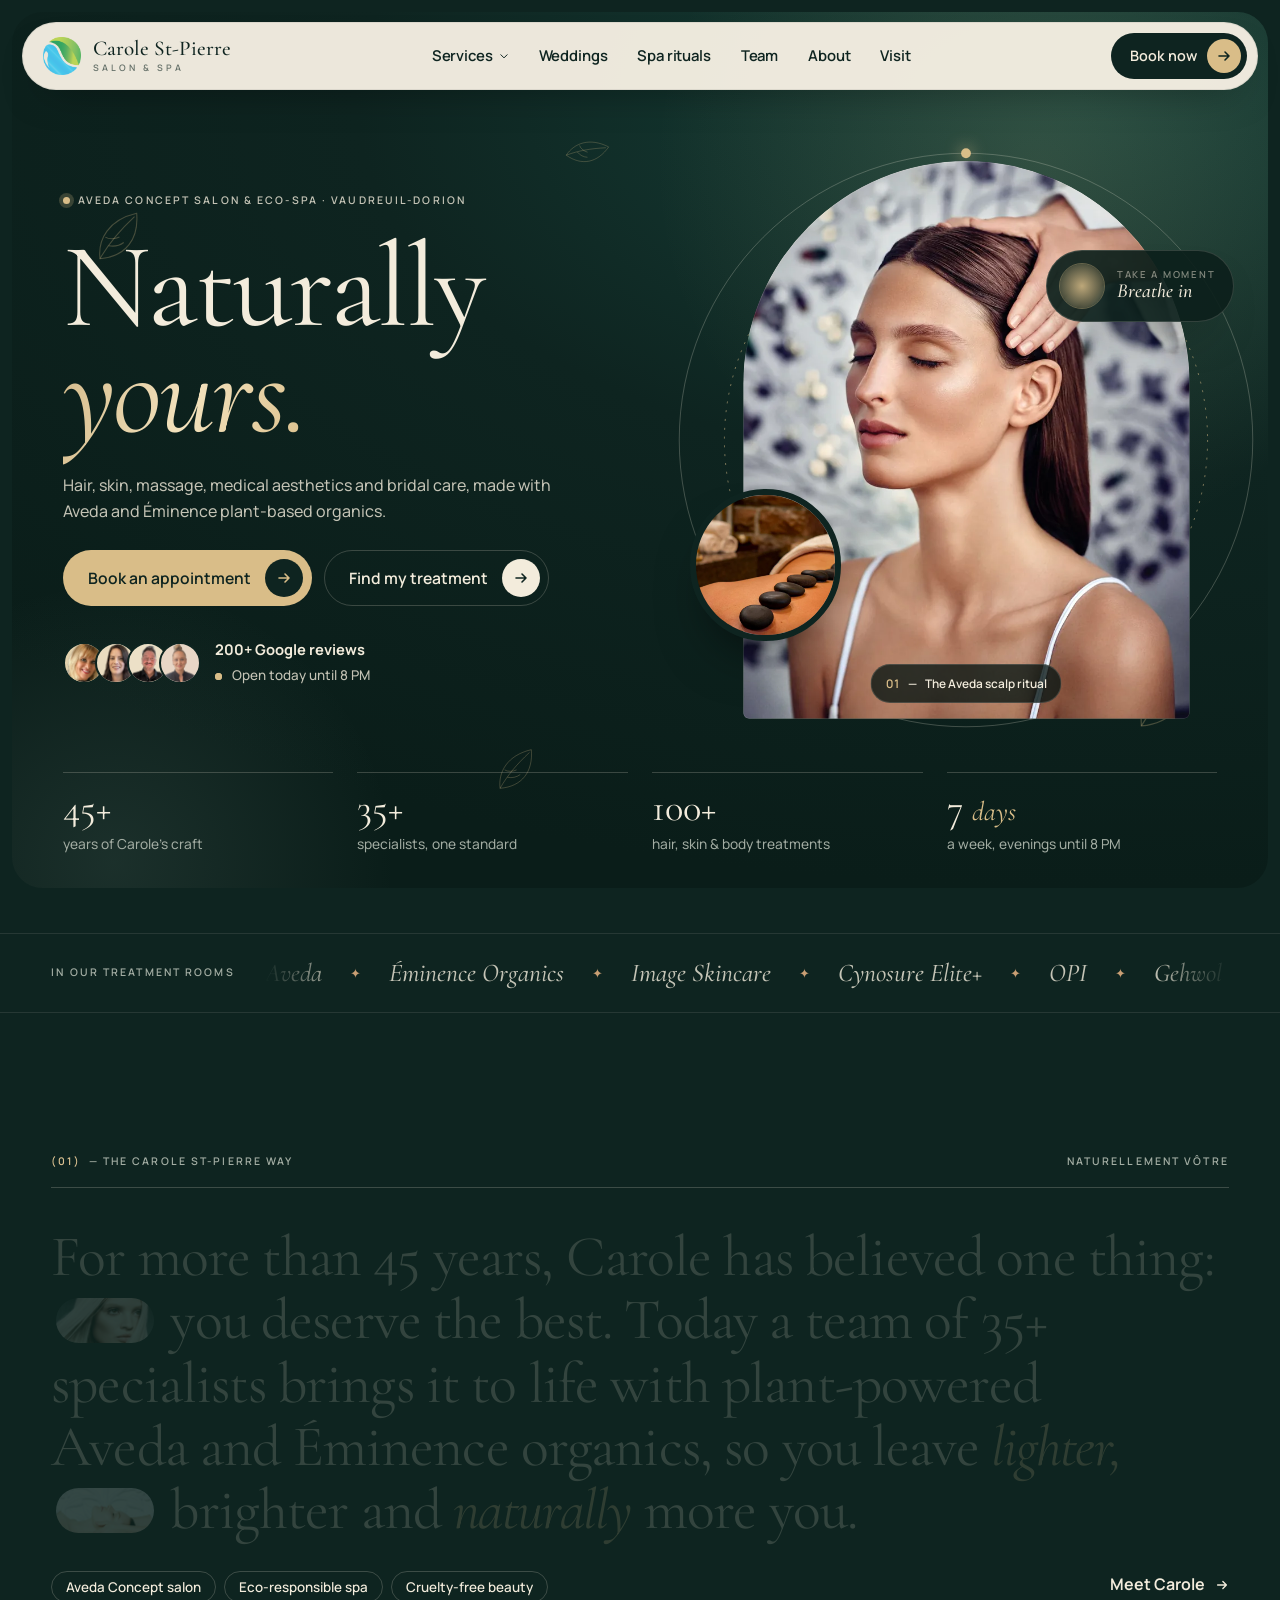
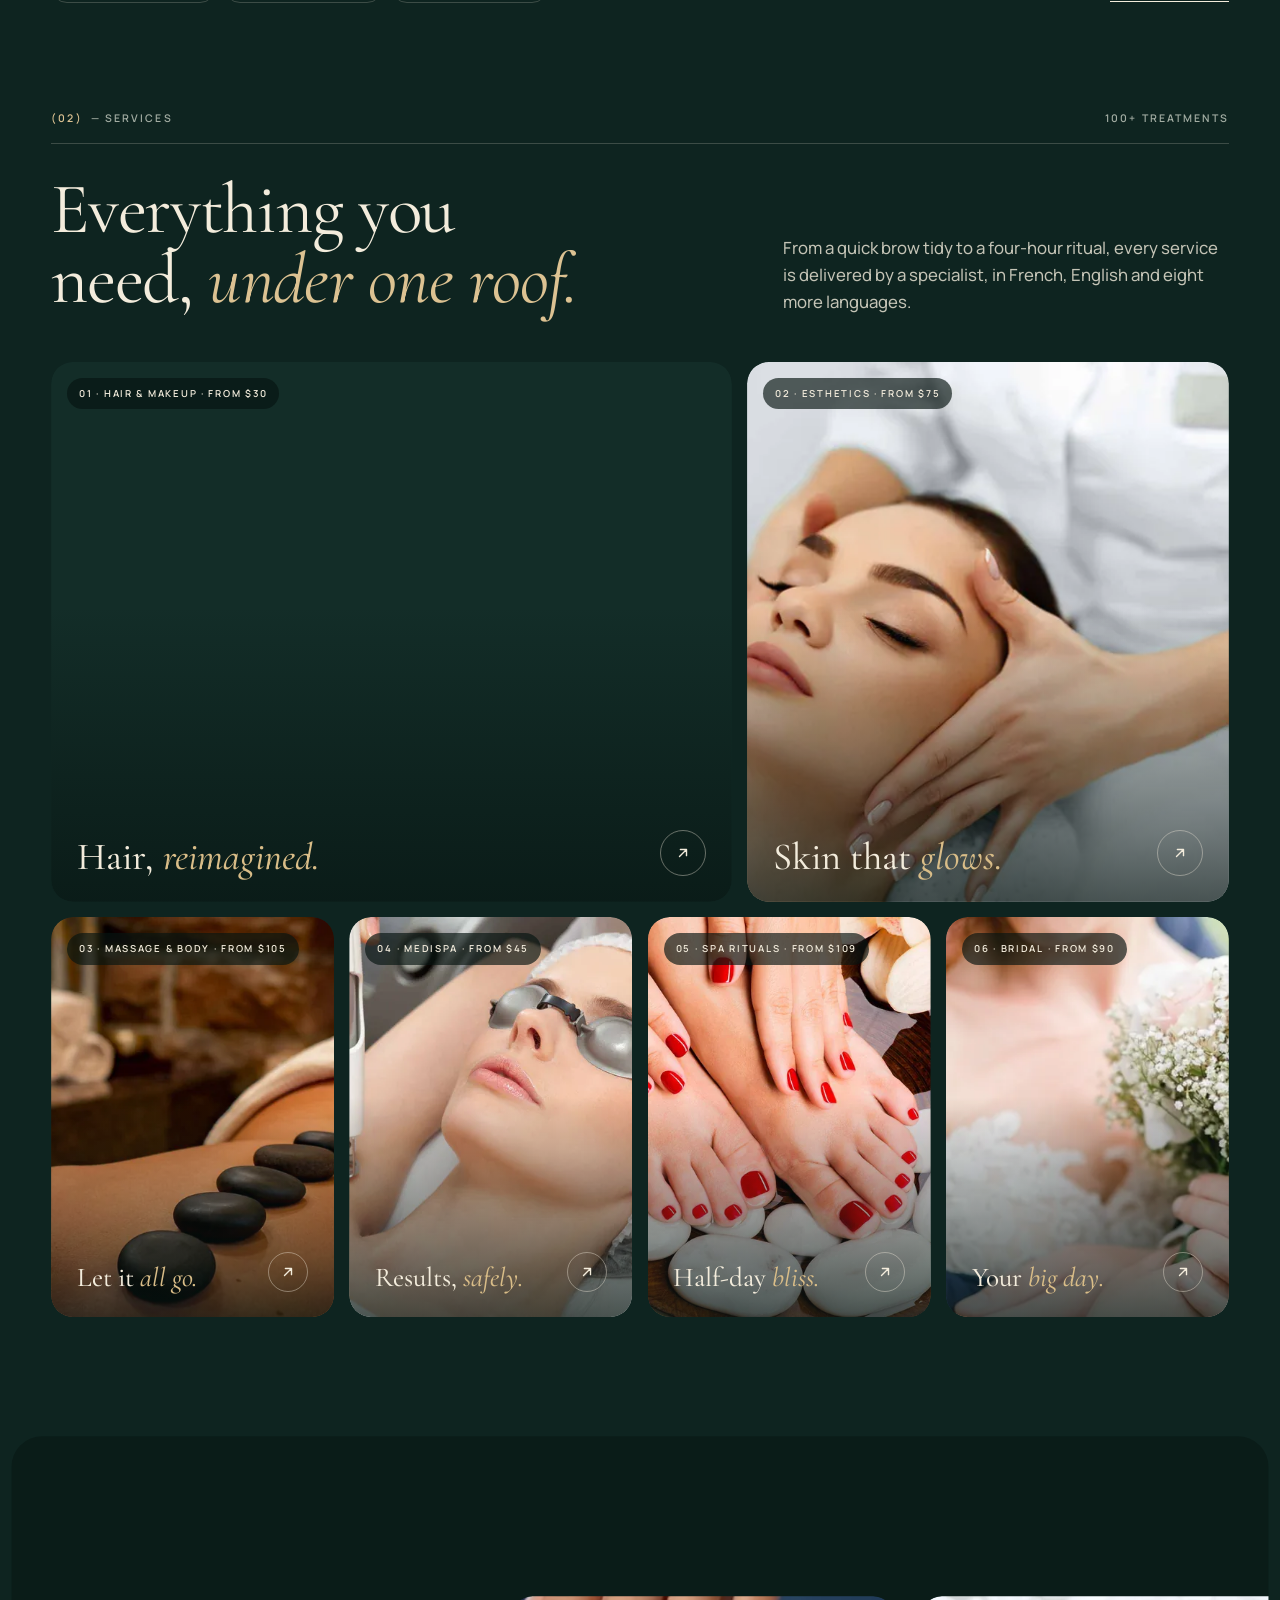
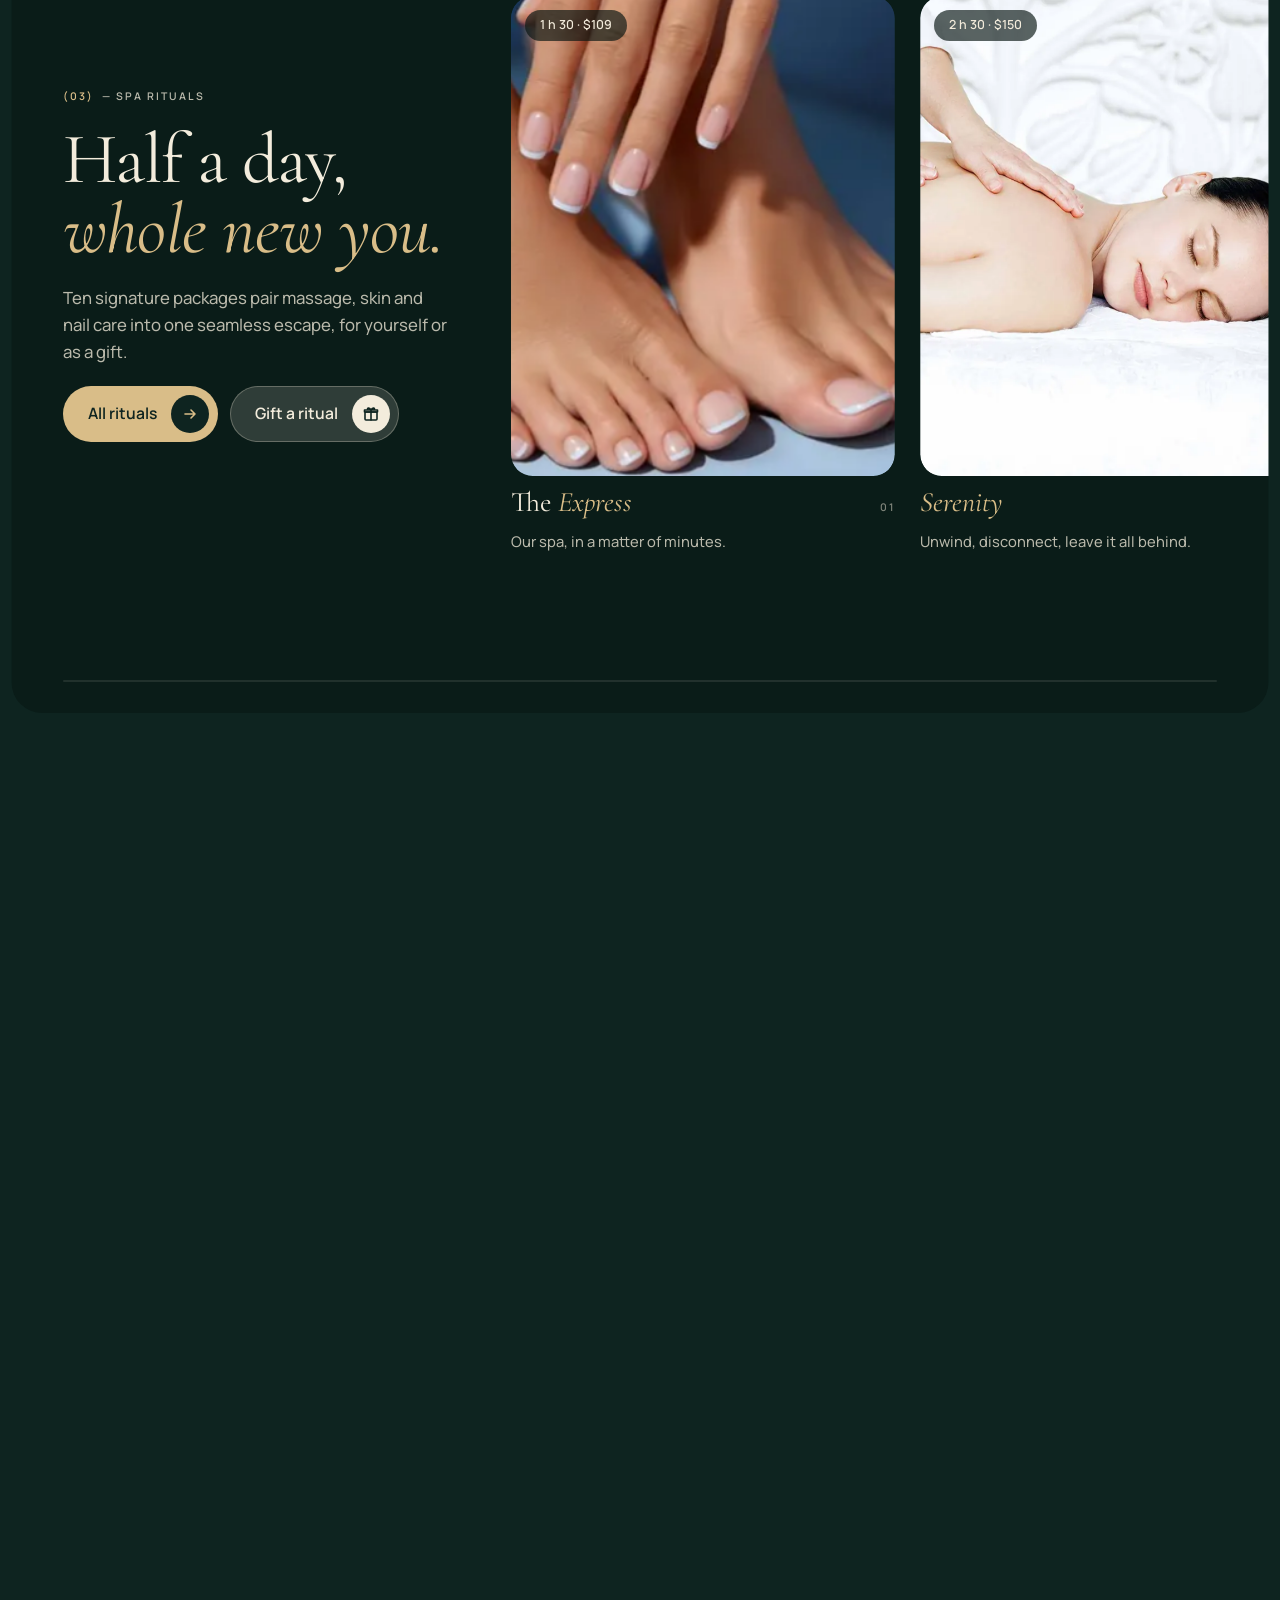
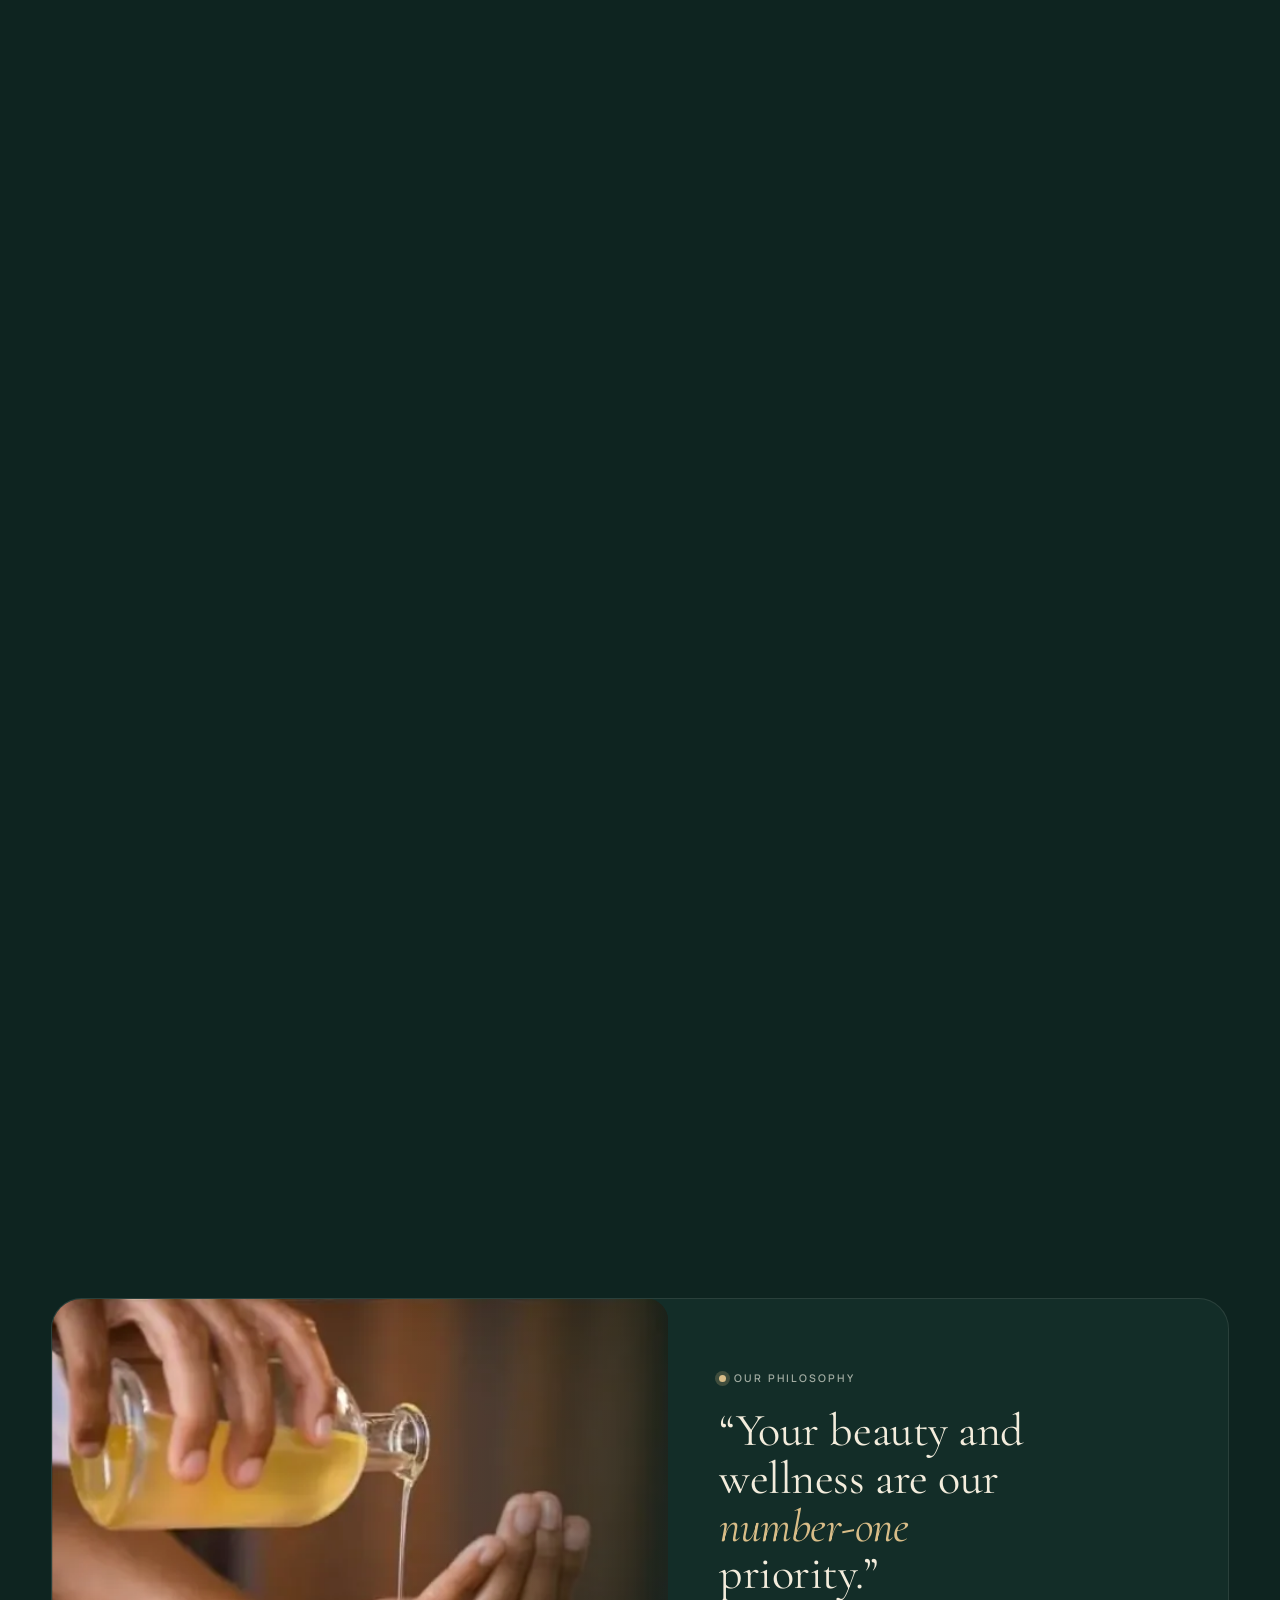
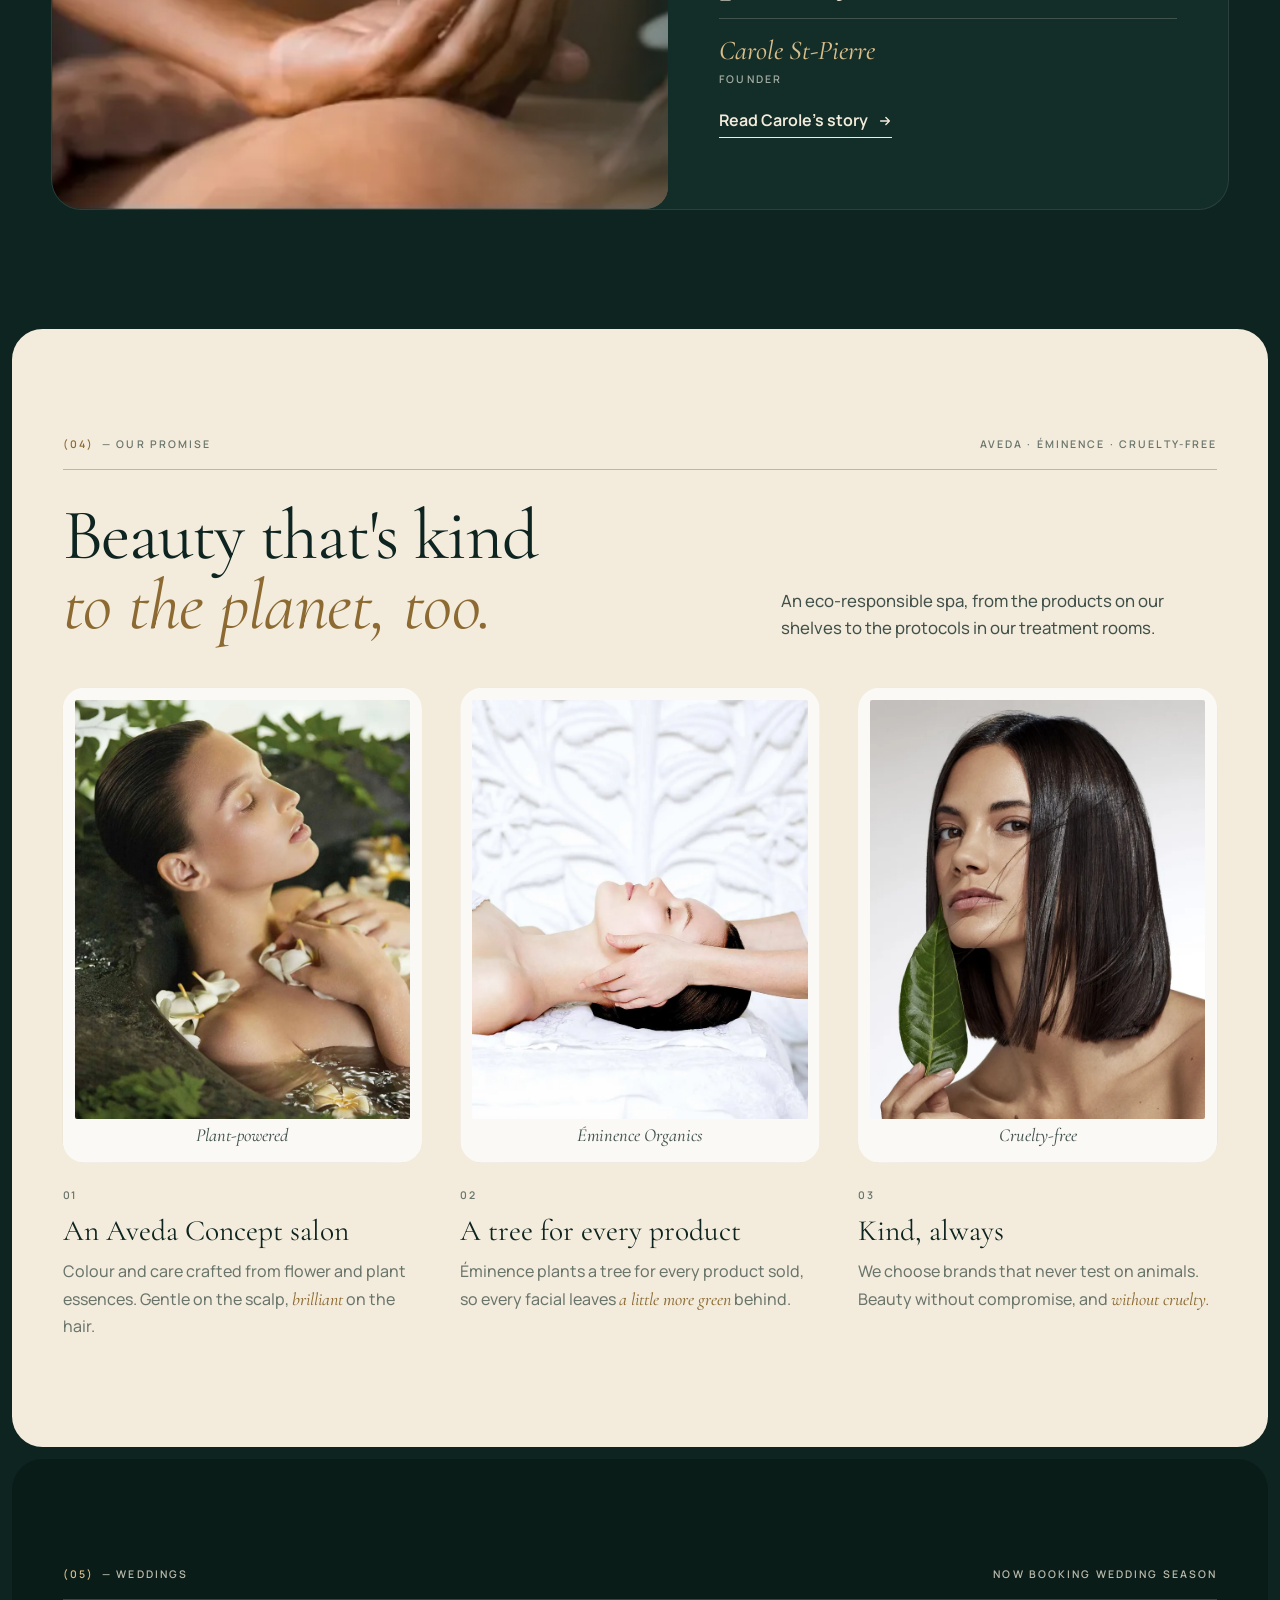
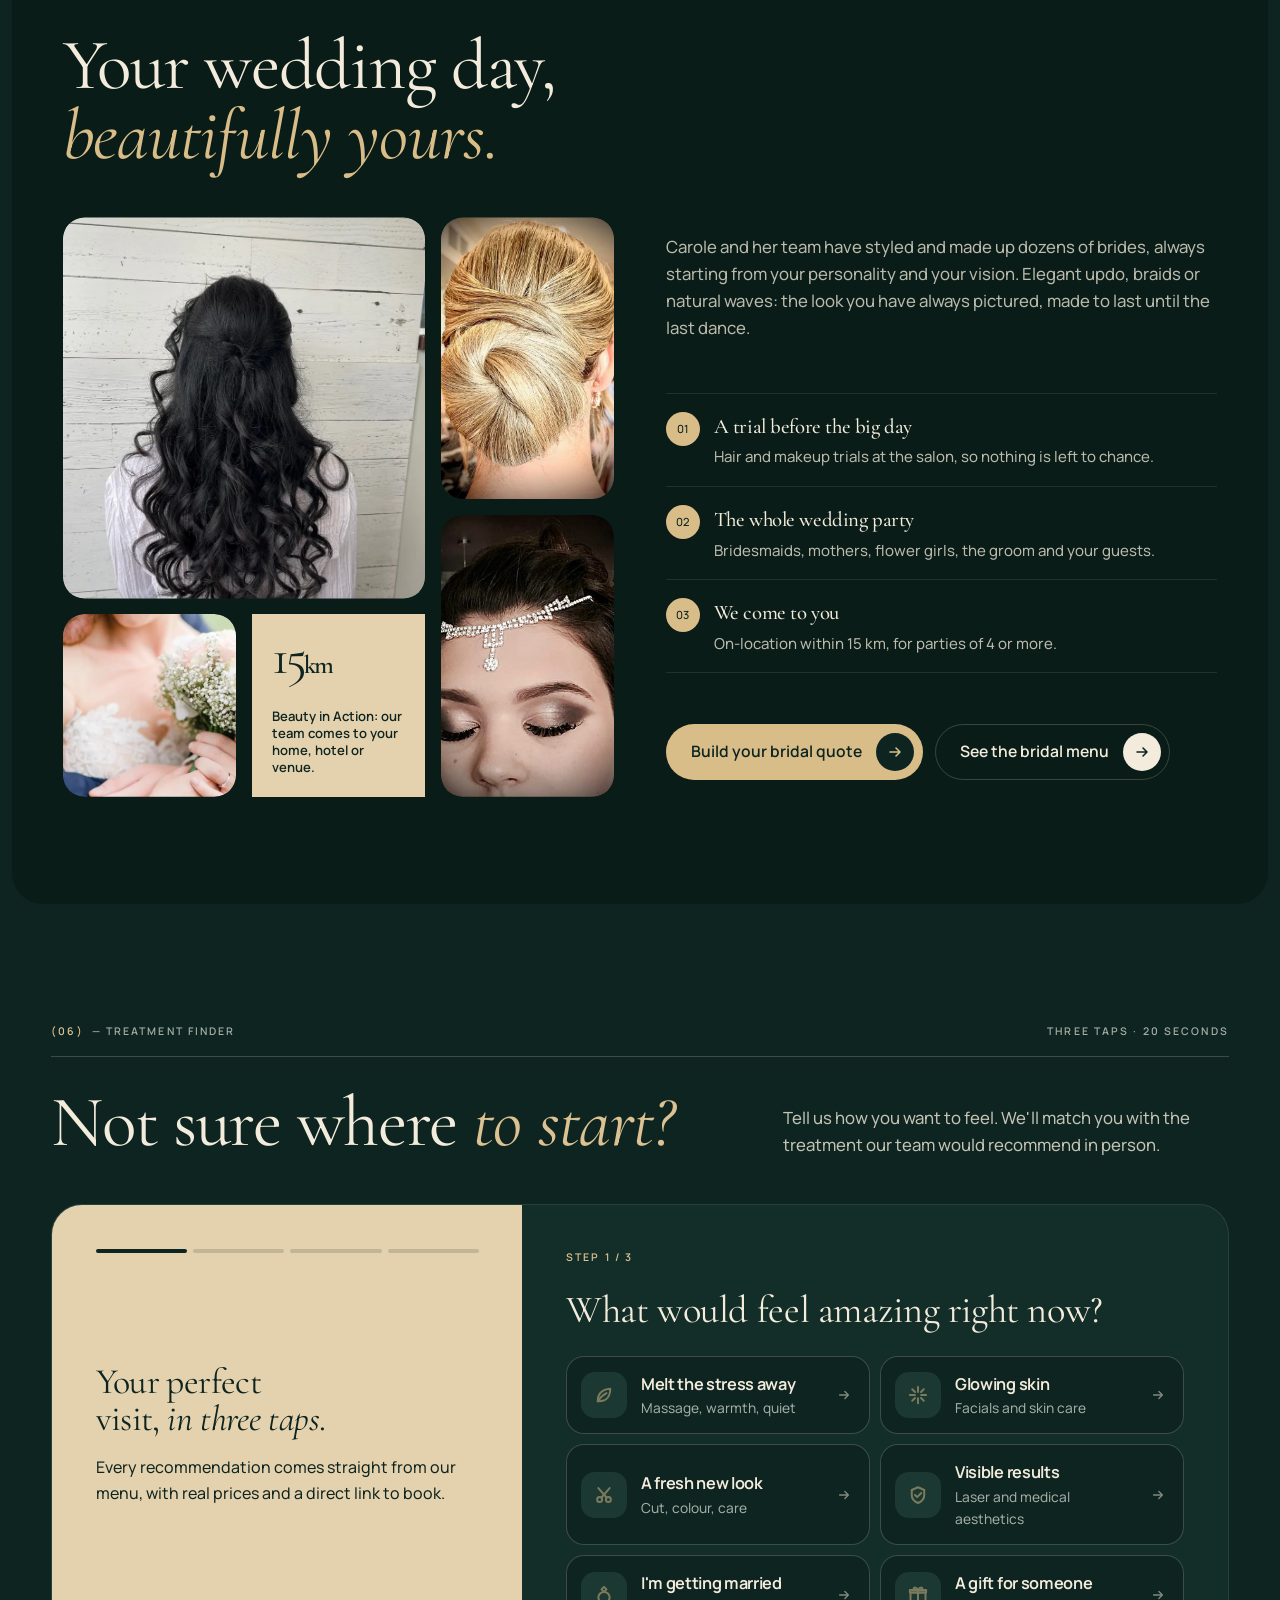
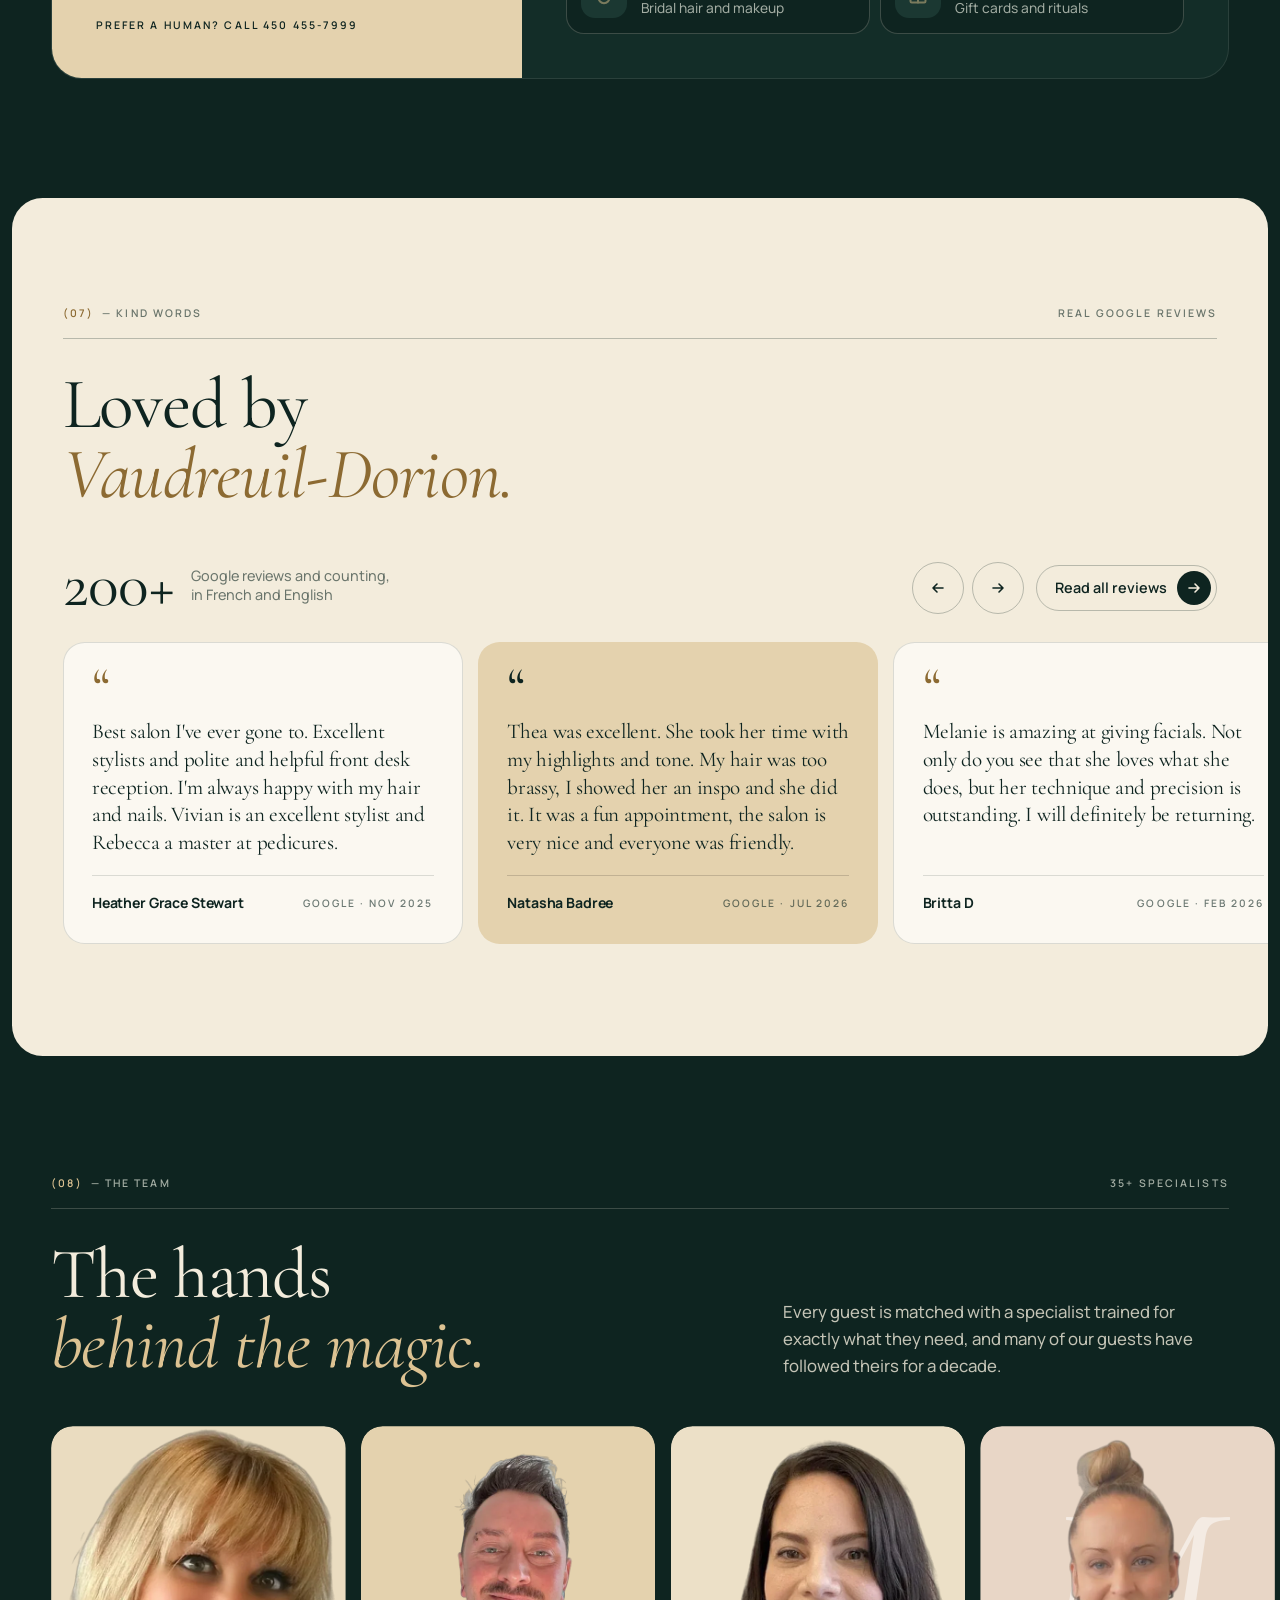
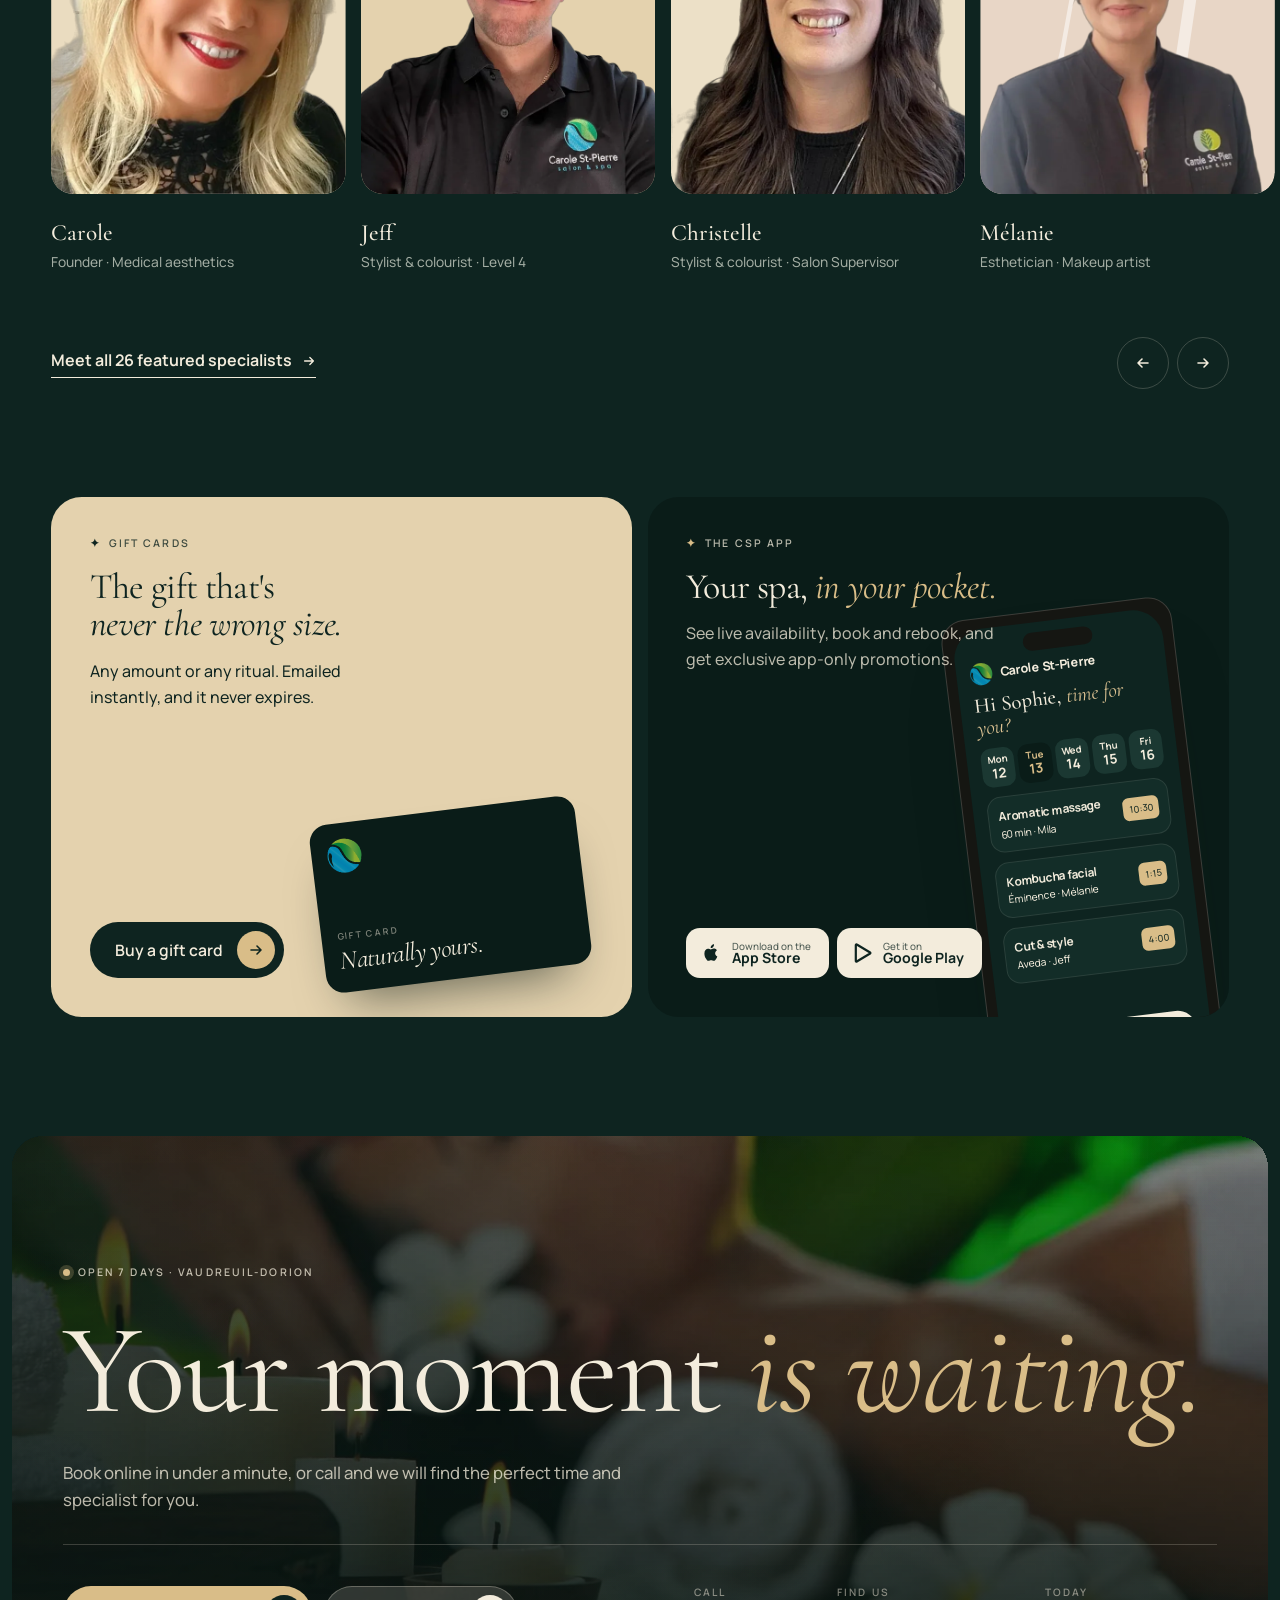
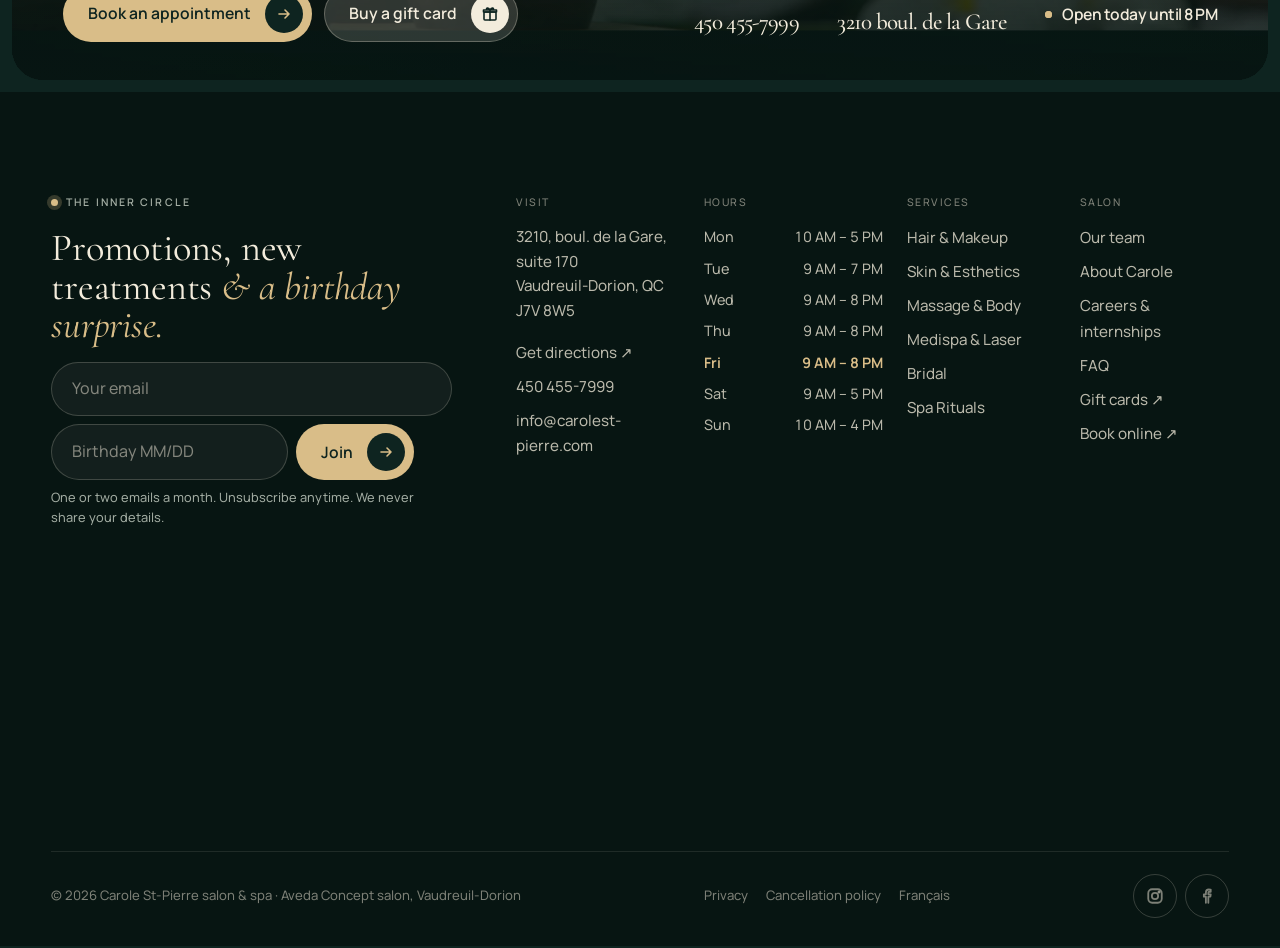
<file: index.html>
<!doctype html>
<html lang="en" class="no-js">
<head>
<meta charset="utf-8">
<meta name="viewport" content="width=device-width, initial-scale=1, viewport-fit=cover">
<title>Carole St-Pierre salon &amp; spa | Aveda hair salon &amp; spa in Vaudreuil-Dorion</title>
<meta name="description" content="Aveda Concept hair salon and eco-responsible spa in Vaudreuil-Dorion: hair, facials, massage, laser, medical aesthetics and bridal styling. Open 7 days. Book online.">
<link rel="canonical" href="https://www.carolest-pierre.com/">
<meta name="theme-color" content="#0e2420">
<meta property="og:type" content="website">
<meta property="og:title" content="Carole St-Pierre salon &amp; spa | Aveda hair salon &amp; spa in Vaudreuil-Dorion">
<meta property="og:description" content="Aveda Concept hair salon and eco-responsible spa in Vaudreuil-Dorion: hair, facials, massage, laser, medical aesthetics and bridal styling. Open 7 days. Book online.">
<meta property="og:image" content="https://www.carolest-pierre.com/assets/img/ritual-scalp.webp">
<meta property="og:locale" content="en_CA">
<meta name="twitter:card" content="summary_large_image">
<link rel="icon" href="favicon.png" type="image/png">
<link rel="apple-touch-icon" href="apple-touch-icon.png">
<link rel="preload" href="assets/fonts/manrope-normal-latin.woff2" as="font" type="font/woff2" crossorigin>
<link rel="preload" href="assets/fonts/cormorant-garamond-normal-latin.woff2" as="font" type="font/woff2" crossorigin>
<link rel="preload" href="assets/fonts/cormorant-garamond-italic-latin.woff2" as="font" type="font/woff2" crossorigin>
<link rel="stylesheet" href="assets/css/fonts.css?v=28b0ab2d">
<link rel="stylesheet" href="assets/css/main.css?v=dfe1f55d">
<script>document.documentElement.classList.replace("no-js","js");if("scrollRestoration"in history)history.scrollRestoration="manual";try{if(sessionStorage.getItem("csp-pt")==="1"&&!matchMedia("(prefers-reduced-motion: reduce)").matches)document.documentElement.classList.add("pt-enter")}catch(e){}</script>
<script type="application/ld+json">{"@context": "https://schema.org", "@type": ["BeautySalon", "DaySpa", "HairSalon"], "name": "Carole St-Pierre salon & spa", "url": "https://www.carolest-pierre.com", "telephone": "+1-450-455-7999", "email": "info@carolest-pierre.com", "image": "https://www.carolest-pierre.com/assets/img/ritual-scalp.webp", "logo": "https://www.carolest-pierre.com/assets/img/logo-mark.png", "priceRange": "$$", "address": {"@type": "PostalAddress", "streetAddress": "3210 boul. de la Gare, suite 170", "addressLocality": "Vaudreuil-Dorion", "addressRegion": "QC", "postalCode": "J7V 8W5", "addressCountry": "CA"}, "openingHoursSpecification": [{"@type": "OpeningHoursSpecification", "dayOfWeek": "Monday", "opens": "10:00", "closes": "17:00"}, {"@type": "OpeningHoursSpecification", "dayOfWeek": "Tuesday", "opens": "09:00", "closes": "19:00"}, {"@type": "OpeningHoursSpecification", "dayOfWeek": "Wednesday", "opens": "09:00", "closes": "20:00"}, {"@type": "OpeningHoursSpecification", "dayOfWeek": "Thursday", "opens": "09:00", "closes": "20:00"}, {"@type": "OpeningHoursSpecification", "dayOfWeek": "Friday", "opens": "09:00", "closes": "20:00"}, {"@type": "OpeningHoursSpecification", "dayOfWeek": "Saturday", "opens": "09:00", "closes": "17:00"}, {"@type": "OpeningHoursSpecification", "dayOfWeek": "Sunday", "opens": "10:00", "closes": "16:00"}], "sameAs": ["https://www.instagram.com/carolestpierre.salonspa/", "https://www.facebook.com/profile.php?id=61553709430803"], "founder": {"@type": "Person", "name": "Carole St-Pierre"}}</script>
<script type="speculationrules">{"prefetch":[{"where":{"and":[{"selector_matches":"a[href$='.html'], a[href*='.html#']"},{"not":{"selector_matches":"[target=_blank]"}}]},"eagerness":"moderate"}]}</script>
<script src="assets/vendor/gsap.min.js" defer></script>
<script src="assets/vendor/ScrollTrigger.min.js" defer></script>
<script src="assets/js/config.js?v=45bf815a" defer></script>
<script src="assets/js/main.js?v=cb406834" defer></script>
</head>
<body>
<a class="skip-link" href="#main">Skip to content</a>
<div class="pt" aria-hidden="true"><div class="pt-in"><img src="assets/img/logo-mark.png" alt="" width="52" height="52"><p class="pt-name">Carole St-Pierre</p><p class="pt-to"><span data-pt-to>Home</span></p><span class="pt-line"><b></b></span></div></div>
<div class="loader" aria-hidden="true"><span class="loader-glow"></span><div class="loader-inner"><div class="loader-mark"><svg class="loader-ring" viewBox="0 0 120 120"><circle class="track" cx="60" cy="60" r="56"/><circle class="prog" cx="60" cy="60" r="56" pathLength="100"/></svg><img src="assets/img/logo-mark.png" alt="" width="56" height="56"></div><p class="loader-name"><span style="--i:0">C</span><span style="--i:1">a</span><span style="--i:2">r</span><span style="--i:3">o</span><span style="--i:4">l</span><span style="--i:5">e</span><span style="--i:6">&nbsp;</span><span style="--i:7">S</span><span style="--i:8">t</span><span style="--i:9">-</span><span style="--i:10">P</span><span style="--i:11">i</span><span style="--i:12">e</span><span style="--i:13">r</span><span style="--i:14">r</span><span style="--i:15">e</span></p><p class="loader-sub">salon &amp; spa <i>✦</i> naturellement vôtre</p></div><div class="loader-foot"><span>Vaudreuil-Dorion</span><span class="loader-line"><b></b></span><span class="count">0%</span></div></div>
<header class="site-header" data-tone="dark">
  <nav class="nav-bar" aria-label="Main">
    <a class="brand" href="index.html" aria-label="Carole St-Pierre salon &amp; spa, home">
      <img src="assets/img/logo-mark.png" width="38" height="38" alt="">
      <span class="brand-text"><span class="brand-name">Carole St-Pierre</span><span class="brand-sub">salon &amp; spa</span></span>
    </a>
    <ul class="nav-links" role="list">
      <li class="has-drop"><button type="button" aria-expanded="false" aria-haspopup="true">Services <svg class="" viewBox="0 0 16 16" fill="none" stroke="currentColor" stroke-width="1.6" stroke-linecap="round" stroke-linejoin="round" aria-hidden="true"><path d="m3 6 5 5 5-5"/></svg></button>
        <ul class="drop" role="list"><li><a href="hair.html"><img src="assets/img/aveda-bob.webp" width="500" height="633" alt="" loading="lazy" decoding="async"><div><strong>Hair &amp; Makeup</strong><span>Aveda cuts, colour, treatments</span></div></a></li><li><a href="skin.html"><img src="assets/img/facial-white.webp" srcset="assets/img/facial-white-800.webp 800w, assets/img/facial-white.webp 1200w" sizes="64px" width="1200" height="1600" alt="" loading="lazy" decoding="async"><div><strong>Skin &amp; Esthetics</strong><span>Facials, nails, lashes, waxing</span></div></a></li><li><a href="massage.html"><img src="assets/img/massage-hands.webp" srcset="assets/img/massage-hands-800.webp 800w, assets/img/massage-hands.webp 1024w" sizes="64px" width="1024" height="512" alt="" loading="lazy" decoding="async"><div><strong>Massage &amp; Body</strong><span>15+ techniques, wraps, balneo</span></div></a></li><li><a href="medispa.html"><img src="assets/img/laser.webp" srcset="assets/img/laser-800.webp 800w, assets/img/laser.webp 1600w" sizes="64px" width="1600" height="1067" alt="" loading="lazy" decoding="async"><div><strong>Medispa &amp; Laser</strong><span>Laser, mesotherapy, peels</span></div></a></li><li><a href="weddings.html"><img src="assets/img/bridal-updo.webp" width="600" height="890" alt="" loading="lazy" decoding="async"><div><strong>Bridal</strong><span>Trials, parties, on-location</span></div></a></li><li><a href="rituals.html"><img src="assets/img/hot-stones.webp" srcset="assets/img/hot-stones-800.webp 800w, assets/img/hot-stones.webp 1600w" sizes="64px" width="1600" height="1067" alt="" loading="lazy" decoding="async"><div><strong>Spa Rituals</strong><span>Half-day &amp; full-day packages</span></div></a></li>
          <li class="drop-foot"><span class="muted">100+ treatments, open 7 days</span><a href="https://carolestpierre.zenoti.com/webstoreNew/services" target="_blank" rel="noopener">Book online →</a></li>
        </ul>
      </li>
      <li><a href="weddings.html">Weddings</a></li><li><a href="rituals.html">Spa rituals</a></li><li><a href="team.html">Team</a></li><li><a href="about.html">About</a></li><li><a href="visit.html">Visit</a></li>
    </ul>
    <div class="nav-actions">
      <a class="nav-phone" href="tel:+14504557999">450 455-7999</a>
      <span class="nav-book"><a class="btn btn--lime btn--sm" href="https://carolestpierre.zenoti.com/webstoreNew/services" target="_blank" rel="noopener">Book now <span class="ic"><svg class="" viewBox="0 0 16 16" fill="none" stroke="currentColor" stroke-width="1.6" stroke-linecap="round" stroke-linejoin="round" aria-hidden="true"><path d="M3 8h10M9 4l4 4-4 4"/></svg></span></a><a class="nav-book-sm" href="https://carolestpierre.zenoti.com/webstoreNew/services" target="_blank" rel="noopener">Book</a></span>
      <button class="menu-toggle" type="button" aria-expanded="false" aria-controls="menu">Menu <span class="bars"><i></i><i></i></span></button>
    </div>
  </nav>
</header>
<div class="menu" id="menu" aria-hidden="true" role="dialog" aria-modal="true" aria-label="Site menu">
  <div class="menu-top">
    <a class="brand" href="index.html"><img src="assets/img/logo-mark.png" width="38" height="38" alt=""><span class="brand-text"><span class="brand-name">Carole St-Pierre</span><span class="brand-sub">salon &amp; spa</span></span></a>
    <button class="menu-close" type="button" aria-label="Close menu"><svg class="" viewBox="0 0 16 16" fill="none" stroke="currentColor" stroke-width="1.6" stroke-linecap="round" stroke-linejoin="round" aria-hidden="true"><path d="m4 4 8 8M12 4l-8 8"/></svg></button>
  </div>
  <div class="menu-body">
    <nav class="menu-list" aria-label="Menu">
      <div class="menu-item menu-acc">
        <button type="button" class="menu-link" aria-expanded="false" aria-controls="menu-services"><span>Services</span><span class="menu-plus" aria-hidden="true"></span></button>
        <div class="menu-acc-panel" id="menu-services"><ul role="list"><li><a href="hair.html"><span>Hair &amp; Makeup</span><small>Aveda cuts, colour, treatments</small></a></li><li><a href="skin.html"><span>Skin &amp; Esthetics</span><small>Facials, nails, lashes, waxing</small></a></li><li><a href="massage.html"><span>Massage &amp; Body</span><small>15+ techniques, wraps, balneo</small></a></li><li><a href="medispa.html"><span>Medispa &amp; Laser</span><small>Laser, mesotherapy, peels</small></a></li></ul></div>
      </div>
      <div class="menu-item"><a class="menu-link" href="weddings.html"><span>Weddings</span><svg class="" viewBox="0 0 16 16" fill="none" stroke="currentColor" stroke-width="1.6" stroke-linecap="round" stroke-linejoin="round" aria-hidden="true"><path d="M3 8h10M9 4l4 4-4 4"/></svg></a></div><div class="menu-item"><a class="menu-link" href="rituals.html"><span>Spa rituals</span><svg class="" viewBox="0 0 16 16" fill="none" stroke="currentColor" stroke-width="1.6" stroke-linecap="round" stroke-linejoin="round" aria-hidden="true"><path d="M3 8h10M9 4l4 4-4 4"/></svg></a></div><div class="menu-item"><a class="menu-link" href="team.html"><span>The team</span><svg class="" viewBox="0 0 16 16" fill="none" stroke="currentColor" stroke-width="1.6" stroke-linecap="round" stroke-linejoin="round" aria-hidden="true"><path d="M3 8h10M9 4l4 4-4 4"/></svg></a></div><div class="menu-item"><a class="menu-link" href="about.html"><span>About Carole</span><svg class="" viewBox="0 0 16 16" fill="none" stroke="currentColor" stroke-width="1.6" stroke-linecap="round" stroke-linejoin="round" aria-hidden="true"><path d="M3 8h10M9 4l4 4-4 4"/></svg></a></div><div class="menu-item"><a class="menu-link" href="visit.html"><span>Visit &amp; FAQ</span><svg class="" viewBox="0 0 16 16" fill="none" stroke="currentColor" stroke-width="1.6" stroke-linecap="round" stroke-linejoin="round" aria-hidden="true"><path d="M3 8h10M9 4l4 4-4 4"/></svg></a></div>
    </nav>
    <div class="menu-foot">
      <a class="btn btn--lime" href="https://carolestpierre.zenoti.com/webstoreNew/services" target="_blank" rel="noopener">Book an appointment <span class="ic"><svg class="" viewBox="0 0 16 16" fill="none" stroke="currentColor" stroke-width="1.6" stroke-linecap="round" stroke-linejoin="round" aria-hidden="true"><path d="M3 8h10M9 4l4 4-4 4"/></svg></span></a>
      <div class="menu-meta"><a href="tel:+14504557999"><svg class="" viewBox="0 0 16 16" fill="none" stroke="currentColor" stroke-width="1.6" stroke-linecap="round" stroke-linejoin="round" aria-hidden="true"><path d="M5.5 2.5 3 3c-.5 4.5 4.5 10.5 10 10l.5-2.5-3-1.5-1.5 1.5C7 9.5 6.5 9 5.5 7l1.5-1.5z"/></svg> 450 455-7999</a><span class="status" data-open-status="short"></span></div>
    </div>
  </div>
</div>
<main id="main">
<section class="frame hx hx--home grain" data-hx>
  <div class="hx-bg" aria-hidden="true"><span class="hx-glow hx-glow--a"></span><span class="hx-glow hx-glow--b"></span><svg class="leaf leaf--1" viewBox="0 0 50 50" fill="none" stroke="currentColor" stroke-width="1" aria-hidden="true"><path d="M12 46C10 28 20 10 46 4c2 24-10 40-34 42Z"/><path d="M12 46C20 32 30 20 44 7"/><path d="M20 34c5 1 10 0 14-3M17 26c3 2 9 2 13 0"/></svg><svg class="leaf leaf--2" viewBox="0 0 50 50" fill="none" stroke="currentColor" stroke-width="1" aria-hidden="true"><path d="M12 46C10 28 20 10 46 4c2 24-10 40-34 42Z"/><path d="M12 46C20 32 30 20 44 7"/><path d="M20 34c5 1 10 0 14-3M17 26c3 2 9 2 13 0"/></svg><svg class="leaf leaf--3" viewBox="0 0 50 50" fill="none" stroke="currentColor" stroke-width="1" aria-hidden="true"><path d="M12 46C10 28 20 10 46 4c2 24-10 40-34 42Z"/><path d="M12 46C20 32 30 20 44 7"/><path d="M20 34c5 1 10 0 14-3M17 26c3 2 9 2 13 0"/></svg><svg class="leaf leaf--4" viewBox="0 0 50 50" fill="none" stroke="currentColor" stroke-width="1" aria-hidden="true"><path d="M12 46C10 28 20 10 46 4c2 24-10 40-34 42Z"/><path d="M12 46C20 32 30 20 44 7"/><path d="M20 34c5 1 10 0 14-3M17 26c3 2 9 2 13 0"/></svg></div>
  <div class="hx-inner">
    <div class="hx-copy">
      <span class="eyebrow" data-reveal="fade"><span class="dot"></span> Aveda Concept salon &amp; eco-spa · Vaudreuil-Dorion</span>
      <h1 class="hx-title" data-split><span class="ln">Naturally</span><span class="ln"><em>yours.</em></span></h1>
      <p class="hx-lead" data-reveal style="--d:.5s">Hair, skin, massage, medical aesthetics and bridal care, made with Aveda and Éminence plant-based organics.</p>
      <div class="btn-row" data-reveal style="--d:.6s"><a class="btn btn--lime" href="https://carolestpierre.zenoti.com/webstoreNew/services" target="_blank" rel="noopener">Book an appointment <span class="ic"><svg class="" viewBox="0 0 16 16" fill="none" stroke="currentColor" stroke-width="1.6" stroke-linecap="round" stroke-linejoin="round" aria-hidden="true"><path d="M3 8h10M9 4l4 4-4 4"/></svg></span></a><a class="btn btn--ghost" href="#finder">Find my treatment <span class="ic"><svg class="" viewBox="0 0 16 16" fill="none" stroke="currentColor" stroke-width="1.6" stroke-linecap="round" stroke-linejoin="round" aria-hidden="true"><path d="M3 8h10M9 4l4 4-4 4"/></svg></span></a></div>
      <div class="hx-proof" data-reveal style="--d:.7s"><span class="avs"><span class="av" style="--bd:var(--sage)"><img src="assets/img/cut/team-carole.webp" width="640" height="800" alt="" loading="lazy" decoding="async"></span><span class="av" style="--bd:var(--sand-soft)"><img src="assets/img/cut/team-christelle.webp" width="640" height="800" alt="" loading="lazy" decoding="async"></span><span class="av" style="--bd:var(--sage-soft)"><img src="assets/img/cut/team-jeff.webp" width="640" height="800" alt="" loading="lazy" decoding="async"></span><span class="av" style="--bd:var(--blush)"><img src="assets/img/cut/team-melanie.webp" width="640" height="800" alt="" loading="lazy" decoding="async"></span></span><span><strong>200+ Google reviews</strong><span class="status" data-open-status="short"></span></span></div>
    </div>
    <div class="hx-art" data-hx-art>
      <div class="hx-rings" aria-hidden="true"><svg viewBox="0 0 600 600"><circle class="r1" cx="300" cy="300" r="292"/><circle class="r3" cx="300" cy="300" r="200"/></svg><svg class="hx-spin hx-spin--r2" viewBox="0 0 600 600"><circle class="r2" cx="300" cy="300" r="246"/></svg><svg class="hx-spin hx-spin--orbit" viewBox="0 0 600 600"><g class="orbit"><circle cx="300" cy="8" r="5"/></g></svg></div>
      <div class="hx-arch" data-depth="-10"><figure class="hx-slide is-active" data-caption="The Aveda scalp ritual"><img src="assets/img/ritual-scalp.webp" srcset="assets/img/ritual-scalp-800.webp 800w, assets/img/ritual-scalp.webp 1500w" sizes="(min-width: 1000px) 34vw, 78vw" width="1500" height="2001" alt="" fetchpriority="high" style="object-position:50% 28%"></figure><figure class="hx-slide" data-caption="Botanical Repair™"><img src="assets/img/botanical-leaf.webp" srcset="assets/img/botanical-leaf-800.webp 800w, assets/img/botanical-leaf.webp 1400w" sizes="(min-width: 1000px) 34vw, 78vw" width="1400" height="1750" alt="" loading="lazy" decoding="async" style="object-position:50% 35%"></figure><figure class="hx-slide" data-caption="Pure flower essences"><img src="assets/img/aveda-blossom.webp" srcset="assets/img/aveda-blossom-800.webp 800w, assets/img/aveda-blossom.webp 1067w" sizes="(min-width: 1000px) 34vw, 78vw" width="1067" height="1600" alt="" loading="lazy" decoding="async" style="object-position:50% 30%"></figure><span class="hx-cap"><span data-hx-n>01</span> — <span data-hx-cap>The Aveda scalp ritual</span></span></div>
      <figure class="hx-orb" data-depth="18"><img src="assets/img/hot-stones.webp" srcset="assets/img/hot-stones-800.webp 800w, assets/img/hot-stones.webp 1600w" sizes="200px" width="1600" height="1067" alt="" loading="lazy" decoding="async"></figure>
      <div class="hx-breath" aria-hidden="true"><span class="hx-breath-ring"><i></i></span><span class="hx-breath-txt"><small>Take a moment</small><strong data-breath>Breathe in</strong></span></div>
    </div>
  </div>
  <div class="hx-foot" data-stagger>
    <div data-reveal><strong><span data-count="45">45</span>+</strong><span>years of Carole's craft</span></div>
    <div data-reveal><strong><span data-count="35">35</span>+</strong><span>specialists, one standard</span></div>
    <div data-reveal><strong><span data-count="100">100</span>+</strong><span>hair, skin &amp; body treatments</span></div>
    <div data-reveal><strong>7 <em>days</em></strong><span>a week, evenings until 8 PM</span></div>
  </div>
</section>
<section class="partners" aria-label="Brands we work with">
  <div class="container partners-in">
    <span class="eyebrow">In our treatment rooms</span>
    <div class="partners-mask"><div class="partners-track"><span>Aveda</span><i aria-hidden="true">✦</i><span>Éminence Organics</span><i aria-hidden="true">✦</i><span>Image Skincare</span><i aria-hidden="true">✦</i><span>Cynosure Elite+</span><i aria-hidden="true">✦</i><span>OPI</span><i aria-hidden="true">✦</i><span>Gehwol</span><i aria-hidden="true">✦</i><span>COOLA</span><i aria-hidden="true">✦</i><span>Cuccio</span><i aria-hidden="true">✦</i><span>Aveda</span><i aria-hidden="true">✦</i><span>Éminence Organics</span><i aria-hidden="true">✦</i><span>Image Skincare</span><i aria-hidden="true">✦</i><span>Cynosure Elite+</span><i aria-hidden="true">✦</i><span>OPI</span><i aria-hidden="true">✦</i><span>Gehwol</span><i aria-hidden="true">✦</i><span>COOLA</span><i aria-hidden="true">✦</i><span>Cuccio</span><i aria-hidden="true">✦</i></div></div>
  </div>
</section>
<section class="section">
  <div class="container">
    <div class="sec-rule" data-reveal="fade" style="margin-bottom:clamp(28px,3vw,44px)"><span class="eyebrow"><span class="num">(01)</span> — The Carole St-Pierre way</span><span class="eyebrow hide-sm">Naturellement vôtre</span></div>
    <p class="statement" data-scrub-words>For more than 45 years, Carole has believed one thing: <span class="pill-img "><img src="assets/img/platinum.webp" srcset="assets/img/platinum-800.webp 800w, assets/img/platinum.webp 1080w" sizes="120px" width="1080" height="1350" alt="" loading="lazy" decoding="async"></span> you deserve the best. Today a team of 35+ specialists brings it to life with plant-powered <span class="pill-img round"><img src="assets/img/hand-cream.webp" width="640" height="640" alt="" loading="lazy" decoding="async"></span> Aveda and Éminence organics, so you leave <em>lighter,</em> <span class="pill-img "><img src="assets/img/facial-white-2.webp" srcset="assets/img/facial-white-2-800.webp 800w, assets/img/facial-white-2.webp 1200w" sizes="120px" width="1200" height="1600" alt="" loading="lazy" decoding="async"></span> brighter and <em>naturally</em> more you.</p>
    <div class="statement-foot mt-m" data-reveal><span class="chips"><span class="chip">Aveda Concept salon</span><span class="chip">Eco-responsible spa</span><span class="chip">Cruelty-free beauty</span></span><a class="link-arrow" href="about.html">Meet Carole <svg class="" viewBox="0 0 16 16" fill="none" stroke="currentColor" stroke-width="1.6" stroke-linecap="round" stroke-linejoin="round" aria-hidden="true"><path d="M3 8h10M9 4l4 4-4 4"/></svg></a></div>
  </div>
</section>
<section class="section section--flush-top" id="services">
  <div class="container">
    <div class="sec-head">
  <div class="sec-rule" data-reveal="fade"><span class="eyebrow"><span class="num">(02)</span> — Services</span><span class="eyebrow hide-sm">100+ treatments</span></div>
  <div class="sec-title"><h2 class="h2" data-split>Everything you need, <em class='accent'>under one roof.</em></h2><p class="lead" data-reveal>From a quick brow tidy to a four-hour ritual, every service is delivered by a specialist, in French, English and eight more languages.</p></div>
</div>
    <div class="bento2" data-stagger>
      <a class="bx bx-photo bx-a" href="hair.html" data-reveal><img src="assets/img/hair-styling.webp" srcset="assets/img/hair-styling-800.webp 800w, assets/img/hair-styling.webp 1700w" sizes="(min-width: 1100px) 55vw, 100vw" width="1700" height="1107" alt="" loading="lazy" decoding="async"><span class="bx-chip">01 · Hair &amp; makeup · From $30</span><span class="bx-cap"><span class="bx-title">Hair, <em>reimagined.</em></span><span class="bx-go"><svg class="" viewBox="0 0 16 16" fill="none" stroke="currentColor" stroke-width="1.6" stroke-linecap="round" stroke-linejoin="round" aria-hidden="true"><path d="M4 12 12 4M5 4h7v7"/></svg></span></span></a>
      <a class="bx bx-photo bx-b" href="skin.html" data-reveal><img src="assets/img/facial-hands.webp" srcset="assets/img/facial-hands-800.webp 800w, assets/img/facial-hands.webp 1600w" sizes="(min-width: 1100px) 40vw, 100vw" width="1600" height="1067" alt="" loading="lazy" decoding="async"><span class="bx-chip">02 · Esthetics · From $75</span><span class="bx-cap"><span class="bx-title">Skin that <em>glows.</em></span><span class="bx-go"><svg class="" viewBox="0 0 16 16" fill="none" stroke="currentColor" stroke-width="1.6" stroke-linecap="round" stroke-linejoin="round" aria-hidden="true"><path d="M4 12 12 4M5 4h7v7"/></svg></span></span></a>
      <a class="bx bx-photo bx-c" href="massage.html" data-reveal><img src="assets/img/hot-stones.webp" srcset="assets/img/hot-stones-800.webp 800w, assets/img/hot-stones.webp 1600w" sizes="(min-width: 1100px) 25vw, (min-width: 720px) 50vw, 100vw" width="1600" height="1067" alt="" loading="lazy" decoding="async"><span class="bx-chip">03 · Massage &amp; body · From $105</span><span class="bx-cap"><span class="bx-title">Let it <em>all go.</em></span><span class="bx-go"><svg class="" viewBox="0 0 16 16" fill="none" stroke="currentColor" stroke-width="1.6" stroke-linecap="round" stroke-linejoin="round" aria-hidden="true"><path d="M4 12 12 4M5 4h7v7"/></svg></span></span></a>
      <a class="bx bx-photo bx-d" href="medispa.html" data-reveal><img src="assets/img/laser.webp" srcset="assets/img/laser-800.webp 800w, assets/img/laser.webp 1600w" sizes="(min-width: 1100px) 25vw, (min-width: 720px) 50vw, 100vw" width="1600" height="1067" alt="" loading="lazy" decoding="async"><span class="bx-chip">04 · Medispa · From $45</span><span class="bx-cap"><span class="bx-title">Results, <em>safely.</em></span><span class="bx-go"><svg class="" viewBox="0 0 16 16" fill="none" stroke="currentColor" stroke-width="1.6" stroke-linecap="round" stroke-linejoin="round" aria-hidden="true"><path d="M4 12 12 4M5 4h7v7"/></svg></span></span></a>
      <a class="bx bx-photo bx-e" href="rituals.html" data-reveal><img src="assets/img/nails.webp" srcset="assets/img/nails-800.webp 800w, assets/img/nails.webp 1600w" sizes="(min-width: 1100px) 25vw, (min-width: 720px) 50vw, 100vw" width="1600" height="1111" alt="" loading="lazy" decoding="async"><span class="bx-chip">05 · Spa rituals · From $109</span><span class="bx-cap"><span class="bx-title">Half-day <em>bliss.</em></span><span class="bx-go"><svg class="" viewBox="0 0 16 16" fill="none" stroke="currentColor" stroke-width="1.6" stroke-linecap="round" stroke-linejoin="round" aria-hidden="true"><path d="M4 12 12 4M5 4h7v7"/></svg></span></span></a>
      <a class="bx bx-photo bx-f" href="weddings.html" data-reveal><img src="assets/img/bridal-bouquet.webp" srcset="assets/img/bridal-bouquet-800.webp 800w, assets/img/bridal-bouquet.webp 2000w" sizes="(min-width: 1100px) 25vw, (min-width: 720px) 50vw, 100vw" width="2000" height="1132" alt="" loading="lazy" decoding="async"><span class="bx-chip">06 · Bridal · From $90</span><span class="bx-cap"><span class="bx-title">Your <em>big day.</em></span><span class="bx-go"><svg class="" viewBox="0 0 16 16" fill="none" stroke="currentColor" stroke-width="1.6" stroke-linecap="round" stroke-linejoin="round" aria-hidden="true"><path d="M4 12 12 4M5 4h7v7"/></svg></span></span></a>
    </div>
  </div>
</section>
<section class="frame is-dark grain rit-wrap" id="rituals" data-rit-pin>
  <div class="container section rit">
    <div class="rit-intro">
      <span class="eyebrow" data-reveal="fade"><span class="num">(03)</span> — Spa rituals</span>
      <h2 class="h2" data-split><span class="ln">Half a day,</span><span class="ln"><em class='accent'>whole new you.</em></span></h2>
      <p class="lead" data-reveal>Ten signature packages pair massage, skin and nail care into one seamless escape, for yourself or as a gift.</p>
      <div class="btn-row" data-reveal><a class="btn btn--lime" href="rituals.html">All rituals <span class="ic"><svg class="" viewBox="0 0 16 16" fill="none" stroke="currentColor" stroke-width="1.6" stroke-linecap="round" stroke-linejoin="round" aria-hidden="true"><path d="M3 8h10M9 4l4 4-4 4"/></svg></span></a><a class="btn btn--glass" href="https://carolestpierre.zenoti.com/webstoreNew/giftcards/9e1aaf54-17e8-4258-9fae-9b75d45ae056" target="_blank" rel="noopener">Gift a ritual <span class="ic"><svg class="" viewBox="0 0 16 16" fill="none" stroke="currentColor" stroke-width="1.6" stroke-linecap="round" stroke-linejoin="round" aria-hidden="true"><rect x="2" y="6" width="12" height="8" rx="1"/><path d="M1.5 4h13v2h-13zM8 4v10M8 4C6 1 3.5 2 5 4M8 4c2-3 4.5-2 3 0"/></svg></span></a></div>
      <div class="round-btns rit-nav" data-reveal><button type="button" data-prev aria-label="Previous ritual"><svg class="" viewBox="0 0 16 16" fill="none" stroke="currentColor" stroke-width="1.6" stroke-linecap="round" stroke-linejoin="round" aria-hidden="true"><path d="M13 8H3M7 4 3 8l4 4"/></svg></button><button type="button" data-next aria-label="Next ritual"><svg class="" viewBox="0 0 16 16" fill="none" stroke="currentColor" stroke-width="1.6" stroke-linecap="round" stroke-linejoin="round" aria-hidden="true"><path d="M3 8h10M9 4l4 4-4 4"/></svg></button></div>
    </div>
    <div class="rit-scroll" data-scroller><div class="hs-track rit-track" data-reveal="fade"><a class="rit-card" href="rituals.html#the-express">
  <figure><img src="assets/img/pedicure.webp" srcset="assets/img/pedicure-800.webp 800w, assets/img/pedicure.webp 1054w" sizes="(min-width: 900px) 30vw, 80vw" width="1054" height="584" alt="" loading="lazy" decoding="async"><span class="chip">1 h 30 · $109</span></figure>
  <div class="rit-meta"><h3>The <em>Express</em></h3><span class="rit-n">01</span></div>
  <p>Our spa, in a matter of minutes.</p>
</a><a class="rit-card" href="rituals.html#serenity">
  <figure><img src="assets/img/back-massage-white.webp" srcset="assets/img/back-massage-white-800.webp 800w, assets/img/back-massage-white.webp 1200w" sizes="(min-width: 900px) 30vw, 80vw" width="1200" height="1600" alt="" loading="lazy" decoding="async"><span class="chip">2 h 30 · $150</span></figure>
  <div class="rit-meta"><h3><em>Serenity</em></h3><span class="rit-n">02</span></div>
  <p>Unwind, disconnect, leave it all behind.</p>
</a><a class="rit-card" href="rituals.html#total-peacefulness">
  <figure><img src="assets/img/hot-stones.webp" srcset="assets/img/hot-stones-800.webp 800w, assets/img/hot-stones.webp 1600w" sizes="(min-width: 900px) 30vw, 80vw" width="1600" height="1067" alt="" loading="lazy" decoding="async"><span class="chip">2 h · $150</span></figure>
  <div class="rit-meta"><h3>Total <em>Peacefulness</em></h3><span class="rit-n">03</span></div>
  <p>The art of relaxation.</p>
</a><a class="rit-card" href="rituals.html#for-men">
  <figure><img src="assets/img/lomi.webp" srcset="assets/img/lomi-800.webp 800w, assets/img/lomi.webp 1083w" sizes="(min-width: 900px) 30vw, 80vw" width="1083" height="630" alt="" loading="lazy" decoding="async"><span class="chip">3 h · $199</span></figure>
  <div class="rit-meta"><h3>For <em>Men</em></h3><span class="rit-n">04</span></div>
  <p>Custom-made for you, gentlemen.</p>
</a><a class="rit-card" href="rituals.html#from-head-to-toes">
  <figure><img src="assets/img/ritual-head-to-toe.webp" srcset="assets/img/ritual-head-to-toe-800.webp 800w, assets/img/ritual-head-to-toe.webp 1414w" sizes="(min-width: 900px) 30vw, 80vw" width="1414" height="921" alt="" loading="lazy" decoding="async"><span class="chip">4 h · $265</span></figure>
  <div class="rit-meta"><h3>From Head to <em>Toes</em></h3><span class="rit-n">05</span></div>
  <p>The absolute musts for divine relaxation.</p>
</a><a class="rit-card" href="rituals.html#mom-to-be">
  <figure><img src="assets/img/ritual-mom-to-be.webp" width="664" height="443" alt="" loading="lazy" decoding="async"><span class="chip">4 h · $265</span></figure>
  <div class="rit-meta"><h3><em>Mom-To-Be</em></h3><span class="rit-n">06</span></div>
  <p>A soothing time-out before baby arrives.</p>
</a><a class="rit-card" href="rituals.html#back-to-nature">
  <figure><img src="assets/img/massage-hands.webp" srcset="assets/img/massage-hands-800.webp 800w, assets/img/massage-hands.webp 1024w" sizes="(min-width: 900px) 30vw, 80vw" width="1024" height="512" alt="" loading="lazy" decoding="async"><span class="chip">4 h · $280</span></figure>
  <div class="rit-meta"><h3>Back to <em>Nature</em></h3><span class="rit-n">07</span></div>
  <p>Éminence Organics, start to finish.</p>
</a><a class="rit-card" href="rituals.html#thank-you-mom">
  <figure><img src="assets/img/ritual-mom.webp" srcset="assets/img/ritual-mom-800.webp 800w, assets/img/ritual-mom.webp 1414w" sizes="(min-width: 900px) 30vw, 80vw" width="1414" height="1062" alt="" loading="lazy" decoding="async"><span class="chip">4 h · $325</span></figure>
  <div class="rit-meta"><h3>Thank You <em>Mom</em></h3><span class="rit-n">08</span></div>
  <p>Give the gift of pampering.</p>
</a><a class="rit-card" href="rituals.html#ultimate-relaxation">
  <figure><img src="assets/img/ritual-ultimate.webp" srcset="assets/img/ritual-ultimate-800.webp 800w, assets/img/ritual-ultimate.webp 1414w" sizes="(min-width: 900px) 30vw, 80vw" width="1414" height="922" alt="" loading="lazy" decoding="async"><span class="chip">Full ritual · $345</span></figure>
  <div class="rit-meta"><h3>Ultimate <em>Relaxation</em></h3><span class="rit-n">09</span></div>
  <p>The ultimate in letting go.</p>
</a><a class="rit-card" href="rituals.html#queen-for-a-day">
  <figure><img src="assets/img/ritual-queen.webp" srcset="assets/img/ritual-queen-800.webp 800w, assets/img/ritual-queen.webp 1414w" sizes="(min-width: 900px) 30vw, 80vw" width="1414" height="925" alt="" loading="lazy" decoding="async"><span class="chip">4 h · $380</span></figure>
  <div class="rit-meta"><h3>Queen For a <em>Day</em></h3><span class="rit-n">10</span></div>
  <p>Worthy of a true queen.</p>
</a><a class="rit-end" href="rituals.html"><span class="rit-end-circle"><svg class="" viewBox="0 0 16 16" fill="none" stroke="currentColor" stroke-width="1.6" stroke-linecap="round" stroke-linejoin="round" aria-hidden="true"><path d="M3 8h10M9 4l4 4-4 4"/></svg></span><span class="rit-end-text">All ten <em>rituals</em></span><span class="rit-end-sub">Compare, filter and gift</span></a></div></div>
  </div>
  <div class="rit-progress" aria-hidden="true"><i></i></div>
</section>
<section class="section section--flush-top" aria-label="Our philosophy">
  <div class="container">
    <div class="phil">
      <figure class="phil-media" data-reveal="curtain"><img src="assets/img/aromatic.webp" width="756" height="440" alt="Warm aromatic oil poured into a therapist&#x27;s hand before a massage" loading="lazy" decoding="async" style="object-position:45% 50%"></figure>
      <div class="phil-copy">
        <span class="eyebrow" data-reveal="fade"><span class="dot"></span> Our philosophy</span>
        <blockquote class="phil-quote" data-split><span class="ln">“Your beauty and</span><span class="ln">wellness are our</span><span class="ln"><em>number-one</em></span><span class="ln">priority.”</span></blockquote>
        <div class="phil-sign" data-reveal style="--d:.2s"><span class="phil-sig">Carole St-Pierre</span><span class="mono">Founder</span></div>
        <a class="link-arrow" href="about.html" data-reveal style="--d:.3s">Read Carole's story <svg class="" viewBox="0 0 16 16" fill="none" stroke="currentColor" stroke-width="1.6" stroke-linecap="round" stroke-linejoin="round" aria-hidden="true"><path d="M3 8h10M9 4l4 4-4 4"/></svg></a>
      </div>
    </div>
  </div>
</section>
<section class="frame is-ivory" id="promise">
  <div class="container section">
    <div class="sec-head">
  <div class="sec-rule" data-reveal="fade"><span class="eyebrow"><span class="num">(04)</span> — Our promise</span><span class="eyebrow hide-sm">Aveda · Éminence · Cruelty-free</span></div>
  <div class="sec-title"><h2 class="h2" data-split>Beauty that's kind <em class='accent'>to the planet, too.</em></h2><p class="lead" data-reveal>An eco-responsible spa, from the products on our shelves to the protocols in our treatment rooms.</p></div>
</div>
    <div class="pols" data-stagger><article class="pol-item" data-reveal>
  <figure class="pol"><img src="assets/img/aveda-blossom.webp" srcset="assets/img/aveda-blossom-800.webp 800w, assets/img/aveda-blossom.webp 1067w" sizes="(min-width: 900px) 30vw, 90vw" width="1067" height="1600" alt="" loading="lazy" decoding="async" style="object-position:50% 30%"><figcaption>Plant-powered</figcaption></figure>
  <span class="pol-n">01</span><h3>An Aveda Concept salon</h3><p>Colour and care crafted from flower and plant essences. Gentle on the scalp, <em>brilliant</em> on the hair.</p>
</article><article class="pol-item" data-reveal>
  <figure class="pol"><img src="assets/img/facial-white-2.webp" srcset="assets/img/facial-white-2-800.webp 800w, assets/img/facial-white-2.webp 1200w" sizes="(min-width: 900px) 30vw, 90vw" width="1200" height="1600" alt="" loading="lazy" decoding="async" style="object-position:50% 92%"><figcaption>Éminence Organics</figcaption></figure>
  <span class="pol-n">02</span><h3>A tree for every product</h3><p>Éminence plants a tree for every product sold, so every facial leaves <em>a little more green</em> behind.</p>
</article><article class="pol-item" data-reveal>
  <figure class="pol"><img src="assets/img/botanical-leaf.webp" srcset="assets/img/botanical-leaf-800.webp 800w, assets/img/botanical-leaf.webp 1400w" sizes="(min-width: 900px) 30vw, 90vw" width="1400" height="1750" alt="" loading="lazy" decoding="async" style="object-position:50% 40%"><figcaption>Cruelty-free</figcaption></figure>
  <span class="pol-n">03</span><h3>Kind, always</h3><p>We choose brands that never test on animals. Beauty without compromise, and <em>without cruelty.</em></p>
</article></div>
  </div>
</section>
<section class="frame is-dark grain">
  <div class="container section">
    <div class="sec-head">
  <div class="sec-rule" data-reveal="fade"><span class="eyebrow"><span class="num">(05)</span> — Weddings</span><span class="eyebrow hide-sm">Now booking wedding season</span></div>
  <div class="sec-title"><h2 class="h2" data-split>Your wedding day, <em class='accent'>beautifully yours.</em></h2></div>
</div>
    <div class="feature">
      <div class="collage" data-stagger>
        <figure class="c1" data-reveal="clip"><img src="assets/img/bridal-curls.webp" srcset="assets/img/bridal-curls-800.webp 800w, assets/img/bridal-curls.webp 1300w" sizes="(min-width: 1000px) 30vw, 66vw" width="1300" height="1733" alt="Bride with long, glossy cascading curls" loading="lazy" decoding="async"></figure>
        <figure class="c2" data-reveal="clip"><img src="assets/img/bridal-updo.webp" width="600" height="890" alt="Elegant low bridal chignon" loading="lazy" decoding="async"></figure>
        <figure class="c3" data-reveal="clip"><img src="assets/img/bridal-jewel.webp" width="805" height="960" alt="Bridal makeup with a jewelled headpiece" loading="lazy" decoding="async"></figure>
        <figure class="c4" data-reveal="clip"><img src="assets/img/bridal-bouquet.webp" srcset="assets/img/bridal-bouquet-800.webp 800w, assets/img/bridal-bouquet.webp 2000w" sizes="(min-width: 1000px) 16vw, 33vw" width="2000" height="1132" alt="Bride holding a soft pink bouquet" loading="lazy" decoding="async"></figure>
        <div class="c5" data-reveal><strong>15<span style="font-size:.5em">km</span></strong><span>Beauty in Action: our team comes to your home, hotel or venue.</span></div>
      </div>
      <div class="stack">
        <p class="lead" data-reveal>Carole and her team have styled and made up dozens of brides, always starting from your personality and your vision. Elegant updo, braids or natural waves: the look you have always pictured, made to last until the last dance.</p>
        <ul class="ticks" role="list" data-reveal>
          <li><span class="t">01</span><div><strong>A trial before the big day</strong><span>Hair and makeup trials at the salon, so nothing is left to chance.</span></div></li>
          <li><span class="t">02</span><div><strong>The whole wedding party</strong><span>Bridesmaids, mothers, flower girls, the groom and your guests.</span></div></li>
          <li><span class="t">03</span><div><strong>We come to you</strong><span>On-location within 15 km, for parties of 4 or more.</span></div></li>
        </ul>
        <div class="btn-row" data-reveal><a class="btn btn--lime" href="weddings.html#quote">Build your bridal quote <span class="ic"><svg class="" viewBox="0 0 16 16" fill="none" stroke="currentColor" stroke-width="1.6" stroke-linecap="round" stroke-linejoin="round" aria-hidden="true"><path d="M3 8h10M9 4l4 4-4 4"/></svg></span></a><a class="btn btn--ghost" href="weddings.html#menu">See the bridal menu <span class="ic"><svg class="" viewBox="0 0 16 16" fill="none" stroke="currentColor" stroke-width="1.6" stroke-linecap="round" stroke-linejoin="round" aria-hidden="true"><path d="M3 8h10M9 4l4 4-4 4"/></svg></span></a></div>
      </div>
    </div>
  </div>
</section>
<section class="section" id="finder">
  <div class="container">
    <div class="sec-head">
  <div class="sec-rule" data-reveal="fade"><span class="eyebrow"><span class="num">(06)</span> — Treatment finder</span><span class="eyebrow hide-sm">Three taps · 20 seconds</span></div>
  <div class="sec-title"><h2 class="h2" data-split>Not sure where <em class='accent'>to start?</em></h2><p class="lead" data-reveal>Tell us how you want to feel. We'll match you with the treatment our team would recommend in person.</p></div>
</div>
    <div class="finder" data-finder data-reveal>
      <div class="finder-side">
        <div class="finder-progress" aria-hidden="true"><i class="is-on"></i><i></i><i></i><i></i></div>
        <div class="stack" style="--stack:18px">
          <h3 class="h3">Your perfect visit, <em>in three taps.</em></h3>
          <p>Every recommendation comes straight from our menu, with real prices and a direct link to book.</p>
        </div>
        <span class="mono">Prefer a human? Call 450 455-7999</span>
      </div>
      <div class="finder-main">
        <div class="finder-step is-active" data-key="need">
          <p class="eyebrow"><span class="num">Step 1 / 3</span></p>
          <p class="finder-q">What would feel amazing right now?</p>
          <div class="finder-opts">
            <button type="button" data-value="relax"><span class="em" aria-hidden="true"><svg class="" viewBox="0 0 16 16" fill="none" stroke="currentColor" stroke-width="1.6" stroke-linecap="round" stroke-linejoin="round" aria-hidden="true"><path d="M3 13c0-6 3.5-9.5 10-10 0 6.5-3.5 10-9 10"/><path d="M3 13c2-3 4-5 7-6.5"/></svg></span><span><strong>Melt the stress away</strong><small>Massage, warmth, quiet</small></span><svg class="" viewBox="0 0 16 16" fill="none" stroke="currentColor" stroke-width="1.6" stroke-linecap="round" stroke-linejoin="round" aria-hidden="true"><path d="M3 8h10M9 4l4 4-4 4"/></svg></button>
            <button type="button" data-value="skin"><span class="em" aria-hidden="true"><svg class="" viewBox="0 0 16 16" fill="none" stroke="currentColor" stroke-width="1.6" stroke-linecap="round" stroke-linejoin="round" aria-hidden="true"><path d="M8 1.5v4M8 10.5v4M1.5 8h4M10.5 8h4M3.4 3.4l2.2 2.2M10.4 10.4l2.2 2.2M3.4 12.6l2.2-2.2M10.4 5.6l2.2-2.2"/></svg></span><span><strong>Glowing skin</strong><small>Facials and skin care</small></span><svg class="" viewBox="0 0 16 16" fill="none" stroke="currentColor" stroke-width="1.6" stroke-linecap="round" stroke-linejoin="round" aria-hidden="true"><path d="M3 8h10M9 4l4 4-4 4"/></svg></button>
            <button type="button" data-value="hair"><span class="em" aria-hidden="true"><svg class="" viewBox="0 0 16 16" fill="none" stroke="currentColor" stroke-width="1.6" stroke-linecap="round" stroke-linejoin="round" aria-hidden="true"><circle cx="4.5" cy="11.5" r="2"/><circle cx="11.5" cy="11.5" r="2"/><path d="M6 10 12.5 2.5M10 10 3.5 2.5"/></svg></span><span><strong>A fresh new look</strong><small>Cut, colour, care</small></span><svg class="" viewBox="0 0 16 16" fill="none" stroke="currentColor" stroke-width="1.6" stroke-linecap="round" stroke-linejoin="round" aria-hidden="true"><path d="M3 8h10M9 4l4 4-4 4"/></svg></button>
            <button type="button" data-value="results"><span class="em" aria-hidden="true"><svg class="" viewBox="0 0 16 16" fill="none" stroke="currentColor" stroke-width="1.6" stroke-linecap="round" stroke-linejoin="round" aria-hidden="true"><path d="M8 1.8 13 4v4c0 3.2-2.2 5.4-5 6.4-2.8-1-5-3.2-5-6.4V4z"/><path d="m5.6 8 1.7 1.7L10.6 6.4"/></svg></span><span><strong>Visible results</strong><small>Laser and medical aesthetics</small></span><svg class="" viewBox="0 0 16 16" fill="none" stroke="currentColor" stroke-width="1.6" stroke-linecap="round" stroke-linejoin="round" aria-hidden="true"><path d="M3 8h10M9 4l4 4-4 4"/></svg></button>
            <button type="button" data-value="bridal" data-final><span class="em" aria-hidden="true"><svg class="" viewBox="0 0 16 16" fill="none" stroke="currentColor" stroke-width="1.6" stroke-linecap="round" stroke-linejoin="round" aria-hidden="true"><circle cx="8" cy="10" r="4.5"/><path d="m6 3.5 2-2 2 2-2 2z"/></svg></span><span><strong>I'm getting married</strong><small>Bridal hair and makeup</small></span><svg class="" viewBox="0 0 16 16" fill="none" stroke="currentColor" stroke-width="1.6" stroke-linecap="round" stroke-linejoin="round" aria-hidden="true"><path d="M3 8h10M9 4l4 4-4 4"/></svg></button>
            <button type="button" data-value="gift" data-final><span class="em" aria-hidden="true"><svg class="" viewBox="0 0 16 16" fill="none" stroke="currentColor" stroke-width="1.6" stroke-linecap="round" stroke-linejoin="round" aria-hidden="true"><rect x="2" y="6" width="12" height="8" rx="1"/><path d="M1.5 4h13v2h-13zM8 4v10M8 4C6 1 3.5 2 5 4M8 4c2-3 4.5-2 3 0"/></svg></span><span><strong>A gift for someone</strong><small>Gift cards and rituals</small></span><svg class="" viewBox="0 0 16 16" fill="none" stroke="currentColor" stroke-width="1.6" stroke-linecap="round" stroke-linejoin="round" aria-hidden="true"><path d="M3 8h10M9 4l4 4-4 4"/></svg></button>
          </div>
        </div>
        <div class="finder-step" data-key="time">
          <p class="eyebrow"><span class="num">Step 2 / 3</span></p>
          <p class="finder-q">How much time can you give yourself?</p>
          <div class="finder-opts">
            <button type="button" data-value="short"><span class="em" aria-hidden="true"><svg class="" viewBox="0 0 16 16" fill="none" stroke="currentColor" stroke-width="1.6" stroke-linecap="round" stroke-linejoin="round" aria-hidden="true"><circle cx="8" cy="8" r="6"/><path d="M8 4.5V8l2.5 1.5"/></svg></span><span><strong>Up to 90 minutes</strong><small>A lunch-break reset</small></span><svg class="" viewBox="0 0 16 16" fill="none" stroke="currentColor" stroke-width="1.6" stroke-linecap="round" stroke-linejoin="round" aria-hidden="true"><path d="M3 8h10M9 4l4 4-4 4"/></svg></button>
            <button type="button" data-value="half"><span class="em" aria-hidden="true"><svg class="" viewBox="0 0 16 16" fill="none" stroke="currentColor" stroke-width="1.6" stroke-linecap="round" stroke-linejoin="round" aria-hidden="true"><circle cx="8" cy="8" r="3"/><path d="M8 1v1.6M8 13.4V15M1 8h1.6M13.4 8H15M3 3l1.1 1.1M11.9 11.9 13 13M3 13l1.1-1.1M11.9 4.1 13 3"/></svg></span><span><strong>A couple of hours</strong><small>A proper escape</small></span><svg class="" viewBox="0 0 16 16" fill="none" stroke="currentColor" stroke-width="1.6" stroke-linecap="round" stroke-linejoin="round" aria-hidden="true"><path d="M3 8h10M9 4l4 4-4 4"/></svg></button>
            <button type="button" data-value="day"><span class="em" aria-hidden="true"><svg class="" viewBox="0 0 16 16" fill="none" stroke="currentColor" stroke-width="1.6" stroke-linecap="round" stroke-linejoin="round" aria-hidden="true"><path d="M2 12.5h12M2.5 11 1.8 4.5l3.7 3L8 3l2.5 4.5 3.7-3-.7 6.5z"/></svg></span><span><strong>Half a day or more</strong><small>The full ritual</small></span><svg class="" viewBox="0 0 16 16" fill="none" stroke="currentColor" stroke-width="1.6" stroke-linecap="round" stroke-linejoin="round" aria-hidden="true"><path d="M3 8h10M9 4l4 4-4 4"/></svg></button>
          </div>
          <button class="finder-back" type="button" data-finder-back><svg class="" viewBox="0 0 16 16" fill="none" stroke="currentColor" stroke-width="1.6" stroke-linecap="round" stroke-linejoin="round" aria-hidden="true"><path d="M13 8H3M7 4 3 8l4 4"/></svg> Back</button>
        </div>
        <div class="finder-step" data-key="who">
          <p class="eyebrow"><span class="num">Step 3 / 3</span></p>
          <p class="finder-q">Who is it for?</p>
          <div class="finder-opts">
            <button type="button" data-value="me"><span class="em" aria-hidden="true"><svg class="" viewBox="0 0 16 16" fill="none" stroke="currentColor" stroke-width="1.6" stroke-linecap="round" stroke-linejoin="round" aria-hidden="true"><circle cx="8" cy="5.5" r="2.8"/><path d="M2.5 14c.8-3 3-4.5 5.5-4.5s4.7 1.5 5.5 4.5"/></svg></span><span><strong>Just me</strong><small>Me-time, finally</small></span><svg class="" viewBox="0 0 16 16" fill="none" stroke="currentColor" stroke-width="1.6" stroke-linecap="round" stroke-linejoin="round" aria-hidden="true"><path d="M3 8h10M9 4l4 4-4 4"/></svg></button>
            <button type="button" data-value="two"><span class="em" aria-hidden="true"><svg class="" viewBox="0 0 16 16" fill="none" stroke="currentColor" stroke-width="1.6" stroke-linecap="round" stroke-linejoin="round" aria-hidden="true"><circle cx="5.8" cy="5.5" r="2.3"/><path d="M1.5 13.5c.6-2.6 2.3-3.8 4.3-3.8s3.7 1.2 4.3 3.8"/><path d="M10.5 3.4a2.3 2.3 0 0 1 0 4.3M12 9.9c1.3.4 2.2 1.5 2.5 3.6"/></svg></span><span><strong>Me and someone</strong><small>Friend, partner, mom</small></span><svg class="" viewBox="0 0 16 16" fill="none" stroke="currentColor" stroke-width="1.6" stroke-linecap="round" stroke-linejoin="round" aria-hidden="true"><path d="M3 8h10M9 4l4 4-4 4"/></svg></button>
            <button type="button" data-value="gift"><span class="em" aria-hidden="true"><svg class="" viewBox="0 0 16 16" fill="none" stroke="currentColor" stroke-width="1.6" stroke-linecap="round" stroke-linejoin="round" aria-hidden="true"><path d="M8 13.5S2.5 10 2.5 6.2A2.8 2.8 0 0 1 8 5a2.8 2.8 0 0 1 5.5 1.2C13.5 10 8 13.5 8 13.5z"/></svg></span><span><strong>It's a gift</strong><small>Make someone's day</small></span><svg class="" viewBox="0 0 16 16" fill="none" stroke="currentColor" stroke-width="1.6" stroke-linecap="round" stroke-linejoin="round" aria-hidden="true"><path d="M3 8h10M9 4l4 4-4 4"/></svg></button>
          </div>
          <button class="finder-back" type="button" data-finder-back><svg class="" viewBox="0 0 16 16" fill="none" stroke="currentColor" stroke-width="1.6" stroke-linecap="round" stroke-linejoin="round" aria-hidden="true"><path d="M13 8H3M7 4 3 8l4 4"/></svg> Back</button>
        </div>
        <div class="finder-step">
          <div class="finder-result" aria-live="polite"></div>
          <button class="finder-back" type="button" data-finder-restart><svg class="" viewBox="0 0 16 16" fill="none" stroke="currentColor" stroke-width="1.6" stroke-linecap="round" stroke-linejoin="round" aria-hidden="true"><path d="M13 8H3M7 4 3 8l4 4"/></svg> Start over</button>
        </div>
      </div>
    </div>
  </div>
</section>
<section class="frame section is-ivory" id="reviews">
  <div class="container">
    <div class="sec-head">
  <div class="sec-rule" data-reveal="fade"><span class="eyebrow"><span class="num">(07)</span> — Kind words</span><span class="eyebrow hide-sm">Real Google reviews</span></div>
  <div class="sec-title"><h2 class="h2" data-split>Loved by <em class='accent'>Vaudreuil-Dorion.</em></h2></div>
</div>
    <div class="review-head" data-reveal style="margin-bottom:28px">
      <div class="score"><strong>200+</strong><span>Google reviews and counting, in French and English</span></div>
      <div class="btn-row"><div class="round-btns"><button type="button" data-prev aria-label="Previous reviews"><svg class="" viewBox="0 0 16 16" fill="none" stroke="currentColor" stroke-width="1.6" stroke-linecap="round" stroke-linejoin="round" aria-hidden="true"><path d="M13 8H3M7 4 3 8l4 4"/></svg></button><button type="button" data-next aria-label="Next reviews"><svg class="" viewBox="0 0 16 16" fill="none" stroke="currentColor" stroke-width="1.6" stroke-linecap="round" stroke-linejoin="round" aria-hidden="true"><path d="M3 8h10M9 4l4 4-4 4"/></svg></button></div><a class="btn btn--ghost btn--sm" href="https://www.google.com/search?q=Carole+St-Pierre+salon+%26+spa+Vaudreuil-Dorion+reviews" target="_blank" rel="noopener">Read all reviews <span class="ic"><svg class="" viewBox="0 0 16 16" fill="none" stroke="currentColor" stroke-width="1.6" stroke-linecap="round" stroke-linejoin="round" aria-hidden="true"><path d="M3 8h10M9 4l4 4-4 4"/></svg></span></a></div>
    </div>
  </div>
  <div data-scroller><div class="reviews-track" data-reveal="fade"><article class="review"><blockquote>Best salon I&#x27;ve ever gone to. Excellent stylists and polite and helpful front desk reception. I&#x27;m always happy with my hair and nails. Vivian is an excellent stylist and Rebecca a master at pedicures.</blockquote><footer><strong>Heather Grace Stewart</strong><span class="mono">Google · Nov 2025</span></footer></article><article class="review review--lime"><blockquote>Thea was excellent. She took her time with my highlights and tone. My hair was too brassy, I showed her an inspo and she did it. It was a fun appointment, the salon is very nice and everyone was friendly.</blockquote><footer><strong>Natasha Badree</strong><span class="mono">Google · Jul 2026</span></footer></article><article class="review"><blockquote>Melanie is amazing at giving facials. Not only do you see that she loves what she does, but her technique and precision is outstanding. I will definitely be returning.</blockquote><footer><strong>Britta D</strong><span class="mono">Google · Feb 2026</span></footer></article><article class="review review--dark"><blockquote>I have been coming here for pedicures for years. Their Aroma Spa pedicure is THE BEST! You are seriously missing out if you haven&#x27;t tried it.</blockquote><footer><strong>Emily Rose</strong><span class="mono">Google · Feb 2026</span></footer></article><article class="review"><blockquote>I would recommend Christine Beaulieu for any type of massage therapy. She is very knowledgeable, listens well and is able to determine the best course of treatment.</blockquote><footer><strong>Jodie Blais</strong><span class="mono">Google · Jan 2026</span></footer></article><article class="review"><blockquote>I get my eyelashes done by Anna-Rose, and she always does an amazing job. I&#x27;ve tried several lash techs in the area, but Anna-Rose is the best!</blockquote><footer><strong>Caroline Gural</strong><span class="mono">Google · Dec 2024</span></footer></article><article class="review review--lime"><blockquote>Wonderful full-service salon right near de la Gare station in Vaudreuil. Everyone provides top notch service and is very kind and patient. Strongly recommend for hair, nails, massage.</blockquote><footer><strong>Tara Caza</strong><span class="mono">Google · Nov 2024</span></footer></article><article class="review"><blockquote>Every time I go it&#x27;s such a calm and clean environment. The girls are so sweet, professional and knowledgeable. Worth every penny. Quality over quantity.</blockquote><footer><strong>Jazmin Mclaren</strong><span class="mono">Google · Oct 2022</span></footer></article><article class="review review--dark"><blockquote>Melissa did my makeup for an event and it was perfection! I left feeling beautiful and confident. I got so many compliments at the event too!</blockquote><footer><strong>Amelia Gareau</strong><span class="mono">Google · May 2023</span></footer></article><article class="review"><blockquote>The best facial for men ever. Been there many times. They are all great. Christine is amazing with her 20+ years of experience.</blockquote><footer><strong>RC M</strong><span class="mono">Google · Sep 2024</span></footer></article><article class="review"><blockquote>I&#x27;m an overthinker who has trouble relaxing during most appointments, but I feel I can let go and be fully at ease here. Great service all around.</blockquote><footer><strong>Monika B</strong><span class="mono">Google · Oct 2022</span></footer></article><article class="review"><blockquote>J&#x27;ai déménagé et je fais quand même la route pour venir au salon puisque cela en vaut la peine. Carole est très attentionnée et s&#x27;assure toujours de mon bien-être.</blockquote><footer><strong>Anne-marie Chenard-Riel</strong><span class="mono">Google · Oct 2024</span></footer></article></div></div>
</section>
<section class="section">
  <div class="container">
    <div class="sec-head">
  <div class="sec-rule" data-reveal="fade"><span class="eyebrow"><span class="num">(08)</span> — The team</span><span class="eyebrow hide-sm">35+ specialists</span></div>
  <div class="sec-title"><h2 class="h2" data-split>The hands <em class='accent'>behind the magic.</em></h2><p class="lead" data-reveal>Every guest is matched with a specialist trained for exactly what they need, and many of our guests have followed theirs for a decade.</p></div>
</div>
  </div>
  <div data-scroller><div class="people" data-reveal="fade"><a class="person" href="team.html#carole" data-cursor="Meet"><figure data-initial="C"><img src="assets/img/cut/team-carole.webp" width="640" height="800" alt="Portrait of Carole" loading="lazy" decoding="async"></figure><div><strong>Carole</strong><span>Founder · Medical aesthetics</span></div></a><a class="person" href="team.html#jeff" data-cursor="Meet"><figure data-initial="J"><img src="assets/img/cut/team-jeff.webp" width="640" height="800" alt="Portrait of Jeff" loading="lazy" decoding="async"></figure><div><strong>Jeff</strong><span>Stylist &amp; colourist · Level 4</span></div></a><a class="person" href="team.html#christelle" data-cursor="Meet"><figure data-initial="C"><img src="assets/img/cut/team-christelle.webp" width="640" height="800" alt="Portrait of Christelle" loading="lazy" decoding="async"></figure><div><strong>Christelle</strong><span>Stylist &amp; colourist · Salon Supervisor</span></div></a><a class="person" href="team.html#melanie" data-cursor="Meet"><figure data-initial="M"><img src="assets/img/cut/team-melanie.webp" width="640" height="800" alt="Portrait of Mélanie" loading="lazy" decoding="async"></figure><div><strong>Mélanie</strong><span>Esthetician · Makeup artist</span></div></a><a class="person" href="team.html#anna-rose" data-cursor="Meet"><figure data-initial="A"><img src="assets/img/cut/team-anna-rose.webp" width="640" height="800" alt="Portrait of Anna-Rose" loading="lazy" decoding="async"></figure><div><strong>Anna-Rose</strong><span>Esthetician · Lash &amp; nail technician</span></div></a><a class="person" href="team.html#genevieve" data-cursor="Meet"><figure data-initial="G"><img src="assets/img/cut/team-genevieve.webp" width="640" height="800" alt="Portrait of Geneviève" loading="lazy" decoding="async"></figure><div><strong>Geneviève</strong><span>Massage therapist · Kinesitherapist</span></div></a><a class="person" href="team.html#rebecca" data-cursor="Meet"><figure data-initial="R"><img src="assets/img/cut/team-rebecca.webp" width="640" height="800" alt="Portrait of Rebecca" loading="lazy" decoding="async"></figure><div><strong>Rebecca</strong><span>Electrologist · Sugar hair-removal specialist</span></div></a><a class="person" href="team.html#mila" data-cursor="Meet"><figure data-initial="M"><img src="assets/img/cut/team-mila.webp" width="640" height="800" alt="Portrait of Mila" loading="lazy" decoding="async"></figure><div><strong>Mila</strong><span>Massage therapist · Lomi Lomi specialist</span></div></a><a class="person" href="team.html#dorianne" data-cursor="Meet"><figure data-initial="D"><img src="assets/img/cut/team-dorianne.webp" width="640" height="800" alt="Portrait of Dorianne" loading="lazy" decoding="async"></figure><div><strong>Dorianne</strong><span>Stylist &amp; colourist</span></div></a><a class="person" href="team.html#aarti" data-cursor="Meet"><figure data-initial="A"><img src="assets/img/cut/team-aarti.webp" width="640" height="800" alt="Portrait of Aarti" loading="lazy" decoding="async"></figure><div><strong>Aarti</strong><span>Esthetician · Laser &amp; mesotherapy tech · Makeup</span></div></a></div></div>
  <div class="container mt-l" data-reveal><div class="btn-row" style="justify-content:space-between"><a class="link-arrow" href="team.html">Meet all 26 featured specialists <svg class="" viewBox="0 0 16 16" fill="none" stroke="currentColor" stroke-width="1.6" stroke-linecap="round" stroke-linejoin="round" aria-hidden="true"><path d="M3 8h10M9 4l4 4-4 4"/></svg></a><div class="round-btns"><button type="button" data-prev aria-label="Previous"><svg class="" viewBox="0 0 16 16" fill="none" stroke="currentColor" stroke-width="1.6" stroke-linecap="round" stroke-linejoin="round" aria-hidden="true"><path d="M13 8H3M7 4 3 8l4 4"/></svg></button><button type="button" data-next aria-label="Next"><svg class="" viewBox="0 0 16 16" fill="none" stroke="currentColor" stroke-width="1.6" stroke-linecap="round" stroke-linejoin="round" aria-hidden="true"><path d="M3 8h10M9 4l4 4-4 4"/></svg></button></div></div></div>
</section>
<section class="section section--flush-top">
  <div class="container">
    <div class="promo" data-stagger>
      <article class="promo-card promo-card--gift" data-reveal>
        <div class="copy"><span class="eyebrow" style="color:var(--ink-2)"><span class="num" style="color:var(--ink)">✦</span> Gift cards</span><h2 class="h3">The gift that's <em>never the wrong size.</em></h2><p>Any amount or any ritual. Emailed instantly, and it never expires.</p></div>
        <div class="btn-row"><a class="btn" href="https://carolestpierre.zenoti.com/webstoreNew/giftcards/9e1aaf54-17e8-4258-9fae-9b75d45ae056" target="_blank" rel="noopener">Buy a gift card <span class="ic"><svg class="" viewBox="0 0 16 16" fill="none" stroke="currentColor" stroke-width="1.6" stroke-linecap="round" stroke-linejoin="round" aria-hidden="true"><path d="M3 8h10M9 4l4 4-4 4"/></svg></span></a></div>
        <div class="giftcard" aria-hidden="true"><img src="assets/img/logo-mark.png" alt=""><div><span class="mono">Gift card</span><br><strong>Naturally yours.</strong></div></div>
      </article>
      <article class="promo-card promo-card--app on-dark" data-reveal>
        <div class="copy"><span class="eyebrow"><span class="num">✦</span> The CSP app</span><h2 class="h3">Your spa, <em class="accent">in your pocket.</em></h2><p class="muted" style="color:var(--on-dark-2)">See live availability, book and rebook, and get exclusive app-only promotions.</p></div>
        <div class="store-badges"><a href="https://apps.apple.com/us/app/carole-st-pierre-salon-and-spa/id6759603286" target="_blank" rel="noopener"><svg class="" viewBox="0 0 16 16" fill="none" stroke="currentColor" stroke-width="1.6" stroke-linecap="round" stroke-linejoin="round" aria-hidden="true"><path d="M11 8.4c0-1.6 1.3-2.3 1.3-2.4-.7-1-1.8-1.2-2.2-1.2-.9-.1-1.8.6-2.3.6s-1.2-.5-2-.5C4.6 4.9 3.2 6 3.2 8.3c0 1.4.5 2.9 1.2 3.9.5.8 1 1.6 1.8 1.5.7 0 1-.5 1.9-.5s1.1.5 1.9.5 1.3-.8 1.8-1.5c.5-.8.8-1.6.8-1.7 0 0-1.6-.6-1.6-2.1zM9.6 3.6c.4-.5.7-1.2.6-1.9-.6 0-1.3.4-1.8.9-.4.4-.7 1.1-.6 1.8.7.1 1.4-.3 1.8-.8z" fill="currentColor" stroke="none"/></svg><span><small>Download on the</small>App Store</span></a><a href="https://play.google.com/store/apps/details?id=com.zenoti.carolestpierre" target="_blank" rel="noopener"><svg class="" viewBox="0 0 16 16" fill="none" stroke="currentColor" stroke-width="1.6" stroke-linecap="round" stroke-linejoin="round" aria-hidden="true"><path d="M3.5 2.2v11.6c0 .4.4.6.7.4l9.7-5.8c.3-.2.3-.6 0-.8L4.2 1.8c-.3-.2-.7 0-.7.4z"/></svg><span><small>Get it on</small>Google Play</span></a></div>
        <div class="phone" aria-hidden="true"><div class="screen">
  <div class="app-head"><img src="assets/img/logo-mark.png" alt="">Carole St-Pierre</div>
  <p class="app-hi">Hi Sophie, <em>time for you?</em></p>
  <div class="app-days"><span>Mon<b>12</b></span><span class="on">Tue<b>13</b></span><span>Wed<b>14</b></span><span>Thu<b>15</b></span><span>Fri<b>16</b></span></div>
  <div class="app-slot"><span><strong>Aromatic massage</strong>60 min · Mila</span><i>10:30</i></div>
  <div class="app-slot"><span><strong>Kombucha facial</strong>Éminence · Mélanie</span><i>1:15</i></div>
  <div class="app-slot"><span><strong>Cut &amp; style</strong>Aveda · Jeff</span><i>4:00</i></div>
  <div class="app-cta">Confirm booking</div>
</div></div>
      </article>
    </div>
  </div>
</section>
<section class="frame cta-photo" data-parallax-root>
  <div class="cta-photo-media"><img src="assets/img/head-massage.webp" srcset="assets/img/head-massage-800.webp 800w, assets/img/head-massage.webp 1600w" sizes="100vw" width="1600" height="1067" alt="" loading="lazy" decoding="async" data-parallax="10"></div>
  <div class="container cta">
    <span class="eyebrow" data-reveal="fade"><span class="dot"></span> Open 7 days · Vaudreuil-Dorion</span>
    <h2 class="display" data-split>Your moment <em>is waiting.</em></h2>
    <p class="lead" data-reveal>Book online in under a minute, or call and we will find the perfect time and specialist for you.</p>
    <div class="cta-row" data-reveal>
      <div class="btn-row"><a class="btn btn--lime" href="https://carolestpierre.zenoti.com/webstoreNew/services" target="_blank" rel="noopener">Book an appointment <span class="ic"><svg class="" viewBox="0 0 16 16" fill="none" stroke="currentColor" stroke-width="1.6" stroke-linecap="round" stroke-linejoin="round" aria-hidden="true"><path d="M3 8h10M9 4l4 4-4 4"/></svg></span></a><a class="btn btn--glass" href="https://carolestpierre.zenoti.com/webstoreNew/giftcards/9e1aaf54-17e8-4258-9fae-9b75d45ae056" target="_blank" rel="noopener">Buy a gift card <span class="ic"><svg class="" viewBox="0 0 16 16" fill="none" stroke="currentColor" stroke-width="1.6" stroke-linecap="round" stroke-linejoin="round" aria-hidden="true"><rect x="2" y="6" width="12" height="8" rx="1"/><path d="M1.5 4h13v2h-13zM8 4v10M8 4C6 1 3.5 2 5 4M8 4c2-3 4.5-2 3 0"/></svg></span></a></div>
      <div class="cta-contacts">
        <a href="tel:+14504557999"><span class="mono">Call</span><strong>450 455-7999</strong></a>
        <a href="https://www.google.com/maps/search/?api=1&query=Carole+St-Pierre+salon+%26+spa+3210+boulevard+de+la+Gare+Vaudreuil-Dorion" target="_blank" rel="noopener"><span class="mono">Find us</span><strong>3210 boul. de la Gare</strong></a>
        <span><span class="mono">Today</span><strong class="status" data-open-status="short"></strong></span>
      </div>
    </div>
  </div>
</section>
</main>
<footer class="site-footer">
  <div class="footer-inner">
    <div class="footer-top">
      <div class="footer-news">
        <span class="eyebrow"><span class="dot"></span> The inner circle</span>
        <h2>Promotions, new treatments <em>&amp; a birthday surprise.</em></h2>
        <form class="news-form" data-form data-subject="Newsletter sign-up" novalidate>
          <div class="row">
            <label class="visually-hidden" for="nl-email">Email</label>
            <input id="nl-email" name="email" type="email" required placeholder="Your email" autocomplete="email">
            <label class="visually-hidden" for="nl-bday">Birthday (MM/DD)</label>
            <input id="nl-bday" class="bday" name="birthday" type="text" inputmode="numeric" autocomplete="off" maxlength="5" placeholder="Birthday MM/DD" pattern="(0[1-9]|1[0-2])/(0[1-9]|[12][0-9]|3[01])" title="Your birthday as MM/DD, for example 07/14">
            <button class="btn btn--lime" type="submit">Join <span class="ic"><svg class="" viewBox="0 0 16 16" fill="none" stroke="currentColor" stroke-width="1.6" stroke-linecap="round" stroke-linejoin="round" aria-hidden="true"><path d="M3 8h10M9 4l4 4-4 4"/></svg></span></button>
          </div>
          <p class="consent">One or two emails a month. Unsubscribe anytime. We never share your details.</p>
          <p class="form-status" role="status"></p>
        </form>
      </div>
      <div class="footer-cols">
        <div><h3>Visit</h3><p>3210, boul. de la Gare, suite 170<br>Vaudreuil-Dorion, QC J7V 8W5</p><ul class="mt-s"><li><a href="https://www.google.com/maps/search/?api=1&query=Carole+St-Pierre+salon+%26+spa+3210+boulevard+de+la+Gare+Vaudreuil-Dorion" target="_blank" rel="noopener">Get directions ↗</a></li><li><a href="tel:+14504557999">450 455-7999</a></li><li><a href="mailto:info@carolest-pierre.com">info@carolest-pierre.com</a></li></ul></div>
        <div><h3>Hours</h3><ul class="hours-mini" data-hours><li data-day="1"><span>Mon</span><span>10 AM – 5 PM</span></li><li data-day="2"><span>Tue</span><span>9 AM – 7 PM</span></li><li data-day="3"><span>Wed</span><span>9 AM – 8 PM</span></li><li data-day="4"><span>Thu</span><span>9 AM – 8 PM</span></li><li data-day="5"><span>Fri</span><span>9 AM – 8 PM</span></li><li data-day="6"><span>Sat</span><span>9 AM – 5 PM</span></li><li data-day="0"><span>Sun</span><span>10 AM – 4 PM</span></li></ul></div>
        <div><h3>Services</h3><ul><li><a href="hair.html">Hair &amp; Makeup</a></li><li><a href="skin.html">Skin &amp; Esthetics</a></li><li><a href="massage.html">Massage &amp; Body</a></li><li><a href="medispa.html">Medispa &amp; Laser</a></li><li><a href="weddings.html">Bridal</a></li><li><a href="rituals.html">Spa Rituals</a></li></ul></div>
        <div><h3>Salon</h3><ul><li><a href="team.html">Our team</a></li><li><a href="about.html">About Carole</a></li><li><a href="about.html#careers">Careers &amp; internships</a></li><li><a href="visit.html#faq">FAQ</a></li><li><a href="https://carolestpierre.zenoti.com/webstoreNew/giftcards/9e1aaf54-17e8-4258-9fae-9b75d45ae056" target="_blank" rel="noopener">Gift cards ↗</a></li><li><a href="https://carolestpierre.zenoti.com/webstoreNew/services" target="_blank" rel="noopener">Book online ↗</a></li></ul></div>
      </div>
    </div>
    <p class="footer-word" aria-hidden="true" data-footer-word><span class="fw"><span style="--i:0">N</span><span style="--i:1">a</span><span style="--i:2">t</span><span style="--i:3">u</span><span style="--i:4">r</span><span style="--i:5">a</span><span style="--i:6">l</span><span style="--i:7">l</span><span style="--i:8">y</span></span> <em class="fw"><span style="--i:10">y</span><span style="--i:11">o</span><span style="--i:12">u</span><span style="--i:13">r</span><span style="--i:14">s</span><span style="--i:15">.</span></em></p>
    <div class="footer-bottom">
      <span>© <span data-year>2026</span> Carole St-Pierre salon &amp; spa · Aveda Concept salon, Vaudreuil-Dorion</span>
      <nav aria-label="Legal"><a href="privacy.html">Privacy</a><a href="visit.html#policies">Cancellation policy</a><a href="https://www.carolest-pierre.com/" hreflang="fr">Français</a></nav>
      <div class="socials"><a href="https://www.instagram.com/carolestpierre.salonspa/" target="_blank" rel="noopener" aria-label="Instagram"><svg class="" viewBox="0 0 16 16" fill="none" stroke="currentColor" stroke-width="1.6" stroke-linecap="round" stroke-linejoin="round" aria-hidden="true"><rect x="2" y="2" width="12" height="12" rx="3.5"/><circle cx="8" cy="8" r="2.8"/><circle cx="11.6" cy="4.4" r=".6" fill="currentColor"/></svg></a><a href="https://www.facebook.com/profile.php?id=61553709430803" target="_blank" rel="noopener" aria-label="Facebook"><svg class="" viewBox="0 0 16 16" fill="none" stroke="currentColor" stroke-width="1.6" stroke-linecap="round" stroke-linejoin="round" aria-hidden="true"><path d="M9.2 14V8.6h1.8l.3-2.1H9.2V5.2c0-.6.2-1 1-1h1.1V2.3c-.2 0-.9-.1-1.6-.1-1.6 0-2.7 1-2.7 2.8v1.5H5.2v2.1H7V14"/></svg></a></div>
    </div>
  </div>
</footer>
</body>
</html>
</file>
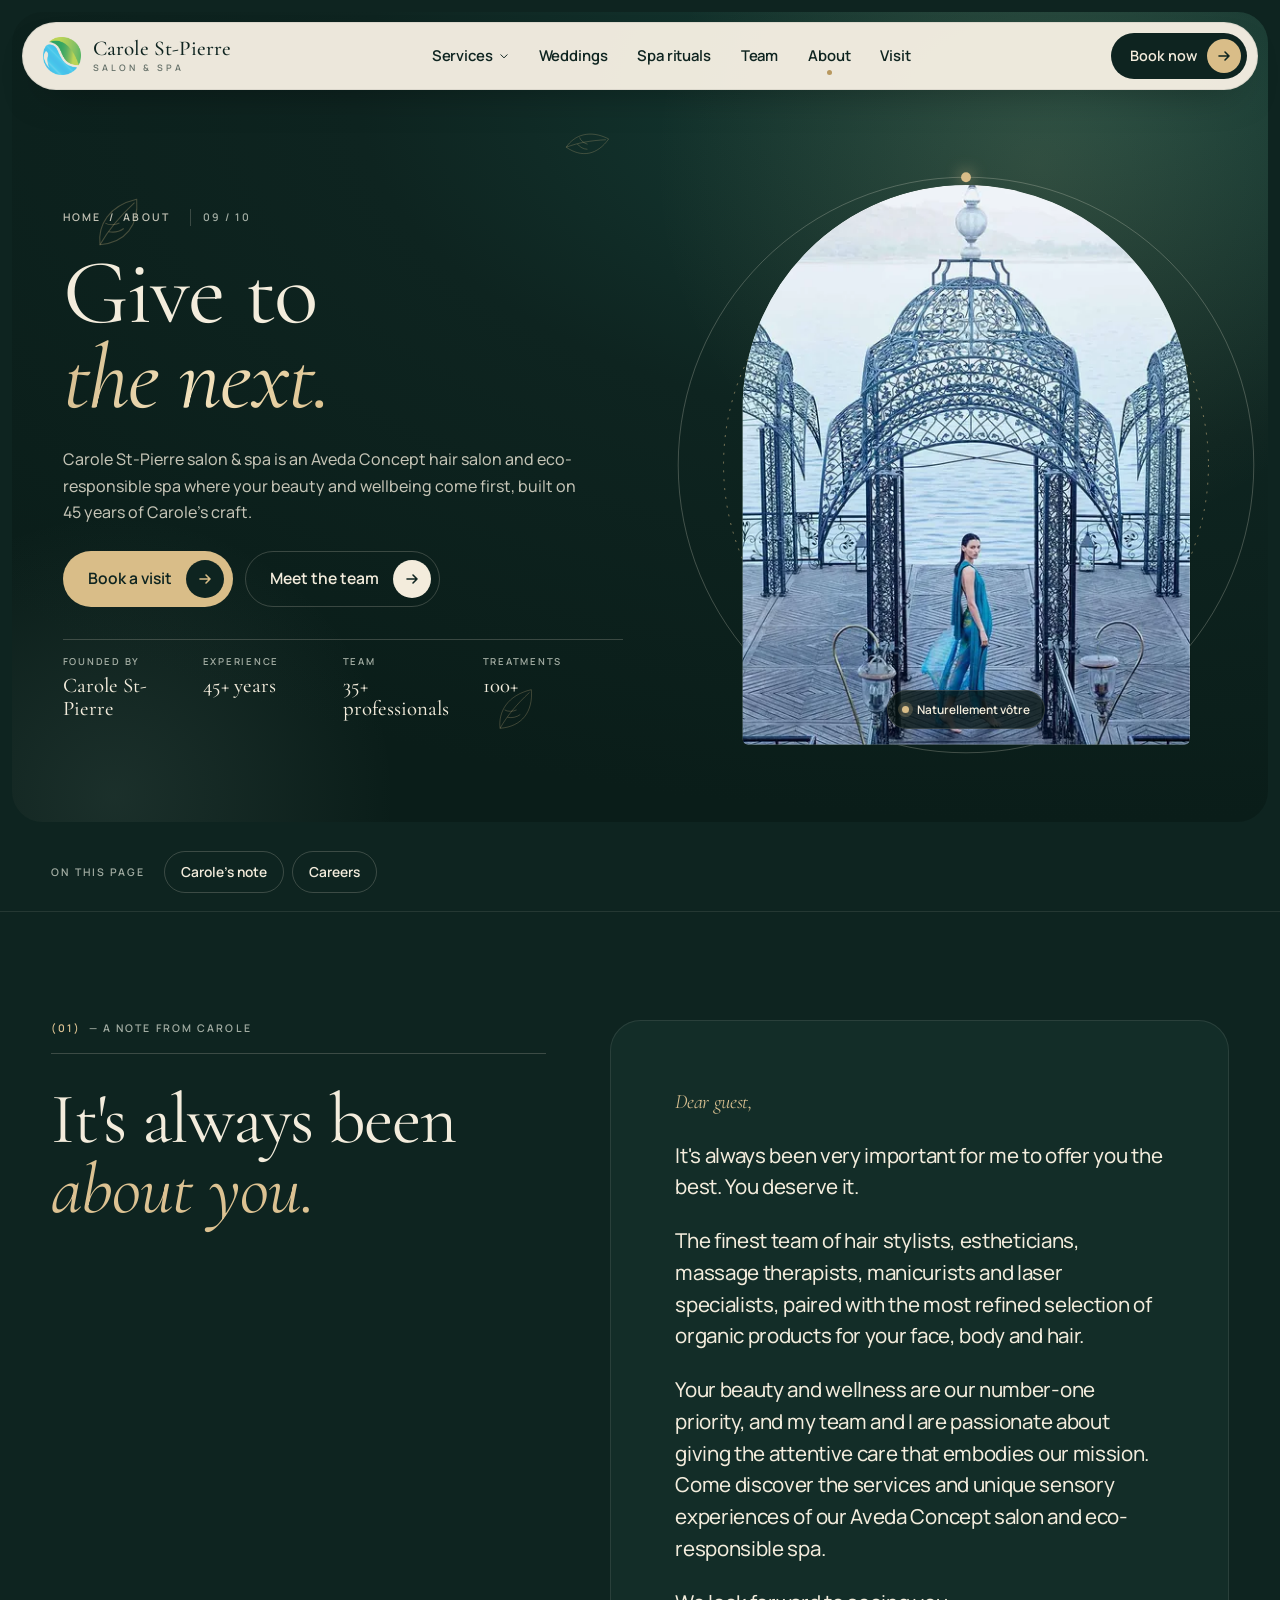
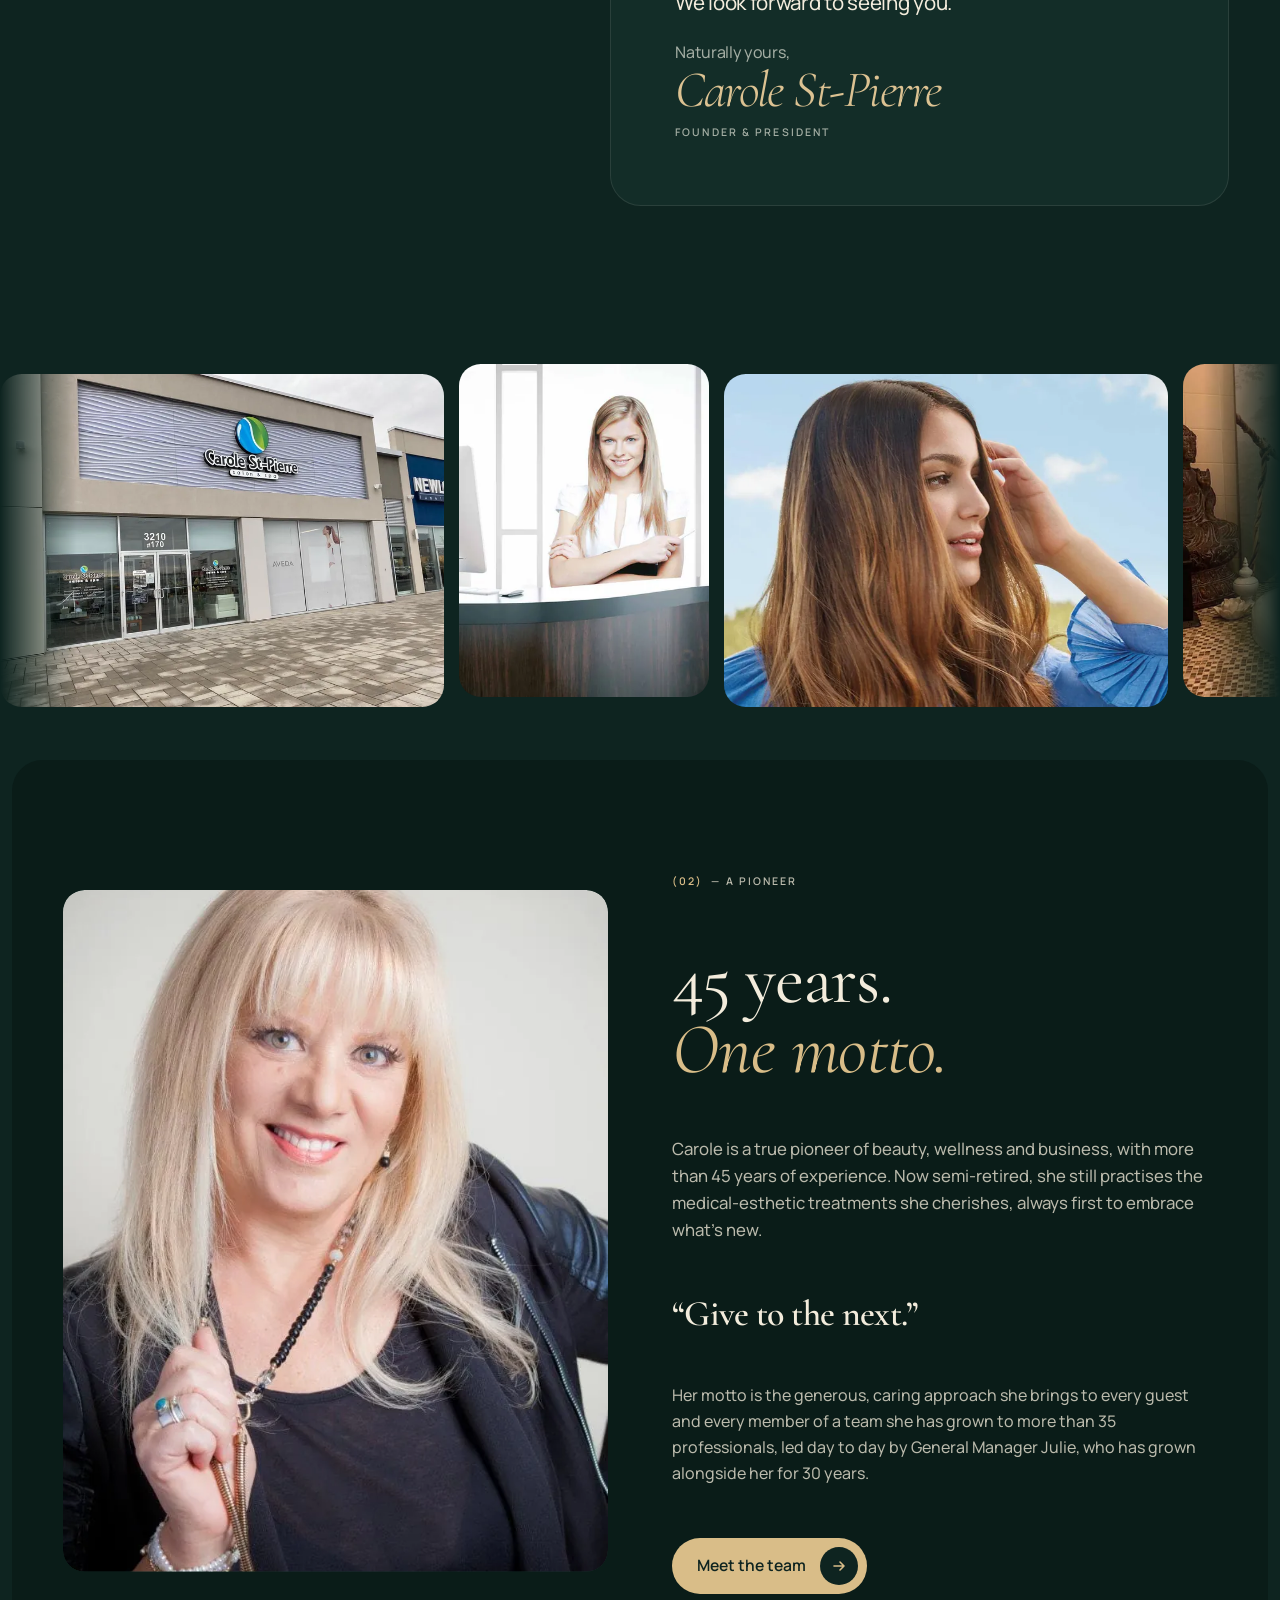
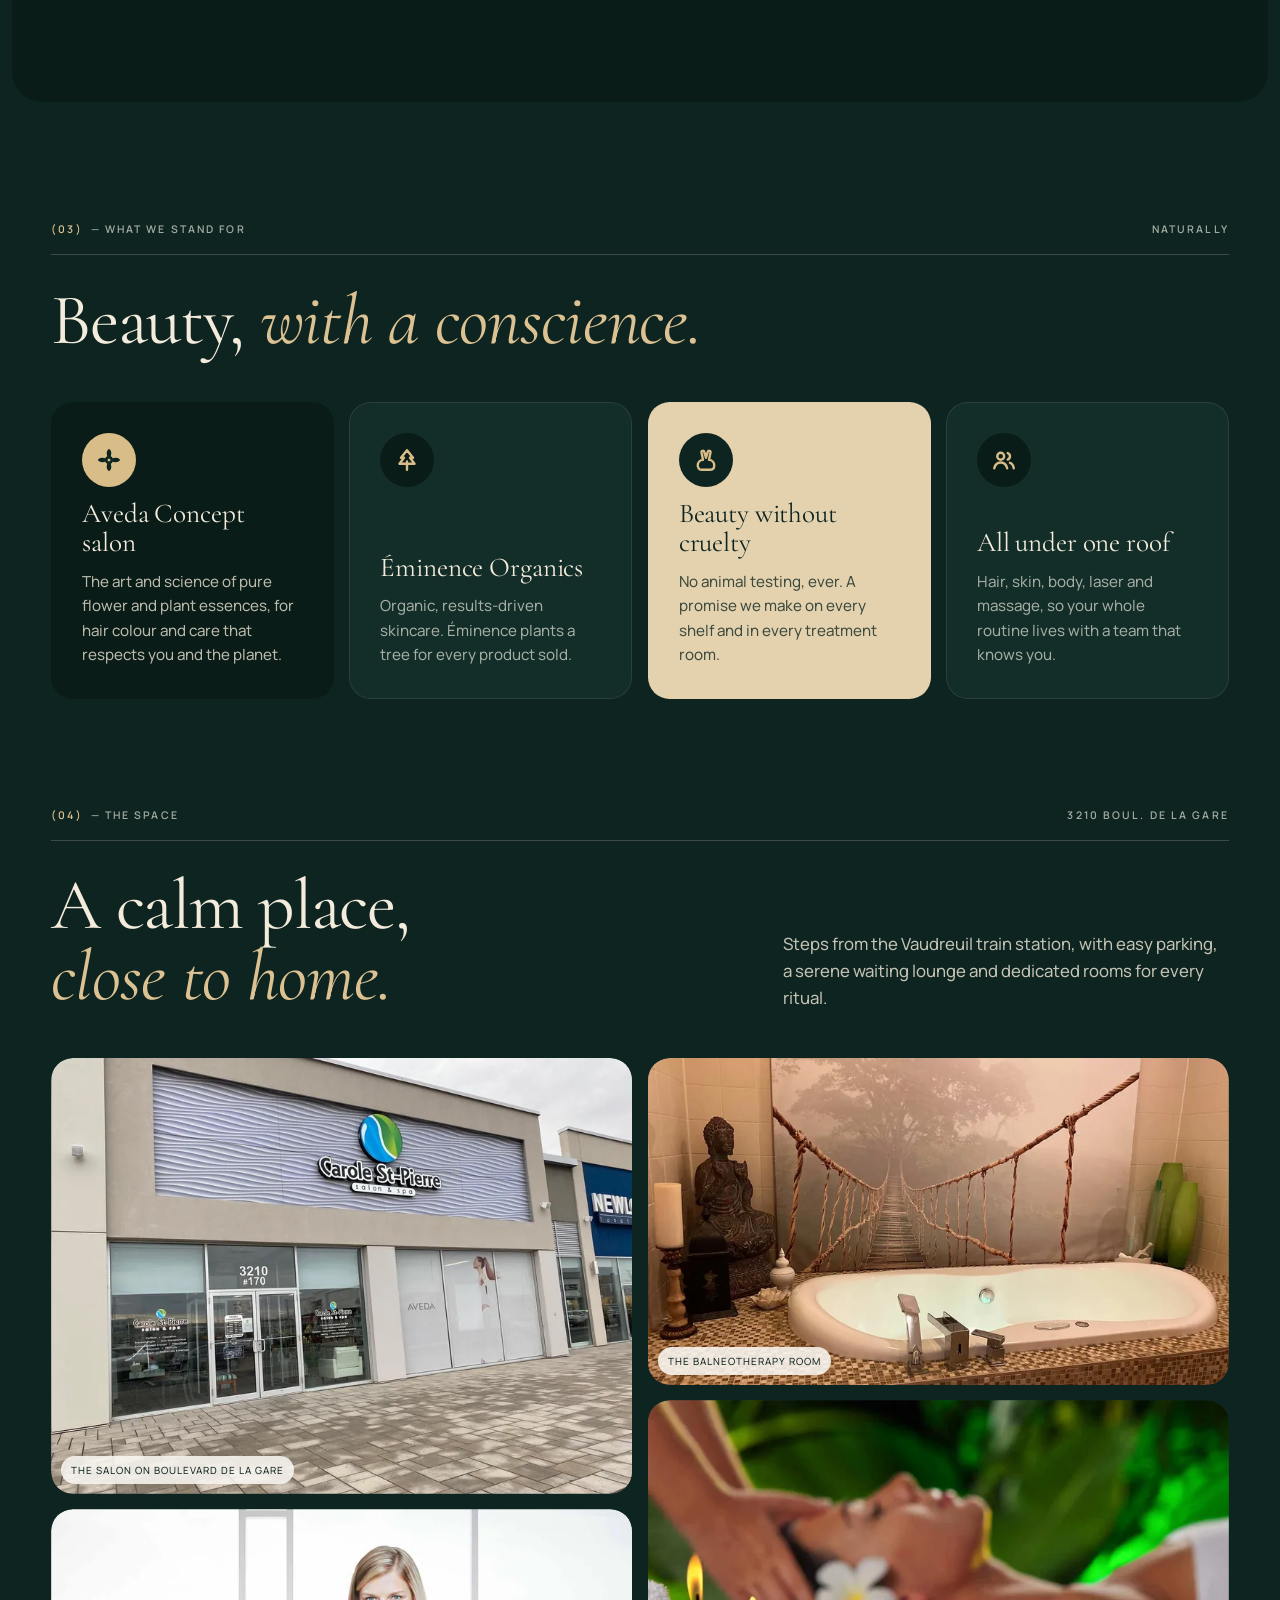
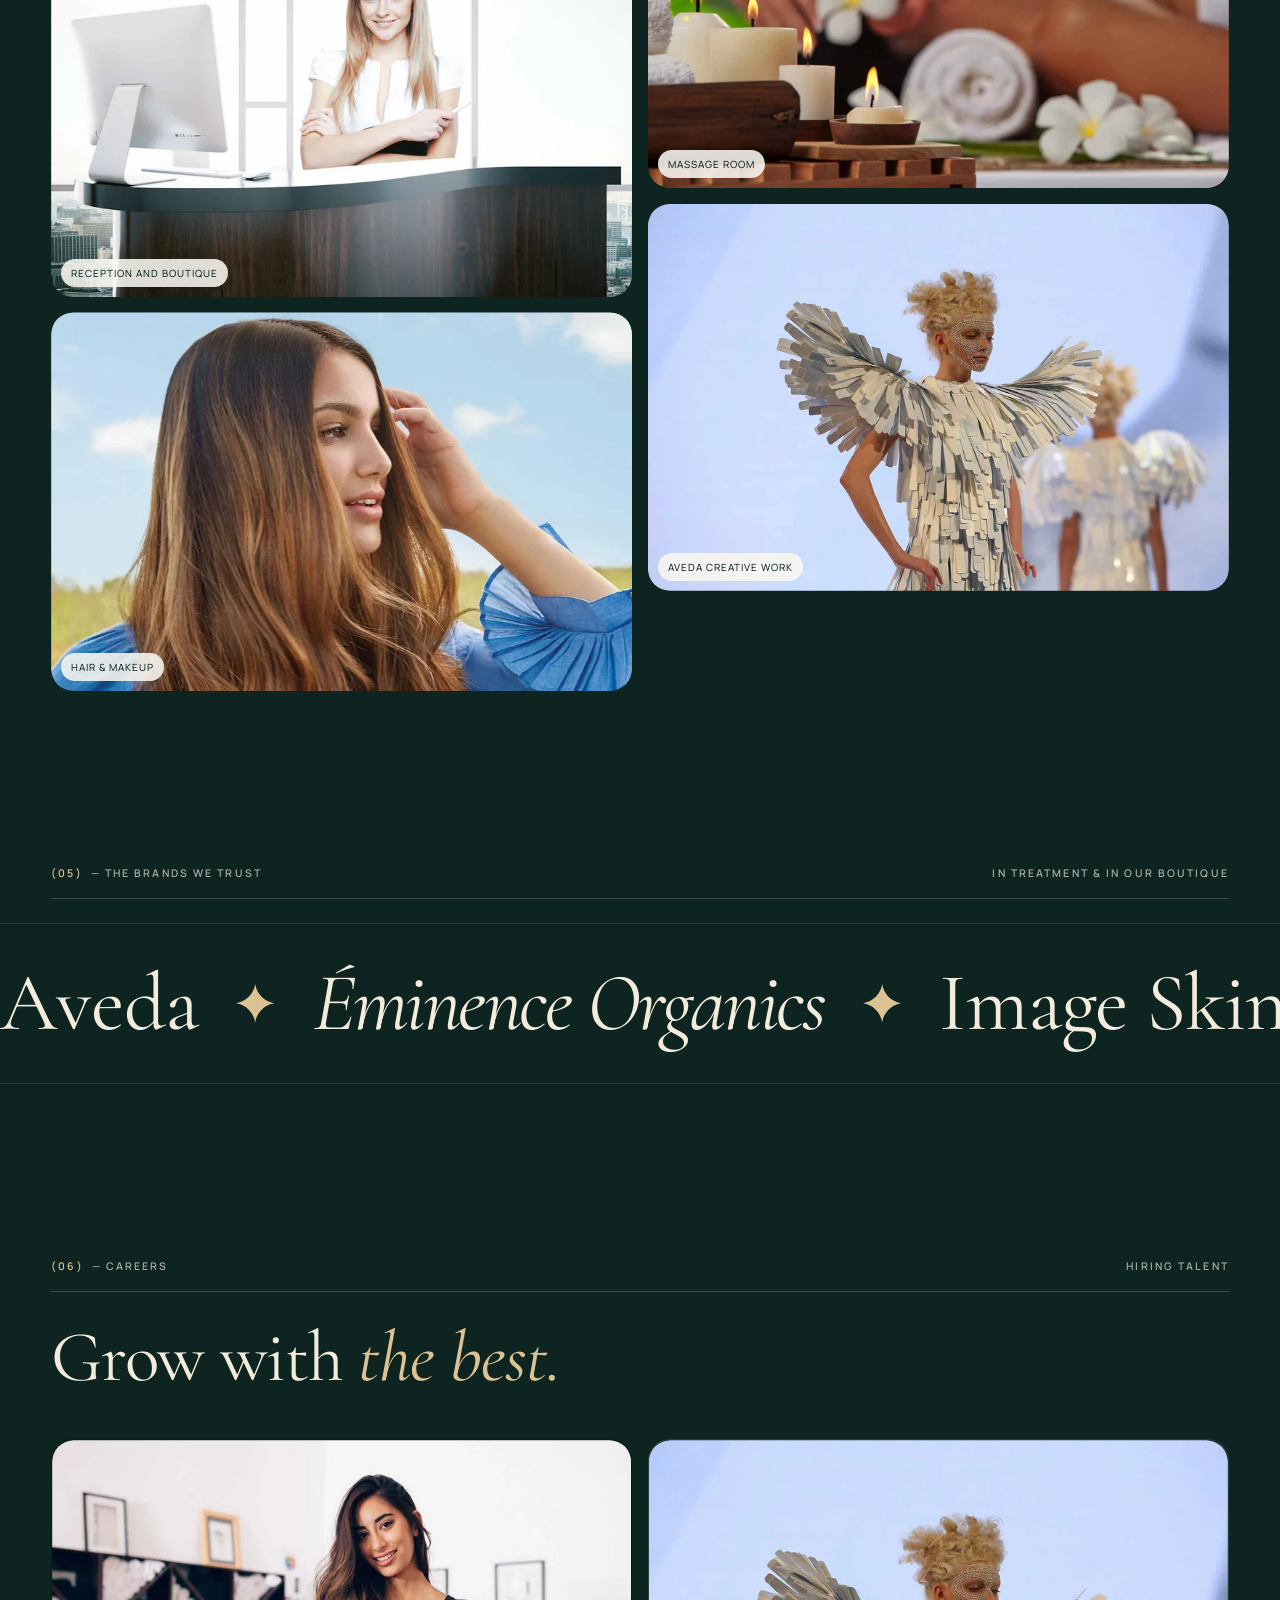
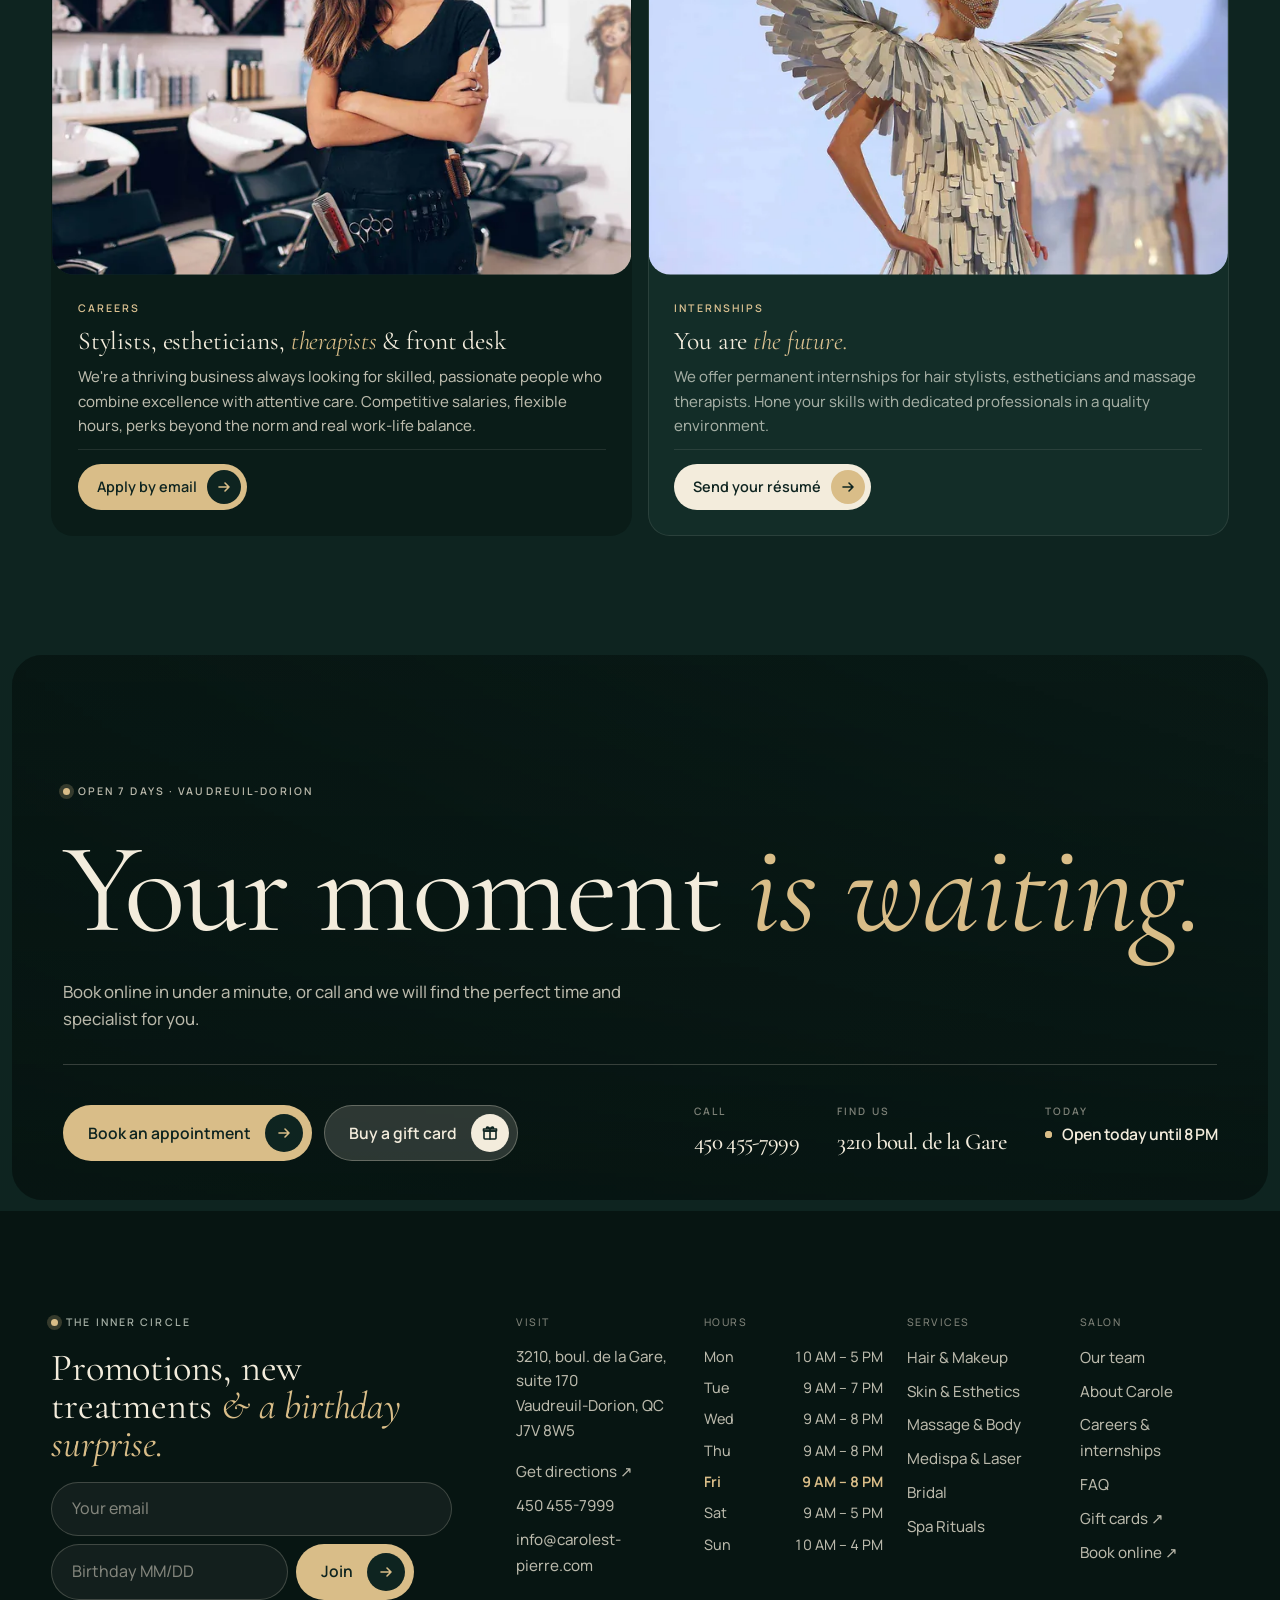
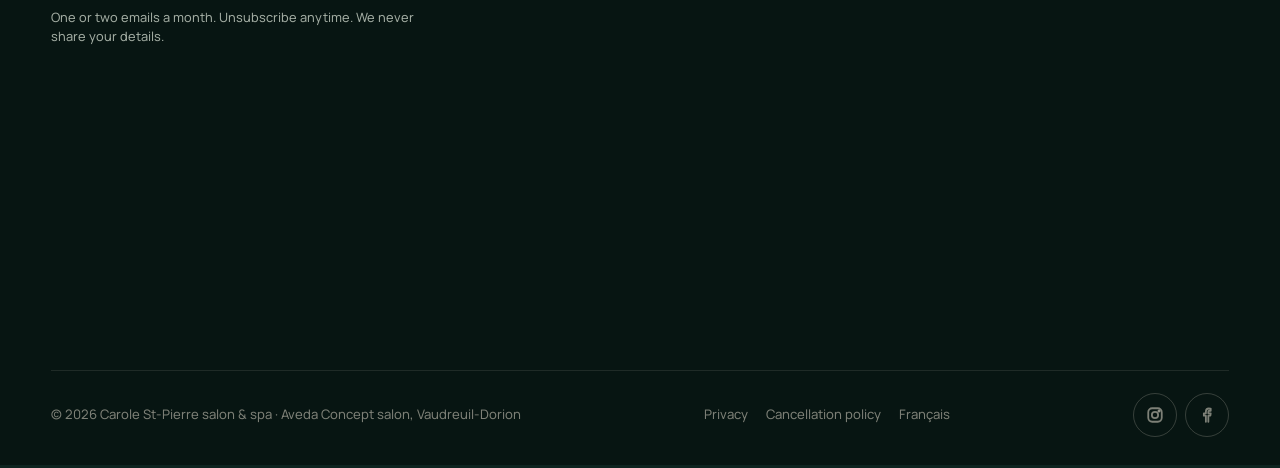
<file: about.html>
<!doctype html>
<html lang="en" class="no-js">
<head>
<meta charset="utf-8">
<meta name="viewport" content="width=device-width, initial-scale=1, viewport-fit=cover">
<title>About Carole St-Pierre | Aveda Concept Salon &amp; Eco-Spa in Vaudreuil-Dorion</title>
<meta name="description" content="Founded by Carole St-Pierre, with 45+ years in beauty and wellness: an Aveda Concept salon and eco-responsible spa in Vaudreuil-Dorion with a team of 35+ professionals.">
<link rel="canonical" href="https://www.carolest-pierre.com/about.html">
<meta name="theme-color" content="#0e2420">
<meta property="og:type" content="website">
<meta property="og:title" content="About Carole St-Pierre | Aveda Concept Salon &amp; Eco-Spa in Vaudreuil-Dorion">
<meta property="og:description" content="Founded by Carole St-Pierre, with 45+ years in beauty and wellness: an Aveda Concept salon and eco-responsible spa in Vaudreuil-Dorion with a team of 35+ professionals.">
<meta property="og:image" content="https://www.carolest-pierre.com/assets/img/ritual-scalp.webp">
<meta property="og:locale" content="en_CA">
<meta name="twitter:card" content="summary_large_image">
<link rel="icon" href="favicon.png" type="image/png">
<link rel="apple-touch-icon" href="apple-touch-icon.png">
<link rel="preload" href="assets/fonts/manrope-normal-latin.woff2" as="font" type="font/woff2" crossorigin>
<link rel="preload" href="assets/fonts/cormorant-garamond-normal-latin.woff2" as="font" type="font/woff2" crossorigin>
<link rel="preload" href="assets/fonts/cormorant-garamond-italic-latin.woff2" as="font" type="font/woff2" crossorigin>
<link rel="stylesheet" href="assets/css/fonts.css?v=28b0ab2d">
<link rel="stylesheet" href="assets/css/main.css?v=dfe1f55d">
<script>document.documentElement.classList.replace("no-js","js");if("scrollRestoration"in history)history.scrollRestoration="manual";try{if(sessionStorage.getItem("csp-pt")==="1"&&!matchMedia("(prefers-reduced-motion: reduce)").matches)document.documentElement.classList.add("pt-enter")}catch(e){}</script>
<script type="application/ld+json">{"@context": "https://schema.org", "@type": ["BeautySalon", "DaySpa", "HairSalon"], "name": "Carole St-Pierre salon & spa", "url": "https://www.carolest-pierre.com", "telephone": "+1-450-455-7999", "email": "info@carolest-pierre.com", "image": "https://www.carolest-pierre.com/assets/img/ritual-scalp.webp", "logo": "https://www.carolest-pierre.com/assets/img/logo-mark.png", "priceRange": "$$", "address": {"@type": "PostalAddress", "streetAddress": "3210 boul. de la Gare, suite 170", "addressLocality": "Vaudreuil-Dorion", "addressRegion": "QC", "postalCode": "J7V 8W5", "addressCountry": "CA"}, "openingHoursSpecification": [{"@type": "OpeningHoursSpecification", "dayOfWeek": "Monday", "opens": "10:00", "closes": "17:00"}, {"@type": "OpeningHoursSpecification", "dayOfWeek": "Tuesday", "opens": "09:00", "closes": "19:00"}, {"@type": "OpeningHoursSpecification", "dayOfWeek": "Wednesday", "opens": "09:00", "closes": "20:00"}, {"@type": "OpeningHoursSpecification", "dayOfWeek": "Thursday", "opens": "09:00", "closes": "20:00"}, {"@type": "OpeningHoursSpecification", "dayOfWeek": "Friday", "opens": "09:00", "closes": "20:00"}, {"@type": "OpeningHoursSpecification", "dayOfWeek": "Saturday", "opens": "09:00", "closes": "17:00"}, {"@type": "OpeningHoursSpecification", "dayOfWeek": "Sunday", "opens": "10:00", "closes": "16:00"}], "sameAs": ["https://www.instagram.com/carolestpierre.salonspa/", "https://www.facebook.com/profile.php?id=61553709430803"], "founder": {"@type": "Person", "name": "Carole St-Pierre"}}</script>
<script type="speculationrules">{"prefetch":[{"where":{"and":[{"selector_matches":"a[href$='.html'], a[href*='.html#']"},{"not":{"selector_matches":"[target=_blank]"}}]},"eagerness":"moderate"}]}</script>
<script src="assets/vendor/gsap.min.js" defer></script>
<script src="assets/vendor/ScrollTrigger.min.js" defer></script>
<script src="assets/js/config.js?v=45bf815a" defer></script>
<script src="assets/js/main.js?v=cb406834" defer></script>
</head>
<body>
<a class="skip-link" href="#main">Skip to content</a>
<div class="pt" aria-hidden="true"><div class="pt-in"><img src="assets/img/logo-mark.png" alt="" width="52" height="52"><p class="pt-name">Carole St-Pierre</p><p class="pt-to"><span data-pt-to>About Carole</span></p><span class="pt-line"><b></b></span></div></div>

<header class="site-header" data-tone="dark">
  <nav class="nav-bar" aria-label="Main">
    <a class="brand" href="index.html" aria-label="Carole St-Pierre salon &amp; spa, home">
      <img src="assets/img/logo-mark.png" width="38" height="38" alt="">
      <span class="brand-text"><span class="brand-name">Carole St-Pierre</span><span class="brand-sub">salon &amp; spa</span></span>
    </a>
    <ul class="nav-links" role="list">
      <li class="has-drop"><button type="button" aria-expanded="false" aria-haspopup="true">Services <svg class="" viewBox="0 0 16 16" fill="none" stroke="currentColor" stroke-width="1.6" stroke-linecap="round" stroke-linejoin="round" aria-hidden="true"><path d="m3 6 5 5 5-5"/></svg></button>
        <ul class="drop" role="list"><li><a href="hair.html"><img src="assets/img/aveda-bob.webp" width="500" height="633" alt="" loading="lazy" decoding="async"><div><strong>Hair &amp; Makeup</strong><span>Aveda cuts, colour, treatments</span></div></a></li><li><a href="skin.html"><img src="assets/img/facial-white.webp" srcset="assets/img/facial-white-800.webp 800w, assets/img/facial-white.webp 1200w" sizes="64px" width="1200" height="1600" alt="" loading="lazy" decoding="async"><div><strong>Skin &amp; Esthetics</strong><span>Facials, nails, lashes, waxing</span></div></a></li><li><a href="massage.html"><img src="assets/img/massage-hands.webp" srcset="assets/img/massage-hands-800.webp 800w, assets/img/massage-hands.webp 1024w" sizes="64px" width="1024" height="512" alt="" loading="lazy" decoding="async"><div><strong>Massage &amp; Body</strong><span>15+ techniques, wraps, balneo</span></div></a></li><li><a href="medispa.html"><img src="assets/img/laser.webp" srcset="assets/img/laser-800.webp 800w, assets/img/laser.webp 1600w" sizes="64px" width="1600" height="1067" alt="" loading="lazy" decoding="async"><div><strong>Medispa &amp; Laser</strong><span>Laser, mesotherapy, peels</span></div></a></li><li><a href="weddings.html"><img src="assets/img/bridal-updo.webp" width="600" height="890" alt="" loading="lazy" decoding="async"><div><strong>Bridal</strong><span>Trials, parties, on-location</span></div></a></li><li><a href="rituals.html"><img src="assets/img/hot-stones.webp" srcset="assets/img/hot-stones-800.webp 800w, assets/img/hot-stones.webp 1600w" sizes="64px" width="1600" height="1067" alt="" loading="lazy" decoding="async"><div><strong>Spa Rituals</strong><span>Half-day &amp; full-day packages</span></div></a></li>
          <li class="drop-foot"><span class="muted">100+ treatments, open 7 days</span><a href="https://carolestpierre.zenoti.com/webstoreNew/services" target="_blank" rel="noopener">Book online →</a></li>
        </ul>
      </li>
      <li><a href="weddings.html">Weddings</a></li><li><a href="rituals.html">Spa rituals</a></li><li><a href="team.html">Team</a></li><li><a href="about.html" aria-current=page>About</a></li><li><a href="visit.html">Visit</a></li>
    </ul>
    <div class="nav-actions">
      <a class="nav-phone" href="tel:+14504557999">450 455-7999</a>
      <span class="nav-book"><a class="btn btn--lime btn--sm" href="https://carolestpierre.zenoti.com/webstoreNew/services" target="_blank" rel="noopener">Book now <span class="ic"><svg class="" viewBox="0 0 16 16" fill="none" stroke="currentColor" stroke-width="1.6" stroke-linecap="round" stroke-linejoin="round" aria-hidden="true"><path d="M3 8h10M9 4l4 4-4 4"/></svg></span></a><a class="nav-book-sm" href="https://carolestpierre.zenoti.com/webstoreNew/services" target="_blank" rel="noopener">Book</a></span>
      <button class="menu-toggle" type="button" aria-expanded="false" aria-controls="menu">Menu <span class="bars"><i></i><i></i></span></button>
    </div>
  </nav>
</header>
<div class="menu" id="menu" aria-hidden="true" role="dialog" aria-modal="true" aria-label="Site menu">
  <div class="menu-top">
    <a class="brand" href="index.html"><img src="assets/img/logo-mark.png" width="38" height="38" alt=""><span class="brand-text"><span class="brand-name">Carole St-Pierre</span><span class="brand-sub">salon &amp; spa</span></span></a>
    <button class="menu-close" type="button" aria-label="Close menu"><svg class="" viewBox="0 0 16 16" fill="none" stroke="currentColor" stroke-width="1.6" stroke-linecap="round" stroke-linejoin="round" aria-hidden="true"><path d="m4 4 8 8M12 4l-8 8"/></svg></button>
  </div>
  <div class="menu-body">
    <nav class="menu-list" aria-label="Menu">
      <div class="menu-item menu-acc">
        <button type="button" class="menu-link" aria-expanded="false" aria-controls="menu-services"><span>Services</span><span class="menu-plus" aria-hidden="true"></span></button>
        <div class="menu-acc-panel" id="menu-services"><ul role="list"><li><a href="hair.html"><span>Hair &amp; Makeup</span><small>Aveda cuts, colour, treatments</small></a></li><li><a href="skin.html"><span>Skin &amp; Esthetics</span><small>Facials, nails, lashes, waxing</small></a></li><li><a href="massage.html"><span>Massage &amp; Body</span><small>15+ techniques, wraps, balneo</small></a></li><li><a href="medispa.html"><span>Medispa &amp; Laser</span><small>Laser, mesotherapy, peels</small></a></li></ul></div>
      </div>
      <div class="menu-item"><a class="menu-link" href="weddings.html"><span>Weddings</span><svg class="" viewBox="0 0 16 16" fill="none" stroke="currentColor" stroke-width="1.6" stroke-linecap="round" stroke-linejoin="round" aria-hidden="true"><path d="M3 8h10M9 4l4 4-4 4"/></svg></a></div><div class="menu-item"><a class="menu-link" href="rituals.html"><span>Spa rituals</span><svg class="" viewBox="0 0 16 16" fill="none" stroke="currentColor" stroke-width="1.6" stroke-linecap="round" stroke-linejoin="round" aria-hidden="true"><path d="M3 8h10M9 4l4 4-4 4"/></svg></a></div><div class="menu-item"><a class="menu-link" href="team.html"><span>The team</span><svg class="" viewBox="0 0 16 16" fill="none" stroke="currentColor" stroke-width="1.6" stroke-linecap="round" stroke-linejoin="round" aria-hidden="true"><path d="M3 8h10M9 4l4 4-4 4"/></svg></a></div><div class="menu-item"><a class="menu-link" href="about.html" aria-current=page><span>About Carole</span><svg class="" viewBox="0 0 16 16" fill="none" stroke="currentColor" stroke-width="1.6" stroke-linecap="round" stroke-linejoin="round" aria-hidden="true"><path d="M3 8h10M9 4l4 4-4 4"/></svg></a></div><div class="menu-item"><a class="menu-link" href="visit.html"><span>Visit &amp; FAQ</span><svg class="" viewBox="0 0 16 16" fill="none" stroke="currentColor" stroke-width="1.6" stroke-linecap="round" stroke-linejoin="round" aria-hidden="true"><path d="M3 8h10M9 4l4 4-4 4"/></svg></a></div>
    </nav>
    <div class="menu-foot">
      <a class="btn btn--lime" href="https://carolestpierre.zenoti.com/webstoreNew/services" target="_blank" rel="noopener">Book an appointment <span class="ic"><svg class="" viewBox="0 0 16 16" fill="none" stroke="currentColor" stroke-width="1.6" stroke-linecap="round" stroke-linejoin="round" aria-hidden="true"><path d="M3 8h10M9 4l4 4-4 4"/></svg></span></a>
      <div class="menu-meta"><a href="tel:+14504557999"><svg class="" viewBox="0 0 16 16" fill="none" stroke="currentColor" stroke-width="1.6" stroke-linecap="round" stroke-linejoin="round" aria-hidden="true"><path d="M5.5 2.5 3 3c-.5 4.5 4.5 10.5 10 10l.5-2.5-3-1.5-1.5 1.5C7 9.5 6.5 9 5.5 7l1.5-1.5z"/></svg> 450 455-7999</a><span class="status" data-open-status="short"></span></div>
    </div>
  </div>
</div>
<main id="main">
<section class="frame hx hx--page grain">
  <div class="hx-bg" aria-hidden="true"><span class="hx-glow hx-glow--a"></span><span class="hx-glow hx-glow--b"></span><svg class="leaf leaf--1" viewBox="0 0 50 50" fill="none" stroke="currentColor" stroke-width="1" aria-hidden="true"><path d="M12 46C10 28 20 10 46 4c2 24-10 40-34 42Z"/><path d="M12 46C20 32 30 20 44 7"/><path d="M20 34c5 1 10 0 14-3M17 26c3 2 9 2 13 0"/></svg><svg class="leaf leaf--2" viewBox="0 0 50 50" fill="none" stroke="currentColor" stroke-width="1" aria-hidden="true"><path d="M12 46C10 28 20 10 46 4c2 24-10 40-34 42Z"/><path d="M12 46C20 32 30 20 44 7"/><path d="M20 34c5 1 10 0 14-3M17 26c3 2 9 2 13 0"/></svg><svg class="leaf leaf--3" viewBox="0 0 50 50" fill="none" stroke="currentColor" stroke-width="1" aria-hidden="true"><path d="M12 46C10 28 20 10 46 4c2 24-10 40-34 42Z"/><path d="M12 46C20 32 30 20 44 7"/><path d="M20 34c5 1 10 0 14-3M17 26c3 2 9 2 13 0"/></svg><svg class="leaf leaf--4" viewBox="0 0 50 50" fill="none" stroke="currentColor" stroke-width="1" aria-hidden="true"><path d="M12 46C10 28 20 10 46 4c2 24-10 40-34 42Z"/><path d="M12 46C20 32 30 20 44 7"/><path d="M20 34c5 1 10 0 14-3M17 26c3 2 9 2 13 0"/></svg></div>
  <div class="hx-inner">
    <div class="hx-copy">
      <div class="crumbs" data-reveal="fade"><a href="index.html">Home</a><span>/</span><span>About</span><span class="crumbs-no">09 / 10</span></div>
      <h1 class="hx-title" data-split><span class="ln">Give to</span><span class="ln"><em>the next.</em></span></h1>
      <p class="hx-lead" data-reveal style="--d:.45s">Carole St-Pierre salon &amp; spa is an Aveda Concept hair salon and eco-responsible spa where your beauty and wellbeing come first, built on 45 years of Carole's craft.</p>
      <div data-reveal style="--d:.55s"><div class="btn-row"><a class="btn btn--lime" href="https://carolestpierre.zenoti.com/webstoreNew/services" target="_blank" rel="noopener">Book a visit <span class="ic"><svg class="" viewBox="0 0 16 16" fill="none" stroke="currentColor" stroke-width="1.6" stroke-linecap="round" stroke-linejoin="round" aria-hidden="true"><path d="M3 8h10M9 4l4 4-4 4"/></svg></span></a><a class="btn btn--ghost" href="team.html">Meet the team <span class="ic"><svg class="" viewBox="0 0 16 16" fill="none" stroke="currentColor" stroke-width="1.6" stroke-linecap="round" stroke-linejoin="round" aria-hidden="true"><path d="M3 8h10M9 4l4 4-4 4"/></svg></span></a></div></div>
      <dl class="hx-facts" data-reveal style="--d:.65s"><div><dt>Founded by</dt><dd>Carole St-Pierre</dd></div><div><dt>Experience</dt><dd>45+ years</dd></div><div><dt>Team</dt><dd>35+ professionals</dd></div><div><dt>Treatments</dt><dd>100+</dd></div></dl>
    </div>
    <div class="hx-art" data-hx-art>
      <div class="hx-rings" aria-hidden="true"><svg viewBox="0 0 600 600"><circle class="r1" cx="300" cy="300" r="292"/><circle class="r3" cx="300" cy="300" r="200"/></svg><svg class="hx-spin hx-spin--r2" viewBox="0 0 600 600"><circle class="r2" cx="300" cy="300" r="246"/></svg><svg class="hx-spin hx-spin--orbit" viewBox="0 0 600 600"><g class="orbit"><circle cx="300" cy="8" r="5"/></g></svg></div>
      <div class="hx-arch" data-depth="-10"><figure class="hx-slide is-active"><img src="assets/img/aveda-gazebo.webp" srcset="assets/img/aveda-gazebo-800.webp 800w, assets/img/aveda-gazebo.webp 1600w" sizes="(min-width: 1000px) 34vw, 78vw" width="1600" height="1189" alt="An Aveda campaign image of a woman in a misty lakeside pavilion" fetchpriority="high" style="object-position:50% 50%"></figure>
        <span class="hx-cap"><span class="dot"></span> Naturellement vôtre</span></div>
    </div>
  </div>
</section>
<nav class="jumpbar" aria-label="On this page"><div class="container jumpbar-in"><span class="eyebrow">On this page</span><a href="#story">Carole's note</a><a href="#careers">Careers</a></div></nav>
<section class="section" id="story">
  <div class="container">
    <div class="split split--wide-right">
      <div class="sticky-col"><div class="sec-head">
  <div class="sec-rule" data-reveal="fade"><span class="eyebrow"><span class="num">(01)</span> — A note from Carole</span><span class="eyebrow hide-sm"></span></div>
  <div class="sec-title"><h2 class="h2" data-split>It's always been <em class='accent'>about you.</em></h2></div>
</div></div>
      <div class="letter" data-reveal>
        <p><span class="opener">Dear guest,</span></p>
        <p>It's always been very important for me to offer you the best. You deserve it.</p>
        <p>The finest team of hair stylists, estheticians, massage therapists, manicurists and laser specialists, paired with the most refined selection of organic products for your face, body and hair.</p>
        <p>Your beauty and wellness are our number-one priority, and my team and I are passionate about giving the attentive care that embodies our mission. Come discover the services and unique sensory experiences of our Aveda Concept salon and eco-responsible spa.</p>
        <p>We look forward to seeing you.</p>
        <div><p class="muted" style="font-size:1rem">Naturally yours,</p><p class="sig">Carole St-Pierre</p><p class="mono muted" style="margin-top:8px">Founder &amp; President</p></div>
      </div>
    </div>
  </div>
</section>
<section class="ribbon" aria-hidden="true">
  <div class="ribbon-track"><figure class="rb rb--w"><img src="assets/img/salon-exterior.webp" srcset="assets/img/salon-exterior-800.webp 800w, assets/img/salon-exterior.webp 1800w" sizes="40vw" width="1800" height="1350" alt="" loading="lazy" decoding="async"></figure><figure class="rb rb--t"><img src="assets/img/salon-reception.webp" srcset="assets/img/salon-reception-800.webp 800w, assets/img/salon-reception.webp 1600w" sizes="40vw" width="1600" height="1067" alt="" loading="lazy" decoding="async"></figure><figure class="rb rb--w"><img src="assets/img/hair-styling.webp" srcset="assets/img/hair-styling-800.webp 800w, assets/img/hair-styling.webp 1700w" sizes="40vw" width="1700" height="1107" alt="" loading="lazy" decoding="async"></figure><figure class="rb rb--w"><img src="assets/img/balneo.webp" srcset="assets/img/balneo-800.webp 800w, assets/img/balneo.webp 1700w" sizes="40vw" width="1700" height="956" alt="" loading="lazy" decoding="async"></figure><figure class="rb rb--t"><img src="assets/img/head-massage.webp" srcset="assets/img/head-massage-800.webp 800w, assets/img/head-massage.webp 1600w" sizes="40vw" width="1600" height="1067" alt="" loading="lazy" decoding="async"></figure><figure class="rb rb--w"><img src="assets/img/salon-floor.webp" srcset="assets/img/salon-floor-800.webp 800w, assets/img/salon-floor.webp 1600w" sizes="40vw" width="1600" height="1021" alt="" loading="lazy" decoding="async"></figure><figure class="rb rb--w"><img src="assets/img/aveda-blossom.webp" srcset="assets/img/aveda-blossom-800.webp 800w, assets/img/aveda-blossom.webp 1067w" sizes="40vw" width="1067" height="1600" alt="" loading="lazy" decoding="async"></figure><figure class="rb rb--t"><img src="assets/img/facial-hands.webp" srcset="assets/img/facial-hands-800.webp 800w, assets/img/facial-hands.webp 1600w" sizes="40vw" width="1600" height="1067" alt="" loading="lazy" decoding="async"></figure><figure class="rb rb--w"><img src="assets/img/salon-exterior.webp" srcset="assets/img/salon-exterior-800.webp 800w, assets/img/salon-exterior.webp 1800w" sizes="40vw" width="1800" height="1350" alt="" loading="lazy" decoding="async"></figure><figure class="rb rb--t"><img src="assets/img/salon-reception.webp" srcset="assets/img/salon-reception-800.webp 800w, assets/img/salon-reception.webp 1600w" sizes="40vw" width="1600" height="1067" alt="" loading="lazy" decoding="async"></figure><figure class="rb rb--w"><img src="assets/img/hair-styling.webp" srcset="assets/img/hair-styling-800.webp 800w, assets/img/hair-styling.webp 1700w" sizes="40vw" width="1700" height="1107" alt="" loading="lazy" decoding="async"></figure><figure class="rb rb--w"><img src="assets/img/balneo.webp" srcset="assets/img/balneo-800.webp 800w, assets/img/balneo.webp 1700w" sizes="40vw" width="1700" height="956" alt="" loading="lazy" decoding="async"></figure><figure class="rb rb--t"><img src="assets/img/head-massage.webp" srcset="assets/img/head-massage-800.webp 800w, assets/img/head-massage.webp 1600w" sizes="40vw" width="1600" height="1067" alt="" loading="lazy" decoding="async"></figure><figure class="rb rb--w"><img src="assets/img/salon-floor.webp" srcset="assets/img/salon-floor-800.webp 800w, assets/img/salon-floor.webp 1600w" sizes="40vw" width="1600" height="1021" alt="" loading="lazy" decoding="async"></figure><figure class="rb rb--w"><img src="assets/img/aveda-blossom.webp" srcset="assets/img/aveda-blossom-800.webp 800w, assets/img/aveda-blossom.webp 1067w" sizes="40vw" width="1067" height="1600" alt="" loading="lazy" decoding="async"></figure><figure class="rb rb--t"><img src="assets/img/facial-hands.webp" srcset="assets/img/facial-hands-800.webp 800w, assets/img/facial-hands.webp 1600w" sizes="40vw" width="1600" height="1067" alt="" loading="lazy" decoding="async"></figure></div>
</section>
<section class="frame is-dark grain">
  <div class="container section">
    <div class="split split--center">
      <div class="rounded-img ratio-45" data-reveal="clip" style="max-width:560px"><img src="assets/img/carole-portrait.webp" width="682" height="1024" alt="Carole St-Pierre" loading="lazy" decoding="async"></div>
      <div class="stack">
        <span class="eyebrow"><span class="num">(02)</span> — A pioneer</span>
        <h2 class="h2" data-split><span class="ln">45 years.</span><span class="ln"><em class="accent">One motto.</em></span></h2>
        <p class="lead">Carole is a true pioneer of beauty, wellness and business, with more than 45 years of experience. Now semi-retired, she still practises the medical-esthetic treatments she cherishes, always first to embrace what's new.</p>
        <blockquote class="h3" style="font-weight:600">“Give to the next.”</blockquote>
        <p class="prose">Her motto is the generous, caring approach she brings to every guest and every member of a team she has grown to more than 35 professionals, led day to day by General Manager Julie, who has grown alongside her for 30 years.</p>
        <div class="btn-row"><a class="btn btn--lime" href="team.html">Meet the team <span class="ic"><svg class="" viewBox="0 0 16 16" fill="none" stroke="currentColor" stroke-width="1.6" stroke-linecap="round" stroke-linejoin="round" aria-hidden="true"><path d="M3 8h10M9 4l4 4-4 4"/></svg></span></a></div>
      </div>
    </div>
  </div>
</section>
<section class="section">
  <div class="container">
    <div class="sec-head">
  <div class="sec-rule" data-reveal="fade"><span class="eyebrow"><span class="num">(03)</span> — What we stand for</span><span class="eyebrow hide-sm">Naturally</span></div>
  <div class="sec-title"><h2 class="h2" data-split>Beauty, <em class='accent'>with a conscience.</em></h2></div>
</div>
    <div class="values" data-stagger>
      <article class="value value--dark" data-reveal><span class="ico"><svg class="" viewBox="0 0 16 16" fill="none" stroke="currentColor" stroke-width="1.6" stroke-linecap="round" stroke-linejoin="round" aria-hidden="true"><circle cx="8" cy="8" r="1.8"/><path d="M8 6.2C6.5 3 8 1.5 8 1.5s1.5 1.5 0 4.7M9.8 8c3.2-1.5 4.7 0 4.7 0s-1.5 1.5-4.7 0M8 9.8c1.5 3.2 0 4.7 0 4.7s-1.5-1.5 0-4.7M6.2 8C3 9.5 1.5 8 1.5 8S3 6.5 6.2 8"/></svg></span><h3>Aveda Concept salon</h3><p>The art and science of pure flower and plant essences, for hair colour and care that respects you and the planet.</p></article>
      <article class="value" data-reveal><span class="ico"><svg class="" viewBox="0 0 16 16" fill="none" stroke="currentColor" stroke-width="1.6" stroke-linecap="round" stroke-linejoin="round" aria-hidden="true"><path d="M8 14.5V9M8 1.5l-4 5h2l-3 4h10l-3-4h2z"/></svg></span><h3>Éminence Organics</h3><p>Organic, results-driven skincare. Éminence plants a tree for every product sold.</p></article>
      <article class="value value--lime" data-reveal><span class="ico"><svg class="" viewBox="0 0 16 16" fill="none" stroke="currentColor" stroke-width="1.6" stroke-linecap="round" stroke-linejoin="round" aria-hidden="true"><path d="M5 14.5c-1.8 0-2.5-1.5-2.5-3 0-2 1.6-3.5 3.5-3.6L5 3c-.2-1.3 1.5-1.6 1.9-.3L8 6.5l1.1-3.8c.4-1.3 2.1-1 1.9.3l-1 4.9c1.9.1 3.5 1.6 3.5 3.6 0 1.5-.7 3-2.5 3z"/></svg></span><h3>Beauty without cruelty</h3><p>No animal testing, ever. A promise we make on every shelf and in every treatment room.</p></article>
      <article class="value" data-reveal><span class="ico"><svg class="" viewBox="0 0 16 16" fill="none" stroke="currentColor" stroke-width="1.6" stroke-linecap="round" stroke-linejoin="round" aria-hidden="true"><circle cx="5.8" cy="5.5" r="2.3"/><path d="M1.5 13.5c.6-2.6 2.3-3.8 4.3-3.8s3.7 1.2 4.3 3.8"/><path d="M10.5 3.4a2.3 2.3 0 0 1 0 4.3M12 9.9c1.3.4 2.2 1.5 2.5 3.6"/></svg></span><h3>All under one roof</h3><p>Hair, skin, body, laser and massage, so your whole routine lives with a team that knows you.</p></article>
    </div>
  </div>
</section>
<section class="section section--flush-top">
  <div class="container">
    <div class="sec-head">
  <div class="sec-rule" data-reveal="fade"><span class="eyebrow"><span class="num">(04)</span> — The space</span><span class="eyebrow hide-sm">3210 boul. de la Gare</span></div>
  <div class="sec-title"><h2 class="h2" data-split>A calm place, <em class='accent'>close to home.</em></h2><p class="lead" data-reveal>Steps from the Vaudreuil train station, with easy parking, a serene waiting lounge and dedicated rooms for every ritual.</p></div>
</div>
    <div class="gallery" style="columns:2"><figure data-reveal><img src="assets/img/salon-exterior.webp" srcset="assets/img/salon-exterior-800.webp 800w, assets/img/salon-exterior.webp 1800w" sizes="(min-width: 900px) 33vw, 50vw" width="1800" height="1350" alt="The salon on boulevard de la Gare" loading="lazy" decoding="async"><figcaption>The salon on boulevard de la Gare</figcaption></figure><figure data-reveal><img src="assets/img/salon-reception.webp" srcset="assets/img/salon-reception-800.webp 800w, assets/img/salon-reception.webp 1600w" sizes="(min-width: 900px) 33vw, 50vw" width="1600" height="1067" alt="Reception and boutique" loading="lazy" decoding="async"><figcaption>Reception and boutique</figcaption></figure><figure data-reveal><img src="assets/img/hair-styling.webp" srcset="assets/img/hair-styling-800.webp 800w, assets/img/hair-styling.webp 1700w" sizes="(min-width: 900px) 33vw, 50vw" width="1700" height="1107" alt="Hair &amp;amp; makeup" loading="lazy" decoding="async"><figcaption>Hair &amp; makeup</figcaption></figure><figure data-reveal><img src="assets/img/balneo.webp" srcset="assets/img/balneo-800.webp 800w, assets/img/balneo.webp 1700w" sizes="(min-width: 900px) 33vw, 50vw" width="1700" height="956" alt="The balneotherapy room" loading="lazy" decoding="async"><figcaption>The balneotherapy room</figcaption></figure><figure data-reveal><img src="assets/img/head-massage.webp" srcset="assets/img/head-massage-800.webp 800w, assets/img/head-massage.webp 1600w" sizes="(min-width: 900px) 33vw, 50vw" width="1600" height="1067" alt="Massage room" loading="lazy" decoding="async"><figcaption>Massage room</figcaption></figure><figure data-reveal><img src="assets/img/hair-show.webp" srcset="assets/img/hair-show-800.webp 800w, assets/img/hair-show.webp 1600w" sizes="(min-width: 900px) 33vw, 50vw" width="1600" height="1066" alt="Aveda creative work" loading="lazy" decoding="async"><figcaption>Aveda creative work</figcaption></figure></div>
  </div>
</section>
<section class="section section--tight">
  <div class="container"><div class="sec-rule" data-reveal="fade" style="margin-bottom:24px"><span class="eyebrow"><span class="num">(05)</span> — The brands we trust</span><span class="eyebrow hide-sm">In treatment &amp; in our boutique</span></div></div>
  <div class="marquee" aria-label="Brands: Aveda, Éminence Organics, Image Skincare, Gehwol, OPI, Cuccio, COOLA, Novoqueen, Cynosure"><div class="marquee-track" style="animation-duration:46s"><span>Aveda</span><i aria-hidden="true"><svg viewBox="0 0 40 40" fill="currentColor"><path d="M20 0c1.6 10.4 9.6 18.4 20 20-10.4 1.6-18.4 9.6-20 20-1.6-10.4-9.6-18.4-20-20C10.4 18.4 18.4 10.4 20 0z"/></svg></i><span><em>Éminence Organics</em></span><i aria-hidden="true"><svg viewBox="0 0 40 40" fill="currentColor"><path d="M20 0c1.6 10.4 9.6 18.4 20 20-10.4 1.6-18.4 9.6-20 20-1.6-10.4-9.6-18.4-20-20C10.4 18.4 18.4 10.4 20 0z"/></svg></i><span>Image Skincare</span><i aria-hidden="true"><svg viewBox="0 0 40 40" fill="currentColor"><path d="M20 0c1.6 10.4 9.6 18.4 20 20-10.4 1.6-18.4 9.6-20 20-1.6-10.4-9.6-18.4-20-20C10.4 18.4 18.4 10.4 20 0z"/></svg></i><span><em>Gehwol</em></span><i aria-hidden="true"><svg viewBox="0 0 40 40" fill="currentColor"><path d="M20 0c1.6 10.4 9.6 18.4 20 20-10.4 1.6-18.4 9.6-20 20-1.6-10.4-9.6-18.4-20-20C10.4 18.4 18.4 10.4 20 0z"/></svg></i><span>OPI</span><i aria-hidden="true"><svg viewBox="0 0 40 40" fill="currentColor"><path d="M20 0c1.6 10.4 9.6 18.4 20 20-10.4 1.6-18.4 9.6-20 20-1.6-10.4-9.6-18.4-20-20C10.4 18.4 18.4 10.4 20 0z"/></svg></i><span><em>Cuccio</em></span><i aria-hidden="true"><svg viewBox="0 0 40 40" fill="currentColor"><path d="M20 0c1.6 10.4 9.6 18.4 20 20-10.4 1.6-18.4 9.6-20 20-1.6-10.4-9.6-18.4-20-20C10.4 18.4 18.4 10.4 20 0z"/></svg></i><span>COOLA</span><i aria-hidden="true"><svg viewBox="0 0 40 40" fill="currentColor"><path d="M20 0c1.6 10.4 9.6 18.4 20 20-10.4 1.6-18.4 9.6-20 20-1.6-10.4-9.6-18.4-20-20C10.4 18.4 18.4 10.4 20 0z"/></svg></i><span><em>Novoqueen</em></span><i aria-hidden="true"><svg viewBox="0 0 40 40" fill="currentColor"><path d="M20 0c1.6 10.4 9.6 18.4 20 20-10.4 1.6-18.4 9.6-20 20-1.6-10.4-9.6-18.4-20-20C10.4 18.4 18.4 10.4 20 0z"/></svg></i><span>Cynosure</span><i aria-hidden="true"><svg viewBox="0 0 40 40" fill="currentColor"><path d="M20 0c1.6 10.4 9.6 18.4 20 20-10.4 1.6-18.4 9.6-20 20-1.6-10.4-9.6-18.4-20-20C10.4 18.4 18.4 10.4 20 0z"/></svg></i><span>Aveda</span><i aria-hidden="true"><svg viewBox="0 0 40 40" fill="currentColor"><path d="M20 0c1.6 10.4 9.6 18.4 20 20-10.4 1.6-18.4 9.6-20 20-1.6-10.4-9.6-18.4-20-20C10.4 18.4 18.4 10.4 20 0z"/></svg></i><span><em>Éminence Organics</em></span><i aria-hidden="true"><svg viewBox="0 0 40 40" fill="currentColor"><path d="M20 0c1.6 10.4 9.6 18.4 20 20-10.4 1.6-18.4 9.6-20 20-1.6-10.4-9.6-18.4-20-20C10.4 18.4 18.4 10.4 20 0z"/></svg></i><span>Image Skincare</span><i aria-hidden="true"><svg viewBox="0 0 40 40" fill="currentColor"><path d="M20 0c1.6 10.4 9.6 18.4 20 20-10.4 1.6-18.4 9.6-20 20-1.6-10.4-9.6-18.4-20-20C10.4 18.4 18.4 10.4 20 0z"/></svg></i><span><em>Gehwol</em></span><i aria-hidden="true"><svg viewBox="0 0 40 40" fill="currentColor"><path d="M20 0c1.6 10.4 9.6 18.4 20 20-10.4 1.6-18.4 9.6-20 20-1.6-10.4-9.6-18.4-20-20C10.4 18.4 18.4 10.4 20 0z"/></svg></i><span>OPI</span><i aria-hidden="true"><svg viewBox="0 0 40 40" fill="currentColor"><path d="M20 0c1.6 10.4 9.6 18.4 20 20-10.4 1.6-18.4 9.6-20 20-1.6-10.4-9.6-18.4-20-20C10.4 18.4 18.4 10.4 20 0z"/></svg></i><span><em>Cuccio</em></span><i aria-hidden="true"><svg viewBox="0 0 40 40" fill="currentColor"><path d="M20 0c1.6 10.4 9.6 18.4 20 20-10.4 1.6-18.4 9.6-20 20-1.6-10.4-9.6-18.4-20-20C10.4 18.4 18.4 10.4 20 0z"/></svg></i><span>COOLA</span><i aria-hidden="true"><svg viewBox="0 0 40 40" fill="currentColor"><path d="M20 0c1.6 10.4 9.6 18.4 20 20-10.4 1.6-18.4 9.6-20 20-1.6-10.4-9.6-18.4-20-20C10.4 18.4 18.4 10.4 20 0z"/></svg></i><span><em>Novoqueen</em></span><i aria-hidden="true"><svg viewBox="0 0 40 40" fill="currentColor"><path d="M20 0c1.6 10.4 9.6 18.4 20 20-10.4 1.6-18.4 9.6-20 20-1.6-10.4-9.6-18.4-20-20C10.4 18.4 18.4 10.4 20 0z"/></svg></i><span>Cynosure</span><i aria-hidden="true"><svg viewBox="0 0 40 40" fill="currentColor"><path d="M20 0c1.6 10.4 9.6 18.4 20 20-10.4 1.6-18.4 9.6-20 20-1.6-10.4-9.6-18.4-20-20C10.4 18.4 18.4 10.4 20 0z"/></svg></i></div></div>
</section>
<section class="section" id="careers">
  <div class="container">
    <div class="sec-head">
  <div class="sec-rule" data-reveal="fade"><span class="eyebrow"><span class="num">(06)</span> — Careers</span><span class="eyebrow hide-sm">Hiring talent</span></div>
  <div class="sec-title"><h2 class="h2" data-split>Grow with <em class='accent'>the best.</em></h2></div>
</div>
    <div class="cards">
      <article class="card card--dark" data-reveal><figure><img src="assets/img/salon-floor.webp" srcset="assets/img/salon-floor-800.webp 800w, assets/img/salon-floor.webp 1600w" sizes="(min-width: 720px) 45vw, 100vw" width="1600" height="1021" alt="The salon floor" loading="lazy" decoding="async"></figure><div class="body"><span class="eyebrow"><span class="num">Careers</span></span><h3>Stylists, estheticians, <em>therapists</em> &amp; front desk</h3><p>We're a thriving business always looking for skilled, passionate people who combine excellence with attentive care. Competitive salaries, flexible hours, perks beyond the norm and real work-life balance.</p><div class="foot"><a class="btn btn--lime btn--sm" href="mailto:info@carolest-pierre.com?subject=Career%20application">Apply by email <span class="ic"><svg class="" viewBox="0 0 16 16" fill="none" stroke="currentColor" stroke-width="1.6" stroke-linecap="round" stroke-linejoin="round" aria-hidden="true"><path d="M3 8h10M9 4l4 4-4 4"/></svg></span></a></div></div></article>
      <article class="card" data-reveal><figure><img src="assets/img/hair-show.webp" srcset="assets/img/hair-show-800.webp 800w, assets/img/hair-show.webp 1600w" sizes="(min-width: 720px) 45vw, 100vw" width="1600" height="1066" alt="Aveda creative hair show" loading="lazy" decoding="async"></figure><div class="body"><span class="eyebrow"><span class="num">Internships</span></span><h3>You are <em>the future.</em></h3><p>We offer permanent internships for hair stylists, estheticians and massage therapists. Hone your skills with dedicated professionals in a quality environment.</p><div class="foot"><a class="btn btn--sm" href="mailto:info@carolest-pierre.com?subject=Internship%20application">Send your résumé <span class="ic"><svg class="" viewBox="0 0 16 16" fill="none" stroke="currentColor" stroke-width="1.6" stroke-linecap="round" stroke-linejoin="round" aria-hidden="true"><path d="M3 8h10M9 4l4 4-4 4"/></svg></span></a></div></div></article>
    </div>
  </div>
</section>
<section class="frame cta-photo" data-parallax-root>
  <div class="cta-photo-media"><img src="assets/img/head-massage.webp" srcset="assets/img/head-massage-800.webp 800w, assets/img/head-massage.webp 1600w" sizes="100vw" width="1600" height="1067" alt="" loading="lazy" decoding="async" data-parallax="10"></div>
  <div class="container cta">
    <span class="eyebrow" data-reveal="fade"><span class="dot"></span> Open 7 days · Vaudreuil-Dorion</span>
    <h2 class="display" data-split>Your moment <em>is waiting.</em></h2>
    <p class="lead" data-reveal>Book online in under a minute, or call and we will find the perfect time and specialist for you.</p>
    <div class="cta-row" data-reveal>
      <div class="btn-row"><a class="btn btn--lime" href="https://carolestpierre.zenoti.com/webstoreNew/services" target="_blank" rel="noopener">Book an appointment <span class="ic"><svg class="" viewBox="0 0 16 16" fill="none" stroke="currentColor" stroke-width="1.6" stroke-linecap="round" stroke-linejoin="round" aria-hidden="true"><path d="M3 8h10M9 4l4 4-4 4"/></svg></span></a><a class="btn btn--glass" href="https://carolestpierre.zenoti.com/webstoreNew/giftcards/9e1aaf54-17e8-4258-9fae-9b75d45ae056" target="_blank" rel="noopener">Buy a gift card <span class="ic"><svg class="" viewBox="0 0 16 16" fill="none" stroke="currentColor" stroke-width="1.6" stroke-linecap="round" stroke-linejoin="round" aria-hidden="true"><rect x="2" y="6" width="12" height="8" rx="1"/><path d="M1.5 4h13v2h-13zM8 4v10M8 4C6 1 3.5 2 5 4M8 4c2-3 4.5-2 3 0"/></svg></span></a></div>
      <div class="cta-contacts">
        <a href="tel:+14504557999"><span class="mono">Call</span><strong>450 455-7999</strong></a>
        <a href="https://www.google.com/maps/search/?api=1&query=Carole+St-Pierre+salon+%26+spa+3210+boulevard+de+la+Gare+Vaudreuil-Dorion" target="_blank" rel="noopener"><span class="mono">Find us</span><strong>3210 boul. de la Gare</strong></a>
        <span><span class="mono">Today</span><strong class="status" data-open-status="short"></strong></span>
      </div>
    </div>
  </div>
</section>
</main>
<footer class="site-footer">
  <div class="footer-inner">
    <div class="footer-top">
      <div class="footer-news">
        <span class="eyebrow"><span class="dot"></span> The inner circle</span>
        <h2>Promotions, new treatments <em>&amp; a birthday surprise.</em></h2>
        <form class="news-form" data-form data-subject="Newsletter sign-up" novalidate>
          <div class="row">
            <label class="visually-hidden" for="nl-email">Email</label>
            <input id="nl-email" name="email" type="email" required placeholder="Your email" autocomplete="email">
            <label class="visually-hidden" for="nl-bday">Birthday (MM/DD)</label>
            <input id="nl-bday" class="bday" name="birthday" type="text" inputmode="numeric" autocomplete="off" maxlength="5" placeholder="Birthday MM/DD" pattern="(0[1-9]|1[0-2])/(0[1-9]|[12][0-9]|3[01])" title="Your birthday as MM/DD, for example 07/14">
            <button class="btn btn--lime" type="submit">Join <span class="ic"><svg class="" viewBox="0 0 16 16" fill="none" stroke="currentColor" stroke-width="1.6" stroke-linecap="round" stroke-linejoin="round" aria-hidden="true"><path d="M3 8h10M9 4l4 4-4 4"/></svg></span></button>
          </div>
          <p class="consent">One or two emails a month. Unsubscribe anytime. We never share your details.</p>
          <p class="form-status" role="status"></p>
        </form>
      </div>
      <div class="footer-cols">
        <div><h3>Visit</h3><p>3210, boul. de la Gare, suite 170<br>Vaudreuil-Dorion, QC J7V 8W5</p><ul class="mt-s"><li><a href="https://www.google.com/maps/search/?api=1&query=Carole+St-Pierre+salon+%26+spa+3210+boulevard+de+la+Gare+Vaudreuil-Dorion" target="_blank" rel="noopener">Get directions ↗</a></li><li><a href="tel:+14504557999">450 455-7999</a></li><li><a href="mailto:info@carolest-pierre.com">info@carolest-pierre.com</a></li></ul></div>
        <div><h3>Hours</h3><ul class="hours-mini" data-hours><li data-day="1"><span>Mon</span><span>10 AM – 5 PM</span></li><li data-day="2"><span>Tue</span><span>9 AM – 7 PM</span></li><li data-day="3"><span>Wed</span><span>9 AM – 8 PM</span></li><li data-day="4"><span>Thu</span><span>9 AM – 8 PM</span></li><li data-day="5"><span>Fri</span><span>9 AM – 8 PM</span></li><li data-day="6"><span>Sat</span><span>9 AM – 5 PM</span></li><li data-day="0"><span>Sun</span><span>10 AM – 4 PM</span></li></ul></div>
        <div><h3>Services</h3><ul><li><a href="hair.html">Hair &amp; Makeup</a></li><li><a href="skin.html">Skin &amp; Esthetics</a></li><li><a href="massage.html">Massage &amp; Body</a></li><li><a href="medispa.html">Medispa &amp; Laser</a></li><li><a href="weddings.html">Bridal</a></li><li><a href="rituals.html">Spa Rituals</a></li></ul></div>
        <div><h3>Salon</h3><ul><li><a href="team.html">Our team</a></li><li><a href="about.html">About Carole</a></li><li><a href="about.html#careers">Careers &amp; internships</a></li><li><a href="visit.html#faq">FAQ</a></li><li><a href="https://carolestpierre.zenoti.com/webstoreNew/giftcards/9e1aaf54-17e8-4258-9fae-9b75d45ae056" target="_blank" rel="noopener">Gift cards ↗</a></li><li><a href="https://carolestpierre.zenoti.com/webstoreNew/services" target="_blank" rel="noopener">Book online ↗</a></li></ul></div>
      </div>
    </div>
    <p class="footer-word" aria-hidden="true" data-footer-word><span class="fw"><span style="--i:0">N</span><span style="--i:1">a</span><span style="--i:2">t</span><span style="--i:3">u</span><span style="--i:4">r</span><span style="--i:5">a</span><span style="--i:6">l</span><span style="--i:7">l</span><span style="--i:8">y</span></span> <em class="fw"><span style="--i:10">y</span><span style="--i:11">o</span><span style="--i:12">u</span><span style="--i:13">r</span><span style="--i:14">s</span><span style="--i:15">.</span></em></p>
    <div class="footer-bottom">
      <span>© <span data-year>2026</span> Carole St-Pierre salon &amp; spa · Aveda Concept salon, Vaudreuil-Dorion</span>
      <nav aria-label="Legal"><a href="privacy.html">Privacy</a><a href="visit.html#policies">Cancellation policy</a><a href="https://www.carolest-pierre.com/" hreflang="fr">Français</a></nav>
      <div class="socials"><a href="https://www.instagram.com/carolestpierre.salonspa/" target="_blank" rel="noopener" aria-label="Instagram"><svg class="" viewBox="0 0 16 16" fill="none" stroke="currentColor" stroke-width="1.6" stroke-linecap="round" stroke-linejoin="round" aria-hidden="true"><rect x="2" y="2" width="12" height="12" rx="3.5"/><circle cx="8" cy="8" r="2.8"/><circle cx="11.6" cy="4.4" r=".6" fill="currentColor"/></svg></a><a href="https://www.facebook.com/profile.php?id=61553709430803" target="_blank" rel="noopener" aria-label="Facebook"><svg class="" viewBox="0 0 16 16" fill="none" stroke="currentColor" stroke-width="1.6" stroke-linecap="round" stroke-linejoin="round" aria-hidden="true"><path d="M9.2 14V8.6h1.8l.3-2.1H9.2V5.2c0-.6.2-1 1-1h1.1V2.3c-.2 0-.9-.1-1.6-.1-1.6 0-2.7 1-2.7 2.8v1.5H5.2v2.1H7V14"/></svg></a></div>
    </div>
  </div>
</footer>
</body>
</html>
</file>
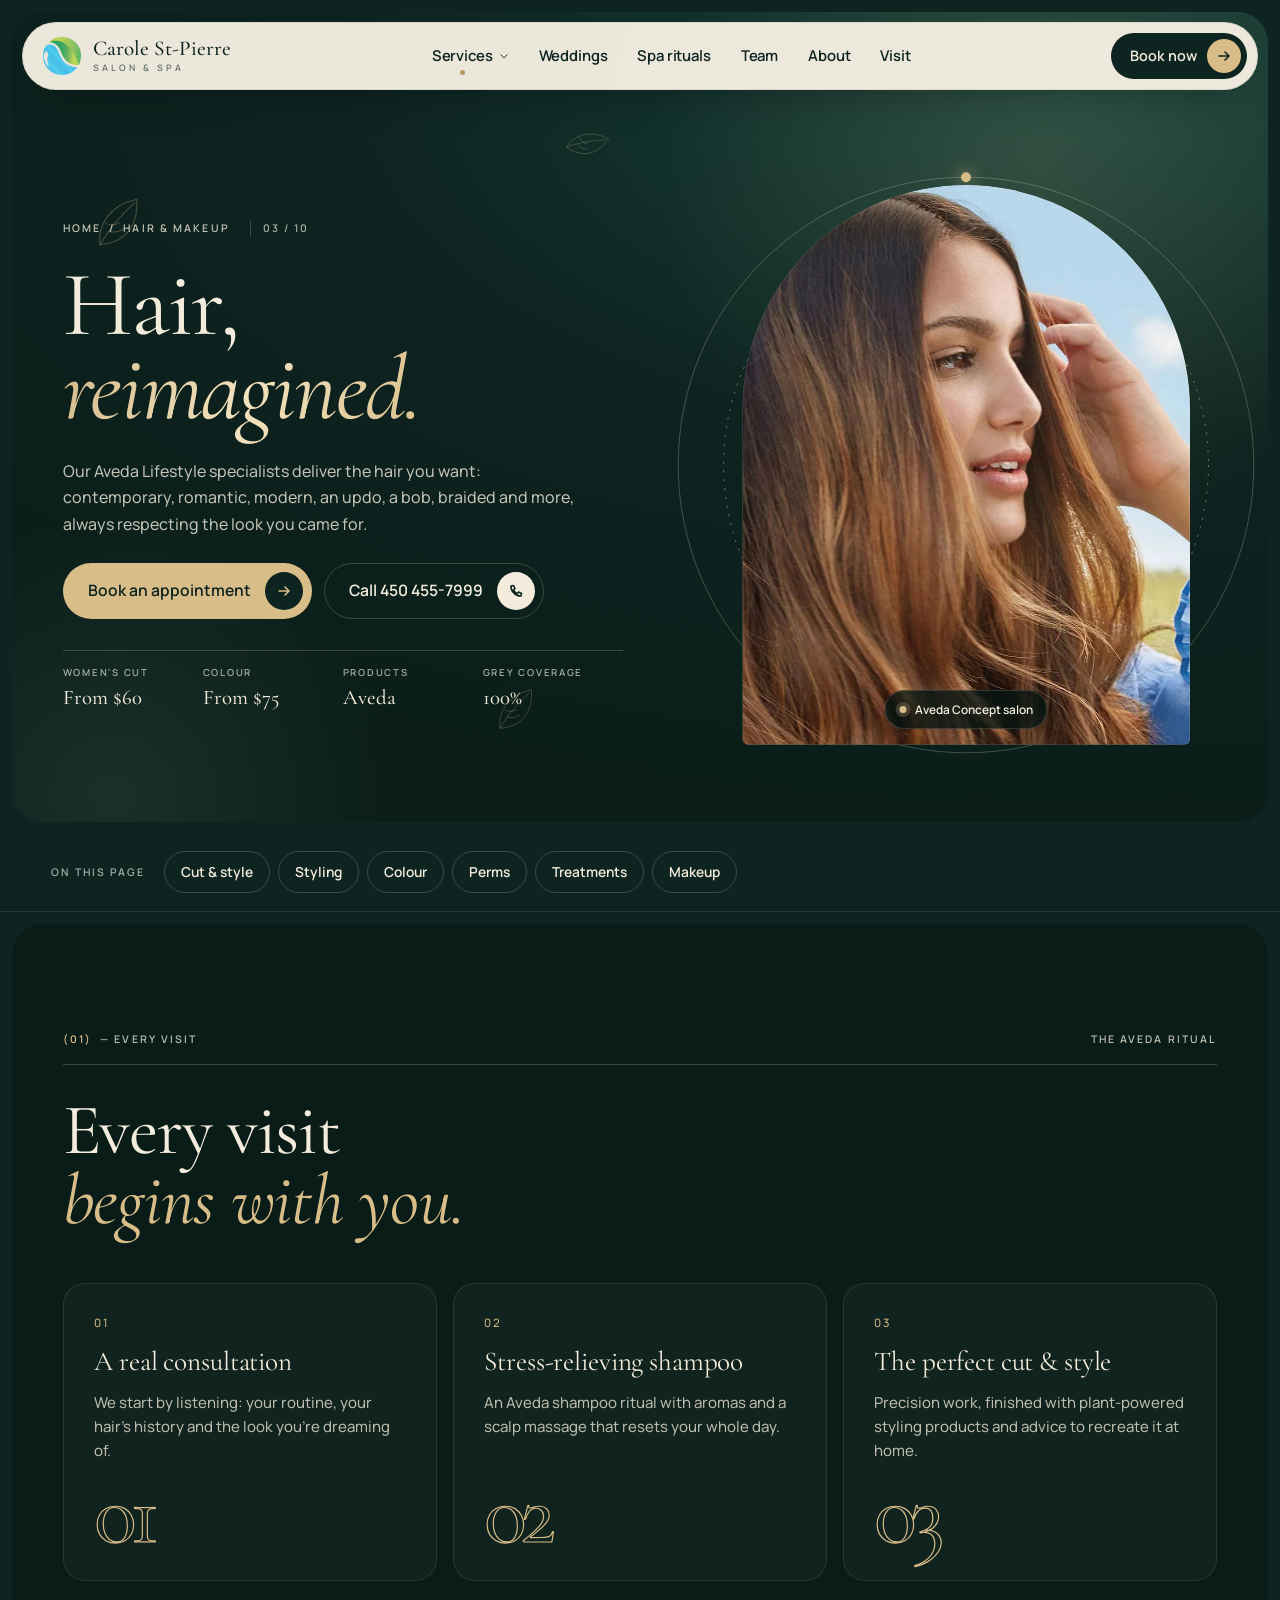
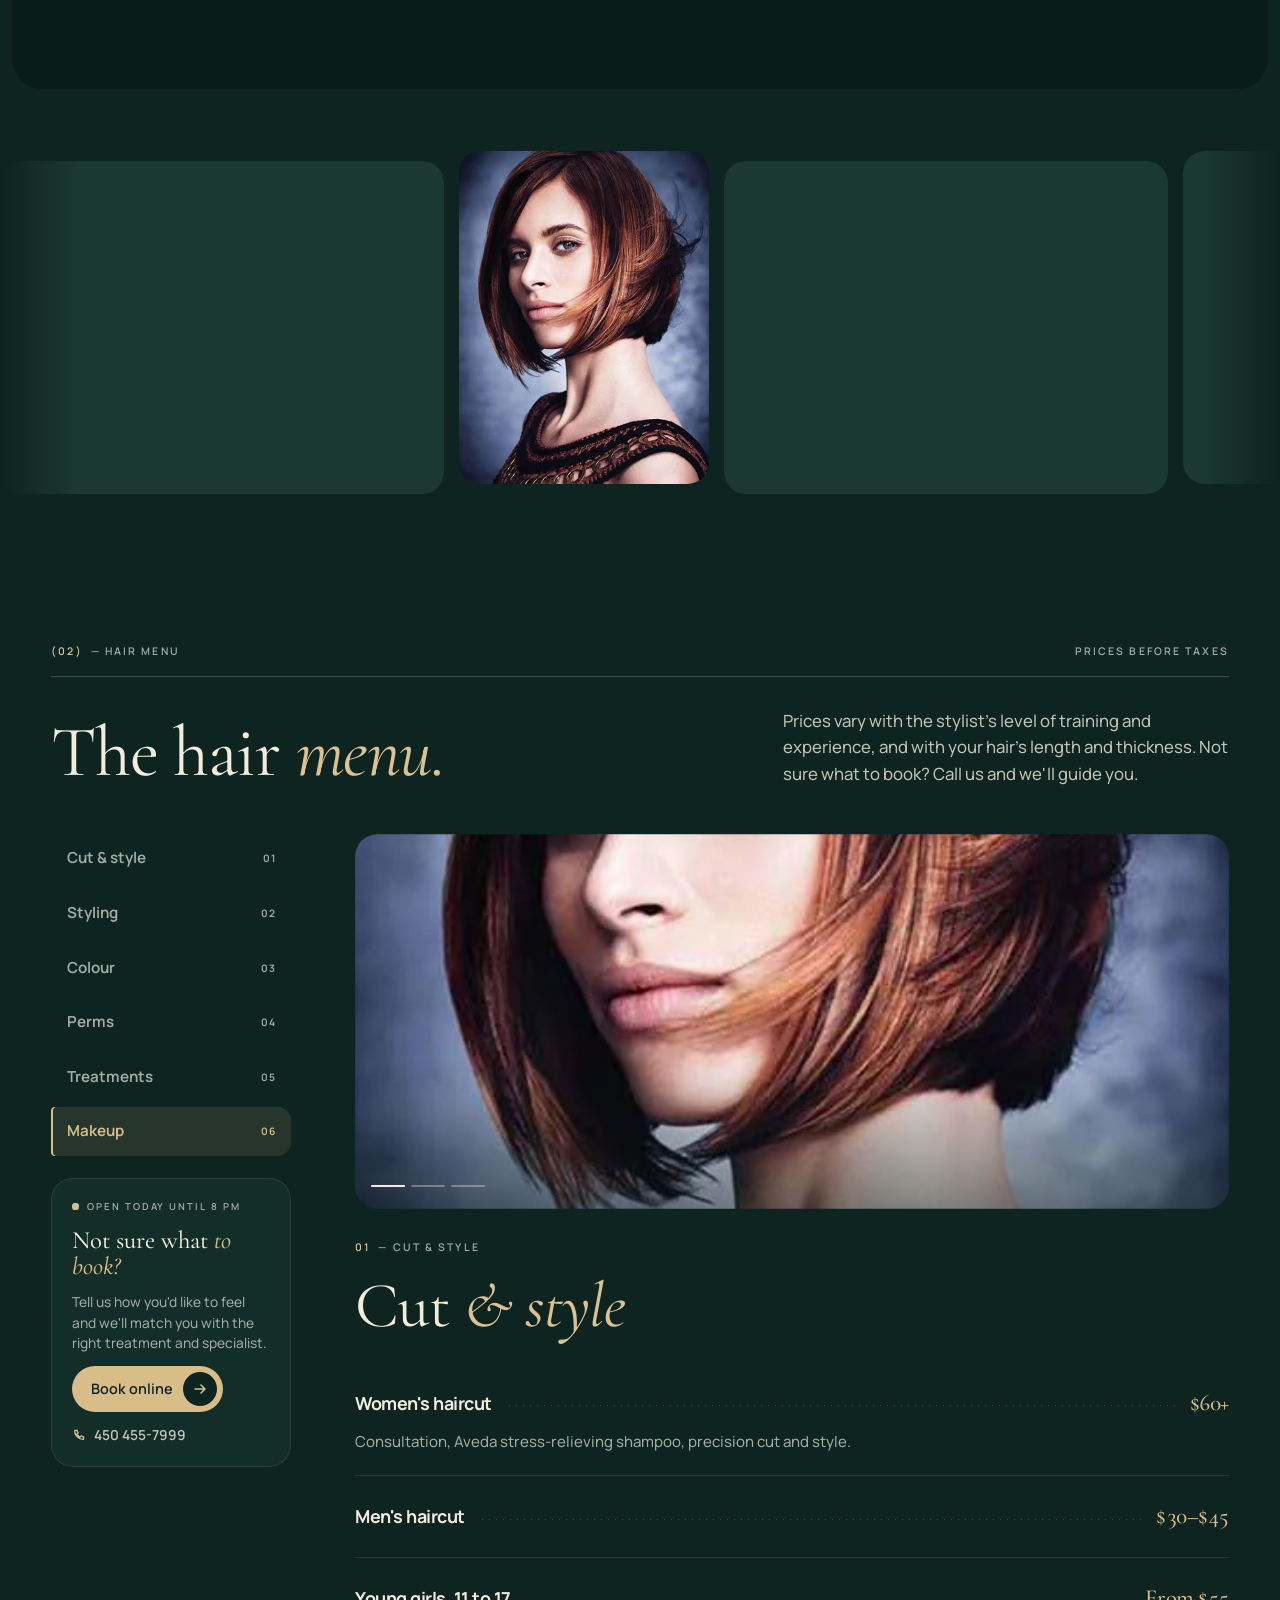
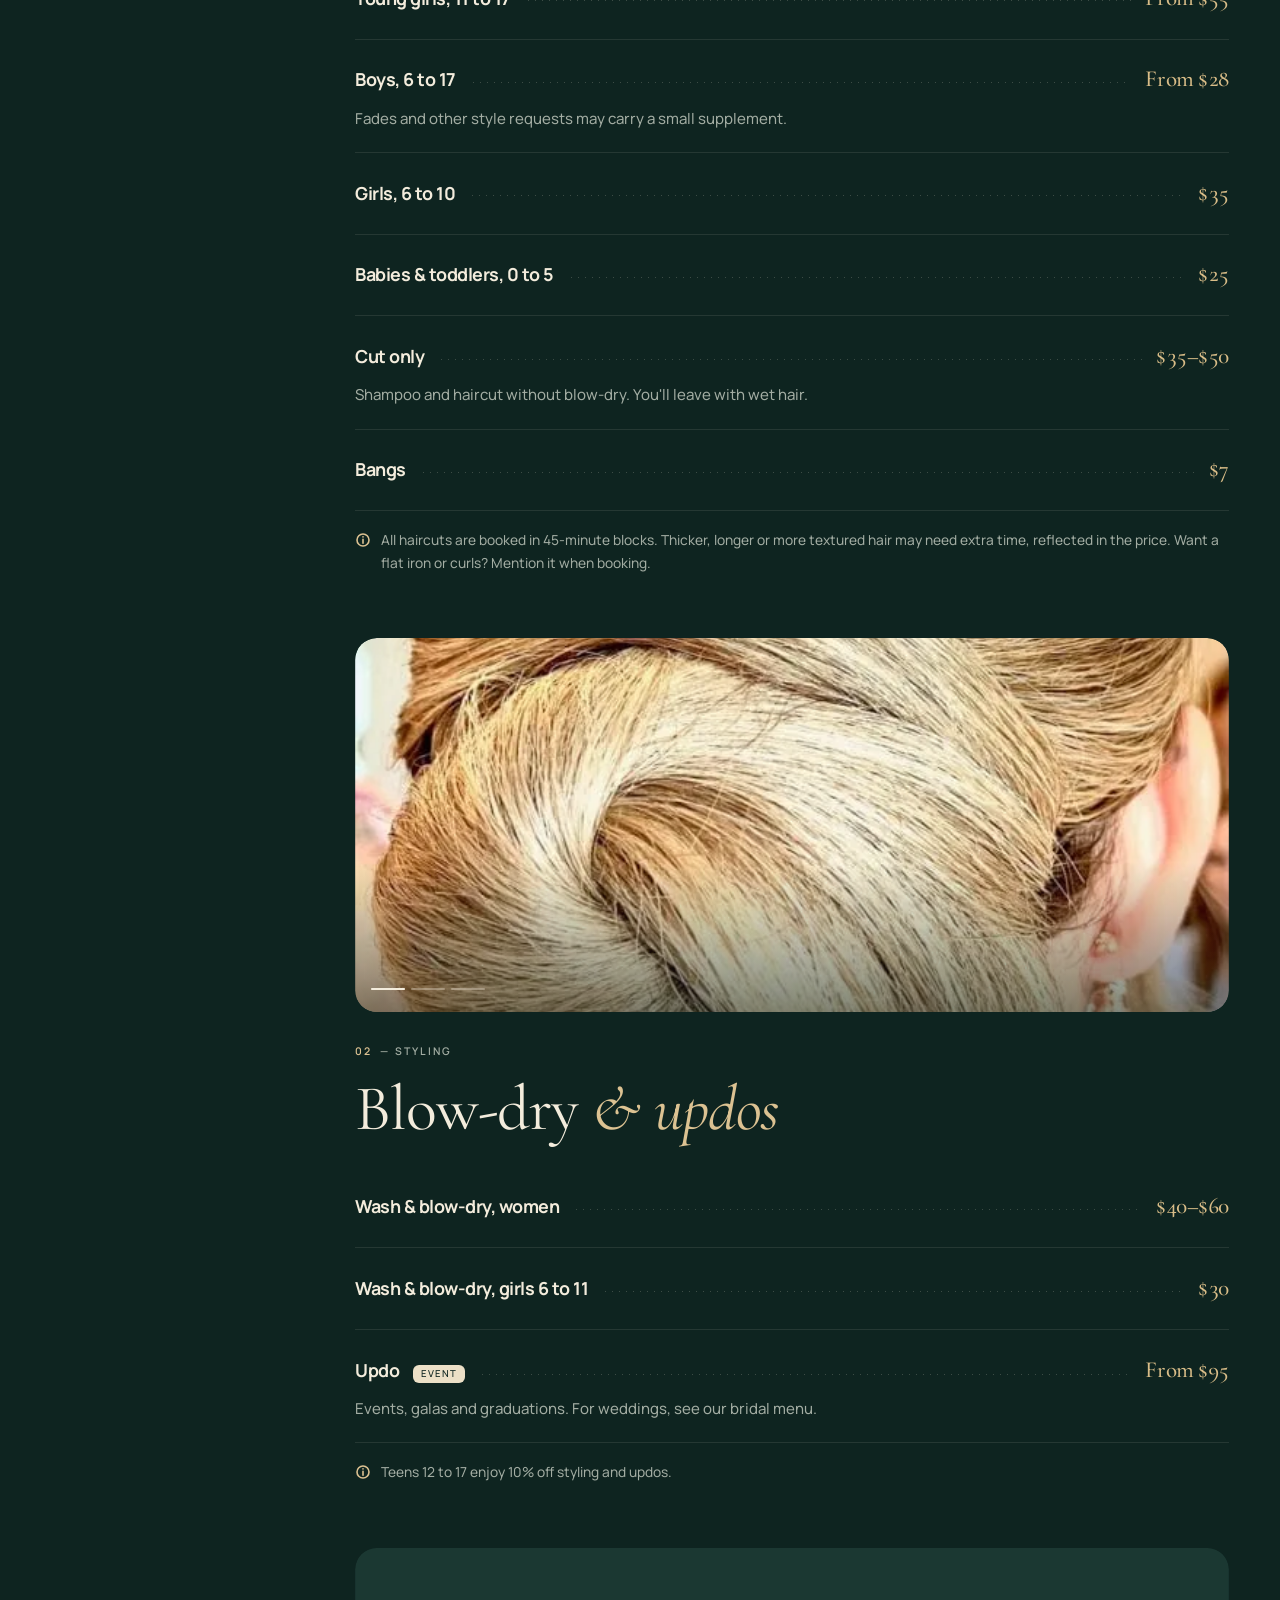
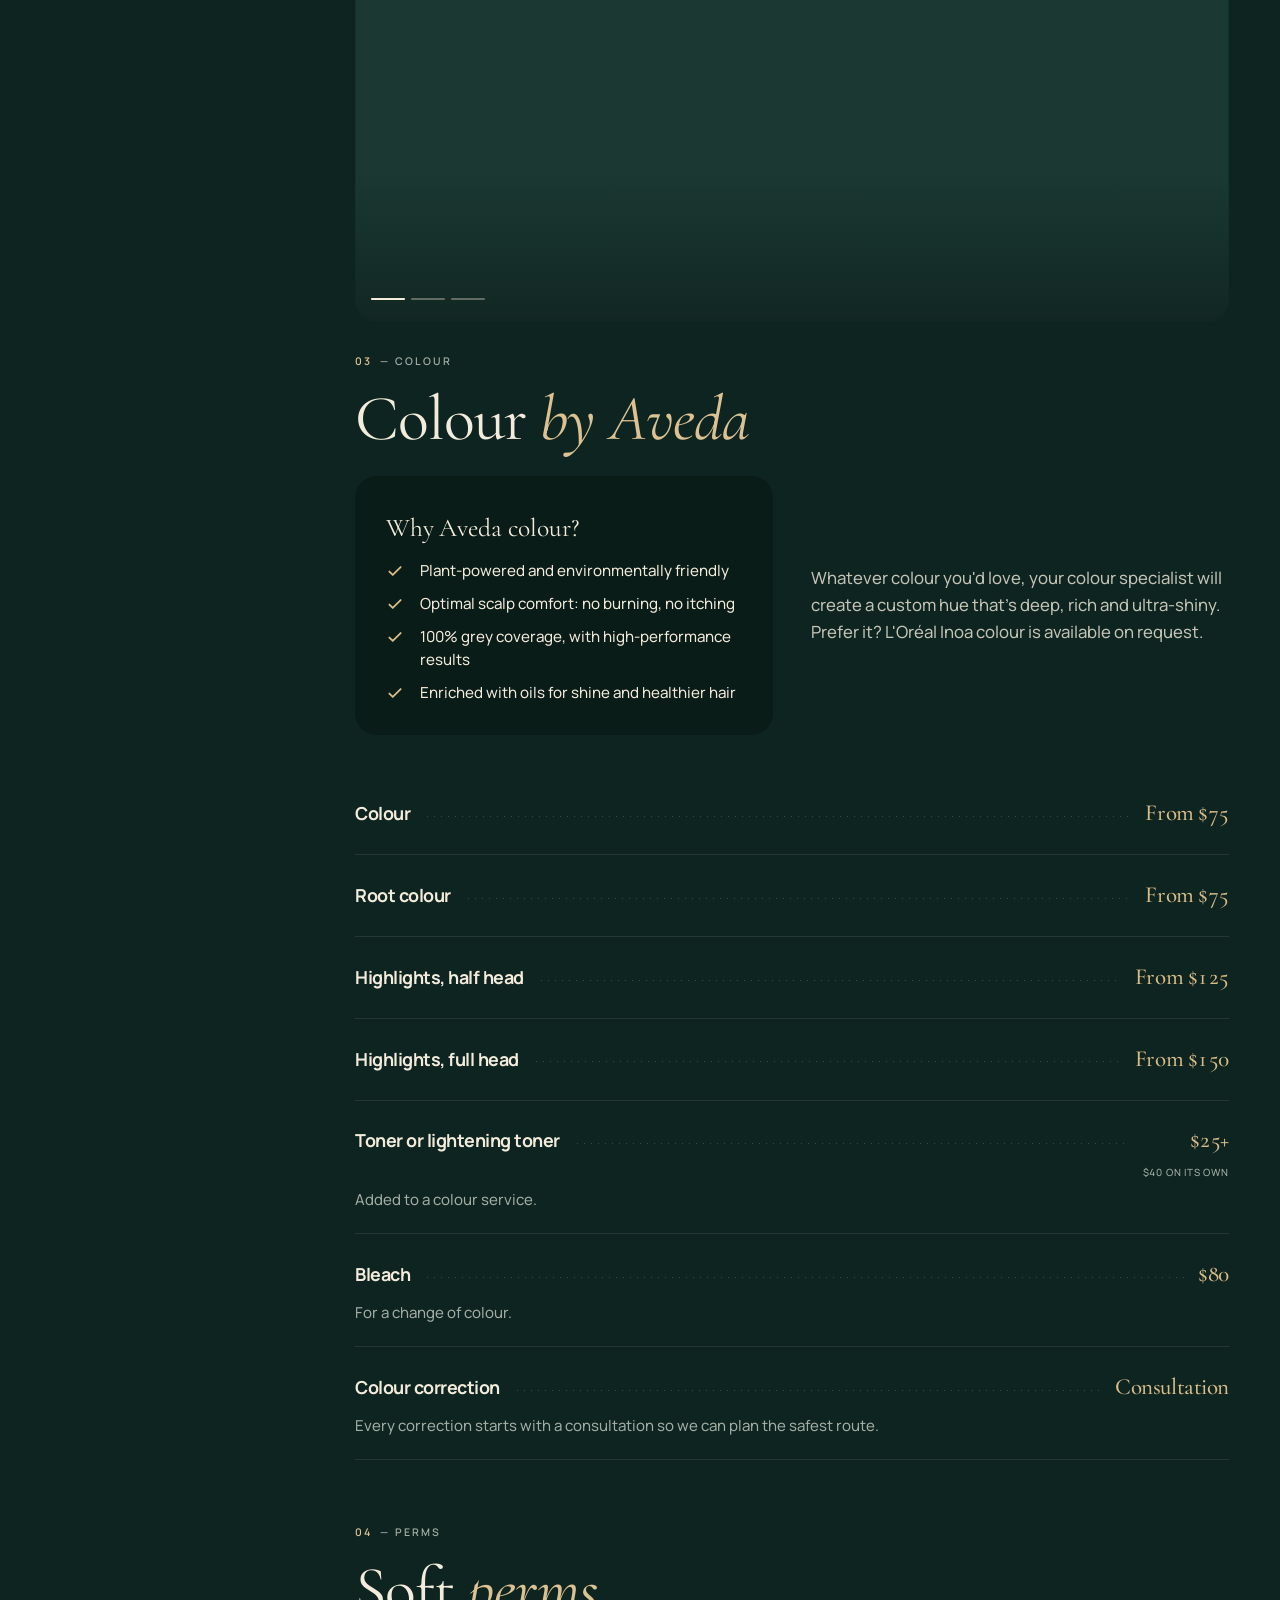
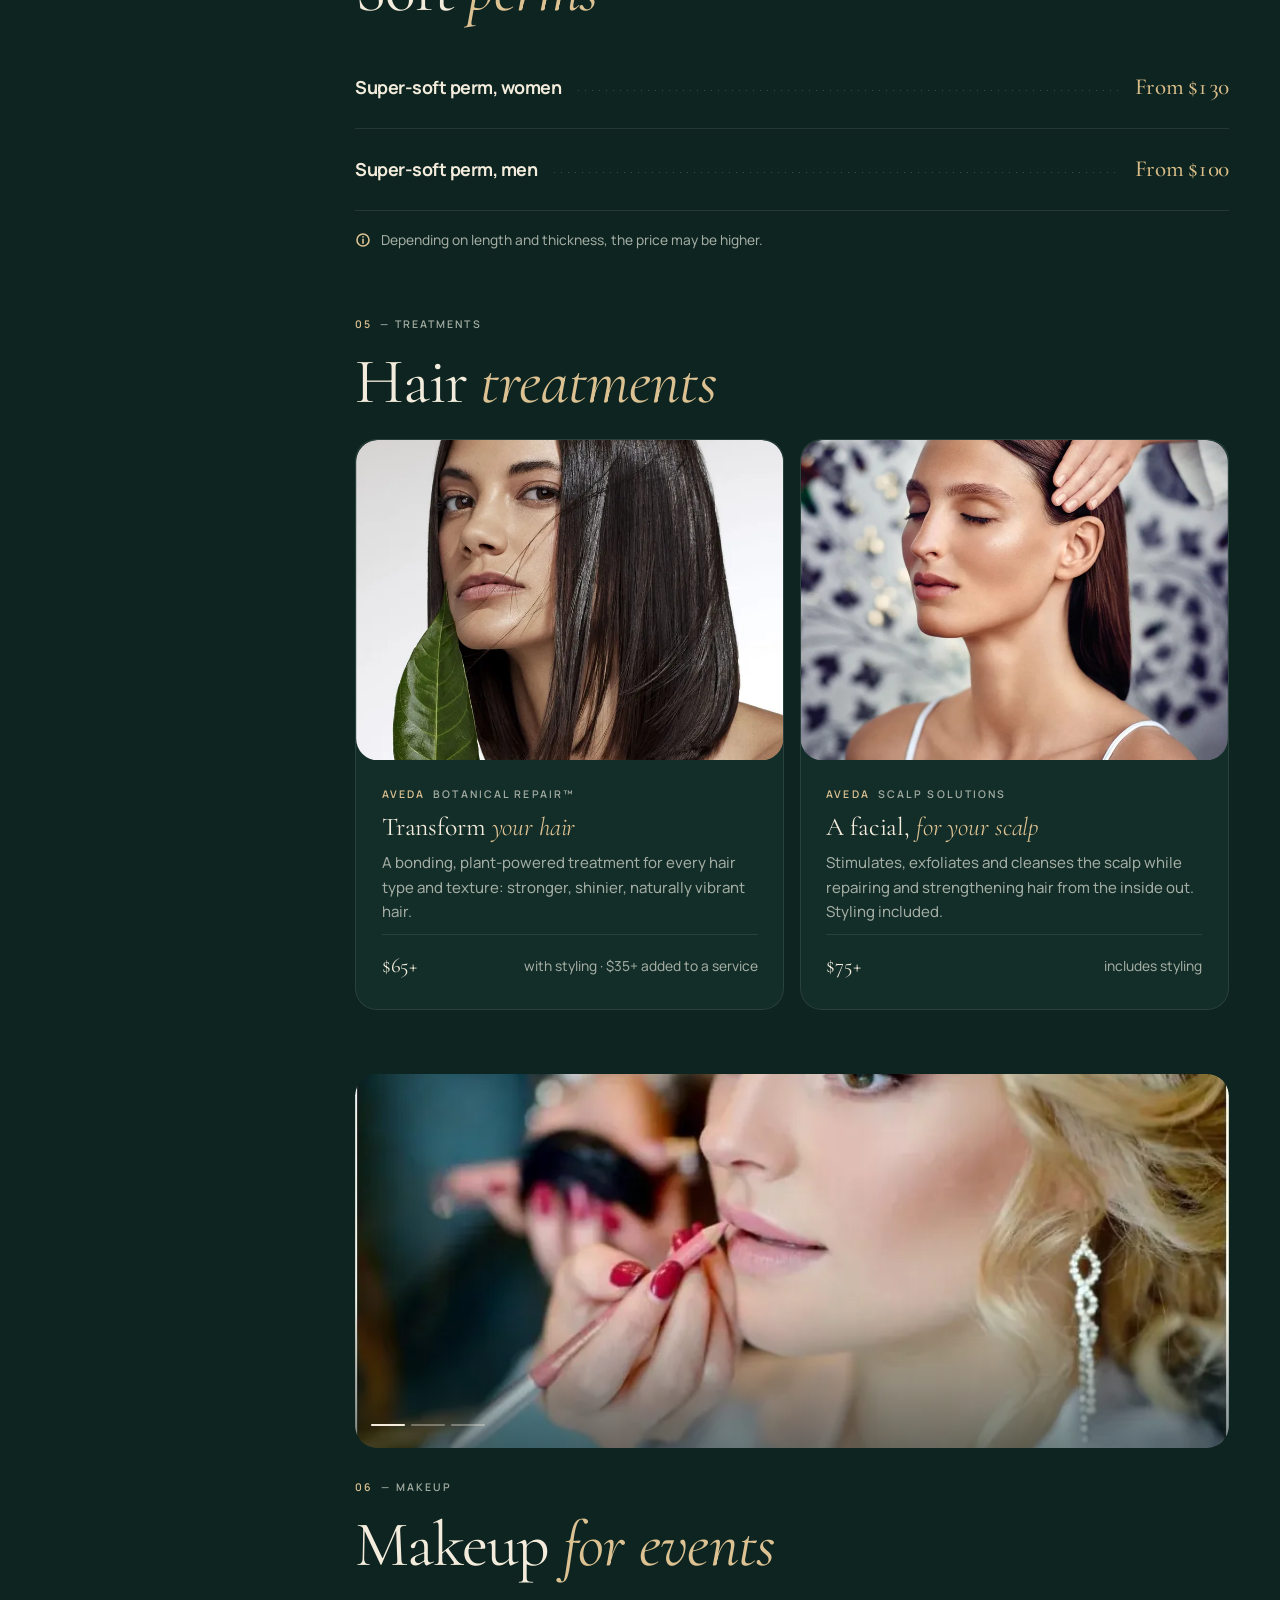
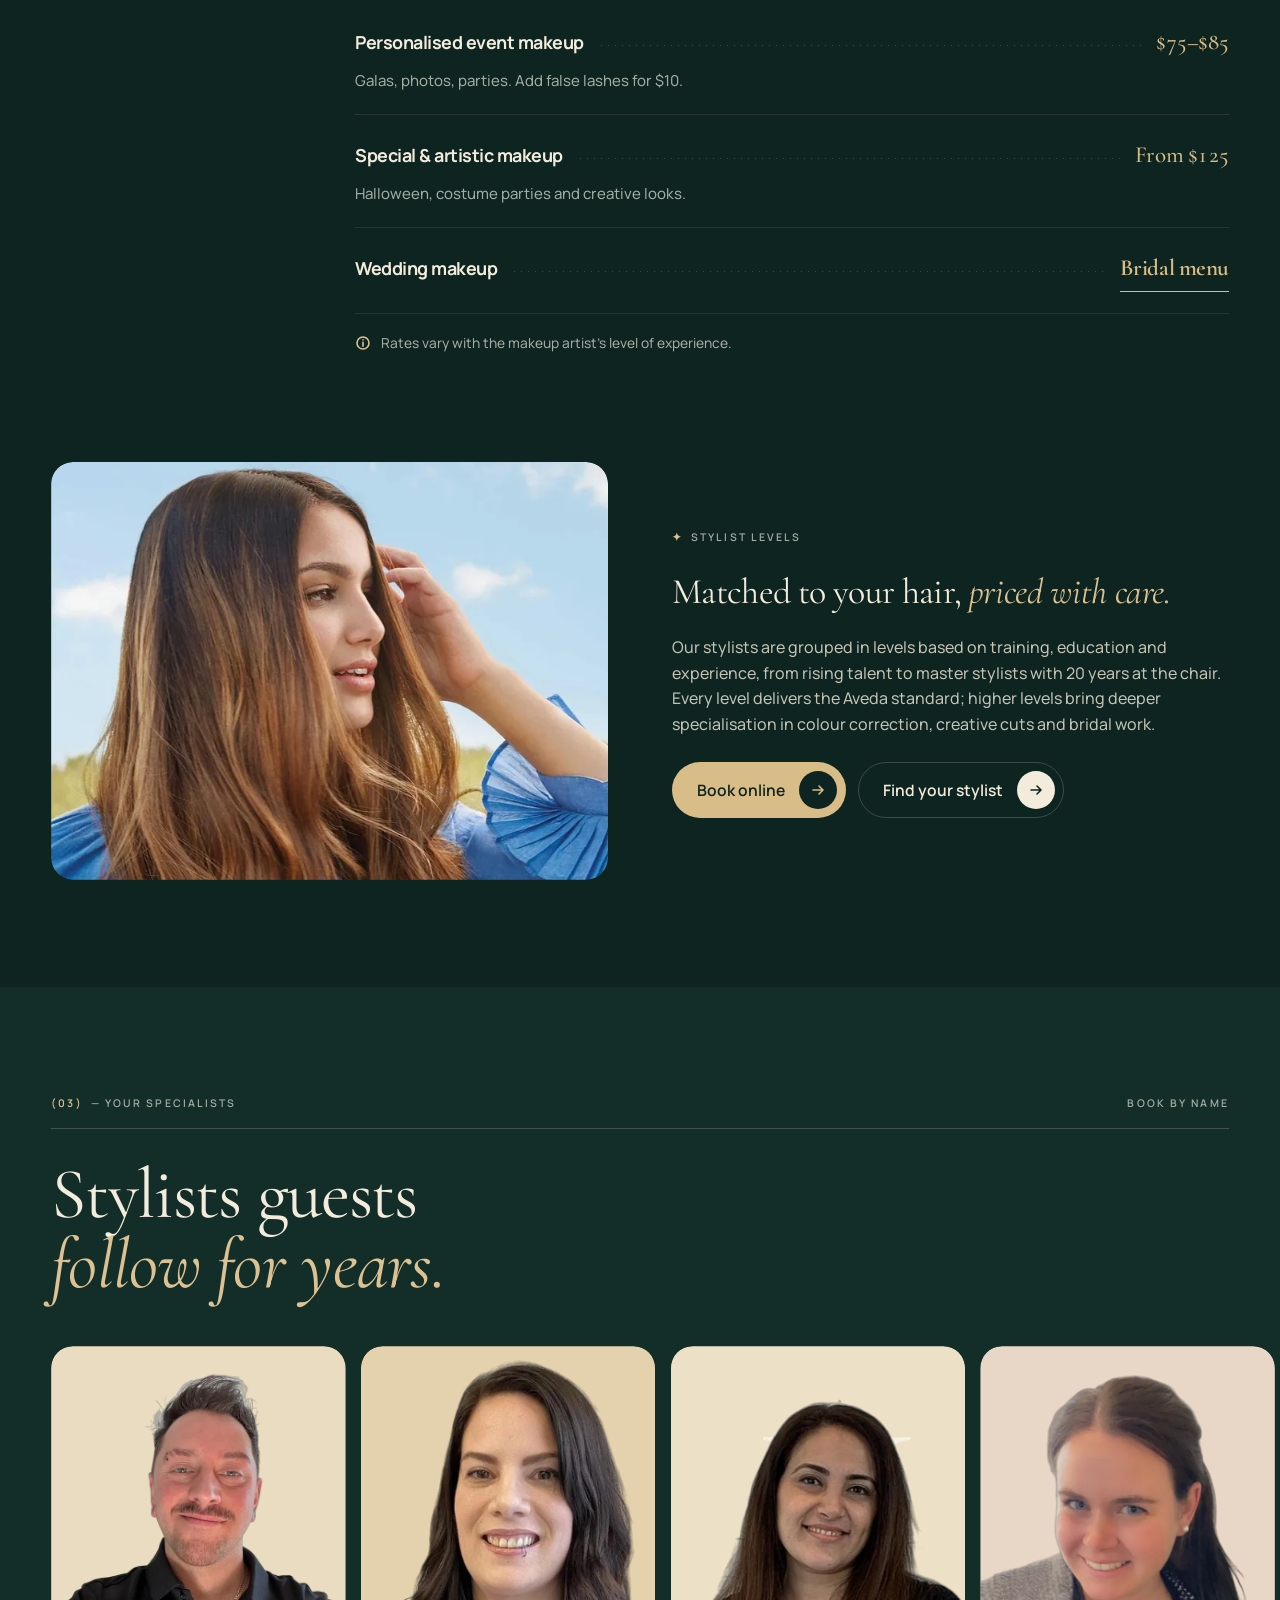
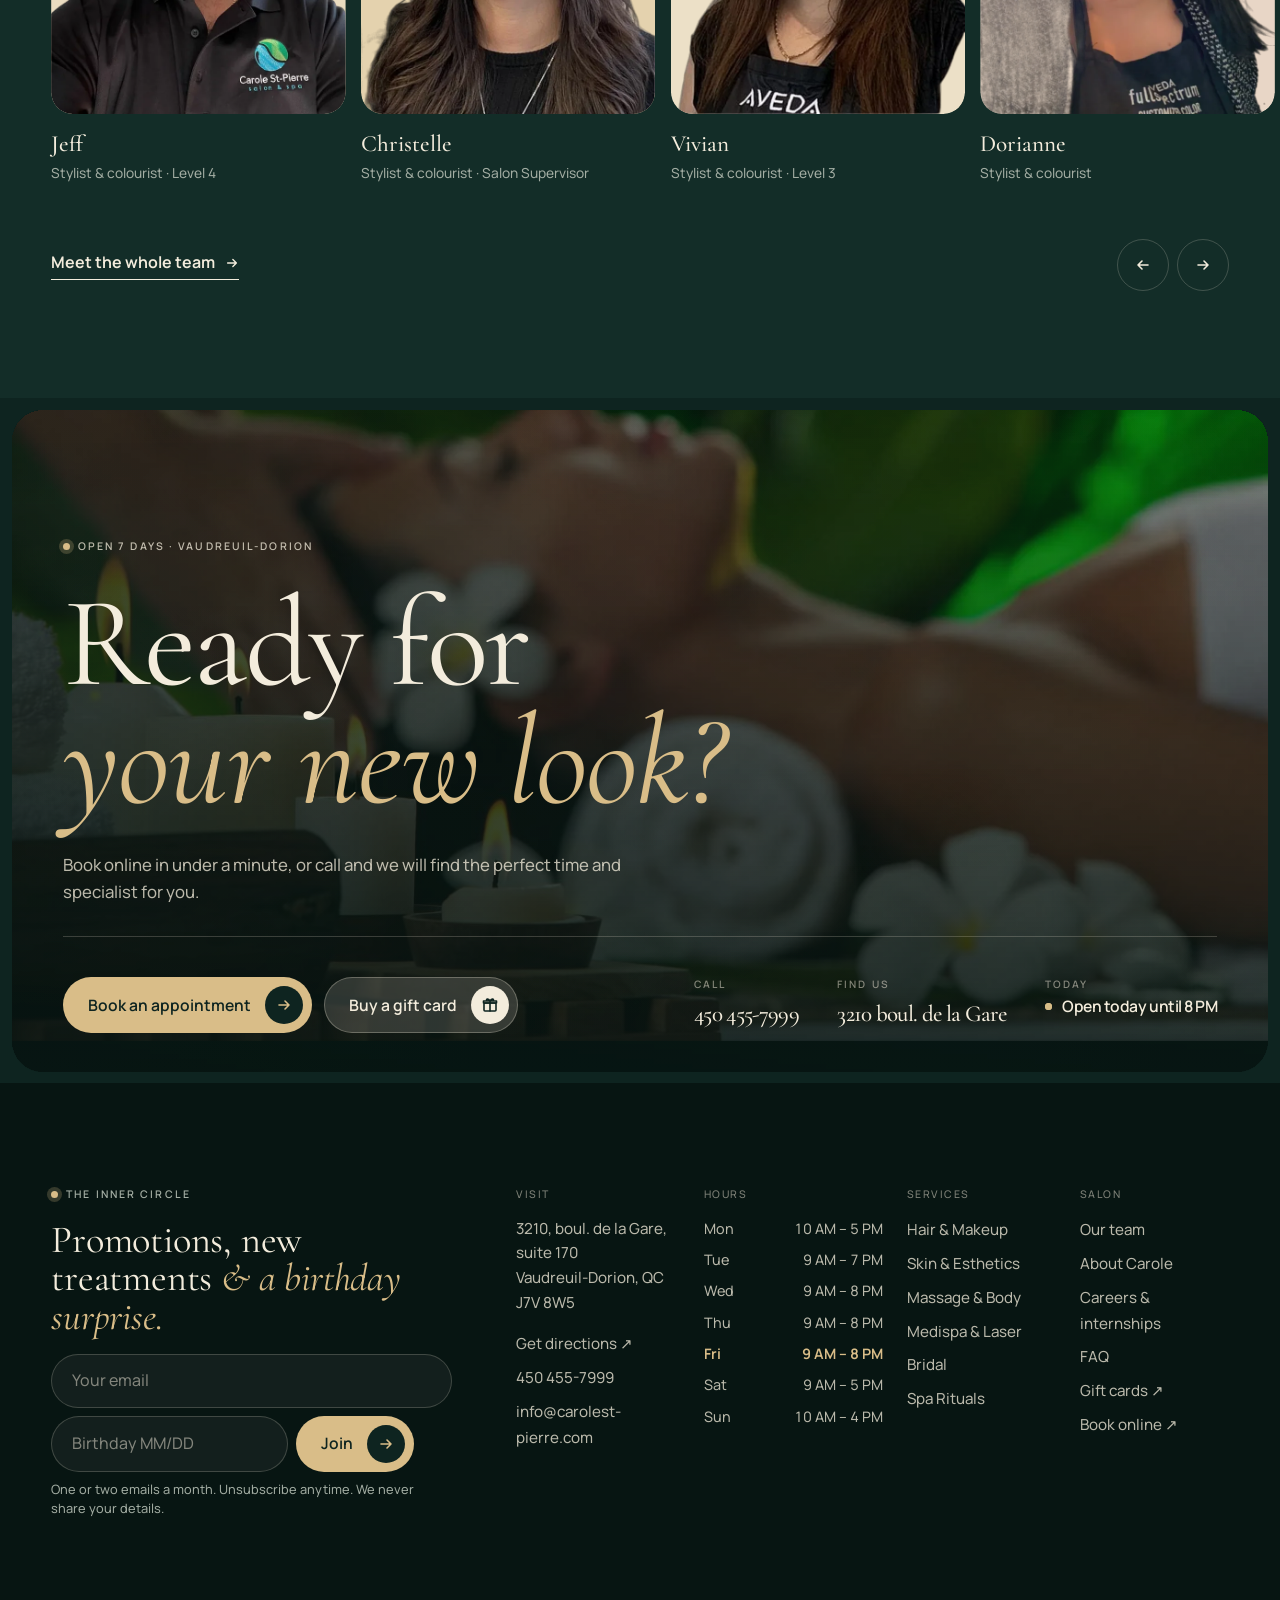
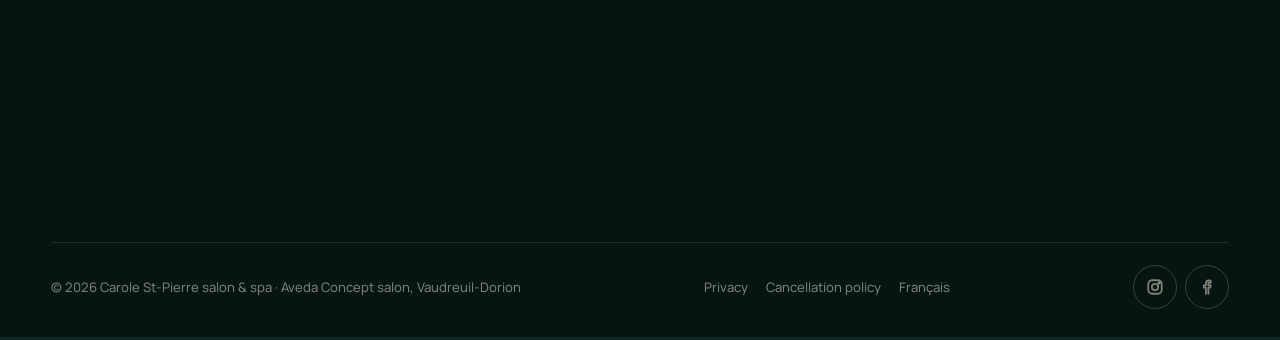
<file: hair.html>
<!doctype html>
<html lang="en" class="no-js">
<head>
<meta charset="utf-8">
<meta name="viewport" content="width=device-width, initial-scale=1, viewport-fit=cover">
<title>Aveda Hair Salon in Vaudreuil-Dorion | Cuts, Colour &amp; Treatments | Carole St-Pierre</title>
<meta name="description" content="Aveda Concept hair salon in Vaudreuil-Dorion: women&#x27;s, men&#x27;s and kids&#x27; cuts, plant-powered colour with 100% grey coverage, highlights, Botanical Repair and event makeup.">
<link rel="canonical" href="https://www.carolest-pierre.com/hair.html">
<meta name="theme-color" content="#0e2420">
<meta property="og:type" content="website">
<meta property="og:title" content="Aveda Hair Salon in Vaudreuil-Dorion | Cuts, Colour &amp; Treatments | Carole St-Pierre">
<meta property="og:description" content="Aveda Concept hair salon in Vaudreuil-Dorion: women&#x27;s, men&#x27;s and kids&#x27; cuts, plant-powered colour with 100% grey coverage, highlights, Botanical Repair and event makeup.">
<meta property="og:image" content="https://www.carolest-pierre.com/assets/img/ritual-scalp.webp">
<meta property="og:locale" content="en_CA">
<meta name="twitter:card" content="summary_large_image">
<link rel="icon" href="favicon.png" type="image/png">
<link rel="apple-touch-icon" href="apple-touch-icon.png">
<link rel="preload" href="assets/fonts/manrope-normal-latin.woff2" as="font" type="font/woff2" crossorigin>
<link rel="preload" href="assets/fonts/cormorant-garamond-normal-latin.woff2" as="font" type="font/woff2" crossorigin>
<link rel="preload" href="assets/fonts/cormorant-garamond-italic-latin.woff2" as="font" type="font/woff2" crossorigin>
<link rel="stylesheet" href="assets/css/fonts.css?v=28b0ab2d">
<link rel="stylesheet" href="assets/css/main.css?v=dfe1f55d">
<script>document.documentElement.classList.replace("no-js","js");if("scrollRestoration"in history)history.scrollRestoration="manual";try{if(sessionStorage.getItem("csp-pt")==="1"&&!matchMedia("(prefers-reduced-motion: reduce)").matches)document.documentElement.classList.add("pt-enter")}catch(e){}</script>
<script type="application/ld+json">{"@context": "https://schema.org", "@type": ["BeautySalon", "DaySpa", "HairSalon"], "name": "Carole St-Pierre salon & spa", "url": "https://www.carolest-pierre.com", "telephone": "+1-450-455-7999", "email": "info@carolest-pierre.com", "image": "https://www.carolest-pierre.com/assets/img/ritual-scalp.webp", "logo": "https://www.carolest-pierre.com/assets/img/logo-mark.png", "priceRange": "$$", "address": {"@type": "PostalAddress", "streetAddress": "3210 boul. de la Gare, suite 170", "addressLocality": "Vaudreuil-Dorion", "addressRegion": "QC", "postalCode": "J7V 8W5", "addressCountry": "CA"}, "openingHoursSpecification": [{"@type": "OpeningHoursSpecification", "dayOfWeek": "Monday", "opens": "10:00", "closes": "17:00"}, {"@type": "OpeningHoursSpecification", "dayOfWeek": "Tuesday", "opens": "09:00", "closes": "19:00"}, {"@type": "OpeningHoursSpecification", "dayOfWeek": "Wednesday", "opens": "09:00", "closes": "20:00"}, {"@type": "OpeningHoursSpecification", "dayOfWeek": "Thursday", "opens": "09:00", "closes": "20:00"}, {"@type": "OpeningHoursSpecification", "dayOfWeek": "Friday", "opens": "09:00", "closes": "20:00"}, {"@type": "OpeningHoursSpecification", "dayOfWeek": "Saturday", "opens": "09:00", "closes": "17:00"}, {"@type": "OpeningHoursSpecification", "dayOfWeek": "Sunday", "opens": "10:00", "closes": "16:00"}], "sameAs": ["https://www.instagram.com/carolestpierre.salonspa/", "https://www.facebook.com/profile.php?id=61553709430803"], "founder": {"@type": "Person", "name": "Carole St-Pierre"}}</script>
<script type="speculationrules">{"prefetch":[{"where":{"and":[{"selector_matches":"a[href$='.html'], a[href*='.html#']"},{"not":{"selector_matches":"[target=_blank]"}}]},"eagerness":"moderate"}]}</script>
<script src="assets/vendor/gsap.min.js" defer></script>
<script src="assets/vendor/ScrollTrigger.min.js" defer></script>
<script src="assets/js/config.js?v=45bf815a" defer></script>
<script src="assets/js/main.js?v=cb406834" defer></script>
</head>
<body>
<a class="skip-link" href="#main">Skip to content</a>
<div class="pt" aria-hidden="true"><div class="pt-in"><img src="assets/img/logo-mark.png" alt="" width="52" height="52"><p class="pt-name">Carole St-Pierre</p><p class="pt-to"><span data-pt-to>Hair &amp; Makeup</span></p><span class="pt-line"><b></b></span></div></div>

<header class="site-header" data-tone="dark">
  <nav class="nav-bar" aria-label="Main">
    <a class="brand" href="index.html" aria-label="Carole St-Pierre salon &amp; spa, home">
      <img src="assets/img/logo-mark.png" width="38" height="38" alt="">
      <span class="brand-text"><span class="brand-name">Carole St-Pierre</span><span class="brand-sub">salon &amp; spa</span></span>
    </a>
    <ul class="nav-links" role="list">
      <li class="has-drop is-current"><button type="button" aria-expanded="false" aria-haspopup="true">Services <svg class="" viewBox="0 0 16 16" fill="none" stroke="currentColor" stroke-width="1.6" stroke-linecap="round" stroke-linejoin="round" aria-hidden="true"><path d="m3 6 5 5 5-5"/></svg></button>
        <ul class="drop" role="list"><li><a href="hair.html" aria-current=page><img src="assets/img/aveda-bob.webp" width="500" height="633" alt="" loading="lazy" decoding="async"><div><strong>Hair &amp; Makeup</strong><span>Aveda cuts, colour, treatments</span></div></a></li><li><a href="skin.html"><img src="assets/img/facial-white.webp" srcset="assets/img/facial-white-800.webp 800w, assets/img/facial-white.webp 1200w" sizes="64px" width="1200" height="1600" alt="" loading="lazy" decoding="async"><div><strong>Skin &amp; Esthetics</strong><span>Facials, nails, lashes, waxing</span></div></a></li><li><a href="massage.html"><img src="assets/img/massage-hands.webp" srcset="assets/img/massage-hands-800.webp 800w, assets/img/massage-hands.webp 1024w" sizes="64px" width="1024" height="512" alt="" loading="lazy" decoding="async"><div><strong>Massage &amp; Body</strong><span>15+ techniques, wraps, balneo</span></div></a></li><li><a href="medispa.html"><img src="assets/img/laser.webp" srcset="assets/img/laser-800.webp 800w, assets/img/laser.webp 1600w" sizes="64px" width="1600" height="1067" alt="" loading="lazy" decoding="async"><div><strong>Medispa &amp; Laser</strong><span>Laser, mesotherapy, peels</span></div></a></li><li><a href="weddings.html"><img src="assets/img/bridal-updo.webp" width="600" height="890" alt="" loading="lazy" decoding="async"><div><strong>Bridal</strong><span>Trials, parties, on-location</span></div></a></li><li><a href="rituals.html"><img src="assets/img/hot-stones.webp" srcset="assets/img/hot-stones-800.webp 800w, assets/img/hot-stones.webp 1600w" sizes="64px" width="1600" height="1067" alt="" loading="lazy" decoding="async"><div><strong>Spa Rituals</strong><span>Half-day &amp; full-day packages</span></div></a></li>
          <li class="drop-foot"><span class="muted">100+ treatments, open 7 days</span><a href="https://carolestpierre.zenoti.com/webstoreNew/services" target="_blank" rel="noopener">Book online →</a></li>
        </ul>
      </li>
      <li><a href="weddings.html">Weddings</a></li><li><a href="rituals.html">Spa rituals</a></li><li><a href="team.html">Team</a></li><li><a href="about.html">About</a></li><li><a href="visit.html">Visit</a></li>
    </ul>
    <div class="nav-actions">
      <a class="nav-phone" href="tel:+14504557999">450 455-7999</a>
      <span class="nav-book"><a class="btn btn--lime btn--sm" href="https://carolestpierre.zenoti.com/webstoreNew/services" target="_blank" rel="noopener">Book now <span class="ic"><svg class="" viewBox="0 0 16 16" fill="none" stroke="currentColor" stroke-width="1.6" stroke-linecap="round" stroke-linejoin="round" aria-hidden="true"><path d="M3 8h10M9 4l4 4-4 4"/></svg></span></a><a class="nav-book-sm" href="https://carolestpierre.zenoti.com/webstoreNew/services" target="_blank" rel="noopener">Book</a></span>
      <button class="menu-toggle" type="button" aria-expanded="false" aria-controls="menu">Menu <span class="bars"><i></i><i></i></span></button>
    </div>
  </nav>
</header>
<div class="menu" id="menu" aria-hidden="true" role="dialog" aria-modal="true" aria-label="Site menu">
  <div class="menu-top">
    <a class="brand" href="index.html"><img src="assets/img/logo-mark.png" width="38" height="38" alt=""><span class="brand-text"><span class="brand-name">Carole St-Pierre</span><span class="brand-sub">salon &amp; spa</span></span></a>
    <button class="menu-close" type="button" aria-label="Close menu"><svg class="" viewBox="0 0 16 16" fill="none" stroke="currentColor" stroke-width="1.6" stroke-linecap="round" stroke-linejoin="round" aria-hidden="true"><path d="m4 4 8 8M12 4l-8 8"/></svg></button>
  </div>
  <div class="menu-body">
    <nav class="menu-list" aria-label="Menu">
      <div class="menu-item menu-acc">
        <button type="button" class="menu-link" aria-expanded="false" aria-controls="menu-services"><span>Services</span><span class="menu-plus" aria-hidden="true"></span></button>
        <div class="menu-acc-panel" id="menu-services"><ul role="list"><li><a href="hair.html" aria-current=page><span>Hair &amp; Makeup</span><small>Aveda cuts, colour, treatments</small></a></li><li><a href="skin.html"><span>Skin &amp; Esthetics</span><small>Facials, nails, lashes, waxing</small></a></li><li><a href="massage.html"><span>Massage &amp; Body</span><small>15+ techniques, wraps, balneo</small></a></li><li><a href="medispa.html"><span>Medispa &amp; Laser</span><small>Laser, mesotherapy, peels</small></a></li></ul></div>
      </div>
      <div class="menu-item"><a class="menu-link" href="weddings.html"><span>Weddings</span><svg class="" viewBox="0 0 16 16" fill="none" stroke="currentColor" stroke-width="1.6" stroke-linecap="round" stroke-linejoin="round" aria-hidden="true"><path d="M3 8h10M9 4l4 4-4 4"/></svg></a></div><div class="menu-item"><a class="menu-link" href="rituals.html"><span>Spa rituals</span><svg class="" viewBox="0 0 16 16" fill="none" stroke="currentColor" stroke-width="1.6" stroke-linecap="round" stroke-linejoin="round" aria-hidden="true"><path d="M3 8h10M9 4l4 4-4 4"/></svg></a></div><div class="menu-item"><a class="menu-link" href="team.html"><span>The team</span><svg class="" viewBox="0 0 16 16" fill="none" stroke="currentColor" stroke-width="1.6" stroke-linecap="round" stroke-linejoin="round" aria-hidden="true"><path d="M3 8h10M9 4l4 4-4 4"/></svg></a></div><div class="menu-item"><a class="menu-link" href="about.html"><span>About Carole</span><svg class="" viewBox="0 0 16 16" fill="none" stroke="currentColor" stroke-width="1.6" stroke-linecap="round" stroke-linejoin="round" aria-hidden="true"><path d="M3 8h10M9 4l4 4-4 4"/></svg></a></div><div class="menu-item"><a class="menu-link" href="visit.html"><span>Visit &amp; FAQ</span><svg class="" viewBox="0 0 16 16" fill="none" stroke="currentColor" stroke-width="1.6" stroke-linecap="round" stroke-linejoin="round" aria-hidden="true"><path d="M3 8h10M9 4l4 4-4 4"/></svg></a></div>
    </nav>
    <div class="menu-foot">
      <a class="btn btn--lime" href="https://carolestpierre.zenoti.com/webstoreNew/services" target="_blank" rel="noopener">Book an appointment <span class="ic"><svg class="" viewBox="0 0 16 16" fill="none" stroke="currentColor" stroke-width="1.6" stroke-linecap="round" stroke-linejoin="round" aria-hidden="true"><path d="M3 8h10M9 4l4 4-4 4"/></svg></span></a>
      <div class="menu-meta"><a href="tel:+14504557999"><svg class="" viewBox="0 0 16 16" fill="none" stroke="currentColor" stroke-width="1.6" stroke-linecap="round" stroke-linejoin="round" aria-hidden="true"><path d="M5.5 2.5 3 3c-.5 4.5 4.5 10.5 10 10l.5-2.5-3-1.5-1.5 1.5C7 9.5 6.5 9 5.5 7l1.5-1.5z"/></svg> 450 455-7999</a><span class="status" data-open-status="short"></span></div>
    </div>
  </div>
</div>
<main id="main">
<section class="frame hx hx--page grain">
  <div class="hx-bg" aria-hidden="true"><span class="hx-glow hx-glow--a"></span><span class="hx-glow hx-glow--b"></span><svg class="leaf leaf--1" viewBox="0 0 50 50" fill="none" stroke="currentColor" stroke-width="1" aria-hidden="true"><path d="M12 46C10 28 20 10 46 4c2 24-10 40-34 42Z"/><path d="M12 46C20 32 30 20 44 7"/><path d="M20 34c5 1 10 0 14-3M17 26c3 2 9 2 13 0"/></svg><svg class="leaf leaf--2" viewBox="0 0 50 50" fill="none" stroke="currentColor" stroke-width="1" aria-hidden="true"><path d="M12 46C10 28 20 10 46 4c2 24-10 40-34 42Z"/><path d="M12 46C20 32 30 20 44 7"/><path d="M20 34c5 1 10 0 14-3M17 26c3 2 9 2 13 0"/></svg><svg class="leaf leaf--3" viewBox="0 0 50 50" fill="none" stroke="currentColor" stroke-width="1" aria-hidden="true"><path d="M12 46C10 28 20 10 46 4c2 24-10 40-34 42Z"/><path d="M12 46C20 32 30 20 44 7"/><path d="M20 34c5 1 10 0 14-3M17 26c3 2 9 2 13 0"/></svg><svg class="leaf leaf--4" viewBox="0 0 50 50" fill="none" stroke="currentColor" stroke-width="1" aria-hidden="true"><path d="M12 46C10 28 20 10 46 4c2 24-10 40-34 42Z"/><path d="M12 46C20 32 30 20 44 7"/><path d="M20 34c5 1 10 0 14-3M17 26c3 2 9 2 13 0"/></svg></div>
  <div class="hx-inner">
    <div class="hx-copy">
      <div class="crumbs" data-reveal="fade"><a href="index.html">Home</a><span>/</span><span>Hair &amp; Makeup</span><span class="crumbs-no">03 / 10</span></div>
      <h1 class="hx-title" data-split><span class="ln">Hair,</span><span class="ln"><em>reimagined.</em></span></h1>
      <p class="hx-lead" data-reveal style="--d:.45s">Our Aveda Lifestyle specialists deliver the hair you want: contemporary, romantic, modern, an updo, a bob, braided and more, always respecting the look you came for.</p>
      <div data-reveal style="--d:.55s"><div class="btn-row"><a class="btn btn--lime" href="https://carolestpierre.zenoti.com/webstoreNew/services" target="_blank" rel="noopener">Book an appointment <span class="ic"><svg class="" viewBox="0 0 16 16" fill="none" stroke="currentColor" stroke-width="1.6" stroke-linecap="round" stroke-linejoin="round" aria-hidden="true"><path d="M3 8h10M9 4l4 4-4 4"/></svg></span></a><a class="btn btn--ghost" href="tel:+14504557999">Call 450 455-7999 <span class="ic"><svg class="" viewBox="0 0 16 16" fill="none" stroke="currentColor" stroke-width="1.6" stroke-linecap="round" stroke-linejoin="round" aria-hidden="true"><path d="M5.5 2.5 3 3c-.5 4.5 4.5 10.5 10 10l.5-2.5-3-1.5-1.5 1.5C7 9.5 6.5 9 5.5 7l1.5-1.5z"/></svg></span></a></div></div>
      <dl class="hx-facts" data-reveal style="--d:.65s"><div><dt>Women's cut</dt><dd>From $60</dd></div><div><dt>Colour</dt><dd>From $75</dd></div><div><dt>Products</dt><dd>Aveda</dd></div><div><dt>Grey coverage</dt><dd>100%</dd></div></dl>
    </div>
    <div class="hx-art" data-hx-art>
      <div class="hx-rings" aria-hidden="true"><svg viewBox="0 0 600 600"><circle class="r1" cx="300" cy="300" r="292"/><circle class="r3" cx="300" cy="300" r="200"/></svg><svg class="hx-spin hx-spin--r2" viewBox="0 0 600 600"><circle class="r2" cx="300" cy="300" r="246"/></svg><svg class="hx-spin hx-spin--orbit" viewBox="0 0 600 600"><g class="orbit"><circle cx="300" cy="8" r="5"/></g></svg></div>
      <div class="hx-arch" data-depth="-10"><figure class="hx-slide is-active"><img src="assets/img/hair-styling.webp" srcset="assets/img/hair-styling-800.webp 800w, assets/img/hair-styling.webp 1700w" sizes="(min-width: 1000px) 34vw, 78vw" width="1700" height="1107" alt="A woman running her hand through long, glossy hair" fetchpriority="high" style="object-position:50% 50%"></figure>
        <span class="hx-cap"><span class="dot"></span> Aveda Concept salon</span></div>
    </div>
  </div>
</section>
<nav class="jumpbar" aria-label="On this page"><div class="container jumpbar-in"><span class="eyebrow">On this page</span><a href="#cut">Cut &amp; style</a><a href="#styling">Styling</a><a href="#colour">Colour</a><a href="#perm">Perms</a><a href="#treatments">Treatments</a><a href="#makeup">Makeup</a></div></nav>
<section class="frame is-dark grain">
  <div class="container section">
    <div class="sec-head">
  <div class="sec-rule" data-reveal="fade"><span class="eyebrow"><span class="num">(01)</span> — Every visit</span><span class="eyebrow hide-sm">The Aveda ritual</span></div>
  <div class="sec-title"><h2 class="h2" data-split>Every visit <em class='accent'>begins with you.</em></h2></div>
</div>
    <div class="steps steps--3" data-stagger><article class="step" data-reveal><span class="n">01</span><h3>A real consultation</h3><p>We start by listening: your routine, your hair's history and the look you're dreaming of.</p><span class="big" aria-hidden="true">01</span></article><article class="step" data-reveal><span class="n">02</span><h3>Stress-relieving shampoo</h3><p>An Aveda shampoo ritual with aromas and a scalp massage that resets your whole day.</p><span class="big" aria-hidden="true">02</span></article><article class="step" data-reveal><span class="n">03</span><h3>The perfect cut &amp; style</h3><p>Precision work, finished with plant-powered styling products and advice to recreate it at home.</p><span class="big" aria-hidden="true">03</span></article></div>
  </div>
</section>
<section class="ribbon" aria-hidden="true">
  <div class="ribbon-track"><figure class="rb rb--w"><img src="assets/img/hair-styling.webp" srcset="assets/img/hair-styling-800.webp 800w, assets/img/hair-styling.webp 1700w" sizes="40vw" width="1700" height="1107" alt="" loading="lazy" decoding="async"></figure><figure class="rb rb--t"><img src="assets/img/aveda-bob.webp" width="500" height="633" alt="" loading="lazy" decoding="async"></figure><figure class="rb rb--w"><img src="assets/img/botanical-leaf.webp" srcset="assets/img/botanical-leaf-800.webp 800w, assets/img/botanical-leaf.webp 1400w" sizes="40vw" width="1400" height="1750" alt="" loading="lazy" decoding="async"></figure><figure class="rb rb--w"><img src="assets/img/platinum.webp" srcset="assets/img/platinum-800.webp 800w, assets/img/platinum.webp 1080w" sizes="40vw" width="1080" height="1350" alt="" loading="lazy" decoding="async"></figure><figure class="rb rb--t"><img src="assets/img/hair-show.webp" srcset="assets/img/hair-show-800.webp 800w, assets/img/hair-show.webp 1600w" sizes="40vw" width="1600" height="1066" alt="" loading="lazy" decoding="async"></figure><figure class="rb rb--w"><img src="assets/img/aveda-folk.webp" srcset="assets/img/aveda-folk-800.webp 800w, assets/img/aveda-folk.webp 1167w" sizes="40vw" width="1167" height="1600" alt="" loading="lazy" decoding="async"></figure><figure class="rb rb--w"><img src="assets/img/ritual-scalp.webp" srcset="assets/img/ritual-scalp-800.webp 800w, assets/img/ritual-scalp.webp 1500w" sizes="40vw" width="1500" height="2001" alt="" loading="lazy" decoding="async"></figure><figure class="rb rb--t"><img src="assets/img/bridal-updo.webp" width="600" height="890" alt="" loading="lazy" decoding="async"></figure><figure class="rb rb--w"><img src="assets/img/hair-styling.webp" srcset="assets/img/hair-styling-800.webp 800w, assets/img/hair-styling.webp 1700w" sizes="40vw" width="1700" height="1107" alt="" loading="lazy" decoding="async"></figure><figure class="rb rb--t"><img src="assets/img/aveda-bob.webp" width="500" height="633" alt="" loading="lazy" decoding="async"></figure><figure class="rb rb--w"><img src="assets/img/botanical-leaf.webp" srcset="assets/img/botanical-leaf-800.webp 800w, assets/img/botanical-leaf.webp 1400w" sizes="40vw" width="1400" height="1750" alt="" loading="lazy" decoding="async"></figure><figure class="rb rb--w"><img src="assets/img/platinum.webp" srcset="assets/img/platinum-800.webp 800w, assets/img/platinum.webp 1080w" sizes="40vw" width="1080" height="1350" alt="" loading="lazy" decoding="async"></figure><figure class="rb rb--t"><img src="assets/img/hair-show.webp" srcset="assets/img/hair-show-800.webp 800w, assets/img/hair-show.webp 1600w" sizes="40vw" width="1600" height="1066" alt="" loading="lazy" decoding="async"></figure><figure class="rb rb--w"><img src="assets/img/aveda-folk.webp" srcset="assets/img/aveda-folk-800.webp 800w, assets/img/aveda-folk.webp 1167w" sizes="40vw" width="1167" height="1600" alt="" loading="lazy" decoding="async"></figure><figure class="rb rb--w"><img src="assets/img/ritual-scalp.webp" srcset="assets/img/ritual-scalp-800.webp 800w, assets/img/ritual-scalp.webp 1500w" sizes="40vw" width="1500" height="2001" alt="" loading="lazy" decoding="async"></figure><figure class="rb rb--t"><img src="assets/img/bridal-updo.webp" width="600" height="890" alt="" loading="lazy" decoding="async"></figure></div>
</section>
<section class="section" id="menu">
  <div class="container">
    <div class="sec-head">
  <div class="sec-rule" data-reveal="fade"><span class="eyebrow"><span class="num">(02)</span> — Hair menu</span><span class="eyebrow hide-sm">Prices before taxes</span></div>
  <div class="sec-title"><h2 class="h2" data-split>The hair <em class='accent'>menu.</em></h2><p class="lead" data-reveal>Prices vary with the stylist's level of training and experience, and with your hair's length and thickness. Not sure what to book? Call us and we'll guide you.</p></div>
</div>
    <div class="menu-layout">
  <div class="menu-side">
    <nav class="menu-nav" aria-label="Menu sections"><a href="#cut"><span>Cut &amp; style</span><span class="n">01</span></a><a href="#styling"><span>Styling</span><span class="n">02</span></a><a href="#colour"><span>Colour</span><span class="n">03</span></a><a href="#perm"><span>Perms</span><span class="n">04</span></a><a href="#treatments"><span>Treatments</span><span class="n">05</span></a><a href="#makeup"><span>Makeup</span><span class="n">06</span></a></nav>
    <aside class="menu-card">
      <span class="eyebrow menu-card-status" data-open-status="short"></span>
      <p class="menu-card-t">Not sure what <em>to book?</em></p>
      <p class="menu-card-d">Tell us how you'd like to feel and we'll match you with the right treatment and specialist.</p>
      <a class="btn btn--lime btn--sm" href="https://carolestpierre.zenoti.com/webstoreNew/services" target="_blank" rel="noopener">Book online <span class="ic"><svg class="" viewBox="0 0 16 16" fill="none" stroke="currentColor" stroke-width="1.6" stroke-linecap="round" stroke-linejoin="round" aria-hidden="true"><path d="M3 8h10M9 4l4 4-4 4"/></svg></span></a>
      <a class="menu-card-tel" href="tel:+14504557999"><svg class="" viewBox="0 0 16 16" fill="none" stroke="currentColor" stroke-width="1.6" stroke-linecap="round" stroke-linejoin="round" aria-hidden="true"><path d="M5.5 2.5 3 3c-.5 4.5 4.5 10.5 10 10l.5-2.5-3-1.5-1.5 1.5C7 9.5 6.5 9 5.5 7l1.5-1.5z"/></svg> 450 455-7999</a>
    </aside>
  </div>
  <div><section class="menu-group" id="cut" aria-labelledby="cut-t">
  <div class="gslide menu-group-media" data-gslide data-reveal="curtain"><figure class="gs is-active"><img src="assets/img/aveda-bob.webp" width="500" height="633" alt="" loading="lazy" decoding="async"></figure><figure class="gs"><img src="assets/img/hair-styling.webp" srcset="assets/img/hair-styling-800.webp 800w, assets/img/hair-styling.webp 1700w" sizes="(min-width: 1024px) 70vw, 100vw" width="1700" height="1107" alt="" loading="lazy" decoding="async"></figure><figure class="gs"><img src="assets/img/aveda-folk.webp" srcset="assets/img/aveda-folk-800.webp 800w, assets/img/aveda-folk.webp 1167w" sizes="(min-width: 1024px) 70vw, 100vw" width="1167" height="1600" alt="" loading="lazy" decoding="async"></figure><div class="gs-dots"><button type="button" aria-label="Photo 1" class=is-active><i></i></button><button type="button" aria-label="Photo 2"><i></i></button><button type="button" aria-label="Photo 3"><i></i></button></div></div>
  <div class="menu-group-head" data-reveal><span class="eyebrow"><span class="num">01</span> — Cut &amp; style</span><h2 class="h2" id="cut-t">Cut <em>&amp; style</em></h2></div>
  <div data-reveal><div class="price-list">
  <div class="price-row"><h3>Women's haircut</h3><div class="price">$60+</div><p>Consultation, Aveda stress-relieving shampoo, precision cut and style.</p></div>
  <div class="price-row"><h3>Men's haircut</h3><div class="price">$30–$45</div></div>
  <div class="price-row"><h3>Young girls, 11 to 17</h3><div class="price">From $55</div></div>
  <div class="price-row"><h3>Boys, 6 to 17</h3><div class="price">From $28</div><p>Fades and other style requests may carry a small supplement.</p></div>
  <div class="price-row"><h3>Girls, 6 to 10</h3><div class="price">$35</div></div>
  <div class="price-row"><h3>Babies &amp; toddlers, 0 to 5</h3><div class="price">$25</div></div>
  <div class="price-row"><h3>Cut only</h3><div class="price">$35–$50</div><p>Shampoo and haircut without blow-dry. You'll leave with wet hair.</p></div>
  <div class="price-row"><h3>Bangs</h3><div class="price">$7</div></div>
</div>
<p class="price-note"><svg class="" viewBox="0 0 16 16" fill="none" stroke="currentColor" stroke-width="1.6" stroke-linecap="round" stroke-linejoin="round" aria-hidden="true"><circle cx="8" cy="8" r="6"/><path d="M8 7.2v4M8 4.8v.2"/></svg><span>All haircuts are booked in 45-minute blocks. Thicker, longer or more textured hair may need extra time, reflected in the price. Want a flat iron or curls? Mention it when booking.</span></p></div>
</section><section class="menu-group" id="styling" aria-labelledby="styling-t">
  <div class="gslide menu-group-media" data-gslide data-reveal="curtain"><figure class="gs is-active"><img src="assets/img/bridal-updo.webp" width="600" height="890" alt="" loading="lazy" decoding="async"></figure><figure class="gs"><img src="assets/img/platinum.webp" srcset="assets/img/platinum-800.webp 800w, assets/img/platinum.webp 1080w" sizes="(min-width: 1024px) 70vw, 100vw" width="1080" height="1350" alt="" loading="lazy" decoding="async"></figure><figure class="gs"><img src="assets/img/bridal-curls.webp" srcset="assets/img/bridal-curls-800.webp 800w, assets/img/bridal-curls.webp 1300w" sizes="(min-width: 1024px) 70vw, 100vw" width="1300" height="1733" alt="" loading="lazy" decoding="async"></figure><div class="gs-dots"><button type="button" aria-label="Photo 1" class=is-active><i></i></button><button type="button" aria-label="Photo 2"><i></i></button><button type="button" aria-label="Photo 3"><i></i></button></div></div>
  <div class="menu-group-head" data-reveal><span class="eyebrow"><span class="num">02</span> — Styling</span><h2 class="h2" id="styling-t">Blow-dry <em>&amp; updos</em></h2></div>
  <div data-reveal><div class="price-list">
  <div class="price-row"><h3>Wash &amp; blow-dry, women</h3><div class="price">$40–$60</div></div>
  <div class="price-row"><h3>Wash &amp; blow-dry, girls 6 to 11</h3><div class="price">$30</div></div>
  <div class="price-row"><h3>Updo <span class="tag">Event</span></h3><div class="price">From $95</div><p>Events, galas and graduations. For weddings, see our bridal menu.</p></div>
</div>
<p class="price-note"><svg class="" viewBox="0 0 16 16" fill="none" stroke="currentColor" stroke-width="1.6" stroke-linecap="round" stroke-linejoin="round" aria-hidden="true"><circle cx="8" cy="8" r="6"/><path d="M8 7.2v4M8 4.8v.2"/></svg><span>Teens 12 to 17 enjoy 10% off styling and updos.</span></p></div>
</section><section class="menu-group" id="colour" aria-labelledby="colour-t">
  <div class="gslide menu-group-media" data-gslide data-reveal="curtain"><figure class="gs is-active"><img src="assets/img/hair-show.webp" srcset="assets/img/hair-show-800.webp 800w, assets/img/hair-show.webp 1600w" sizes="(min-width: 1024px) 70vw, 100vw" width="1600" height="1066" alt="" loading="lazy" decoding="async"></figure><figure class="gs"><img src="assets/img/botanical-leaf.webp" srcset="assets/img/botanical-leaf-800.webp 800w, assets/img/botanical-leaf.webp 1400w" sizes="(min-width: 1024px) 70vw, 100vw" width="1400" height="1750" alt="" loading="lazy" decoding="async"></figure><figure class="gs"><img src="assets/img/platinum.webp" srcset="assets/img/platinum-800.webp 800w, assets/img/platinum.webp 1080w" sizes="(min-width: 1024px) 70vw, 100vw" width="1080" height="1350" alt="" loading="lazy" decoding="async"></figure><div class="gs-dots"><button type="button" aria-label="Photo 1" class=is-active><i></i></button><button type="button" aria-label="Photo 2"><i></i></button><button type="button" aria-label="Photo 3"><i></i></button></div></div>
  <div class="menu-group-head" data-reveal><span class="eyebrow"><span class="num">03</span> — Colour</span><h2 class="h2" id="colour-t">Colour <em>by Aveda</em></h2></div>
  <div data-reveal><div class="split" style="gap:clamp(24px,3vw,48px);margin-bottom:clamp(28px,3vw,44px)">
  <div class="callout callout--dark"><h3>Why Aveda colour?</h3>
    <ul class="checklist" role="list">
      <li><svg class="" viewBox="0 0 16 16" fill="none" stroke="currentColor" stroke-width="1.6" stroke-linecap="round" stroke-linejoin="round" aria-hidden="true"><path d="m3 8.5 3 3 7-7"/></svg><span>Plant-powered and environmentally friendly</span></li>
      <li><svg class="" viewBox="0 0 16 16" fill="none" stroke="currentColor" stroke-width="1.6" stroke-linecap="round" stroke-linejoin="round" aria-hidden="true"><path d="m3 8.5 3 3 7-7"/></svg><span>Optimal scalp comfort: no burning, no itching</span></li>
      <li><svg class="" viewBox="0 0 16 16" fill="none" stroke="currentColor" stroke-width="1.6" stroke-linecap="round" stroke-linejoin="round" aria-hidden="true"><path d="m3 8.5 3 3 7-7"/></svg><span>100% grey coverage, with high-performance results</span></li>
      <li><svg class="" viewBox="0 0 16 16" fill="none" stroke="currentColor" stroke-width="1.6" stroke-linecap="round" stroke-linejoin="round" aria-hidden="true"><path d="m3 8.5 3 3 7-7"/></svg><span>Enriched with oils for shine and healthier hair</span></li>
    </ul></div>
  <p class="lead" style="align-self:center">Whatever colour you'd love, your colour specialist will create a custom hue that's deep, rich and ultra-shiny. Prefer it? L'Oréal Inoa colour is available on request.</p>
</div>
<div class="price-list">
  <div class="price-row"><h3>Colour</h3><div class="price">From $75</div></div>
  <div class="price-row"><h3>Root colour</h3><div class="price">From $75</div></div>
  <div class="price-row"><h3>Highlights, half head</h3><div class="price">From $125</div></div>
  <div class="price-row"><h3>Highlights, full head</h3><div class="price">From $150</div></div>
  <div class="price-row"><h3>Toner or lightening toner</h3><div class="price">$25+<small>$40 on its own</small></div><p>Added to a colour service.</p></div>
  <div class="price-row"><h3>Bleach</h3><div class="price">$80</div><p>For a change of colour.</p></div>
  <div class="price-row"><h3>Colour correction</h3><div class="price">Consultation</div><p>Every correction starts with a consultation so we can plan the safest route.</p></div>
</div></div>
</section><section class="menu-group" id="perm" aria-labelledby="perm-t">
  
  <div class="menu-group-head" data-reveal><span class="eyebrow"><span class="num">04</span> — Perms</span><h2 class="h2" id="perm-t">Soft <em>perms</em></h2></div>
  <div data-reveal><div class="price-list">
  <div class="price-row"><h3>Super-soft perm, women</h3><div class="price">From $130</div></div>
  <div class="price-row"><h3>Super-soft perm, men</h3><div class="price">From $100</div></div>
</div>
<p class="price-note"><svg class="" viewBox="0 0 16 16" fill="none" stroke="currentColor" stroke-width="1.6" stroke-linecap="round" stroke-linejoin="round" aria-hidden="true"><circle cx="8" cy="8" r="6"/><path d="M8 7.2v4M8 4.8v.2"/></svg><span>Depending on length and thickness, the price may be higher.</span></p></div>
</section><section class="menu-group" id="treatments" aria-labelledby="treatments-t">
  
  <div class="menu-group-head" data-reveal><span class="eyebrow"><span class="num">05</span> — Treatments</span><h2 class="h2" id="treatments-t">Hair <em>treatments</em></h2></div>
  <div data-reveal><div class="cards">
  <article class="card"><figure><img src="assets/img/botanical-leaf.webp" srcset="assets/img/botanical-leaf-800.webp 800w, assets/img/botanical-leaf.webp 1400w" sizes="(min-width: 720px) 40vw, 100vw" width="1400" height="1750" alt="Aveda Botanical Repair" loading="lazy" decoding="async"></figure><div class="body"><span class="eyebrow"><span class="num">Aveda</span> Botanical Repair™</span><h3>Transform <em>your hair</em></h3><p>A bonding, plant-powered treatment for every hair type and texture: stronger, shinier, naturally vibrant hair.</p><div class="foot"><span class="price">$65+</span><span class="muted" style="font-size:.86rem">with styling · $35+ added to a service</span></div></div></article>
  <article class="card"><figure><img src="assets/img/ritual-scalp.webp" srcset="assets/img/ritual-scalp-800.webp 800w, assets/img/ritual-scalp.webp 1500w" sizes="(min-width: 720px) 40vw, 100vw" width="1500" height="2001" alt="Aveda scalp ritual" loading="lazy" decoding="async"></figure><div class="body"><span class="eyebrow"><span class="num">Aveda</span> Scalp Solutions</span><h3>A facial, <em>for your scalp</em></h3><p>Stimulates, exfoliates and cleanses the scalp while repairing and strengthening hair from the inside out. Styling included.</p><div class="foot"><span class="price">$75+</span><span class="muted" style="font-size:.86rem">includes styling</span></div></div></article>
</div></div>
</section><section class="menu-group" id="makeup" aria-labelledby="makeup-t">
  <div class="gslide menu-group-media" data-gslide data-reveal="curtain"><figure class="gs is-active"><img src="assets/img/bridal-makeup-artist.webp" width="914" height="604" alt="" loading="lazy" decoding="async"></figure><figure class="gs"><img src="assets/img/bridal-look-5.webp" srcset="assets/img/bridal-look-5-800.webp 800w, assets/img/bridal-look-5.webp 1300w" sizes="(min-width: 1024px) 70vw, 100vw" width="1300" height="1733" alt="" loading="lazy" decoding="async"></figure><figure class="gs"><img src="assets/img/bridal-look-2.webp" srcset="assets/img/bridal-look-2-800.webp 800w, assets/img/bridal-look-2.webp 1300w" sizes="(min-width: 1024px) 70vw, 100vw" width="1300" height="1733" alt="" loading="lazy" decoding="async"></figure><div class="gs-dots"><button type="button" aria-label="Photo 1" class=is-active><i></i></button><button type="button" aria-label="Photo 2"><i></i></button><button type="button" aria-label="Photo 3"><i></i></button></div></div>
  <div class="menu-group-head" data-reveal><span class="eyebrow"><span class="num">06</span> — Makeup</span><h2 class="h2" id="makeup-t">Makeup <em>for events</em></h2></div>
  <div data-reveal><div class="price-list">
  <div class="price-row"><h3>Personalised event makeup</h3><div class="price">$75–$85</div><p>Galas, photos, parties. Add false lashes for $10.</p></div>
  <div class="price-row"><h3>Special &amp; artistic makeup</h3><div class="price">From $125</div><p>Halloween, costume parties and creative looks.</p></div>
  <div class="price-row"><h3>Wedding makeup</h3><div class="price"><a class="link-arrow" href="weddings.html#menu">Bridal menu</a></div></div>
</div>
<p class="price-note"><svg class="" viewBox="0 0 16 16" fill="none" stroke="currentColor" stroke-width="1.6" stroke-linecap="round" stroke-linejoin="round" aria-hidden="true"><circle cx="8" cy="8" r="6"/><path d="M8 7.2v4M8 4.8v.2"/></svg><span>Rates vary with the makeup artist's level of experience.</span></p></div>
</section></div>
</div>
  </div>
</section>
<section class="section section--flush-top">
  <div class="container">
    <div class="split split--center">
      <div class="rounded-img ratio-43" data-reveal="clip"><img src="assets/img/hair-styling.webp" srcset="assets/img/hair-styling-800.webp 800w, assets/img/hair-styling.webp 1700w" sizes="(min-width: 900px) 45vw, 100vw" width="1700" height="1107" alt="A stylist at work in the hair studio" loading="lazy" decoding="async"></div>
      <div class="stack" style="--stack:24px" data-reveal>
        <span class="eyebrow"><span class="num">✦</span> Stylist levels</span>
        <h2 class="h3">Matched to your hair, <em class="accent">priced with care.</em></h2>
        <p class="prose">Our stylists are grouped in levels based on training, education and experience, from rising talent to master stylists with 20 years at the chair. Every level delivers the Aveda standard; higher levels bring deeper specialisation in colour correction, creative cuts and bridal work.</p>
        <div class="btn-row"><a class="btn btn--lime" href="https://carolestpierre.zenoti.com/webstoreNew/services" target="_blank" rel="noopener">Book online <span class="ic"><svg class="" viewBox="0 0 16 16" fill="none" stroke="currentColor" stroke-width="1.6" stroke-linecap="round" stroke-linejoin="round" aria-hidden="true"><path d="M3 8h10M9 4l4 4-4 4"/></svg></span></a><a class="btn btn--ghost" href="team.html">Find your stylist <span class="ic"><svg class="" viewBox="0 0 16 16" fill="none" stroke="currentColor" stroke-width="1.6" stroke-linecap="round" stroke-linejoin="round" aria-hidden="true"><path d="M3 8h10M9 4l4 4-4 4"/></svg></span></a></div>
      </div>
    </div>
  </div>
</section>
<section class="section is-paper2">
  <div class="container"><div class="sec-head">
  <div class="sec-rule" data-reveal="fade"><span class="eyebrow"><span class="num">(03)</span> — Your specialists</span><span class="eyebrow hide-sm">Book by name</span></div>
  <div class="sec-title"><h2 class="h2" data-split>Stylists guests <em class='accent'>follow for years.</em></h2></div>
</div></div>
  <div data-scroller><div class="people" data-reveal="fade"><a class="person" href="team.html#jeff" data-cursor="Meet"><figure data-initial="J"><img src="assets/img/cut/team-jeff.webp" width="640" height="800" alt="Portrait of Jeff" loading="lazy" decoding="async"></figure><div><strong>Jeff</strong><span>Stylist &amp; colourist · Level 4</span></div></a><a class="person" href="team.html#christelle" data-cursor="Meet"><figure data-initial="C"><img src="assets/img/cut/team-christelle.webp" width="640" height="800" alt="Portrait of Christelle" loading="lazy" decoding="async"></figure><div><strong>Christelle</strong><span>Stylist &amp; colourist · Salon Supervisor</span></div></a><a class="person" href="team.html#vivian" data-cursor="Meet"><figure data-initial="V"><img src="assets/img/cut/team-vivian.webp" width="640" height="800" alt="Portrait of Vivian" loading="lazy" decoding="async"></figure><div><strong>Vivian</strong><span>Stylist &amp; colourist · Level 3</span></div></a><a class="person" href="team.html#dorianne" data-cursor="Meet"><figure data-initial="D"><img src="assets/img/cut/team-dorianne.webp" width="640" height="800" alt="Portrait of Dorianne" loading="lazy" decoding="async"></figure><div><strong>Dorianne</strong><span>Stylist &amp; colourist</span></div></a><a class="person" href="team.html#thea" data-cursor="Meet"><figure data-initial="T"><img src="assets/img/cut/team-thea.webp" width="640" height="800" alt="Portrait of Théa" loading="lazy" decoding="async"></figure><div><strong>Théa</strong><span>Stylist &amp; colourist · Level 2</span></div></a><a class="person" href="team.html#heidi" data-cursor="Meet"><figure data-initial="H"><img src="assets/img/cut/team-heidi.webp" width="640" height="800" alt="Portrait of Heidi" loading="lazy" decoding="async"></figure><div><strong>Heidi</strong><span>Stylist &amp; colourist</span></div></a><a class="person" href="team.html#kim" data-cursor="Meet"><figure data-initial="K"><img src="assets/img/cut/team-kim.webp" width="640" height="800" alt="Portrait of Kim" loading="lazy" decoding="async"></figure><div><strong>Kim</strong><span>Assistant · Reception</span></div></a></div></div>
  <div class="container mt-l" data-reveal><div class="btn-row" style="justify-content:space-between"><a class="link-arrow" href="team.html">Meet the whole team <svg class="" viewBox="0 0 16 16" fill="none" stroke="currentColor" stroke-width="1.6" stroke-linecap="round" stroke-linejoin="round" aria-hidden="true"><path d="M3 8h10M9 4l4 4-4 4"/></svg></a><div class="round-btns"><button type="button" data-prev aria-label="Previous"><svg class="" viewBox="0 0 16 16" fill="none" stroke="currentColor" stroke-width="1.6" stroke-linecap="round" stroke-linejoin="round" aria-hidden="true"><path d="M13 8H3M7 4 3 8l4 4"/></svg></button><button type="button" data-next aria-label="Next"><svg class="" viewBox="0 0 16 16" fill="none" stroke="currentColor" stroke-width="1.6" stroke-linecap="round" stroke-linejoin="round" aria-hidden="true"><path d="M3 8h10M9 4l4 4-4 4"/></svg></button></div></div></div>
</section>
<section class="frame cta-photo" data-parallax-root>
  <div class="cta-photo-media"><img src="assets/img/head-massage.webp" srcset="assets/img/head-massage-800.webp 800w, assets/img/head-massage.webp 1600w" sizes="100vw" width="1600" height="1067" alt="" loading="lazy" decoding="async" data-parallax="10"></div>
  <div class="container cta">
    <span class="eyebrow" data-reveal="fade"><span class="dot"></span> Open 7 days · Vaudreuil-Dorion</span>
    <h2 class="display" data-split>Ready for <em>your new look?</em></h2>
    <p class="lead" data-reveal>Book online in under a minute, or call and we will find the perfect time and specialist for you.</p>
    <div class="cta-row" data-reveal>
      <div class="btn-row"><a class="btn btn--lime" href="https://carolestpierre.zenoti.com/webstoreNew/services" target="_blank" rel="noopener">Book an appointment <span class="ic"><svg class="" viewBox="0 0 16 16" fill="none" stroke="currentColor" stroke-width="1.6" stroke-linecap="round" stroke-linejoin="round" aria-hidden="true"><path d="M3 8h10M9 4l4 4-4 4"/></svg></span></a><a class="btn btn--glass" href="https://carolestpierre.zenoti.com/webstoreNew/giftcards/9e1aaf54-17e8-4258-9fae-9b75d45ae056" target="_blank" rel="noopener">Buy a gift card <span class="ic"><svg class="" viewBox="0 0 16 16" fill="none" stroke="currentColor" stroke-width="1.6" stroke-linecap="round" stroke-linejoin="round" aria-hidden="true"><rect x="2" y="6" width="12" height="8" rx="1"/><path d="M1.5 4h13v2h-13zM8 4v10M8 4C6 1 3.5 2 5 4M8 4c2-3 4.5-2 3 0"/></svg></span></a></div>
      <div class="cta-contacts">
        <a href="tel:+14504557999"><span class="mono">Call</span><strong>450 455-7999</strong></a>
        <a href="https://www.google.com/maps/search/?api=1&query=Carole+St-Pierre+salon+%26+spa+3210+boulevard+de+la+Gare+Vaudreuil-Dorion" target="_blank" rel="noopener"><span class="mono">Find us</span><strong>3210 boul. de la Gare</strong></a>
        <span><span class="mono">Today</span><strong class="status" data-open-status="short"></strong></span>
      </div>
    </div>
  </div>
</section>
</main>
<footer class="site-footer">
  <div class="footer-inner">
    <div class="footer-top">
      <div class="footer-news">
        <span class="eyebrow"><span class="dot"></span> The inner circle</span>
        <h2>Promotions, new treatments <em>&amp; a birthday surprise.</em></h2>
        <form class="news-form" data-form data-subject="Newsletter sign-up" novalidate>
          <div class="row">
            <label class="visually-hidden" for="nl-email">Email</label>
            <input id="nl-email" name="email" type="email" required placeholder="Your email" autocomplete="email">
            <label class="visually-hidden" for="nl-bday">Birthday (MM/DD)</label>
            <input id="nl-bday" class="bday" name="birthday" type="text" inputmode="numeric" autocomplete="off" maxlength="5" placeholder="Birthday MM/DD" pattern="(0[1-9]|1[0-2])/(0[1-9]|[12][0-9]|3[01])" title="Your birthday as MM/DD, for example 07/14">
            <button class="btn btn--lime" type="submit">Join <span class="ic"><svg class="" viewBox="0 0 16 16" fill="none" stroke="currentColor" stroke-width="1.6" stroke-linecap="round" stroke-linejoin="round" aria-hidden="true"><path d="M3 8h10M9 4l4 4-4 4"/></svg></span></button>
          </div>
          <p class="consent">One or two emails a month. Unsubscribe anytime. We never share your details.</p>
          <p class="form-status" role="status"></p>
        </form>
      </div>
      <div class="footer-cols">
        <div><h3>Visit</h3><p>3210, boul. de la Gare, suite 170<br>Vaudreuil-Dorion, QC J7V 8W5</p><ul class="mt-s"><li><a href="https://www.google.com/maps/search/?api=1&query=Carole+St-Pierre+salon+%26+spa+3210+boulevard+de+la+Gare+Vaudreuil-Dorion" target="_blank" rel="noopener">Get directions ↗</a></li><li><a href="tel:+14504557999">450 455-7999</a></li><li><a href="mailto:info@carolest-pierre.com">info@carolest-pierre.com</a></li></ul></div>
        <div><h3>Hours</h3><ul class="hours-mini" data-hours><li data-day="1"><span>Mon</span><span>10 AM – 5 PM</span></li><li data-day="2"><span>Tue</span><span>9 AM – 7 PM</span></li><li data-day="3"><span>Wed</span><span>9 AM – 8 PM</span></li><li data-day="4"><span>Thu</span><span>9 AM – 8 PM</span></li><li data-day="5"><span>Fri</span><span>9 AM – 8 PM</span></li><li data-day="6"><span>Sat</span><span>9 AM – 5 PM</span></li><li data-day="0"><span>Sun</span><span>10 AM – 4 PM</span></li></ul></div>
        <div><h3>Services</h3><ul><li><a href="hair.html">Hair &amp; Makeup</a></li><li><a href="skin.html">Skin &amp; Esthetics</a></li><li><a href="massage.html">Massage &amp; Body</a></li><li><a href="medispa.html">Medispa &amp; Laser</a></li><li><a href="weddings.html">Bridal</a></li><li><a href="rituals.html">Spa Rituals</a></li></ul></div>
        <div><h3>Salon</h3><ul><li><a href="team.html">Our team</a></li><li><a href="about.html">About Carole</a></li><li><a href="about.html#careers">Careers &amp; internships</a></li><li><a href="visit.html#faq">FAQ</a></li><li><a href="https://carolestpierre.zenoti.com/webstoreNew/giftcards/9e1aaf54-17e8-4258-9fae-9b75d45ae056" target="_blank" rel="noopener">Gift cards ↗</a></li><li><a href="https://carolestpierre.zenoti.com/webstoreNew/services" target="_blank" rel="noopener">Book online ↗</a></li></ul></div>
      </div>
    </div>
    <p class="footer-word" aria-hidden="true" data-footer-word><span class="fw"><span style="--i:0">N</span><span style="--i:1">a</span><span style="--i:2">t</span><span style="--i:3">u</span><span style="--i:4">r</span><span style="--i:5">a</span><span style="--i:6">l</span><span style="--i:7">l</span><span style="--i:8">y</span></span> <em class="fw"><span style="--i:10">y</span><span style="--i:11">o</span><span style="--i:12">u</span><span style="--i:13">r</span><span style="--i:14">s</span><span style="--i:15">.</span></em></p>
    <div class="footer-bottom">
      <span>© <span data-year>2026</span> Carole St-Pierre salon &amp; spa · Aveda Concept salon, Vaudreuil-Dorion</span>
      <nav aria-label="Legal"><a href="privacy.html">Privacy</a><a href="visit.html#policies">Cancellation policy</a><a href="https://www.carolest-pierre.com/" hreflang="fr">Français</a></nav>
      <div class="socials"><a href="https://www.instagram.com/carolestpierre.salonspa/" target="_blank" rel="noopener" aria-label="Instagram"><svg class="" viewBox="0 0 16 16" fill="none" stroke="currentColor" stroke-width="1.6" stroke-linecap="round" stroke-linejoin="round" aria-hidden="true"><rect x="2" y="2" width="12" height="12" rx="3.5"/><circle cx="8" cy="8" r="2.8"/><circle cx="11.6" cy="4.4" r=".6" fill="currentColor"/></svg></a><a href="https://www.facebook.com/profile.php?id=61553709430803" target="_blank" rel="noopener" aria-label="Facebook"><svg class="" viewBox="0 0 16 16" fill="none" stroke="currentColor" stroke-width="1.6" stroke-linecap="round" stroke-linejoin="round" aria-hidden="true"><path d="M9.2 14V8.6h1.8l.3-2.1H9.2V5.2c0-.6.2-1 1-1h1.1V2.3c-.2 0-.9-.1-1.6-.1-1.6 0-2.7 1-2.7 2.8v1.5H5.2v2.1H7V14"/></svg></a></div>
    </div>
  </div>
</footer>
</body>
</html>
</file>
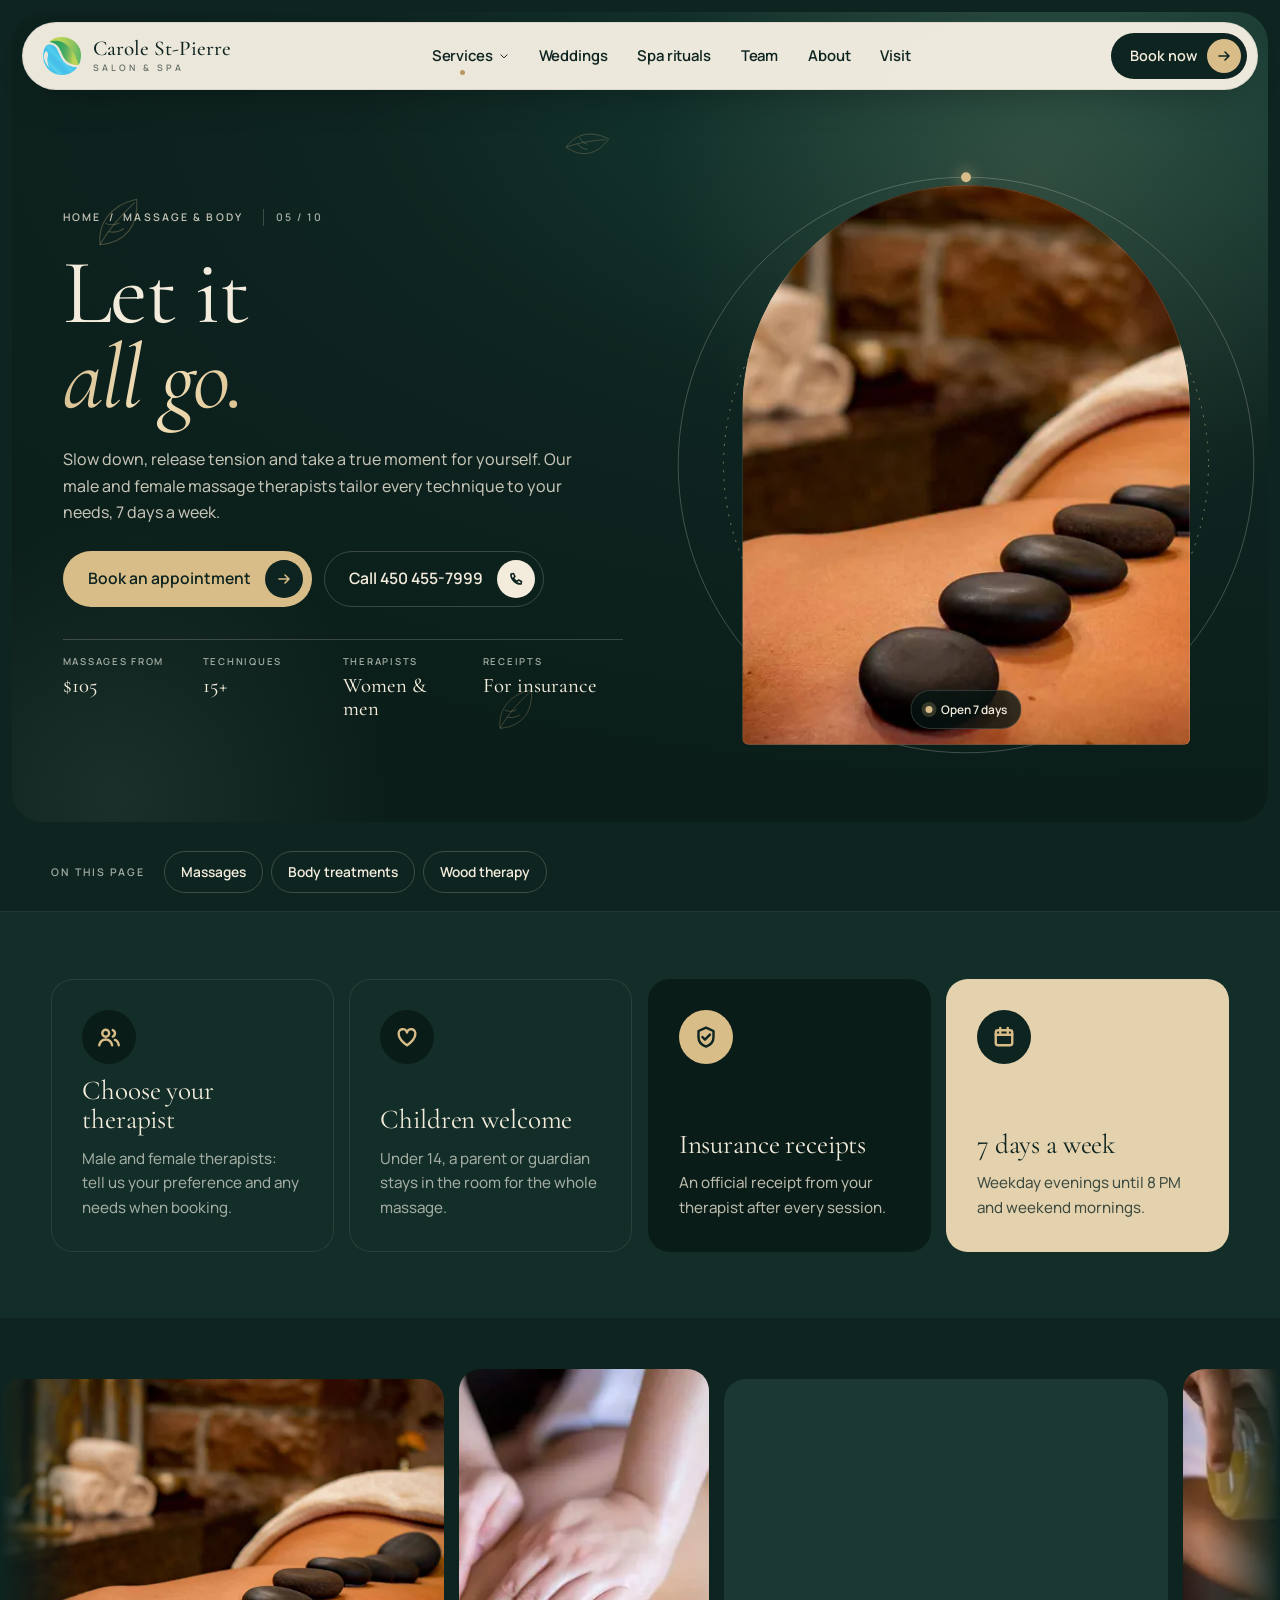
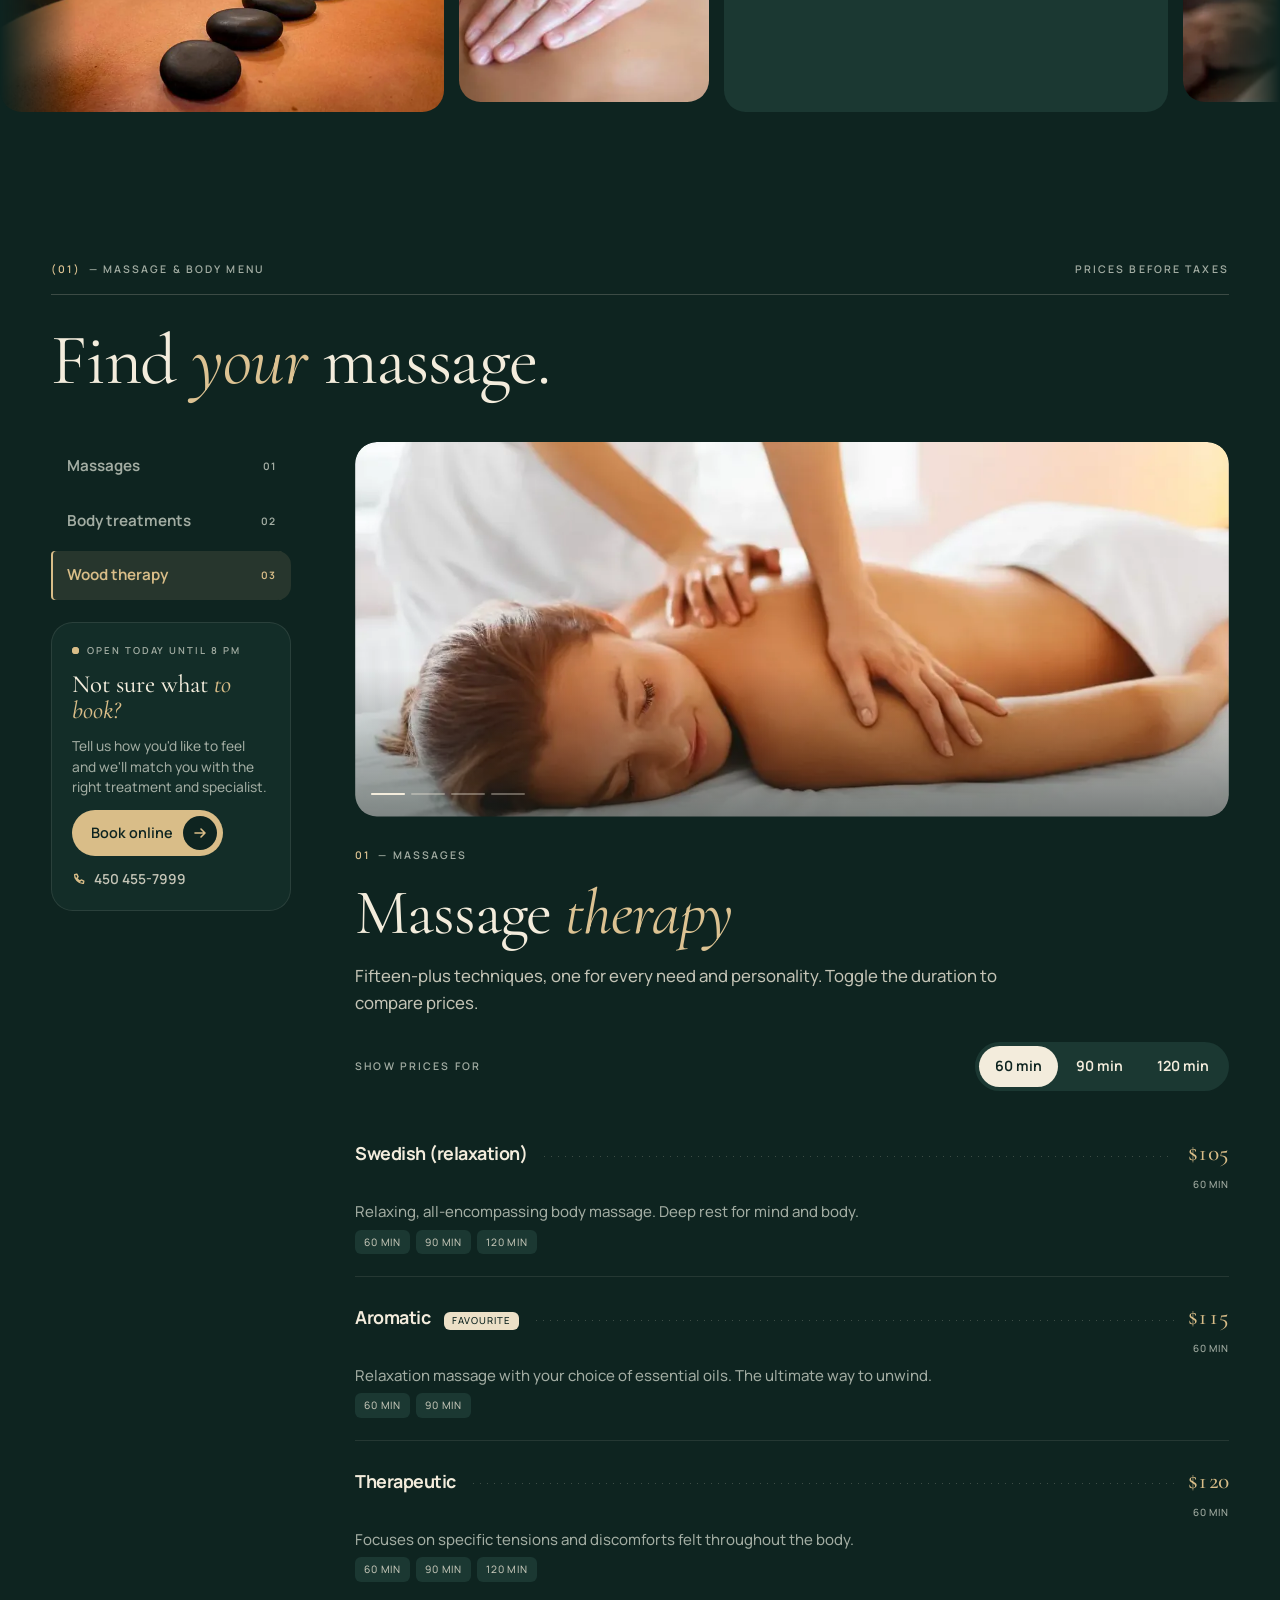
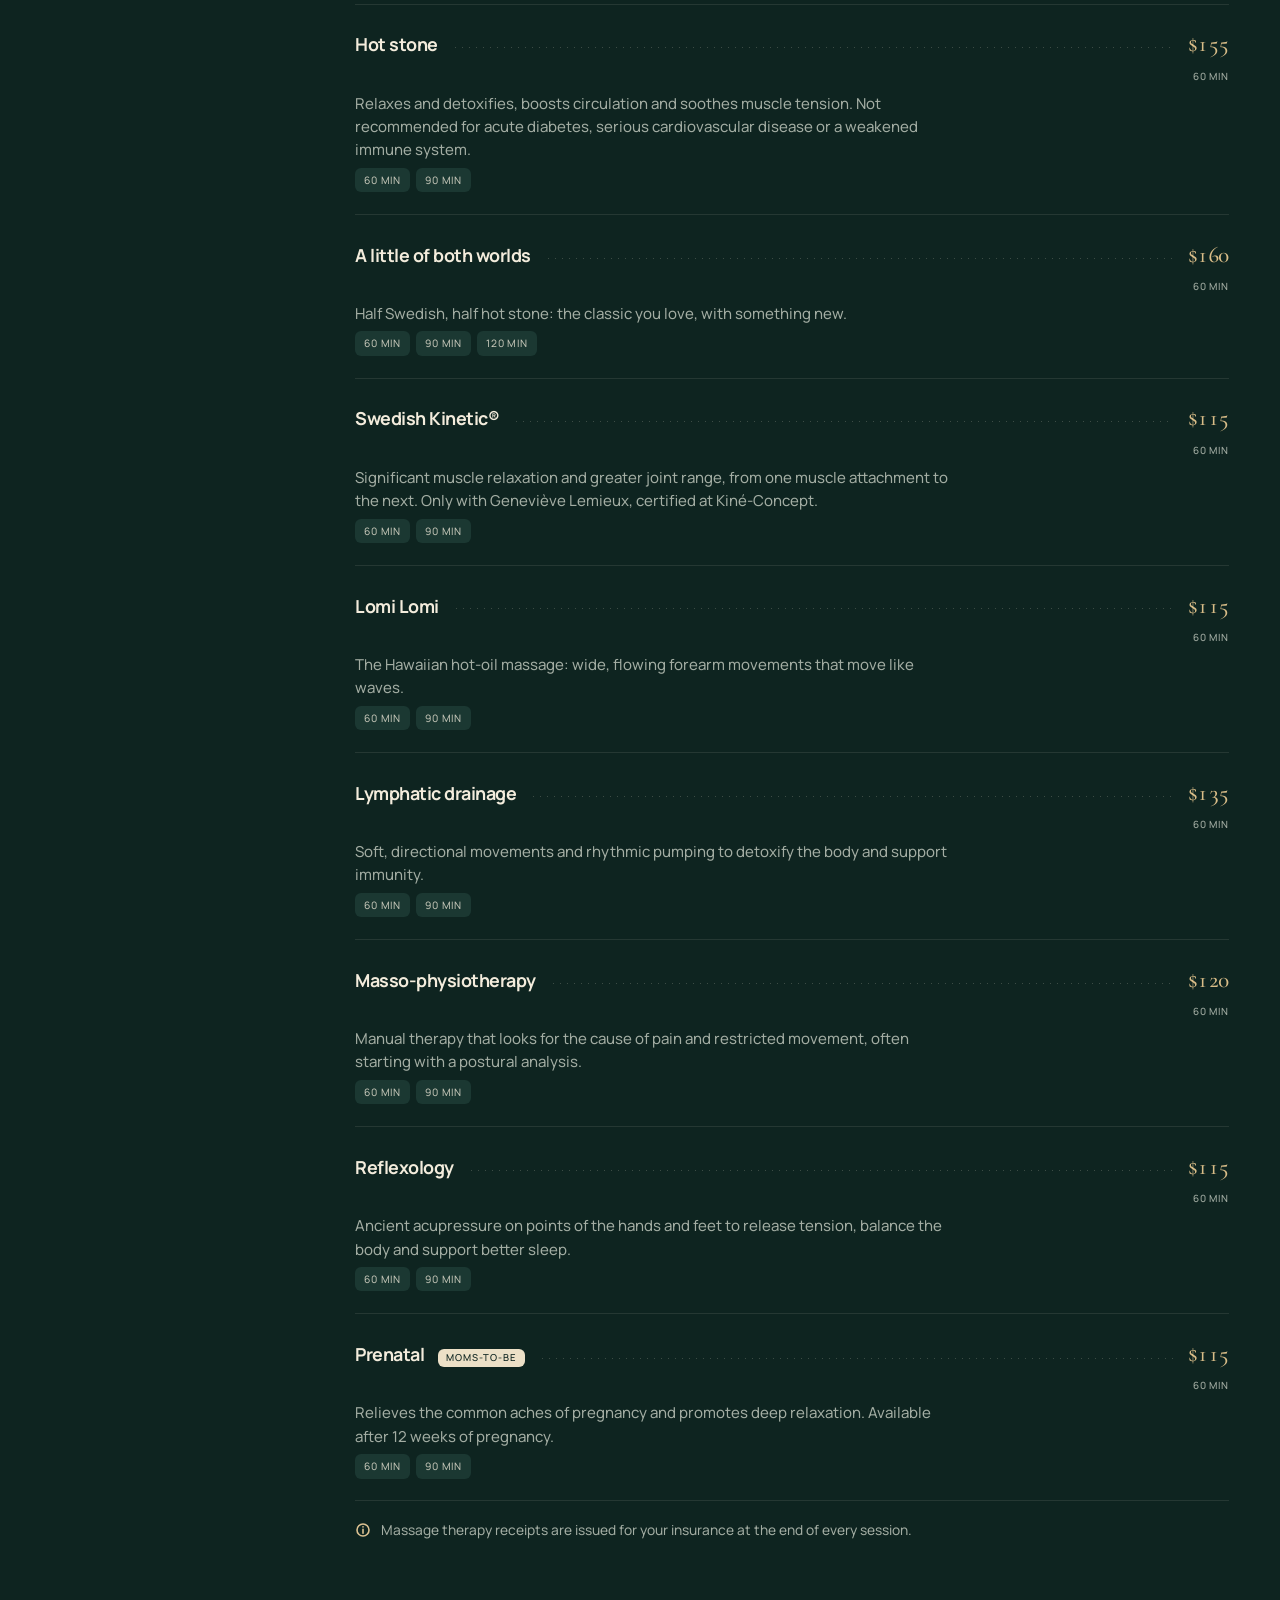
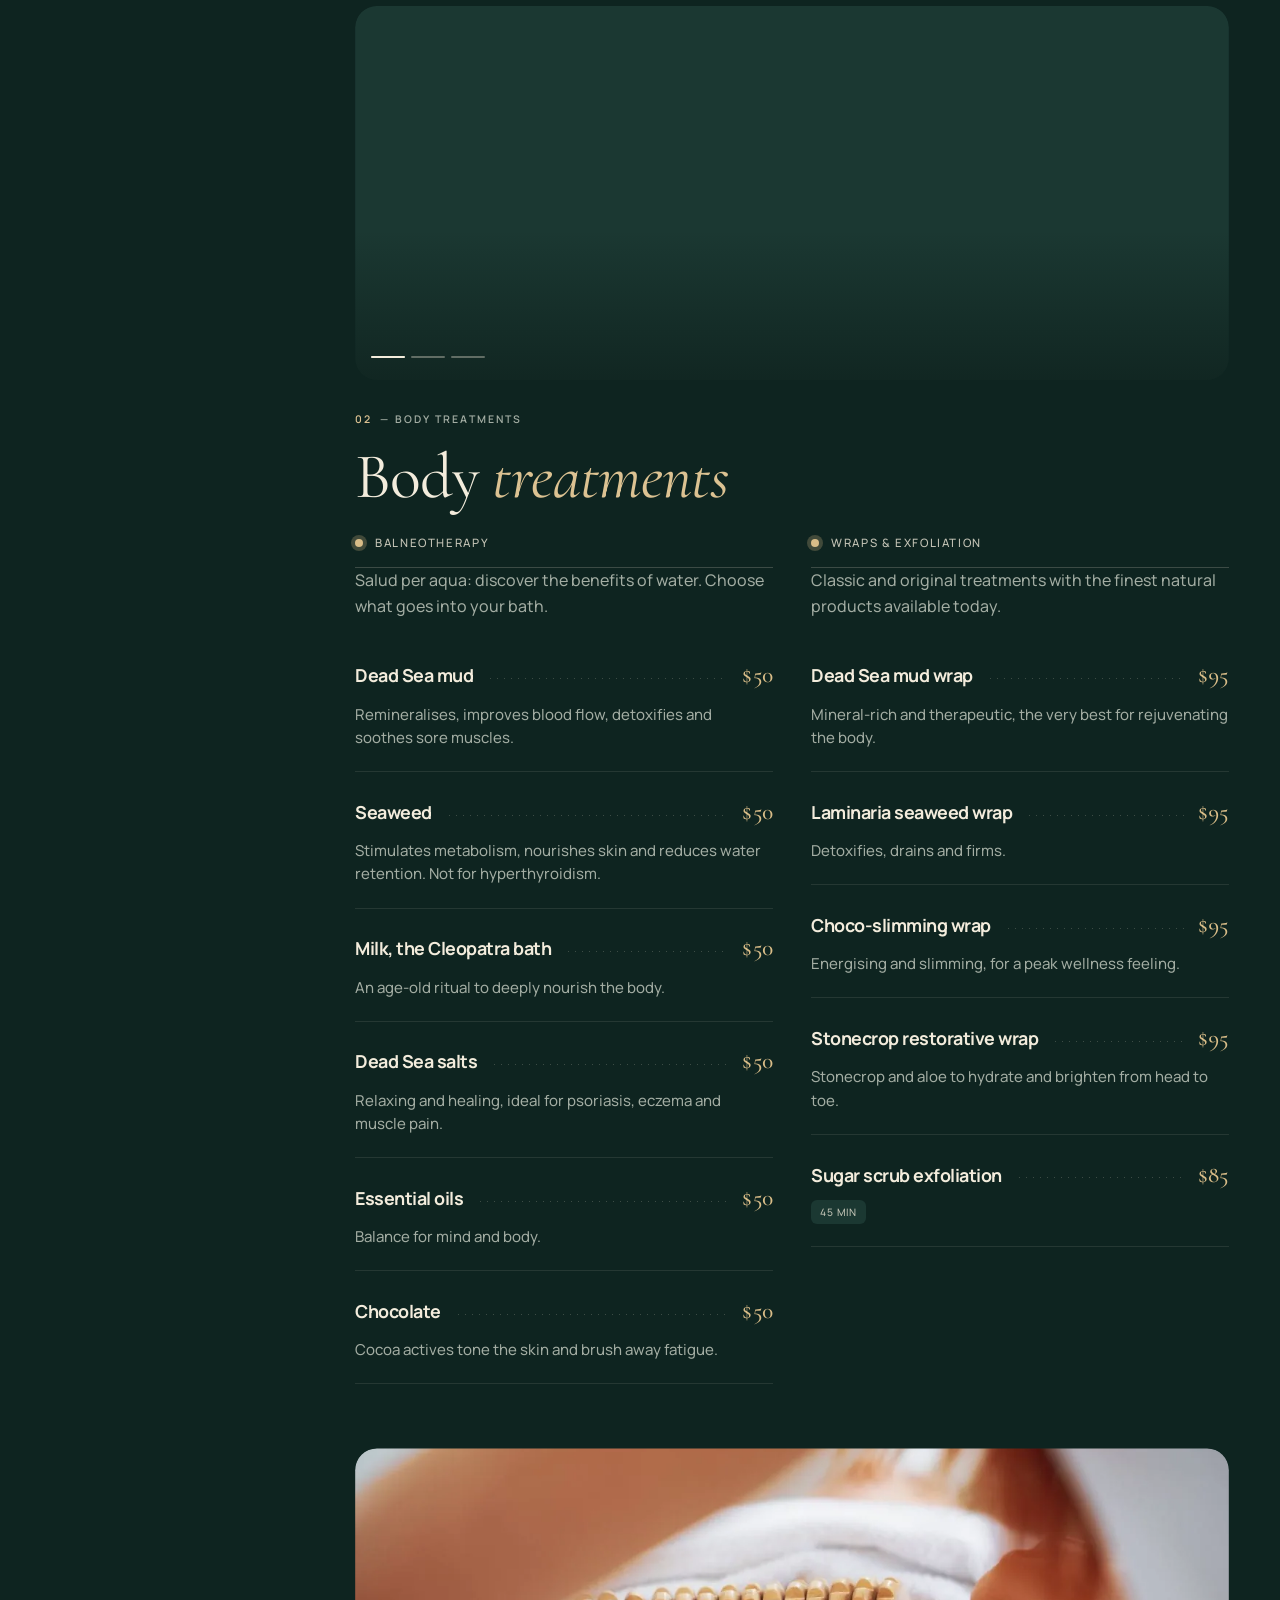
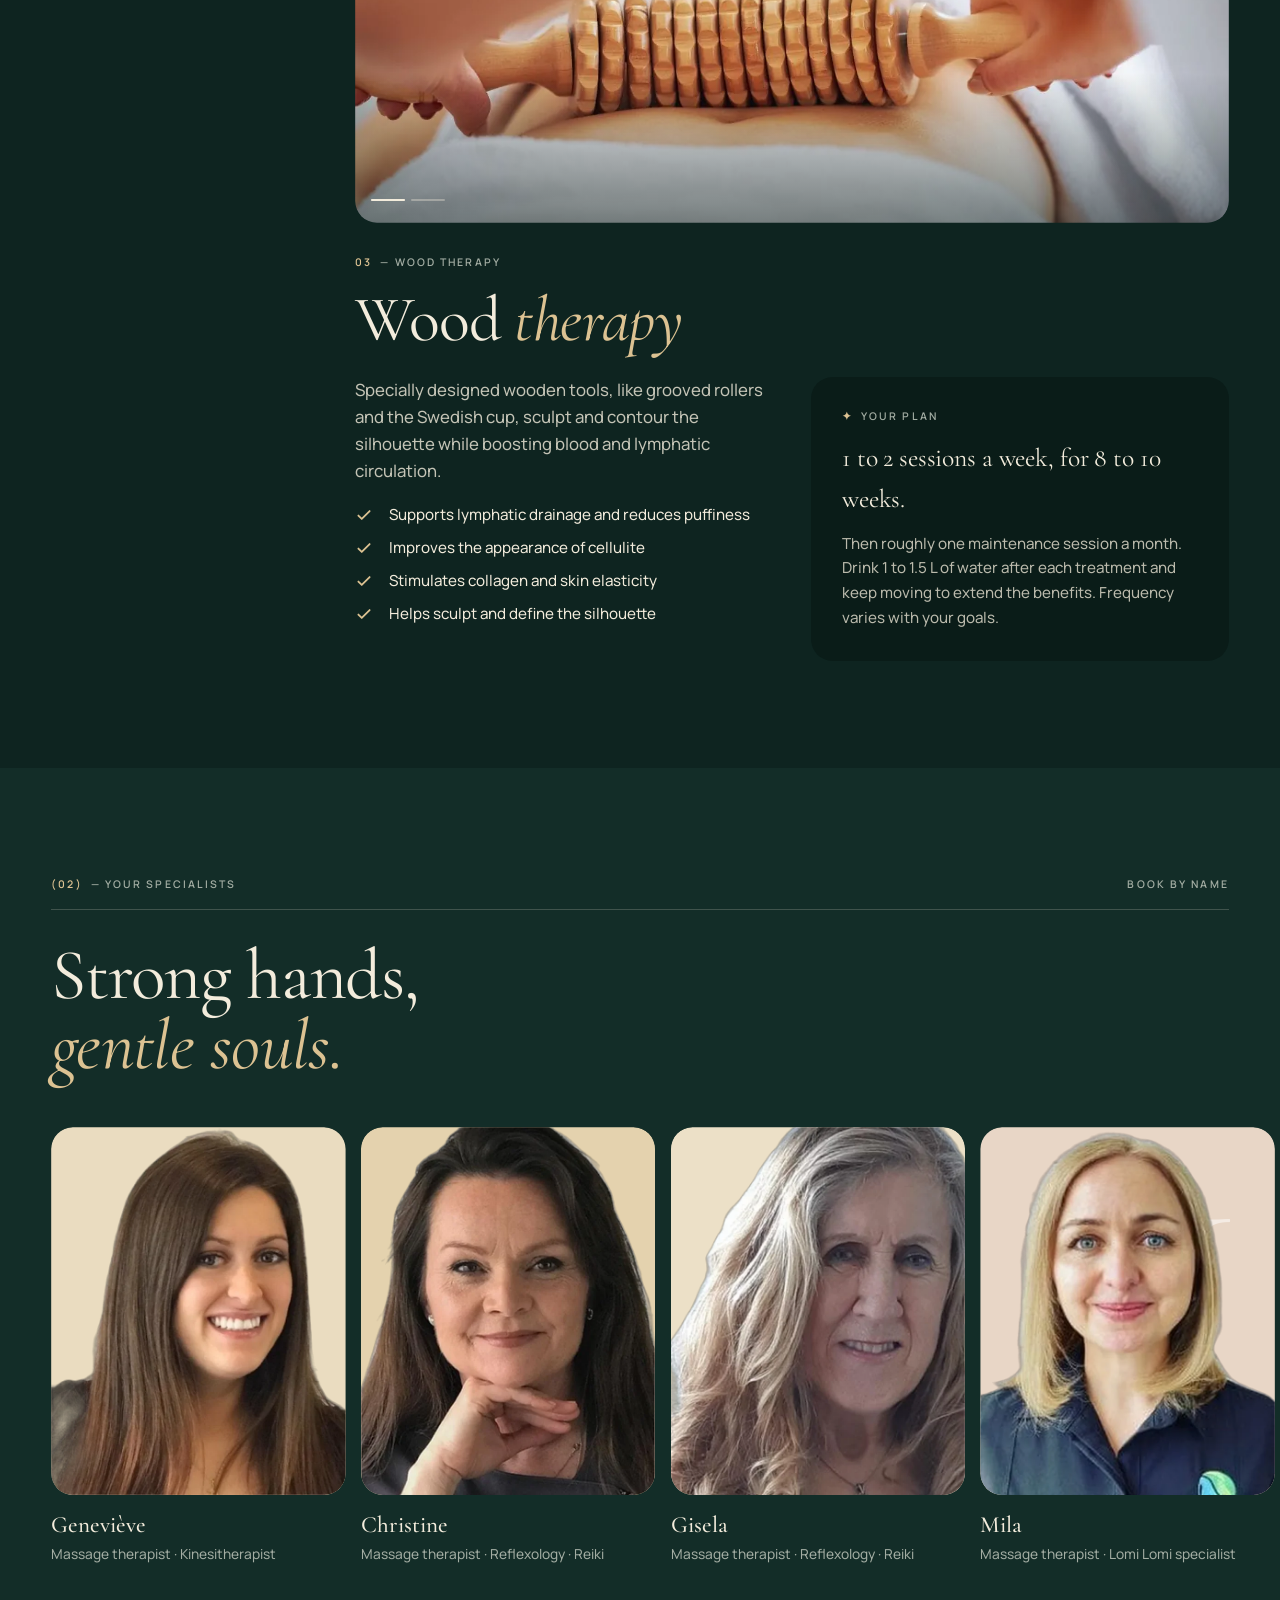
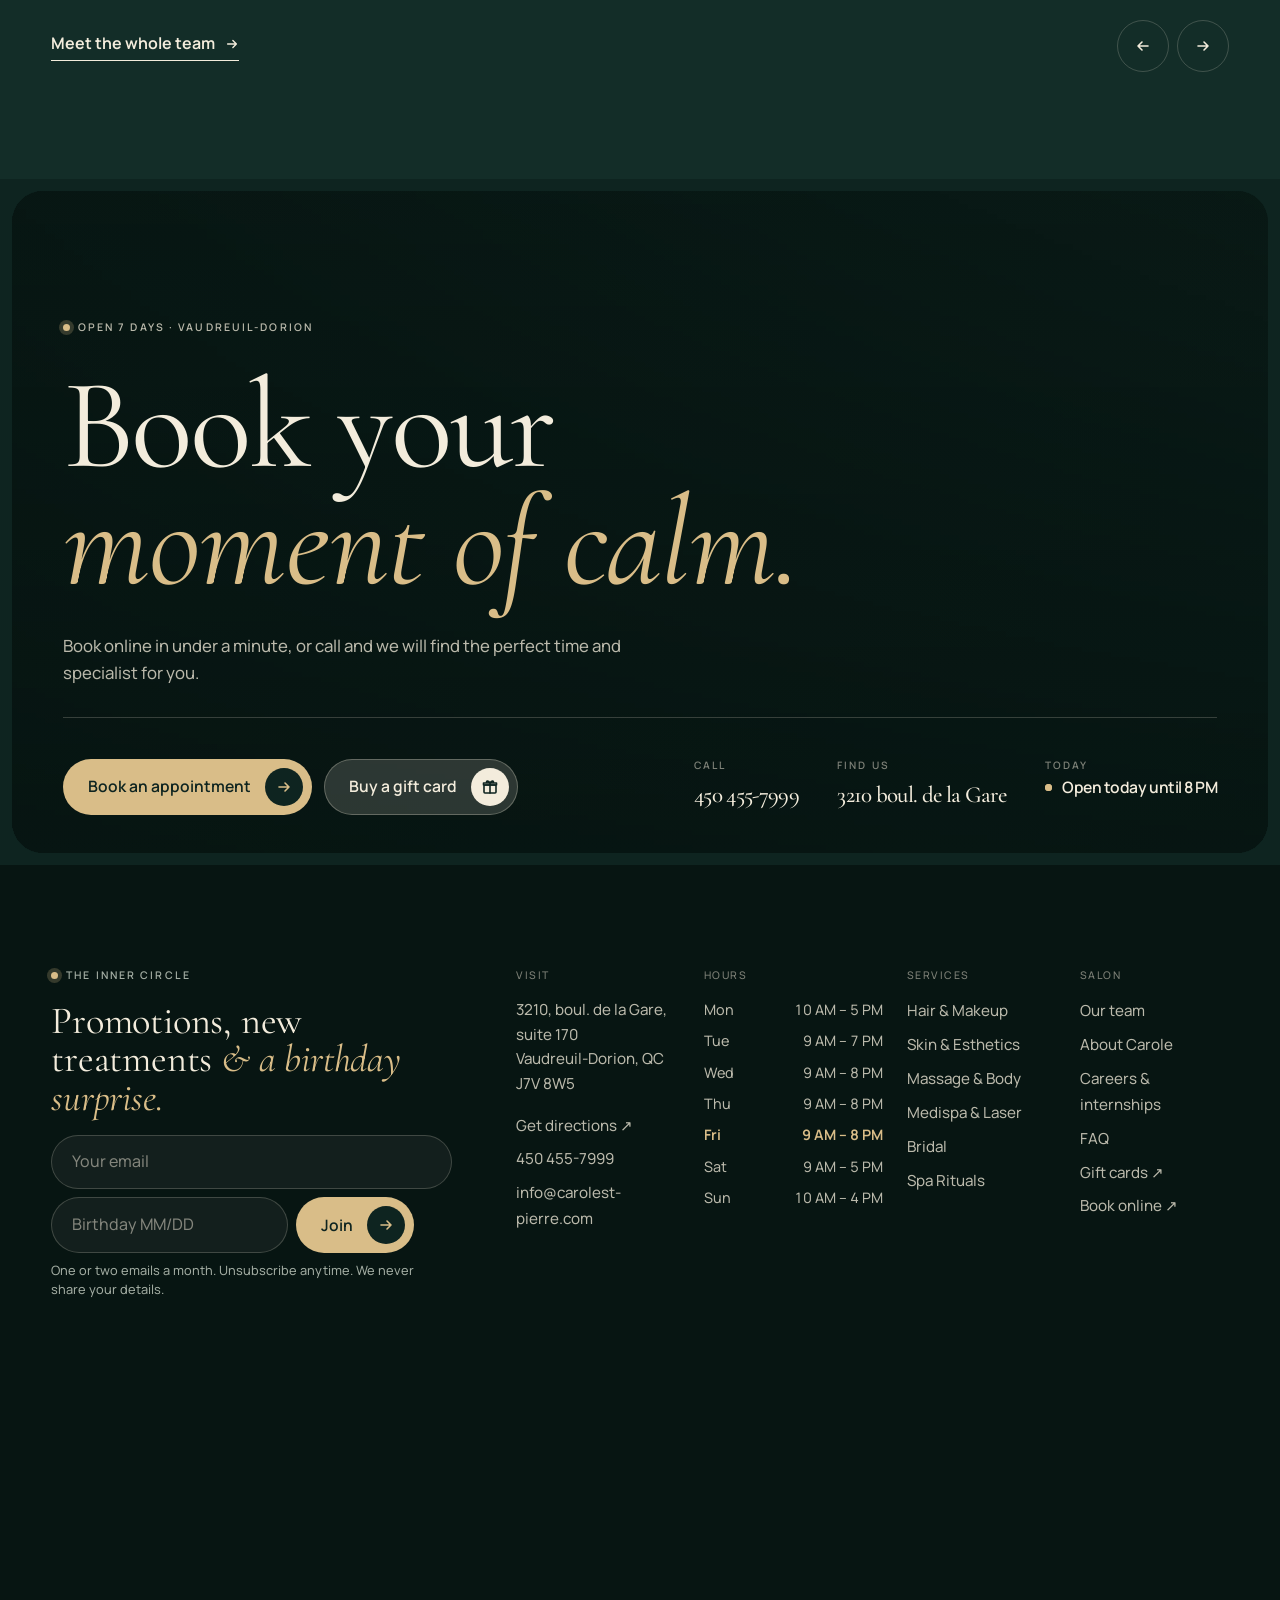
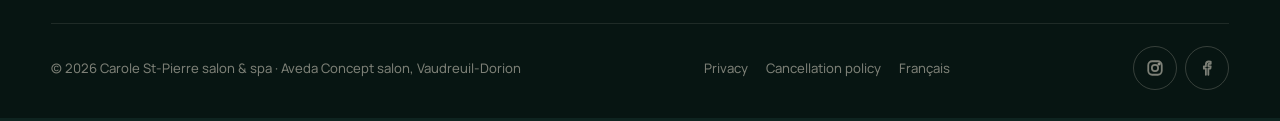
<file: massage.html>
<!doctype html>
<html lang="en" class="no-js">
<head>
<meta charset="utf-8">
<meta name="viewport" content="width=device-width, initial-scale=1, viewport-fit=cover">
<title>Massage Therapy in Vaudreuil-Dorion | Swedish, Hot Stone, Lomi Lomi | Carole St-Pierre</title>
<meta name="description" content="Massage therapy in Vaudreuil-Dorion, 7 days a week: Swedish, therapeutic, hot stone, Lomi Lomi, prenatal, reflexology and lymphatic drainage, plus wraps, balneotherapy and wood therapy.">
<link rel="canonical" href="https://www.carolest-pierre.com/massage.html">
<meta name="theme-color" content="#0e2420">
<meta property="og:type" content="website">
<meta property="og:title" content="Massage Therapy in Vaudreuil-Dorion | Swedish, Hot Stone, Lomi Lomi | Carole St-Pierre">
<meta property="og:description" content="Massage therapy in Vaudreuil-Dorion, 7 days a week: Swedish, therapeutic, hot stone, Lomi Lomi, prenatal, reflexology and lymphatic drainage, plus wraps, balneotherapy and wood therapy.">
<meta property="og:image" content="https://www.carolest-pierre.com/assets/img/ritual-scalp.webp">
<meta property="og:locale" content="en_CA">
<meta name="twitter:card" content="summary_large_image">
<link rel="icon" href="favicon.png" type="image/png">
<link rel="apple-touch-icon" href="apple-touch-icon.png">
<link rel="preload" href="assets/fonts/manrope-normal-latin.woff2" as="font" type="font/woff2" crossorigin>
<link rel="preload" href="assets/fonts/cormorant-garamond-normal-latin.woff2" as="font" type="font/woff2" crossorigin>
<link rel="preload" href="assets/fonts/cormorant-garamond-italic-latin.woff2" as="font" type="font/woff2" crossorigin>
<link rel="stylesheet" href="assets/css/fonts.css?v=28b0ab2d">
<link rel="stylesheet" href="assets/css/main.css?v=dfe1f55d">
<script>document.documentElement.classList.replace("no-js","js");if("scrollRestoration"in history)history.scrollRestoration="manual";try{if(sessionStorage.getItem("csp-pt")==="1"&&!matchMedia("(prefers-reduced-motion: reduce)").matches)document.documentElement.classList.add("pt-enter")}catch(e){}</script>
<script type="application/ld+json">{"@context": "https://schema.org", "@type": ["BeautySalon", "DaySpa", "HairSalon"], "name": "Carole St-Pierre salon & spa", "url": "https://www.carolest-pierre.com", "telephone": "+1-450-455-7999", "email": "info@carolest-pierre.com", "image": "https://www.carolest-pierre.com/assets/img/ritual-scalp.webp", "logo": "https://www.carolest-pierre.com/assets/img/logo-mark.png", "priceRange": "$$", "address": {"@type": "PostalAddress", "streetAddress": "3210 boul. de la Gare, suite 170", "addressLocality": "Vaudreuil-Dorion", "addressRegion": "QC", "postalCode": "J7V 8W5", "addressCountry": "CA"}, "openingHoursSpecification": [{"@type": "OpeningHoursSpecification", "dayOfWeek": "Monday", "opens": "10:00", "closes": "17:00"}, {"@type": "OpeningHoursSpecification", "dayOfWeek": "Tuesday", "opens": "09:00", "closes": "19:00"}, {"@type": "OpeningHoursSpecification", "dayOfWeek": "Wednesday", "opens": "09:00", "closes": "20:00"}, {"@type": "OpeningHoursSpecification", "dayOfWeek": "Thursday", "opens": "09:00", "closes": "20:00"}, {"@type": "OpeningHoursSpecification", "dayOfWeek": "Friday", "opens": "09:00", "closes": "20:00"}, {"@type": "OpeningHoursSpecification", "dayOfWeek": "Saturday", "opens": "09:00", "closes": "17:00"}, {"@type": "OpeningHoursSpecification", "dayOfWeek": "Sunday", "opens": "10:00", "closes": "16:00"}], "sameAs": ["https://www.instagram.com/carolestpierre.salonspa/", "https://www.facebook.com/profile.php?id=61553709430803"], "founder": {"@type": "Person", "name": "Carole St-Pierre"}}</script>
<script type="speculationrules">{"prefetch":[{"where":{"and":[{"selector_matches":"a[href$='.html'], a[href*='.html#']"},{"not":{"selector_matches":"[target=_blank]"}}]},"eagerness":"moderate"}]}</script>
<script src="assets/vendor/gsap.min.js" defer></script>
<script src="assets/vendor/ScrollTrigger.min.js" defer></script>
<script src="assets/js/config.js?v=45bf815a" defer></script>
<script src="assets/js/main.js?v=cb406834" defer></script>
</head>
<body>
<a class="skip-link" href="#main">Skip to content</a>
<div class="pt" aria-hidden="true"><div class="pt-in"><img src="assets/img/logo-mark.png" alt="" width="52" height="52"><p class="pt-name">Carole St-Pierre</p><p class="pt-to"><span data-pt-to>Massage &amp; Body</span></p><span class="pt-line"><b></b></span></div></div>

<header class="site-header" data-tone="dark">
  <nav class="nav-bar" aria-label="Main">
    <a class="brand" href="index.html" aria-label="Carole St-Pierre salon &amp; spa, home">
      <img src="assets/img/logo-mark.png" width="38" height="38" alt="">
      <span class="brand-text"><span class="brand-name">Carole St-Pierre</span><span class="brand-sub">salon &amp; spa</span></span>
    </a>
    <ul class="nav-links" role="list">
      <li class="has-drop is-current"><button type="button" aria-expanded="false" aria-haspopup="true">Services <svg class="" viewBox="0 0 16 16" fill="none" stroke="currentColor" stroke-width="1.6" stroke-linecap="round" stroke-linejoin="round" aria-hidden="true"><path d="m3 6 5 5 5-5"/></svg></button>
        <ul class="drop" role="list"><li><a href="hair.html"><img src="assets/img/aveda-bob.webp" width="500" height="633" alt="" loading="lazy" decoding="async"><div><strong>Hair &amp; Makeup</strong><span>Aveda cuts, colour, treatments</span></div></a></li><li><a href="skin.html"><img src="assets/img/facial-white.webp" srcset="assets/img/facial-white-800.webp 800w, assets/img/facial-white.webp 1200w" sizes="64px" width="1200" height="1600" alt="" loading="lazy" decoding="async"><div><strong>Skin &amp; Esthetics</strong><span>Facials, nails, lashes, waxing</span></div></a></li><li><a href="massage.html" aria-current=page><img src="assets/img/massage-hands.webp" srcset="assets/img/massage-hands-800.webp 800w, assets/img/massage-hands.webp 1024w" sizes="64px" width="1024" height="512" alt="" loading="lazy" decoding="async"><div><strong>Massage &amp; Body</strong><span>15+ techniques, wraps, balneo</span></div></a></li><li><a href="medispa.html"><img src="assets/img/laser.webp" srcset="assets/img/laser-800.webp 800w, assets/img/laser.webp 1600w" sizes="64px" width="1600" height="1067" alt="" loading="lazy" decoding="async"><div><strong>Medispa &amp; Laser</strong><span>Laser, mesotherapy, peels</span></div></a></li><li><a href="weddings.html"><img src="assets/img/bridal-updo.webp" width="600" height="890" alt="" loading="lazy" decoding="async"><div><strong>Bridal</strong><span>Trials, parties, on-location</span></div></a></li><li><a href="rituals.html"><img src="assets/img/hot-stones.webp" srcset="assets/img/hot-stones-800.webp 800w, assets/img/hot-stones.webp 1600w" sizes="64px" width="1600" height="1067" alt="" loading="lazy" decoding="async"><div><strong>Spa Rituals</strong><span>Half-day &amp; full-day packages</span></div></a></li>
          <li class="drop-foot"><span class="muted">100+ treatments, open 7 days</span><a href="https://carolestpierre.zenoti.com/webstoreNew/services" target="_blank" rel="noopener">Book online →</a></li>
        </ul>
      </li>
      <li><a href="weddings.html">Weddings</a></li><li><a href="rituals.html">Spa rituals</a></li><li><a href="team.html">Team</a></li><li><a href="about.html">About</a></li><li><a href="visit.html">Visit</a></li>
    </ul>
    <div class="nav-actions">
      <a class="nav-phone" href="tel:+14504557999">450 455-7999</a>
      <span class="nav-book"><a class="btn btn--lime btn--sm" href="https://carolestpierre.zenoti.com/webstoreNew/services" target="_blank" rel="noopener">Book now <span class="ic"><svg class="" viewBox="0 0 16 16" fill="none" stroke="currentColor" stroke-width="1.6" stroke-linecap="round" stroke-linejoin="round" aria-hidden="true"><path d="M3 8h10M9 4l4 4-4 4"/></svg></span></a><a class="nav-book-sm" href="https://carolestpierre.zenoti.com/webstoreNew/services" target="_blank" rel="noopener">Book</a></span>
      <button class="menu-toggle" type="button" aria-expanded="false" aria-controls="menu">Menu <span class="bars"><i></i><i></i></span></button>
    </div>
  </nav>
</header>
<div class="menu" id="menu" aria-hidden="true" role="dialog" aria-modal="true" aria-label="Site menu">
  <div class="menu-top">
    <a class="brand" href="index.html"><img src="assets/img/logo-mark.png" width="38" height="38" alt=""><span class="brand-text"><span class="brand-name">Carole St-Pierre</span><span class="brand-sub">salon &amp; spa</span></span></a>
    <button class="menu-close" type="button" aria-label="Close menu"><svg class="" viewBox="0 0 16 16" fill="none" stroke="currentColor" stroke-width="1.6" stroke-linecap="round" stroke-linejoin="round" aria-hidden="true"><path d="m4 4 8 8M12 4l-8 8"/></svg></button>
  </div>
  <div class="menu-body">
    <nav class="menu-list" aria-label="Menu">
      <div class="menu-item menu-acc">
        <button type="button" class="menu-link" aria-expanded="false" aria-controls="menu-services"><span>Services</span><span class="menu-plus" aria-hidden="true"></span></button>
        <div class="menu-acc-panel" id="menu-services"><ul role="list"><li><a href="hair.html"><span>Hair &amp; Makeup</span><small>Aveda cuts, colour, treatments</small></a></li><li><a href="skin.html"><span>Skin &amp; Esthetics</span><small>Facials, nails, lashes, waxing</small></a></li><li><a href="massage.html" aria-current=page><span>Massage &amp; Body</span><small>15+ techniques, wraps, balneo</small></a></li><li><a href="medispa.html"><span>Medispa &amp; Laser</span><small>Laser, mesotherapy, peels</small></a></li></ul></div>
      </div>
      <div class="menu-item"><a class="menu-link" href="weddings.html"><span>Weddings</span><svg class="" viewBox="0 0 16 16" fill="none" stroke="currentColor" stroke-width="1.6" stroke-linecap="round" stroke-linejoin="round" aria-hidden="true"><path d="M3 8h10M9 4l4 4-4 4"/></svg></a></div><div class="menu-item"><a class="menu-link" href="rituals.html"><span>Spa rituals</span><svg class="" viewBox="0 0 16 16" fill="none" stroke="currentColor" stroke-width="1.6" stroke-linecap="round" stroke-linejoin="round" aria-hidden="true"><path d="M3 8h10M9 4l4 4-4 4"/></svg></a></div><div class="menu-item"><a class="menu-link" href="team.html"><span>The team</span><svg class="" viewBox="0 0 16 16" fill="none" stroke="currentColor" stroke-width="1.6" stroke-linecap="round" stroke-linejoin="round" aria-hidden="true"><path d="M3 8h10M9 4l4 4-4 4"/></svg></a></div><div class="menu-item"><a class="menu-link" href="about.html"><span>About Carole</span><svg class="" viewBox="0 0 16 16" fill="none" stroke="currentColor" stroke-width="1.6" stroke-linecap="round" stroke-linejoin="round" aria-hidden="true"><path d="M3 8h10M9 4l4 4-4 4"/></svg></a></div><div class="menu-item"><a class="menu-link" href="visit.html"><span>Visit &amp; FAQ</span><svg class="" viewBox="0 0 16 16" fill="none" stroke="currentColor" stroke-width="1.6" stroke-linecap="round" stroke-linejoin="round" aria-hidden="true"><path d="M3 8h10M9 4l4 4-4 4"/></svg></a></div>
    </nav>
    <div class="menu-foot">
      <a class="btn btn--lime" href="https://carolestpierre.zenoti.com/webstoreNew/services" target="_blank" rel="noopener">Book an appointment <span class="ic"><svg class="" viewBox="0 0 16 16" fill="none" stroke="currentColor" stroke-width="1.6" stroke-linecap="round" stroke-linejoin="round" aria-hidden="true"><path d="M3 8h10M9 4l4 4-4 4"/></svg></span></a>
      <div class="menu-meta"><a href="tel:+14504557999"><svg class="" viewBox="0 0 16 16" fill="none" stroke="currentColor" stroke-width="1.6" stroke-linecap="round" stroke-linejoin="round" aria-hidden="true"><path d="M5.5 2.5 3 3c-.5 4.5 4.5 10.5 10 10l.5-2.5-3-1.5-1.5 1.5C7 9.5 6.5 9 5.5 7l1.5-1.5z"/></svg> 450 455-7999</a><span class="status" data-open-status="short"></span></div>
    </div>
  </div>
</div>
<main id="main">
<section class="frame hx hx--page grain">
  <div class="hx-bg" aria-hidden="true"><span class="hx-glow hx-glow--a"></span><span class="hx-glow hx-glow--b"></span><svg class="leaf leaf--1" viewBox="0 0 50 50" fill="none" stroke="currentColor" stroke-width="1" aria-hidden="true"><path d="M12 46C10 28 20 10 46 4c2 24-10 40-34 42Z"/><path d="M12 46C20 32 30 20 44 7"/><path d="M20 34c5 1 10 0 14-3M17 26c3 2 9 2 13 0"/></svg><svg class="leaf leaf--2" viewBox="0 0 50 50" fill="none" stroke="currentColor" stroke-width="1" aria-hidden="true"><path d="M12 46C10 28 20 10 46 4c2 24-10 40-34 42Z"/><path d="M12 46C20 32 30 20 44 7"/><path d="M20 34c5 1 10 0 14-3M17 26c3 2 9 2 13 0"/></svg><svg class="leaf leaf--3" viewBox="0 0 50 50" fill="none" stroke="currentColor" stroke-width="1" aria-hidden="true"><path d="M12 46C10 28 20 10 46 4c2 24-10 40-34 42Z"/><path d="M12 46C20 32 30 20 44 7"/><path d="M20 34c5 1 10 0 14-3M17 26c3 2 9 2 13 0"/></svg><svg class="leaf leaf--4" viewBox="0 0 50 50" fill="none" stroke="currentColor" stroke-width="1" aria-hidden="true"><path d="M12 46C10 28 20 10 46 4c2 24-10 40-34 42Z"/><path d="M12 46C20 32 30 20 44 7"/><path d="M20 34c5 1 10 0 14-3M17 26c3 2 9 2 13 0"/></svg></div>
  <div class="hx-inner">
    <div class="hx-copy">
      <div class="crumbs" data-reveal="fade"><a href="index.html">Home</a><span>/</span><span>Massage &amp; Body</span><span class="crumbs-no">05 / 10</span></div>
      <h1 class="hx-title" data-split><span class="ln">Let it</span><span class="ln"><em>all go.</em></span></h1>
      <p class="hx-lead" data-reveal style="--d:.45s">Slow down, release tension and take a true moment for yourself. Our male and female massage therapists tailor every technique to your needs, 7 days a week.</p>
      <div data-reveal style="--d:.55s"><div class="btn-row"><a class="btn btn--lime" href="https://carolestpierre.zenoti.com/webstoreNew/services" target="_blank" rel="noopener">Book an appointment <span class="ic"><svg class="" viewBox="0 0 16 16" fill="none" stroke="currentColor" stroke-width="1.6" stroke-linecap="round" stroke-linejoin="round" aria-hidden="true"><path d="M3 8h10M9 4l4 4-4 4"/></svg></span></a><a class="btn btn--ghost" href="tel:+14504557999">Call 450 455-7999 <span class="ic"><svg class="" viewBox="0 0 16 16" fill="none" stroke="currentColor" stroke-width="1.6" stroke-linecap="round" stroke-linejoin="round" aria-hidden="true"><path d="M5.5 2.5 3 3c-.5 4.5 4.5 10.5 10 10l.5-2.5-3-1.5-1.5 1.5C7 9.5 6.5 9 5.5 7l1.5-1.5z"/></svg></span></a></div></div>
      <dl class="hx-facts" data-reveal style="--d:.65s"><div><dt>Massages from</dt><dd>$105</dd></div><div><dt>Techniques</dt><dd>15+</dd></div><div><dt>Therapists</dt><dd>Women &amp; men</dd></div><div><dt>Receipts</dt><dd>For insurance</dd></div></dl>
    </div>
    <div class="hx-art" data-hx-art>
      <div class="hx-rings" aria-hidden="true"><svg viewBox="0 0 600 600"><circle class="r1" cx="300" cy="300" r="292"/><circle class="r3" cx="300" cy="300" r="200"/></svg><svg class="hx-spin hx-spin--r2" viewBox="0 0 600 600"><circle class="r2" cx="300" cy="300" r="246"/></svg><svg class="hx-spin hx-spin--orbit" viewBox="0 0 600 600"><g class="orbit"><circle cx="300" cy="8" r="5"/></g></svg></div>
      <div class="hx-arch" data-depth="-10"><figure class="hx-slide is-active"><img src="assets/img/hot-stones.webp" srcset="assets/img/hot-stones-800.webp 800w, assets/img/hot-stones.webp 1600w" sizes="(min-width: 1000px) 34vw, 78vw" width="1600" height="1067" alt="Hot stones placed along a guest&#x27;s back" fetchpriority="high" style="object-position:50% 50%"></figure>
        <span class="hx-cap"><span class="dot"></span> Open 7 days</span></div>
    </div>
  </div>
</section>
<nav class="jumpbar" aria-label="On this page"><div class="container jumpbar-in"><span class="eyebrow">On this page</span><a href="#massage">Massages</a><a href="#body">Body treatments</a><a href="#wood">Wood therapy</a></div></nav>
<section class="section section--tight is-paper2">
  <div class="container"><div class="values" data-stagger>
    <article class="value" data-reveal><span class="ico"><svg class="" viewBox="0 0 16 16" fill="none" stroke="currentColor" stroke-width="1.6" stroke-linecap="round" stroke-linejoin="round" aria-hidden="true"><circle cx="5.8" cy="5.5" r="2.3"/><path d="M1.5 13.5c.6-2.6 2.3-3.8 4.3-3.8s3.7 1.2 4.3 3.8"/><path d="M10.5 3.4a2.3 2.3 0 0 1 0 4.3M12 9.9c1.3.4 2.2 1.5 2.5 3.6"/></svg></span><h3>Choose your therapist</h3><p>Male and female therapists: tell us your preference and any needs when booking.</p></article>
    <article class="value" data-reveal><span class="ico"><svg class="" viewBox="0 0 16 16" fill="none" stroke="currentColor" stroke-width="1.6" stroke-linecap="round" stroke-linejoin="round" aria-hidden="true"><path d="M8 13.5S2.5 10 2.5 6.2A2.8 2.8 0 0 1 8 5a2.8 2.8 0 0 1 5.5 1.2C13.5 10 8 13.5 8 13.5z"/></svg></span><h3>Children welcome</h3><p>Under 14, a parent or guardian stays in the room for the whole massage.</p></article>
    <article class="value value--dark" data-reveal><span class="ico"><svg class="" viewBox="0 0 16 16" fill="none" stroke="currentColor" stroke-width="1.6" stroke-linecap="round" stroke-linejoin="round" aria-hidden="true"><path d="M8 1.8 13 4v4c0 3.2-2.2 5.4-5 6.4-2.8-1-5-3.2-5-6.4V4z"/><path d="m5.6 8 1.7 1.7L10.6 6.4"/></svg></span><h3>Insurance receipts</h3><p>An official receipt from your therapist after every session.</p></article>
    <article class="value value--lime" data-reveal><span class="ico"><svg class="" viewBox="0 0 16 16" fill="none" stroke="currentColor" stroke-width="1.6" stroke-linecap="round" stroke-linejoin="round" aria-hidden="true"><rect x="2.5" y="3.5" width="11" height="10" rx="1.5"/><path d="M2.5 6.5h11M5.5 2v3M10.5 2v3"/></svg></span><h3>7 days a week</h3><p>Weekday evenings until 8 PM and weekend mornings.</p></article>
  </div></div>
</section>
<section class="ribbon" aria-hidden="true">
  <div class="ribbon-track"><figure class="rb rb--w"><img src="assets/img/hot-stones.webp" srcset="assets/img/hot-stones-800.webp 800w, assets/img/hot-stones.webp 1600w" sizes="40vw" width="1600" height="1067" alt="" loading="lazy" decoding="async"></figure><figure class="rb rb--t"><img src="assets/img/massage-hands.webp" srcset="assets/img/massage-hands-800.webp 800w, assets/img/massage-hands.webp 1024w" sizes="40vw" width="1024" height="512" alt="" loading="lazy" decoding="async"></figure><figure class="rb rb--w"><img src="assets/img/lomi.webp" srcset="assets/img/lomi-800.webp 800w, assets/img/lomi.webp 1083w" sizes="40vw" width="1083" height="630" alt="" loading="lazy" decoding="async"></figure><figure class="rb rb--w"><img src="assets/img/aromatic.webp" width="756" height="440" alt="" loading="lazy" decoding="async"></figure><figure class="rb rb--t"><img src="assets/img/reflexology.webp" width="564" height="322" alt="" loading="lazy" decoding="async"></figure><figure class="rb rb--w"><img src="assets/img/balneo.webp" srcset="assets/img/balneo-800.webp 800w, assets/img/balneo.webp 1700w" sizes="40vw" width="1700" height="956" alt="" loading="lazy" decoding="async"></figure><figure class="rb rb--w"><img src="assets/img/wrap.webp" srcset="assets/img/wrap-800.webp 800w, assets/img/wrap.webp 1034w" sizes="40vw" width="1034" height="646" alt="" loading="lazy" decoding="async"></figure><figure class="rb rb--t"><img src="assets/img/head-massage.webp" srcset="assets/img/head-massage-800.webp 800w, assets/img/head-massage.webp 1600w" sizes="40vw" width="1600" height="1067" alt="" loading="lazy" decoding="async"></figure><figure class="rb rb--w"><img src="assets/img/back-massage-white.webp" srcset="assets/img/back-massage-white-800.webp 800w, assets/img/back-massage-white.webp 1200w" sizes="40vw" width="1200" height="1600" alt="" loading="lazy" decoding="async"></figure><figure class="rb rb--w"><img src="assets/img/hot-stones.webp" srcset="assets/img/hot-stones-800.webp 800w, assets/img/hot-stones.webp 1600w" sizes="40vw" width="1600" height="1067" alt="" loading="lazy" decoding="async"></figure><figure class="rb rb--t"><img src="assets/img/massage-hands.webp" srcset="assets/img/massage-hands-800.webp 800w, assets/img/massage-hands.webp 1024w" sizes="40vw" width="1024" height="512" alt="" loading="lazy" decoding="async"></figure><figure class="rb rb--w"><img src="assets/img/lomi.webp" srcset="assets/img/lomi-800.webp 800w, assets/img/lomi.webp 1083w" sizes="40vw" width="1083" height="630" alt="" loading="lazy" decoding="async"></figure><figure class="rb rb--w"><img src="assets/img/aromatic.webp" width="756" height="440" alt="" loading="lazy" decoding="async"></figure><figure class="rb rb--t"><img src="assets/img/reflexology.webp" width="564" height="322" alt="" loading="lazy" decoding="async"></figure><figure class="rb rb--w"><img src="assets/img/balneo.webp" srcset="assets/img/balneo-800.webp 800w, assets/img/balneo.webp 1700w" sizes="40vw" width="1700" height="956" alt="" loading="lazy" decoding="async"></figure><figure class="rb rb--w"><img src="assets/img/wrap.webp" srcset="assets/img/wrap-800.webp 800w, assets/img/wrap.webp 1034w" sizes="40vw" width="1034" height="646" alt="" loading="lazy" decoding="async"></figure><figure class="rb rb--t"><img src="assets/img/head-massage.webp" srcset="assets/img/head-massage-800.webp 800w, assets/img/head-massage.webp 1600w" sizes="40vw" width="1600" height="1067" alt="" loading="lazy" decoding="async"></figure><figure class="rb rb--w"><img src="assets/img/back-massage-white.webp" srcset="assets/img/back-massage-white-800.webp 800w, assets/img/back-massage-white.webp 1200w" sizes="40vw" width="1200" height="1600" alt="" loading="lazy" decoding="async"></figure></div>
</section>
<section class="section" id="menu">
  <div class="container">
    <div class="sec-head">
  <div class="sec-rule" data-reveal="fade"><span class="eyebrow"><span class="num">(01)</span> — Massage &amp; body menu</span><span class="eyebrow hide-sm">Prices before taxes</span></div>
  <div class="sec-title"><h2 class="h2" data-split>Find <em class='accent'>your</em> massage.</h2></div>
</div>
    <div class="menu-layout">
  <div class="menu-side">
    <nav class="menu-nav" aria-label="Menu sections"><a href="#massage"><span>Massages</span><span class="n">01</span></a><a href="#body"><span>Body treatments</span><span class="n">02</span></a><a href="#wood"><span>Wood therapy</span><span class="n">03</span></a></nav>
    <aside class="menu-card">
      <span class="eyebrow menu-card-status" data-open-status="short"></span>
      <p class="menu-card-t">Not sure what <em>to book?</em></p>
      <p class="menu-card-d">Tell us how you'd like to feel and we'll match you with the right treatment and specialist.</p>
      <a class="btn btn--lime btn--sm" href="https://carolestpierre.zenoti.com/webstoreNew/services" target="_blank" rel="noopener">Book online <span class="ic"><svg class="" viewBox="0 0 16 16" fill="none" stroke="currentColor" stroke-width="1.6" stroke-linecap="round" stroke-linejoin="round" aria-hidden="true"><path d="M3 8h10M9 4l4 4-4 4"/></svg></span></a>
      <a class="menu-card-tel" href="tel:+14504557999"><svg class="" viewBox="0 0 16 16" fill="none" stroke="currentColor" stroke-width="1.6" stroke-linecap="round" stroke-linejoin="round" aria-hidden="true"><path d="M5.5 2.5 3 3c-.5 4.5 4.5 10.5 10 10l.5-2.5-3-1.5-1.5 1.5C7 9.5 6.5 9 5.5 7l1.5-1.5z"/></svg> 450 455-7999</a>
    </aside>
  </div>
  <div><section class="menu-group" id="massage" aria-labelledby="massage-t">
  <div class="gslide menu-group-media" data-gslide data-reveal="curtain"><figure class="gs is-active"><img src="assets/img/massage-therapeutic.webp" srcset="assets/img/massage-therapeutic-800.webp 800w, assets/img/massage-therapeutic.webp 1224w" sizes="(min-width: 1024px) 70vw, 100vw" width="1224" height="713" alt="" loading="lazy" decoding="async"></figure><figure class="gs"><img src="assets/img/lomi.webp" srcset="assets/img/lomi-800.webp 800w, assets/img/lomi.webp 1083w" sizes="(min-width: 1024px) 70vw, 100vw" width="1083" height="630" alt="" loading="lazy" decoding="async"></figure><figure class="gs"><img src="assets/img/aromatic.webp" width="756" height="440" alt="" loading="lazy" decoding="async"></figure><figure class="gs"><img src="assets/img/reflexology.webp" width="564" height="322" alt="" loading="lazy" decoding="async"></figure><div class="gs-dots"><button type="button" aria-label="Photo 1" class=is-active><i></i></button><button type="button" aria-label="Photo 2"><i></i></button><button type="button" aria-label="Photo 3"><i></i></button><button type="button" aria-label="Photo 4"><i></i></button></div></div>
  <div class="menu-group-head" data-reveal><span class="eyebrow"><span class="num">01</span> — Massages</span><h2 class="h2" id="massage-t">Massage <em>therapy</em></h2><p class="lead">Fifteen-plus techniques, one for every need and personality. Toggle the duration to compare prices.</p></div>
  <div data-reveal><div data-duration-group>
  <div class="zone-tools" style="justify-content:space-between"><span class="eyebrow">Show prices for</span>
    <div class="seg" role="group" aria-label="Duration"><button type="button" data-duration="60" aria-pressed="true">60 min</button><button type="button" data-duration="90" aria-pressed="false">90 min</button><button type="button" data-duration="120" aria-pressed="false">120 min</button></div></div>
  <div class="price-list"><div class="price-row"><h3>Swedish (relaxation)</h3><div class="price" data-prices='{"60": 105, "90": 140, "120": 190}'>$105<small>60 min</small></div><p>Relaxing, all-encompassing body massage. Deep rest for mind and body.</p><div class="meta"><span>60 min</span><span>90 min</span><span>120 min</span></div></div><div class="price-row"><h3>Aromatic <span class="tag">Favourite</span></h3><div class="price" data-prices='{"60": 115, "90": 145}'>$115<small>60 min</small></div><p>Relaxation massage with your choice of essential oils. The ultimate way to unwind.</p><div class="meta"><span>60 min</span><span>90 min</span></div></div><div class="price-row"><h3>Therapeutic</h3><div class="price" data-prices='{"60": 120, "90": 150, "120": 200}'>$120<small>60 min</small></div><p>Focuses on specific tensions and discomforts felt throughout the body.</p><div class="meta"><span>60 min</span><span>90 min</span><span>120 min</span></div></div><div class="price-row"><h3>Hot stone</h3><div class="price" data-prices='{"60": 155, "90": 180}'>$155<small>60 min</small></div><p>Relaxes and detoxifies, boosts circulation and soothes muscle tension. Not recommended for acute diabetes, serious cardiovascular disease or a weakened immune system.</p><div class="meta"><span>60 min</span><span>90 min</span></div></div><div class="price-row"><h3>A little of both worlds</h3><div class="price" data-prices='{"60": 160, "90": 190, "120": 230}'>$160<small>60 min</small></div><p>Half Swedish, half hot stone: the classic you love, with something new.</p><div class="meta"><span>60 min</span><span>90 min</span><span>120 min</span></div></div><div class="price-row"><h3>Swedish Kinetic®</h3><div class="price" data-prices='{"60": 115, "90": 150}'>$115<small>60 min</small></div><p>Significant muscle relaxation and greater joint range, from one muscle attachment to the next. Only with Geneviève Lemieux, certified at Kiné-Concept.</p><div class="meta"><span>60 min</span><span>90 min</span></div></div><div class="price-row"><h3>Lomi Lomi</h3><div class="price" data-prices='{"60": 115, "90": 145}'>$115<small>60 min</small></div><p>The Hawaiian hot-oil massage: wide, flowing forearm movements that move like waves.</p><div class="meta"><span>60 min</span><span>90 min</span></div></div><div class="price-row"><h3>Lymphatic drainage</h3><div class="price" data-prices='{"60": 135, "90": 165}'>$135<small>60 min</small></div><p>Soft, directional movements and rhythmic pumping to detoxify the body and support immunity.</p><div class="meta"><span>60 min</span><span>90 min</span></div></div><div class="price-row"><h3>Masso-physiotherapy</h3><div class="price" data-prices='{"60": 120, "90": 150}'>$120<small>60 min</small></div><p>Manual therapy that looks for the cause of pain and restricted movement, often starting with a postural analysis.</p><div class="meta"><span>60 min</span><span>90 min</span></div></div><div class="price-row"><h3>Reflexology</h3><div class="price" data-prices='{"60": 115, "90": 145}'>$115<small>60 min</small></div><p>Ancient acupressure on points of the hands and feet to release tension, balance the body and support better sleep.</p><div class="meta"><span>60 min</span><span>90 min</span></div></div><div class="price-row"><h3>Prenatal <span class="tag">Moms-to-be</span></h3><div class="price" data-prices='{"60": 115, "90": 145}'>$115<small>60 min</small></div><p>Relieves the common aches of pregnancy and promotes deep relaxation. Available after 12 weeks of pregnancy.</p><div class="meta"><span>60 min</span><span>90 min</span></div></div></div>
</div>
<p class="price-note"><svg class="" viewBox="0 0 16 16" fill="none" stroke="currentColor" stroke-width="1.6" stroke-linecap="round" stroke-linejoin="round" aria-hidden="true"><circle cx="8" cy="8" r="6"/><path d="M8 7.2v4M8 4.8v.2"/></svg><span>Massage therapy receipts are issued for your insurance at the end of every session.</span></p></div>
</section><section class="menu-group" id="body" aria-labelledby="body-t">
  <div class="gslide menu-group-media" data-gslide data-reveal="curtain"><figure class="gs is-active"><img src="assets/img/balneo.webp" srcset="assets/img/balneo-800.webp 800w, assets/img/balneo.webp 1700w" sizes="(min-width: 1024px) 70vw, 100vw" width="1700" height="956" alt="" loading="lazy" decoding="async"></figure><figure class="gs"><img src="assets/img/wrap.webp" srcset="assets/img/wrap-800.webp 800w, assets/img/wrap.webp 1034w" sizes="(min-width: 1024px) 70vw, 100vw" width="1034" height="646" alt="" loading="lazy" decoding="async"></figure><figure class="gs"><img src="assets/img/back-massage-white.webp" srcset="assets/img/back-massage-white-800.webp 800w, assets/img/back-massage-white.webp 1200w" sizes="(min-width: 1024px) 70vw, 100vw" width="1200" height="1600" alt="" loading="lazy" decoding="async"></figure><div class="gs-dots"><button type="button" aria-label="Photo 1" class=is-active><i></i></button><button type="button" aria-label="Photo 2"><i></i></button><button type="button" aria-label="Photo 3"><i></i></button></div></div>
  <div class="menu-group-head" data-reveal><span class="eyebrow"><span class="num">02</span> — Body treatments</span><h2 class="h2" id="body-t">Body <em>treatments</em></h2></div>
  <div data-reveal><div class="price-cols">
  <div><h3 class="sub">Balneotherapy</h3>
    <p class="muted" style="margin-bottom:16px">Salud per aqua: discover the benefits of water. Choose what goes into your bath.</p>
    <div class="price-list">
      <div class="price-row"><h3>Dead Sea mud</h3><div class="price">$50</div><p>Remineralises, improves blood flow, detoxifies and soothes sore muscles.</p></div>
      <div class="price-row"><h3>Seaweed</h3><div class="price">$50</div><p>Stimulates metabolism, nourishes skin and reduces water retention. Not for hyperthyroidism.</p></div>
      <div class="price-row"><h3>Milk, the Cleopatra bath</h3><div class="price">$50</div><p>An age-old ritual to deeply nourish the body.</p></div>
      <div class="price-row"><h3>Dead Sea salts</h3><div class="price">$50</div><p>Relaxing and healing, ideal for psoriasis, eczema and muscle pain.</p></div>
      <div class="price-row"><h3>Essential oils</h3><div class="price">$50</div><p>Balance for mind and body.</p></div>
      <div class="price-row"><h3>Chocolate</h3><div class="price">$50</div><p>Cocoa actives tone the skin and brush away fatigue.</p></div>
    </div></div>
  <div><h3 class="sub">Wraps &amp; exfoliation</h3>
    <p class="muted" style="margin-bottom:16px">Classic and original treatments with the finest natural products available today.</p>
    <div class="price-list">
      <div class="price-row"><h3>Dead Sea mud wrap</h3><div class="price">$95</div><p>Mineral-rich and therapeutic, the very best for rejuvenating the body.</p></div>
      <div class="price-row"><h3>Laminaria seaweed wrap</h3><div class="price">$95</div><p>Detoxifies, drains and firms.</p></div>
      <div class="price-row"><h3>Choco-slimming wrap</h3><div class="price">$95</div><p>Energising and slimming, for a peak wellness feeling.</p></div>
      <div class="price-row"><h3>Stonecrop restorative wrap</h3><div class="price">$95</div><p>Stonecrop and aloe to hydrate and brighten from head to toe.</p></div>
      <div class="price-row"><h3>Sugar scrub exfoliation</h3><div class="price">$85</div><div class="meta"><span>45 min</span></div></div>
    </div></div>
</div></div>
</section><section class="menu-group" id="wood" aria-labelledby="wood-t">
  <div class="gslide menu-group-media" data-gslide data-reveal="curtain"><figure class="gs is-active"><img src="assets/img/wood-therapy.webp" srcset="assets/img/wood-therapy-800.webp 800w, assets/img/wood-therapy.webp 1200w" sizes="(min-width: 1024px) 70vw, 100vw" width="1200" height="600" alt="" loading="lazy" decoding="async"></figure><figure class="gs"><img src="assets/img/massage-hands.webp" srcset="assets/img/massage-hands-800.webp 800w, assets/img/massage-hands.webp 1024w" sizes="(min-width: 1024px) 70vw, 100vw" width="1024" height="512" alt="" loading="lazy" decoding="async"></figure><div class="gs-dots"><button type="button" aria-label="Photo 1" class=is-active><i></i></button><button type="button" aria-label="Photo 2"><i></i></button></div></div>
  <div class="menu-group-head" data-reveal><span class="eyebrow"><span class="num">03</span> — Wood therapy</span><h2 class="h2" id="wood-t">Wood <em>therapy</em></h2></div>
  <div data-reveal><div class="split" style="gap:clamp(24px,3vw,48px)">
  <div class="stack" style="--stack:20px">
    <p class="lead">Specially designed wooden tools, like grooved rollers and the Swedish cup, sculpt and contour the silhouette while boosting blood and lymphatic circulation.</p>
    <ul class="checklist" role="list">
      <li><svg class="" viewBox="0 0 16 16" fill="none" stroke="currentColor" stroke-width="1.6" stroke-linecap="round" stroke-linejoin="round" aria-hidden="true"><path d="m3 8.5 3 3 7-7"/></svg><span>Supports lymphatic drainage and reduces puffiness</span></li>
      <li><svg class="" viewBox="0 0 16 16" fill="none" stroke="currentColor" stroke-width="1.6" stroke-linecap="round" stroke-linejoin="round" aria-hidden="true"><path d="m3 8.5 3 3 7-7"/></svg><span>Improves the appearance of cellulite</span></li>
      <li><svg class="" viewBox="0 0 16 16" fill="none" stroke="currentColor" stroke-width="1.6" stroke-linecap="round" stroke-linejoin="round" aria-hidden="true"><path d="m3 8.5 3 3 7-7"/></svg><span>Stimulates collagen and skin elasticity</span></li>
      <li><svg class="" viewBox="0 0 16 16" fill="none" stroke="currentColor" stroke-width="1.6" stroke-linecap="round" stroke-linejoin="round" aria-hidden="true"><path d="m3 8.5 3 3 7-7"/></svg><span>Helps sculpt and define the silhouette</span></li>
    </ul>
  </div>
  <div class="callout callout--dark"><span class="eyebrow"><span class="num">✦</span> Your plan</span>
    <h3 style="font-size:1.6rem">1 to 2 sessions a week, for 8 to 10 weeks.</h3>
    <p>Then roughly one maintenance session a month. Drink 1 to 1.5 L of water after each treatment and keep moving to extend the benefits. Frequency varies with your goals.</p>
  </div>
</div></div>
</section></div>
</div>
  </div>
</section>
<section class="section is-paper2">
  <div class="container"><div class="sec-head">
  <div class="sec-rule" data-reveal="fade"><span class="eyebrow"><span class="num">(02)</span> — Your specialists</span><span class="eyebrow hide-sm">Book by name</span></div>
  <div class="sec-title"><h2 class="h2" data-split>Strong hands, <em class='accent'>gentle souls.</em></h2></div>
</div></div>
  <div data-scroller><div class="people" data-reveal="fade"><a class="person" href="team.html#genevieve" data-cursor="Meet"><figure data-initial="G"><img src="assets/img/cut/team-genevieve.webp" width="640" height="800" alt="Portrait of Geneviève" loading="lazy" decoding="async"></figure><div><strong>Geneviève</strong><span>Massage therapist · Kinesitherapist</span></div></a><a class="person" href="team.html#christine" data-cursor="Meet"><figure data-initial="C"><img src="assets/img/cut/team-christine.webp" width="640" height="800" alt="Portrait of Christine" loading="lazy" decoding="async"></figure><div><strong>Christine</strong><span>Massage therapist · Reflexology · Reiki</span></div></a><a class="person" href="team.html#gisela" data-cursor="Meet"><figure data-initial="G"><img src="assets/img/cut/team-gisela.webp" width="640" height="800" alt="Portrait of Gisela" loading="lazy" decoding="async"></figure><div><strong>Gisela</strong><span>Massage therapist · Reflexology · Reiki</span></div></a><a class="person" href="team.html#mila" data-cursor="Meet"><figure data-initial="M"><img src="assets/img/cut/team-mila.webp" width="640" height="800" alt="Portrait of Mila" loading="lazy" decoding="async"></figure><div><strong>Mila</strong><span>Massage therapist · Lomi Lomi specialist</span></div></a><a class="person" href="team.html#myriam" data-cursor="Meet"><figure data-initial="M"><img src="assets/img/cut/team-myriam.webp" width="640" height="800" alt="Portrait of Myriam" loading="lazy" decoding="async"></figure><div><strong>Myriam</strong><span>Massage therapist</span></div></a><a class="person" href="team.html#yadira" data-cursor="Meet"><figure data-initial="Y"><img src="assets/img/cut/team-yadira.webp" width="640" height="800" alt="Portrait of Yadira" loading="lazy" decoding="async"></figure><div><strong>Yadira</strong><span>Massage therapist</span></div></a><a class="person" href="team.html#happy" data-cursor="Meet"><figure data-initial="H"><img src="assets/img/cut/team-happy.webp" width="640" height="800" alt="Portrait of Happy" loading="lazy" decoding="async"></figure><div><strong>Happy</strong><span>Esthetician · Massage therapist</span></div></a></div></div>
  <div class="container mt-l" data-reveal><div class="btn-row" style="justify-content:space-between"><a class="link-arrow" href="team.html">Meet the whole team <svg class="" viewBox="0 0 16 16" fill="none" stroke="currentColor" stroke-width="1.6" stroke-linecap="round" stroke-linejoin="round" aria-hidden="true"><path d="M3 8h10M9 4l4 4-4 4"/></svg></a><div class="round-btns"><button type="button" data-prev aria-label="Previous"><svg class="" viewBox="0 0 16 16" fill="none" stroke="currentColor" stroke-width="1.6" stroke-linecap="round" stroke-linejoin="round" aria-hidden="true"><path d="M13 8H3M7 4 3 8l4 4"/></svg></button><button type="button" data-next aria-label="Next"><svg class="" viewBox="0 0 16 16" fill="none" stroke="currentColor" stroke-width="1.6" stroke-linecap="round" stroke-linejoin="round" aria-hidden="true"><path d="M3 8h10M9 4l4 4-4 4"/></svg></button></div></div></div>
</section>
<section class="frame cta-photo" data-parallax-root>
  <div class="cta-photo-media"><img src="assets/img/head-massage.webp" srcset="assets/img/head-massage-800.webp 800w, assets/img/head-massage.webp 1600w" sizes="100vw" width="1600" height="1067" alt="" loading="lazy" decoding="async" data-parallax="10"></div>
  <div class="container cta">
    <span class="eyebrow" data-reveal="fade"><span class="dot"></span> Open 7 days · Vaudreuil-Dorion</span>
    <h2 class="display" data-split>Book your <em>moment of calm.</em></h2>
    <p class="lead" data-reveal>Book online in under a minute, or call and we will find the perfect time and specialist for you.</p>
    <div class="cta-row" data-reveal>
      <div class="btn-row"><a class="btn btn--lime" href="https://carolestpierre.zenoti.com/webstoreNew/services" target="_blank" rel="noopener">Book an appointment <span class="ic"><svg class="" viewBox="0 0 16 16" fill="none" stroke="currentColor" stroke-width="1.6" stroke-linecap="round" stroke-linejoin="round" aria-hidden="true"><path d="M3 8h10M9 4l4 4-4 4"/></svg></span></a><a class="btn btn--glass" href="https://carolestpierre.zenoti.com/webstoreNew/giftcards/9e1aaf54-17e8-4258-9fae-9b75d45ae056" target="_blank" rel="noopener">Buy a gift card <span class="ic"><svg class="" viewBox="0 0 16 16" fill="none" stroke="currentColor" stroke-width="1.6" stroke-linecap="round" stroke-linejoin="round" aria-hidden="true"><rect x="2" y="6" width="12" height="8" rx="1"/><path d="M1.5 4h13v2h-13zM8 4v10M8 4C6 1 3.5 2 5 4M8 4c2-3 4.5-2 3 0"/></svg></span></a></div>
      <div class="cta-contacts">
        <a href="tel:+14504557999"><span class="mono">Call</span><strong>450 455-7999</strong></a>
        <a href="https://www.google.com/maps/search/?api=1&query=Carole+St-Pierre+salon+%26+spa+3210+boulevard+de+la+Gare+Vaudreuil-Dorion" target="_blank" rel="noopener"><span class="mono">Find us</span><strong>3210 boul. de la Gare</strong></a>
        <span><span class="mono">Today</span><strong class="status" data-open-status="short"></strong></span>
      </div>
    </div>
  </div>
</section>
</main>
<footer class="site-footer">
  <div class="footer-inner">
    <div class="footer-top">
      <div class="footer-news">
        <span class="eyebrow"><span class="dot"></span> The inner circle</span>
        <h2>Promotions, new treatments <em>&amp; a birthday surprise.</em></h2>
        <form class="news-form" data-form data-subject="Newsletter sign-up" novalidate>
          <div class="row">
            <label class="visually-hidden" for="nl-email">Email</label>
            <input id="nl-email" name="email" type="email" required placeholder="Your email" autocomplete="email">
            <label class="visually-hidden" for="nl-bday">Birthday (MM/DD)</label>
            <input id="nl-bday" class="bday" name="birthday" type="text" inputmode="numeric" autocomplete="off" maxlength="5" placeholder="Birthday MM/DD" pattern="(0[1-9]|1[0-2])/(0[1-9]|[12][0-9]|3[01])" title="Your birthday as MM/DD, for example 07/14">
            <button class="btn btn--lime" type="submit">Join <span class="ic"><svg class="" viewBox="0 0 16 16" fill="none" stroke="currentColor" stroke-width="1.6" stroke-linecap="round" stroke-linejoin="round" aria-hidden="true"><path d="M3 8h10M9 4l4 4-4 4"/></svg></span></button>
          </div>
          <p class="consent">One or two emails a month. Unsubscribe anytime. We never share your details.</p>
          <p class="form-status" role="status"></p>
        </form>
      </div>
      <div class="footer-cols">
        <div><h3>Visit</h3><p>3210, boul. de la Gare, suite 170<br>Vaudreuil-Dorion, QC J7V 8W5</p><ul class="mt-s"><li><a href="https://www.google.com/maps/search/?api=1&query=Carole+St-Pierre+salon+%26+spa+3210+boulevard+de+la+Gare+Vaudreuil-Dorion" target="_blank" rel="noopener">Get directions ↗</a></li><li><a href="tel:+14504557999">450 455-7999</a></li><li><a href="mailto:info@carolest-pierre.com">info@carolest-pierre.com</a></li></ul></div>
        <div><h3>Hours</h3><ul class="hours-mini" data-hours><li data-day="1"><span>Mon</span><span>10 AM – 5 PM</span></li><li data-day="2"><span>Tue</span><span>9 AM – 7 PM</span></li><li data-day="3"><span>Wed</span><span>9 AM – 8 PM</span></li><li data-day="4"><span>Thu</span><span>9 AM – 8 PM</span></li><li data-day="5"><span>Fri</span><span>9 AM – 8 PM</span></li><li data-day="6"><span>Sat</span><span>9 AM – 5 PM</span></li><li data-day="0"><span>Sun</span><span>10 AM – 4 PM</span></li></ul></div>
        <div><h3>Services</h3><ul><li><a href="hair.html">Hair &amp; Makeup</a></li><li><a href="skin.html">Skin &amp; Esthetics</a></li><li><a href="massage.html">Massage &amp; Body</a></li><li><a href="medispa.html">Medispa &amp; Laser</a></li><li><a href="weddings.html">Bridal</a></li><li><a href="rituals.html">Spa Rituals</a></li></ul></div>
        <div><h3>Salon</h3><ul><li><a href="team.html">Our team</a></li><li><a href="about.html">About Carole</a></li><li><a href="about.html#careers">Careers &amp; internships</a></li><li><a href="visit.html#faq">FAQ</a></li><li><a href="https://carolestpierre.zenoti.com/webstoreNew/giftcards/9e1aaf54-17e8-4258-9fae-9b75d45ae056" target="_blank" rel="noopener">Gift cards ↗</a></li><li><a href="https://carolestpierre.zenoti.com/webstoreNew/services" target="_blank" rel="noopener">Book online ↗</a></li></ul></div>
      </div>
    </div>
    <p class="footer-word" aria-hidden="true" data-footer-word><span class="fw"><span style="--i:0">N</span><span style="--i:1">a</span><span style="--i:2">t</span><span style="--i:3">u</span><span style="--i:4">r</span><span style="--i:5">a</span><span style="--i:6">l</span><span style="--i:7">l</span><span style="--i:8">y</span></span> <em class="fw"><span style="--i:10">y</span><span style="--i:11">o</span><span style="--i:12">u</span><span style="--i:13">r</span><span style="--i:14">s</span><span style="--i:15">.</span></em></p>
    <div class="footer-bottom">
      <span>© <span data-year>2026</span> Carole St-Pierre salon &amp; spa · Aveda Concept salon, Vaudreuil-Dorion</span>
      <nav aria-label="Legal"><a href="privacy.html">Privacy</a><a href="visit.html#policies">Cancellation policy</a><a href="https://www.carolest-pierre.com/" hreflang="fr">Français</a></nav>
      <div class="socials"><a href="https://www.instagram.com/carolestpierre.salonspa/" target="_blank" rel="noopener" aria-label="Instagram"><svg class="" viewBox="0 0 16 16" fill="none" stroke="currentColor" stroke-width="1.6" stroke-linecap="round" stroke-linejoin="round" aria-hidden="true"><rect x="2" y="2" width="12" height="12" rx="3.5"/><circle cx="8" cy="8" r="2.8"/><circle cx="11.6" cy="4.4" r=".6" fill="currentColor"/></svg></a><a href="https://www.facebook.com/profile.php?id=61553709430803" target="_blank" rel="noopener" aria-label="Facebook"><svg class="" viewBox="0 0 16 16" fill="none" stroke="currentColor" stroke-width="1.6" stroke-linecap="round" stroke-linejoin="round" aria-hidden="true"><path d="M9.2 14V8.6h1.8l.3-2.1H9.2V5.2c0-.6.2-1 1-1h1.1V2.3c-.2 0-.9-.1-1.6-.1-1.6 0-2.7 1-2.7 2.8v1.5H5.2v2.1H7V14"/></svg></a></div>
    </div>
  </div>
</footer>
</body>
</html>
</file>
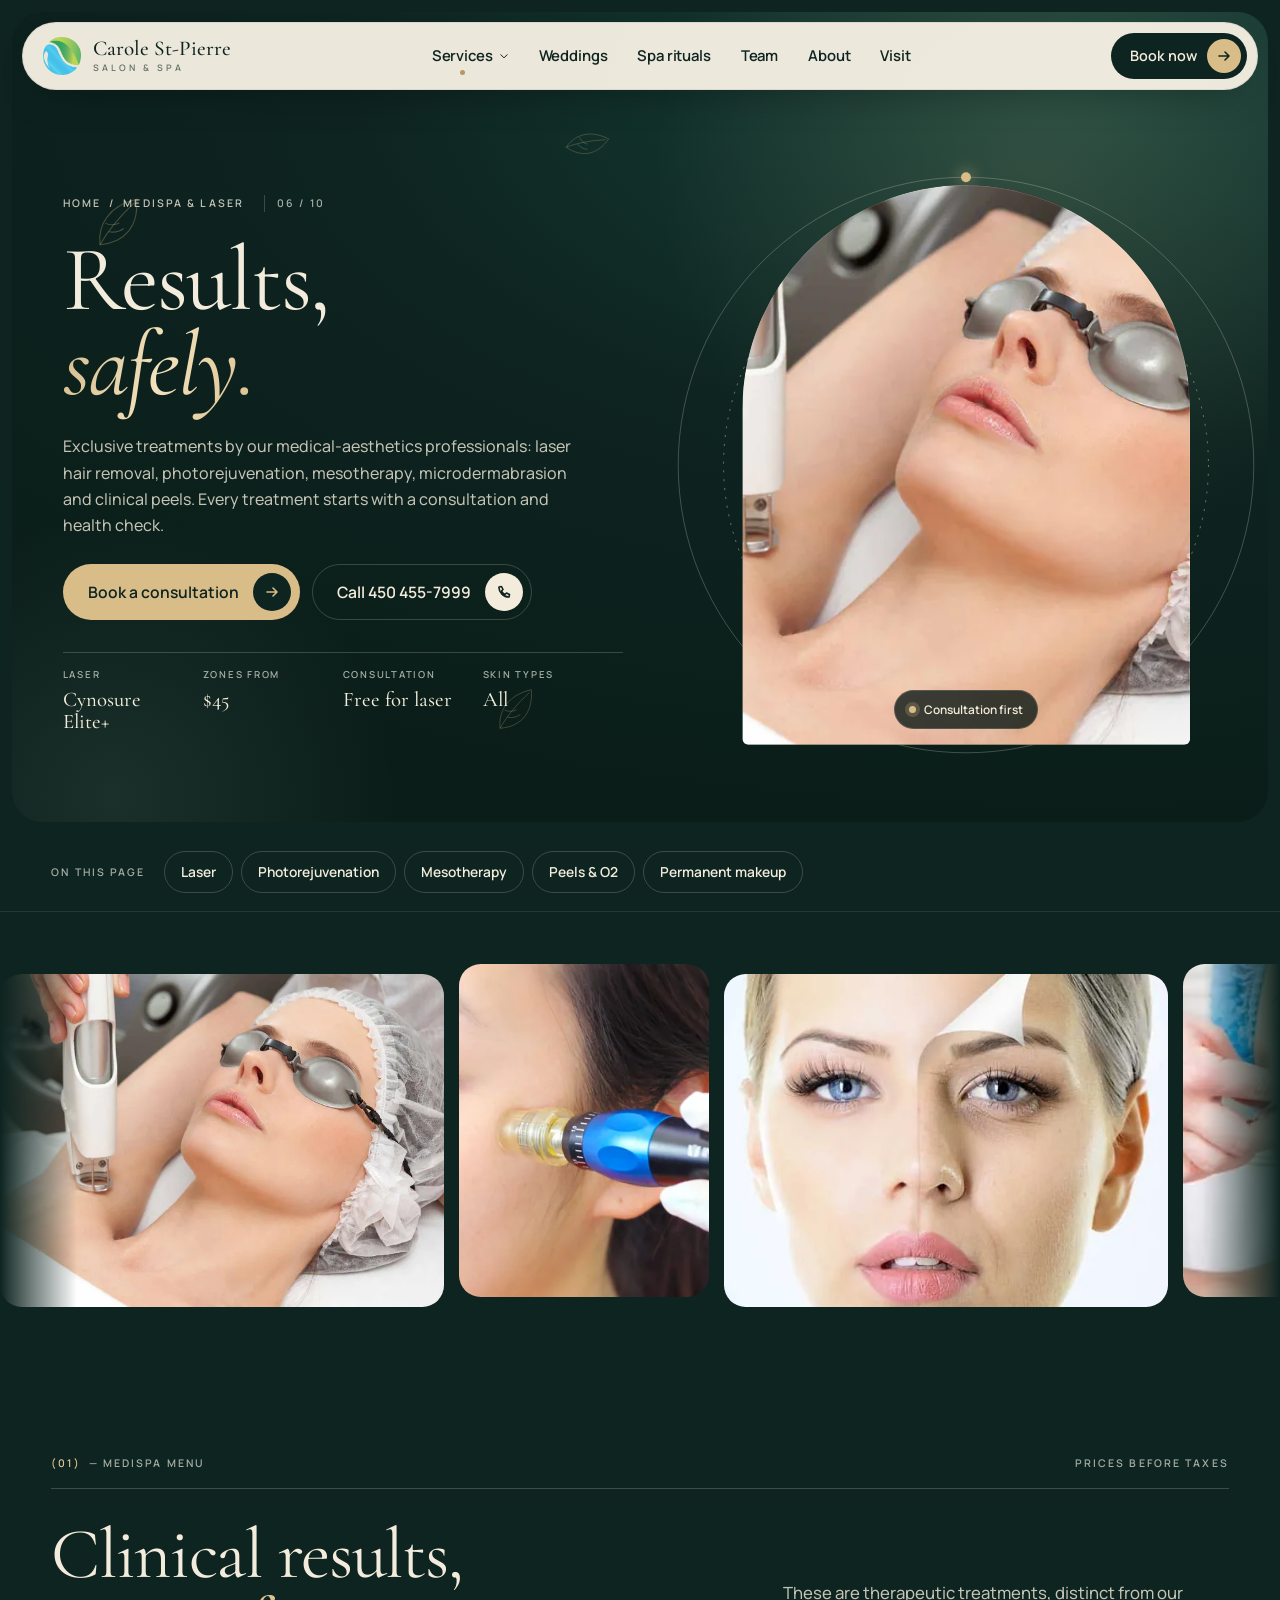
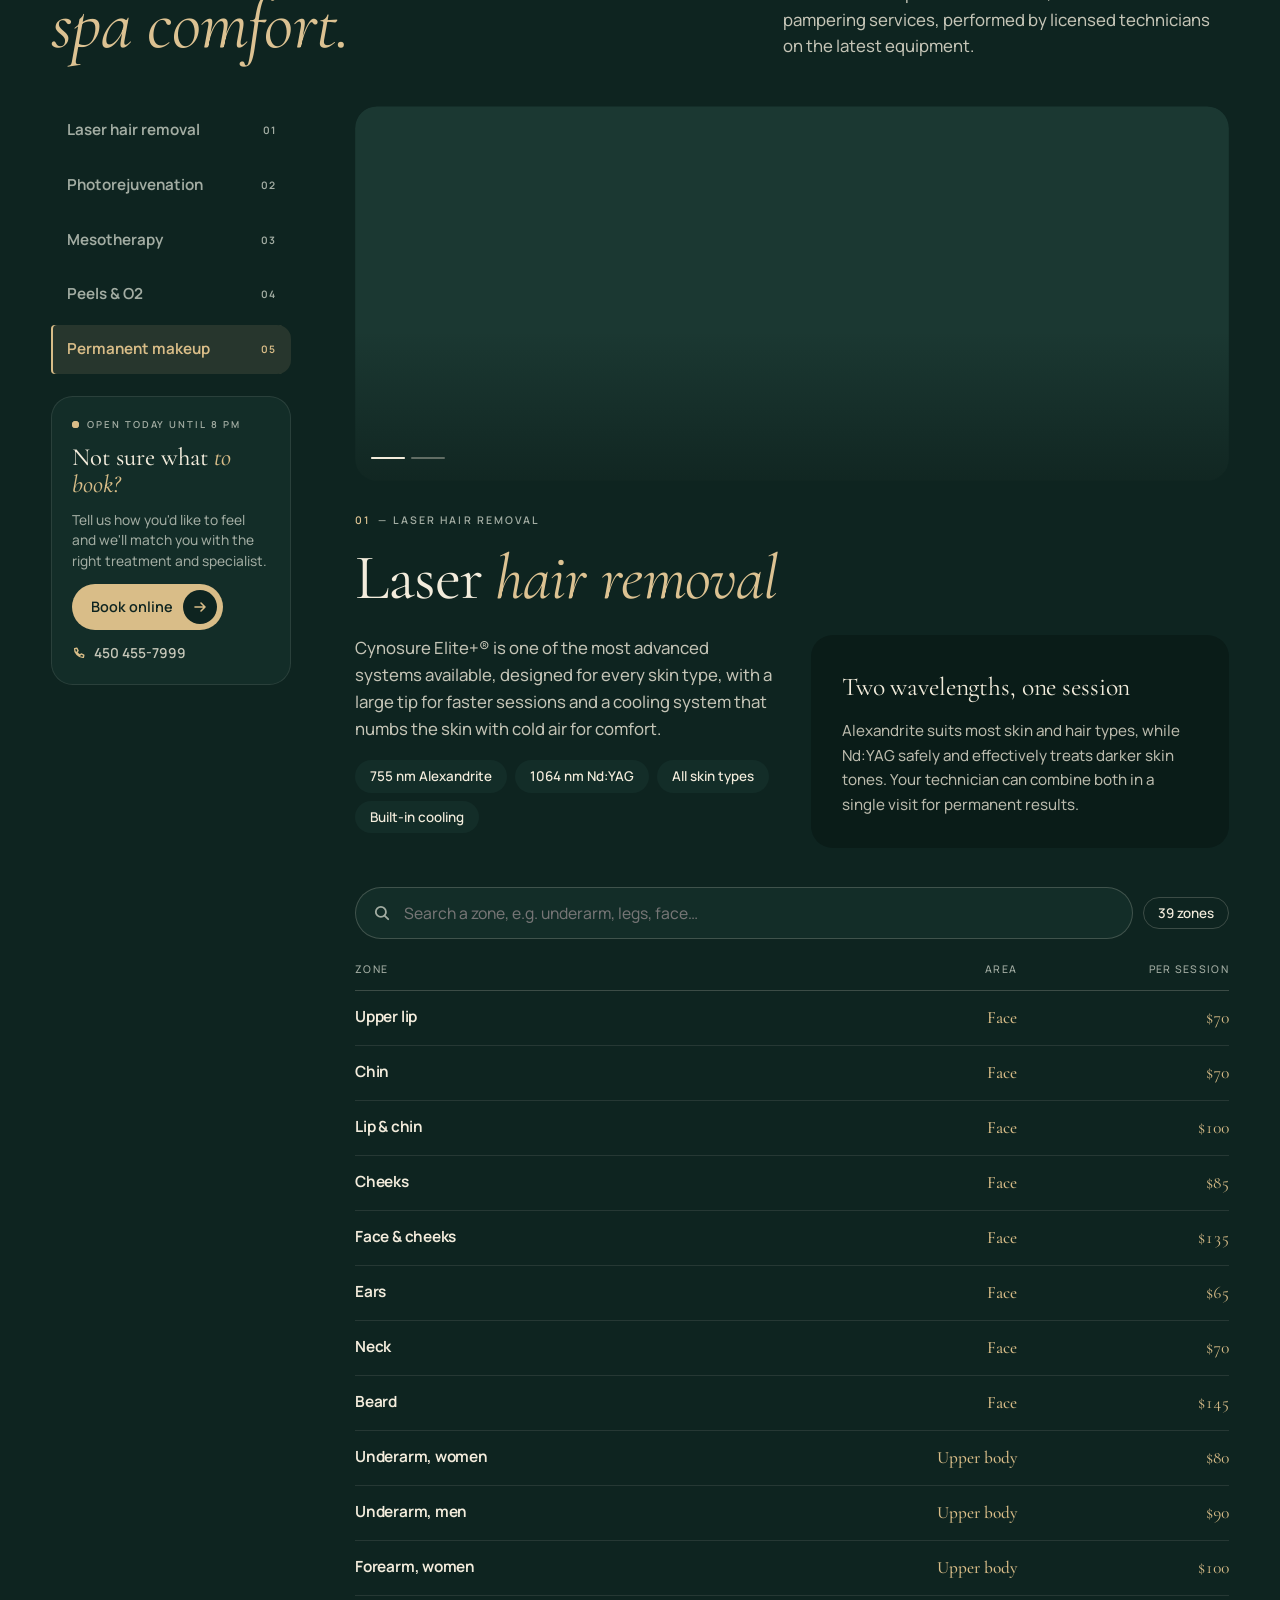
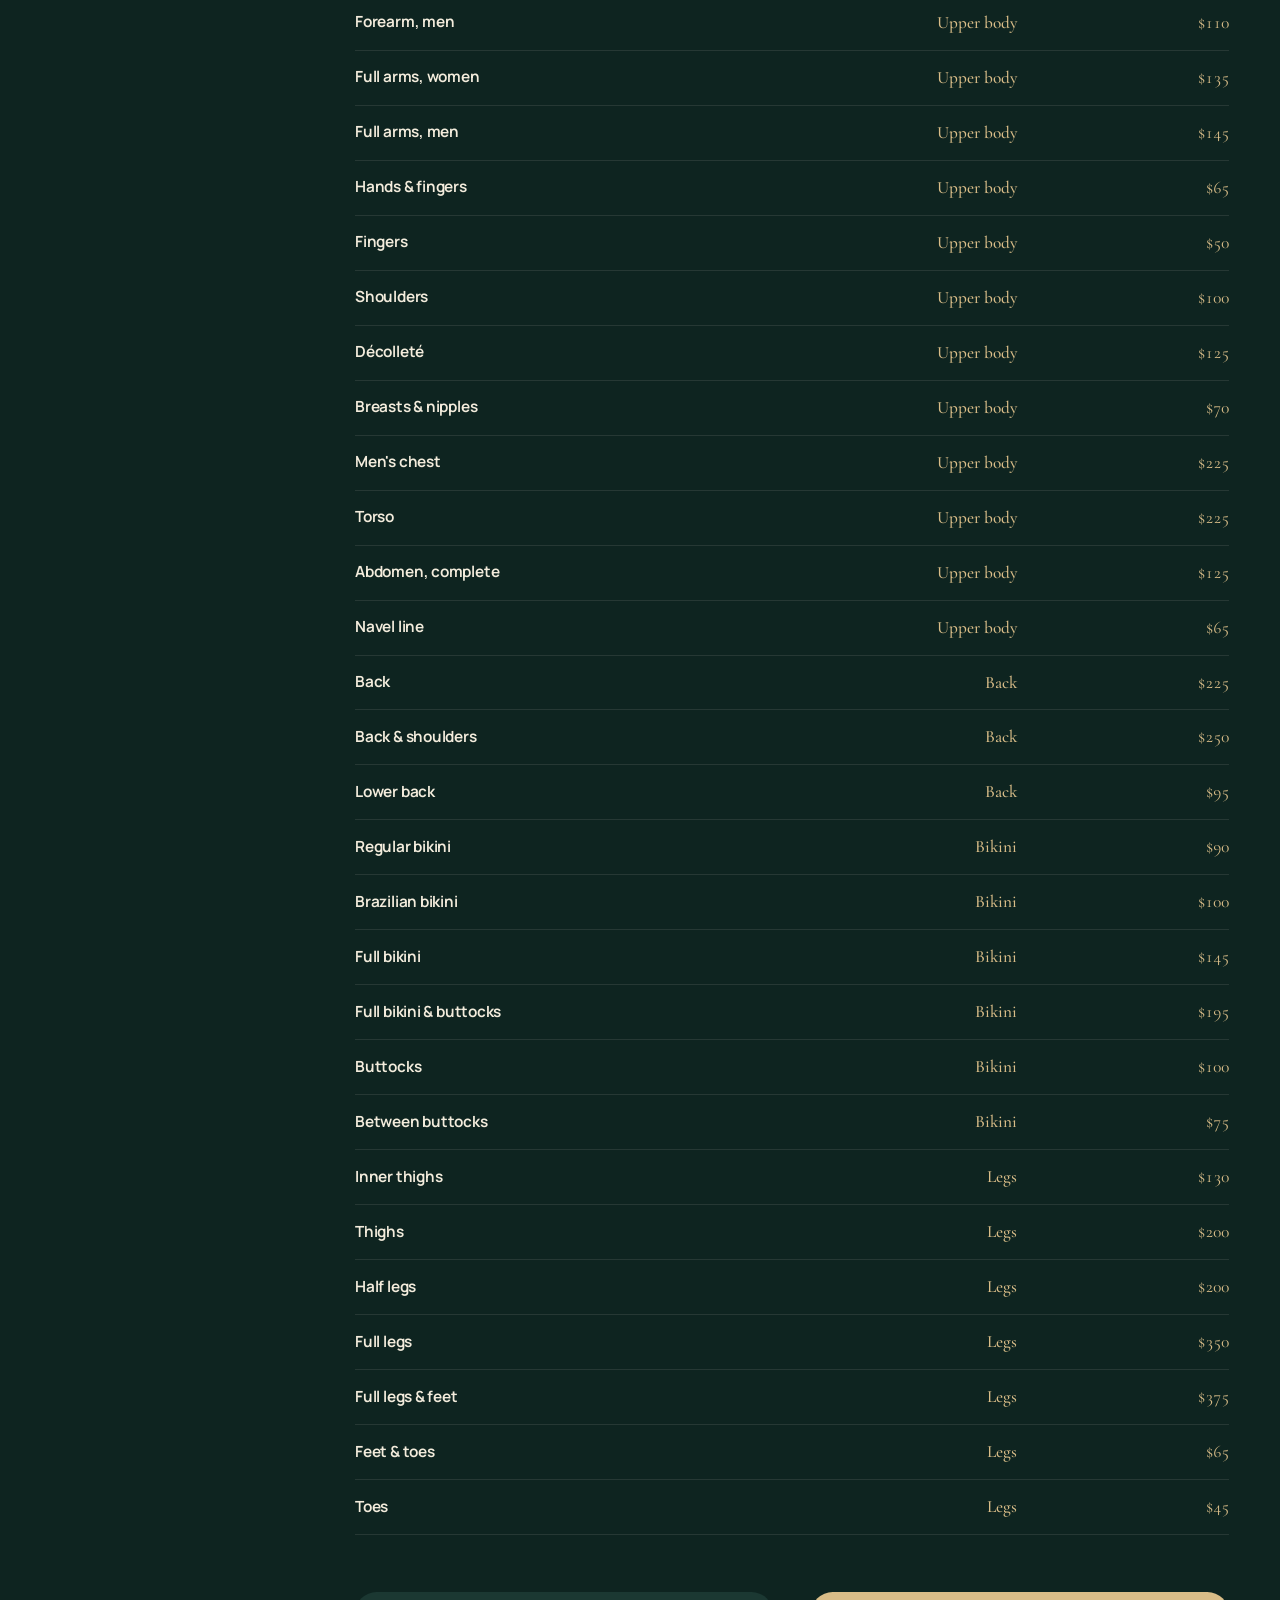
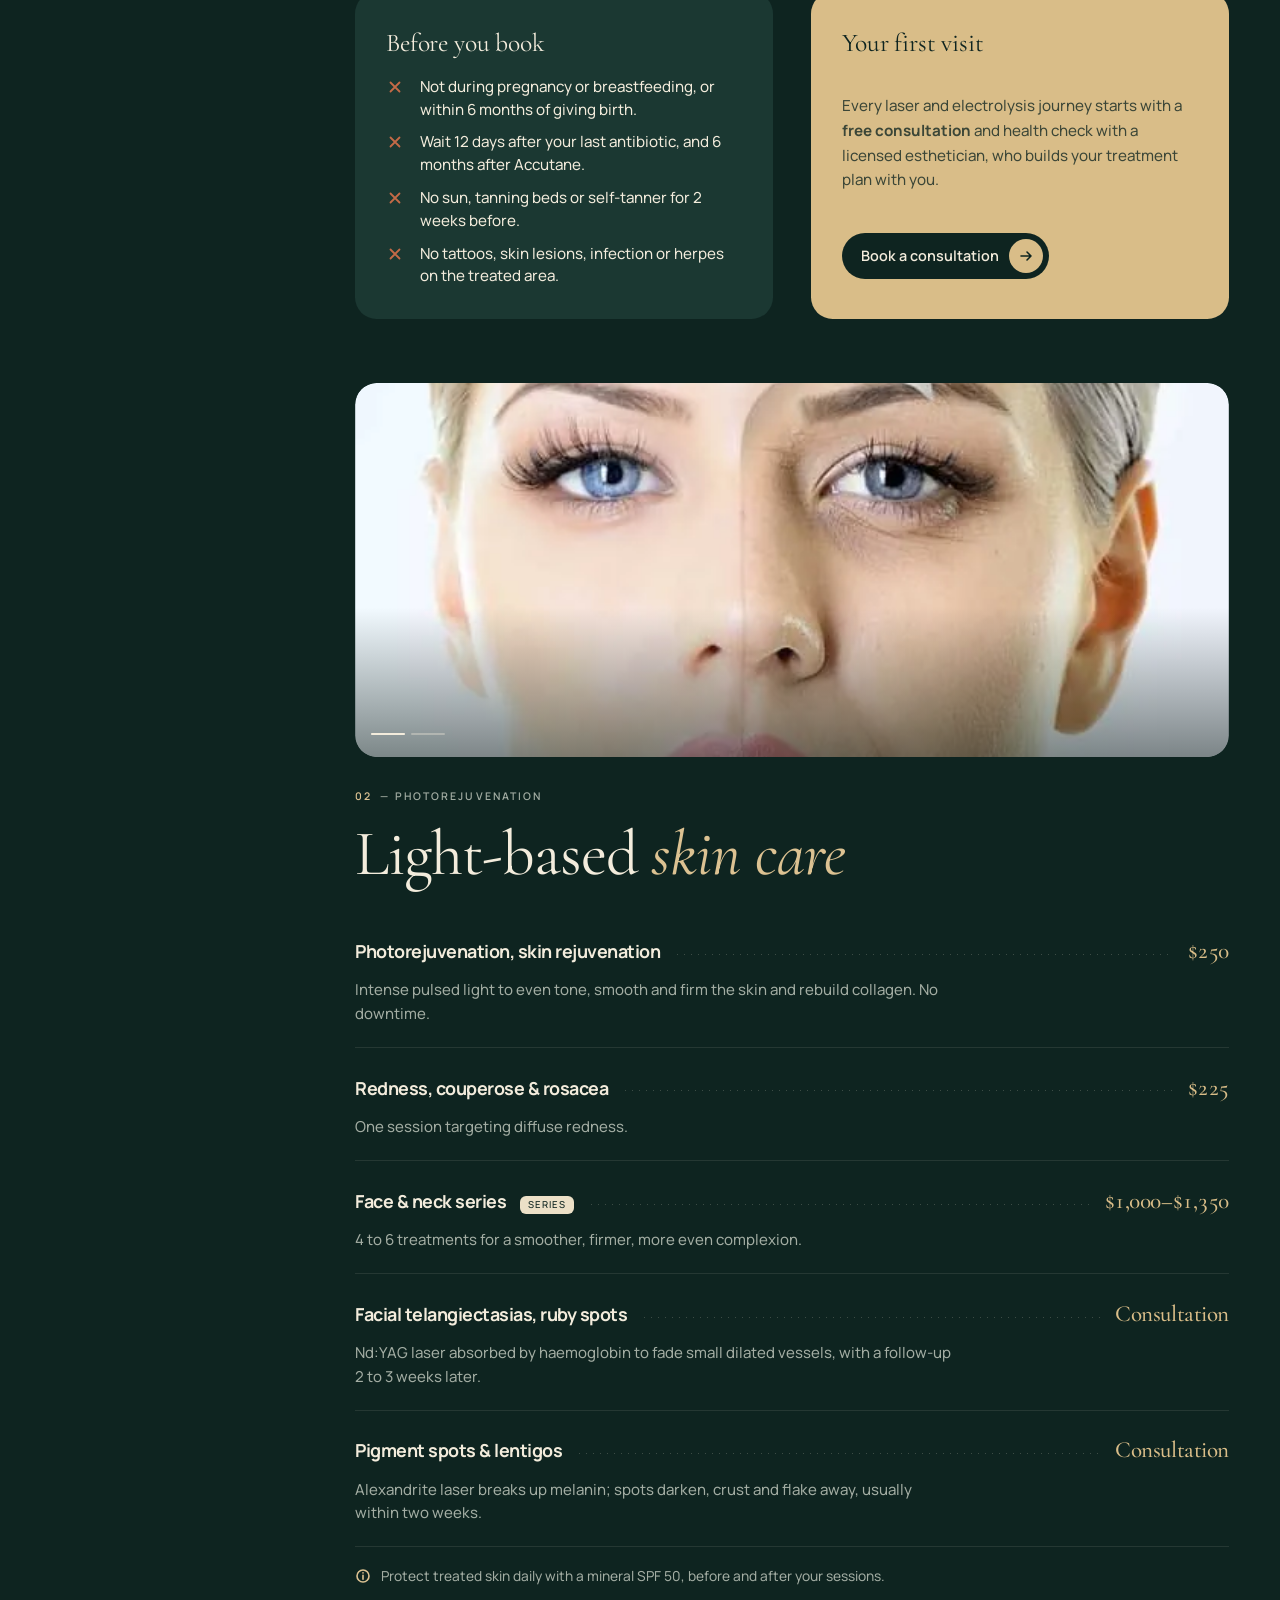
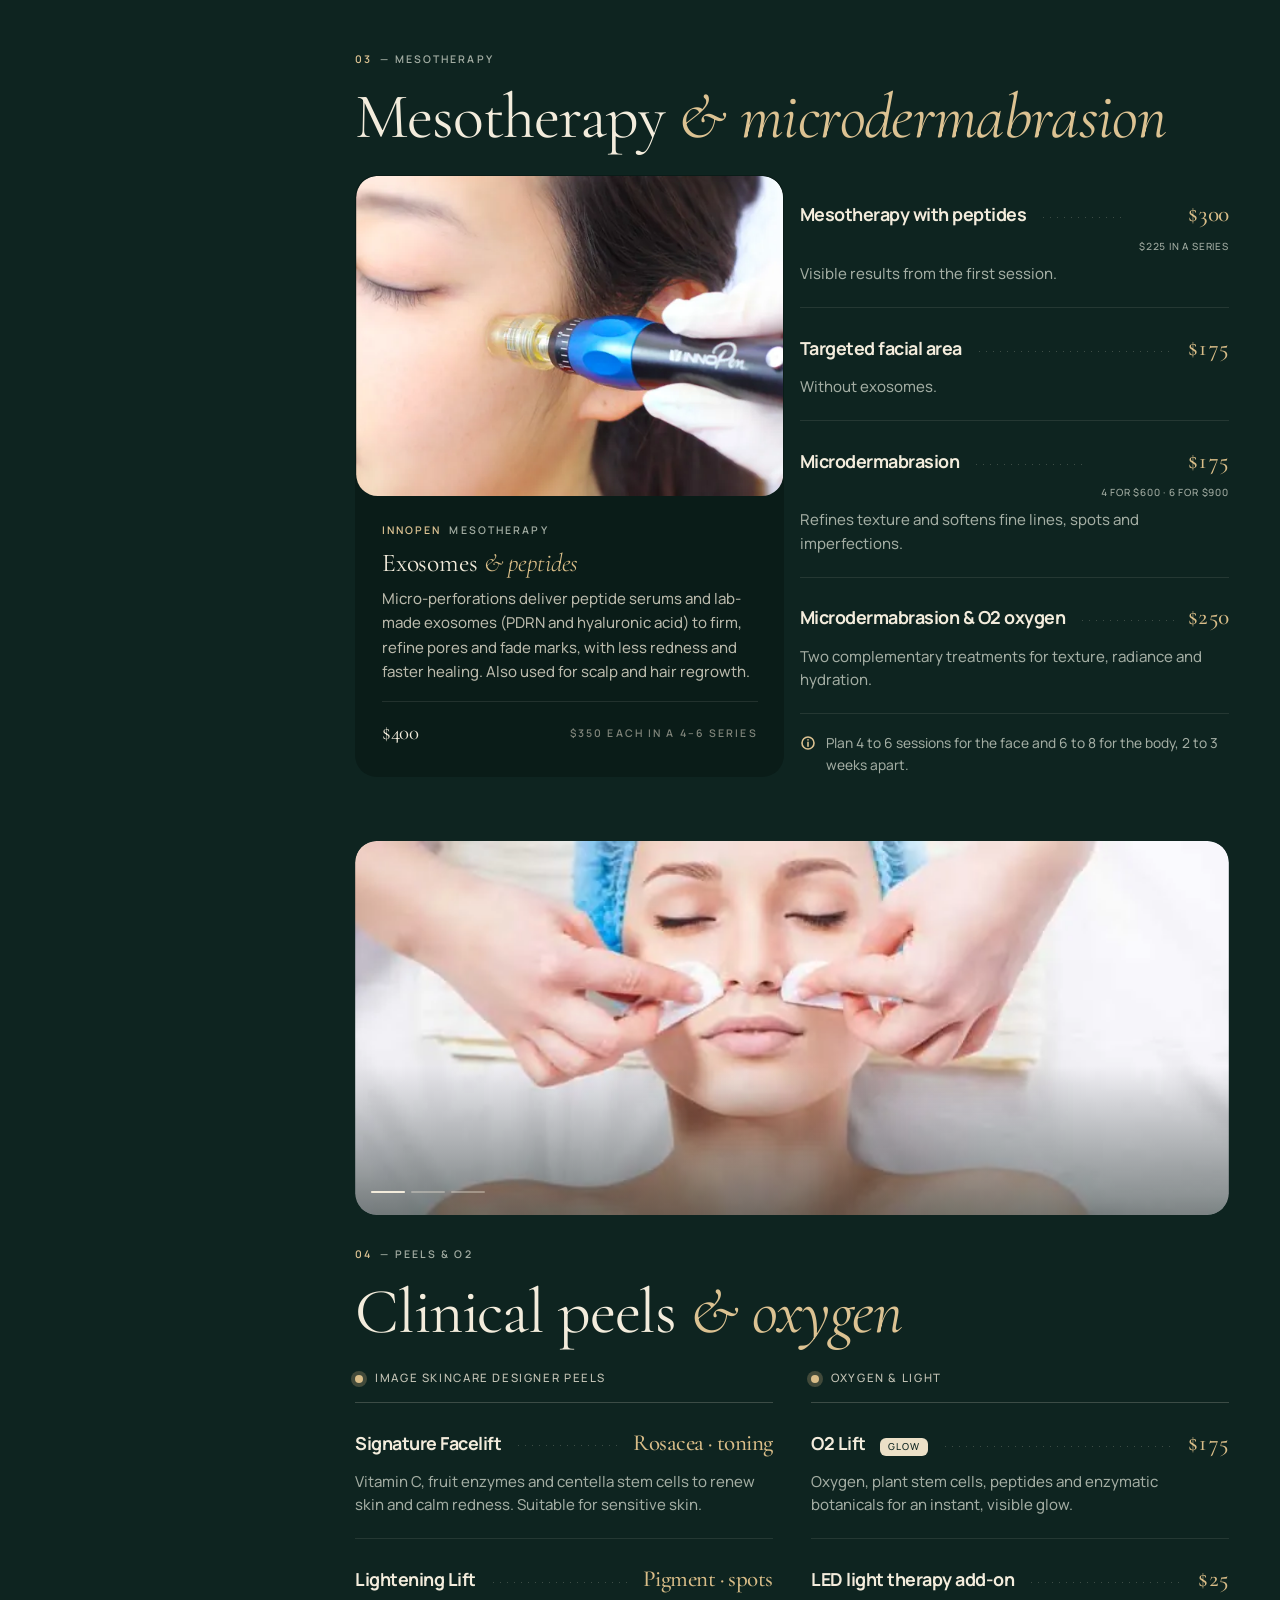
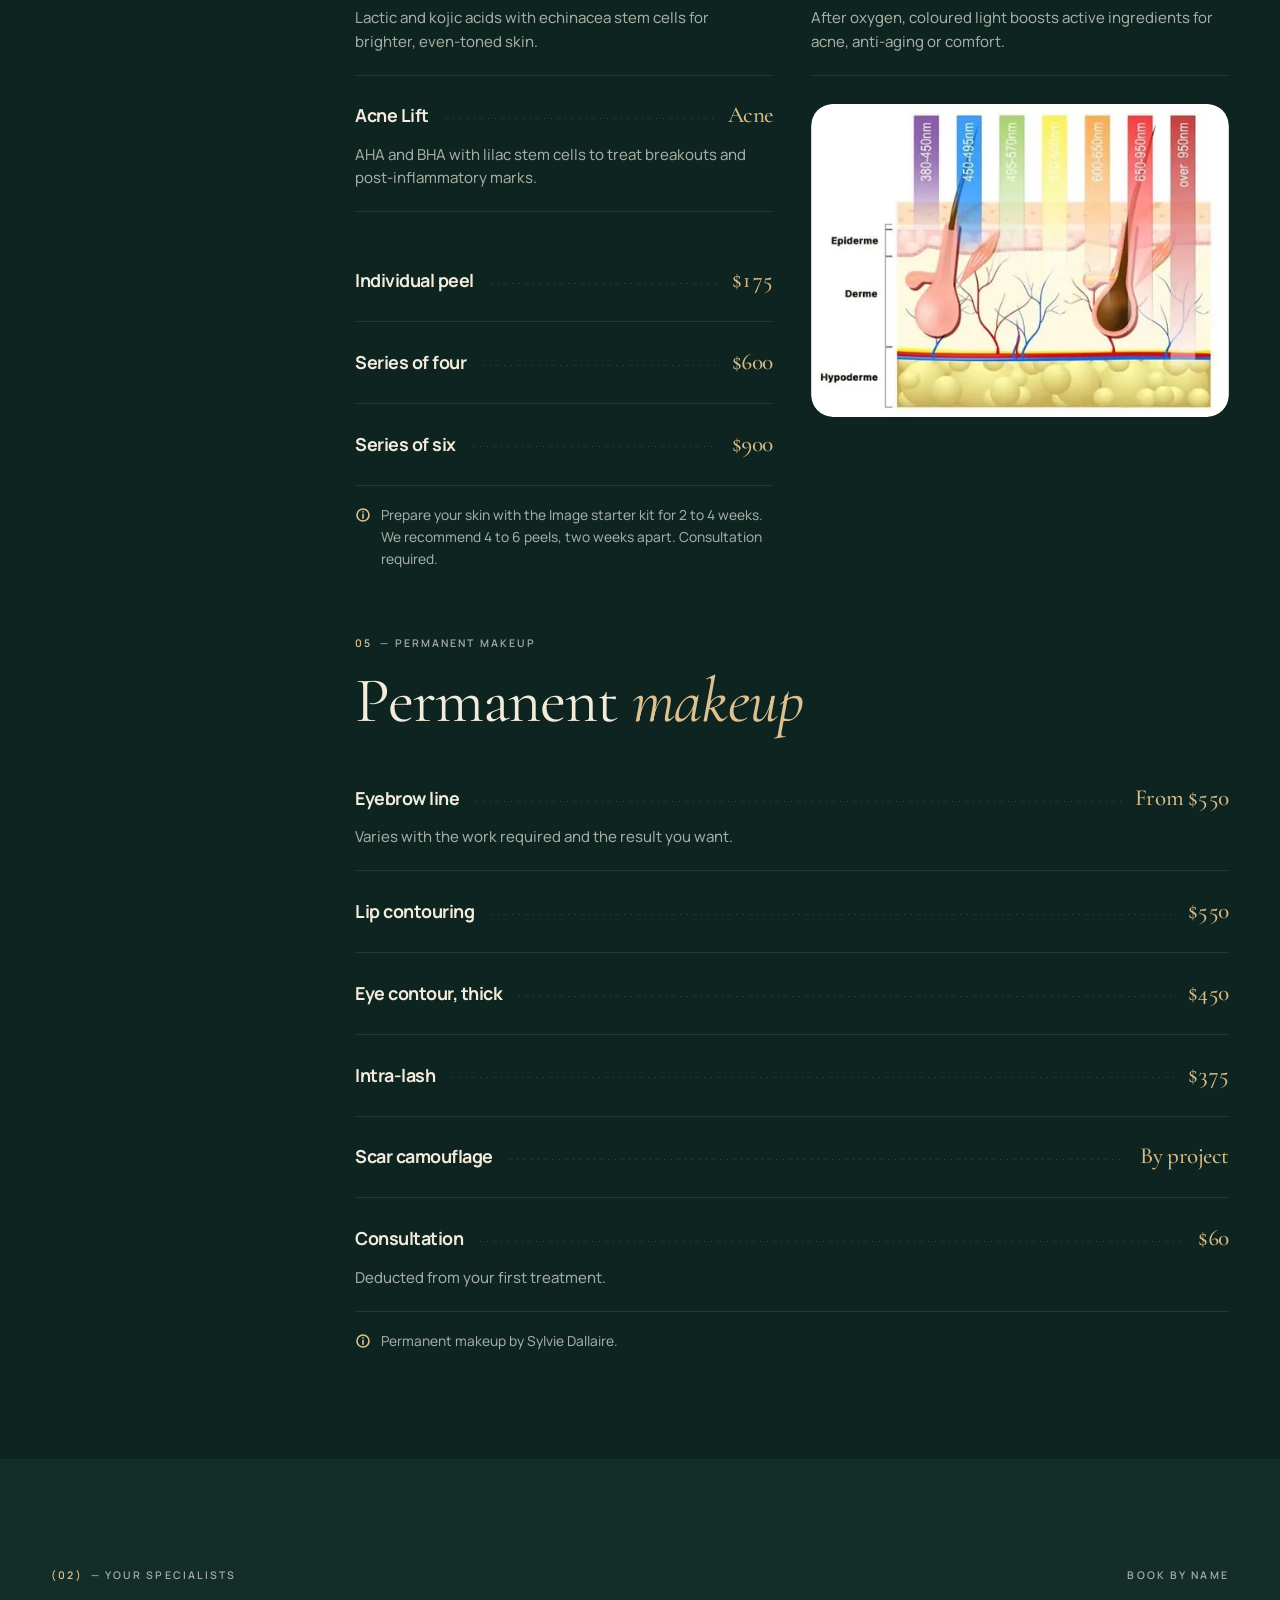
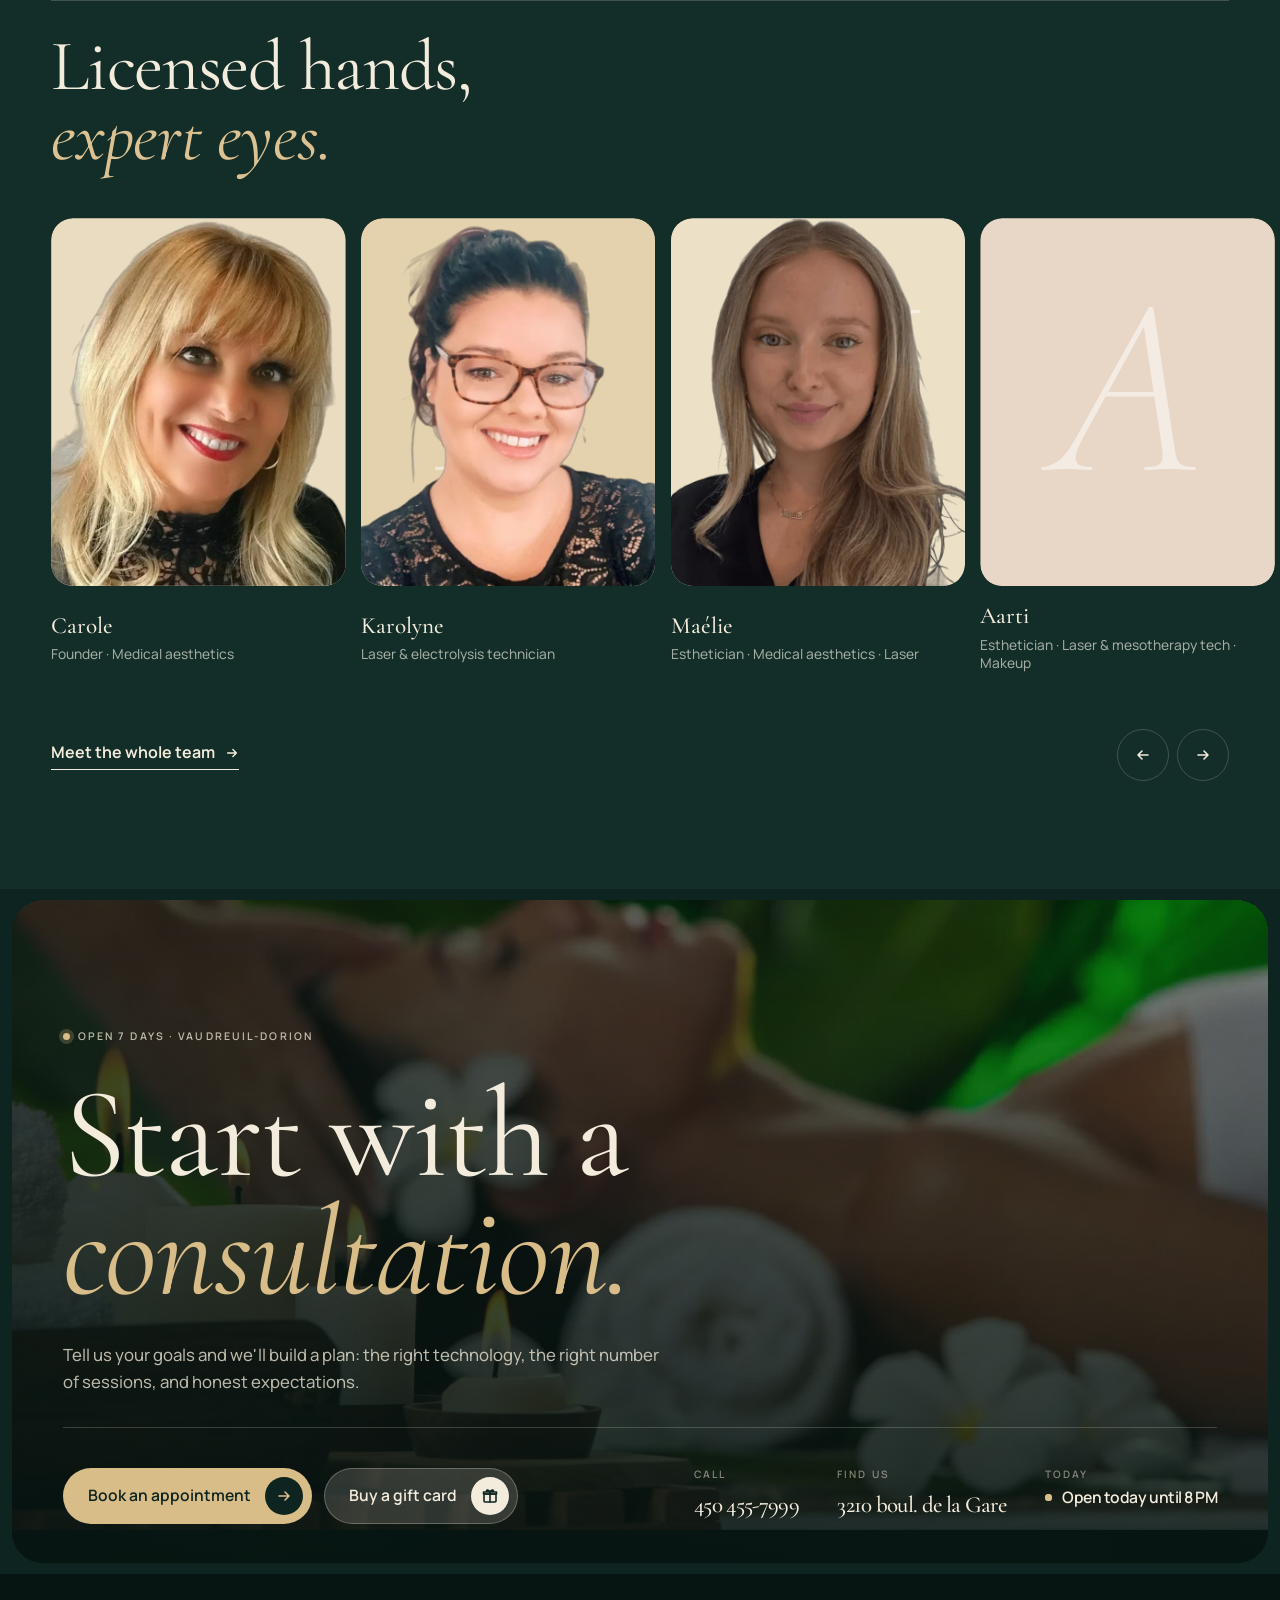
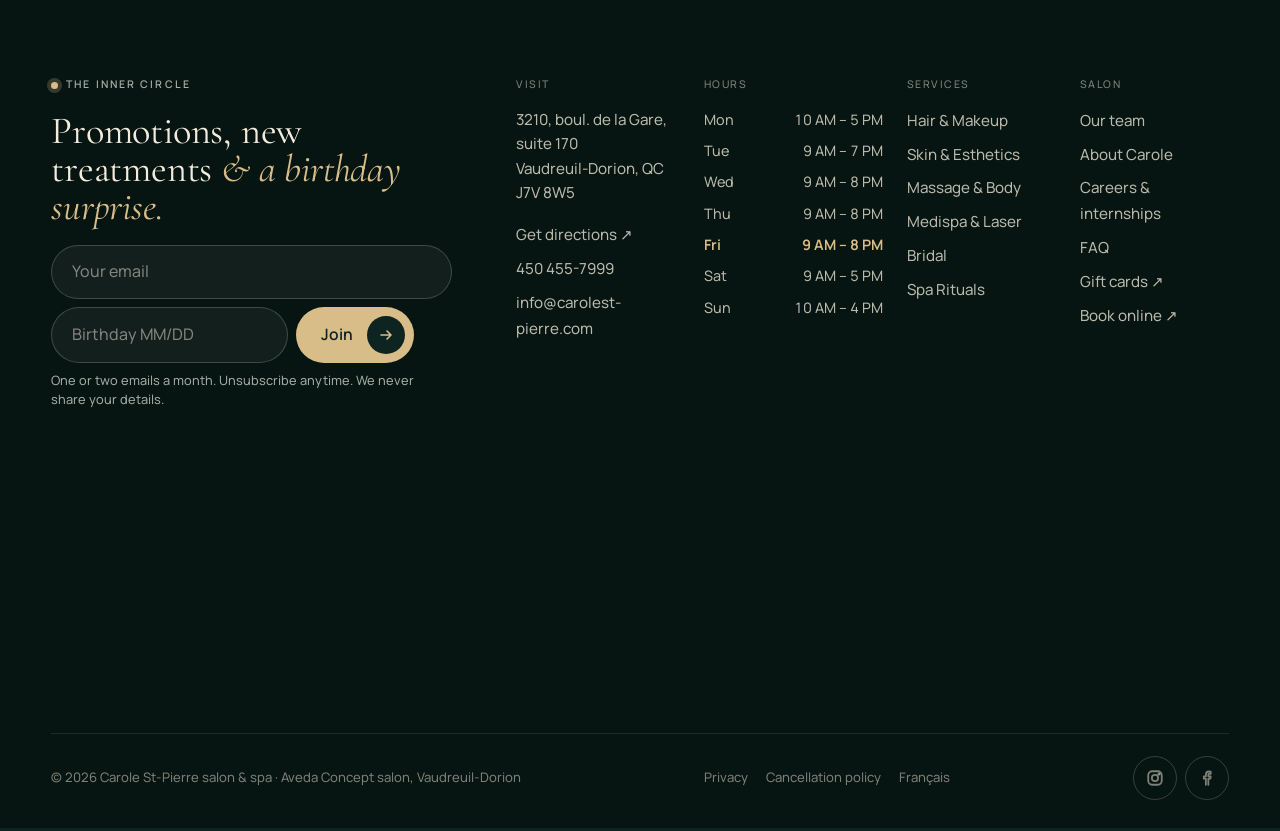
<file: medispa.html>
<!doctype html>
<html lang="en" class="no-js">
<head>
<meta charset="utf-8">
<meta name="viewport" content="width=device-width, initial-scale=1, viewport-fit=cover">
<title>Medispa &amp; Laser Hair Removal in Vaudreuil-Dorion | Carole St-Pierre salon &amp; spa</title>
<meta name="description" content="Cynosure Elite+ laser hair removal for all skin types, photorejuvenation, mesotherapy with exosomes, microdermabrasion, Image peels and permanent makeup in Vaudreuil-Dorion.">
<link rel="canonical" href="https://www.carolest-pierre.com/medispa.html">
<meta name="theme-color" content="#0e2420">
<meta property="og:type" content="website">
<meta property="og:title" content="Medispa &amp; Laser Hair Removal in Vaudreuil-Dorion | Carole St-Pierre salon &amp; spa">
<meta property="og:description" content="Cynosure Elite+ laser hair removal for all skin types, photorejuvenation, mesotherapy with exosomes, microdermabrasion, Image peels and permanent makeup in Vaudreuil-Dorion.">
<meta property="og:image" content="https://www.carolest-pierre.com/assets/img/ritual-scalp.webp">
<meta property="og:locale" content="en_CA">
<meta name="twitter:card" content="summary_large_image">
<link rel="icon" href="favicon.png" type="image/png">
<link rel="apple-touch-icon" href="apple-touch-icon.png">
<link rel="preload" href="assets/fonts/manrope-normal-latin.woff2" as="font" type="font/woff2" crossorigin>
<link rel="preload" href="assets/fonts/cormorant-garamond-normal-latin.woff2" as="font" type="font/woff2" crossorigin>
<link rel="preload" href="assets/fonts/cormorant-garamond-italic-latin.woff2" as="font" type="font/woff2" crossorigin>
<link rel="stylesheet" href="assets/css/fonts.css?v=28b0ab2d">
<link rel="stylesheet" href="assets/css/main.css?v=dfe1f55d">
<script>document.documentElement.classList.replace("no-js","js");if("scrollRestoration"in history)history.scrollRestoration="manual";try{if(sessionStorage.getItem("csp-pt")==="1"&&!matchMedia("(prefers-reduced-motion: reduce)").matches)document.documentElement.classList.add("pt-enter")}catch(e){}</script>
<script type="application/ld+json">{"@context": "https://schema.org", "@type": ["BeautySalon", "DaySpa", "HairSalon"], "name": "Carole St-Pierre salon & spa", "url": "https://www.carolest-pierre.com", "telephone": "+1-450-455-7999", "email": "info@carolest-pierre.com", "image": "https://www.carolest-pierre.com/assets/img/ritual-scalp.webp", "logo": "https://www.carolest-pierre.com/assets/img/logo-mark.png", "priceRange": "$$", "address": {"@type": "PostalAddress", "streetAddress": "3210 boul. de la Gare, suite 170", "addressLocality": "Vaudreuil-Dorion", "addressRegion": "QC", "postalCode": "J7V 8W5", "addressCountry": "CA"}, "openingHoursSpecification": [{"@type": "OpeningHoursSpecification", "dayOfWeek": "Monday", "opens": "10:00", "closes": "17:00"}, {"@type": "OpeningHoursSpecification", "dayOfWeek": "Tuesday", "opens": "09:00", "closes": "19:00"}, {"@type": "OpeningHoursSpecification", "dayOfWeek": "Wednesday", "opens": "09:00", "closes": "20:00"}, {"@type": "OpeningHoursSpecification", "dayOfWeek": "Thursday", "opens": "09:00", "closes": "20:00"}, {"@type": "OpeningHoursSpecification", "dayOfWeek": "Friday", "opens": "09:00", "closes": "20:00"}, {"@type": "OpeningHoursSpecification", "dayOfWeek": "Saturday", "opens": "09:00", "closes": "17:00"}, {"@type": "OpeningHoursSpecification", "dayOfWeek": "Sunday", "opens": "10:00", "closes": "16:00"}], "sameAs": ["https://www.instagram.com/carolestpierre.salonspa/", "https://www.facebook.com/profile.php?id=61553709430803"], "founder": {"@type": "Person", "name": "Carole St-Pierre"}}</script>
<script type="speculationrules">{"prefetch":[{"where":{"and":[{"selector_matches":"a[href$='.html'], a[href*='.html#']"},{"not":{"selector_matches":"[target=_blank]"}}]},"eagerness":"moderate"}]}</script>
<script src="assets/vendor/gsap.min.js" defer></script>
<script src="assets/vendor/ScrollTrigger.min.js" defer></script>
<script src="assets/js/config.js?v=45bf815a" defer></script>
<script src="assets/js/main.js?v=cb406834" defer></script>
</head>
<body>
<a class="skip-link" href="#main">Skip to content</a>
<div class="pt" aria-hidden="true"><div class="pt-in"><img src="assets/img/logo-mark.png" alt="" width="52" height="52"><p class="pt-name">Carole St-Pierre</p><p class="pt-to"><span data-pt-to>Medispa &amp; Laser</span></p><span class="pt-line"><b></b></span></div></div>

<header class="site-header" data-tone="dark">
  <nav class="nav-bar" aria-label="Main">
    <a class="brand" href="index.html" aria-label="Carole St-Pierre salon &amp; spa, home">
      <img src="assets/img/logo-mark.png" width="38" height="38" alt="">
      <span class="brand-text"><span class="brand-name">Carole St-Pierre</span><span class="brand-sub">salon &amp; spa</span></span>
    </a>
    <ul class="nav-links" role="list">
      <li class="has-drop is-current"><button type="button" aria-expanded="false" aria-haspopup="true">Services <svg class="" viewBox="0 0 16 16" fill="none" stroke="currentColor" stroke-width="1.6" stroke-linecap="round" stroke-linejoin="round" aria-hidden="true"><path d="m3 6 5 5 5-5"/></svg></button>
        <ul class="drop" role="list"><li><a href="hair.html"><img src="assets/img/aveda-bob.webp" width="500" height="633" alt="" loading="lazy" decoding="async"><div><strong>Hair &amp; Makeup</strong><span>Aveda cuts, colour, treatments</span></div></a></li><li><a href="skin.html"><img src="assets/img/facial-white.webp" srcset="assets/img/facial-white-800.webp 800w, assets/img/facial-white.webp 1200w" sizes="64px" width="1200" height="1600" alt="" loading="lazy" decoding="async"><div><strong>Skin &amp; Esthetics</strong><span>Facials, nails, lashes, waxing</span></div></a></li><li><a href="massage.html"><img src="assets/img/massage-hands.webp" srcset="assets/img/massage-hands-800.webp 800w, assets/img/massage-hands.webp 1024w" sizes="64px" width="1024" height="512" alt="" loading="lazy" decoding="async"><div><strong>Massage &amp; Body</strong><span>15+ techniques, wraps, balneo</span></div></a></li><li><a href="medispa.html" aria-current=page><img src="assets/img/laser.webp" srcset="assets/img/laser-800.webp 800w, assets/img/laser.webp 1600w" sizes="64px" width="1600" height="1067" alt="" loading="lazy" decoding="async"><div><strong>Medispa &amp; Laser</strong><span>Laser, mesotherapy, peels</span></div></a></li><li><a href="weddings.html"><img src="assets/img/bridal-updo.webp" width="600" height="890" alt="" loading="lazy" decoding="async"><div><strong>Bridal</strong><span>Trials, parties, on-location</span></div></a></li><li><a href="rituals.html"><img src="assets/img/hot-stones.webp" srcset="assets/img/hot-stones-800.webp 800w, assets/img/hot-stones.webp 1600w" sizes="64px" width="1600" height="1067" alt="" loading="lazy" decoding="async"><div><strong>Spa Rituals</strong><span>Half-day &amp; full-day packages</span></div></a></li>
          <li class="drop-foot"><span class="muted">100+ treatments, open 7 days</span><a href="https://carolestpierre.zenoti.com/webstoreNew/services" target="_blank" rel="noopener">Book online →</a></li>
        </ul>
      </li>
      <li><a href="weddings.html">Weddings</a></li><li><a href="rituals.html">Spa rituals</a></li><li><a href="team.html">Team</a></li><li><a href="about.html">About</a></li><li><a href="visit.html">Visit</a></li>
    </ul>
    <div class="nav-actions">
      <a class="nav-phone" href="tel:+14504557999">450 455-7999</a>
      <span class="nav-book"><a class="btn btn--lime btn--sm" href="https://carolestpierre.zenoti.com/webstoreNew/services" target="_blank" rel="noopener">Book now <span class="ic"><svg class="" viewBox="0 0 16 16" fill="none" stroke="currentColor" stroke-width="1.6" stroke-linecap="round" stroke-linejoin="round" aria-hidden="true"><path d="M3 8h10M9 4l4 4-4 4"/></svg></span></a><a class="nav-book-sm" href="https://carolestpierre.zenoti.com/webstoreNew/services" target="_blank" rel="noopener">Book</a></span>
      <button class="menu-toggle" type="button" aria-expanded="false" aria-controls="menu">Menu <span class="bars"><i></i><i></i></span></button>
    </div>
  </nav>
</header>
<div class="menu" id="menu" aria-hidden="true" role="dialog" aria-modal="true" aria-label="Site menu">
  <div class="menu-top">
    <a class="brand" href="index.html"><img src="assets/img/logo-mark.png" width="38" height="38" alt=""><span class="brand-text"><span class="brand-name">Carole St-Pierre</span><span class="brand-sub">salon &amp; spa</span></span></a>
    <button class="menu-close" type="button" aria-label="Close menu"><svg class="" viewBox="0 0 16 16" fill="none" stroke="currentColor" stroke-width="1.6" stroke-linecap="round" stroke-linejoin="round" aria-hidden="true"><path d="m4 4 8 8M12 4l-8 8"/></svg></button>
  </div>
  <div class="menu-body">
    <nav class="menu-list" aria-label="Menu">
      <div class="menu-item menu-acc">
        <button type="button" class="menu-link" aria-expanded="false" aria-controls="menu-services"><span>Services</span><span class="menu-plus" aria-hidden="true"></span></button>
        <div class="menu-acc-panel" id="menu-services"><ul role="list"><li><a href="hair.html"><span>Hair &amp; Makeup</span><small>Aveda cuts, colour, treatments</small></a></li><li><a href="skin.html"><span>Skin &amp; Esthetics</span><small>Facials, nails, lashes, waxing</small></a></li><li><a href="massage.html"><span>Massage &amp; Body</span><small>15+ techniques, wraps, balneo</small></a></li><li><a href="medispa.html" aria-current=page><span>Medispa &amp; Laser</span><small>Laser, mesotherapy, peels</small></a></li></ul></div>
      </div>
      <div class="menu-item"><a class="menu-link" href="weddings.html"><span>Weddings</span><svg class="" viewBox="0 0 16 16" fill="none" stroke="currentColor" stroke-width="1.6" stroke-linecap="round" stroke-linejoin="round" aria-hidden="true"><path d="M3 8h10M9 4l4 4-4 4"/></svg></a></div><div class="menu-item"><a class="menu-link" href="rituals.html"><span>Spa rituals</span><svg class="" viewBox="0 0 16 16" fill="none" stroke="currentColor" stroke-width="1.6" stroke-linecap="round" stroke-linejoin="round" aria-hidden="true"><path d="M3 8h10M9 4l4 4-4 4"/></svg></a></div><div class="menu-item"><a class="menu-link" href="team.html"><span>The team</span><svg class="" viewBox="0 0 16 16" fill="none" stroke="currentColor" stroke-width="1.6" stroke-linecap="round" stroke-linejoin="round" aria-hidden="true"><path d="M3 8h10M9 4l4 4-4 4"/></svg></a></div><div class="menu-item"><a class="menu-link" href="about.html"><span>About Carole</span><svg class="" viewBox="0 0 16 16" fill="none" stroke="currentColor" stroke-width="1.6" stroke-linecap="round" stroke-linejoin="round" aria-hidden="true"><path d="M3 8h10M9 4l4 4-4 4"/></svg></a></div><div class="menu-item"><a class="menu-link" href="visit.html"><span>Visit &amp; FAQ</span><svg class="" viewBox="0 0 16 16" fill="none" stroke="currentColor" stroke-width="1.6" stroke-linecap="round" stroke-linejoin="round" aria-hidden="true"><path d="M3 8h10M9 4l4 4-4 4"/></svg></a></div>
    </nav>
    <div class="menu-foot">
      <a class="btn btn--lime" href="https://carolestpierre.zenoti.com/webstoreNew/services" target="_blank" rel="noopener">Book an appointment <span class="ic"><svg class="" viewBox="0 0 16 16" fill="none" stroke="currentColor" stroke-width="1.6" stroke-linecap="round" stroke-linejoin="round" aria-hidden="true"><path d="M3 8h10M9 4l4 4-4 4"/></svg></span></a>
      <div class="menu-meta"><a href="tel:+14504557999"><svg class="" viewBox="0 0 16 16" fill="none" stroke="currentColor" stroke-width="1.6" stroke-linecap="round" stroke-linejoin="round" aria-hidden="true"><path d="M5.5 2.5 3 3c-.5 4.5 4.5 10.5 10 10l.5-2.5-3-1.5-1.5 1.5C7 9.5 6.5 9 5.5 7l1.5-1.5z"/></svg> 450 455-7999</a><span class="status" data-open-status="short"></span></div>
    </div>
  </div>
</div>
<main id="main">
<section class="frame hx hx--page grain">
  <div class="hx-bg" aria-hidden="true"><span class="hx-glow hx-glow--a"></span><span class="hx-glow hx-glow--b"></span><svg class="leaf leaf--1" viewBox="0 0 50 50" fill="none" stroke="currentColor" stroke-width="1" aria-hidden="true"><path d="M12 46C10 28 20 10 46 4c2 24-10 40-34 42Z"/><path d="M12 46C20 32 30 20 44 7"/><path d="M20 34c5 1 10 0 14-3M17 26c3 2 9 2 13 0"/></svg><svg class="leaf leaf--2" viewBox="0 0 50 50" fill="none" stroke="currentColor" stroke-width="1" aria-hidden="true"><path d="M12 46C10 28 20 10 46 4c2 24-10 40-34 42Z"/><path d="M12 46C20 32 30 20 44 7"/><path d="M20 34c5 1 10 0 14-3M17 26c3 2 9 2 13 0"/></svg><svg class="leaf leaf--3" viewBox="0 0 50 50" fill="none" stroke="currentColor" stroke-width="1" aria-hidden="true"><path d="M12 46C10 28 20 10 46 4c2 24-10 40-34 42Z"/><path d="M12 46C20 32 30 20 44 7"/><path d="M20 34c5 1 10 0 14-3M17 26c3 2 9 2 13 0"/></svg><svg class="leaf leaf--4" viewBox="0 0 50 50" fill="none" stroke="currentColor" stroke-width="1" aria-hidden="true"><path d="M12 46C10 28 20 10 46 4c2 24-10 40-34 42Z"/><path d="M12 46C20 32 30 20 44 7"/><path d="M20 34c5 1 10 0 14-3M17 26c3 2 9 2 13 0"/></svg></div>
  <div class="hx-inner">
    <div class="hx-copy">
      <div class="crumbs" data-reveal="fade"><a href="index.html">Home</a><span>/</span><span>Medispa &amp; Laser</span><span class="crumbs-no">06 / 10</span></div>
      <h1 class="hx-title" data-split><span class="ln">Results,</span><span class="ln"><em>safely.</em></span></h1>
      <p class="hx-lead" data-reveal style="--d:.45s">Exclusive treatments by our medical-aesthetics professionals: laser hair removal, photorejuvenation, mesotherapy, microdermabrasion and clinical peels. Every treatment starts with a consultation and health check.</p>
      <div data-reveal style="--d:.55s"><div class="btn-row"><a class="btn btn--lime" href="https://carolestpierre.zenoti.com/webstoreNew/services" target="_blank" rel="noopener">Book a consultation <span class="ic"><svg class="" viewBox="0 0 16 16" fill="none" stroke="currentColor" stroke-width="1.6" stroke-linecap="round" stroke-linejoin="round" aria-hidden="true"><path d="M3 8h10M9 4l4 4-4 4"/></svg></span></a><a class="btn btn--ghost" href="tel:+14504557999">Call 450 455-7999 <span class="ic"><svg class="" viewBox="0 0 16 16" fill="none" stroke="currentColor" stroke-width="1.6" stroke-linecap="round" stroke-linejoin="round" aria-hidden="true"><path d="M5.5 2.5 3 3c-.5 4.5 4.5 10.5 10 10l.5-2.5-3-1.5-1.5 1.5C7 9.5 6.5 9 5.5 7l1.5-1.5z"/></svg></span></a></div></div>
      <dl class="hx-facts" data-reveal style="--d:.65s"><div><dt>Laser</dt><dd>Cynosure Elite+</dd></div><div><dt>Zones from</dt><dd>$45</dd></div><div><dt>Consultation</dt><dd>Free for laser</dd></div><div><dt>Skin types</dt><dd>All</dd></div></dl>
    </div>
    <div class="hx-art" data-hx-art>
      <div class="hx-rings" aria-hidden="true"><svg viewBox="0 0 600 600"><circle class="r1" cx="300" cy="300" r="292"/><circle class="r3" cx="300" cy="300" r="200"/></svg><svg class="hx-spin hx-spin--r2" viewBox="0 0 600 600"><circle class="r2" cx="300" cy="300" r="246"/></svg><svg class="hx-spin hx-spin--orbit" viewBox="0 0 600 600"><g class="orbit"><circle cx="300" cy="8" r="5"/></g></svg></div>
      <div class="hx-arch" data-depth="-10"><figure class="hx-slide is-active"><img src="assets/img/laser.webp" srcset="assets/img/laser-800.webp 800w, assets/img/laser.webp 1600w" sizes="(min-width: 1000px) 34vw, 78vw" width="1600" height="1067" alt="A guest wearing protective eyewear during a laser treatment" fetchpriority="high" style="object-position:50% 50%"></figure>
        <span class="hx-cap"><span class="dot"></span> Consultation first</span></div>
    </div>
  </div>
</section>
<nav class="jumpbar" aria-label="On this page"><div class="container jumpbar-in"><span class="eyebrow">On this page</span><a href="#laser">Laser</a><a href="#photorejuvenation">Photorejuvenation</a><a href="#mesotherapy">Mesotherapy</a><a href="#peels">Peels &amp; O2</a><a href="#pmu">Permanent makeup</a></div></nav>
<section class="ribbon" aria-hidden="true">
  <div class="ribbon-track"><figure class="rb rb--w"><img src="assets/img/laser.webp" srcset="assets/img/laser-800.webp 800w, assets/img/laser.webp 1600w" sizes="40vw" width="1600" height="1067" alt="" loading="lazy" decoding="async"></figure><figure class="rb rb--t"><img src="assets/img/microneedling.webp" srcset="assets/img/microneedling-800.webp 800w, assets/img/microneedling.webp 1800w" sizes="40vw" width="1800" height="947" alt="" loading="lazy" decoding="async"></figure><figure class="rb rb--w"><img src="assets/img/photorejuvenation.webp" width="575" height="394" alt="" loading="lazy" decoding="async"></figure><figure class="rb rb--w"><img src="assets/img/peel.webp" width="734" height="300" alt="" loading="lazy" decoding="async"></figure><figure class="rb rb--t"><img src="assets/img/led.webp" width="506" height="381" alt="" loading="lazy" decoding="async"></figure><figure class="rb rb--w"><img src="assets/img/facial-white-2.webp" srcset="assets/img/facial-white-2-800.webp 800w, assets/img/facial-white-2.webp 1200w" sizes="40vw" width="1200" height="1600" alt="" loading="lazy" decoding="async"></figure><figure class="rb rb--w"><img src="assets/img/facial-white.webp" srcset="assets/img/facial-white-800.webp 800w, assets/img/facial-white.webp 1200w" sizes="40vw" width="1200" height="1600" alt="" loading="lazy" decoding="async"></figure><figure class="rb rb--w"><img src="assets/img/laser.webp" srcset="assets/img/laser-800.webp 800w, assets/img/laser.webp 1600w" sizes="40vw" width="1600" height="1067" alt="" loading="lazy" decoding="async"></figure><figure class="rb rb--t"><img src="assets/img/microneedling.webp" srcset="assets/img/microneedling-800.webp 800w, assets/img/microneedling.webp 1800w" sizes="40vw" width="1800" height="947" alt="" loading="lazy" decoding="async"></figure><figure class="rb rb--w"><img src="assets/img/photorejuvenation.webp" width="575" height="394" alt="" loading="lazy" decoding="async"></figure><figure class="rb rb--w"><img src="assets/img/peel.webp" width="734" height="300" alt="" loading="lazy" decoding="async"></figure><figure class="rb rb--t"><img src="assets/img/led.webp" width="506" height="381" alt="" loading="lazy" decoding="async"></figure><figure class="rb rb--w"><img src="assets/img/facial-white-2.webp" srcset="assets/img/facial-white-2-800.webp 800w, assets/img/facial-white-2.webp 1200w" sizes="40vw" width="1200" height="1600" alt="" loading="lazy" decoding="async"></figure><figure class="rb rb--w"><img src="assets/img/facial-white.webp" srcset="assets/img/facial-white-800.webp 800w, assets/img/facial-white.webp 1200w" sizes="40vw" width="1200" height="1600" alt="" loading="lazy" decoding="async"></figure></div>
</section>
<section class="section" id="menu">
  <div class="container">
    <div class="sec-head">
  <div class="sec-rule" data-reveal="fade"><span class="eyebrow"><span class="num">(01)</span> — Medispa menu</span><span class="eyebrow hide-sm">Prices before taxes</span></div>
  <div class="sec-title"><h2 class="h2" data-split>Clinical results, <em class='accent'>spa comfort.</em></h2><p class="lead" data-reveal>These are therapeutic treatments, distinct from our pampering services, performed by licensed technicians on the latest equipment.</p></div>
</div>
    <div class="menu-layout">
  <div class="menu-side">
    <nav class="menu-nav" aria-label="Menu sections"><a href="#laser"><span>Laser hair removal</span><span class="n">01</span></a><a href="#photorejuvenation"><span>Photorejuvenation</span><span class="n">02</span></a><a href="#mesotherapy"><span>Mesotherapy</span><span class="n">03</span></a><a href="#peels"><span>Peels &amp; O2</span><span class="n">04</span></a><a href="#pmu"><span>Permanent makeup</span><span class="n">05</span></a></nav>
    <aside class="menu-card">
      <span class="eyebrow menu-card-status" data-open-status="short"></span>
      <p class="menu-card-t">Not sure what <em>to book?</em></p>
      <p class="menu-card-d">Tell us how you'd like to feel and we'll match you with the right treatment and specialist.</p>
      <a class="btn btn--lime btn--sm" href="https://carolestpierre.zenoti.com/webstoreNew/services" target="_blank" rel="noopener">Book online <span class="ic"><svg class="" viewBox="0 0 16 16" fill="none" stroke="currentColor" stroke-width="1.6" stroke-linecap="round" stroke-linejoin="round" aria-hidden="true"><path d="M3 8h10M9 4l4 4-4 4"/></svg></span></a>
      <a class="menu-card-tel" href="tel:+14504557999"><svg class="" viewBox="0 0 16 16" fill="none" stroke="currentColor" stroke-width="1.6" stroke-linecap="round" stroke-linejoin="round" aria-hidden="true"><path d="M5.5 2.5 3 3c-.5 4.5 4.5 10.5 10 10l.5-2.5-3-1.5-1.5 1.5C7 9.5 6.5 9 5.5 7l1.5-1.5z"/></svg> 450 455-7999</a>
    </aside>
  </div>
  <div><section class="menu-group" id="laser" aria-labelledby="laser-t">
  <div class="gslide menu-group-media" data-gslide data-reveal="curtain"><figure class="gs is-active"><img src="assets/img/laser.webp" srcset="assets/img/laser-800.webp 800w, assets/img/laser.webp 1600w" sizes="(min-width: 1024px) 70vw, 100vw" width="1600" height="1067" alt="" loading="lazy" decoding="async"></figure><figure class="gs"><img src="assets/img/facial-white-2.webp" srcset="assets/img/facial-white-2-800.webp 800w, assets/img/facial-white-2.webp 1200w" sizes="(min-width: 1024px) 70vw, 100vw" width="1200" height="1600" alt="" loading="lazy" decoding="async"></figure><div class="gs-dots"><button type="button" aria-label="Photo 1" class=is-active><i></i></button><button type="button" aria-label="Photo 2"><i></i></button></div></div>
  <div class="menu-group-head" data-reveal><span class="eyebrow"><span class="num">01</span> — Laser hair removal</span><h2 class="h2" id="laser-t">Laser <em>hair removal</em></h2></div>
  <div data-reveal><div class="split" style="gap:clamp(24px,3vw,48px);margin-bottom:clamp(28px,3vw,44px)">
  <div class="stack" style="--stack:18px">
    <p class="lead">Cynosure Elite+® is one of the most advanced systems available, designed for every skin type, with a large tip for faster sessions and a cooling system that numbs the skin with cold air for comfort.</p>
    <div class="chips"><span class="chip chip--solid">755 nm Alexandrite</span><span class="chip chip--solid">1064 nm Nd:YAG</span><span class="chip chip--solid">All skin types</span><span class="chip chip--solid">Built-in cooling</span></div>
  </div>
  <div class="callout callout--dark"><h3>Two wavelengths, one session</h3><p>Alexandrite suits most skin and hair types, while Nd:YAG safely and effectively treats darker skin tones. Your technician can combine both in a single visit for permanent results.</p></div>
</div>
<div class="zone-tools"><label class="search"><span class="visually-hidden">Search a zone</span><svg class="" viewBox="0 0 16 16" fill="none" stroke="currentColor" stroke-width="1.6" stroke-linecap="round" stroke-linejoin="round" aria-hidden="true"><circle cx="7" cy="7" r="4.5"/><path d="m10.5 10.5 3 3"/></svg><input type="search" placeholder="Search a zone, e.g. underarm, legs, face…" data-search="laser-table"></label><span class="chip">39 zones</span></div>
<div style="overflow-x:auto"><table class="ptable" id="laser-table"><thead><tr><th>Zone</th><th>Area</th><th>Per session</th></tr></thead><tbody><tr><td>Upper lip</td><td class="muted" style="font-weight:500">Face</td><td>$70</td></tr><tr><td>Chin</td><td class="muted" style="font-weight:500">Face</td><td>$70</td></tr><tr><td>Lip &amp; chin</td><td class="muted" style="font-weight:500">Face</td><td>$100</td></tr><tr><td>Cheeks</td><td class="muted" style="font-weight:500">Face</td><td>$85</td></tr><tr><td>Face &amp; cheeks</td><td class="muted" style="font-weight:500">Face</td><td>$135</td></tr><tr><td>Ears</td><td class="muted" style="font-weight:500">Face</td><td>$65</td></tr><tr><td>Neck</td><td class="muted" style="font-weight:500">Face</td><td>$70</td></tr><tr><td>Beard</td><td class="muted" style="font-weight:500">Face</td><td>$145</td></tr><tr><td>Underarm, women</td><td class="muted" style="font-weight:500">Upper body</td><td>$80</td></tr><tr><td>Underarm, men</td><td class="muted" style="font-weight:500">Upper body</td><td>$90</td></tr><tr><td>Forearm, women</td><td class="muted" style="font-weight:500">Upper body</td><td>$100</td></tr><tr><td>Forearm, men</td><td class="muted" style="font-weight:500">Upper body</td><td>$110</td></tr><tr><td>Full arms, women</td><td class="muted" style="font-weight:500">Upper body</td><td>$135</td></tr><tr><td>Full arms, men</td><td class="muted" style="font-weight:500">Upper body</td><td>$145</td></tr><tr><td>Hands &amp; fingers</td><td class="muted" style="font-weight:500">Upper body</td><td>$65</td></tr><tr><td>Fingers</td><td class="muted" style="font-weight:500">Upper body</td><td>$50</td></tr><tr><td>Shoulders</td><td class="muted" style="font-weight:500">Upper body</td><td>$100</td></tr><tr><td>Décolleté</td><td class="muted" style="font-weight:500">Upper body</td><td>$125</td></tr><tr><td>Breasts &amp; nipples</td><td class="muted" style="font-weight:500">Upper body</td><td>$70</td></tr><tr><td>Men's chest</td><td class="muted" style="font-weight:500">Upper body</td><td>$225</td></tr><tr><td>Torso</td><td class="muted" style="font-weight:500">Upper body</td><td>$225</td></tr><tr><td>Abdomen, complete</td><td class="muted" style="font-weight:500">Upper body</td><td>$125</td></tr><tr><td>Navel line</td><td class="muted" style="font-weight:500">Upper body</td><td>$65</td></tr><tr><td>Back</td><td class="muted" style="font-weight:500">Back</td><td>$225</td></tr><tr><td>Back &amp; shoulders</td><td class="muted" style="font-weight:500">Back</td><td>$250</td></tr><tr><td>Lower back</td><td class="muted" style="font-weight:500">Back</td><td>$95</td></tr><tr><td>Regular bikini</td><td class="muted" style="font-weight:500">Bikini</td><td>$90</td></tr><tr><td>Brazilian bikini</td><td class="muted" style="font-weight:500">Bikini</td><td>$100</td></tr><tr><td>Full bikini</td><td class="muted" style="font-weight:500">Bikini</td><td>$145</td></tr><tr><td>Full bikini &amp; buttocks</td><td class="muted" style="font-weight:500">Bikini</td><td>$195</td></tr><tr><td>Buttocks</td><td class="muted" style="font-weight:500">Bikini</td><td>$100</td></tr><tr><td>Between buttocks</td><td class="muted" style="font-weight:500">Bikini</td><td>$75</td></tr><tr><td>Inner thighs</td><td class="muted" style="font-weight:500">Legs</td><td>$130</td></tr><tr><td>Thighs</td><td class="muted" style="font-weight:500">Legs</td><td>$200</td></tr><tr><td>Half legs</td><td class="muted" style="font-weight:500">Legs</td><td>$200</td></tr><tr><td>Full legs</td><td class="muted" style="font-weight:500">Legs</td><td>$350</td></tr><tr><td>Full legs &amp; feet</td><td class="muted" style="font-weight:500">Legs</td><td>$375</td></tr><tr><td>Feet &amp; toes</td><td class="muted" style="font-weight:500">Legs</td><td>$65</td></tr><tr><td>Toes</td><td class="muted" style="font-weight:500">Legs</td><td>$45</td></tr></tbody></table></div>
<p class="empty-state" id="laser-table-empty" hidden>No match. Call us at 450 455-7999 and we'll price your zone.</p>
<div class="price-cols mt-l">
  <div class="callout"><h3>Before you book</h3><ul class="checklist checklist--x" role="list">
    <li><svg class="" viewBox="0 0 16 16" fill="none" stroke="currentColor" stroke-width="1.6" stroke-linecap="round" stroke-linejoin="round" aria-hidden="true"><path d="m4 4 8 8M12 4l-8 8"/></svg><span>Not during pregnancy or breastfeeding, or within 6 months of giving birth.</span></li>
    <li><svg class="" viewBox="0 0 16 16" fill="none" stroke="currentColor" stroke-width="1.6" stroke-linecap="round" stroke-linejoin="round" aria-hidden="true"><path d="m4 4 8 8M12 4l-8 8"/></svg><span>Wait 12 days after your last antibiotic, and 6 months after Accutane.</span></li>
    <li><svg class="" viewBox="0 0 16 16" fill="none" stroke="currentColor" stroke-width="1.6" stroke-linecap="round" stroke-linejoin="round" aria-hidden="true"><path d="m4 4 8 8M12 4l-8 8"/></svg><span>No sun, tanning beds or self-tanner for 2 weeks before.</span></li>
    <li><svg class="" viewBox="0 0 16 16" fill="none" stroke="currentColor" stroke-width="1.6" stroke-linecap="round" stroke-linejoin="round" aria-hidden="true"><path d="m4 4 8 8M12 4l-8 8"/></svg><span>No tattoos, skin lesions, infection or herpes on the treated area.</span></li></ul></div>
  <div class="callout callout--lime"><h3>Your first visit</h3><p>Every laser and electrolysis journey starts with a <strong>free consultation</strong> and health check with a licensed esthetician, who builds your treatment plan with you.</p>
    <div class="btn-row"><a class="btn btn--sm" href="https://carolestpierre.zenoti.com/webstoreNew/services" target="_blank" rel="noopener">Book a consultation <span class="ic"><svg class="" viewBox="0 0 16 16" fill="none" stroke="currentColor" stroke-width="1.6" stroke-linecap="round" stroke-linejoin="round" aria-hidden="true"><path d="M3 8h10M9 4l4 4-4 4"/></svg></span></a></div></div>
</div></div>
</section><section class="menu-group" id="photorejuvenation" aria-labelledby="photorejuvenation-t">
  <div class="gslide menu-group-media" data-gslide data-reveal="curtain"><figure class="gs is-active"><img src="assets/img/photorejuvenation.webp" width="575" height="394" alt="" loading="lazy" decoding="async"></figure><figure class="gs"><img src="assets/img/led.webp" width="506" height="381" alt="" loading="lazy" decoding="async"></figure><div class="gs-dots"><button type="button" aria-label="Photo 1" class=is-active><i></i></button><button type="button" aria-label="Photo 2"><i></i></button></div></div>
  <div class="menu-group-head" data-reveal><span class="eyebrow"><span class="num">02</span> — Photorejuvenation</span><h2 class="h2" id="photorejuvenation-t">Light-based <em>skin care</em></h2></div>
  <div data-reveal><div class="price-list">
  <div class="price-row"><h3>Photorejuvenation, skin rejuvenation</h3><div class="price">$250</div><p>Intense pulsed light to even tone, smooth and firm the skin and rebuild collagen. No downtime.</p></div>
  <div class="price-row"><h3>Redness, couperose &amp; rosacea</h3><div class="price">$225</div><p>One session targeting diffuse redness.</p></div>
  <div class="price-row"><h3>Face &amp; neck series <span class="tag">Series</span></h3><div class="price">$1,000–$1,350</div><p>4 to 6 treatments for a smoother, firmer, more even complexion.</p></div>
  <div class="price-row"><h3>Facial telangiectasias, ruby spots</h3><div class="price">Consultation</div><p>Nd:YAG laser absorbed by haemoglobin to fade small dilated vessels, with a follow-up 2 to 3 weeks later.</p></div>
  <div class="price-row"><h3>Pigment spots &amp; lentigos</h3><div class="price">Consultation</div><p>Alexandrite laser breaks up melanin; spots darken, crust and flake away, usually within two weeks.</p></div>
</div>
<p class="price-note"><svg class="" viewBox="0 0 16 16" fill="none" stroke="currentColor" stroke-width="1.6" stroke-linecap="round" stroke-linejoin="round" aria-hidden="true"><circle cx="8" cy="8" r="6"/><path d="M8 7.2v4M8 4.8v.2"/></svg><span>Protect treated skin daily with a mineral SPF 50, before and after your sessions.</span></p></div>
</section><section class="menu-group" id="mesotherapy" aria-labelledby="mesotherapy-t">
  
  <div class="menu-group-head" data-reveal><span class="eyebrow"><span class="num">03</span> — Mesotherapy</span><h2 class="h2" id="mesotherapy-t">Mesotherapy <em>&amp; microdermabrasion</em></h2></div>
  <div data-reveal><div class="cards" style="margin-bottom:clamp(28px,3vw,44px)">
  <article class="card card--dark"><figure><img src="assets/img/microneedling.webp" srcset="assets/img/microneedling-800.webp 800w, assets/img/microneedling.webp 1800w" sizes="(min-width: 720px) 40vw, 100vw" width="1800" height="947" alt="Innopen microneedling device" loading="lazy" decoding="async"></figure><div class="body"><span class="eyebrow"><span class="num">Innopen</span> Mesotherapy</span><h3>Exosomes <em>&amp; peptides</em></h3><p>Micro-perforations deliver peptide serums and lab-made exosomes (PDRN and hyaluronic acid) to firm, refine pores and fade marks, with less redness and faster healing. Also used for scalp and hair regrowth.</p><div class="foot"><span class="price">$400</span><span class="mono" style="color:var(--on-dark-3)">$350 each in a 4–6 series</span></div></div></article>
  <div class="stack" style="--stack:0">
    <div class="price-list">
      <div class="price-row"><h3>Mesotherapy with peptides</h3><div class="price">$300<small>$225 in a series</small></div><p>Visible results from the first session.</p></div>
      <div class="price-row"><h3>Targeted facial area</h3><div class="price">$175</div><p>Without exosomes.</p></div>
      <div class="price-row"><h3>Microdermabrasion</h3><div class="price">$175<small>4 for $600 · 6 for $900</small></div><p>Refines texture and softens fine lines, spots and imperfections.</p></div>
      <div class="price-row"><h3>Microdermabrasion &amp; O2 oxygen</h3><div class="price">$250</div><p>Two complementary treatments for texture, radiance and hydration.</p></div>
    </div>
    <p class="price-note"><svg class="" viewBox="0 0 16 16" fill="none" stroke="currentColor" stroke-width="1.6" stroke-linecap="round" stroke-linejoin="round" aria-hidden="true"><circle cx="8" cy="8" r="6"/><path d="M8 7.2v4M8 4.8v.2"/></svg><span>Plan 4 to 6 sessions for the face and 6 to 8 for the body, 2 to 3 weeks apart.</span></p>
  </div>
</div></div>
</section><section class="menu-group" id="peels" aria-labelledby="peels-t">
  <div class="gslide menu-group-media" data-gslide data-reveal="curtain"><figure class="gs is-active"><img src="assets/img/peel.webp" width="734" height="300" alt="" loading="lazy" decoding="async"></figure><figure class="gs"><img src="assets/img/led.webp" width="506" height="381" alt="" loading="lazy" decoding="async"></figure><figure class="gs"><img src="assets/img/facial-white.webp" srcset="assets/img/facial-white-800.webp 800w, assets/img/facial-white.webp 1200w" sizes="(min-width: 1024px) 70vw, 100vw" width="1200" height="1600" alt="" loading="lazy" decoding="async"></figure><div class="gs-dots"><button type="button" aria-label="Photo 1" class=is-active><i></i></button><button type="button" aria-label="Photo 2"><i></i></button><button type="button" aria-label="Photo 3"><i></i></button></div></div>
  <div class="menu-group-head" data-reveal><span class="eyebrow"><span class="num">04</span> — Peels &amp; O2</span><h2 class="h2" id="peels-t">Clinical peels <em>&amp; oxygen</em></h2></div>
  <div data-reveal><div class="price-cols">
  <div><h3 class="sub">Image Skincare designer peels</h3><div class="price-list">
    <div class="price-row"><h3>Signature Facelift</h3><div class="price">Rosacea · toning</div><p>Vitamin C, fruit enzymes and centella stem cells to renew skin and calm redness. Suitable for sensitive skin.</p></div>
    <div class="price-row"><h3>Lightening Lift</h3><div class="price">Pigment · spots</div><p>Lactic and kojic acids with echinacea stem cells for brighter, even-toned skin.</p></div>
    <div class="price-row"><h3>Acne Lift</h3><div class="price">Acne</div><p>AHA and BHA with lilac stem cells to treat breakouts and post-inflammatory marks.</p></div>
  </div>
  <div class="price-list mt-m">
    <div class="price-row"><h3>Individual peel</h3><div class="price">$175</div></div>
    <div class="price-row"><h3>Series of four</h3><div class="price">$600</div></div>
    <div class="price-row"><h3>Series of six</h3><div class="price">$900</div></div>
  </div>
  <p class="price-note"><svg class="" viewBox="0 0 16 16" fill="none" stroke="currentColor" stroke-width="1.6" stroke-linecap="round" stroke-linejoin="round" aria-hidden="true"><circle cx="8" cy="8" r="6"/><path d="M8 7.2v4M8 4.8v.2"/></svg><span>Prepare your skin with the Image starter kit for 2 to 4 weeks. We recommend 4 to 6 peels, two weeks apart. Consultation required.</span></p></div>
  <div id="o2"><h3 class="sub">Oxygen &amp; light</h3><div class="price-list">
    <div class="price-row"><h3>O2 Lift <span class="tag">Glow</span></h3><div class="price">$175</div><p>Oxygen, plant stem cells, peptides and enzymatic botanicals for an instant, visible glow.</p></div>
    <div class="price-row"><h3>LED light therapy add-on</h3><div class="price">$25</div><p>After oxygen, coloured light boosts active ingredients for acne, anti-aging or comfort.</p></div>
  </div>
  <div class="rounded-img ratio-43 mt-m"><img src="assets/img/led.webp" width="506" height="381" alt="LED light therapy" loading="lazy" decoding="async"></div></div>
</div></div>
</section><section class="menu-group" id="pmu" aria-labelledby="pmu-t">
  
  <div class="menu-group-head" data-reveal><span class="eyebrow"><span class="num">05</span> — Permanent makeup</span><h2 class="h2" id="pmu-t">Permanent <em>makeup</em></h2></div>
  <div data-reveal><div class="price-list">
  <div class="price-row"><h3>Eyebrow line</h3><div class="price">From $550</div><p>Varies with the work required and the result you want.</p></div>
  <div class="price-row"><h3>Lip contouring</h3><div class="price">$550</div></div>
  <div class="price-row"><h3>Eye contour, thick</h3><div class="price">$450</div></div>
  <div class="price-row"><h3>Intra-lash</h3><div class="price">$375</div></div>
  <div class="price-row"><h3>Scar camouflage</h3><div class="price">By project</div></div>
  <div class="price-row"><h3>Consultation</h3><div class="price">$60</div><p>Deducted from your first treatment.</p></div>
</div>
<p class="price-note"><svg class="" viewBox="0 0 16 16" fill="none" stroke="currentColor" stroke-width="1.6" stroke-linecap="round" stroke-linejoin="round" aria-hidden="true"><circle cx="8" cy="8" r="6"/><path d="M8 7.2v4M8 4.8v.2"/></svg><span>Permanent makeup by Sylvie Dallaire.</span></p></div>
</section></div>
</div>
  </div>
</section>
<section class="section is-paper2">
  <div class="container"><div class="sec-head">
  <div class="sec-rule" data-reveal="fade"><span class="eyebrow"><span class="num">(02)</span> — Your specialists</span><span class="eyebrow hide-sm">Book by name</span></div>
  <div class="sec-title"><h2 class="h2" data-split>Licensed hands, <em class='accent'>expert eyes.</em></h2></div>
</div></div>
  <div data-scroller><div class="people" data-reveal="fade"><a class="person" href="team.html#carole" data-cursor="Meet"><figure data-initial="C"><img src="assets/img/cut/team-carole.webp" width="640" height="800" alt="Portrait of Carole" loading="lazy" decoding="async"></figure><div><strong>Carole</strong><span>Founder · Medical aesthetics</span></div></a><a class="person" href="team.html#karolyne" data-cursor="Meet"><figure data-initial="K"><img src="assets/img/cut/team-karolyne.webp" width="640" height="800" alt="Portrait of Karolyne" loading="lazy" decoding="async"></figure><div><strong>Karolyne</strong><span>Laser &amp; electrolysis technician</span></div></a><a class="person" href="team.html#maelie" data-cursor="Meet"><figure data-initial="M"><img src="assets/img/cut/team-maelie.webp" width="640" height="800" alt="Portrait of Maélie" loading="lazy" decoding="async"></figure><div><strong>Maélie</strong><span>Esthetician · Medical aesthetics · Laser</span></div></a><a class="person" href="team.html#aarti" data-cursor="Meet"><figure data-initial="A"><img src="assets/img/cut/team-aarti.webp" width="640" height="800" alt="Portrait of Aarti" loading="lazy" decoding="async"></figure><div><strong>Aarti</strong><span>Esthetician · Laser &amp; mesotherapy tech · Makeup</span></div></a><a class="person" href="team.html#mary" data-cursor="Meet"><figure data-initial="M"><img src="assets/img/cut/team-mary.webp" width="640" height="800" alt="Portrait of Mary" loading="lazy" decoding="async"></figure><div><strong>Mary</strong><span>Esthetician · Laser &amp; mesotherapy · Nail extensions</span></div></a></div></div>
  <div class="container mt-l" data-reveal><div class="btn-row" style="justify-content:space-between"><a class="link-arrow" href="team.html">Meet the whole team <svg class="" viewBox="0 0 16 16" fill="none" stroke="currentColor" stroke-width="1.6" stroke-linecap="round" stroke-linejoin="round" aria-hidden="true"><path d="M3 8h10M9 4l4 4-4 4"/></svg></a><div class="round-btns"><button type="button" data-prev aria-label="Previous"><svg class="" viewBox="0 0 16 16" fill="none" stroke="currentColor" stroke-width="1.6" stroke-linecap="round" stroke-linejoin="round" aria-hidden="true"><path d="M13 8H3M7 4 3 8l4 4"/></svg></button><button type="button" data-next aria-label="Next"><svg class="" viewBox="0 0 16 16" fill="none" stroke="currentColor" stroke-width="1.6" stroke-linecap="round" stroke-linejoin="round" aria-hidden="true"><path d="M3 8h10M9 4l4 4-4 4"/></svg></button></div></div></div>
</section>
<section class="frame cta-photo" data-parallax-root>
  <div class="cta-photo-media"><img src="assets/img/head-massage.webp" srcset="assets/img/head-massage-800.webp 800w, assets/img/head-massage.webp 1600w" sizes="100vw" width="1600" height="1067" alt="" loading="lazy" decoding="async" data-parallax="10"></div>
  <div class="container cta">
    <span class="eyebrow" data-reveal="fade"><span class="dot"></span> Open 7 days · Vaudreuil-Dorion</span>
    <h2 class="display" data-split>Start with a <em>consultation.</em></h2>
    <p class="lead" data-reveal>Tell us your goals and we'll build a plan: the right technology, the right number of sessions, and honest expectations.</p>
    <div class="cta-row" data-reveal>
      <div class="btn-row"><a class="btn btn--lime" href="https://carolestpierre.zenoti.com/webstoreNew/services" target="_blank" rel="noopener">Book an appointment <span class="ic"><svg class="" viewBox="0 0 16 16" fill="none" stroke="currentColor" stroke-width="1.6" stroke-linecap="round" stroke-linejoin="round" aria-hidden="true"><path d="M3 8h10M9 4l4 4-4 4"/></svg></span></a><a class="btn btn--glass" href="https://carolestpierre.zenoti.com/webstoreNew/giftcards/9e1aaf54-17e8-4258-9fae-9b75d45ae056" target="_blank" rel="noopener">Buy a gift card <span class="ic"><svg class="" viewBox="0 0 16 16" fill="none" stroke="currentColor" stroke-width="1.6" stroke-linecap="round" stroke-linejoin="round" aria-hidden="true"><rect x="2" y="6" width="12" height="8" rx="1"/><path d="M1.5 4h13v2h-13zM8 4v10M8 4C6 1 3.5 2 5 4M8 4c2-3 4.5-2 3 0"/></svg></span></a></div>
      <div class="cta-contacts">
        <a href="tel:+14504557999"><span class="mono">Call</span><strong>450 455-7999</strong></a>
        <a href="https://www.google.com/maps/search/?api=1&query=Carole+St-Pierre+salon+%26+spa+3210+boulevard+de+la+Gare+Vaudreuil-Dorion" target="_blank" rel="noopener"><span class="mono">Find us</span><strong>3210 boul. de la Gare</strong></a>
        <span><span class="mono">Today</span><strong class="status" data-open-status="short"></strong></span>
      </div>
    </div>
  </div>
</section>
</main>
<footer class="site-footer">
  <div class="footer-inner">
    <div class="footer-top">
      <div class="footer-news">
        <span class="eyebrow"><span class="dot"></span> The inner circle</span>
        <h2>Promotions, new treatments <em>&amp; a birthday surprise.</em></h2>
        <form class="news-form" data-form data-subject="Newsletter sign-up" novalidate>
          <div class="row">
            <label class="visually-hidden" for="nl-email">Email</label>
            <input id="nl-email" name="email" type="email" required placeholder="Your email" autocomplete="email">
            <label class="visually-hidden" for="nl-bday">Birthday (MM/DD)</label>
            <input id="nl-bday" class="bday" name="birthday" type="text" inputmode="numeric" autocomplete="off" maxlength="5" placeholder="Birthday MM/DD" pattern="(0[1-9]|1[0-2])/(0[1-9]|[12][0-9]|3[01])" title="Your birthday as MM/DD, for example 07/14">
            <button class="btn btn--lime" type="submit">Join <span class="ic"><svg class="" viewBox="0 0 16 16" fill="none" stroke="currentColor" stroke-width="1.6" stroke-linecap="round" stroke-linejoin="round" aria-hidden="true"><path d="M3 8h10M9 4l4 4-4 4"/></svg></span></button>
          </div>
          <p class="consent">One or two emails a month. Unsubscribe anytime. We never share your details.</p>
          <p class="form-status" role="status"></p>
        </form>
      </div>
      <div class="footer-cols">
        <div><h3>Visit</h3><p>3210, boul. de la Gare, suite 170<br>Vaudreuil-Dorion, QC J7V 8W5</p><ul class="mt-s"><li><a href="https://www.google.com/maps/search/?api=1&query=Carole+St-Pierre+salon+%26+spa+3210+boulevard+de+la+Gare+Vaudreuil-Dorion" target="_blank" rel="noopener">Get directions ↗</a></li><li><a href="tel:+14504557999">450 455-7999</a></li><li><a href="mailto:info@carolest-pierre.com">info@carolest-pierre.com</a></li></ul></div>
        <div><h3>Hours</h3><ul class="hours-mini" data-hours><li data-day="1"><span>Mon</span><span>10 AM – 5 PM</span></li><li data-day="2"><span>Tue</span><span>9 AM – 7 PM</span></li><li data-day="3"><span>Wed</span><span>9 AM – 8 PM</span></li><li data-day="4"><span>Thu</span><span>9 AM – 8 PM</span></li><li data-day="5"><span>Fri</span><span>9 AM – 8 PM</span></li><li data-day="6"><span>Sat</span><span>9 AM – 5 PM</span></li><li data-day="0"><span>Sun</span><span>10 AM – 4 PM</span></li></ul></div>
        <div><h3>Services</h3><ul><li><a href="hair.html">Hair &amp; Makeup</a></li><li><a href="skin.html">Skin &amp; Esthetics</a></li><li><a href="massage.html">Massage &amp; Body</a></li><li><a href="medispa.html">Medispa &amp; Laser</a></li><li><a href="weddings.html">Bridal</a></li><li><a href="rituals.html">Spa Rituals</a></li></ul></div>
        <div><h3>Salon</h3><ul><li><a href="team.html">Our team</a></li><li><a href="about.html">About Carole</a></li><li><a href="about.html#careers">Careers &amp; internships</a></li><li><a href="visit.html#faq">FAQ</a></li><li><a href="https://carolestpierre.zenoti.com/webstoreNew/giftcards/9e1aaf54-17e8-4258-9fae-9b75d45ae056" target="_blank" rel="noopener">Gift cards ↗</a></li><li><a href="https://carolestpierre.zenoti.com/webstoreNew/services" target="_blank" rel="noopener">Book online ↗</a></li></ul></div>
      </div>
    </div>
    <p class="footer-word" aria-hidden="true" data-footer-word><span class="fw"><span style="--i:0">N</span><span style="--i:1">a</span><span style="--i:2">t</span><span style="--i:3">u</span><span style="--i:4">r</span><span style="--i:5">a</span><span style="--i:6">l</span><span style="--i:7">l</span><span style="--i:8">y</span></span> <em class="fw"><span style="--i:10">y</span><span style="--i:11">o</span><span style="--i:12">u</span><span style="--i:13">r</span><span style="--i:14">s</span><span style="--i:15">.</span></em></p>
    <div class="footer-bottom">
      <span>© <span data-year>2026</span> Carole St-Pierre salon &amp; spa · Aveda Concept salon, Vaudreuil-Dorion</span>
      <nav aria-label="Legal"><a href="privacy.html">Privacy</a><a href="visit.html#policies">Cancellation policy</a><a href="https://www.carolest-pierre.com/" hreflang="fr">Français</a></nav>
      <div class="socials"><a href="https://www.instagram.com/carolestpierre.salonspa/" target="_blank" rel="noopener" aria-label="Instagram"><svg class="" viewBox="0 0 16 16" fill="none" stroke="currentColor" stroke-width="1.6" stroke-linecap="round" stroke-linejoin="round" aria-hidden="true"><rect x="2" y="2" width="12" height="12" rx="3.5"/><circle cx="8" cy="8" r="2.8"/><circle cx="11.6" cy="4.4" r=".6" fill="currentColor"/></svg></a><a href="https://www.facebook.com/profile.php?id=61553709430803" target="_blank" rel="noopener" aria-label="Facebook"><svg class="" viewBox="0 0 16 16" fill="none" stroke="currentColor" stroke-width="1.6" stroke-linecap="round" stroke-linejoin="round" aria-hidden="true"><path d="M9.2 14V8.6h1.8l.3-2.1H9.2V5.2c0-.6.2-1 1-1h1.1V2.3c-.2 0-.9-.1-1.6-.1-1.6 0-2.7 1-2.7 2.8v1.5H5.2v2.1H7V14"/></svg></a></div>
    </div>
  </div>
</footer>
</body>
</html>
</file>
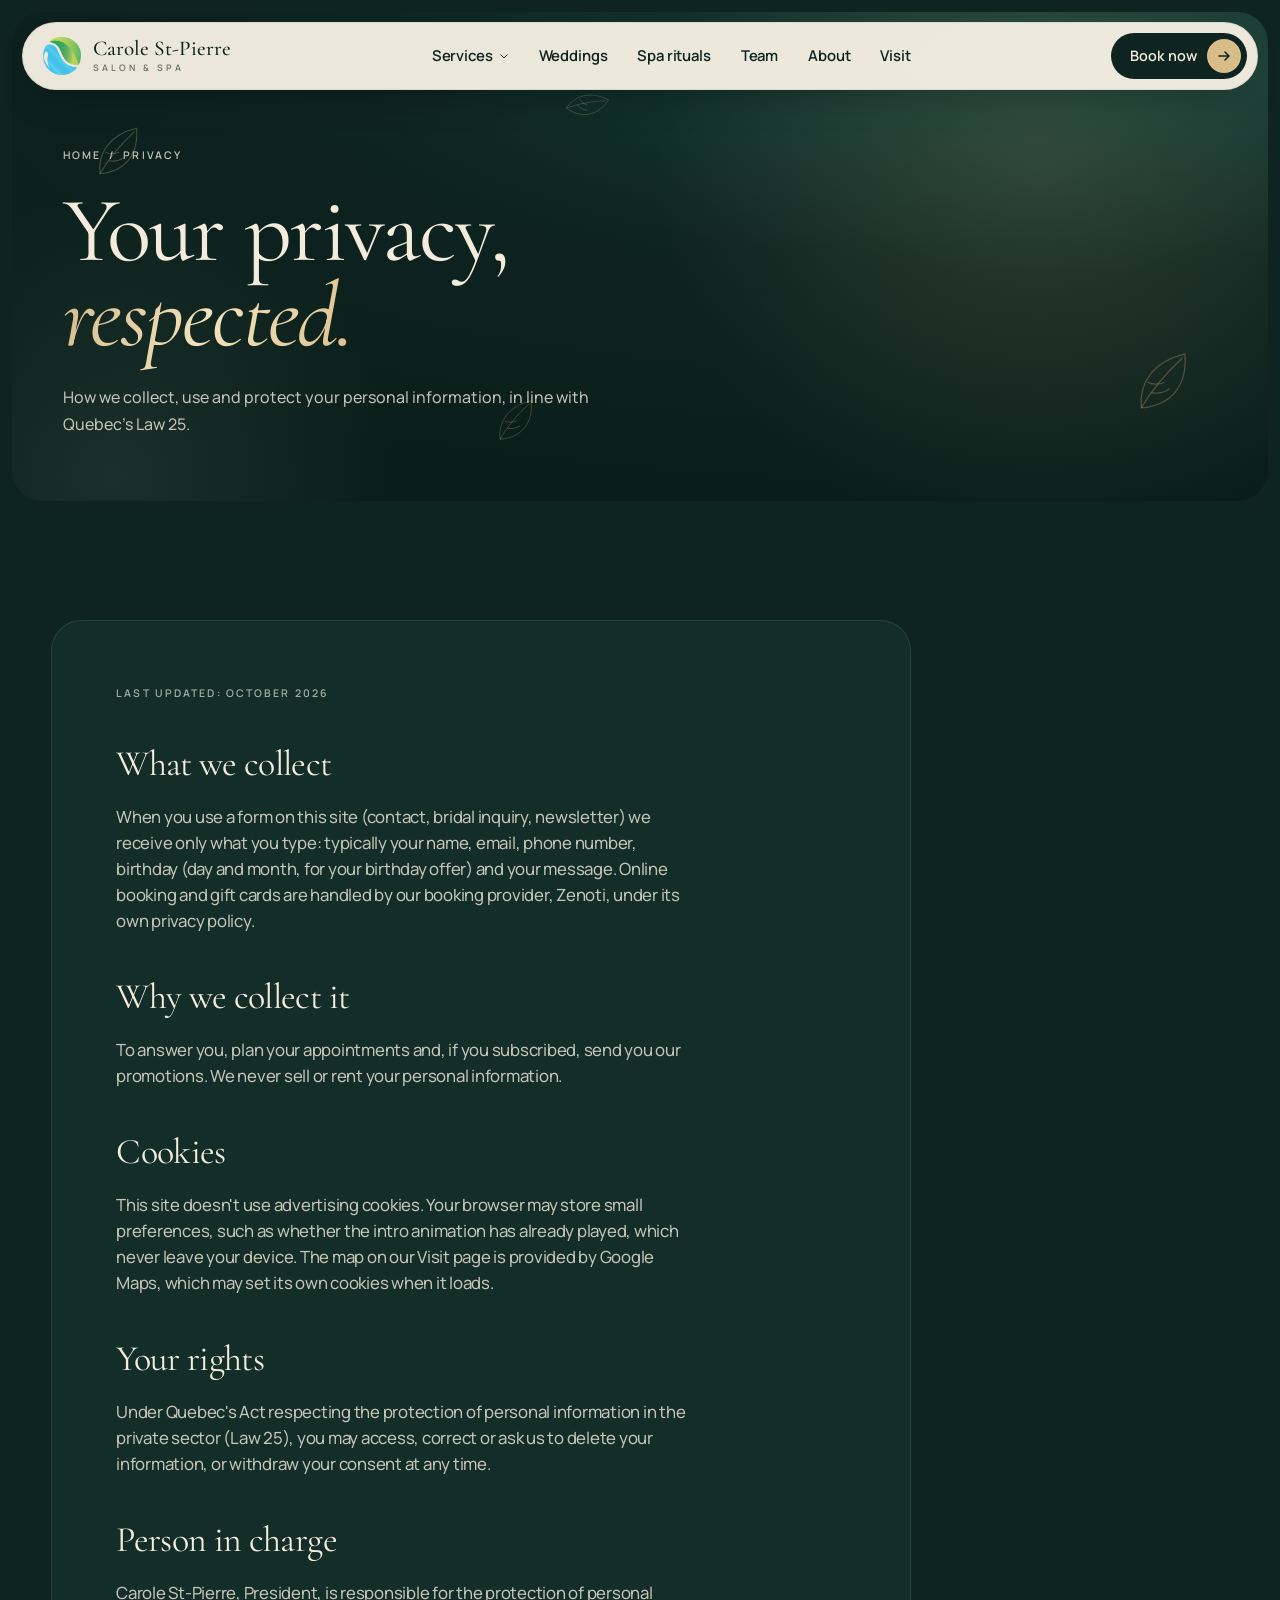
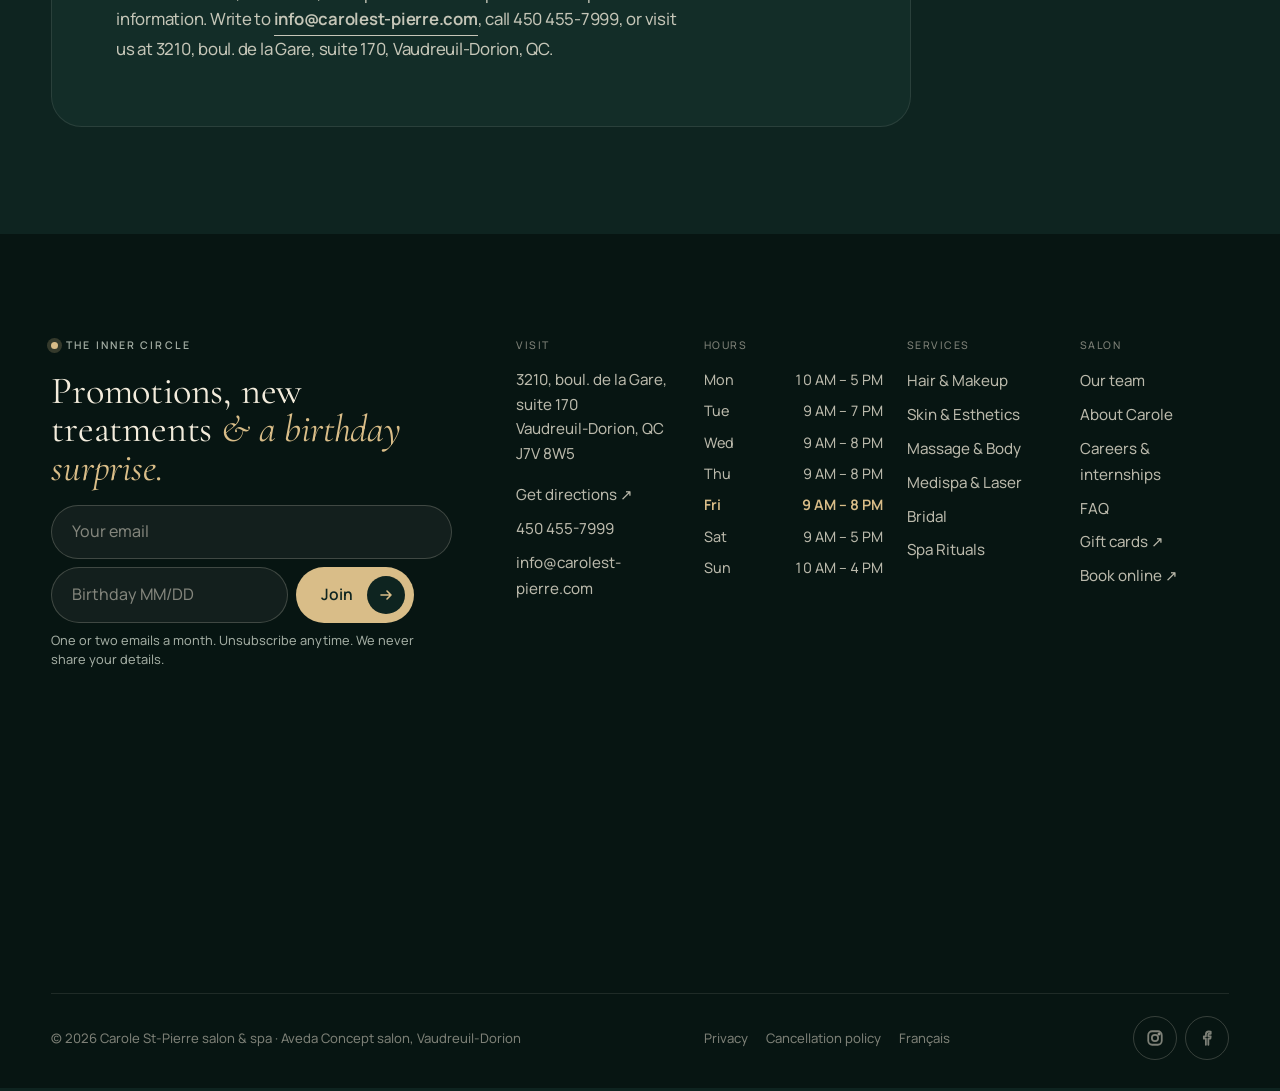
<file: privacy.html>
<!doctype html>
<html lang="en" class="no-js">
<head>
<meta charset="utf-8">
<meta name="viewport" content="width=device-width, initial-scale=1, viewport-fit=cover">
<title>Privacy Policy | Carole St-Pierre salon &amp; spa</title>
<meta name="description" content="How Carole St-Pierre salon &amp; spa collects, uses and protects your personal information, in line with Quebec&#x27;s Law 25.">
<link rel="canonical" href="https://www.carolest-pierre.com/privacy.html">
<meta name="theme-color" content="#0e2420">
<meta property="og:type" content="website">
<meta property="og:title" content="Privacy Policy | Carole St-Pierre salon &amp; spa">
<meta property="og:description" content="How Carole St-Pierre salon &amp; spa collects, uses and protects your personal information, in line with Quebec&#x27;s Law 25.">
<meta property="og:image" content="https://www.carolest-pierre.com/assets/img/ritual-scalp.webp">
<meta property="og:locale" content="en_CA">
<meta name="twitter:card" content="summary_large_image">
<link rel="icon" href="favicon.png" type="image/png">
<link rel="apple-touch-icon" href="apple-touch-icon.png">
<link rel="preload" href="assets/fonts/manrope-normal-latin.woff2" as="font" type="font/woff2" crossorigin>
<link rel="preload" href="assets/fonts/cormorant-garamond-normal-latin.woff2" as="font" type="font/woff2" crossorigin>
<link rel="preload" href="assets/fonts/cormorant-garamond-italic-latin.woff2" as="font" type="font/woff2" crossorigin>
<link rel="stylesheet" href="assets/css/fonts.css?v=28b0ab2d">
<link rel="stylesheet" href="assets/css/main.css?v=dfe1f55d">
<script>document.documentElement.classList.replace("no-js","js");if("scrollRestoration"in history)history.scrollRestoration="manual";try{if(sessionStorage.getItem("csp-pt")==="1"&&!matchMedia("(prefers-reduced-motion: reduce)").matches)document.documentElement.classList.add("pt-enter")}catch(e){}</script>
<script type="application/ld+json">{"@context": "https://schema.org", "@type": ["BeautySalon", "DaySpa", "HairSalon"], "name": "Carole St-Pierre salon & spa", "url": "https://www.carolest-pierre.com", "telephone": "+1-450-455-7999", "email": "info@carolest-pierre.com", "image": "https://www.carolest-pierre.com/assets/img/ritual-scalp.webp", "logo": "https://www.carolest-pierre.com/assets/img/logo-mark.png", "priceRange": "$$", "address": {"@type": "PostalAddress", "streetAddress": "3210 boul. de la Gare, suite 170", "addressLocality": "Vaudreuil-Dorion", "addressRegion": "QC", "postalCode": "J7V 8W5", "addressCountry": "CA"}, "openingHoursSpecification": [{"@type": "OpeningHoursSpecification", "dayOfWeek": "Monday", "opens": "10:00", "closes": "17:00"}, {"@type": "OpeningHoursSpecification", "dayOfWeek": "Tuesday", "opens": "09:00", "closes": "19:00"}, {"@type": "OpeningHoursSpecification", "dayOfWeek": "Wednesday", "opens": "09:00", "closes": "20:00"}, {"@type": "OpeningHoursSpecification", "dayOfWeek": "Thursday", "opens": "09:00", "closes": "20:00"}, {"@type": "OpeningHoursSpecification", "dayOfWeek": "Friday", "opens": "09:00", "closes": "20:00"}, {"@type": "OpeningHoursSpecification", "dayOfWeek": "Saturday", "opens": "09:00", "closes": "17:00"}, {"@type": "OpeningHoursSpecification", "dayOfWeek": "Sunday", "opens": "10:00", "closes": "16:00"}], "sameAs": ["https://www.instagram.com/carolestpierre.salonspa/", "https://www.facebook.com/profile.php?id=61553709430803"], "founder": {"@type": "Person", "name": "Carole St-Pierre"}}</script>
<script type="speculationrules">{"prefetch":[{"where":{"and":[{"selector_matches":"a[href$='.html'], a[href*='.html#']"},{"not":{"selector_matches":"[target=_blank]"}}]},"eagerness":"moderate"}]}</script>
<script src="assets/vendor/gsap.min.js" defer></script>
<script src="assets/vendor/ScrollTrigger.min.js" defer></script>
<script src="assets/js/config.js?v=45bf815a" defer></script>
<script src="assets/js/main.js?v=cb406834" defer></script>
</head>
<body>
<a class="skip-link" href="#main">Skip to content</a>
<div class="pt" aria-hidden="true"><div class="pt-in"><img src="assets/img/logo-mark.png" alt="" width="52" height="52"><p class="pt-name">Carole St-Pierre</p><p class="pt-to"><span data-pt-to>Privacy</span></p><span class="pt-line"><b></b></span></div></div>

<header class="site-header" data-tone="dark">
  <nav class="nav-bar" aria-label="Main">
    <a class="brand" href="index.html" aria-label="Carole St-Pierre salon &amp; spa, home">
      <img src="assets/img/logo-mark.png" width="38" height="38" alt="">
      <span class="brand-text"><span class="brand-name">Carole St-Pierre</span><span class="brand-sub">salon &amp; spa</span></span>
    </a>
    <ul class="nav-links" role="list">
      <li class="has-drop"><button type="button" aria-expanded="false" aria-haspopup="true">Services <svg class="" viewBox="0 0 16 16" fill="none" stroke="currentColor" stroke-width="1.6" stroke-linecap="round" stroke-linejoin="round" aria-hidden="true"><path d="m3 6 5 5 5-5"/></svg></button>
        <ul class="drop" role="list"><li><a href="hair.html"><img src="assets/img/aveda-bob.webp" width="500" height="633" alt="" loading="lazy" decoding="async"><div><strong>Hair &amp; Makeup</strong><span>Aveda cuts, colour, treatments</span></div></a></li><li><a href="skin.html"><img src="assets/img/facial-white.webp" srcset="assets/img/facial-white-800.webp 800w, assets/img/facial-white.webp 1200w" sizes="64px" width="1200" height="1600" alt="" loading="lazy" decoding="async"><div><strong>Skin &amp; Esthetics</strong><span>Facials, nails, lashes, waxing</span></div></a></li><li><a href="massage.html"><img src="assets/img/massage-hands.webp" srcset="assets/img/massage-hands-800.webp 800w, assets/img/massage-hands.webp 1024w" sizes="64px" width="1024" height="512" alt="" loading="lazy" decoding="async"><div><strong>Massage &amp; Body</strong><span>15+ techniques, wraps, balneo</span></div></a></li><li><a href="medispa.html"><img src="assets/img/laser.webp" srcset="assets/img/laser-800.webp 800w, assets/img/laser.webp 1600w" sizes="64px" width="1600" height="1067" alt="" loading="lazy" decoding="async"><div><strong>Medispa &amp; Laser</strong><span>Laser, mesotherapy, peels</span></div></a></li><li><a href="weddings.html"><img src="assets/img/bridal-updo.webp" width="600" height="890" alt="" loading="lazy" decoding="async"><div><strong>Bridal</strong><span>Trials, parties, on-location</span></div></a></li><li><a href="rituals.html"><img src="assets/img/hot-stones.webp" srcset="assets/img/hot-stones-800.webp 800w, assets/img/hot-stones.webp 1600w" sizes="64px" width="1600" height="1067" alt="" loading="lazy" decoding="async"><div><strong>Spa Rituals</strong><span>Half-day &amp; full-day packages</span></div></a></li>
          <li class="drop-foot"><span class="muted">100+ treatments, open 7 days</span><a href="https://carolestpierre.zenoti.com/webstoreNew/services" target="_blank" rel="noopener">Book online →</a></li>
        </ul>
      </li>
      <li><a href="weddings.html">Weddings</a></li><li><a href="rituals.html">Spa rituals</a></li><li><a href="team.html">Team</a></li><li><a href="about.html">About</a></li><li><a href="visit.html">Visit</a></li>
    </ul>
    <div class="nav-actions">
      <a class="nav-phone" href="tel:+14504557999">450 455-7999</a>
      <span class="nav-book"><a class="btn btn--lime btn--sm" href="https://carolestpierre.zenoti.com/webstoreNew/services" target="_blank" rel="noopener">Book now <span class="ic"><svg class="" viewBox="0 0 16 16" fill="none" stroke="currentColor" stroke-width="1.6" stroke-linecap="round" stroke-linejoin="round" aria-hidden="true"><path d="M3 8h10M9 4l4 4-4 4"/></svg></span></a><a class="nav-book-sm" href="https://carolestpierre.zenoti.com/webstoreNew/services" target="_blank" rel="noopener">Book</a></span>
      <button class="menu-toggle" type="button" aria-expanded="false" aria-controls="menu">Menu <span class="bars"><i></i><i></i></span></button>
    </div>
  </nav>
</header>
<div class="menu" id="menu" aria-hidden="true" role="dialog" aria-modal="true" aria-label="Site menu">
  <div class="menu-top">
    <a class="brand" href="index.html"><img src="assets/img/logo-mark.png" width="38" height="38" alt=""><span class="brand-text"><span class="brand-name">Carole St-Pierre</span><span class="brand-sub">salon &amp; spa</span></span></a>
    <button class="menu-close" type="button" aria-label="Close menu"><svg class="" viewBox="0 0 16 16" fill="none" stroke="currentColor" stroke-width="1.6" stroke-linecap="round" stroke-linejoin="round" aria-hidden="true"><path d="m4 4 8 8M12 4l-8 8"/></svg></button>
  </div>
  <div class="menu-body">
    <nav class="menu-list" aria-label="Menu">
      <div class="menu-item menu-acc">
        <button type="button" class="menu-link" aria-expanded="false" aria-controls="menu-services"><span>Services</span><span class="menu-plus" aria-hidden="true"></span></button>
        <div class="menu-acc-panel" id="menu-services"><ul role="list"><li><a href="hair.html"><span>Hair &amp; Makeup</span><small>Aveda cuts, colour, treatments</small></a></li><li><a href="skin.html"><span>Skin &amp; Esthetics</span><small>Facials, nails, lashes, waxing</small></a></li><li><a href="massage.html"><span>Massage &amp; Body</span><small>15+ techniques, wraps, balneo</small></a></li><li><a href="medispa.html"><span>Medispa &amp; Laser</span><small>Laser, mesotherapy, peels</small></a></li></ul></div>
      </div>
      <div class="menu-item"><a class="menu-link" href="weddings.html"><span>Weddings</span><svg class="" viewBox="0 0 16 16" fill="none" stroke="currentColor" stroke-width="1.6" stroke-linecap="round" stroke-linejoin="round" aria-hidden="true"><path d="M3 8h10M9 4l4 4-4 4"/></svg></a></div><div class="menu-item"><a class="menu-link" href="rituals.html"><span>Spa rituals</span><svg class="" viewBox="0 0 16 16" fill="none" stroke="currentColor" stroke-width="1.6" stroke-linecap="round" stroke-linejoin="round" aria-hidden="true"><path d="M3 8h10M9 4l4 4-4 4"/></svg></a></div><div class="menu-item"><a class="menu-link" href="team.html"><span>The team</span><svg class="" viewBox="0 0 16 16" fill="none" stroke="currentColor" stroke-width="1.6" stroke-linecap="round" stroke-linejoin="round" aria-hidden="true"><path d="M3 8h10M9 4l4 4-4 4"/></svg></a></div><div class="menu-item"><a class="menu-link" href="about.html"><span>About Carole</span><svg class="" viewBox="0 0 16 16" fill="none" stroke="currentColor" stroke-width="1.6" stroke-linecap="round" stroke-linejoin="round" aria-hidden="true"><path d="M3 8h10M9 4l4 4-4 4"/></svg></a></div><div class="menu-item"><a class="menu-link" href="visit.html"><span>Visit &amp; FAQ</span><svg class="" viewBox="0 0 16 16" fill="none" stroke="currentColor" stroke-width="1.6" stroke-linecap="round" stroke-linejoin="round" aria-hidden="true"><path d="M3 8h10M9 4l4 4-4 4"/></svg></a></div>
    </nav>
    <div class="menu-foot">
      <a class="btn btn--lime" href="https://carolestpierre.zenoti.com/webstoreNew/services" target="_blank" rel="noopener">Book an appointment <span class="ic"><svg class="" viewBox="0 0 16 16" fill="none" stroke="currentColor" stroke-width="1.6" stroke-linecap="round" stroke-linejoin="round" aria-hidden="true"><path d="M3 8h10M9 4l4 4-4 4"/></svg></span></a>
      <div class="menu-meta"><a href="tel:+14504557999"><svg class="" viewBox="0 0 16 16" fill="none" stroke="currentColor" stroke-width="1.6" stroke-linecap="round" stroke-linejoin="round" aria-hidden="true"><path d="M5.5 2.5 3 3c-.5 4.5 4.5 10.5 10 10l.5-2.5-3-1.5-1.5 1.5C7 9.5 6.5 9 5.5 7l1.5-1.5z"/></svg> 450 455-7999</a><span class="status" data-open-status="short"></span></div>
    </div>
  </div>
</div>
<main id="main">
<section class="frame hx hx--page hx--slim grain">
  <div class="hx-bg" aria-hidden="true"><span class="hx-glow hx-glow--a"></span><span class="hx-glow hx-glow--b"></span><svg class="leaf leaf--1" viewBox="0 0 50 50" fill="none" stroke="currentColor" stroke-width="1" aria-hidden="true"><path d="M12 46C10 28 20 10 46 4c2 24-10 40-34 42Z"/><path d="M12 46C20 32 30 20 44 7"/><path d="M20 34c5 1 10 0 14-3M17 26c3 2 9 2 13 0"/></svg><svg class="leaf leaf--2" viewBox="0 0 50 50" fill="none" stroke="currentColor" stroke-width="1" aria-hidden="true"><path d="M12 46C10 28 20 10 46 4c2 24-10 40-34 42Z"/><path d="M12 46C20 32 30 20 44 7"/><path d="M20 34c5 1 10 0 14-3M17 26c3 2 9 2 13 0"/></svg><svg class="leaf leaf--3" viewBox="0 0 50 50" fill="none" stroke="currentColor" stroke-width="1" aria-hidden="true"><path d="M12 46C10 28 20 10 46 4c2 24-10 40-34 42Z"/><path d="M12 46C20 32 30 20 44 7"/><path d="M20 34c5 1 10 0 14-3M17 26c3 2 9 2 13 0"/></svg><svg class="leaf leaf--4" viewBox="0 0 50 50" fill="none" stroke="currentColor" stroke-width="1" aria-hidden="true"><path d="M12 46C10 28 20 10 46 4c2 24-10 40-34 42Z"/><path d="M12 46C20 32 30 20 44 7"/><path d="M20 34c5 1 10 0 14-3M17 26c3 2 9 2 13 0"/></svg></div>
  <div class="hx-inner">
    <div class="hx-copy">
      <div class="crumbs"><a href="index.html">Home</a><span>/</span><span>Privacy</span></div>
      <h1 class="hx-title" data-split><span class="ln">Your privacy,</span><span class="ln"><em>respected.</em></span></h1>
      <p class="hx-lead">How we collect, use and protect your personal information, in line with Quebec's Law 25.</p>
    </div>
  </div>
</section>
<section class="section">
  <div class="container">
    <div class="letter prose" style="max-width:860px;font-size:1.05rem">
      <p class="mono muted">Last updated: October 2026</p>
      <h2 class="h3">What we collect</h2>
      <p>When you use a form on this site (contact, bridal inquiry, newsletter) we receive only what you type: typically your name, email, phone number, birthday (day and month, for your birthday offer) and your message. Online booking and gift cards are handled by our booking provider, Zenoti, under its own privacy policy.</p>
      <h2 class="h3">Why we collect it</h2>
      <p>To answer you, plan your appointments and, if you subscribed, send you our promotions. We never sell or rent your personal information.</p>
      <h2 class="h3">Cookies</h2>
      <p>This site doesn't use advertising cookies. Your browser may store small preferences, such as whether the intro animation has already played, which never leave your device. The map on our Visit page is provided by Google Maps, which may set its own cookies when it loads.</p>
      <h2 class="h3">Your rights</h2>
      <p>Under Quebec's Act respecting the protection of personal information in the private sector (Law 25), you may access, correct or ask us to delete your information, or withdraw your consent at any time.</p>
      <h2 class="h3">Person in charge</h2>
      <p>Carole St-Pierre, President, is responsible for the protection of personal information. Write to <a class="link-arrow" href="mailto:info@carolest-pierre.com">info@carolest-pierre.com</a>, call 450 455-7999, or visit us at 3210, boul. de la Gare, suite 170, Vaudreuil-Dorion, QC.</p>
    </div>
  </div>
</section>
</main>
<footer class="site-footer">
  <div class="footer-inner">
    <div class="footer-top">
      <div class="footer-news">
        <span class="eyebrow"><span class="dot"></span> The inner circle</span>
        <h2>Promotions, new treatments <em>&amp; a birthday surprise.</em></h2>
        <form class="news-form" data-form data-subject="Newsletter sign-up" novalidate>
          <div class="row">
            <label class="visually-hidden" for="nl-email">Email</label>
            <input id="nl-email" name="email" type="email" required placeholder="Your email" autocomplete="email">
            <label class="visually-hidden" for="nl-bday">Birthday (MM/DD)</label>
            <input id="nl-bday" class="bday" name="birthday" type="text" inputmode="numeric" autocomplete="off" maxlength="5" placeholder="Birthday MM/DD" pattern="(0[1-9]|1[0-2])/(0[1-9]|[12][0-9]|3[01])" title="Your birthday as MM/DD, for example 07/14">
            <button class="btn btn--lime" type="submit">Join <span class="ic"><svg class="" viewBox="0 0 16 16" fill="none" stroke="currentColor" stroke-width="1.6" stroke-linecap="round" stroke-linejoin="round" aria-hidden="true"><path d="M3 8h10M9 4l4 4-4 4"/></svg></span></button>
          </div>
          <p class="consent">One or two emails a month. Unsubscribe anytime. We never share your details.</p>
          <p class="form-status" role="status"></p>
        </form>
      </div>
      <div class="footer-cols">
        <div><h3>Visit</h3><p>3210, boul. de la Gare, suite 170<br>Vaudreuil-Dorion, QC J7V 8W5</p><ul class="mt-s"><li><a href="https://www.google.com/maps/search/?api=1&query=Carole+St-Pierre+salon+%26+spa+3210+boulevard+de+la+Gare+Vaudreuil-Dorion" target="_blank" rel="noopener">Get directions ↗</a></li><li><a href="tel:+14504557999">450 455-7999</a></li><li><a href="mailto:info@carolest-pierre.com">info@carolest-pierre.com</a></li></ul></div>
        <div><h3>Hours</h3><ul class="hours-mini" data-hours><li data-day="1"><span>Mon</span><span>10 AM – 5 PM</span></li><li data-day="2"><span>Tue</span><span>9 AM – 7 PM</span></li><li data-day="3"><span>Wed</span><span>9 AM – 8 PM</span></li><li data-day="4"><span>Thu</span><span>9 AM – 8 PM</span></li><li data-day="5"><span>Fri</span><span>9 AM – 8 PM</span></li><li data-day="6"><span>Sat</span><span>9 AM – 5 PM</span></li><li data-day="0"><span>Sun</span><span>10 AM – 4 PM</span></li></ul></div>
        <div><h3>Services</h3><ul><li><a href="hair.html">Hair &amp; Makeup</a></li><li><a href="skin.html">Skin &amp; Esthetics</a></li><li><a href="massage.html">Massage &amp; Body</a></li><li><a href="medispa.html">Medispa &amp; Laser</a></li><li><a href="weddings.html">Bridal</a></li><li><a href="rituals.html">Spa Rituals</a></li></ul></div>
        <div><h3>Salon</h3><ul><li><a href="team.html">Our team</a></li><li><a href="about.html">About Carole</a></li><li><a href="about.html#careers">Careers &amp; internships</a></li><li><a href="visit.html#faq">FAQ</a></li><li><a href="https://carolestpierre.zenoti.com/webstoreNew/giftcards/9e1aaf54-17e8-4258-9fae-9b75d45ae056" target="_blank" rel="noopener">Gift cards ↗</a></li><li><a href="https://carolestpierre.zenoti.com/webstoreNew/services" target="_blank" rel="noopener">Book online ↗</a></li></ul></div>
      </div>
    </div>
    <p class="footer-word" aria-hidden="true" data-footer-word><span class="fw"><span style="--i:0">N</span><span style="--i:1">a</span><span style="--i:2">t</span><span style="--i:3">u</span><span style="--i:4">r</span><span style="--i:5">a</span><span style="--i:6">l</span><span style="--i:7">l</span><span style="--i:8">y</span></span> <em class="fw"><span style="--i:10">y</span><span style="--i:11">o</span><span style="--i:12">u</span><span style="--i:13">r</span><span style="--i:14">s</span><span style="--i:15">.</span></em></p>
    <div class="footer-bottom">
      <span>© <span data-year>2026</span> Carole St-Pierre salon &amp; spa · Aveda Concept salon, Vaudreuil-Dorion</span>
      <nav aria-label="Legal"><a href="privacy.html">Privacy</a><a href="visit.html#policies">Cancellation policy</a><a href="https://www.carolest-pierre.com/" hreflang="fr">Français</a></nav>
      <div class="socials"><a href="https://www.instagram.com/carolestpierre.salonspa/" target="_blank" rel="noopener" aria-label="Instagram"><svg class="" viewBox="0 0 16 16" fill="none" stroke="currentColor" stroke-width="1.6" stroke-linecap="round" stroke-linejoin="round" aria-hidden="true"><rect x="2" y="2" width="12" height="12" rx="3.5"/><circle cx="8" cy="8" r="2.8"/><circle cx="11.6" cy="4.4" r=".6" fill="currentColor"/></svg></a><a href="https://www.facebook.com/profile.php?id=61553709430803" target="_blank" rel="noopener" aria-label="Facebook"><svg class="" viewBox="0 0 16 16" fill="none" stroke="currentColor" stroke-width="1.6" stroke-linecap="round" stroke-linejoin="round" aria-hidden="true"><path d="M9.2 14V8.6h1.8l.3-2.1H9.2V5.2c0-.6.2-1 1-1h1.1V2.3c-.2 0-.9-.1-1.6-.1-1.6 0-2.7 1-2.7 2.8v1.5H5.2v2.1H7V14"/></svg></a></div>
    </div>
  </div>
</footer>
</body>
</html>
</file>
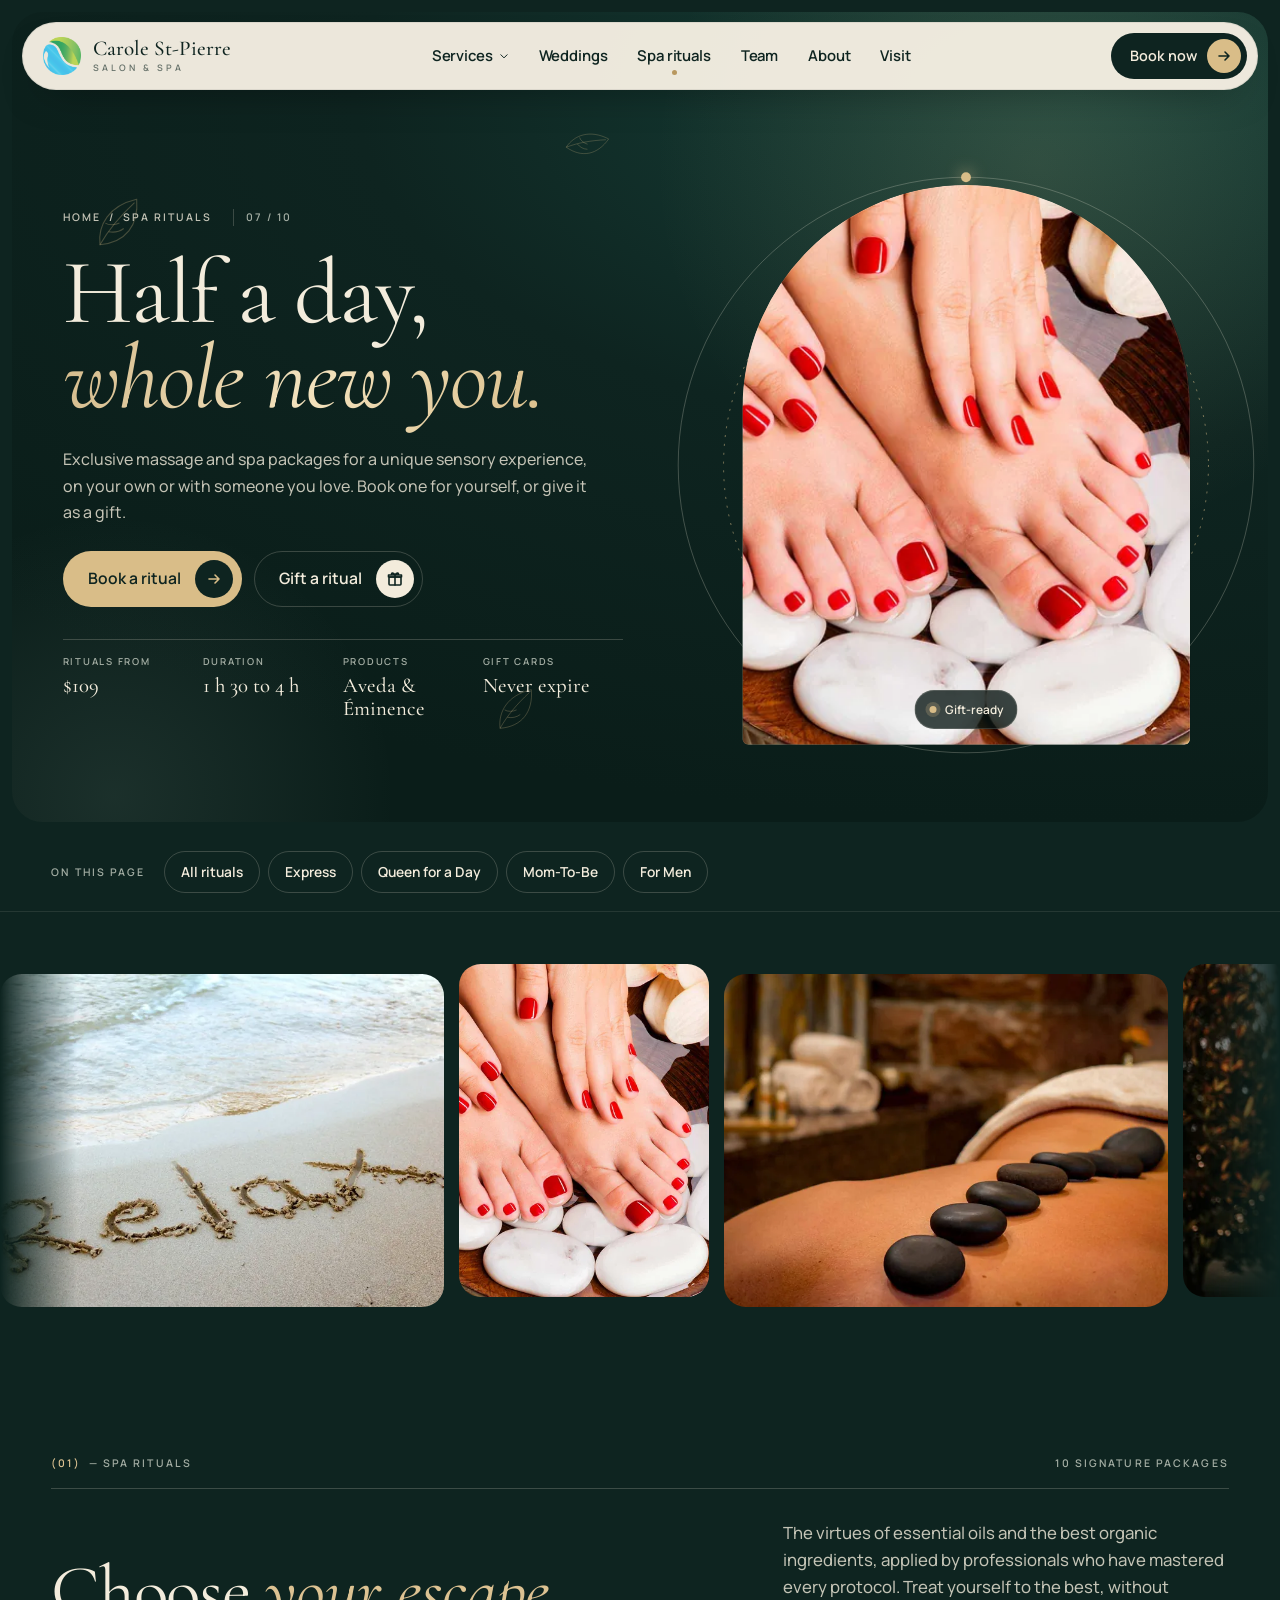
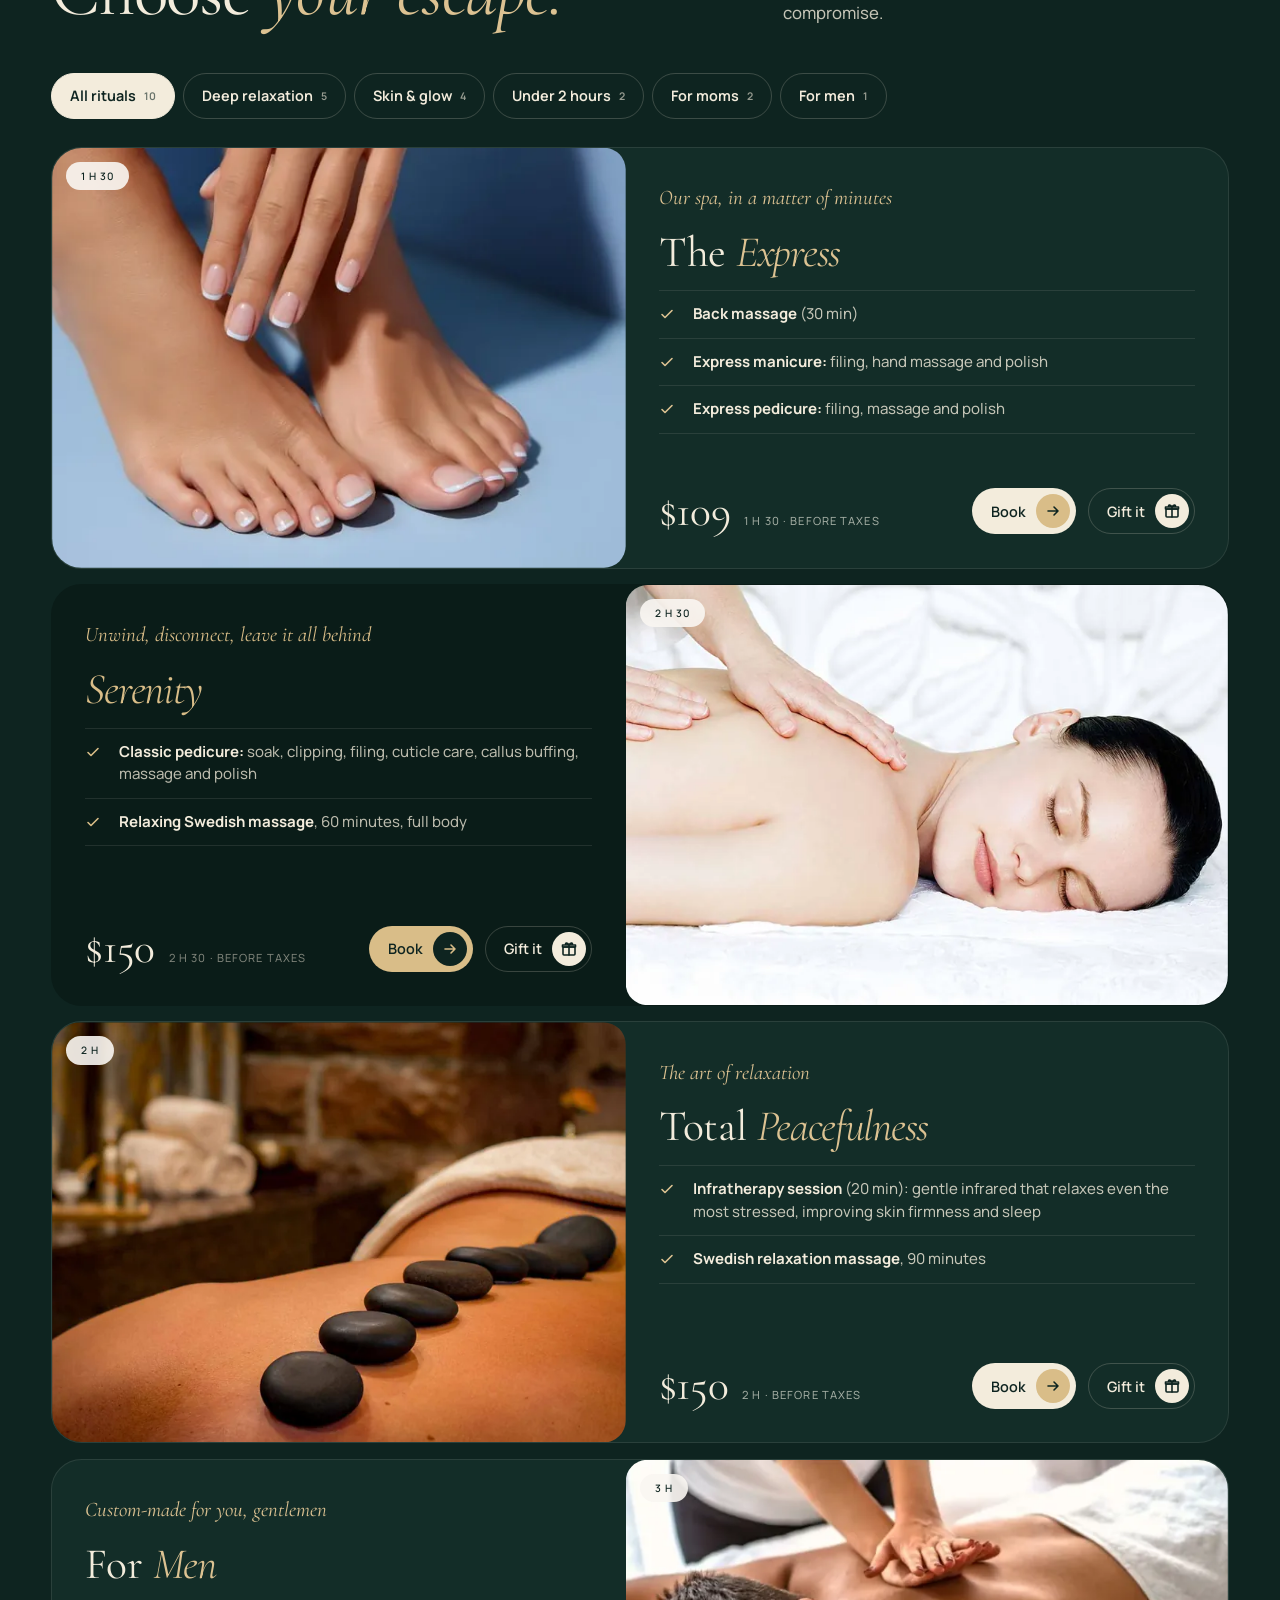
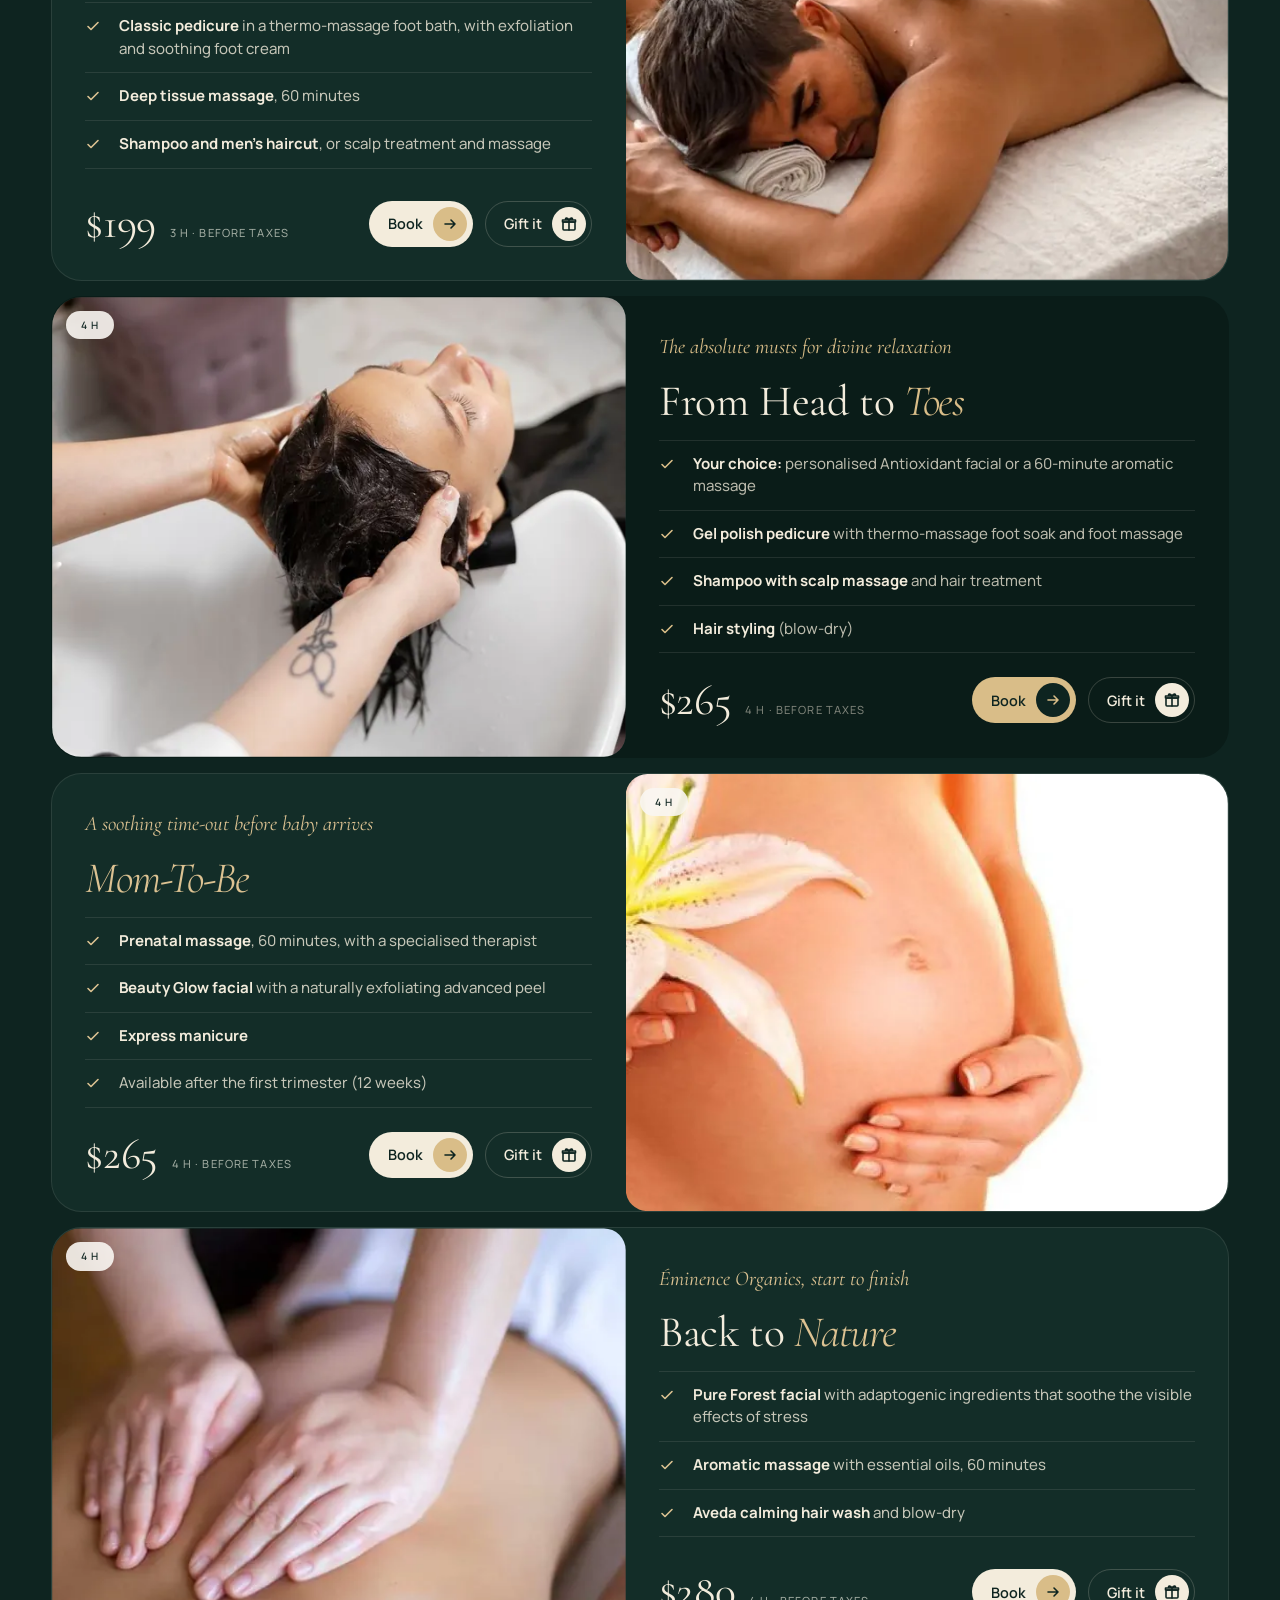
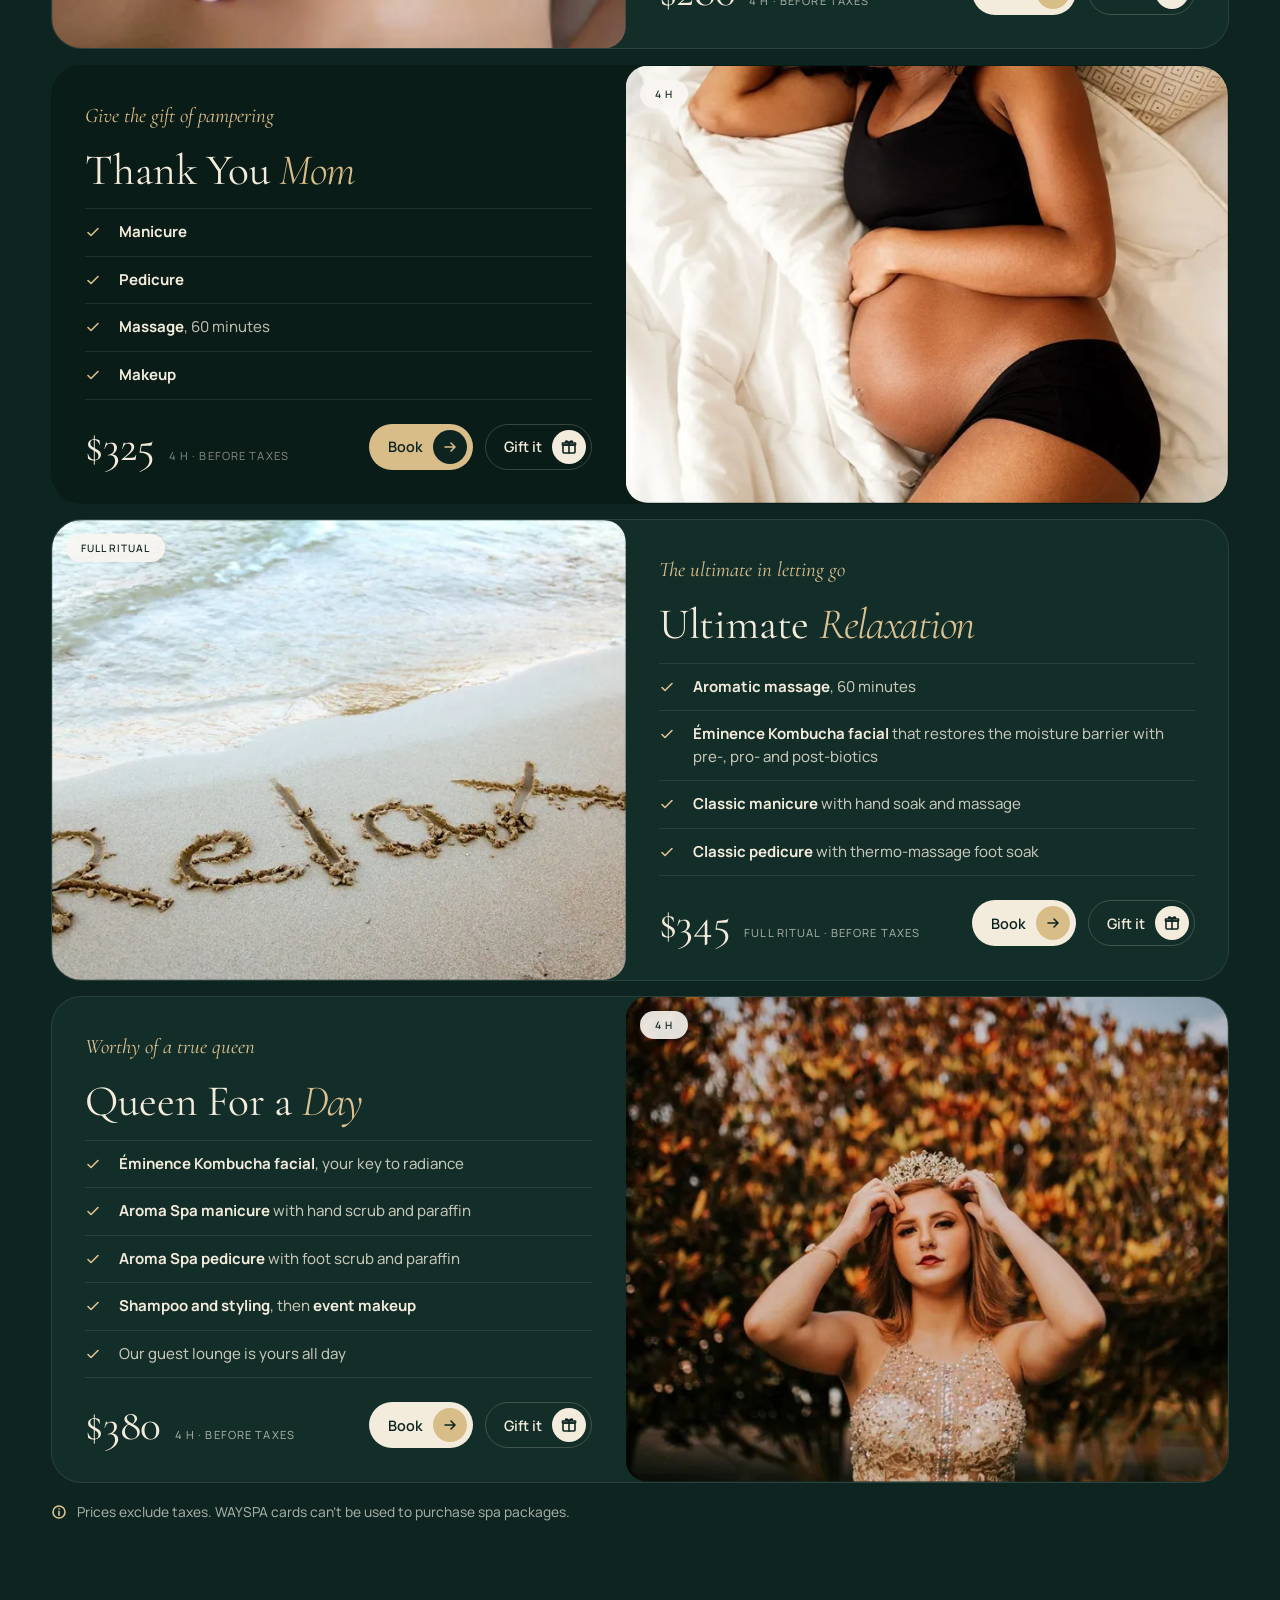
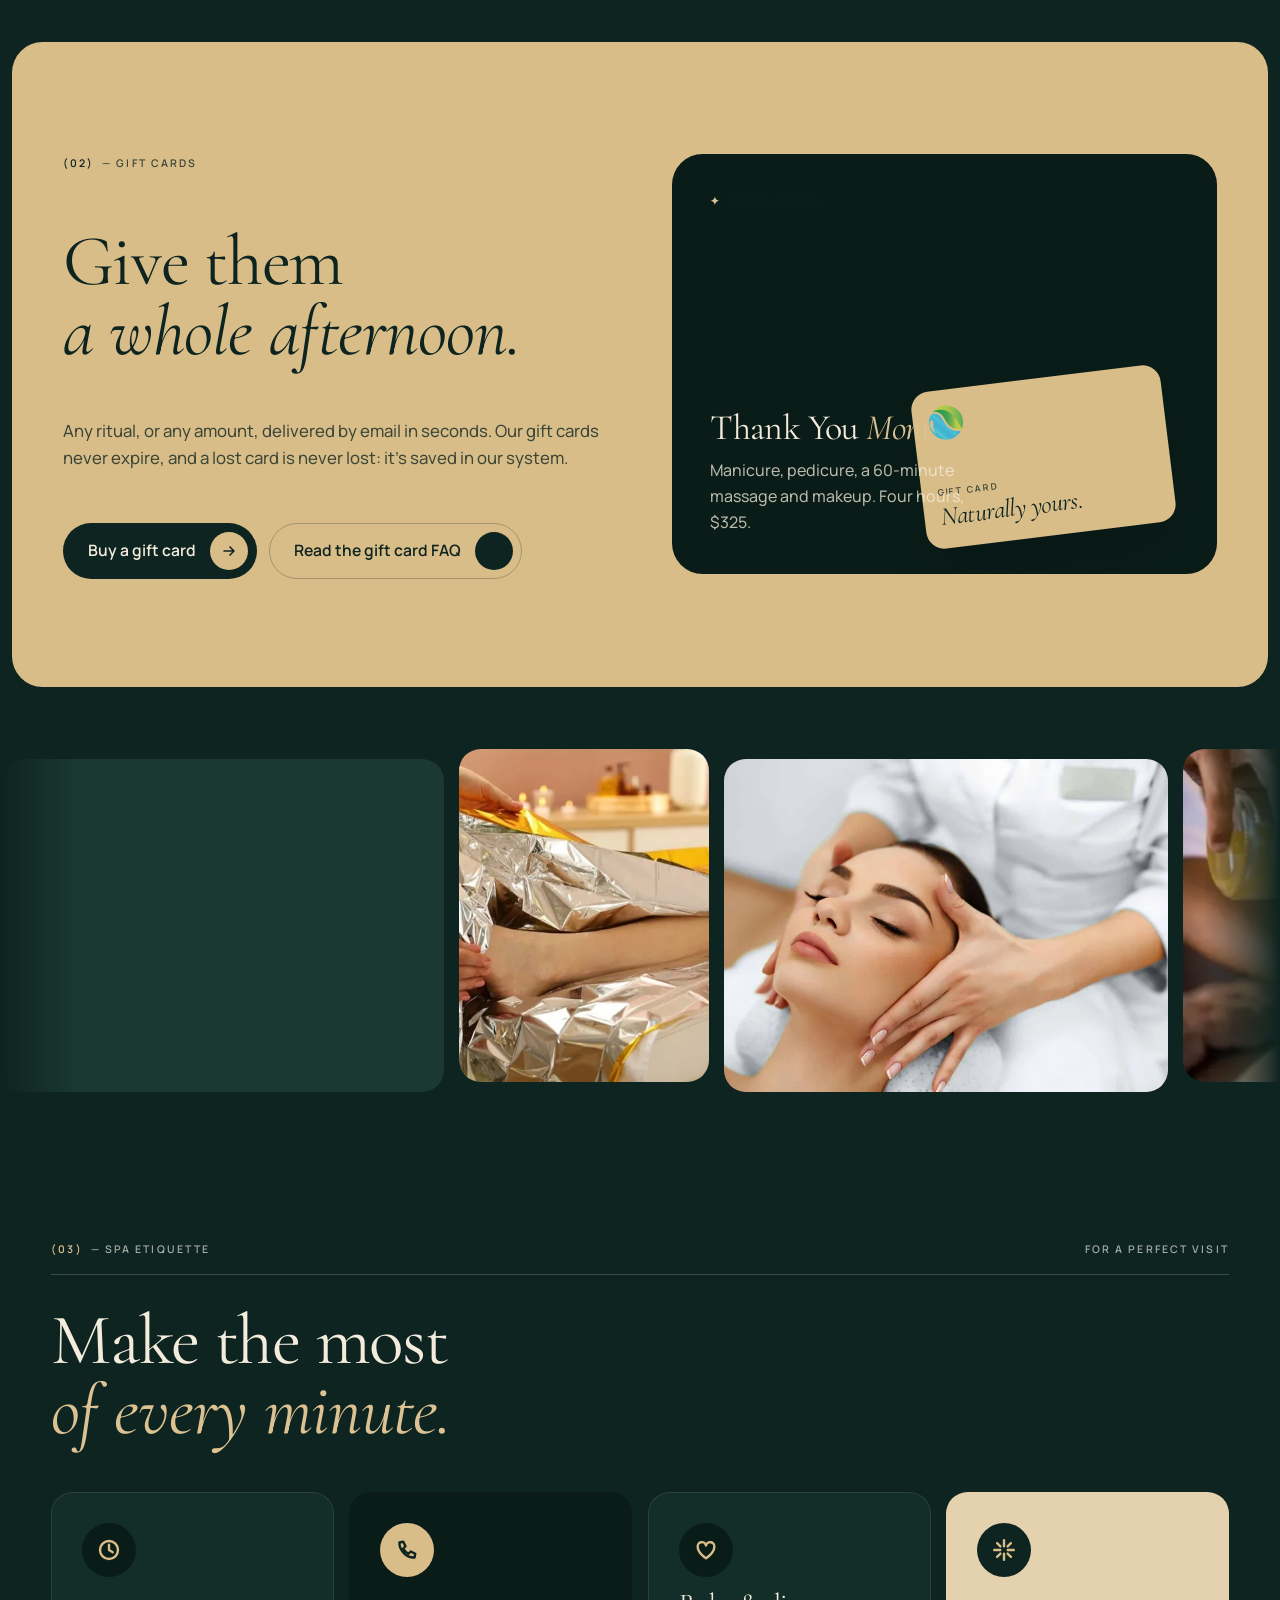
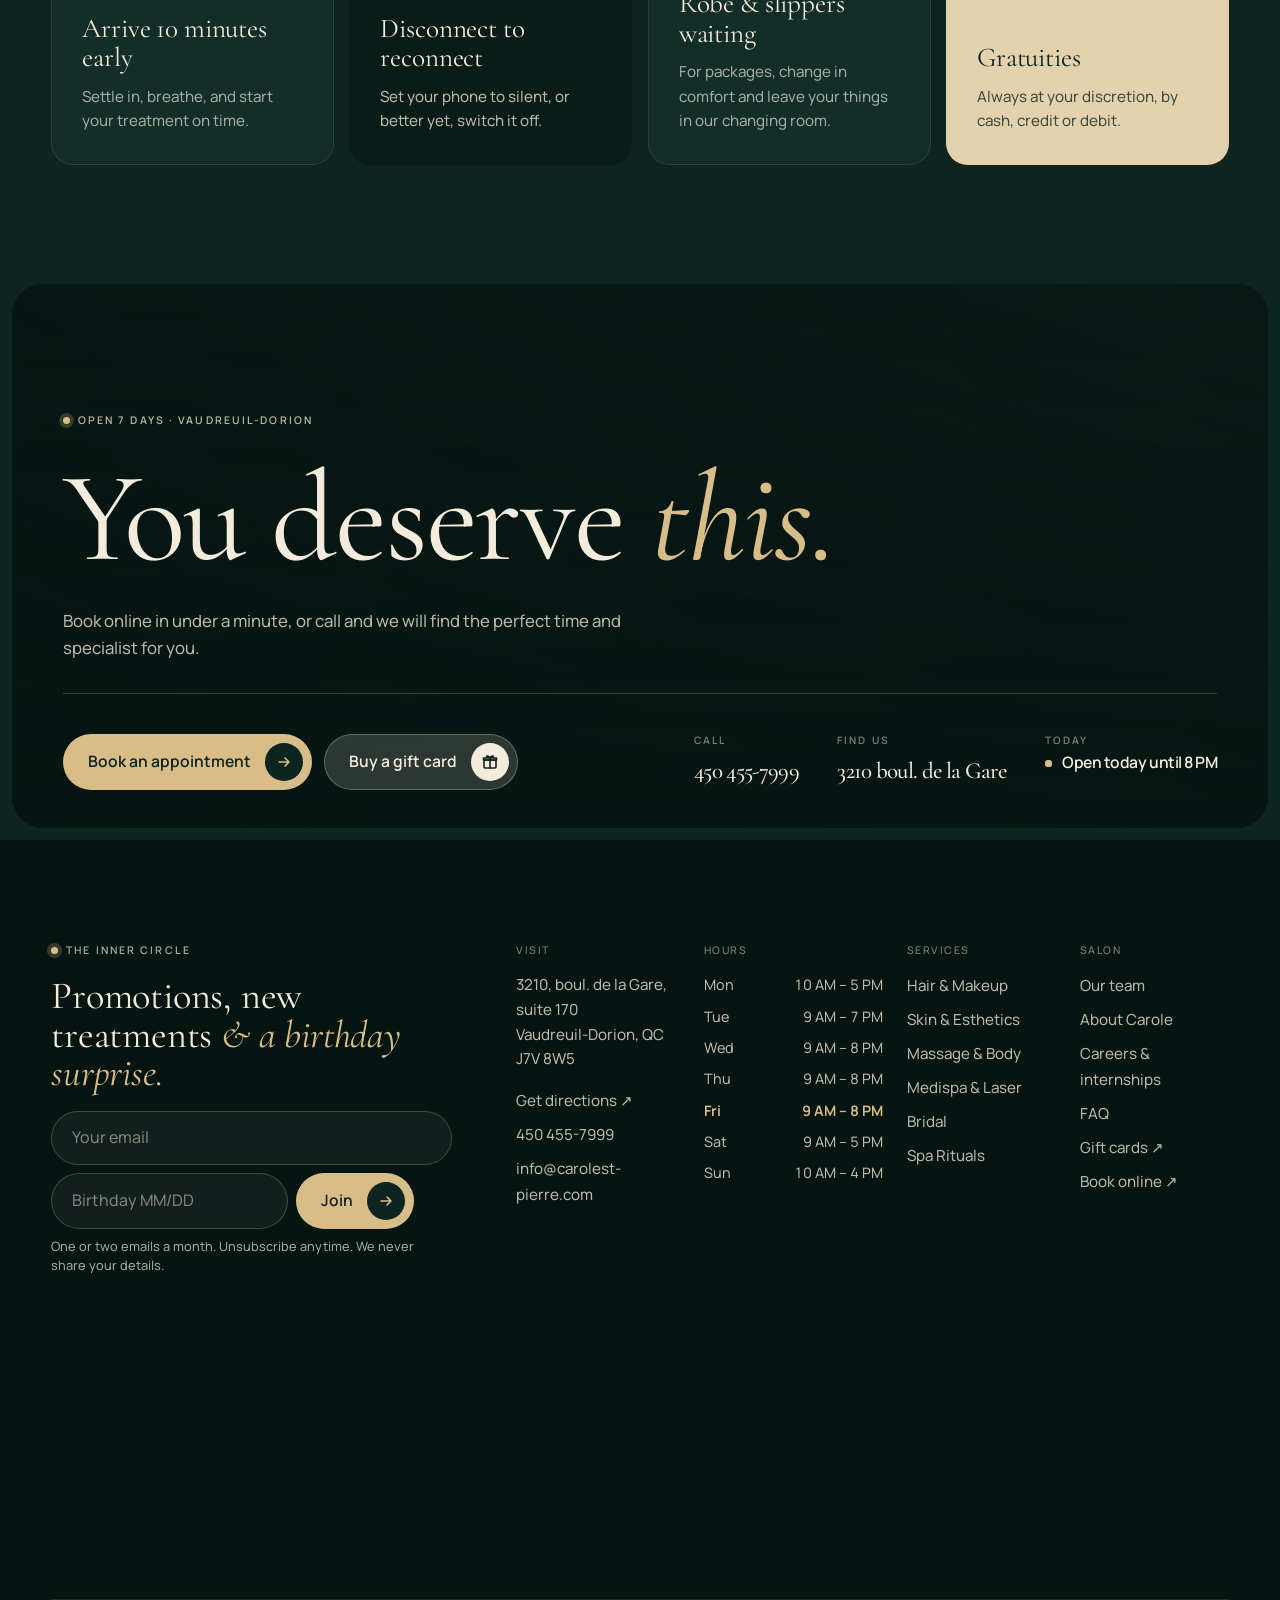
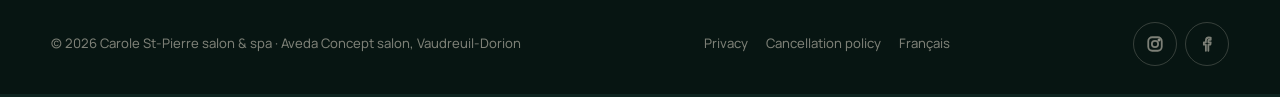
<file: rituals.html>
<!doctype html>
<html lang="en" class="no-js">
<head>
<meta charset="utf-8">
<meta name="viewport" content="width=device-width, initial-scale=1, viewport-fit=cover">
<title>Spa Packages &amp; Rituals in Vaudreuil-Dorion | Carole St-Pierre salon &amp; spa</title>
<meta name="description" content="Ten signature spa packages in Vaudreuil-Dorion, from the 90-minute Express to Queen for a Day: massage, Éminence facials, manicures and pedicures. Gift cards that never expire.">
<link rel="canonical" href="https://www.carolest-pierre.com/rituals.html">
<meta name="theme-color" content="#0e2420">
<meta property="og:type" content="website">
<meta property="og:title" content="Spa Packages &amp; Rituals in Vaudreuil-Dorion | Carole St-Pierre salon &amp; spa">
<meta property="og:description" content="Ten signature spa packages in Vaudreuil-Dorion, from the 90-minute Express to Queen for a Day: massage, Éminence facials, manicures and pedicures. Gift cards that never expire.">
<meta property="og:image" content="https://www.carolest-pierre.com/assets/img/ritual-scalp.webp">
<meta property="og:locale" content="en_CA">
<meta name="twitter:card" content="summary_large_image">
<link rel="icon" href="favicon.png" type="image/png">
<link rel="apple-touch-icon" href="apple-touch-icon.png">
<link rel="preload" href="assets/fonts/manrope-normal-latin.woff2" as="font" type="font/woff2" crossorigin>
<link rel="preload" href="assets/fonts/cormorant-garamond-normal-latin.woff2" as="font" type="font/woff2" crossorigin>
<link rel="preload" href="assets/fonts/cormorant-garamond-italic-latin.woff2" as="font" type="font/woff2" crossorigin>
<link rel="stylesheet" href="assets/css/fonts.css?v=28b0ab2d">
<link rel="stylesheet" href="assets/css/main.css?v=dfe1f55d">
<script>document.documentElement.classList.replace("no-js","js");if("scrollRestoration"in history)history.scrollRestoration="manual";try{if(sessionStorage.getItem("csp-pt")==="1"&&!matchMedia("(prefers-reduced-motion: reduce)").matches)document.documentElement.classList.add("pt-enter")}catch(e){}</script>
<script type="application/ld+json">{"@context": "https://schema.org", "@type": ["BeautySalon", "DaySpa", "HairSalon"], "name": "Carole St-Pierre salon & spa", "url": "https://www.carolest-pierre.com", "telephone": "+1-450-455-7999", "email": "info@carolest-pierre.com", "image": "https://www.carolest-pierre.com/assets/img/ritual-scalp.webp", "logo": "https://www.carolest-pierre.com/assets/img/logo-mark.png", "priceRange": "$$", "address": {"@type": "PostalAddress", "streetAddress": "3210 boul. de la Gare, suite 170", "addressLocality": "Vaudreuil-Dorion", "addressRegion": "QC", "postalCode": "J7V 8W5", "addressCountry": "CA"}, "openingHoursSpecification": [{"@type": "OpeningHoursSpecification", "dayOfWeek": "Monday", "opens": "10:00", "closes": "17:00"}, {"@type": "OpeningHoursSpecification", "dayOfWeek": "Tuesday", "opens": "09:00", "closes": "19:00"}, {"@type": "OpeningHoursSpecification", "dayOfWeek": "Wednesday", "opens": "09:00", "closes": "20:00"}, {"@type": "OpeningHoursSpecification", "dayOfWeek": "Thursday", "opens": "09:00", "closes": "20:00"}, {"@type": "OpeningHoursSpecification", "dayOfWeek": "Friday", "opens": "09:00", "closes": "20:00"}, {"@type": "OpeningHoursSpecification", "dayOfWeek": "Saturday", "opens": "09:00", "closes": "17:00"}, {"@type": "OpeningHoursSpecification", "dayOfWeek": "Sunday", "opens": "10:00", "closes": "16:00"}], "sameAs": ["https://www.instagram.com/carolestpierre.salonspa/", "https://www.facebook.com/profile.php?id=61553709430803"], "founder": {"@type": "Person", "name": "Carole St-Pierre"}}</script>
<script type="speculationrules">{"prefetch":[{"where":{"and":[{"selector_matches":"a[href$='.html'], a[href*='.html#']"},{"not":{"selector_matches":"[target=_blank]"}}]},"eagerness":"moderate"}]}</script>
<script src="assets/vendor/gsap.min.js" defer></script>
<script src="assets/vendor/ScrollTrigger.min.js" defer></script>
<script src="assets/js/config.js?v=45bf815a" defer></script>
<script src="assets/js/main.js?v=cb406834" defer></script>
</head>
<body>
<a class="skip-link" href="#main">Skip to content</a>
<div class="pt" aria-hidden="true"><div class="pt-in"><img src="assets/img/logo-mark.png" alt="" width="52" height="52"><p class="pt-name">Carole St-Pierre</p><p class="pt-to"><span data-pt-to>Spa rituals</span></p><span class="pt-line"><b></b></span></div></div>

<header class="site-header" data-tone="dark">
  <nav class="nav-bar" aria-label="Main">
    <a class="brand" href="index.html" aria-label="Carole St-Pierre salon &amp; spa, home">
      <img src="assets/img/logo-mark.png" width="38" height="38" alt="">
      <span class="brand-text"><span class="brand-name">Carole St-Pierre</span><span class="brand-sub">salon &amp; spa</span></span>
    </a>
    <ul class="nav-links" role="list">
      <li class="has-drop"><button type="button" aria-expanded="false" aria-haspopup="true">Services <svg class="" viewBox="0 0 16 16" fill="none" stroke="currentColor" stroke-width="1.6" stroke-linecap="round" stroke-linejoin="round" aria-hidden="true"><path d="m3 6 5 5 5-5"/></svg></button>
        <ul class="drop" role="list"><li><a href="hair.html"><img src="assets/img/aveda-bob.webp" width="500" height="633" alt="" loading="lazy" decoding="async"><div><strong>Hair &amp; Makeup</strong><span>Aveda cuts, colour, treatments</span></div></a></li><li><a href="skin.html"><img src="assets/img/facial-white.webp" srcset="assets/img/facial-white-800.webp 800w, assets/img/facial-white.webp 1200w" sizes="64px" width="1200" height="1600" alt="" loading="lazy" decoding="async"><div><strong>Skin &amp; Esthetics</strong><span>Facials, nails, lashes, waxing</span></div></a></li><li><a href="massage.html"><img src="assets/img/massage-hands.webp" srcset="assets/img/massage-hands-800.webp 800w, assets/img/massage-hands.webp 1024w" sizes="64px" width="1024" height="512" alt="" loading="lazy" decoding="async"><div><strong>Massage &amp; Body</strong><span>15+ techniques, wraps, balneo</span></div></a></li><li><a href="medispa.html"><img src="assets/img/laser.webp" srcset="assets/img/laser-800.webp 800w, assets/img/laser.webp 1600w" sizes="64px" width="1600" height="1067" alt="" loading="lazy" decoding="async"><div><strong>Medispa &amp; Laser</strong><span>Laser, mesotherapy, peels</span></div></a></li><li><a href="weddings.html"><img src="assets/img/bridal-updo.webp" width="600" height="890" alt="" loading="lazy" decoding="async"><div><strong>Bridal</strong><span>Trials, parties, on-location</span></div></a></li><li><a href="rituals.html" aria-current=page><img src="assets/img/hot-stones.webp" srcset="assets/img/hot-stones-800.webp 800w, assets/img/hot-stones.webp 1600w" sizes="64px" width="1600" height="1067" alt="" loading="lazy" decoding="async"><div><strong>Spa Rituals</strong><span>Half-day &amp; full-day packages</span></div></a></li>
          <li class="drop-foot"><span class="muted">100+ treatments, open 7 days</span><a href="https://carolestpierre.zenoti.com/webstoreNew/services" target="_blank" rel="noopener">Book online →</a></li>
        </ul>
      </li>
      <li><a href="weddings.html">Weddings</a></li><li><a href="rituals.html" aria-current=page>Spa rituals</a></li><li><a href="team.html">Team</a></li><li><a href="about.html">About</a></li><li><a href="visit.html">Visit</a></li>
    </ul>
    <div class="nav-actions">
      <a class="nav-phone" href="tel:+14504557999">450 455-7999</a>
      <span class="nav-book"><a class="btn btn--lime btn--sm" href="https://carolestpierre.zenoti.com/webstoreNew/services" target="_blank" rel="noopener">Book now <span class="ic"><svg class="" viewBox="0 0 16 16" fill="none" stroke="currentColor" stroke-width="1.6" stroke-linecap="round" stroke-linejoin="round" aria-hidden="true"><path d="M3 8h10M9 4l4 4-4 4"/></svg></span></a><a class="nav-book-sm" href="https://carolestpierre.zenoti.com/webstoreNew/services" target="_blank" rel="noopener">Book</a></span>
      <button class="menu-toggle" type="button" aria-expanded="false" aria-controls="menu">Menu <span class="bars"><i></i><i></i></span></button>
    </div>
  </nav>
</header>
<div class="menu" id="menu" aria-hidden="true" role="dialog" aria-modal="true" aria-label="Site menu">
  <div class="menu-top">
    <a class="brand" href="index.html"><img src="assets/img/logo-mark.png" width="38" height="38" alt=""><span class="brand-text"><span class="brand-name">Carole St-Pierre</span><span class="brand-sub">salon &amp; spa</span></span></a>
    <button class="menu-close" type="button" aria-label="Close menu"><svg class="" viewBox="0 0 16 16" fill="none" stroke="currentColor" stroke-width="1.6" stroke-linecap="round" stroke-linejoin="round" aria-hidden="true"><path d="m4 4 8 8M12 4l-8 8"/></svg></button>
  </div>
  <div class="menu-body">
    <nav class="menu-list" aria-label="Menu">
      <div class="menu-item menu-acc">
        <button type="button" class="menu-link" aria-expanded="false" aria-controls="menu-services"><span>Services</span><span class="menu-plus" aria-hidden="true"></span></button>
        <div class="menu-acc-panel" id="menu-services"><ul role="list"><li><a href="hair.html"><span>Hair &amp; Makeup</span><small>Aveda cuts, colour, treatments</small></a></li><li><a href="skin.html"><span>Skin &amp; Esthetics</span><small>Facials, nails, lashes, waxing</small></a></li><li><a href="massage.html"><span>Massage &amp; Body</span><small>15+ techniques, wraps, balneo</small></a></li><li><a href="medispa.html"><span>Medispa &amp; Laser</span><small>Laser, mesotherapy, peels</small></a></li></ul></div>
      </div>
      <div class="menu-item"><a class="menu-link" href="weddings.html"><span>Weddings</span><svg class="" viewBox="0 0 16 16" fill="none" stroke="currentColor" stroke-width="1.6" stroke-linecap="round" stroke-linejoin="round" aria-hidden="true"><path d="M3 8h10M9 4l4 4-4 4"/></svg></a></div><div class="menu-item"><a class="menu-link" href="rituals.html" aria-current=page><span>Spa rituals</span><svg class="" viewBox="0 0 16 16" fill="none" stroke="currentColor" stroke-width="1.6" stroke-linecap="round" stroke-linejoin="round" aria-hidden="true"><path d="M3 8h10M9 4l4 4-4 4"/></svg></a></div><div class="menu-item"><a class="menu-link" href="team.html"><span>The team</span><svg class="" viewBox="0 0 16 16" fill="none" stroke="currentColor" stroke-width="1.6" stroke-linecap="round" stroke-linejoin="round" aria-hidden="true"><path d="M3 8h10M9 4l4 4-4 4"/></svg></a></div><div class="menu-item"><a class="menu-link" href="about.html"><span>About Carole</span><svg class="" viewBox="0 0 16 16" fill="none" stroke="currentColor" stroke-width="1.6" stroke-linecap="round" stroke-linejoin="round" aria-hidden="true"><path d="M3 8h10M9 4l4 4-4 4"/></svg></a></div><div class="menu-item"><a class="menu-link" href="visit.html"><span>Visit &amp; FAQ</span><svg class="" viewBox="0 0 16 16" fill="none" stroke="currentColor" stroke-width="1.6" stroke-linecap="round" stroke-linejoin="round" aria-hidden="true"><path d="M3 8h10M9 4l4 4-4 4"/></svg></a></div>
    </nav>
    <div class="menu-foot">
      <a class="btn btn--lime" href="https://carolestpierre.zenoti.com/webstoreNew/services" target="_blank" rel="noopener">Book an appointment <span class="ic"><svg class="" viewBox="0 0 16 16" fill="none" stroke="currentColor" stroke-width="1.6" stroke-linecap="round" stroke-linejoin="round" aria-hidden="true"><path d="M3 8h10M9 4l4 4-4 4"/></svg></span></a>
      <div class="menu-meta"><a href="tel:+14504557999"><svg class="" viewBox="0 0 16 16" fill="none" stroke="currentColor" stroke-width="1.6" stroke-linecap="round" stroke-linejoin="round" aria-hidden="true"><path d="M5.5 2.5 3 3c-.5 4.5 4.5 10.5 10 10l.5-2.5-3-1.5-1.5 1.5C7 9.5 6.5 9 5.5 7l1.5-1.5z"/></svg> 450 455-7999</a><span class="status" data-open-status="short"></span></div>
    </div>
  </div>
</div>
<main id="main">
<section class="frame hx hx--page grain">
  <div class="hx-bg" aria-hidden="true"><span class="hx-glow hx-glow--a"></span><span class="hx-glow hx-glow--b"></span><svg class="leaf leaf--1" viewBox="0 0 50 50" fill="none" stroke="currentColor" stroke-width="1" aria-hidden="true"><path d="M12 46C10 28 20 10 46 4c2 24-10 40-34 42Z"/><path d="M12 46C20 32 30 20 44 7"/><path d="M20 34c5 1 10 0 14-3M17 26c3 2 9 2 13 0"/></svg><svg class="leaf leaf--2" viewBox="0 0 50 50" fill="none" stroke="currentColor" stroke-width="1" aria-hidden="true"><path d="M12 46C10 28 20 10 46 4c2 24-10 40-34 42Z"/><path d="M12 46C20 32 30 20 44 7"/><path d="M20 34c5 1 10 0 14-3M17 26c3 2 9 2 13 0"/></svg><svg class="leaf leaf--3" viewBox="0 0 50 50" fill="none" stroke="currentColor" stroke-width="1" aria-hidden="true"><path d="M12 46C10 28 20 10 46 4c2 24-10 40-34 42Z"/><path d="M12 46C20 32 30 20 44 7"/><path d="M20 34c5 1 10 0 14-3M17 26c3 2 9 2 13 0"/></svg><svg class="leaf leaf--4" viewBox="0 0 50 50" fill="none" stroke="currentColor" stroke-width="1" aria-hidden="true"><path d="M12 46C10 28 20 10 46 4c2 24-10 40-34 42Z"/><path d="M12 46C20 32 30 20 44 7"/><path d="M20 34c5 1 10 0 14-3M17 26c3 2 9 2 13 0"/></svg></div>
  <div class="hx-inner">
    <div class="hx-copy">
      <div class="crumbs" data-reveal="fade"><a href="index.html">Home</a><span>/</span><span>Spa rituals</span><span class="crumbs-no">07 / 10</span></div>
      <h1 class="hx-title" data-split><span class="ln">Half a day,</span><span class="ln"><em>whole new you.</em></span></h1>
      <p class="hx-lead" data-reveal style="--d:.45s">Exclusive massage and spa packages for a unique sensory experience, on your own or with someone you love. Book one for yourself, or give it as a gift.</p>
      <div data-reveal style="--d:.55s"><div class="btn-row"><a class="btn btn--lime" href="https://carolestpierre.zenoti.com/webstoreNew/services" target="_blank" rel="noopener">Book a ritual <span class="ic"><svg class="" viewBox="0 0 16 16" fill="none" stroke="currentColor" stroke-width="1.6" stroke-linecap="round" stroke-linejoin="round" aria-hidden="true"><path d="M3 8h10M9 4l4 4-4 4"/></svg></span></a><a class="btn btn--ghost" href="https://carolestpierre.zenoti.com/webstoreNew/giftcards/9e1aaf54-17e8-4258-9fae-9b75d45ae056" target="_blank" rel="noopener">Gift a ritual <span class="ic"><svg class="" viewBox="0 0 16 16" fill="none" stroke="currentColor" stroke-width="1.6" stroke-linecap="round" stroke-linejoin="round" aria-hidden="true"><rect x="2" y="6" width="12" height="8" rx="1"/><path d="M1.5 4h13v2h-13zM8 4v10M8 4C6 1 3.5 2 5 4M8 4c2-3 4.5-2 3 0"/></svg></span></a></div></div>
      <dl class="hx-facts" data-reveal style="--d:.65s"><div><dt>Rituals from</dt><dd>$109</dd></div><div><dt>Duration</dt><dd>1 h 30 to 4 h</dd></div><div><dt>Products</dt><dd>Aveda &amp; Éminence</dd></div><div><dt>Gift cards</dt><dd>Never expire</dd></div></dl>
    </div>
    <div class="hx-art" data-hx-art>
      <div class="hx-rings" aria-hidden="true"><svg viewBox="0 0 600 600"><circle class="r1" cx="300" cy="300" r="292"/><circle class="r3" cx="300" cy="300" r="200"/></svg><svg class="hx-spin hx-spin--r2" viewBox="0 0 600 600"><circle class="r2" cx="300" cy="300" r="246"/></svg><svg class="hx-spin hx-spin--orbit" viewBox="0 0 600 600"><g class="orbit"><circle cx="300" cy="8" r="5"/></g></svg></div>
      <div class="hx-arch" data-depth="-10"><figure class="hx-slide is-active"><img src="assets/img/nails.webp" srcset="assets/img/nails-800.webp 800w, assets/img/nails.webp 1600w" sizes="(min-width: 1000px) 34vw, 78vw" width="1600" height="1111" alt="Hands and feet resting on smooth white stones among flowers" fetchpriority="high" style="object-position:50% 50%"></figure>
        <span class="hx-cap"><span class="dot"></span> Gift-ready</span></div>
    </div>
  </div>
</section>
<nav class="jumpbar" aria-label="On this page"><div class="container jumpbar-in"><span class="eyebrow">On this page</span><a href="#rituals">All rituals</a><a href="#the-express">Express</a><a href="#queen-for-a-day">Queen for a Day</a><a href="#mom-to-be">Mom-To-Be</a><a href="#for-men">For Men</a></div></nav>
<section class="ribbon" aria-hidden="true">
  <div class="ribbon-track"><figure class="rb rb--w"><img src="assets/img/ritual-ultimate.webp" srcset="assets/img/ritual-ultimate-800.webp 800w, assets/img/ritual-ultimate.webp 1414w" sizes="40vw" width="1414" height="922" alt="" loading="lazy" decoding="async"></figure><figure class="rb rb--t"><img src="assets/img/nails.webp" srcset="assets/img/nails-800.webp 800w, assets/img/nails.webp 1600w" sizes="40vw" width="1600" height="1111" alt="" loading="lazy" decoding="async"></figure><figure class="rb rb--w"><img src="assets/img/hot-stones.webp" srcset="assets/img/hot-stones-800.webp 800w, assets/img/hot-stones.webp 1600w" sizes="40vw" width="1600" height="1067" alt="" loading="lazy" decoding="async"></figure><figure class="rb rb--w"><img src="assets/img/ritual-queen.webp" srcset="assets/img/ritual-queen-800.webp 800w, assets/img/ritual-queen.webp 1414w" sizes="40vw" width="1414" height="925" alt="" loading="lazy" decoding="async"></figure><figure class="rb rb--t"><img src="assets/img/pedicure.webp" srcset="assets/img/pedicure-800.webp 800w, assets/img/pedicure.webp 1054w" sizes="40vw" width="1054" height="584" alt="" loading="lazy" decoding="async"></figure><figure class="rb rb--w"><img src="assets/img/ritual-head-to-toe.webp" srcset="assets/img/ritual-head-to-toe-800.webp 800w, assets/img/ritual-head-to-toe.webp 1414w" sizes="40vw" width="1414" height="921" alt="" loading="lazy" decoding="async"></figure><figure class="rb rb--w"><img src="assets/img/balneo.webp" srcset="assets/img/balneo-800.webp 800w, assets/img/balneo.webp 1700w" sizes="40vw" width="1700" height="956" alt="" loading="lazy" decoding="async"></figure><figure class="rb rb--t"><img src="assets/img/ritual-mom.webp" srcset="assets/img/ritual-mom-800.webp 800w, assets/img/ritual-mom.webp 1414w" sizes="40vw" width="1414" height="1062" alt="" loading="lazy" decoding="async"></figure><figure class="rb rb--w"><img src="assets/img/ritual-ultimate.webp" srcset="assets/img/ritual-ultimate-800.webp 800w, assets/img/ritual-ultimate.webp 1414w" sizes="40vw" width="1414" height="922" alt="" loading="lazy" decoding="async"></figure><figure class="rb rb--t"><img src="assets/img/nails.webp" srcset="assets/img/nails-800.webp 800w, assets/img/nails.webp 1600w" sizes="40vw" width="1600" height="1111" alt="" loading="lazy" decoding="async"></figure><figure class="rb rb--w"><img src="assets/img/hot-stones.webp" srcset="assets/img/hot-stones-800.webp 800w, assets/img/hot-stones.webp 1600w" sizes="40vw" width="1600" height="1067" alt="" loading="lazy" decoding="async"></figure><figure class="rb rb--w"><img src="assets/img/ritual-queen.webp" srcset="assets/img/ritual-queen-800.webp 800w, assets/img/ritual-queen.webp 1414w" sizes="40vw" width="1414" height="925" alt="" loading="lazy" decoding="async"></figure><figure class="rb rb--t"><img src="assets/img/pedicure.webp" srcset="assets/img/pedicure-800.webp 800w, assets/img/pedicure.webp 1054w" sizes="40vw" width="1054" height="584" alt="" loading="lazy" decoding="async"></figure><figure class="rb rb--w"><img src="assets/img/ritual-head-to-toe.webp" srcset="assets/img/ritual-head-to-toe-800.webp 800w, assets/img/ritual-head-to-toe.webp 1414w" sizes="40vw" width="1414" height="921" alt="" loading="lazy" decoding="async"></figure><figure class="rb rb--w"><img src="assets/img/balneo.webp" srcset="assets/img/balneo-800.webp 800w, assets/img/balneo.webp 1700w" sizes="40vw" width="1700" height="956" alt="" loading="lazy" decoding="async"></figure><figure class="rb rb--t"><img src="assets/img/ritual-mom.webp" srcset="assets/img/ritual-mom-800.webp 800w, assets/img/ritual-mom.webp 1414w" sizes="40vw" width="1414" height="1062" alt="" loading="lazy" decoding="async"></figure></div>
</section>
<section class="section" id="rituals">
  <div class="container">
    <div class="sec-head">
  <div class="sec-rule" data-reveal="fade"><span class="eyebrow"><span class="num">(01)</span> — Spa rituals</span><span class="eyebrow hide-sm">10 signature packages</span></div>
  <div class="sec-title"><h2 class="h2" data-split>Choose <em class='accent'>your escape.</em></h2><p class="lead" data-reveal>The virtues of essential oils and the best organic ingredients, applied by professionals who have mastered every protocol. Treat yourself to the best, without compromise.</p></div>
</div>
    <div class="filters" data-filter-group="ritual-list" role="group" aria-label="Filter rituals" data-reveal><button type="button" data-filter="all" aria-pressed="true">All rituals <span class="c"></span></button><button type="button" data-filter="relax" aria-pressed="false">Deep relaxation <span class="c"></span></button><button type="button" data-filter="skin" aria-pressed="false">Skin & glow <span class="c"></span></button><button type="button" data-filter="short" aria-pressed="false">Under 2 hours <span class="c"></span></button><button type="button" data-filter="mom" aria-pressed="false">For moms <span class="c"></span></button><button type="button" data-filter="men" aria-pressed="false">For men <span class="c"></span></button></div>
    <div class="rituals mt-m" id="ritual-list"><article class="ritual" id="the-express" data-cat="short" data-reveal>
  <figure><img src="assets/img/pedicure.webp" srcset="assets/img/pedicure-800.webp 800w, assets/img/pedicure.webp 1054w" sizes="(min-width: 1000px) 45vw, 100vw" width="1054" height="584" alt="" loading="lazy" decoding="async"><span class="chip">1 h 30</span></figure>
  <div class="body">
    <span class="kicker">Our spa, in a matter of minutes</span>
    <h3>The <em>Express</em></h3>
    <ul role="list"><li><svg class="" viewBox="0 0 16 16" fill="none" stroke="currentColor" stroke-width="1.6" stroke-linecap="round" stroke-linejoin="round" aria-hidden="true"><path d="m3 8.5 3 3 7-7"/></svg><span><strong>Back massage</strong> (30 min)</span></li><li><svg class="" viewBox="0 0 16 16" fill="none" stroke="currentColor" stroke-width="1.6" stroke-linecap="round" stroke-linejoin="round" aria-hidden="true"><path d="m3 8.5 3 3 7-7"/></svg><span><strong>Express manicure:</strong> filing, hand massage and polish</span></li><li><svg class="" viewBox="0 0 16 16" fill="none" stroke="currentColor" stroke-width="1.6" stroke-linecap="round" stroke-linejoin="round" aria-hidden="true"><path d="m3 8.5 3 3 7-7"/></svg><span><strong>Express pedicure:</strong> filing, massage and polish</span></li></ul>
    <div class="foot">
      <div class="price"><strong>$109</strong><span>1 h 30 · before taxes</span></div>
      <div class="btn-row"><a class="btn btn--sm" href="https://carolestpierre.zenoti.com/webstoreNew/services" target="_blank" rel="noopener">Book <span class="ic"><svg class="" viewBox="0 0 16 16" fill="none" stroke="currentColor" stroke-width="1.6" stroke-linecap="round" stroke-linejoin="round" aria-hidden="true"><path d="M3 8h10M9 4l4 4-4 4"/></svg></span></a><a class="btn btn--ghost btn--sm" href="https://carolestpierre.zenoti.com/webstoreNew/giftcards/9e1aaf54-17e8-4258-9fae-9b75d45ae056" target="_blank" rel="noopener">Gift it <span class="ic"><svg class="" viewBox="0 0 16 16" fill="none" stroke="currentColor" stroke-width="1.6" stroke-linecap="round" stroke-linejoin="round" aria-hidden="true"><rect x="2" y="6" width="12" height="8" rx="1"/><path d="M1.5 4h13v2h-13zM8 4v10M8 4C6 1 3.5 2 5 4M8 4c2-3 4.5-2 3 0"/></svg></span></a></div>
    </div>
  </div>
</article><article class="ritual ritual--dark" id="serenity" data-cat="relax" data-reveal>
  <figure><img src="assets/img/back-massage-white.webp" srcset="assets/img/back-massage-white-800.webp 800w, assets/img/back-massage-white.webp 1200w" sizes="(min-width: 1000px) 45vw, 100vw" width="1200" height="1600" alt="" loading="lazy" decoding="async"><span class="chip">2 h 30</span></figure>
  <div class="body">
    <span class="kicker">Unwind, disconnect, leave it all behind</span>
    <h3><em>Serenity</em></h3>
    <ul role="list"><li><svg class="" viewBox="0 0 16 16" fill="none" stroke="currentColor" stroke-width="1.6" stroke-linecap="round" stroke-linejoin="round" aria-hidden="true"><path d="m3 8.5 3 3 7-7"/></svg><span><strong>Classic pedicure:</strong> soak, clipping, filing, cuticle care, callus buffing, massage and polish</span></li><li><svg class="" viewBox="0 0 16 16" fill="none" stroke="currentColor" stroke-width="1.6" stroke-linecap="round" stroke-linejoin="round" aria-hidden="true"><path d="m3 8.5 3 3 7-7"/></svg><span><strong>Relaxing Swedish massage</strong>, 60 minutes, full body</span></li></ul>
    <div class="foot">
      <div class="price"><strong>$150</strong><span>2 h 30 · before taxes</span></div>
      <div class="btn-row"><a class="btn btn--lime btn--sm" href="https://carolestpierre.zenoti.com/webstoreNew/services" target="_blank" rel="noopener">Book <span class="ic"><svg class="" viewBox="0 0 16 16" fill="none" stroke="currentColor" stroke-width="1.6" stroke-linecap="round" stroke-linejoin="round" aria-hidden="true"><path d="M3 8h10M9 4l4 4-4 4"/></svg></span></a><a class="btn btn--ghost btn--sm" href="https://carolestpierre.zenoti.com/webstoreNew/giftcards/9e1aaf54-17e8-4258-9fae-9b75d45ae056" target="_blank" rel="noopener">Gift it <span class="ic"><svg class="" viewBox="0 0 16 16" fill="none" stroke="currentColor" stroke-width="1.6" stroke-linecap="round" stroke-linejoin="round" aria-hidden="true"><rect x="2" y="6" width="12" height="8" rx="1"/><path d="M1.5 4h13v2h-13zM8 4v10M8 4C6 1 3.5 2 5 4M8 4c2-3 4.5-2 3 0"/></svg></span></a></div>
    </div>
  </div>
</article><article class="ritual" id="total-peacefulness" data-cat="relax short" data-reveal>
  <figure><img src="assets/img/hot-stones.webp" srcset="assets/img/hot-stones-800.webp 800w, assets/img/hot-stones.webp 1600w" sizes="(min-width: 1000px) 45vw, 100vw" width="1600" height="1067" alt="" loading="lazy" decoding="async"><span class="chip">2 h</span></figure>
  <div class="body">
    <span class="kicker">The art of relaxation</span>
    <h3>Total <em>Peacefulness</em></h3>
    <ul role="list"><li><svg class="" viewBox="0 0 16 16" fill="none" stroke="currentColor" stroke-width="1.6" stroke-linecap="round" stroke-linejoin="round" aria-hidden="true"><path d="m3 8.5 3 3 7-7"/></svg><span><strong>Infratherapy session</strong> (20 min): gentle infrared that relaxes even the most stressed, improving skin firmness and sleep</span></li><li><svg class="" viewBox="0 0 16 16" fill="none" stroke="currentColor" stroke-width="1.6" stroke-linecap="round" stroke-linejoin="round" aria-hidden="true"><path d="m3 8.5 3 3 7-7"/></svg><span><strong>Swedish relaxation massage</strong>, 90 minutes</span></li></ul>
    <div class="foot">
      <div class="price"><strong>$150</strong><span>2 h · before taxes</span></div>
      <div class="btn-row"><a class="btn btn--sm" href="https://carolestpierre.zenoti.com/webstoreNew/services" target="_blank" rel="noopener">Book <span class="ic"><svg class="" viewBox="0 0 16 16" fill="none" stroke="currentColor" stroke-width="1.6" stroke-linecap="round" stroke-linejoin="round" aria-hidden="true"><path d="M3 8h10M9 4l4 4-4 4"/></svg></span></a><a class="btn btn--ghost btn--sm" href="https://carolestpierre.zenoti.com/webstoreNew/giftcards/9e1aaf54-17e8-4258-9fae-9b75d45ae056" target="_blank" rel="noopener">Gift it <span class="ic"><svg class="" viewBox="0 0 16 16" fill="none" stroke="currentColor" stroke-width="1.6" stroke-linecap="round" stroke-linejoin="round" aria-hidden="true"><rect x="2" y="6" width="12" height="8" rx="1"/><path d="M1.5 4h13v2h-13zM8 4v10M8 4C6 1 3.5 2 5 4M8 4c2-3 4.5-2 3 0"/></svg></span></a></div>
    </div>
  </div>
</article><article class="ritual" id="for-men" data-cat="men" data-reveal>
  <figure><img src="assets/img/lomi.webp" srcset="assets/img/lomi-800.webp 800w, assets/img/lomi.webp 1083w" sizes="(min-width: 1000px) 45vw, 100vw" width="1083" height="630" alt="" loading="lazy" decoding="async"><span class="chip">3 h</span></figure>
  <div class="body">
    <span class="kicker">Custom-made for you, gentlemen</span>
    <h3>For <em>Men</em></h3>
    <ul role="list"><li><svg class="" viewBox="0 0 16 16" fill="none" stroke="currentColor" stroke-width="1.6" stroke-linecap="round" stroke-linejoin="round" aria-hidden="true"><path d="m3 8.5 3 3 7-7"/></svg><span><strong>Classic pedicure</strong> in a thermo-massage foot bath, with exfoliation and soothing foot cream</span></li><li><svg class="" viewBox="0 0 16 16" fill="none" stroke="currentColor" stroke-width="1.6" stroke-linecap="round" stroke-linejoin="round" aria-hidden="true"><path d="m3 8.5 3 3 7-7"/></svg><span><strong>Deep tissue massage</strong>, 60 minutes</span></li><li><svg class="" viewBox="0 0 16 16" fill="none" stroke="currentColor" stroke-width="1.6" stroke-linecap="round" stroke-linejoin="round" aria-hidden="true"><path d="m3 8.5 3 3 7-7"/></svg><span><strong>Shampoo and men's haircut</strong>, or scalp treatment and massage</span></li></ul>
    <div class="foot">
      <div class="price"><strong>$199</strong><span>3 h · before taxes</span></div>
      <div class="btn-row"><a class="btn btn--sm" href="https://carolestpierre.zenoti.com/webstoreNew/services" target="_blank" rel="noopener">Book <span class="ic"><svg class="" viewBox="0 0 16 16" fill="none" stroke="currentColor" stroke-width="1.6" stroke-linecap="round" stroke-linejoin="round" aria-hidden="true"><path d="M3 8h10M9 4l4 4-4 4"/></svg></span></a><a class="btn btn--ghost btn--sm" href="https://carolestpierre.zenoti.com/webstoreNew/giftcards/9e1aaf54-17e8-4258-9fae-9b75d45ae056" target="_blank" rel="noopener">Gift it <span class="ic"><svg class="" viewBox="0 0 16 16" fill="none" stroke="currentColor" stroke-width="1.6" stroke-linecap="round" stroke-linejoin="round" aria-hidden="true"><rect x="2" y="6" width="12" height="8" rx="1"/><path d="M1.5 4h13v2h-13zM8 4v10M8 4C6 1 3.5 2 5 4M8 4c2-3 4.5-2 3 0"/></svg></span></a></div>
    </div>
  </div>
</article><article class="ritual ritual--dark" id="from-head-to-toes" data-cat="relax skin" data-reveal>
  <figure><img src="assets/img/ritual-head-to-toe.webp" srcset="assets/img/ritual-head-to-toe-800.webp 800w, assets/img/ritual-head-to-toe.webp 1414w" sizes="(min-width: 1000px) 45vw, 100vw" width="1414" height="921" alt="" loading="lazy" decoding="async"><span class="chip">4 h</span></figure>
  <div class="body">
    <span class="kicker">The absolute musts for divine relaxation</span>
    <h3>From Head to <em>Toes</em></h3>
    <ul role="list"><li><svg class="" viewBox="0 0 16 16" fill="none" stroke="currentColor" stroke-width="1.6" stroke-linecap="round" stroke-linejoin="round" aria-hidden="true"><path d="m3 8.5 3 3 7-7"/></svg><span><strong>Your choice:</strong> personalised Antioxidant facial or a 60-minute aromatic massage</span></li><li><svg class="" viewBox="0 0 16 16" fill="none" stroke="currentColor" stroke-width="1.6" stroke-linecap="round" stroke-linejoin="round" aria-hidden="true"><path d="m3 8.5 3 3 7-7"/></svg><span><strong>Gel polish pedicure</strong> with thermo-massage foot soak and foot massage</span></li><li><svg class="" viewBox="0 0 16 16" fill="none" stroke="currentColor" stroke-width="1.6" stroke-linecap="round" stroke-linejoin="round" aria-hidden="true"><path d="m3 8.5 3 3 7-7"/></svg><span><strong>Shampoo with scalp massage</strong> and hair treatment</span></li><li><svg class="" viewBox="0 0 16 16" fill="none" stroke="currentColor" stroke-width="1.6" stroke-linecap="round" stroke-linejoin="round" aria-hidden="true"><path d="m3 8.5 3 3 7-7"/></svg><span><strong>Hair styling</strong> (blow-dry)</span></li></ul>
    <div class="foot">
      <div class="price"><strong>$265</strong><span>4 h · before taxes</span></div>
      <div class="btn-row"><a class="btn btn--lime btn--sm" href="https://carolestpierre.zenoti.com/webstoreNew/services" target="_blank" rel="noopener">Book <span class="ic"><svg class="" viewBox="0 0 16 16" fill="none" stroke="currentColor" stroke-width="1.6" stroke-linecap="round" stroke-linejoin="round" aria-hidden="true"><path d="M3 8h10M9 4l4 4-4 4"/></svg></span></a><a class="btn btn--ghost btn--sm" href="https://carolestpierre.zenoti.com/webstoreNew/giftcards/9e1aaf54-17e8-4258-9fae-9b75d45ae056" target="_blank" rel="noopener">Gift it <span class="ic"><svg class="" viewBox="0 0 16 16" fill="none" stroke="currentColor" stroke-width="1.6" stroke-linecap="round" stroke-linejoin="round" aria-hidden="true"><rect x="2" y="6" width="12" height="8" rx="1"/><path d="M1.5 4h13v2h-13zM8 4v10M8 4C6 1 3.5 2 5 4M8 4c2-3 4.5-2 3 0"/></svg></span></a></div>
    </div>
  </div>
</article><article class="ritual" id="mom-to-be" data-cat="mom" data-reveal>
  <figure><img src="assets/img/ritual-mom-to-be.webp" width="664" height="443" alt="" loading="lazy" decoding="async"><span class="chip">4 h</span></figure>
  <div class="body">
    <span class="kicker">A soothing time-out before baby arrives</span>
    <h3><em>Mom-To-Be</em></h3>
    <ul role="list"><li><svg class="" viewBox="0 0 16 16" fill="none" stroke="currentColor" stroke-width="1.6" stroke-linecap="round" stroke-linejoin="round" aria-hidden="true"><path d="m3 8.5 3 3 7-7"/></svg><span><strong>Prenatal massage</strong>, 60 minutes, with a specialised therapist</span></li><li><svg class="" viewBox="0 0 16 16" fill="none" stroke="currentColor" stroke-width="1.6" stroke-linecap="round" stroke-linejoin="round" aria-hidden="true"><path d="m3 8.5 3 3 7-7"/></svg><span><strong>Beauty Glow facial</strong> with a naturally exfoliating advanced peel</span></li><li><svg class="" viewBox="0 0 16 16" fill="none" stroke="currentColor" stroke-width="1.6" stroke-linecap="round" stroke-linejoin="round" aria-hidden="true"><path d="m3 8.5 3 3 7-7"/></svg><span><strong>Express manicure</strong></span></li><li><svg class="" viewBox="0 0 16 16" fill="none" stroke="currentColor" stroke-width="1.6" stroke-linecap="round" stroke-linejoin="round" aria-hidden="true"><path d="m3 8.5 3 3 7-7"/></svg><span>Available after the first trimester (12 weeks)</span></li></ul>
    <div class="foot">
      <div class="price"><strong>$265</strong><span>4 h · before taxes</span></div>
      <div class="btn-row"><a class="btn btn--sm" href="https://carolestpierre.zenoti.com/webstoreNew/services" target="_blank" rel="noopener">Book <span class="ic"><svg class="" viewBox="0 0 16 16" fill="none" stroke="currentColor" stroke-width="1.6" stroke-linecap="round" stroke-linejoin="round" aria-hidden="true"><path d="M3 8h10M9 4l4 4-4 4"/></svg></span></a><a class="btn btn--ghost btn--sm" href="https://carolestpierre.zenoti.com/webstoreNew/giftcards/9e1aaf54-17e8-4258-9fae-9b75d45ae056" target="_blank" rel="noopener">Gift it <span class="ic"><svg class="" viewBox="0 0 16 16" fill="none" stroke="currentColor" stroke-width="1.6" stroke-linecap="round" stroke-linejoin="round" aria-hidden="true"><rect x="2" y="6" width="12" height="8" rx="1"/><path d="M1.5 4h13v2h-13zM8 4v10M8 4C6 1 3.5 2 5 4M8 4c2-3 4.5-2 3 0"/></svg></span></a></div>
    </div>
  </div>
</article><article class="ritual" id="back-to-nature" data-cat="skin relax" data-reveal>
  <figure><img src="assets/img/massage-hands.webp" srcset="assets/img/massage-hands-800.webp 800w, assets/img/massage-hands.webp 1024w" sizes="(min-width: 1000px) 45vw, 100vw" width="1024" height="512" alt="" loading="lazy" decoding="async"><span class="chip">4 h</span></figure>
  <div class="body">
    <span class="kicker">Éminence Organics, start to finish</span>
    <h3>Back to <em>Nature</em></h3>
    <ul role="list"><li><svg class="" viewBox="0 0 16 16" fill="none" stroke="currentColor" stroke-width="1.6" stroke-linecap="round" stroke-linejoin="round" aria-hidden="true"><path d="m3 8.5 3 3 7-7"/></svg><span><strong>Pure Forest facial</strong> with adaptogenic ingredients that soothe the visible effects of stress</span></li><li><svg class="" viewBox="0 0 16 16" fill="none" stroke="currentColor" stroke-width="1.6" stroke-linecap="round" stroke-linejoin="round" aria-hidden="true"><path d="m3 8.5 3 3 7-7"/></svg><span><strong>Aromatic massage</strong> with essential oils, 60 minutes</span></li><li><svg class="" viewBox="0 0 16 16" fill="none" stroke="currentColor" stroke-width="1.6" stroke-linecap="round" stroke-linejoin="round" aria-hidden="true"><path d="m3 8.5 3 3 7-7"/></svg><span><strong>Aveda calming hair wash</strong> and blow-dry</span></li></ul>
    <div class="foot">
      <div class="price"><strong>$280</strong><span>4 h · before taxes</span></div>
      <div class="btn-row"><a class="btn btn--sm" href="https://carolestpierre.zenoti.com/webstoreNew/services" target="_blank" rel="noopener">Book <span class="ic"><svg class="" viewBox="0 0 16 16" fill="none" stroke="currentColor" stroke-width="1.6" stroke-linecap="round" stroke-linejoin="round" aria-hidden="true"><path d="M3 8h10M9 4l4 4-4 4"/></svg></span></a><a class="btn btn--ghost btn--sm" href="https://carolestpierre.zenoti.com/webstoreNew/giftcards/9e1aaf54-17e8-4258-9fae-9b75d45ae056" target="_blank" rel="noopener">Gift it <span class="ic"><svg class="" viewBox="0 0 16 16" fill="none" stroke="currentColor" stroke-width="1.6" stroke-linecap="round" stroke-linejoin="round" aria-hidden="true"><rect x="2" y="6" width="12" height="8" rx="1"/><path d="M1.5 4h13v2h-13zM8 4v10M8 4C6 1 3.5 2 5 4M8 4c2-3 4.5-2 3 0"/></svg></span></a></div>
    </div>
  </div>
</article><article class="ritual ritual--dark" id="thank-you-mom" data-cat="mom" data-reveal>
  <figure><img src="assets/img/ritual-mom.webp" srcset="assets/img/ritual-mom-800.webp 800w, assets/img/ritual-mom.webp 1414w" sizes="(min-width: 1000px) 45vw, 100vw" width="1414" height="1062" alt="" loading="lazy" decoding="async"><span class="chip">4 h</span></figure>
  <div class="body">
    <span class="kicker">Give the gift of pampering</span>
    <h3>Thank You <em>Mom</em></h3>
    <ul role="list"><li><svg class="" viewBox="0 0 16 16" fill="none" stroke="currentColor" stroke-width="1.6" stroke-linecap="round" stroke-linejoin="round" aria-hidden="true"><path d="m3 8.5 3 3 7-7"/></svg><span><strong>Manicure</strong></span></li><li><svg class="" viewBox="0 0 16 16" fill="none" stroke="currentColor" stroke-width="1.6" stroke-linecap="round" stroke-linejoin="round" aria-hidden="true"><path d="m3 8.5 3 3 7-7"/></svg><span><strong>Pedicure</strong></span></li><li><svg class="" viewBox="0 0 16 16" fill="none" stroke="currentColor" stroke-width="1.6" stroke-linecap="round" stroke-linejoin="round" aria-hidden="true"><path d="m3 8.5 3 3 7-7"/></svg><span><strong>Massage</strong>, 60 minutes</span></li><li><svg class="" viewBox="0 0 16 16" fill="none" stroke="currentColor" stroke-width="1.6" stroke-linecap="round" stroke-linejoin="round" aria-hidden="true"><path d="m3 8.5 3 3 7-7"/></svg><span><strong>Makeup</strong></span></li></ul>
    <div class="foot">
      <div class="price"><strong>$325</strong><span>4 h · before taxes</span></div>
      <div class="btn-row"><a class="btn btn--lime btn--sm" href="https://carolestpierre.zenoti.com/webstoreNew/services" target="_blank" rel="noopener">Book <span class="ic"><svg class="" viewBox="0 0 16 16" fill="none" stroke="currentColor" stroke-width="1.6" stroke-linecap="round" stroke-linejoin="round" aria-hidden="true"><path d="M3 8h10M9 4l4 4-4 4"/></svg></span></a><a class="btn btn--ghost btn--sm" href="https://carolestpierre.zenoti.com/webstoreNew/giftcards/9e1aaf54-17e8-4258-9fae-9b75d45ae056" target="_blank" rel="noopener">Gift it <span class="ic"><svg class="" viewBox="0 0 16 16" fill="none" stroke="currentColor" stroke-width="1.6" stroke-linecap="round" stroke-linejoin="round" aria-hidden="true"><rect x="2" y="6" width="12" height="8" rx="1"/><path d="M1.5 4h13v2h-13zM8 4v10M8 4C6 1 3.5 2 5 4M8 4c2-3 4.5-2 3 0"/></svg></span></a></div>
    </div>
  </div>
</article><article class="ritual" id="ultimate-relaxation" data-cat="relax skin" data-reveal>
  <figure><img src="assets/img/ritual-ultimate.webp" srcset="assets/img/ritual-ultimate-800.webp 800w, assets/img/ritual-ultimate.webp 1414w" sizes="(min-width: 1000px) 45vw, 100vw" width="1414" height="922" alt="" loading="lazy" decoding="async"><span class="chip">Full ritual</span></figure>
  <div class="body">
    <span class="kicker">The ultimate in letting go</span>
    <h3>Ultimate <em>Relaxation</em></h3>
    <ul role="list"><li><svg class="" viewBox="0 0 16 16" fill="none" stroke="currentColor" stroke-width="1.6" stroke-linecap="round" stroke-linejoin="round" aria-hidden="true"><path d="m3 8.5 3 3 7-7"/></svg><span><strong>Aromatic massage</strong>, 60 minutes</span></li><li><svg class="" viewBox="0 0 16 16" fill="none" stroke="currentColor" stroke-width="1.6" stroke-linecap="round" stroke-linejoin="round" aria-hidden="true"><path d="m3 8.5 3 3 7-7"/></svg><span><strong>Éminence Kombucha facial</strong> that restores the moisture barrier with pre-, pro- and post-biotics</span></li><li><svg class="" viewBox="0 0 16 16" fill="none" stroke="currentColor" stroke-width="1.6" stroke-linecap="round" stroke-linejoin="round" aria-hidden="true"><path d="m3 8.5 3 3 7-7"/></svg><span><strong>Classic manicure</strong> with hand soak and massage</span></li><li><svg class="" viewBox="0 0 16 16" fill="none" stroke="currentColor" stroke-width="1.6" stroke-linecap="round" stroke-linejoin="round" aria-hidden="true"><path d="m3 8.5 3 3 7-7"/></svg><span><strong>Classic pedicure</strong> with thermo-massage foot soak</span></li></ul>
    <div class="foot">
      <div class="price"><strong>$345</strong><span>Full ritual · before taxes</span></div>
      <div class="btn-row"><a class="btn btn--sm" href="https://carolestpierre.zenoti.com/webstoreNew/services" target="_blank" rel="noopener">Book <span class="ic"><svg class="" viewBox="0 0 16 16" fill="none" stroke="currentColor" stroke-width="1.6" stroke-linecap="round" stroke-linejoin="round" aria-hidden="true"><path d="M3 8h10M9 4l4 4-4 4"/></svg></span></a><a class="btn btn--ghost btn--sm" href="https://carolestpierre.zenoti.com/webstoreNew/giftcards/9e1aaf54-17e8-4258-9fae-9b75d45ae056" target="_blank" rel="noopener">Gift it <span class="ic"><svg class="" viewBox="0 0 16 16" fill="none" stroke="currentColor" stroke-width="1.6" stroke-linecap="round" stroke-linejoin="round" aria-hidden="true"><rect x="2" y="6" width="12" height="8" rx="1"/><path d="M1.5 4h13v2h-13zM8 4v10M8 4C6 1 3.5 2 5 4M8 4c2-3 4.5-2 3 0"/></svg></span></a></div>
    </div>
  </div>
</article><article class="ritual" id="queen-for-a-day" data-cat="skin" data-reveal>
  <figure><img src="assets/img/ritual-queen.webp" srcset="assets/img/ritual-queen-800.webp 800w, assets/img/ritual-queen.webp 1414w" sizes="(min-width: 1000px) 45vw, 100vw" width="1414" height="925" alt="" loading="lazy" decoding="async"><span class="chip">4 h</span></figure>
  <div class="body">
    <span class="kicker">Worthy of a true queen</span>
    <h3>Queen For a <em>Day</em></h3>
    <ul role="list"><li><svg class="" viewBox="0 0 16 16" fill="none" stroke="currentColor" stroke-width="1.6" stroke-linecap="round" stroke-linejoin="round" aria-hidden="true"><path d="m3 8.5 3 3 7-7"/></svg><span><strong>Éminence Kombucha facial</strong>, your key to radiance</span></li><li><svg class="" viewBox="0 0 16 16" fill="none" stroke="currentColor" stroke-width="1.6" stroke-linecap="round" stroke-linejoin="round" aria-hidden="true"><path d="m3 8.5 3 3 7-7"/></svg><span><strong>Aroma Spa manicure</strong> with hand scrub and paraffin</span></li><li><svg class="" viewBox="0 0 16 16" fill="none" stroke="currentColor" stroke-width="1.6" stroke-linecap="round" stroke-linejoin="round" aria-hidden="true"><path d="m3 8.5 3 3 7-7"/></svg><span><strong>Aroma Spa pedicure</strong> with foot scrub and paraffin</span></li><li><svg class="" viewBox="0 0 16 16" fill="none" stroke="currentColor" stroke-width="1.6" stroke-linecap="round" stroke-linejoin="round" aria-hidden="true"><path d="m3 8.5 3 3 7-7"/></svg><span><strong>Shampoo and styling</strong>, then <strong>event makeup</strong></span></li><li><svg class="" viewBox="0 0 16 16" fill="none" stroke="currentColor" stroke-width="1.6" stroke-linecap="round" stroke-linejoin="round" aria-hidden="true"><path d="m3 8.5 3 3 7-7"/></svg><span>Our guest lounge is yours all day</span></li></ul>
    <div class="foot">
      <div class="price"><strong>$380</strong><span>4 h · before taxes</span></div>
      <div class="btn-row"><a class="btn btn--sm" href="https://carolestpierre.zenoti.com/webstoreNew/services" target="_blank" rel="noopener">Book <span class="ic"><svg class="" viewBox="0 0 16 16" fill="none" stroke="currentColor" stroke-width="1.6" stroke-linecap="round" stroke-linejoin="round" aria-hidden="true"><path d="M3 8h10M9 4l4 4-4 4"/></svg></span></a><a class="btn btn--ghost btn--sm" href="https://carolestpierre.zenoti.com/webstoreNew/giftcards/9e1aaf54-17e8-4258-9fae-9b75d45ae056" target="_blank" rel="noopener">Gift it <span class="ic"><svg class="" viewBox="0 0 16 16" fill="none" stroke="currentColor" stroke-width="1.6" stroke-linecap="round" stroke-linejoin="round" aria-hidden="true"><rect x="2" y="6" width="12" height="8" rx="1"/><path d="M1.5 4h13v2h-13zM8 4v10M8 4C6 1 3.5 2 5 4M8 4c2-3 4.5-2 3 0"/></svg></span></a></div>
    </div>
  </div>
</article></div>
    <p class="price-note"><svg class="" viewBox="0 0 16 16" fill="none" stroke="currentColor" stroke-width="1.6" stroke-linecap="round" stroke-linejoin="round" aria-hidden="true"><circle cx="8" cy="8" r="6"/><path d="M8 7.2v4M8 4.8v.2"/></svg><span>Prices exclude taxes. WAYSPA cards can't be used to purchase spa packages.</span></p>
  </div>
</section>
<section class="frame is-lime">
  <div class="container section">
    <div class="split split--center">
      <div class="stack">
        <span class="eyebrow" style="color:var(--ink-2)"><span class="num" style="color:var(--ink)">(02)</span> — Gift cards</span>
        <h2 class="h2" data-split><span class="ln">Give them</span><span class="ln"><em>a whole afternoon.</em></span></h2>
        <p class="lead" style="color:var(--ink-2)">Any ritual, or any amount, delivered by email in seconds. Our gift cards never expire, and a lost card is never lost: it's saved in our system.</p>
        <div class="btn-row"><a class="btn" href="https://carolestpierre.zenoti.com/webstoreNew/giftcards/9e1aaf54-17e8-4258-9fae-9b75d45ae056" target="_blank" rel="noopener">Buy a gift card <span class="ic"><svg class="" viewBox="0 0 16 16" fill="none" stroke="currentColor" stroke-width="1.6" stroke-linecap="round" stroke-linejoin="round" aria-hidden="true"><path d="M3 8h10M9 4l4 4-4 4"/></svg></span></a><a class="btn btn--ghost" href="visit.html#faq">Read the gift card FAQ <span class="ic"><svg class="" viewBox="0 0 16 16" fill="none" stroke="currentColor" stroke-width="1.6" stroke-linecap="round" stroke-linejoin="round" aria-hidden="true"><path d="M3 8h10M9 4l4 4-4 4"/></svg></span></a></div>
      </div>
      <div class="promo-card promo-card--gift" style="min-height:420px;background:var(--forest);color:var(--on-dark)" data-reveal>
        <span class="eyebrow"><span class="num">✦</span> Most gifted</span>
        <div class="stack" style="--stack:12px"><h3 class="h3">Thank You <em class="accent">Mom</em></h3><p style="color:var(--on-dark-2)">Manicure, pedicure, a 60-minute massage and makeup. Four hours, $325.</p></div>
        <div class="giftcard" aria-hidden="true" style="background:var(--lime);color:var(--ink)"><img src="assets/img/logo-mark.png" alt=""><div><span class="mono" style="color:var(--ink-2)">Gift card</span><br><strong>Naturally yours.</strong></div></div>
      </div>
    </div>
  </div>
</section>
<section class="ribbon ribbon--rev" aria-hidden="true">
  <div class="ribbon-track"><figure class="rb rb--w"><img src="assets/img/head-massage.webp" srcset="assets/img/head-massage-800.webp 800w, assets/img/head-massage.webp 1600w" sizes="40vw" width="1600" height="1067" alt="" loading="lazy" decoding="async"></figure><figure class="rb rb--t"><img src="assets/img/wrap.webp" srcset="assets/img/wrap-800.webp 800w, assets/img/wrap.webp 1034w" sizes="40vw" width="1034" height="646" alt="" loading="lazy" decoding="async"></figure><figure class="rb rb--w"><img src="assets/img/facial-hands.webp" srcset="assets/img/facial-hands-800.webp 800w, assets/img/facial-hands.webp 1600w" sizes="40vw" width="1600" height="1067" alt="" loading="lazy" decoding="async"></figure><figure class="rb rb--w"><img src="assets/img/aromatic.webp" width="756" height="440" alt="" loading="lazy" decoding="async"></figure><figure class="rb rb--t"><img src="assets/img/ritual-scalp.webp" srcset="assets/img/ritual-scalp-800.webp 800w, assets/img/ritual-scalp.webp 1500w" sizes="40vw" width="1500" height="2001" alt="" loading="lazy" decoding="async"></figure><figure class="rb rb--w"><img src="assets/img/head-massage.webp" srcset="assets/img/head-massage-800.webp 800w, assets/img/head-massage.webp 1600w" sizes="40vw" width="1600" height="1067" alt="" loading="lazy" decoding="async"></figure><figure class="rb rb--t"><img src="assets/img/wrap.webp" srcset="assets/img/wrap-800.webp 800w, assets/img/wrap.webp 1034w" sizes="40vw" width="1034" height="646" alt="" loading="lazy" decoding="async"></figure><figure class="rb rb--w"><img src="assets/img/facial-hands.webp" srcset="assets/img/facial-hands-800.webp 800w, assets/img/facial-hands.webp 1600w" sizes="40vw" width="1600" height="1067" alt="" loading="lazy" decoding="async"></figure><figure class="rb rb--w"><img src="assets/img/aromatic.webp" width="756" height="440" alt="" loading="lazy" decoding="async"></figure><figure class="rb rb--t"><img src="assets/img/ritual-scalp.webp" srcset="assets/img/ritual-scalp-800.webp 800w, assets/img/ritual-scalp.webp 1500w" sizes="40vw" width="1500" height="2001" alt="" loading="lazy" decoding="async"></figure></div>
</section>
<section class="section">
  <div class="container">
    <div class="sec-head">
  <div class="sec-rule" data-reveal="fade"><span class="eyebrow"><span class="num">(03)</span> — Spa etiquette</span><span class="eyebrow hide-sm">For a perfect visit</span></div>
  <div class="sec-title"><h2 class="h2" data-split>Make the most <em class='accent'>of every minute.</em></h2></div>
</div>
    <div class="values" data-stagger>
      <article class="value" data-reveal><span class="ico"><svg class="" viewBox="0 0 16 16" fill="none" stroke="currentColor" stroke-width="1.6" stroke-linecap="round" stroke-linejoin="round" aria-hidden="true"><circle cx="8" cy="8" r="6"/><path d="M8 4.5V8l2.5 1.5"/></svg></span><h3>Arrive 10 minutes early</h3><p>Settle in, breathe, and start your treatment on time.</p></article>
      <article class="value value--dark" data-reveal><span class="ico"><svg class="" viewBox="0 0 16 16" fill="none" stroke="currentColor" stroke-width="1.6" stroke-linecap="round" stroke-linejoin="round" aria-hidden="true"><path d="M5.5 2.5 3 3c-.5 4.5 4.5 10.5 10 10l.5-2.5-3-1.5-1.5 1.5C7 9.5 6.5 9 5.5 7l1.5-1.5z"/></svg></span><h3>Disconnect to reconnect</h3><p>Set your phone to silent, or better yet, switch it off.</p></article>
      <article class="value" data-reveal><span class="ico"><svg class="" viewBox="0 0 16 16" fill="none" stroke="currentColor" stroke-width="1.6" stroke-linecap="round" stroke-linejoin="round" aria-hidden="true"><path d="M8 13.5S2.5 10 2.5 6.2A2.8 2.8 0 0 1 8 5a2.8 2.8 0 0 1 5.5 1.2C13.5 10 8 13.5 8 13.5z"/></svg></span><h3>Robe &amp; slippers waiting</h3><p>For packages, change in comfort and leave your things in our changing room.</p></article>
      <article class="value value--lime" data-reveal><span class="ico"><svg class="" viewBox="0 0 16 16" fill="none" stroke="currentColor" stroke-width="1.6" stroke-linecap="round" stroke-linejoin="round" aria-hidden="true"><path d="M8 1.5v4M8 10.5v4M1.5 8h4M10.5 8h4M3.4 3.4l2.2 2.2M10.4 10.4l2.2 2.2M3.4 12.6l2.2-2.2M10.4 5.6l2.2-2.2"/></svg></span><h3>Gratuities</h3><p>Always at your discretion, by cash, credit or debit.</p></article>
    </div>
  </div>
</section>
<section class="frame cta-photo" data-parallax-root>
  <div class="cta-photo-media"><img src="assets/img/head-massage.webp" srcset="assets/img/head-massage-800.webp 800w, assets/img/head-massage.webp 1600w" sizes="100vw" width="1600" height="1067" alt="" loading="lazy" decoding="async" data-parallax="10"></div>
  <div class="container cta">
    <span class="eyebrow" data-reveal="fade"><span class="dot"></span> Open 7 days · Vaudreuil-Dorion</span>
    <h2 class="display" data-split>You deserve <em>this.</em></h2>
    <p class="lead" data-reveal>Book online in under a minute, or call and we will find the perfect time and specialist for you.</p>
    <div class="cta-row" data-reveal>
      <div class="btn-row"><a class="btn btn--lime" href="https://carolestpierre.zenoti.com/webstoreNew/services" target="_blank" rel="noopener">Book an appointment <span class="ic"><svg class="" viewBox="0 0 16 16" fill="none" stroke="currentColor" stroke-width="1.6" stroke-linecap="round" stroke-linejoin="round" aria-hidden="true"><path d="M3 8h10M9 4l4 4-4 4"/></svg></span></a><a class="btn btn--glass" href="https://carolestpierre.zenoti.com/webstoreNew/giftcards/9e1aaf54-17e8-4258-9fae-9b75d45ae056" target="_blank" rel="noopener">Buy a gift card <span class="ic"><svg class="" viewBox="0 0 16 16" fill="none" stroke="currentColor" stroke-width="1.6" stroke-linecap="round" stroke-linejoin="round" aria-hidden="true"><rect x="2" y="6" width="12" height="8" rx="1"/><path d="M1.5 4h13v2h-13zM8 4v10M8 4C6 1 3.5 2 5 4M8 4c2-3 4.5-2 3 0"/></svg></span></a></div>
      <div class="cta-contacts">
        <a href="tel:+14504557999"><span class="mono">Call</span><strong>450 455-7999</strong></a>
        <a href="https://www.google.com/maps/search/?api=1&query=Carole+St-Pierre+salon+%26+spa+3210+boulevard+de+la+Gare+Vaudreuil-Dorion" target="_blank" rel="noopener"><span class="mono">Find us</span><strong>3210 boul. de la Gare</strong></a>
        <span><span class="mono">Today</span><strong class="status" data-open-status="short"></strong></span>
      </div>
    </div>
  </div>
</section>
</main>
<footer class="site-footer">
  <div class="footer-inner">
    <div class="footer-top">
      <div class="footer-news">
        <span class="eyebrow"><span class="dot"></span> The inner circle</span>
        <h2>Promotions, new treatments <em>&amp; a birthday surprise.</em></h2>
        <form class="news-form" data-form data-subject="Newsletter sign-up" novalidate>
          <div class="row">
            <label class="visually-hidden" for="nl-email">Email</label>
            <input id="nl-email" name="email" type="email" required placeholder="Your email" autocomplete="email">
            <label class="visually-hidden" for="nl-bday">Birthday (MM/DD)</label>
            <input id="nl-bday" class="bday" name="birthday" type="text" inputmode="numeric" autocomplete="off" maxlength="5" placeholder="Birthday MM/DD" pattern="(0[1-9]|1[0-2])/(0[1-9]|[12][0-9]|3[01])" title="Your birthday as MM/DD, for example 07/14">
            <button class="btn btn--lime" type="submit">Join <span class="ic"><svg class="" viewBox="0 0 16 16" fill="none" stroke="currentColor" stroke-width="1.6" stroke-linecap="round" stroke-linejoin="round" aria-hidden="true"><path d="M3 8h10M9 4l4 4-4 4"/></svg></span></button>
          </div>
          <p class="consent">One or two emails a month. Unsubscribe anytime. We never share your details.</p>
          <p class="form-status" role="status"></p>
        </form>
      </div>
      <div class="footer-cols">
        <div><h3>Visit</h3><p>3210, boul. de la Gare, suite 170<br>Vaudreuil-Dorion, QC J7V 8W5</p><ul class="mt-s"><li><a href="https://www.google.com/maps/search/?api=1&query=Carole+St-Pierre+salon+%26+spa+3210+boulevard+de+la+Gare+Vaudreuil-Dorion" target="_blank" rel="noopener">Get directions ↗</a></li><li><a href="tel:+14504557999">450 455-7999</a></li><li><a href="mailto:info@carolest-pierre.com">info@carolest-pierre.com</a></li></ul></div>
        <div><h3>Hours</h3><ul class="hours-mini" data-hours><li data-day="1"><span>Mon</span><span>10 AM – 5 PM</span></li><li data-day="2"><span>Tue</span><span>9 AM – 7 PM</span></li><li data-day="3"><span>Wed</span><span>9 AM – 8 PM</span></li><li data-day="4"><span>Thu</span><span>9 AM – 8 PM</span></li><li data-day="5"><span>Fri</span><span>9 AM – 8 PM</span></li><li data-day="6"><span>Sat</span><span>9 AM – 5 PM</span></li><li data-day="0"><span>Sun</span><span>10 AM – 4 PM</span></li></ul></div>
        <div><h3>Services</h3><ul><li><a href="hair.html">Hair &amp; Makeup</a></li><li><a href="skin.html">Skin &amp; Esthetics</a></li><li><a href="massage.html">Massage &amp; Body</a></li><li><a href="medispa.html">Medispa &amp; Laser</a></li><li><a href="weddings.html">Bridal</a></li><li><a href="rituals.html">Spa Rituals</a></li></ul></div>
        <div><h3>Salon</h3><ul><li><a href="team.html">Our team</a></li><li><a href="about.html">About Carole</a></li><li><a href="about.html#careers">Careers &amp; internships</a></li><li><a href="visit.html#faq">FAQ</a></li><li><a href="https://carolestpierre.zenoti.com/webstoreNew/giftcards/9e1aaf54-17e8-4258-9fae-9b75d45ae056" target="_blank" rel="noopener">Gift cards ↗</a></li><li><a href="https://carolestpierre.zenoti.com/webstoreNew/services" target="_blank" rel="noopener">Book online ↗</a></li></ul></div>
      </div>
    </div>
    <p class="footer-word" aria-hidden="true" data-footer-word><span class="fw"><span style="--i:0">N</span><span style="--i:1">a</span><span style="--i:2">t</span><span style="--i:3">u</span><span style="--i:4">r</span><span style="--i:5">a</span><span style="--i:6">l</span><span style="--i:7">l</span><span style="--i:8">y</span></span> <em class="fw"><span style="--i:10">y</span><span style="--i:11">o</span><span style="--i:12">u</span><span style="--i:13">r</span><span style="--i:14">s</span><span style="--i:15">.</span></em></p>
    <div class="footer-bottom">
      <span>© <span data-year>2026</span> Carole St-Pierre salon &amp; spa · Aveda Concept salon, Vaudreuil-Dorion</span>
      <nav aria-label="Legal"><a href="privacy.html">Privacy</a><a href="visit.html#policies">Cancellation policy</a><a href="https://www.carolest-pierre.com/" hreflang="fr">Français</a></nav>
      <div class="socials"><a href="https://www.instagram.com/carolestpierre.salonspa/" target="_blank" rel="noopener" aria-label="Instagram"><svg class="" viewBox="0 0 16 16" fill="none" stroke="currentColor" stroke-width="1.6" stroke-linecap="round" stroke-linejoin="round" aria-hidden="true"><rect x="2" y="2" width="12" height="12" rx="3.5"/><circle cx="8" cy="8" r="2.8"/><circle cx="11.6" cy="4.4" r=".6" fill="currentColor"/></svg></a><a href="https://www.facebook.com/profile.php?id=61553709430803" target="_blank" rel="noopener" aria-label="Facebook"><svg class="" viewBox="0 0 16 16" fill="none" stroke="currentColor" stroke-width="1.6" stroke-linecap="round" stroke-linejoin="round" aria-hidden="true"><path d="M9.2 14V8.6h1.8l.3-2.1H9.2V5.2c0-.6.2-1 1-1h1.1V2.3c-.2 0-.9-.1-1.6-.1-1.6 0-2.7 1-2.7 2.8v1.5H5.2v2.1H7V14"/></svg></a></div>
    </div>
  </div>
</footer>
</body>
</html>
</file>
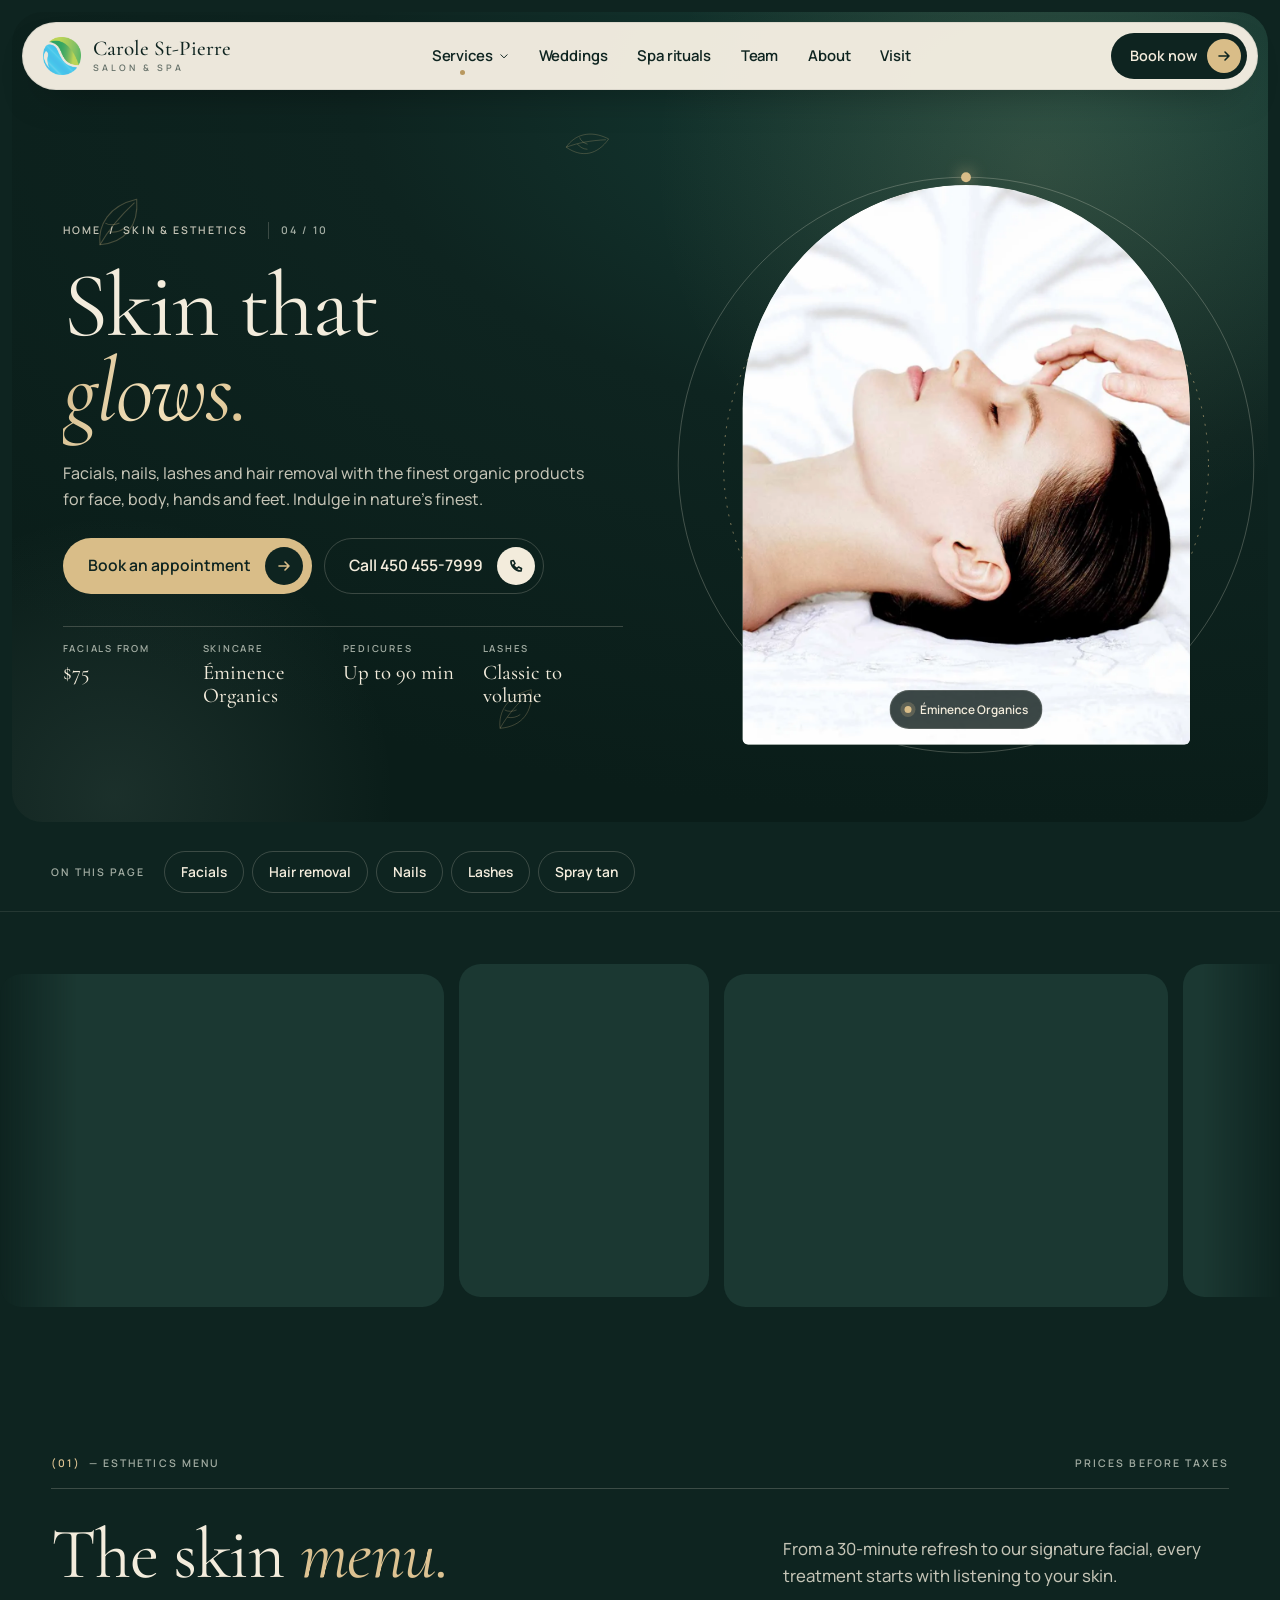
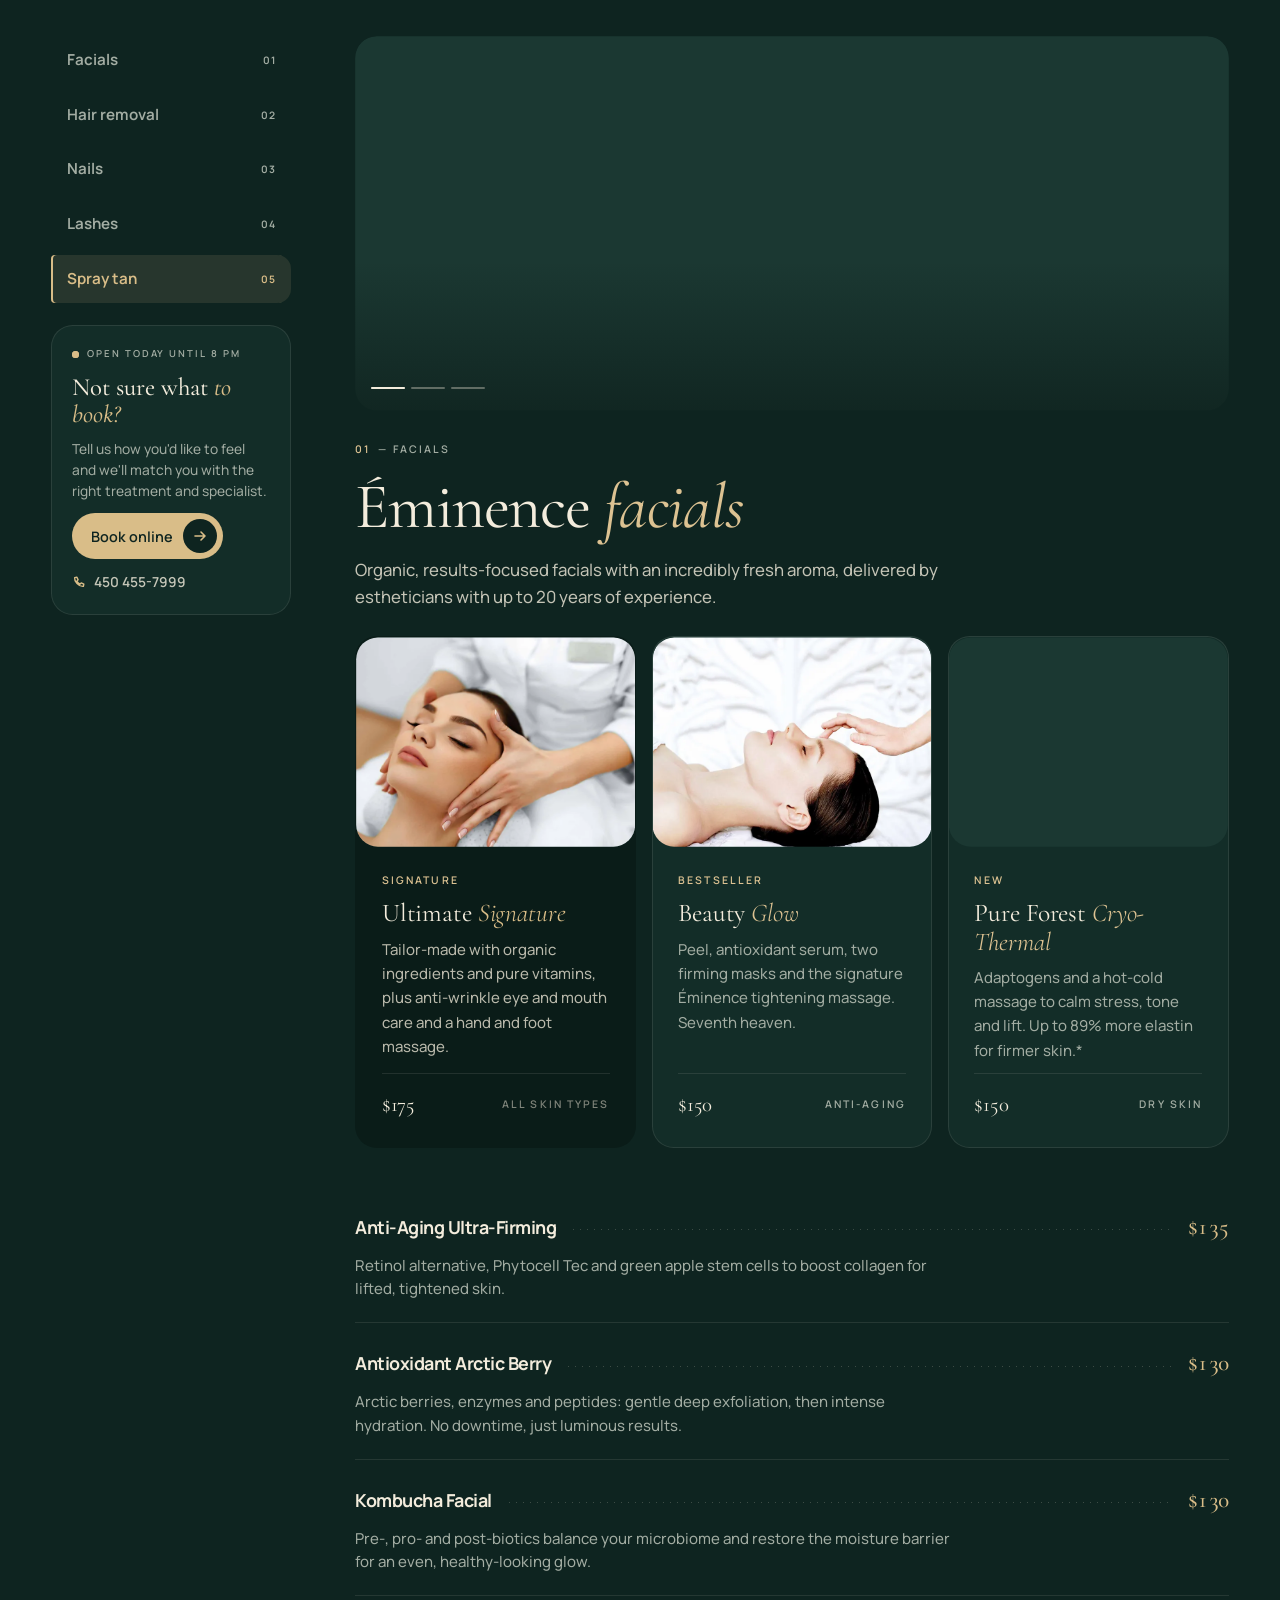
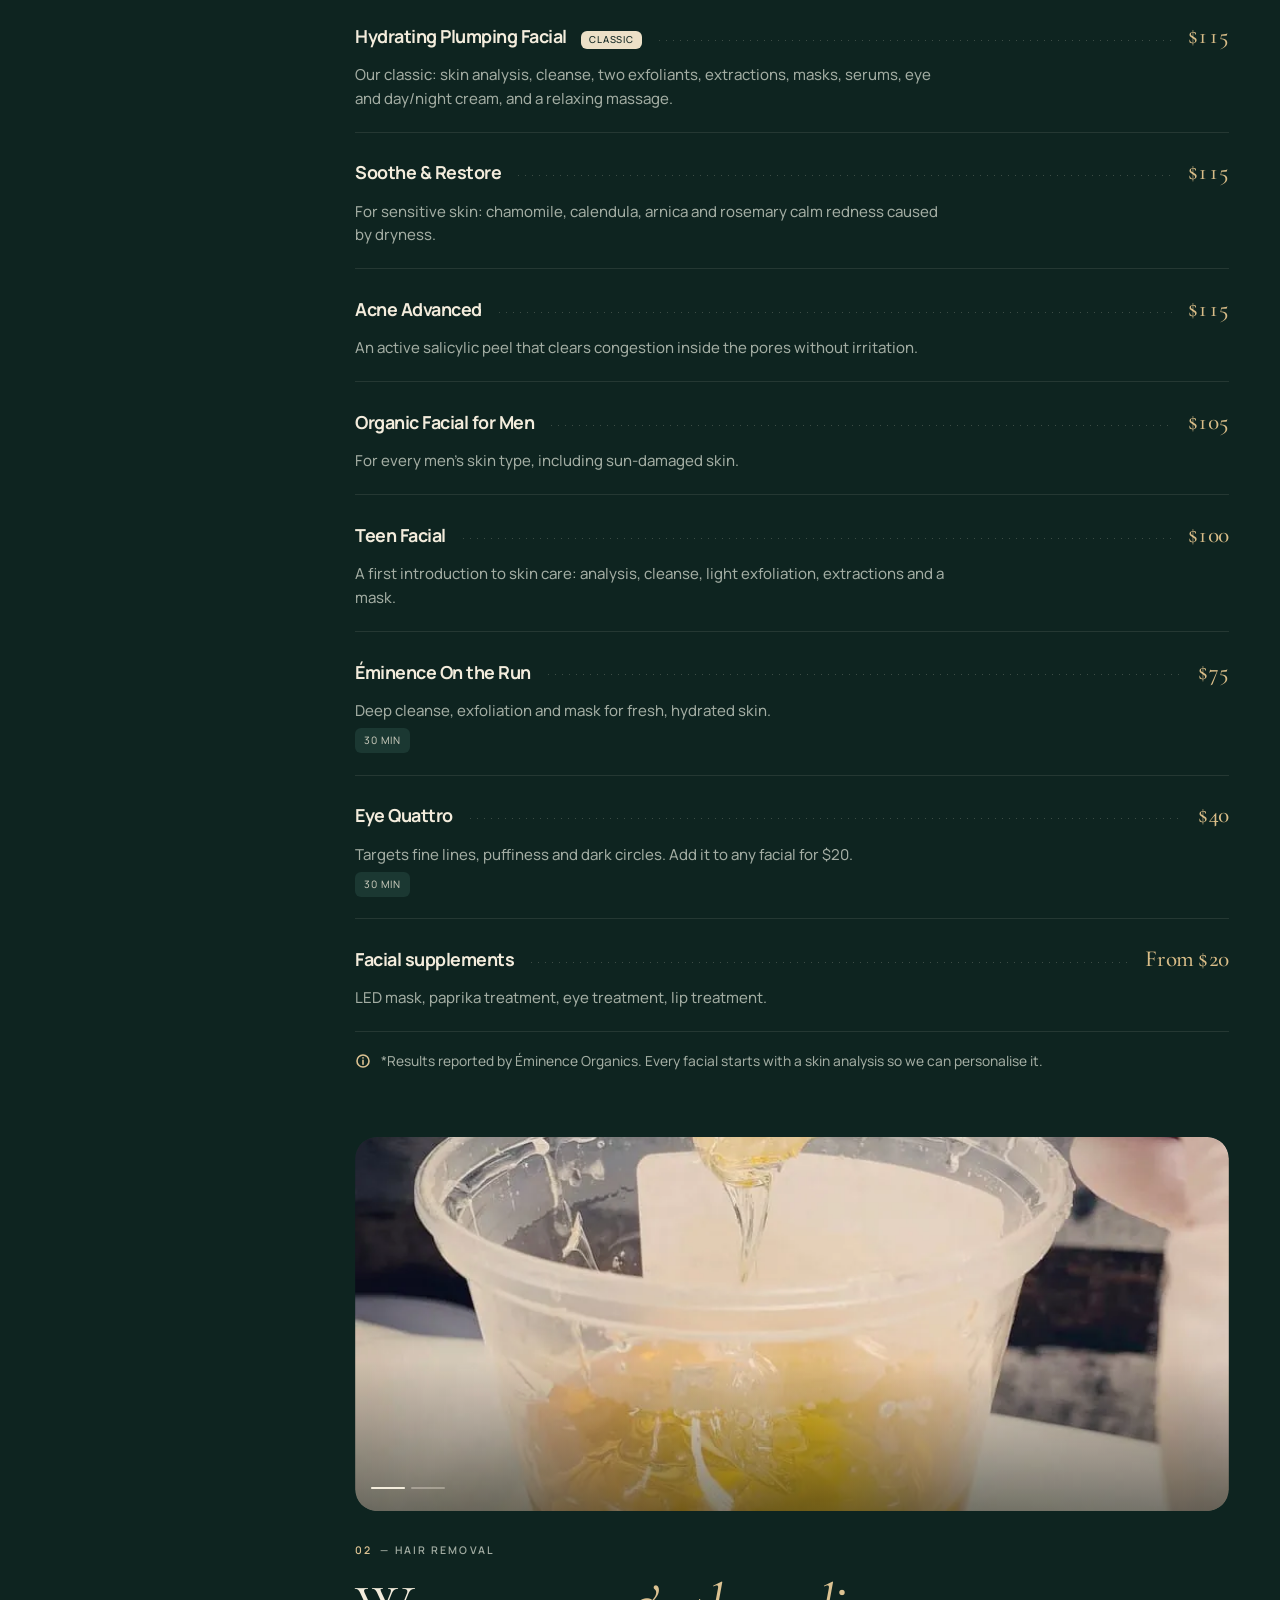
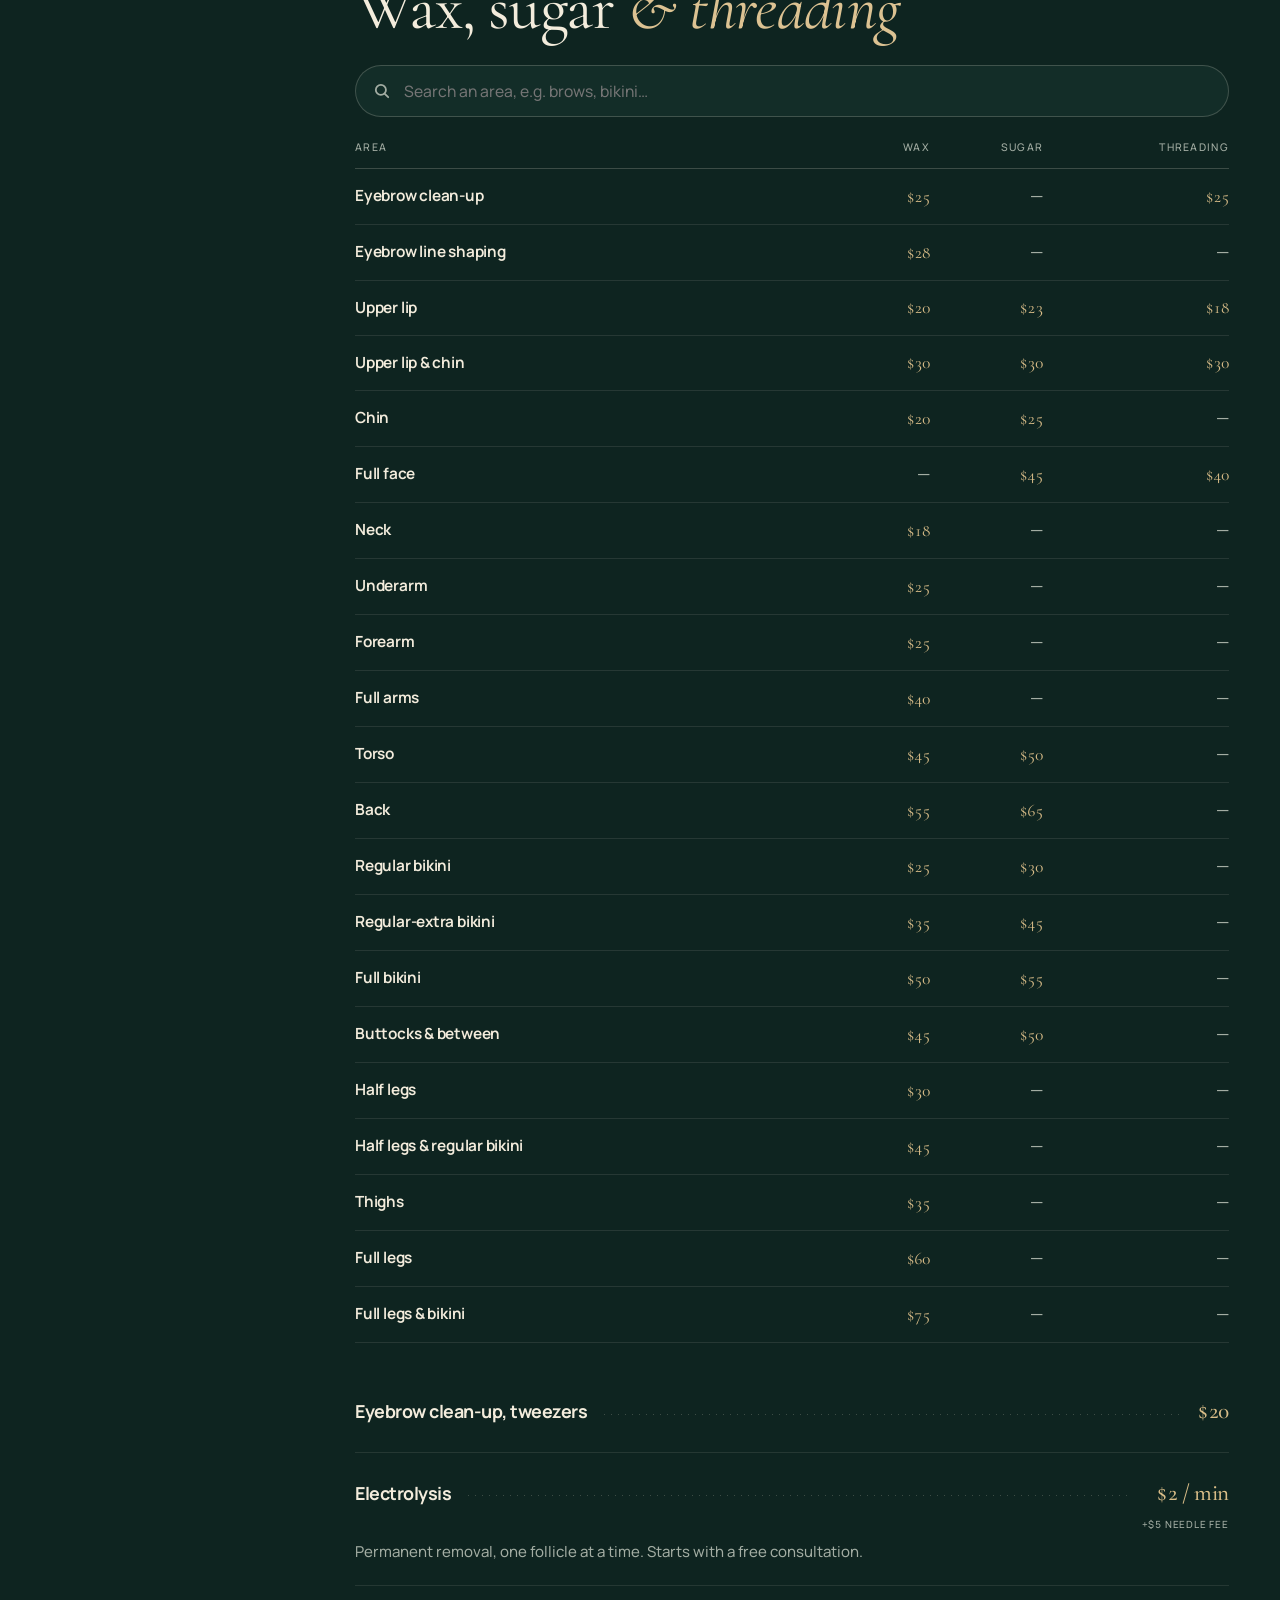
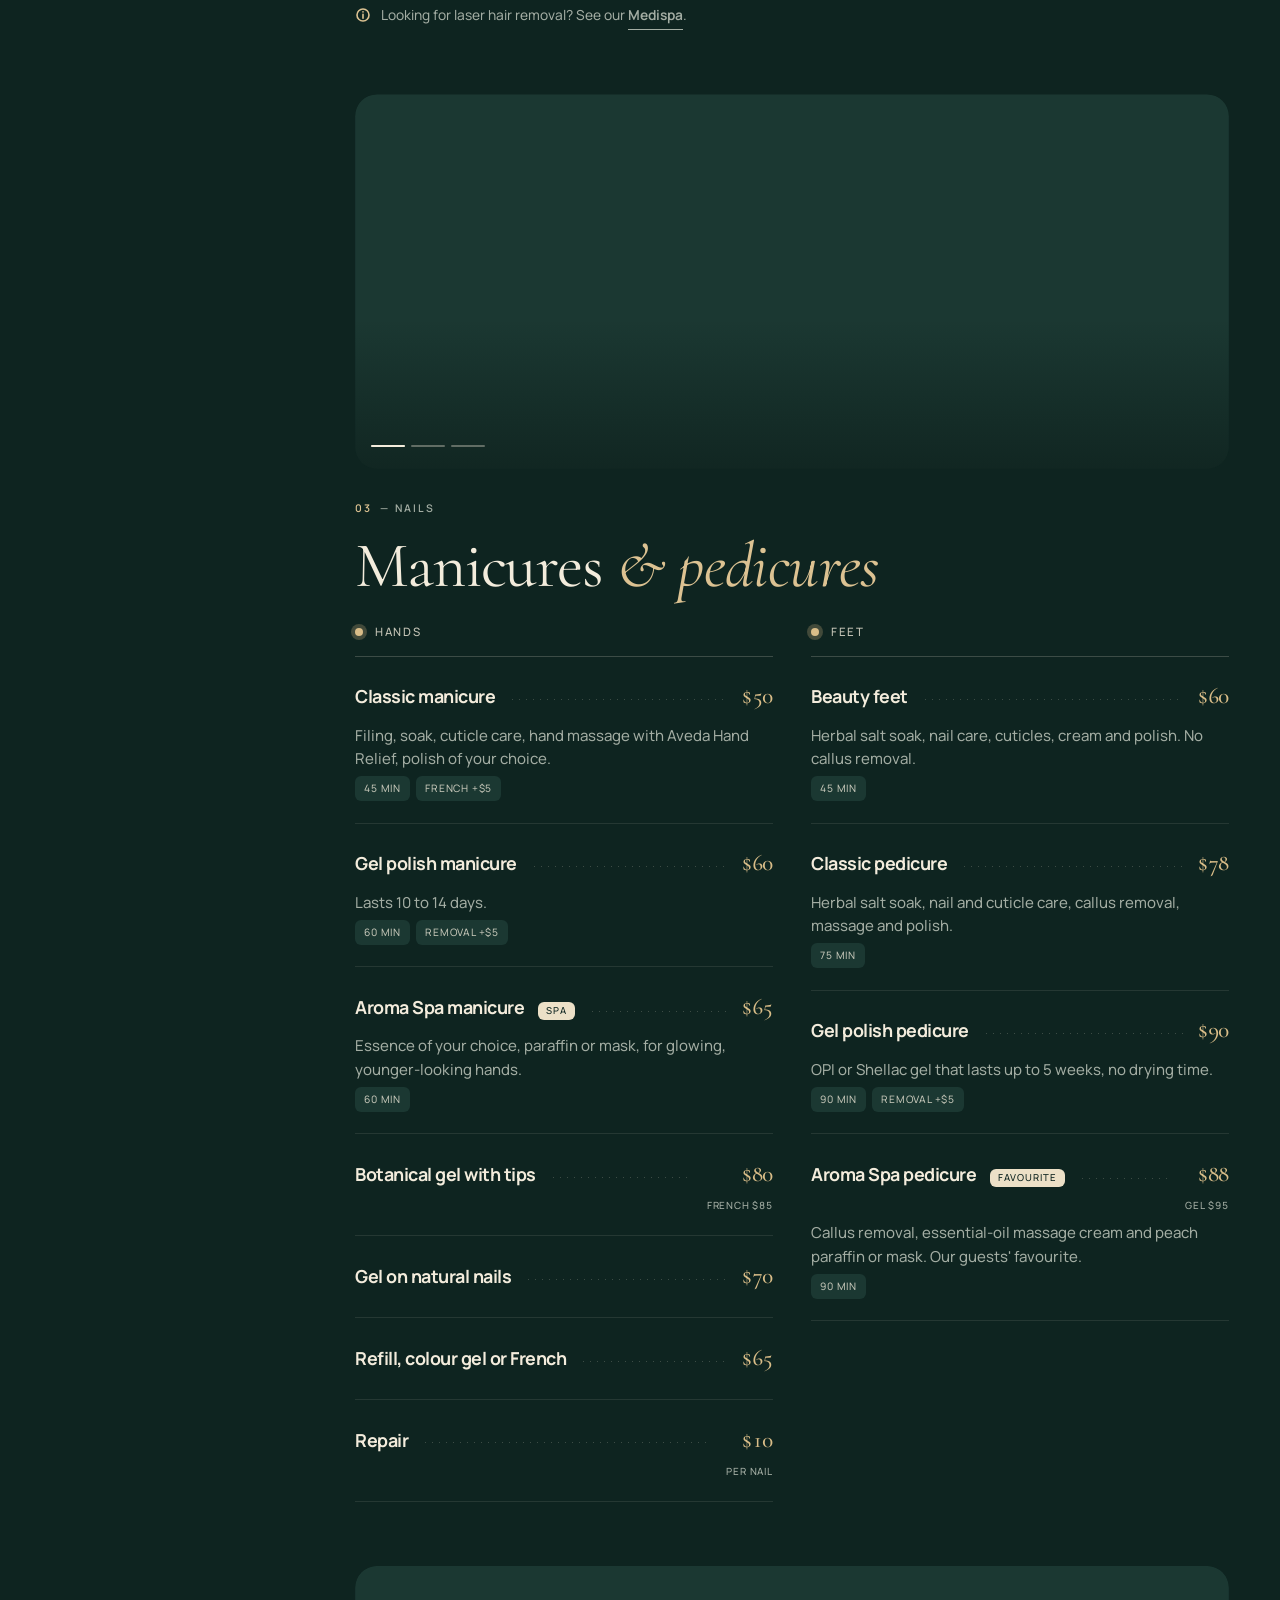
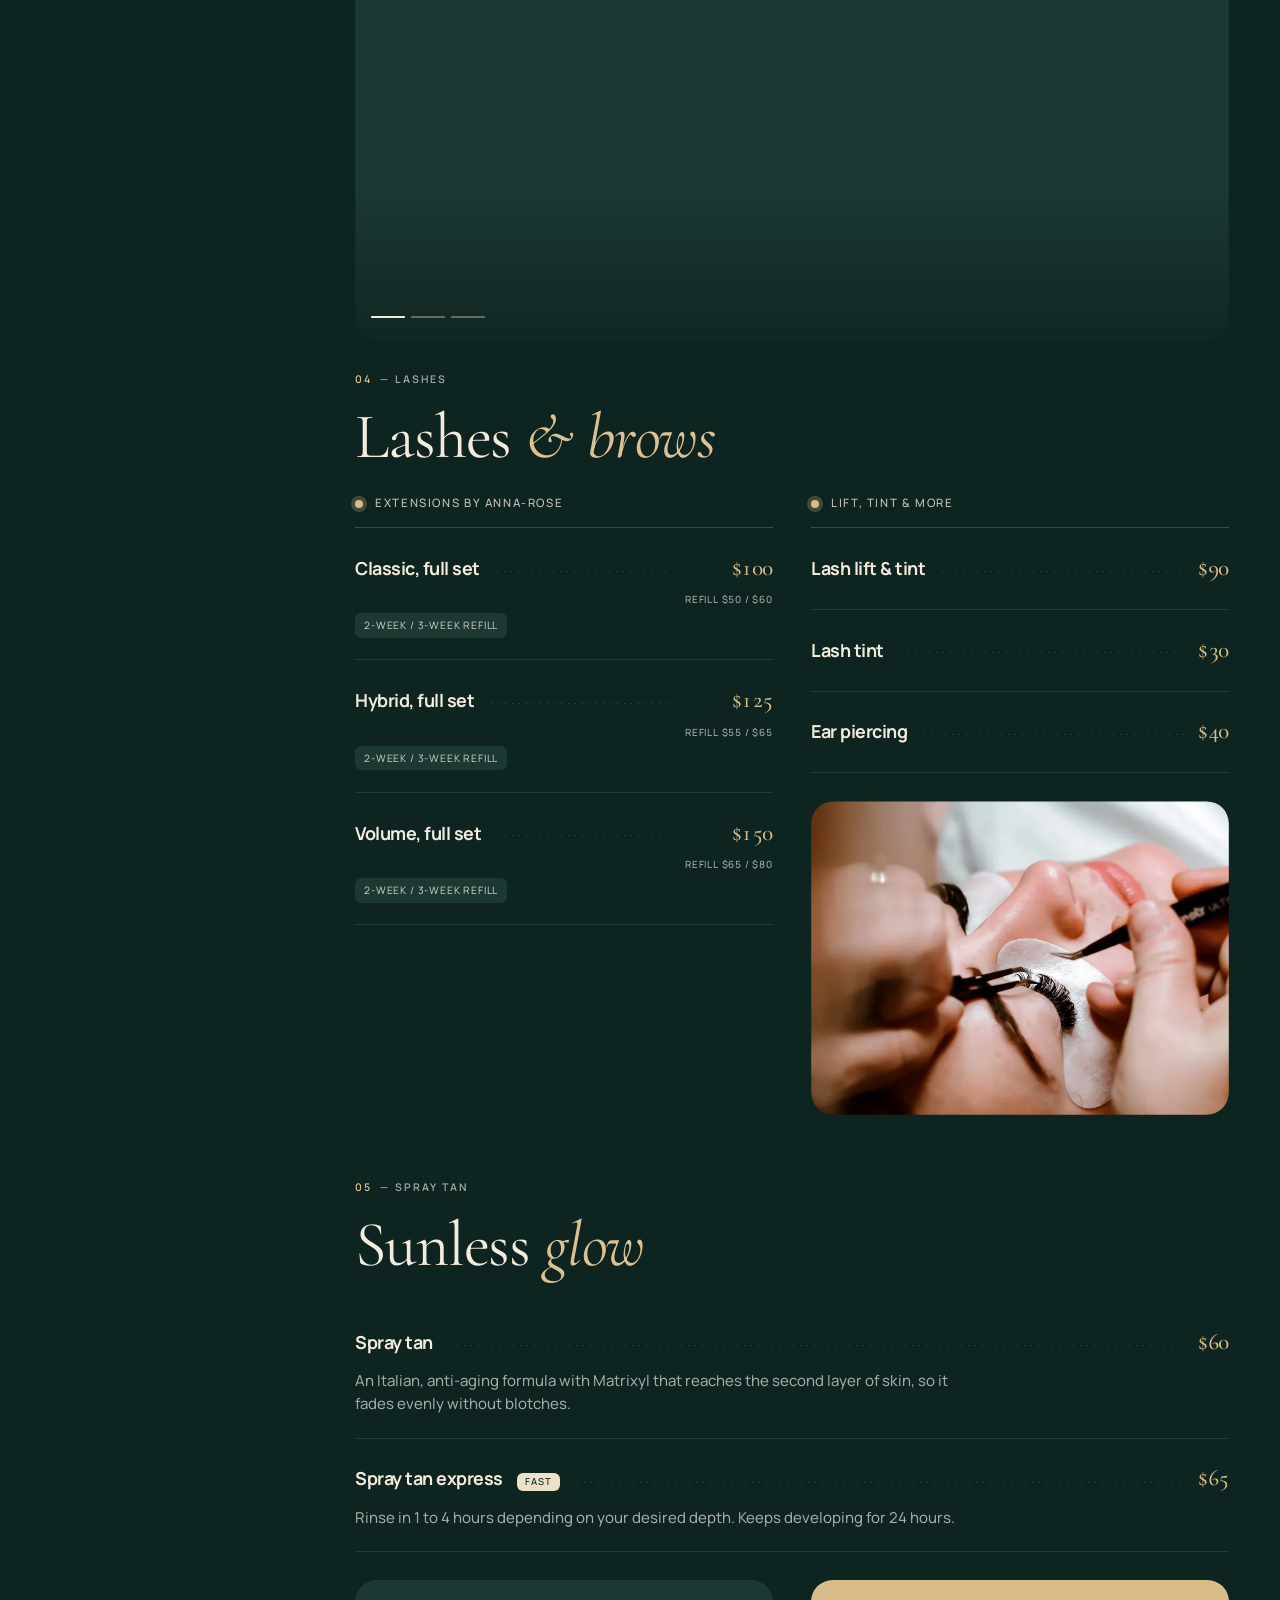
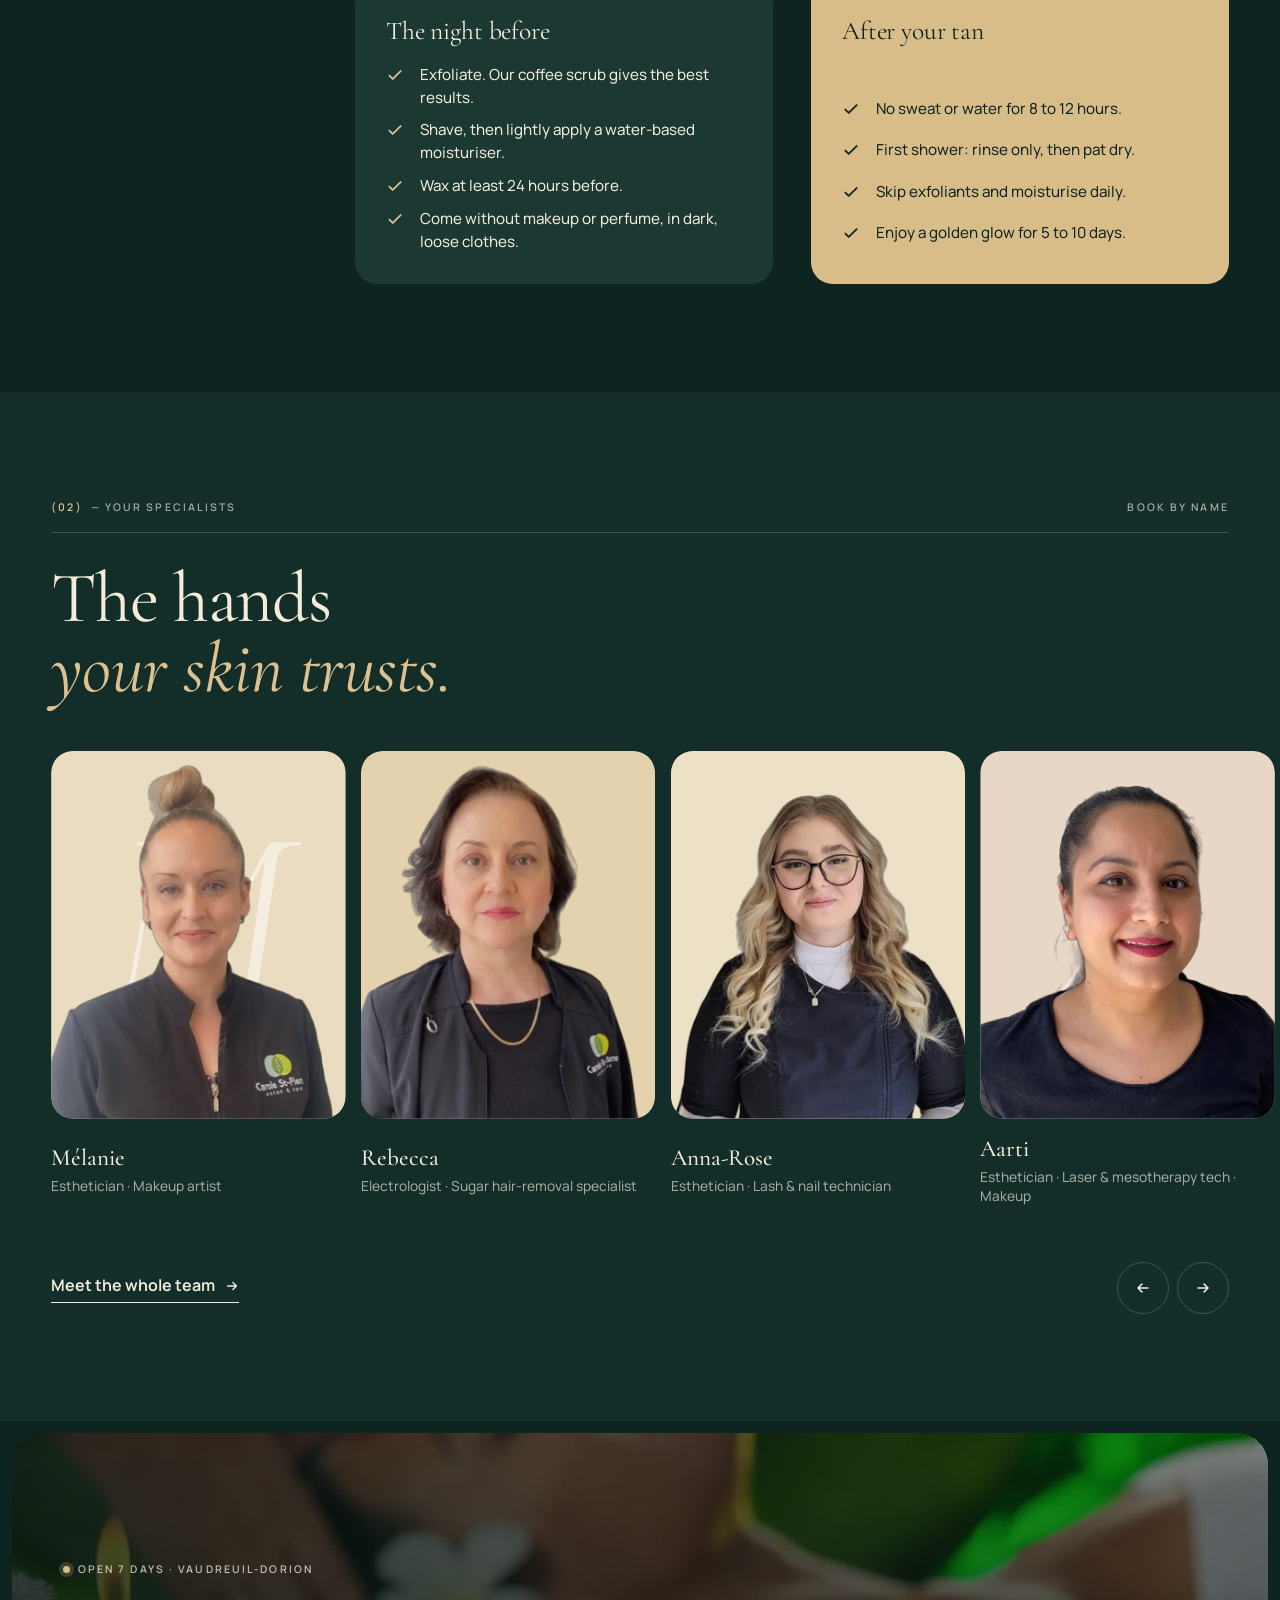
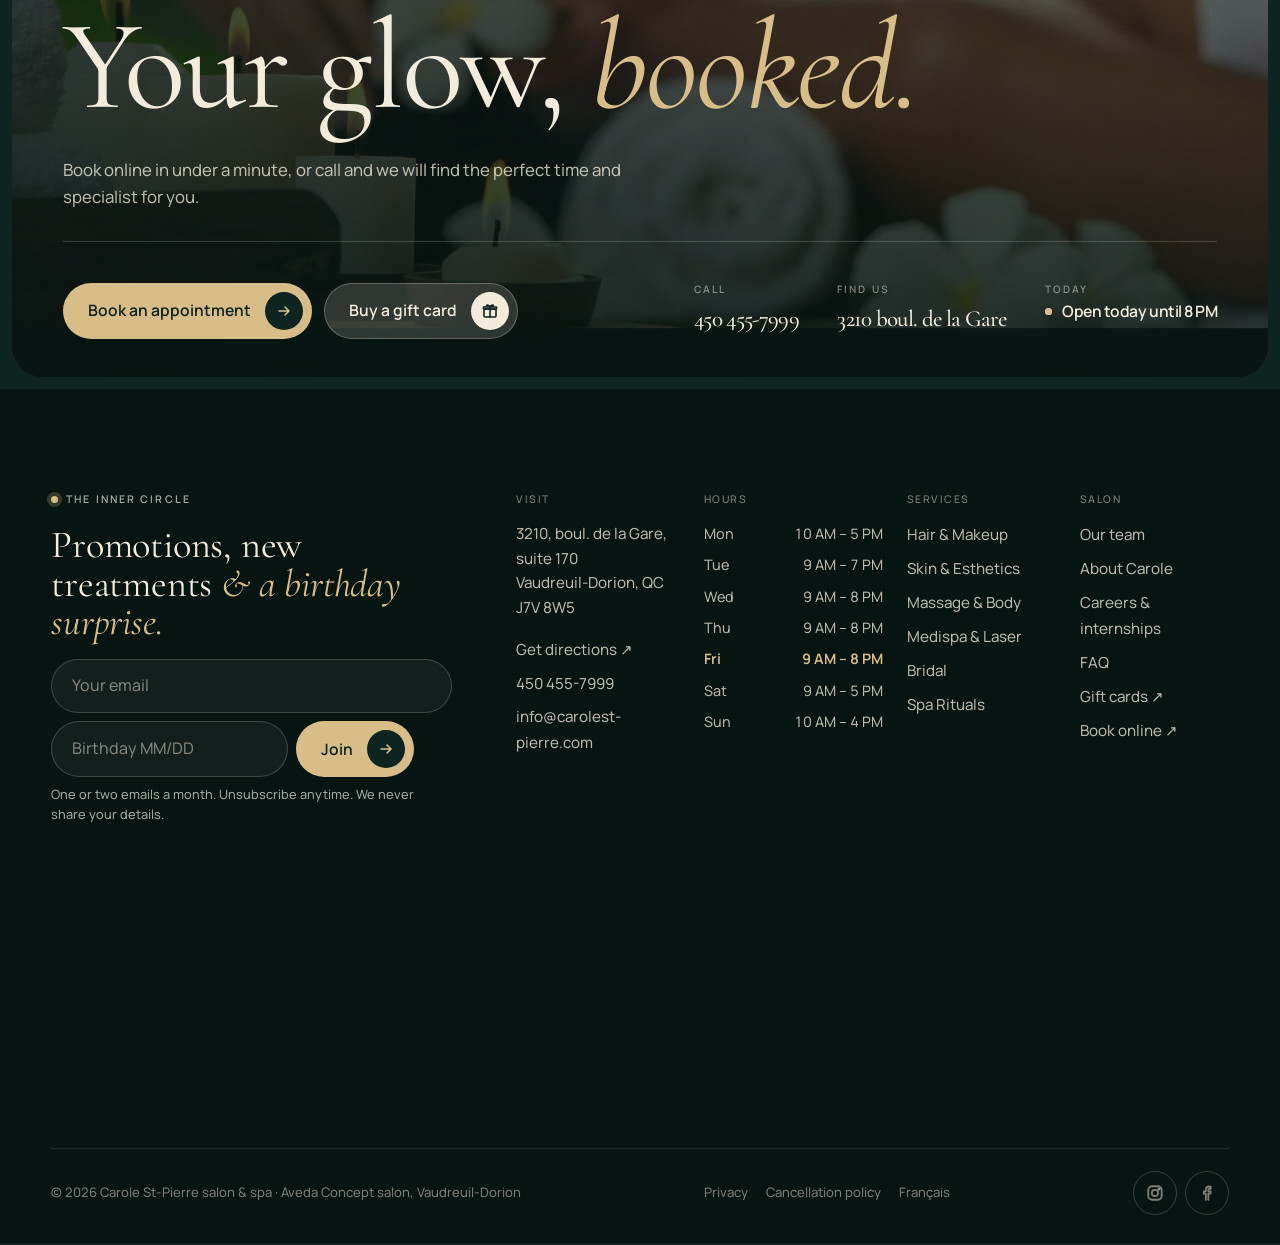
<file: skin.html>
<!doctype html>
<html lang="en" class="no-js">
<head>
<meta charset="utf-8">
<meta name="viewport" content="width=device-width, initial-scale=1, viewport-fit=cover">
<title>Facials, Nails, Lashes &amp; Waxing in Vaudreuil-Dorion | Carole St-Pierre salon &amp; spa</title>
<meta name="description" content="Éminence Organics facials, manicures and pedicures, lash extensions, waxing, sugaring, threading and spray tans at Carole St-Pierre salon &amp; spa in Vaudreuil-Dorion.">
<link rel="canonical" href="https://www.carolest-pierre.com/skin.html">
<meta name="theme-color" content="#0e2420">
<meta property="og:type" content="website">
<meta property="og:title" content="Facials, Nails, Lashes &amp; Waxing in Vaudreuil-Dorion | Carole St-Pierre salon &amp; spa">
<meta property="og:description" content="Éminence Organics facials, manicures and pedicures, lash extensions, waxing, sugaring, threading and spray tans at Carole St-Pierre salon &amp; spa in Vaudreuil-Dorion.">
<meta property="og:image" content="https://www.carolest-pierre.com/assets/img/ritual-scalp.webp">
<meta property="og:locale" content="en_CA">
<meta name="twitter:card" content="summary_large_image">
<link rel="icon" href="favicon.png" type="image/png">
<link rel="apple-touch-icon" href="apple-touch-icon.png">
<link rel="preload" href="assets/fonts/manrope-normal-latin.woff2" as="font" type="font/woff2" crossorigin>
<link rel="preload" href="assets/fonts/cormorant-garamond-normal-latin.woff2" as="font" type="font/woff2" crossorigin>
<link rel="preload" href="assets/fonts/cormorant-garamond-italic-latin.woff2" as="font" type="font/woff2" crossorigin>
<link rel="stylesheet" href="assets/css/fonts.css?v=28b0ab2d">
<link rel="stylesheet" href="assets/css/main.css?v=dfe1f55d">
<script>document.documentElement.classList.replace("no-js","js");if("scrollRestoration"in history)history.scrollRestoration="manual";try{if(sessionStorage.getItem("csp-pt")==="1"&&!matchMedia("(prefers-reduced-motion: reduce)").matches)document.documentElement.classList.add("pt-enter")}catch(e){}</script>
<script type="application/ld+json">{"@context": "https://schema.org", "@type": ["BeautySalon", "DaySpa", "HairSalon"], "name": "Carole St-Pierre salon & spa", "url": "https://www.carolest-pierre.com", "telephone": "+1-450-455-7999", "email": "info@carolest-pierre.com", "image": "https://www.carolest-pierre.com/assets/img/ritual-scalp.webp", "logo": "https://www.carolest-pierre.com/assets/img/logo-mark.png", "priceRange": "$$", "address": {"@type": "PostalAddress", "streetAddress": "3210 boul. de la Gare, suite 170", "addressLocality": "Vaudreuil-Dorion", "addressRegion": "QC", "postalCode": "J7V 8W5", "addressCountry": "CA"}, "openingHoursSpecification": [{"@type": "OpeningHoursSpecification", "dayOfWeek": "Monday", "opens": "10:00", "closes": "17:00"}, {"@type": "OpeningHoursSpecification", "dayOfWeek": "Tuesday", "opens": "09:00", "closes": "19:00"}, {"@type": "OpeningHoursSpecification", "dayOfWeek": "Wednesday", "opens": "09:00", "closes": "20:00"}, {"@type": "OpeningHoursSpecification", "dayOfWeek": "Thursday", "opens": "09:00", "closes": "20:00"}, {"@type": "OpeningHoursSpecification", "dayOfWeek": "Friday", "opens": "09:00", "closes": "20:00"}, {"@type": "OpeningHoursSpecification", "dayOfWeek": "Saturday", "opens": "09:00", "closes": "17:00"}, {"@type": "OpeningHoursSpecification", "dayOfWeek": "Sunday", "opens": "10:00", "closes": "16:00"}], "sameAs": ["https://www.instagram.com/carolestpierre.salonspa/", "https://www.facebook.com/profile.php?id=61553709430803"], "founder": {"@type": "Person", "name": "Carole St-Pierre"}}</script>
<script type="speculationrules">{"prefetch":[{"where":{"and":[{"selector_matches":"a[href$='.html'], a[href*='.html#']"},{"not":{"selector_matches":"[target=_blank]"}}]},"eagerness":"moderate"}]}</script>
<script src="assets/vendor/gsap.min.js" defer></script>
<script src="assets/vendor/ScrollTrigger.min.js" defer></script>
<script src="assets/js/config.js?v=45bf815a" defer></script>
<script src="assets/js/main.js?v=cb406834" defer></script>
</head>
<body>
<a class="skip-link" href="#main">Skip to content</a>
<div class="pt" aria-hidden="true"><div class="pt-in"><img src="assets/img/logo-mark.png" alt="" width="52" height="52"><p class="pt-name">Carole St-Pierre</p><p class="pt-to"><span data-pt-to>Skin &amp; Esthetics</span></p><span class="pt-line"><b></b></span></div></div>

<header class="site-header" data-tone="dark">
  <nav class="nav-bar" aria-label="Main">
    <a class="brand" href="index.html" aria-label="Carole St-Pierre salon &amp; spa, home">
      <img src="assets/img/logo-mark.png" width="38" height="38" alt="">
      <span class="brand-text"><span class="brand-name">Carole St-Pierre</span><span class="brand-sub">salon &amp; spa</span></span>
    </a>
    <ul class="nav-links" role="list">
      <li class="has-drop is-current"><button type="button" aria-expanded="false" aria-haspopup="true">Services <svg class="" viewBox="0 0 16 16" fill="none" stroke="currentColor" stroke-width="1.6" stroke-linecap="round" stroke-linejoin="round" aria-hidden="true"><path d="m3 6 5 5 5-5"/></svg></button>
        <ul class="drop" role="list"><li><a href="hair.html"><img src="assets/img/aveda-bob.webp" width="500" height="633" alt="" loading="lazy" decoding="async"><div><strong>Hair &amp; Makeup</strong><span>Aveda cuts, colour, treatments</span></div></a></li><li><a href="skin.html" aria-current=page><img src="assets/img/facial-white.webp" srcset="assets/img/facial-white-800.webp 800w, assets/img/facial-white.webp 1200w" sizes="64px" width="1200" height="1600" alt="" loading="lazy" decoding="async"><div><strong>Skin &amp; Esthetics</strong><span>Facials, nails, lashes, waxing</span></div></a></li><li><a href="massage.html"><img src="assets/img/massage-hands.webp" srcset="assets/img/massage-hands-800.webp 800w, assets/img/massage-hands.webp 1024w" sizes="64px" width="1024" height="512" alt="" loading="lazy" decoding="async"><div><strong>Massage &amp; Body</strong><span>15+ techniques, wraps, balneo</span></div></a></li><li><a href="medispa.html"><img src="assets/img/laser.webp" srcset="assets/img/laser-800.webp 800w, assets/img/laser.webp 1600w" sizes="64px" width="1600" height="1067" alt="" loading="lazy" decoding="async"><div><strong>Medispa &amp; Laser</strong><span>Laser, mesotherapy, peels</span></div></a></li><li><a href="weddings.html"><img src="assets/img/bridal-updo.webp" width="600" height="890" alt="" loading="lazy" decoding="async"><div><strong>Bridal</strong><span>Trials, parties, on-location</span></div></a></li><li><a href="rituals.html"><img src="assets/img/hot-stones.webp" srcset="assets/img/hot-stones-800.webp 800w, assets/img/hot-stones.webp 1600w" sizes="64px" width="1600" height="1067" alt="" loading="lazy" decoding="async"><div><strong>Spa Rituals</strong><span>Half-day &amp; full-day packages</span></div></a></li>
          <li class="drop-foot"><span class="muted">100+ treatments, open 7 days</span><a href="https://carolestpierre.zenoti.com/webstoreNew/services" target="_blank" rel="noopener">Book online →</a></li>
        </ul>
      </li>
      <li><a href="weddings.html">Weddings</a></li><li><a href="rituals.html">Spa rituals</a></li><li><a href="team.html">Team</a></li><li><a href="about.html">About</a></li><li><a href="visit.html">Visit</a></li>
    </ul>
    <div class="nav-actions">
      <a class="nav-phone" href="tel:+14504557999">450 455-7999</a>
      <span class="nav-book"><a class="btn btn--lime btn--sm" href="https://carolestpierre.zenoti.com/webstoreNew/services" target="_blank" rel="noopener">Book now <span class="ic"><svg class="" viewBox="0 0 16 16" fill="none" stroke="currentColor" stroke-width="1.6" stroke-linecap="round" stroke-linejoin="round" aria-hidden="true"><path d="M3 8h10M9 4l4 4-4 4"/></svg></span></a><a class="nav-book-sm" href="https://carolestpierre.zenoti.com/webstoreNew/services" target="_blank" rel="noopener">Book</a></span>
      <button class="menu-toggle" type="button" aria-expanded="false" aria-controls="menu">Menu <span class="bars"><i></i><i></i></span></button>
    </div>
  </nav>
</header>
<div class="menu" id="menu" aria-hidden="true" role="dialog" aria-modal="true" aria-label="Site menu">
  <div class="menu-top">
    <a class="brand" href="index.html"><img src="assets/img/logo-mark.png" width="38" height="38" alt=""><span class="brand-text"><span class="brand-name">Carole St-Pierre</span><span class="brand-sub">salon &amp; spa</span></span></a>
    <button class="menu-close" type="button" aria-label="Close menu"><svg class="" viewBox="0 0 16 16" fill="none" stroke="currentColor" stroke-width="1.6" stroke-linecap="round" stroke-linejoin="round" aria-hidden="true"><path d="m4 4 8 8M12 4l-8 8"/></svg></button>
  </div>
  <div class="menu-body">
    <nav class="menu-list" aria-label="Menu">
      <div class="menu-item menu-acc">
        <button type="button" class="menu-link" aria-expanded="false" aria-controls="menu-services"><span>Services</span><span class="menu-plus" aria-hidden="true"></span></button>
        <div class="menu-acc-panel" id="menu-services"><ul role="list"><li><a href="hair.html"><span>Hair &amp; Makeup</span><small>Aveda cuts, colour, treatments</small></a></li><li><a href="skin.html" aria-current=page><span>Skin &amp; Esthetics</span><small>Facials, nails, lashes, waxing</small></a></li><li><a href="massage.html"><span>Massage &amp; Body</span><small>15+ techniques, wraps, balneo</small></a></li><li><a href="medispa.html"><span>Medispa &amp; Laser</span><small>Laser, mesotherapy, peels</small></a></li></ul></div>
      </div>
      <div class="menu-item"><a class="menu-link" href="weddings.html"><span>Weddings</span><svg class="" viewBox="0 0 16 16" fill="none" stroke="currentColor" stroke-width="1.6" stroke-linecap="round" stroke-linejoin="round" aria-hidden="true"><path d="M3 8h10M9 4l4 4-4 4"/></svg></a></div><div class="menu-item"><a class="menu-link" href="rituals.html"><span>Spa rituals</span><svg class="" viewBox="0 0 16 16" fill="none" stroke="currentColor" stroke-width="1.6" stroke-linecap="round" stroke-linejoin="round" aria-hidden="true"><path d="M3 8h10M9 4l4 4-4 4"/></svg></a></div><div class="menu-item"><a class="menu-link" href="team.html"><span>The team</span><svg class="" viewBox="0 0 16 16" fill="none" stroke="currentColor" stroke-width="1.6" stroke-linecap="round" stroke-linejoin="round" aria-hidden="true"><path d="M3 8h10M9 4l4 4-4 4"/></svg></a></div><div class="menu-item"><a class="menu-link" href="about.html"><span>About Carole</span><svg class="" viewBox="0 0 16 16" fill="none" stroke="currentColor" stroke-width="1.6" stroke-linecap="round" stroke-linejoin="round" aria-hidden="true"><path d="M3 8h10M9 4l4 4-4 4"/></svg></a></div><div class="menu-item"><a class="menu-link" href="visit.html"><span>Visit &amp; FAQ</span><svg class="" viewBox="0 0 16 16" fill="none" stroke="currentColor" stroke-width="1.6" stroke-linecap="round" stroke-linejoin="round" aria-hidden="true"><path d="M3 8h10M9 4l4 4-4 4"/></svg></a></div>
    </nav>
    <div class="menu-foot">
      <a class="btn btn--lime" href="https://carolestpierre.zenoti.com/webstoreNew/services" target="_blank" rel="noopener">Book an appointment <span class="ic"><svg class="" viewBox="0 0 16 16" fill="none" stroke="currentColor" stroke-width="1.6" stroke-linecap="round" stroke-linejoin="round" aria-hidden="true"><path d="M3 8h10M9 4l4 4-4 4"/></svg></span></a>
      <div class="menu-meta"><a href="tel:+14504557999"><svg class="" viewBox="0 0 16 16" fill="none" stroke="currentColor" stroke-width="1.6" stroke-linecap="round" stroke-linejoin="round" aria-hidden="true"><path d="M5.5 2.5 3 3c-.5 4.5 4.5 10.5 10 10l.5-2.5-3-1.5-1.5 1.5C7 9.5 6.5 9 5.5 7l1.5-1.5z"/></svg> 450 455-7999</a><span class="status" data-open-status="short"></span></div>
    </div>
  </div>
</div>
<main id="main">
<section class="frame hx hx--page grain">
  <div class="hx-bg" aria-hidden="true"><span class="hx-glow hx-glow--a"></span><span class="hx-glow hx-glow--b"></span><svg class="leaf leaf--1" viewBox="0 0 50 50" fill="none" stroke="currentColor" stroke-width="1" aria-hidden="true"><path d="M12 46C10 28 20 10 46 4c2 24-10 40-34 42Z"/><path d="M12 46C20 32 30 20 44 7"/><path d="M20 34c5 1 10 0 14-3M17 26c3 2 9 2 13 0"/></svg><svg class="leaf leaf--2" viewBox="0 0 50 50" fill="none" stroke="currentColor" stroke-width="1" aria-hidden="true"><path d="M12 46C10 28 20 10 46 4c2 24-10 40-34 42Z"/><path d="M12 46C20 32 30 20 44 7"/><path d="M20 34c5 1 10 0 14-3M17 26c3 2 9 2 13 0"/></svg><svg class="leaf leaf--3" viewBox="0 0 50 50" fill="none" stroke="currentColor" stroke-width="1" aria-hidden="true"><path d="M12 46C10 28 20 10 46 4c2 24-10 40-34 42Z"/><path d="M12 46C20 32 30 20 44 7"/><path d="M20 34c5 1 10 0 14-3M17 26c3 2 9 2 13 0"/></svg><svg class="leaf leaf--4" viewBox="0 0 50 50" fill="none" stroke="currentColor" stroke-width="1" aria-hidden="true"><path d="M12 46C10 28 20 10 46 4c2 24-10 40-34 42Z"/><path d="M12 46C20 32 30 20 44 7"/><path d="M20 34c5 1 10 0 14-3M17 26c3 2 9 2 13 0"/></svg></div>
  <div class="hx-inner">
    <div class="hx-copy">
      <div class="crumbs" data-reveal="fade"><a href="index.html">Home</a><span>/</span><span>Skin &amp; Esthetics</span><span class="crumbs-no">04 / 10</span></div>
      <h1 class="hx-title" data-split><span class="ln">Skin that</span><span class="ln"><em>glows.</em></span></h1>
      <p class="hx-lead" data-reveal style="--d:.45s">Facials, nails, lashes and hair removal with the finest organic products for face, body, hands and feet. Indulge in nature's finest.</p>
      <div data-reveal style="--d:.55s"><div class="btn-row"><a class="btn btn--lime" href="https://carolestpierre.zenoti.com/webstoreNew/services" target="_blank" rel="noopener">Book an appointment <span class="ic"><svg class="" viewBox="0 0 16 16" fill="none" stroke="currentColor" stroke-width="1.6" stroke-linecap="round" stroke-linejoin="round" aria-hidden="true"><path d="M3 8h10M9 4l4 4-4 4"/></svg></span></a><a class="btn btn--ghost" href="tel:+14504557999">Call 450 455-7999 <span class="ic"><svg class="" viewBox="0 0 16 16" fill="none" stroke="currentColor" stroke-width="1.6" stroke-linecap="round" stroke-linejoin="round" aria-hidden="true"><path d="M5.5 2.5 3 3c-.5 4.5 4.5 10.5 10 10l.5-2.5-3-1.5-1.5 1.5C7 9.5 6.5 9 5.5 7l1.5-1.5z"/></svg></span></a></div></div>
      <dl class="hx-facts" data-reveal style="--d:.65s"><div><dt>Facials from</dt><dd>$75</dd></div><div><dt>Skincare</dt><dd>Éminence Organics</dd></div><div><dt>Pedicures</dt><dd>Up to 90 min</dd></div><div><dt>Lashes</dt><dd>Classic to volume</dd></div></dl>
    </div>
    <div class="hx-art" data-hx-art>
      <div class="hx-rings" aria-hidden="true"><svg viewBox="0 0 600 600"><circle class="r1" cx="300" cy="300" r="292"/><circle class="r3" cx="300" cy="300" r="200"/></svg><svg class="hx-spin hx-spin--r2" viewBox="0 0 600 600"><circle class="r2" cx="300" cy="300" r="246"/></svg><svg class="hx-spin hx-spin--orbit" viewBox="0 0 600 600"><g class="orbit"><circle cx="300" cy="8" r="5"/></g></svg></div>
      <div class="hx-arch" data-depth="-10"><figure class="hx-slide is-active"><img src="assets/img/facial-wide.webp" srcset="assets/img/facial-wide-800.webp 800w, assets/img/facial-wide.webp 1600w" sizes="(min-width: 1000px) 34vw, 78vw" width="1600" height="1400" alt="A guest relaxing during a facial" fetchpriority="high" style="object-position:50% 50%"></figure>
        <span class="hx-cap"><span class="dot"></span> Éminence Organics</span></div>
    </div>
  </div>
</section>
<nav class="jumpbar" aria-label="On this page"><div class="container jumpbar-in"><span class="eyebrow">On this page</span><a href="#facials">Facials</a><a href="#waxing">Hair removal</a><a href="#nails">Nails</a><a href="#lashes">Lashes</a><a href="#tan">Spray tan</a></div></nav>
<section class="ribbon" aria-hidden="true">
  <div class="ribbon-track"><figure class="rb rb--w"><img src="assets/img/facial-hands.webp" srcset="assets/img/facial-hands-800.webp 800w, assets/img/facial-hands.webp 1600w" sizes="40vw" width="1600" height="1067" alt="" loading="lazy" decoding="async"></figure><figure class="rb rb--t"><img src="assets/img/nails.webp" srcset="assets/img/nails-800.webp 800w, assets/img/nails.webp 1600w" sizes="40vw" width="1600" height="1111" alt="" loading="lazy" decoding="async"></figure><figure class="rb rb--w"><img src="assets/img/lashes.webp" srcset="assets/img/lashes-800.webp 800w, assets/img/lashes.webp 1359w" sizes="40vw" width="1359" height="1855" alt="" loading="lazy" decoding="async"></figure><figure class="rb rb--w"><img src="assets/img/facial-white.webp" srcset="assets/img/facial-white-800.webp 800w, assets/img/facial-white.webp 1200w" sizes="40vw" width="1200" height="1600" alt="" loading="lazy" decoding="async"></figure><figure class="rb rb--t"><img src="assets/img/brows.webp" width="461" height="809" alt="" loading="lazy" decoding="async"></figure><figure class="rb rb--w"><img src="assets/img/pedicure.webp" srcset="assets/img/pedicure-800.webp 800w, assets/img/pedicure.webp 1054w" sizes="40vw" width="1054" height="584" alt="" loading="lazy" decoding="async"></figure><figure class="rb rb--w"><img src="assets/img/led.webp" width="506" height="381" alt="" loading="lazy" decoding="async"></figure><figure class="rb rb--t"><img src="assets/img/hand-cream.webp" width="640" height="640" alt="" loading="lazy" decoding="async"></figure><figure class="rb rb--w"><img src="assets/img/facial-wide.webp" srcset="assets/img/facial-wide-800.webp 800w, assets/img/facial-wide.webp 1600w" sizes="40vw" width="1600" height="1400" alt="" loading="lazy" decoding="async"></figure><figure class="rb rb--w"><img src="assets/img/facial-hands.webp" srcset="assets/img/facial-hands-800.webp 800w, assets/img/facial-hands.webp 1600w" sizes="40vw" width="1600" height="1067" alt="" loading="lazy" decoding="async"></figure><figure class="rb rb--t"><img src="assets/img/nails.webp" srcset="assets/img/nails-800.webp 800w, assets/img/nails.webp 1600w" sizes="40vw" width="1600" height="1111" alt="" loading="lazy" decoding="async"></figure><figure class="rb rb--w"><img src="assets/img/lashes.webp" srcset="assets/img/lashes-800.webp 800w, assets/img/lashes.webp 1359w" sizes="40vw" width="1359" height="1855" alt="" loading="lazy" decoding="async"></figure><figure class="rb rb--w"><img src="assets/img/facial-white.webp" srcset="assets/img/facial-white-800.webp 800w, assets/img/facial-white.webp 1200w" sizes="40vw" width="1200" height="1600" alt="" loading="lazy" decoding="async"></figure><figure class="rb rb--t"><img src="assets/img/brows.webp" width="461" height="809" alt="" loading="lazy" decoding="async"></figure><figure class="rb rb--w"><img src="assets/img/pedicure.webp" srcset="assets/img/pedicure-800.webp 800w, assets/img/pedicure.webp 1054w" sizes="40vw" width="1054" height="584" alt="" loading="lazy" decoding="async"></figure><figure class="rb rb--w"><img src="assets/img/led.webp" width="506" height="381" alt="" loading="lazy" decoding="async"></figure><figure class="rb rb--t"><img src="assets/img/hand-cream.webp" width="640" height="640" alt="" loading="lazy" decoding="async"></figure><figure class="rb rb--w"><img src="assets/img/facial-wide.webp" srcset="assets/img/facial-wide-800.webp 800w, assets/img/facial-wide.webp 1600w" sizes="40vw" width="1600" height="1400" alt="" loading="lazy" decoding="async"></figure></div>
</section>
<section class="section" id="menu">
  <div class="container">
    <div class="sec-head">
  <div class="sec-rule" data-reveal="fade"><span class="eyebrow"><span class="num">(01)</span> — Esthetics menu</span><span class="eyebrow hide-sm">Prices before taxes</span></div>
  <div class="sec-title"><h2 class="h2" data-split>The skin <em class='accent'>menu.</em></h2><p class="lead" data-reveal>From a 30-minute refresh to our signature facial, every treatment starts with listening to your skin.</p></div>
</div>
    <div class="menu-layout">
  <div class="menu-side">
    <nav class="menu-nav" aria-label="Menu sections"><a href="#facials"><span>Facials</span><span class="n">01</span></a><a href="#waxing"><span>Hair removal</span><span class="n">02</span></a><a href="#nails"><span>Nails</span><span class="n">03</span></a><a href="#lashes"><span>Lashes</span><span class="n">04</span></a><a href="#tan"><span>Spray tan</span><span class="n">05</span></a></nav>
    <aside class="menu-card">
      <span class="eyebrow menu-card-status" data-open-status="short"></span>
      <p class="menu-card-t">Not sure what <em>to book?</em></p>
      <p class="menu-card-d">Tell us how you'd like to feel and we'll match you with the right treatment and specialist.</p>
      <a class="btn btn--lime btn--sm" href="https://carolestpierre.zenoti.com/webstoreNew/services" target="_blank" rel="noopener">Book online <span class="ic"><svg class="" viewBox="0 0 16 16" fill="none" stroke="currentColor" stroke-width="1.6" stroke-linecap="round" stroke-linejoin="round" aria-hidden="true"><path d="M3 8h10M9 4l4 4-4 4"/></svg></span></a>
      <a class="menu-card-tel" href="tel:+14504557999"><svg class="" viewBox="0 0 16 16" fill="none" stroke="currentColor" stroke-width="1.6" stroke-linecap="round" stroke-linejoin="round" aria-hidden="true"><path d="M5.5 2.5 3 3c-.5 4.5 4.5 10.5 10 10l.5-2.5-3-1.5-1.5 1.5C7 9.5 6.5 9 5.5 7l1.5-1.5z"/></svg> 450 455-7999</a>
    </aside>
  </div>
  <div><section class="menu-group" id="facials" aria-labelledby="facials-t">
  <div class="gslide menu-group-media" data-gslide data-reveal="curtain"><figure class="gs is-active"><img src="assets/img/facial-wide.webp" srcset="assets/img/facial-wide-800.webp 800w, assets/img/facial-wide.webp 1600w" sizes="(min-width: 1024px) 70vw, 100vw" width="1600" height="1400" alt="" loading="lazy" decoding="async"></figure><figure class="gs"><img src="assets/img/facial-hands.webp" srcset="assets/img/facial-hands-800.webp 800w, assets/img/facial-hands.webp 1600w" sizes="(min-width: 1024px) 70vw, 100vw" width="1600" height="1067" alt="" loading="lazy" decoding="async"></figure><figure class="gs"><img src="assets/img/facial-white-2.webp" srcset="assets/img/facial-white-2-800.webp 800w, assets/img/facial-white-2.webp 1200w" sizes="(min-width: 1024px) 70vw, 100vw" width="1200" height="1600" alt="" loading="lazy" decoding="async"></figure><div class="gs-dots"><button type="button" aria-label="Photo 1" class=is-active><i></i></button><button type="button" aria-label="Photo 2"><i></i></button><button type="button" aria-label="Photo 3"><i></i></button></div></div>
  <div class="menu-group-head" data-reveal><span class="eyebrow"><span class="num">01</span> — Facials</span><h2 class="h2" id="facials-t">Éminence <em>facials</em></h2><p class="lead">Organic, results-focused facials with an incredibly fresh aroma, delivered by estheticians with up to 20 years of experience.</p></div>
  <div data-reveal><div class="cards cards--3" style="margin-bottom:clamp(28px,3vw,44px)" data-stagger>
  <article class="card card--dark" data-reveal><figure><img src="assets/img/facial-hands.webp" srcset="assets/img/facial-hands-800.webp 800w, assets/img/facial-hands.webp 1600w" sizes="(min-width: 1100px) 25vw, 50vw" width="1600" height="1067" alt="Signature facial" loading="lazy" decoding="async"></figure><div class="body"><span class="eyebrow"><span class="num">Signature</span></span><h3>Ultimate <em>Signature</em></h3><p>Tailor-made with organic ingredients and pure vitamins, plus anti-wrinkle eye and mouth care and a hand and foot massage.</p><div class="foot"><span class="price">$175</span><span class="mono" style="color:var(--on-dark-3)">All skin types</span></div></div></article>
  <article class="card" data-reveal><figure><img src="assets/img/facial-white.webp" srcset="assets/img/facial-white-800.webp 800w, assets/img/facial-white.webp 1200w" sizes="(min-width: 1100px) 25vw, 50vw" width="1200" height="1600" alt="Glow facial" loading="lazy" decoding="async"></figure><div class="body"><span class="eyebrow"><span class="num">Bestseller</span></span><h3>Beauty <em>Glow</em></h3><p>Peel, antioxidant serum, two firming masks and the signature Éminence tightening massage. Seventh heaven.</p><div class="foot"><span class="price">$150</span><span class="mono muted">Anti-aging</span></div></div></article>
  <article class="card" data-reveal><figure><img src="assets/img/facial-white-2.webp" srcset="assets/img/facial-white-2-800.webp 800w, assets/img/facial-white-2.webp 1200w" sizes="(min-width: 1100px) 25vw, 50vw" width="1200" height="1600" alt="Pure Forest facial" loading="lazy" decoding="async"></figure><div class="body"><span class="eyebrow"><span class="num">New</span></span><h3>Pure Forest <em>Cryo-Thermal</em></h3><p>Adaptogens and a hot-cold massage to calm stress, tone and lift. Up to 89% more elastin for firmer skin.*</p><div class="foot"><span class="price">$150</span><span class="mono muted">Dry skin</span></div></div></article>
</div>
<div class="price-list">
  <div class="price-row"><h3>Anti-Aging Ultra-Firming</h3><div class="price">$135</div><p>Retinol alternative, Phytocell Tec and green apple stem cells to boost collagen for lifted, tightened skin.</p></div>
  <div class="price-row"><h3>Antioxidant Arctic Berry</h3><div class="price">$130</div><p>Arctic berries, enzymes and peptides: gentle deep exfoliation, then intense hydration. No downtime, just luminous results.</p></div>
  <div class="price-row"><h3>Kombucha Facial</h3><div class="price">$130</div><p>Pre-, pro- and post-biotics balance your microbiome and restore the moisture barrier for an even, healthy-looking glow.</p></div>
  <div class="price-row"><h3>Hydrating Plumping Facial <span class="tag">Classic</span></h3><div class="price">$115</div><p>Our classic: skin analysis, cleanse, two exfoliants, extractions, masks, serums, eye and day/night cream, and a relaxing massage.</p></div>
  <div class="price-row"><h3>Soothe &amp; Restore</h3><div class="price">$115</div><p>For sensitive skin: chamomile, calendula, arnica and rosemary calm redness caused by dryness.</p></div>
  <div class="price-row"><h3>Acne Advanced</h3><div class="price">$115</div><p>An active salicylic peel that clears congestion inside the pores without irritation.</p></div>
  <div class="price-row"><h3>Organic Facial for Men</h3><div class="price">$105</div><p>For every men's skin type, including sun-damaged skin.</p></div>
  <div class="price-row"><h3>Teen Facial</h3><div class="price">$100</div><p>A first introduction to skin care: analysis, cleanse, light exfoliation, extractions and a mask.</p></div>
  <div class="price-row"><h3>Éminence On the Run</h3><div class="price">$75</div><p>Deep cleanse, exfoliation and mask for fresh, hydrated skin.</p><div class="meta"><span>30 min</span></div></div>
  <div class="price-row"><h3>Eye Quattro</h3><div class="price">$40</div><p>Targets fine lines, puffiness and dark circles. Add it to any facial for $20.</p><div class="meta"><span>30 min</span></div></div>
  <div class="price-row"><h3>Facial supplements</h3><div class="price">From $20</div><p>LED mask, paprika treatment, eye treatment, lip treatment.</p></div>
</div>
<p class="price-note"><svg class="" viewBox="0 0 16 16" fill="none" stroke="currentColor" stroke-width="1.6" stroke-linecap="round" stroke-linejoin="round" aria-hidden="true"><circle cx="8" cy="8" r="6"/><path d="M8 7.2v4M8 4.8v.2"/></svg><span>*Results reported by Éminence Organics. Every facial starts with a skin analysis so we can personalise it.</span></p></div>
</section><section class="menu-group" id="waxing" aria-labelledby="waxing-t">
  <div class="gslide menu-group-media" data-gslide data-reveal="curtain"><figure class="gs is-active"><img src="assets/img/sugaring.webp" width="828" height="807" alt="" loading="lazy" decoding="async"></figure><figure class="gs"><img src="assets/img/brows.webp" width="461" height="809" alt="" loading="lazy" decoding="async"></figure><div class="gs-dots"><button type="button" aria-label="Photo 1" class=is-active><i></i></button><button type="button" aria-label="Photo 2"><i></i></button></div></div>
  <div class="menu-group-head" data-reveal><span class="eyebrow"><span class="num">02</span> — Hair removal</span><h2 class="h2" id="waxing-t">Wax, sugar <em>&amp; threading</em></h2></div>
  <div data-reveal><div class="zone-tools"><label class="search"><span class="visually-hidden">Search an area</span><svg class="" viewBox="0 0 16 16" fill="none" stroke="currentColor" stroke-width="1.6" stroke-linecap="round" stroke-linejoin="round" aria-hidden="true"><circle cx="7" cy="7" r="4.5"/><path d="m10.5 10.5 3 3"/></svg><input type="search" placeholder="Search an area, e.g. brows, bikini…" data-search="wax-table"></label></div>
<div style="overflow-x:auto"><table class="ptable" id="wax-table"><thead><tr><th>Area</th><th>Wax</th><th>Sugar</th><th>Threading</th></tr></thead><tbody><tr><td>Eyebrow clean-up</td><td>$25</td><td><span class=na>—</span></td><td>$25</td></tr><tr><td>Eyebrow line shaping</td><td>$28</td><td><span class=na>—</span></td><td><span class=na>—</span></td></tr><tr><td>Upper lip</td><td>$20</td><td>$23</td><td>$18</td></tr><tr><td>Upper lip &amp; chin</td><td>$30</td><td>$30</td><td>$30</td></tr><tr><td>Chin</td><td>$20</td><td>$25</td><td><span class=na>—</span></td></tr><tr><td>Full face</td><td><span class=na>—</span></td><td>$45</td><td>$40</td></tr><tr><td>Neck</td><td>$18</td><td><span class=na>—</span></td><td><span class=na>—</span></td></tr><tr><td>Underarm</td><td>$25</td><td><span class=na>—</span></td><td><span class=na>—</span></td></tr><tr><td>Forearm</td><td>$25</td><td><span class=na>—</span></td><td><span class=na>—</span></td></tr><tr><td>Full arms</td><td>$40</td><td><span class=na>—</span></td><td><span class=na>—</span></td></tr><tr><td>Torso</td><td>$45</td><td>$50</td><td><span class=na>—</span></td></tr><tr><td>Back</td><td>$55</td><td>$65</td><td><span class=na>—</span></td></tr><tr><td>Regular bikini</td><td>$25</td><td>$30</td><td><span class=na>—</span></td></tr><tr><td>Regular-extra bikini</td><td>$35</td><td>$45</td><td><span class=na>—</span></td></tr><tr><td>Full bikini</td><td>$50</td><td>$55</td><td><span class=na>—</span></td></tr><tr><td>Buttocks &amp; between</td><td>$45</td><td>$50</td><td><span class=na>—</span></td></tr><tr><td>Half legs</td><td>$30</td><td><span class=na>—</span></td><td><span class=na>—</span></td></tr><tr><td>Half legs &amp; regular bikini</td><td>$45</td><td><span class=na>—</span></td><td><span class=na>—</span></td></tr><tr><td>Thighs</td><td>$35</td><td><span class=na>—</span></td><td><span class=na>—</span></td></tr><tr><td>Full legs</td><td>$60</td><td><span class=na>—</span></td><td><span class=na>—</span></td></tr><tr><td>Full legs &amp; bikini</td><td>$75</td><td><span class=na>—</span></td><td><span class=na>—</span></td></tr></tbody></table></div>
<p class="empty-state" id="wax-table-empty" hidden>No match. Try another word, or call us.</p>
<div class="price-list mt-m">
  <div class="price-row"><h3>Eyebrow clean-up, tweezers</h3><div class="price">$20</div></div>
  <div class="price-row"><h3>Electrolysis</h3><div class="price">$2 / min<small>+$5 needle fee</small></div><p>Permanent removal, one follicle at a time. Starts with a free consultation.</p></div>
</div>
<p class="price-note"><svg class="" viewBox="0 0 16 16" fill="none" stroke="currentColor" stroke-width="1.6" stroke-linecap="round" stroke-linejoin="round" aria-hidden="true"><circle cx="8" cy="8" r="6"/><path d="M8 7.2v4M8 4.8v.2"/></svg><span>Looking for laser hair removal? See our <a class="link-arrow" href="medispa.html#laser">Medispa</a>.</span></p></div>
</section><section class="menu-group" id="nails" aria-labelledby="nails-t">
  <div class="gslide menu-group-media" data-gslide data-reveal="curtain"><figure class="gs is-active"><img src="assets/img/nails.webp" srcset="assets/img/nails-800.webp 800w, assets/img/nails.webp 1600w" sizes="(min-width: 1024px) 70vw, 100vw" width="1600" height="1111" alt="" loading="lazy" decoding="async"></figure><figure class="gs"><img src="assets/img/pedicure.webp" srcset="assets/img/pedicure-800.webp 800w, assets/img/pedicure.webp 1054w" sizes="(min-width: 1024px) 70vw, 100vw" width="1054" height="584" alt="" loading="lazy" decoding="async"></figure><figure class="gs"><img src="assets/img/hand-cream.webp" width="640" height="640" alt="" loading="lazy" decoding="async"></figure><div class="gs-dots"><button type="button" aria-label="Photo 1" class=is-active><i></i></button><button type="button" aria-label="Photo 2"><i></i></button><button type="button" aria-label="Photo 3"><i></i></button></div></div>
  <div class="menu-group-head" data-reveal><span class="eyebrow"><span class="num">03</span> — Nails</span><h2 class="h2" id="nails-t">Manicures <em>&amp; pedicures</em></h2></div>
  <div data-reveal><div class="price-cols">
  <div><h3 class="sub">Hands</h3><div class="price-list">
    <div class="price-row"><h3>Classic manicure</h3><div class="price">$50</div><p>Filing, soak, cuticle care, hand massage with Aveda Hand Relief, polish of your choice.</p><div class="meta"><span>45 min</span><span>French +$5</span></div></div>
    <div class="price-row"><h3>Gel polish manicure</h3><div class="price">$60</div><p>Lasts 10 to 14 days.</p><div class="meta"><span>60 min</span><span>Removal +$5</span></div></div>
    <div class="price-row"><h3>Aroma Spa manicure <span class="tag">Spa</span></h3><div class="price">$65</div><p>Essence of your choice, paraffin or mask, for glowing, younger-looking hands.</p><div class="meta"><span>60 min</span></div></div>
    <div class="price-row"><h3>Botanical gel with tips</h3><div class="price">$80<small>French $85</small></div></div>
    <div class="price-row"><h3>Gel on natural nails</h3><div class="price">$70</div></div>
    <div class="price-row"><h3>Refill, colour gel or French</h3><div class="price">$65</div></div>
    <div class="price-row"><h3>Repair</h3><div class="price">$10<small>per nail</small></div></div>
  </div></div>
  <div><h3 class="sub">Feet</h3><div class="price-list">
    <div class="price-row"><h3>Beauty feet</h3><div class="price">$60</div><p>Herbal salt soak, nail care, cuticles, cream and polish. No callus removal.</p><div class="meta"><span>45 min</span></div></div>
    <div class="price-row"><h3>Classic pedicure</h3><div class="price">$78</div><p>Herbal salt soak, nail and cuticle care, callus removal, massage and polish.</p><div class="meta"><span>75 min</span></div></div>
    <div class="price-row"><h3>Gel polish pedicure</h3><div class="price">$90</div><p>OPI or Shellac gel that lasts up to 5 weeks, no drying time.</p><div class="meta"><span>90 min</span><span>Removal +$5</span></div></div>
    <div class="price-row"><h3>Aroma Spa pedicure <span class="tag">Favourite</span></h3><div class="price">$88<small>Gel $95</small></div><p>Callus removal, essential-oil massage cream and peach paraffin or mask. Our guests' favourite.</p><div class="meta"><span>90 min</span></div></div>
  </div></div>
</div></div>
</section><section class="menu-group" id="lashes" aria-labelledby="lashes-t">
  <div class="gslide menu-group-media" data-gslide data-reveal="curtain"><figure class="gs is-active"><img src="assets/img/lashes.webp" srcset="assets/img/lashes-800.webp 800w, assets/img/lashes.webp 1359w" sizes="(min-width: 1024px) 70vw, 100vw" width="1359" height="1855" alt="" loading="lazy" decoding="async"></figure><figure class="gs"><img src="assets/img/brows.webp" width="461" height="809" alt="" loading="lazy" decoding="async"></figure><figure class="gs"><img src="assets/img/facial-white.webp" srcset="assets/img/facial-white-800.webp 800w, assets/img/facial-white.webp 1200w" sizes="(min-width: 1024px) 70vw, 100vw" width="1200" height="1600" alt="" loading="lazy" decoding="async"></figure><div class="gs-dots"><button type="button" aria-label="Photo 1" class=is-active><i></i></button><button type="button" aria-label="Photo 2"><i></i></button><button type="button" aria-label="Photo 3"><i></i></button></div></div>
  <div class="menu-group-head" data-reveal><span class="eyebrow"><span class="num">04</span> — Lashes</span><h2 class="h2" id="lashes-t">Lashes <em>&amp; brows</em></h2></div>
  <div data-reveal><div class="price-cols">
  <div><h3 class="sub">Extensions by Anna-Rose</h3><div class="price-list">
    <div class="price-row"><h3>Classic, full set</h3><div class="price">$100<small>Refill $50 / $60</small></div><div class="meta"><span>2-week / 3-week refill</span></div></div>
    <div class="price-row"><h3>Hybrid, full set</h3><div class="price">$125<small>Refill $55 / $65</small></div><div class="meta"><span>2-week / 3-week refill</span></div></div>
    <div class="price-row"><h3>Volume, full set</h3><div class="price">$150<small>Refill $65 / $80</small></div><div class="meta"><span>2-week / 3-week refill</span></div></div>
  </div></div>
  <div><h3 class="sub">Lift, tint &amp; more</h3><div class="price-list">
    <div class="price-row"><h3>Lash lift &amp; tint</h3><div class="price">$90</div></div>
    <div class="price-row"><h3>Lash tint</h3><div class="price">$30</div></div>
    <div class="price-row"><h3>Ear piercing</h3><div class="price">$40</div></div>
  </div>
  <div class="rounded-img ratio-43 mt-m"><img src="assets/img/lashes.webp" srcset="assets/img/lashes-800.webp 800w, assets/img/lashes.webp 1359w" sizes="(min-width: 860px) 40vw, 100vw" width="1359" height="1855" alt="Close-up of lash extensions" loading="lazy" decoding="async"></div></div>
</div></div>
</section><section class="menu-group" id="tan" aria-labelledby="tan-t">
  
  <div class="menu-group-head" data-reveal><span class="eyebrow"><span class="num">05</span> — Spray tan</span><h2 class="h2" id="tan-t">Sunless <em>glow</em></h2></div>
  <div data-reveal><div class="price-list">
  <div class="price-row"><h3>Spray tan</h3><div class="price">$60</div><p>An Italian, anti-aging formula with Matrixyl that reaches the second layer of skin, so it fades evenly without blotches.</p></div>
  <div class="price-row"><h3>Spray tan express <span class="tag">Fast</span></h3><div class="price">$65</div><p>Rinse in 1 to 4 hours depending on your desired depth. Keeps developing for 24 hours.</p></div>
</div>
<div class="price-cols mt-m">
  <div class="callout"><h3>The night before</h3><ul class="checklist" role="list">
    <li><svg class="" viewBox="0 0 16 16" fill="none" stroke="currentColor" stroke-width="1.6" stroke-linecap="round" stroke-linejoin="round" aria-hidden="true"><path d="m3 8.5 3 3 7-7"/></svg><span>Exfoliate. Our coffee scrub gives the best results.</span></li>
    <li><svg class="" viewBox="0 0 16 16" fill="none" stroke="currentColor" stroke-width="1.6" stroke-linecap="round" stroke-linejoin="round" aria-hidden="true"><path d="m3 8.5 3 3 7-7"/></svg><span>Shave, then lightly apply a water-based moisturiser.</span></li>
    <li><svg class="" viewBox="0 0 16 16" fill="none" stroke="currentColor" stroke-width="1.6" stroke-linecap="round" stroke-linejoin="round" aria-hidden="true"><path d="m3 8.5 3 3 7-7"/></svg><span>Wax at least 24 hours before.</span></li>
    <li><svg class="" viewBox="0 0 16 16" fill="none" stroke="currentColor" stroke-width="1.6" stroke-linecap="round" stroke-linejoin="round" aria-hidden="true"><path d="m3 8.5 3 3 7-7"/></svg><span>Come without makeup or perfume, in dark, loose clothes.</span></li></ul></div>
  <div class="callout callout--lime"><h3>After your tan</h3><ul class="checklist" role="list">
    <li><svg class="" viewBox="0 0 16 16" fill="none" stroke="currentColor" stroke-width="1.6" stroke-linecap="round" stroke-linejoin="round" aria-hidden="true"><path d="m3 8.5 3 3 7-7"/></svg><span>No sweat or water for 8 to 12 hours.</span></li>
    <li><svg class="" viewBox="0 0 16 16" fill="none" stroke="currentColor" stroke-width="1.6" stroke-linecap="round" stroke-linejoin="round" aria-hidden="true"><path d="m3 8.5 3 3 7-7"/></svg><span>First shower: rinse only, then pat dry.</span></li>
    <li><svg class="" viewBox="0 0 16 16" fill="none" stroke="currentColor" stroke-width="1.6" stroke-linecap="round" stroke-linejoin="round" aria-hidden="true"><path d="m3 8.5 3 3 7-7"/></svg><span>Skip exfoliants and moisturise daily.</span></li>
    <li><svg class="" viewBox="0 0 16 16" fill="none" stroke="currentColor" stroke-width="1.6" stroke-linecap="round" stroke-linejoin="round" aria-hidden="true"><path d="m3 8.5 3 3 7-7"/></svg><span>Enjoy a golden glow for 5 to 10 days.</span></li></ul></div>
</div></div>
</section></div>
</div>
  </div>
</section>
<section class="section is-paper2">
  <div class="container"><div class="sec-head">
  <div class="sec-rule" data-reveal="fade"><span class="eyebrow"><span class="num">(02)</span> — Your specialists</span><span class="eyebrow hide-sm">Book by name</span></div>
  <div class="sec-title"><h2 class="h2" data-split>The hands <em class='accent'>your skin trusts.</em></h2></div>
</div></div>
  <div data-scroller><div class="people" data-reveal="fade"><a class="person" href="team.html#melanie" data-cursor="Meet"><figure data-initial="M"><img src="assets/img/cut/team-melanie.webp" width="640" height="800" alt="Portrait of Mélanie" loading="lazy" decoding="async"></figure><div><strong>Mélanie</strong><span>Esthetician · Makeup artist</span></div></a><a class="person" href="team.html#rebecca" data-cursor="Meet"><figure data-initial="R"><img src="assets/img/cut/team-rebecca.webp" width="640" height="800" alt="Portrait of Rebecca" loading="lazy" decoding="async"></figure><div><strong>Rebecca</strong><span>Electrologist · Sugar hair-removal specialist</span></div></a><a class="person" href="team.html#anna-rose" data-cursor="Meet"><figure data-initial="A"><img src="assets/img/cut/team-anna-rose.webp" width="640" height="800" alt="Portrait of Anna-Rose" loading="lazy" decoding="async"></figure><div><strong>Anna-Rose</strong><span>Esthetician · Lash &amp; nail technician</span></div></a><a class="person" href="team.html#aarti" data-cursor="Meet"><figure data-initial="A"><img src="assets/img/cut/team-aarti.webp" width="640" height="800" alt="Portrait of Aarti" loading="lazy" decoding="async"></figure><div><strong>Aarti</strong><span>Esthetician · Laser &amp; mesotherapy tech · Makeup</span></div></a><a class="person" href="team.html#mary" data-cursor="Meet"><figure data-initial="M"><img src="assets/img/cut/team-mary.webp" width="640" height="800" alt="Portrait of Mary" loading="lazy" decoding="async"></figure><div><strong>Mary</strong><span>Esthetician · Laser &amp; mesotherapy · Nail extensions</span></div></a><a class="person" href="team.html#maelie" data-cursor="Meet"><figure data-initial="M"><img src="assets/img/cut/team-maelie.webp" width="640" height="800" alt="Portrait of Maélie" loading="lazy" decoding="async"></figure><div><strong>Maélie</strong><span>Esthetician · Medical aesthetics · Laser</span></div></a><a class="person" href="team.html#emma" data-cursor="Meet"><figure data-initial="E"><img src="assets/img/cut/team-emma.webp" width="640" height="800" alt="Portrait of Emma" loading="lazy" decoding="async"></figure><div><strong>Emma</strong><span>Esthetician · Nail extensions</span></div></a><a class="person" href="team.html#happy" data-cursor="Meet"><figure data-initial="H"><img src="assets/img/cut/team-happy.webp" width="640" height="800" alt="Portrait of Happy" loading="lazy" decoding="async"></figure><div><strong>Happy</strong><span>Esthetician · Massage therapist</span></div></a></div></div>
  <div class="container mt-l" data-reveal><div class="btn-row" style="justify-content:space-between"><a class="link-arrow" href="team.html">Meet the whole team <svg class="" viewBox="0 0 16 16" fill="none" stroke="currentColor" stroke-width="1.6" stroke-linecap="round" stroke-linejoin="round" aria-hidden="true"><path d="M3 8h10M9 4l4 4-4 4"/></svg></a><div class="round-btns"><button type="button" data-prev aria-label="Previous"><svg class="" viewBox="0 0 16 16" fill="none" stroke="currentColor" stroke-width="1.6" stroke-linecap="round" stroke-linejoin="round" aria-hidden="true"><path d="M13 8H3M7 4 3 8l4 4"/></svg></button><button type="button" data-next aria-label="Next"><svg class="" viewBox="0 0 16 16" fill="none" stroke="currentColor" stroke-width="1.6" stroke-linecap="round" stroke-linejoin="round" aria-hidden="true"><path d="M3 8h10M9 4l4 4-4 4"/></svg></button></div></div></div>
</section>
<section class="frame cta-photo" data-parallax-root>
  <div class="cta-photo-media"><img src="assets/img/head-massage.webp" srcset="assets/img/head-massage-800.webp 800w, assets/img/head-massage.webp 1600w" sizes="100vw" width="1600" height="1067" alt="" loading="lazy" decoding="async" data-parallax="10"></div>
  <div class="container cta">
    <span class="eyebrow" data-reveal="fade"><span class="dot"></span> Open 7 days · Vaudreuil-Dorion</span>
    <h2 class="display" data-split>Your glow, <em>booked.</em></h2>
    <p class="lead" data-reveal>Book online in under a minute, or call and we will find the perfect time and specialist for you.</p>
    <div class="cta-row" data-reveal>
      <div class="btn-row"><a class="btn btn--lime" href="https://carolestpierre.zenoti.com/webstoreNew/services" target="_blank" rel="noopener">Book an appointment <span class="ic"><svg class="" viewBox="0 0 16 16" fill="none" stroke="currentColor" stroke-width="1.6" stroke-linecap="round" stroke-linejoin="round" aria-hidden="true"><path d="M3 8h10M9 4l4 4-4 4"/></svg></span></a><a class="btn btn--glass" href="https://carolestpierre.zenoti.com/webstoreNew/giftcards/9e1aaf54-17e8-4258-9fae-9b75d45ae056" target="_blank" rel="noopener">Buy a gift card <span class="ic"><svg class="" viewBox="0 0 16 16" fill="none" stroke="currentColor" stroke-width="1.6" stroke-linecap="round" stroke-linejoin="round" aria-hidden="true"><rect x="2" y="6" width="12" height="8" rx="1"/><path d="M1.5 4h13v2h-13zM8 4v10M8 4C6 1 3.5 2 5 4M8 4c2-3 4.5-2 3 0"/></svg></span></a></div>
      <div class="cta-contacts">
        <a href="tel:+14504557999"><span class="mono">Call</span><strong>450 455-7999</strong></a>
        <a href="https://www.google.com/maps/search/?api=1&query=Carole+St-Pierre+salon+%26+spa+3210+boulevard+de+la+Gare+Vaudreuil-Dorion" target="_blank" rel="noopener"><span class="mono">Find us</span><strong>3210 boul. de la Gare</strong></a>
        <span><span class="mono">Today</span><strong class="status" data-open-status="short"></strong></span>
      </div>
    </div>
  </div>
</section>
</main>
<footer class="site-footer">
  <div class="footer-inner">
    <div class="footer-top">
      <div class="footer-news">
        <span class="eyebrow"><span class="dot"></span> The inner circle</span>
        <h2>Promotions, new treatments <em>&amp; a birthday surprise.</em></h2>
        <form class="news-form" data-form data-subject="Newsletter sign-up" novalidate>
          <div class="row">
            <label class="visually-hidden" for="nl-email">Email</label>
            <input id="nl-email" name="email" type="email" required placeholder="Your email" autocomplete="email">
            <label class="visually-hidden" for="nl-bday">Birthday (MM/DD)</label>
            <input id="nl-bday" class="bday" name="birthday" type="text" inputmode="numeric" autocomplete="off" maxlength="5" placeholder="Birthday MM/DD" pattern="(0[1-9]|1[0-2])/(0[1-9]|[12][0-9]|3[01])" title="Your birthday as MM/DD, for example 07/14">
            <button class="btn btn--lime" type="submit">Join <span class="ic"><svg class="" viewBox="0 0 16 16" fill="none" stroke="currentColor" stroke-width="1.6" stroke-linecap="round" stroke-linejoin="round" aria-hidden="true"><path d="M3 8h10M9 4l4 4-4 4"/></svg></span></button>
          </div>
          <p class="consent">One or two emails a month. Unsubscribe anytime. We never share your details.</p>
          <p class="form-status" role="status"></p>
        </form>
      </div>
      <div class="footer-cols">
        <div><h3>Visit</h3><p>3210, boul. de la Gare, suite 170<br>Vaudreuil-Dorion, QC J7V 8W5</p><ul class="mt-s"><li><a href="https://www.google.com/maps/search/?api=1&query=Carole+St-Pierre+salon+%26+spa+3210+boulevard+de+la+Gare+Vaudreuil-Dorion" target="_blank" rel="noopener">Get directions ↗</a></li><li><a href="tel:+14504557999">450 455-7999</a></li><li><a href="mailto:info@carolest-pierre.com">info@carolest-pierre.com</a></li></ul></div>
        <div><h3>Hours</h3><ul class="hours-mini" data-hours><li data-day="1"><span>Mon</span><span>10 AM – 5 PM</span></li><li data-day="2"><span>Tue</span><span>9 AM – 7 PM</span></li><li data-day="3"><span>Wed</span><span>9 AM – 8 PM</span></li><li data-day="4"><span>Thu</span><span>9 AM – 8 PM</span></li><li data-day="5"><span>Fri</span><span>9 AM – 8 PM</span></li><li data-day="6"><span>Sat</span><span>9 AM – 5 PM</span></li><li data-day="0"><span>Sun</span><span>10 AM – 4 PM</span></li></ul></div>
        <div><h3>Services</h3><ul><li><a href="hair.html">Hair &amp; Makeup</a></li><li><a href="skin.html">Skin &amp; Esthetics</a></li><li><a href="massage.html">Massage &amp; Body</a></li><li><a href="medispa.html">Medispa &amp; Laser</a></li><li><a href="weddings.html">Bridal</a></li><li><a href="rituals.html">Spa Rituals</a></li></ul></div>
        <div><h3>Salon</h3><ul><li><a href="team.html">Our team</a></li><li><a href="about.html">About Carole</a></li><li><a href="about.html#careers">Careers &amp; internships</a></li><li><a href="visit.html#faq">FAQ</a></li><li><a href="https://carolestpierre.zenoti.com/webstoreNew/giftcards/9e1aaf54-17e8-4258-9fae-9b75d45ae056" target="_blank" rel="noopener">Gift cards ↗</a></li><li><a href="https://carolestpierre.zenoti.com/webstoreNew/services" target="_blank" rel="noopener">Book online ↗</a></li></ul></div>
      </div>
    </div>
    <p class="footer-word" aria-hidden="true" data-footer-word><span class="fw"><span style="--i:0">N</span><span style="--i:1">a</span><span style="--i:2">t</span><span style="--i:3">u</span><span style="--i:4">r</span><span style="--i:5">a</span><span style="--i:6">l</span><span style="--i:7">l</span><span style="--i:8">y</span></span> <em class="fw"><span style="--i:10">y</span><span style="--i:11">o</span><span style="--i:12">u</span><span style="--i:13">r</span><span style="--i:14">s</span><span style="--i:15">.</span></em></p>
    <div class="footer-bottom">
      <span>© <span data-year>2026</span> Carole St-Pierre salon &amp; spa · Aveda Concept salon, Vaudreuil-Dorion</span>
      <nav aria-label="Legal"><a href="privacy.html">Privacy</a><a href="visit.html#policies">Cancellation policy</a><a href="https://www.carolest-pierre.com/" hreflang="fr">Français</a></nav>
      <div class="socials"><a href="https://www.instagram.com/carolestpierre.salonspa/" target="_blank" rel="noopener" aria-label="Instagram"><svg class="" viewBox="0 0 16 16" fill="none" stroke="currentColor" stroke-width="1.6" stroke-linecap="round" stroke-linejoin="round" aria-hidden="true"><rect x="2" y="2" width="12" height="12" rx="3.5"/><circle cx="8" cy="8" r="2.8"/><circle cx="11.6" cy="4.4" r=".6" fill="currentColor"/></svg></a><a href="https://www.facebook.com/profile.php?id=61553709430803" target="_blank" rel="noopener" aria-label="Facebook"><svg class="" viewBox="0 0 16 16" fill="none" stroke="currentColor" stroke-width="1.6" stroke-linecap="round" stroke-linejoin="round" aria-hidden="true"><path d="M9.2 14V8.6h1.8l.3-2.1H9.2V5.2c0-.6.2-1 1-1h1.1V2.3c-.2 0-.9-.1-1.6-.1-1.6 0-2.7 1-2.7 2.8v1.5H5.2v2.1H7V14"/></svg></a></div>
    </div>
  </div>
</footer>
</body>
</html>
</file>
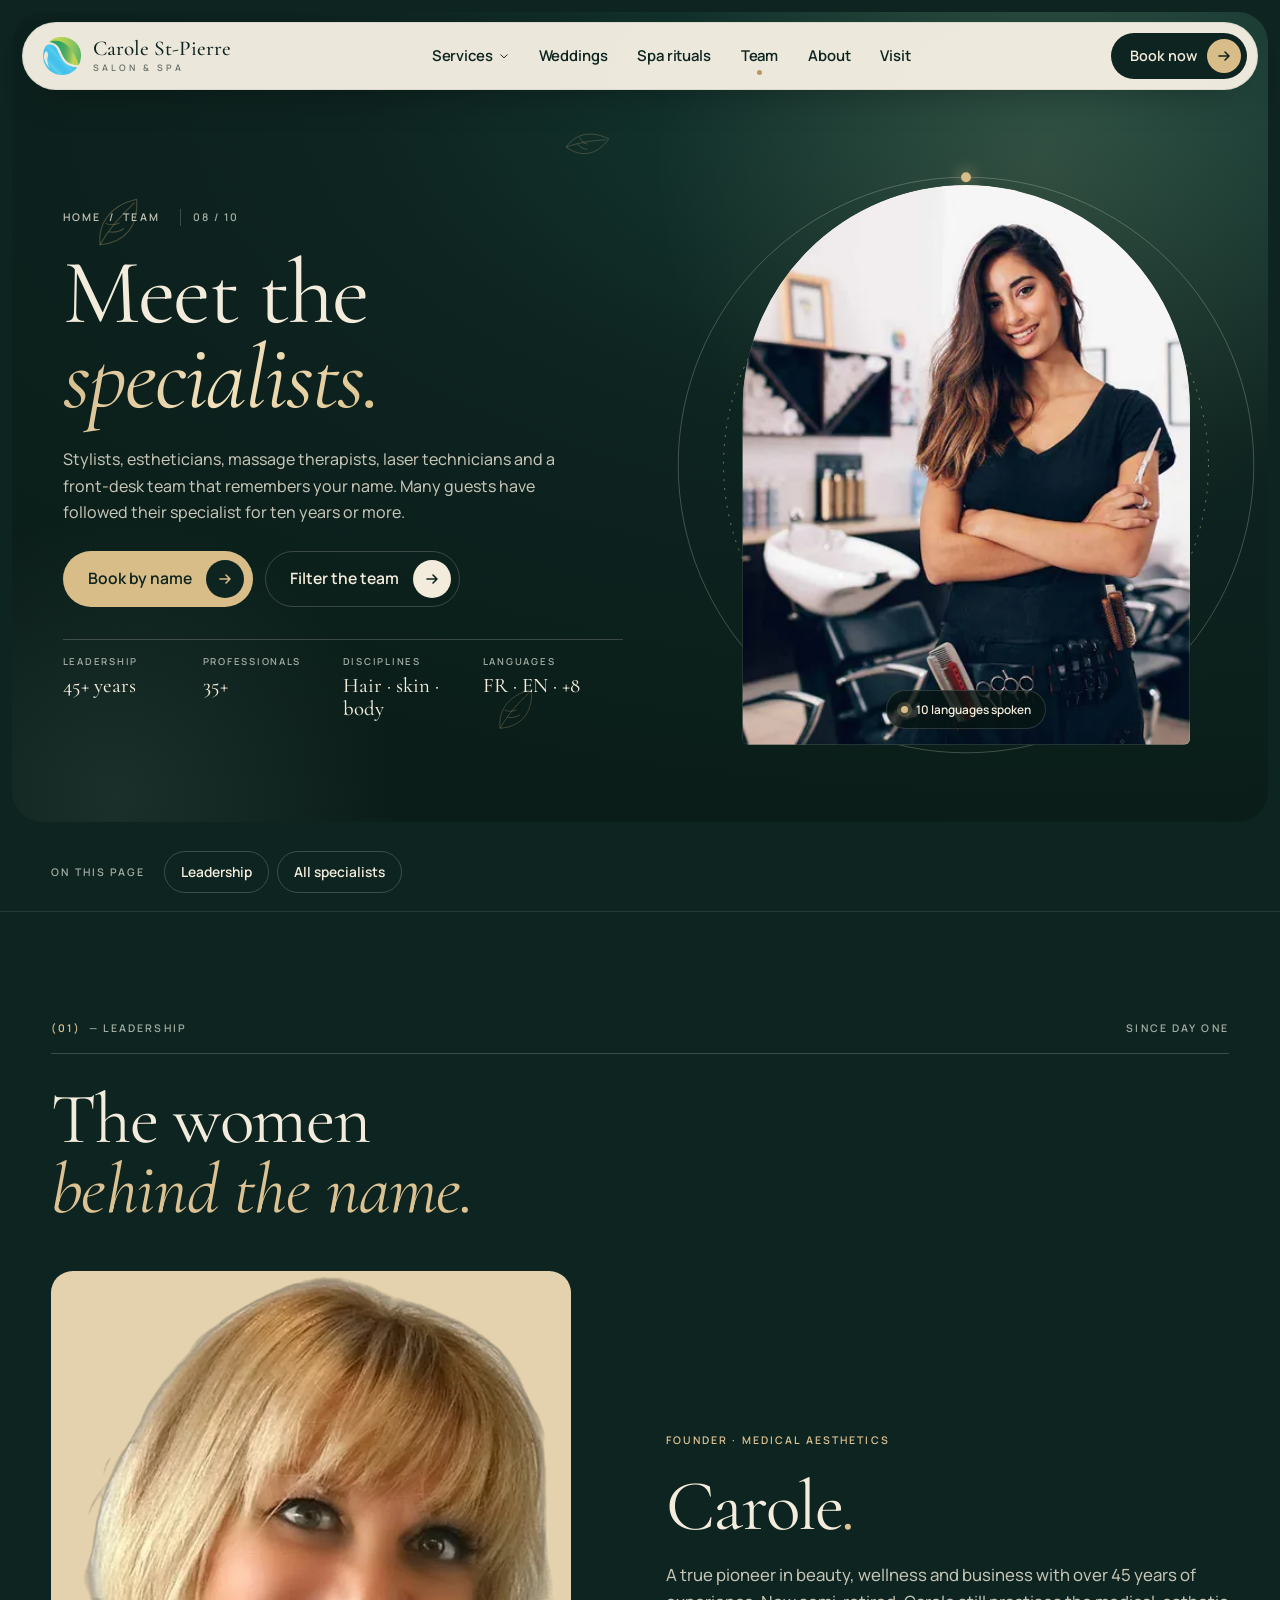
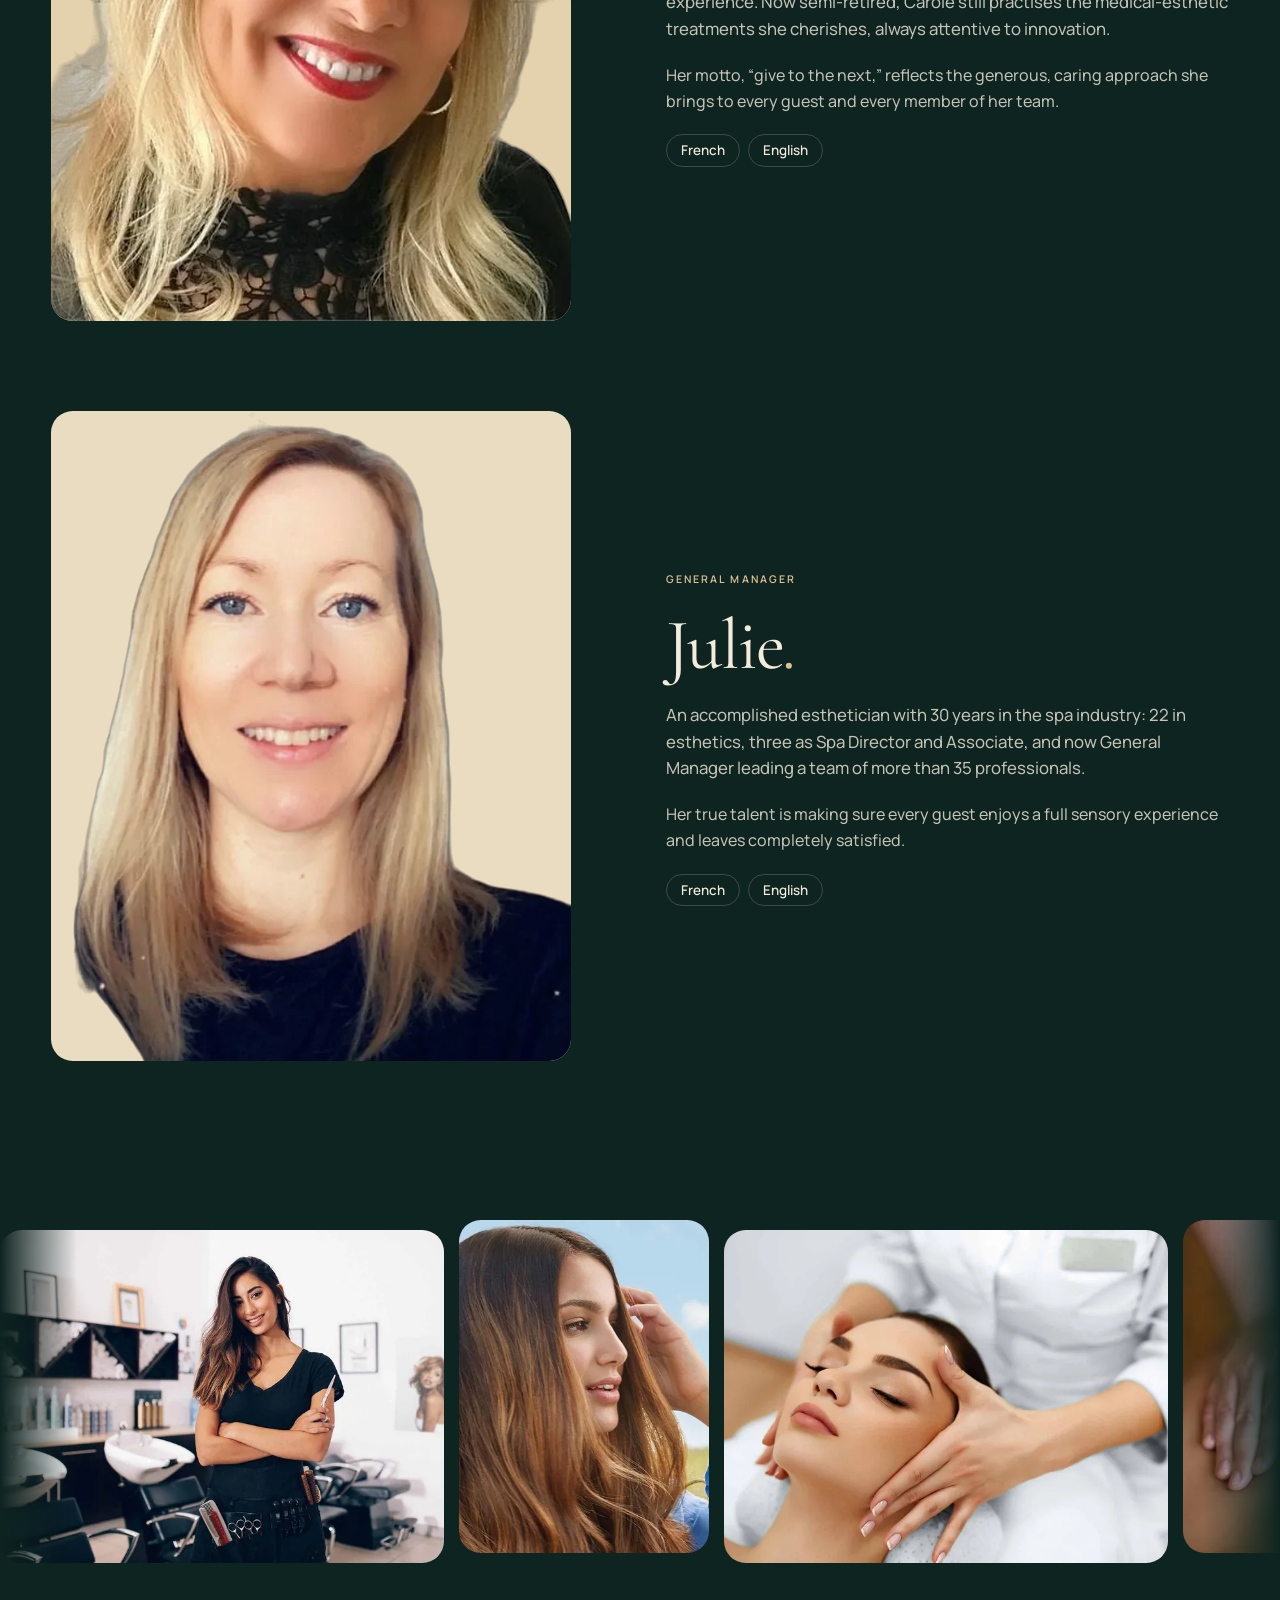
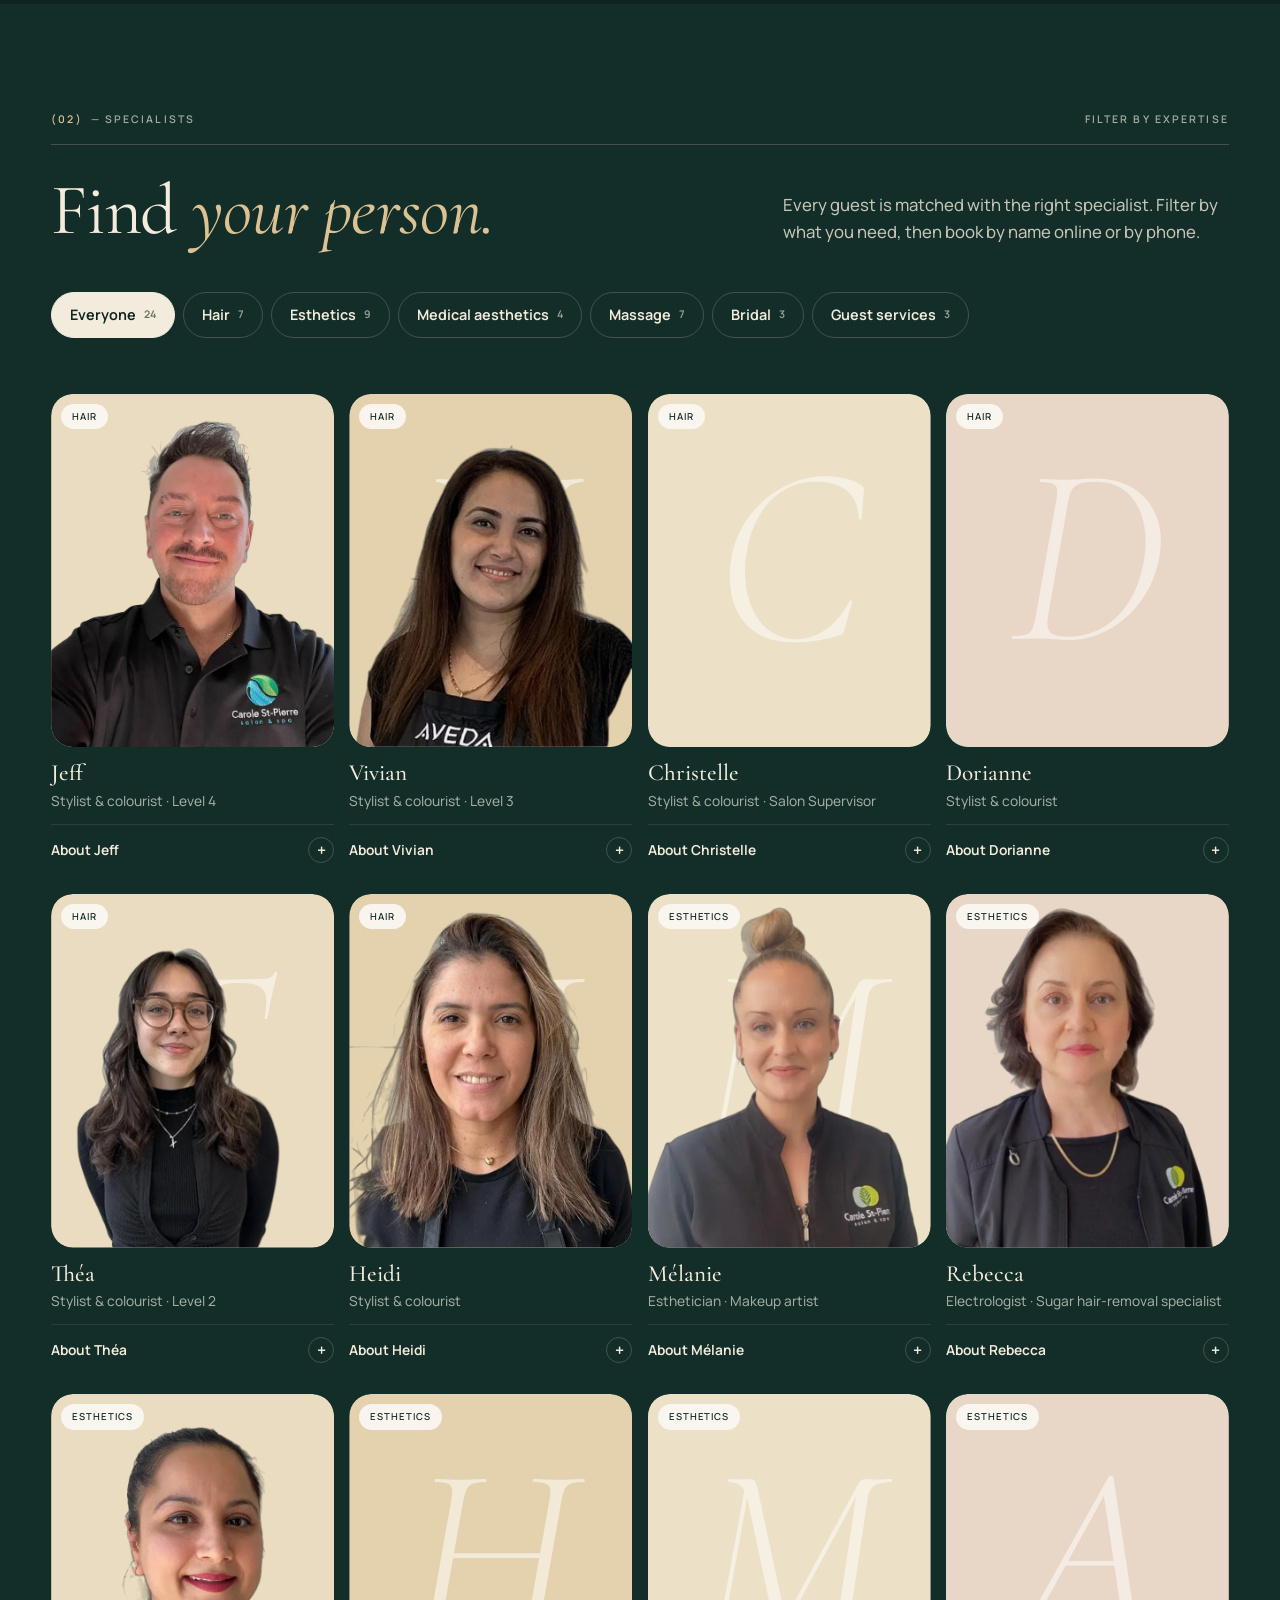
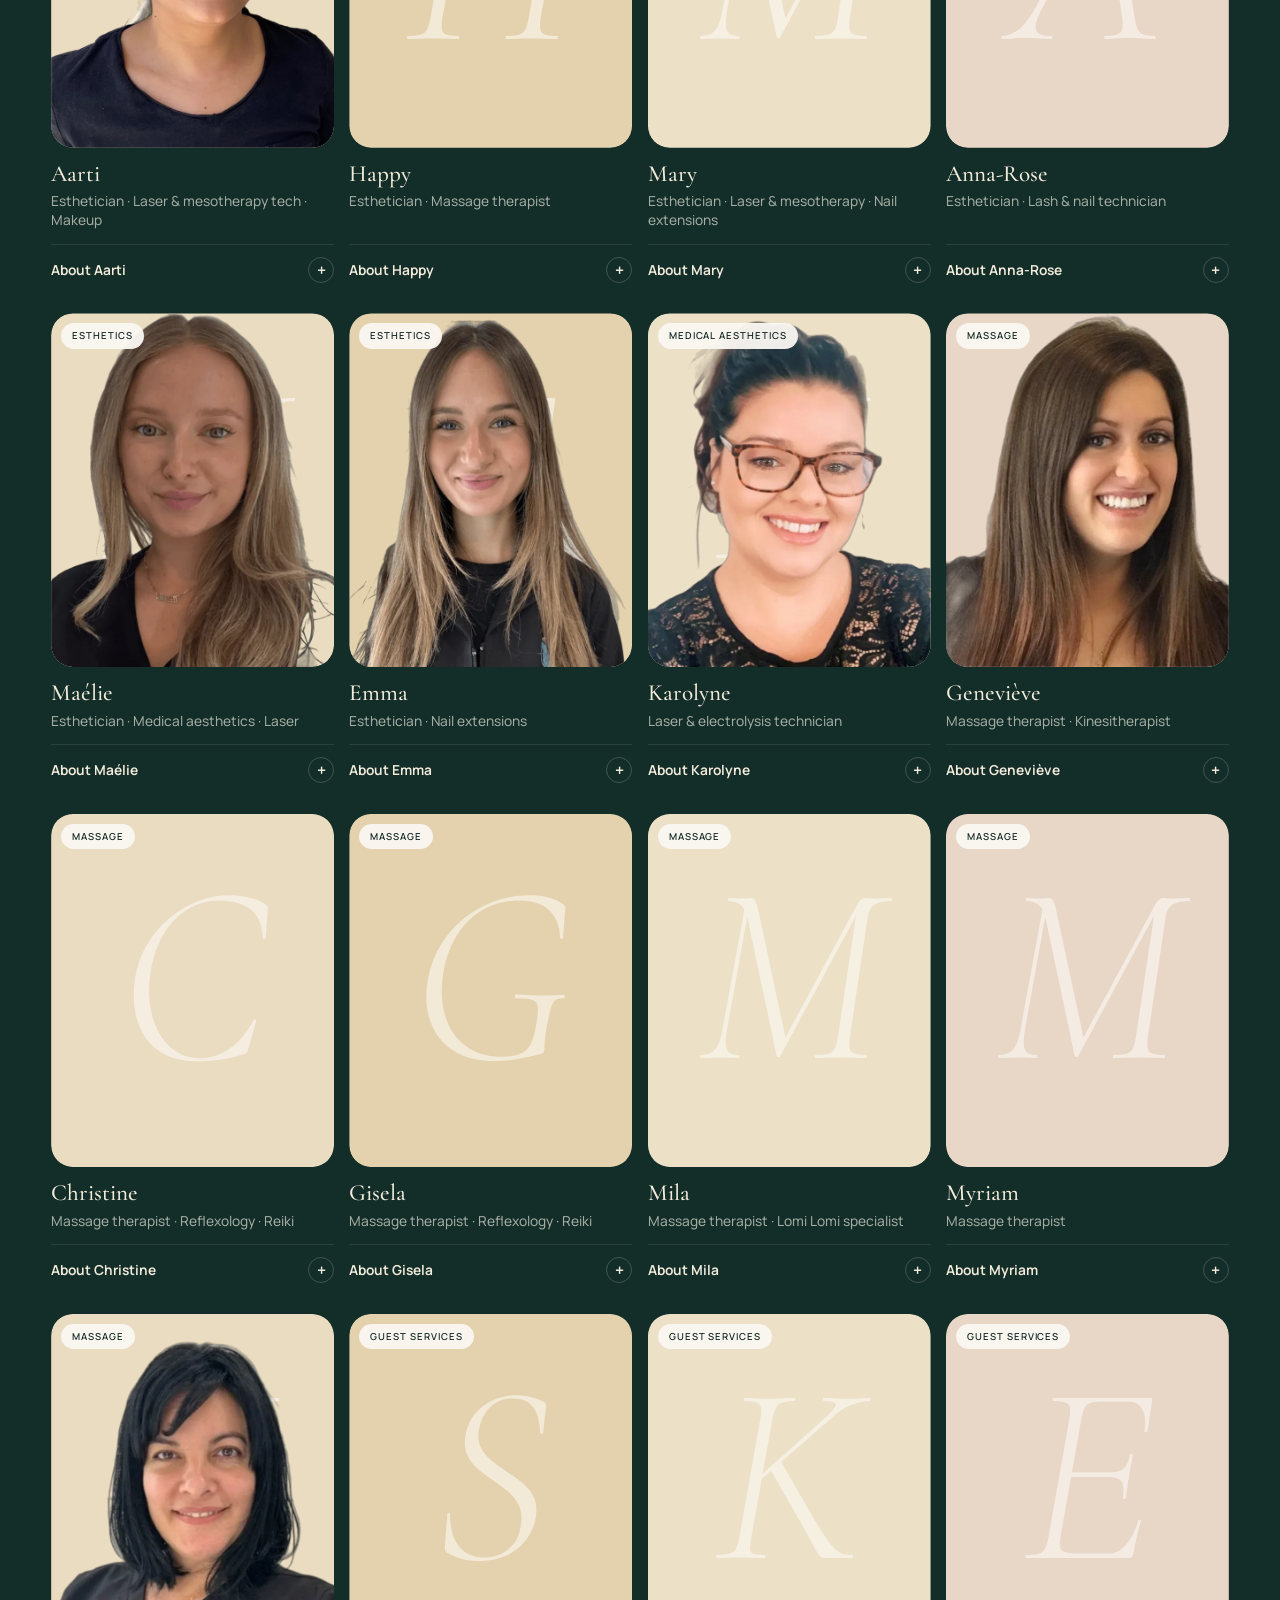
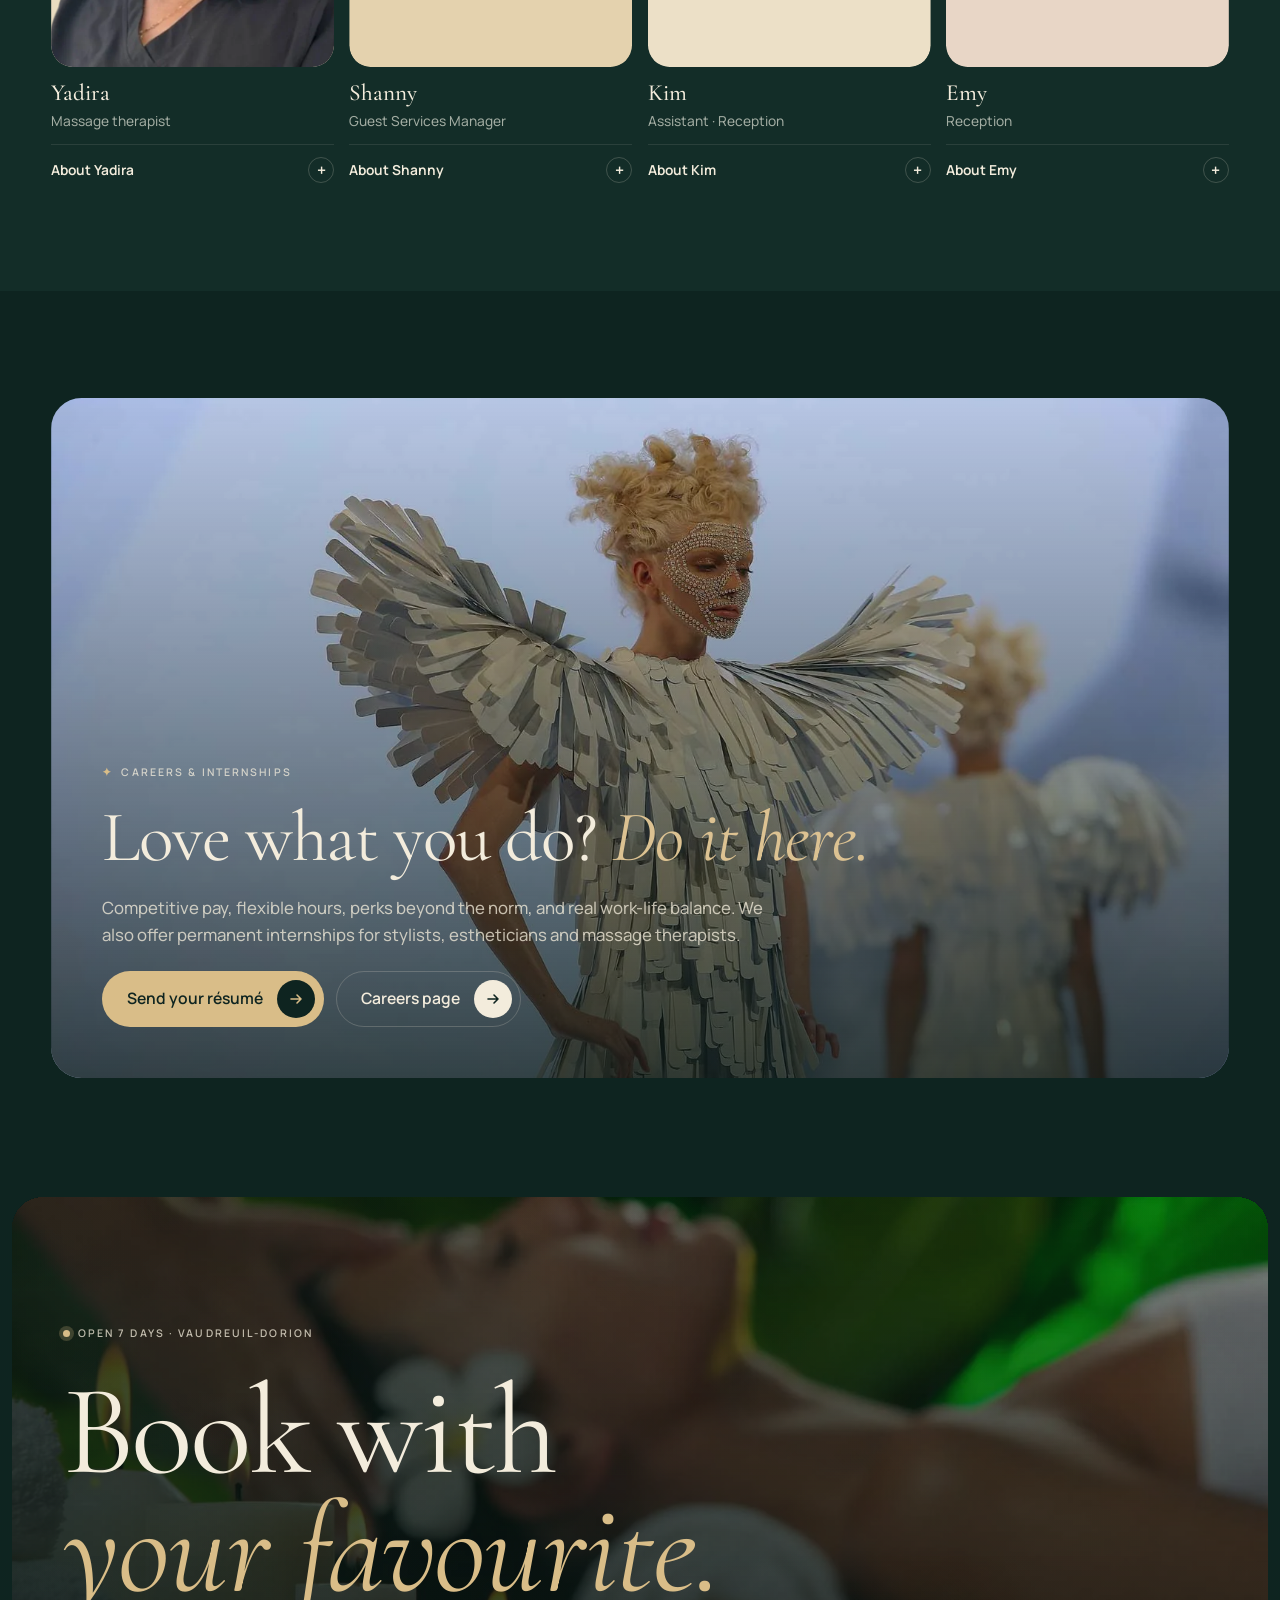
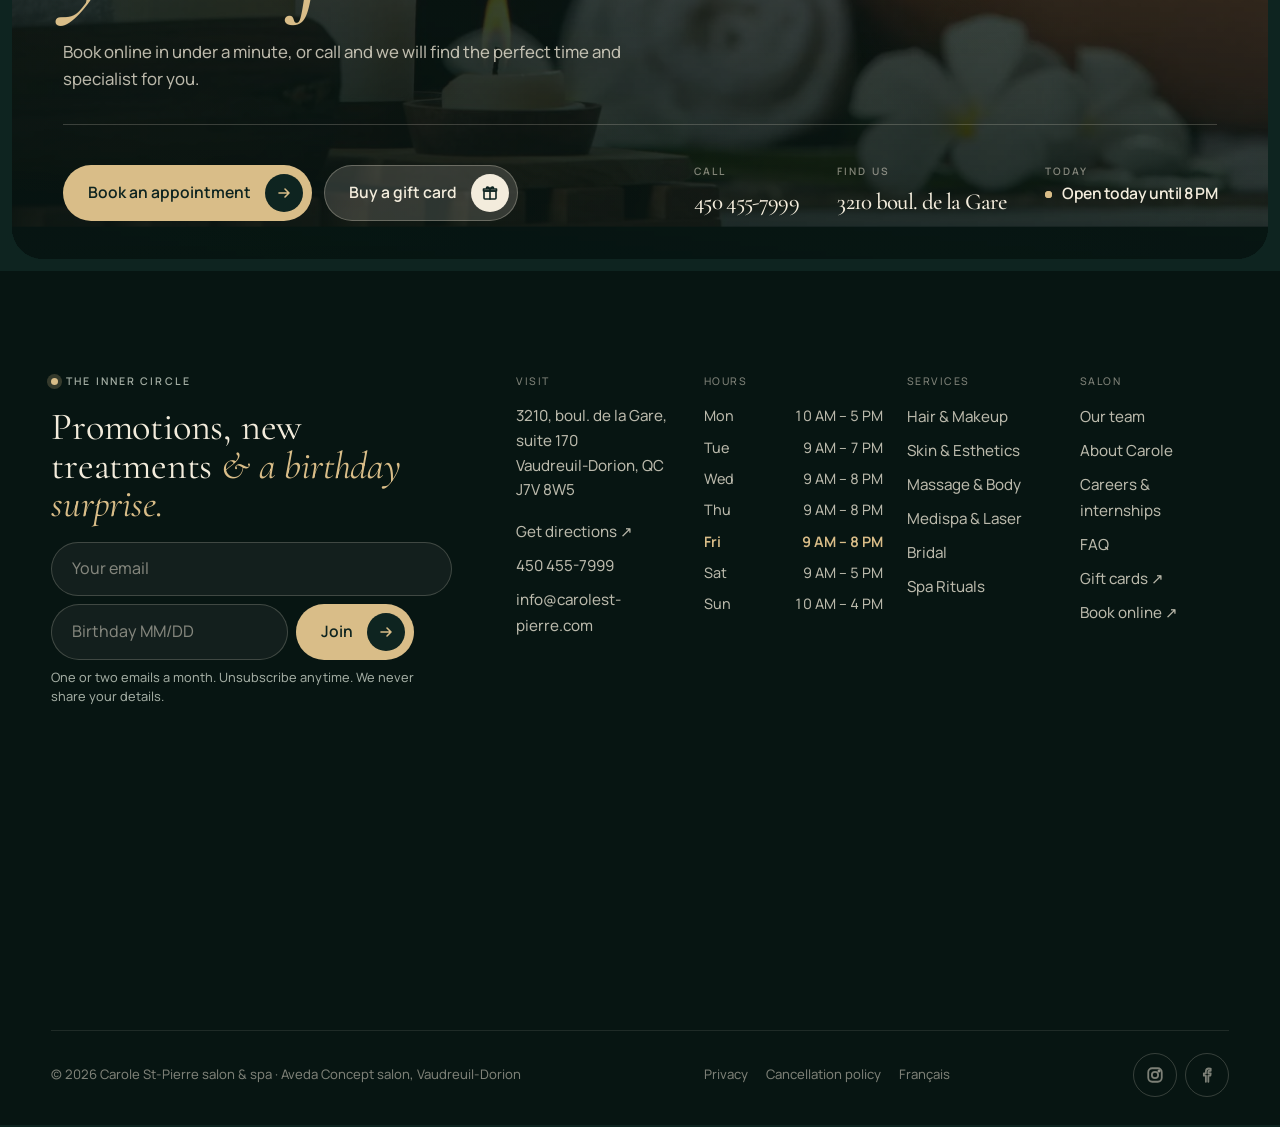
<file: team.html>
<!doctype html>
<html lang="en" class="no-js">
<head>
<meta charset="utf-8">
<meta name="viewport" content="width=device-width, initial-scale=1, viewport-fit=cover">
<title>Our Team | Stylists, Estheticians &amp; Massage Therapists | Carole St-Pierre salon &amp; spa</title>
<meta name="description" content="Meet the 35+ specialists of Carole St-Pierre salon &amp; spa in Vaudreuil-Dorion: Aveda stylists and colourists, estheticians, laser technicians and massage therapists.">
<link rel="canonical" href="https://www.carolest-pierre.com/team.html">
<meta name="theme-color" content="#0e2420">
<meta property="og:type" content="website">
<meta property="og:title" content="Our Team | Stylists, Estheticians &amp; Massage Therapists | Carole St-Pierre salon &amp; spa">
<meta property="og:description" content="Meet the 35+ specialists of Carole St-Pierre salon &amp; spa in Vaudreuil-Dorion: Aveda stylists and colourists, estheticians, laser technicians and massage therapists.">
<meta property="og:image" content="https://www.carolest-pierre.com/assets/img/ritual-scalp.webp">
<meta property="og:locale" content="en_CA">
<meta name="twitter:card" content="summary_large_image">
<link rel="icon" href="favicon.png" type="image/png">
<link rel="apple-touch-icon" href="apple-touch-icon.png">
<link rel="preload" href="assets/fonts/manrope-normal-latin.woff2" as="font" type="font/woff2" crossorigin>
<link rel="preload" href="assets/fonts/cormorant-garamond-normal-latin.woff2" as="font" type="font/woff2" crossorigin>
<link rel="preload" href="assets/fonts/cormorant-garamond-italic-latin.woff2" as="font" type="font/woff2" crossorigin>
<link rel="stylesheet" href="assets/css/fonts.css?v=28b0ab2d">
<link rel="stylesheet" href="assets/css/main.css?v=dfe1f55d">
<script>document.documentElement.classList.replace("no-js","js");if("scrollRestoration"in history)history.scrollRestoration="manual";try{if(sessionStorage.getItem("csp-pt")==="1"&&!matchMedia("(prefers-reduced-motion: reduce)").matches)document.documentElement.classList.add("pt-enter")}catch(e){}</script>
<script type="application/ld+json">{"@context": "https://schema.org", "@type": ["BeautySalon", "DaySpa", "HairSalon"], "name": "Carole St-Pierre salon & spa", "url": "https://www.carolest-pierre.com", "telephone": "+1-450-455-7999", "email": "info@carolest-pierre.com", "image": "https://www.carolest-pierre.com/assets/img/ritual-scalp.webp", "logo": "https://www.carolest-pierre.com/assets/img/logo-mark.png", "priceRange": "$$", "address": {"@type": "PostalAddress", "streetAddress": "3210 boul. de la Gare, suite 170", "addressLocality": "Vaudreuil-Dorion", "addressRegion": "QC", "postalCode": "J7V 8W5", "addressCountry": "CA"}, "openingHoursSpecification": [{"@type": "OpeningHoursSpecification", "dayOfWeek": "Monday", "opens": "10:00", "closes": "17:00"}, {"@type": "OpeningHoursSpecification", "dayOfWeek": "Tuesday", "opens": "09:00", "closes": "19:00"}, {"@type": "OpeningHoursSpecification", "dayOfWeek": "Wednesday", "opens": "09:00", "closes": "20:00"}, {"@type": "OpeningHoursSpecification", "dayOfWeek": "Thursday", "opens": "09:00", "closes": "20:00"}, {"@type": "OpeningHoursSpecification", "dayOfWeek": "Friday", "opens": "09:00", "closes": "20:00"}, {"@type": "OpeningHoursSpecification", "dayOfWeek": "Saturday", "opens": "09:00", "closes": "17:00"}, {"@type": "OpeningHoursSpecification", "dayOfWeek": "Sunday", "opens": "10:00", "closes": "16:00"}], "sameAs": ["https://www.instagram.com/carolestpierre.salonspa/", "https://www.facebook.com/profile.php?id=61553709430803"], "founder": {"@type": "Person", "name": "Carole St-Pierre"}}</script>
<script type="speculationrules">{"prefetch":[{"where":{"and":[{"selector_matches":"a[href$='.html'], a[href*='.html#']"},{"not":{"selector_matches":"[target=_blank]"}}]},"eagerness":"moderate"}]}</script>
<script src="assets/vendor/gsap.min.js" defer></script>
<script src="assets/vendor/ScrollTrigger.min.js" defer></script>
<script src="assets/js/config.js?v=45bf815a" defer></script>
<script src="assets/js/main.js?v=cb406834" defer></script>
</head>
<body>
<a class="skip-link" href="#main">Skip to content</a>
<div class="pt" aria-hidden="true"><div class="pt-in"><img src="assets/img/logo-mark.png" alt="" width="52" height="52"><p class="pt-name">Carole St-Pierre</p><p class="pt-to"><span data-pt-to>The team</span></p><span class="pt-line"><b></b></span></div></div>

<header class="site-header" data-tone="dark">
  <nav class="nav-bar" aria-label="Main">
    <a class="brand" href="index.html" aria-label="Carole St-Pierre salon &amp; spa, home">
      <img src="assets/img/logo-mark.png" width="38" height="38" alt="">
      <span class="brand-text"><span class="brand-name">Carole St-Pierre</span><span class="brand-sub">salon &amp; spa</span></span>
    </a>
    <ul class="nav-links" role="list">
      <li class="has-drop"><button type="button" aria-expanded="false" aria-haspopup="true">Services <svg class="" viewBox="0 0 16 16" fill="none" stroke="currentColor" stroke-width="1.6" stroke-linecap="round" stroke-linejoin="round" aria-hidden="true"><path d="m3 6 5 5 5-5"/></svg></button>
        <ul class="drop" role="list"><li><a href="hair.html"><img src="assets/img/aveda-bob.webp" width="500" height="633" alt="" loading="lazy" decoding="async"><div><strong>Hair &amp; Makeup</strong><span>Aveda cuts, colour, treatments</span></div></a></li><li><a href="skin.html"><img src="assets/img/facial-white.webp" srcset="assets/img/facial-white-800.webp 800w, assets/img/facial-white.webp 1200w" sizes="64px" width="1200" height="1600" alt="" loading="lazy" decoding="async"><div><strong>Skin &amp; Esthetics</strong><span>Facials, nails, lashes, waxing</span></div></a></li><li><a href="massage.html"><img src="assets/img/massage-hands.webp" srcset="assets/img/massage-hands-800.webp 800w, assets/img/massage-hands.webp 1024w" sizes="64px" width="1024" height="512" alt="" loading="lazy" decoding="async"><div><strong>Massage &amp; Body</strong><span>15+ techniques, wraps, balneo</span></div></a></li><li><a href="medispa.html"><img src="assets/img/laser.webp" srcset="assets/img/laser-800.webp 800w, assets/img/laser.webp 1600w" sizes="64px" width="1600" height="1067" alt="" loading="lazy" decoding="async"><div><strong>Medispa &amp; Laser</strong><span>Laser, mesotherapy, peels</span></div></a></li><li><a href="weddings.html"><img src="assets/img/bridal-updo.webp" width="600" height="890" alt="" loading="lazy" decoding="async"><div><strong>Bridal</strong><span>Trials, parties, on-location</span></div></a></li><li><a href="rituals.html"><img src="assets/img/hot-stones.webp" srcset="assets/img/hot-stones-800.webp 800w, assets/img/hot-stones.webp 1600w" sizes="64px" width="1600" height="1067" alt="" loading="lazy" decoding="async"><div><strong>Spa Rituals</strong><span>Half-day &amp; full-day packages</span></div></a></li>
          <li class="drop-foot"><span class="muted">100+ treatments, open 7 days</span><a href="https://carolestpierre.zenoti.com/webstoreNew/services" target="_blank" rel="noopener">Book online →</a></li>
        </ul>
      </li>
      <li><a href="weddings.html">Weddings</a></li><li><a href="rituals.html">Spa rituals</a></li><li><a href="team.html" aria-current=page>Team</a></li><li><a href="about.html">About</a></li><li><a href="visit.html">Visit</a></li>
    </ul>
    <div class="nav-actions">
      <a class="nav-phone" href="tel:+14504557999">450 455-7999</a>
      <span class="nav-book"><a class="btn btn--lime btn--sm" href="https://carolestpierre.zenoti.com/webstoreNew/services" target="_blank" rel="noopener">Book now <span class="ic"><svg class="" viewBox="0 0 16 16" fill="none" stroke="currentColor" stroke-width="1.6" stroke-linecap="round" stroke-linejoin="round" aria-hidden="true"><path d="M3 8h10M9 4l4 4-4 4"/></svg></span></a><a class="nav-book-sm" href="https://carolestpierre.zenoti.com/webstoreNew/services" target="_blank" rel="noopener">Book</a></span>
      <button class="menu-toggle" type="button" aria-expanded="false" aria-controls="menu">Menu <span class="bars"><i></i><i></i></span></button>
    </div>
  </nav>
</header>
<div class="menu" id="menu" aria-hidden="true" role="dialog" aria-modal="true" aria-label="Site menu">
  <div class="menu-top">
    <a class="brand" href="index.html"><img src="assets/img/logo-mark.png" width="38" height="38" alt=""><span class="brand-text"><span class="brand-name">Carole St-Pierre</span><span class="brand-sub">salon &amp; spa</span></span></a>
    <button class="menu-close" type="button" aria-label="Close menu"><svg class="" viewBox="0 0 16 16" fill="none" stroke="currentColor" stroke-width="1.6" stroke-linecap="round" stroke-linejoin="round" aria-hidden="true"><path d="m4 4 8 8M12 4l-8 8"/></svg></button>
  </div>
  <div class="menu-body">
    <nav class="menu-list" aria-label="Menu">
      <div class="menu-item menu-acc">
        <button type="button" class="menu-link" aria-expanded="false" aria-controls="menu-services"><span>Services</span><span class="menu-plus" aria-hidden="true"></span></button>
        <div class="menu-acc-panel" id="menu-services"><ul role="list"><li><a href="hair.html"><span>Hair &amp; Makeup</span><small>Aveda cuts, colour, treatments</small></a></li><li><a href="skin.html"><span>Skin &amp; Esthetics</span><small>Facials, nails, lashes, waxing</small></a></li><li><a href="massage.html"><span>Massage &amp; Body</span><small>15+ techniques, wraps, balneo</small></a></li><li><a href="medispa.html"><span>Medispa &amp; Laser</span><small>Laser, mesotherapy, peels</small></a></li></ul></div>
      </div>
      <div class="menu-item"><a class="menu-link" href="weddings.html"><span>Weddings</span><svg class="" viewBox="0 0 16 16" fill="none" stroke="currentColor" stroke-width="1.6" stroke-linecap="round" stroke-linejoin="round" aria-hidden="true"><path d="M3 8h10M9 4l4 4-4 4"/></svg></a></div><div class="menu-item"><a class="menu-link" href="rituals.html"><span>Spa rituals</span><svg class="" viewBox="0 0 16 16" fill="none" stroke="currentColor" stroke-width="1.6" stroke-linecap="round" stroke-linejoin="round" aria-hidden="true"><path d="M3 8h10M9 4l4 4-4 4"/></svg></a></div><div class="menu-item"><a class="menu-link" href="team.html" aria-current=page><span>The team</span><svg class="" viewBox="0 0 16 16" fill="none" stroke="currentColor" stroke-width="1.6" stroke-linecap="round" stroke-linejoin="round" aria-hidden="true"><path d="M3 8h10M9 4l4 4-4 4"/></svg></a></div><div class="menu-item"><a class="menu-link" href="about.html"><span>About Carole</span><svg class="" viewBox="0 0 16 16" fill="none" stroke="currentColor" stroke-width="1.6" stroke-linecap="round" stroke-linejoin="round" aria-hidden="true"><path d="M3 8h10M9 4l4 4-4 4"/></svg></a></div><div class="menu-item"><a class="menu-link" href="visit.html"><span>Visit &amp; FAQ</span><svg class="" viewBox="0 0 16 16" fill="none" stroke="currentColor" stroke-width="1.6" stroke-linecap="round" stroke-linejoin="round" aria-hidden="true"><path d="M3 8h10M9 4l4 4-4 4"/></svg></a></div>
    </nav>
    <div class="menu-foot">
      <a class="btn btn--lime" href="https://carolestpierre.zenoti.com/webstoreNew/services" target="_blank" rel="noopener">Book an appointment <span class="ic"><svg class="" viewBox="0 0 16 16" fill="none" stroke="currentColor" stroke-width="1.6" stroke-linecap="round" stroke-linejoin="round" aria-hidden="true"><path d="M3 8h10M9 4l4 4-4 4"/></svg></span></a>
      <div class="menu-meta"><a href="tel:+14504557999"><svg class="" viewBox="0 0 16 16" fill="none" stroke="currentColor" stroke-width="1.6" stroke-linecap="round" stroke-linejoin="round" aria-hidden="true"><path d="M5.5 2.5 3 3c-.5 4.5 4.5 10.5 10 10l.5-2.5-3-1.5-1.5 1.5C7 9.5 6.5 9 5.5 7l1.5-1.5z"/></svg> 450 455-7999</a><span class="status" data-open-status="short"></span></div>
    </div>
  </div>
</div>
<main id="main">
<section class="frame hx hx--page grain">
  <div class="hx-bg" aria-hidden="true"><span class="hx-glow hx-glow--a"></span><span class="hx-glow hx-glow--b"></span><svg class="leaf leaf--1" viewBox="0 0 50 50" fill="none" stroke="currentColor" stroke-width="1" aria-hidden="true"><path d="M12 46C10 28 20 10 46 4c2 24-10 40-34 42Z"/><path d="M12 46C20 32 30 20 44 7"/><path d="M20 34c5 1 10 0 14-3M17 26c3 2 9 2 13 0"/></svg><svg class="leaf leaf--2" viewBox="0 0 50 50" fill="none" stroke="currentColor" stroke-width="1" aria-hidden="true"><path d="M12 46C10 28 20 10 46 4c2 24-10 40-34 42Z"/><path d="M12 46C20 32 30 20 44 7"/><path d="M20 34c5 1 10 0 14-3M17 26c3 2 9 2 13 0"/></svg><svg class="leaf leaf--3" viewBox="0 0 50 50" fill="none" stroke="currentColor" stroke-width="1" aria-hidden="true"><path d="M12 46C10 28 20 10 46 4c2 24-10 40-34 42Z"/><path d="M12 46C20 32 30 20 44 7"/><path d="M20 34c5 1 10 0 14-3M17 26c3 2 9 2 13 0"/></svg><svg class="leaf leaf--4" viewBox="0 0 50 50" fill="none" stroke="currentColor" stroke-width="1" aria-hidden="true"><path d="M12 46C10 28 20 10 46 4c2 24-10 40-34 42Z"/><path d="M12 46C20 32 30 20 44 7"/><path d="M20 34c5 1 10 0 14-3M17 26c3 2 9 2 13 0"/></svg></div>
  <div class="hx-inner">
    <div class="hx-copy">
      <div class="crumbs" data-reveal="fade"><a href="index.html">Home</a><span>/</span><span>Team</span><span class="crumbs-no">08 / 10</span></div>
      <h1 class="hx-title" data-split><span class="ln">Meet the</span><span class="ln"><em>specialists.</em></span></h1>
      <p class="hx-lead" data-reveal style="--d:.45s">Stylists, estheticians, massage therapists, laser technicians and a front-desk team that remembers your name. Many guests have followed their specialist for ten years or more.</p>
      <div data-reveal style="--d:.55s"><div class="btn-row"><a class="btn btn--lime" href="https://carolestpierre.zenoti.com/webstoreNew/services" target="_blank" rel="noopener">Book by name <span class="ic"><svg class="" viewBox="0 0 16 16" fill="none" stroke="currentColor" stroke-width="1.6" stroke-linecap="round" stroke-linejoin="round" aria-hidden="true"><path d="M3 8h10M9 4l4 4-4 4"/></svg></span></a><a class="btn btn--ghost" href="#specialists">Filter the team <span class="ic"><svg class="" viewBox="0 0 16 16" fill="none" stroke="currentColor" stroke-width="1.6" stroke-linecap="round" stroke-linejoin="round" aria-hidden="true"><path d="M3 8h10M9 4l4 4-4 4"/></svg></span></a></div></div>
      <dl class="hx-facts" data-reveal style="--d:.65s"><div><dt>Leadership</dt><dd>45+ years</dd></div><div><dt>Professionals</dt><dd>35+</dd></div><div><dt>Disciplines</dt><dd>Hair · skin · body</dd></div><div><dt>Languages</dt><dd>FR · EN · +8</dd></div></dl>
    </div>
    <div class="hx-art" data-hx-art>
      <div class="hx-rings" aria-hidden="true"><svg viewBox="0 0 600 600"><circle class="r1" cx="300" cy="300" r="292"/><circle class="r3" cx="300" cy="300" r="200"/></svg><svg class="hx-spin hx-spin--r2" viewBox="0 0 600 600"><circle class="r2" cx="300" cy="300" r="246"/></svg><svg class="hx-spin hx-spin--orbit" viewBox="0 0 600 600"><g class="orbit"><circle cx="300" cy="8" r="5"/></g></svg></div>
      <div class="hx-arch" data-depth="-10"><figure class="hx-slide is-active"><img src="assets/img/salon-floor.webp" srcset="assets/img/salon-floor-800.webp 800w, assets/img/salon-floor.webp 1600w" sizes="(min-width: 1000px) 34vw, 78vw" width="1600" height="1021" alt="A stylist in the Carole St-Pierre hair studio" fetchpriority="high" style="object-position:50% 50%"></figure>
        <span class="hx-cap"><span class="dot"></span> 10 languages spoken</span></div>
    </div>
  </div>
</section>
<nav class="jumpbar" aria-label="On this page"><div class="container jumpbar-in"><span class="eyebrow">On this page</span><a href="#leadership">Leadership</a><a href="#specialists">All specialists</a></div></nav>
<section class="section" id="leadership">
  <div class="container">
    <div class="sec-head">
  <div class="sec-rule" data-reveal="fade"><span class="eyebrow"><span class="num">(01)</span> — Leadership</span><span class="eyebrow hide-sm">Since day one</span></div>
  <div class="sec-title"><h2 class="h2" data-split>The women <em class='accent'>behind the name.</em></h2></div>
</div>
    <div class="stack" style="--stack:clamp(56px,7vw,112px)"><article class="split split--center" id="carole" style="gap:clamp(24px,4vw,64px)" data-reveal>
  <figure class="lead-portrait" data-initial="C"><img src="assets/img/cut/team-carole.webp" width="640" height="800" alt="Portrait of Carole" loading="lazy" decoding="async"></figure>
  <div class="stack" style="--stack:20px">
    <span class="eyebrow"><span class="num">Founder · Medical aesthetics</span></span>
    <h3 class="h2">Carole<em class="accent">.</em></h3>
    <p class="lead">A true pioneer in beauty, wellness and business with over 45 years of experience. Now semi-retired, Carole still practises the medical-esthetic treatments she cherishes, always attentive to innovation.</p>
    <p class="prose">Her motto, “give to the next,” reflects the generous, caring approach she brings to every guest and every member of her team.</p>
    <div class="chips"><span class="chip">French</span><span class="chip">English</span></div>
  </div>
</article><article class="split split--center" id="julie" style="gap:clamp(24px,4vw,64px)" data-reveal>
  <figure class="lead-portrait" data-initial="J"><img src="assets/img/cut/team-julie.webp" width="640" height="800" alt="Portrait of Julie" loading="lazy" decoding="async"></figure>
  <div class="stack" style="--stack:20px">
    <span class="eyebrow"><span class="num">General Manager</span></span>
    <h3 class="h2">Julie<em class="accent">.</em></h3>
    <p class="lead">An accomplished esthetician with 30 years in the spa industry: 22 in esthetics, three as Spa Director and Associate, and now General Manager leading a team of more than 35 professionals.</p>
    <p class="prose">Her true talent is making sure every guest enjoys a full sensory experience and leaves completely satisfied.</p>
    <div class="chips"><span class="chip">French</span><span class="chip">English</span></div>
  </div>
</article></div>
  </div>
</section>
<section class="ribbon" aria-hidden="true">
  <div class="ribbon-track"><figure class="rb rb--w"><img src="assets/img/salon-floor.webp" srcset="assets/img/salon-floor-800.webp 800w, assets/img/salon-floor.webp 1600w" sizes="40vw" width="1600" height="1021" alt="" loading="lazy" decoding="async"></figure><figure class="rb rb--t"><img src="assets/img/hair-styling.webp" srcset="assets/img/hair-styling-800.webp 800w, assets/img/hair-styling.webp 1700w" sizes="40vw" width="1700" height="1107" alt="" loading="lazy" decoding="async"></figure><figure class="rb rb--w"><img src="assets/img/facial-hands.webp" srcset="assets/img/facial-hands-800.webp 800w, assets/img/facial-hands.webp 1600w" sizes="40vw" width="1600" height="1067" alt="" loading="lazy" decoding="async"></figure><figure class="rb rb--w"><img src="assets/img/massage-hands.webp" srcset="assets/img/massage-hands-800.webp 800w, assets/img/massage-hands.webp 1024w" sizes="40vw" width="1024" height="512" alt="" loading="lazy" decoding="async"></figure><figure class="rb rb--t"><img src="assets/img/lashes.webp" srcset="assets/img/lashes-800.webp 800w, assets/img/lashes.webp 1359w" sizes="40vw" width="1359" height="1855" alt="" loading="lazy" decoding="async"></figure><figure class="rb rb--w"><img src="assets/img/nails.webp" srcset="assets/img/nails-800.webp 800w, assets/img/nails.webp 1600w" sizes="40vw" width="1600" height="1111" alt="" loading="lazy" decoding="async"></figure><figure class="rb rb--w"><img src="assets/img/salon-reception.webp" srcset="assets/img/salon-reception-800.webp 800w, assets/img/salon-reception.webp 1600w" sizes="40vw" width="1600" height="1067" alt="" loading="lazy" decoding="async"></figure><figure class="rb rb--t"><img src="assets/img/laser.webp" srcset="assets/img/laser-800.webp 800w, assets/img/laser.webp 1600w" sizes="40vw" width="1600" height="1067" alt="" loading="lazy" decoding="async"></figure><figure class="rb rb--w"><img src="assets/img/salon-floor.webp" srcset="assets/img/salon-floor-800.webp 800w, assets/img/salon-floor.webp 1600w" sizes="40vw" width="1600" height="1021" alt="" loading="lazy" decoding="async"></figure><figure class="rb rb--t"><img src="assets/img/hair-styling.webp" srcset="assets/img/hair-styling-800.webp 800w, assets/img/hair-styling.webp 1700w" sizes="40vw" width="1700" height="1107" alt="" loading="lazy" decoding="async"></figure><figure class="rb rb--w"><img src="assets/img/facial-hands.webp" srcset="assets/img/facial-hands-800.webp 800w, assets/img/facial-hands.webp 1600w" sizes="40vw" width="1600" height="1067" alt="" loading="lazy" decoding="async"></figure><figure class="rb rb--w"><img src="assets/img/massage-hands.webp" srcset="assets/img/massage-hands-800.webp 800w, assets/img/massage-hands.webp 1024w" sizes="40vw" width="1024" height="512" alt="" loading="lazy" decoding="async"></figure><figure class="rb rb--t"><img src="assets/img/lashes.webp" srcset="assets/img/lashes-800.webp 800w, assets/img/lashes.webp 1359w" sizes="40vw" width="1359" height="1855" alt="" loading="lazy" decoding="async"></figure><figure class="rb rb--w"><img src="assets/img/nails.webp" srcset="assets/img/nails-800.webp 800w, assets/img/nails.webp 1600w" sizes="40vw" width="1600" height="1111" alt="" loading="lazy" decoding="async"></figure><figure class="rb rb--w"><img src="assets/img/salon-reception.webp" srcset="assets/img/salon-reception-800.webp 800w, assets/img/salon-reception.webp 1600w" sizes="40vw" width="1600" height="1067" alt="" loading="lazy" decoding="async"></figure><figure class="rb rb--t"><img src="assets/img/laser.webp" srcset="assets/img/laser-800.webp 800w, assets/img/laser.webp 1600w" sizes="40vw" width="1600" height="1067" alt="" loading="lazy" decoding="async"></figure></div>
</section>
<section class="section is-paper2" id="specialists">
  <div class="container">
    <div class="sec-head">
  <div class="sec-rule" data-reveal="fade"><span class="eyebrow"><span class="num">(02)</span> — Specialists</span><span class="eyebrow hide-sm">Filter by expertise</span></div>
  <div class="sec-title"><h2 class="h2" data-split>Find <em class='accent'>your person.</em></h2><p class="lead" data-reveal>Every guest is matched with the right specialist. Filter by what you need, then book by name online or by phone.</p></div>
</div>
    <div class="filters" data-filter-group="team-grid" role="group" aria-label="Filter team" data-reveal><button type="button" data-filter="all" aria-pressed="true">Everyone <span class="c"></span></button><button type="button" data-filter="hair" aria-pressed="false">Hair <span class="c"></span></button><button type="button" data-filter="skin" aria-pressed="false">Esthetics <span class="c"></span></button><button type="button" data-filter="medi" aria-pressed="false">Medical aesthetics <span class="c"></span></button><button type="button" data-filter="massage" aria-pressed="false">Massage <span class="c"></span></button><button type="button" data-filter="bridal" aria-pressed="false">Bridal <span class="c"></span></button><button type="button" data-filter="guest" aria-pressed="false">Guest services <span class="c"></span></button></div>
    <div class="team-grid mt-l" id="team-grid"><article class="member" id="jeff" data-cat="hair" data-reveal>
  <figure data-initial="J"><img src="assets/img/cut/team-jeff.webp" width="640" height="800" alt="Portrait of Jeff" loading="lazy" decoding="async"><span class="chip">Hair</span></figure>
  <div><h3>Jeff</h3><p class="role">Stylist &amp; colourist · Level 4</p></div>
  <details><summary>About Jeff <span class="pm">+</span></summary>
    <p>Over 20 years of hairstyling and colour. Graduate of the Rolande St-Germain Academy (2003), first place in the Coupe &amp; Style competition. Loves modern, trend-forward cuts and bold, creative styles.</p><p><strong>Guests love:</strong> Welcoming, humorous and highly professional, with an exceptionally loyal clientele for both men&#x27;s and women&#x27;s cuts.</p>
    <div class="langs"><span>French</span><span>English</span></div>
  </details>
</article><article class="member" id="vivian" data-cat="hair" data-reveal>
  <figure data-initial="V"><img src="assets/img/cut/team-vivian.webp" width="640" height="800" alt="Portrait of Vivian" loading="lazy" decoding="async"><span class="chip">Hair</span></figure>
  <div><h3>Vivian</h3><p class="role">Stylist &amp; colourist · Level 3</p></div>
  <details><summary>About Vivian <span class="pm">+</span></summary>
    <p>A full range of hair services: women&#x27;s, men&#x27;s and teen cuts, blowouts, highlights and balayage, plus formal and updo styling.</p><p><strong>Guests love:</strong> Always cheerful and welcoming, with personalised advice to help you care for your new look at home.</p>
    <div class="langs"><span>French</span><span>English</span><span>Arabic</span></div>
  </details>
</article><article class="member" id="christelle" data-cat="hair bridal" data-reveal>
  <figure data-initial="C"><img src="assets/img/cut/team-christelle.webp" width="640" height="800" alt="Portrait of Christelle" loading="lazy" decoding="async"><span class="chip">Hair</span></figure>
  <div><h3>Christelle</h3><p class="role">Stylist &amp; colourist · Salon Supervisor</p></div>
  <details><summary>About Christelle <span class="pm">+</span></summary>
    <p>More than 15 years specialising in women&#x27;s hair: highlights, colour, colour correction, precision cuts, blowouts and formal updos.</p><p><strong>Guests love:</strong> Punctual, professional and attentive. Clients have followed her for a decade and more.</p>
    <div class="langs"><span>French</span><span>English</span></div>
  </details>
</article><article class="member" id="dorianne" data-cat="hair" data-reveal>
  <figure data-initial="D"><img src="assets/img/cut/team-dorianne.webp" width="640" height="800" alt="Portrait of Dorianne" loading="lazy" decoding="async"><span class="chip">Hair</span></figure>
  <div><h3>Dorianne</h3><p class="role">Stylist &amp; colourist</p></div>
  <details><summary>About Dorianne <span class="pm">+</span></summary>
    <p>Over 15 years of experience, especially known for blonde colouring and Babylights, the ultra-fine highlights that grow out beautifully.</p><p><strong>Guests love:</strong> Warm and gentle, she listens first and makes every visit relaxing.</p>
    <div class="langs"><span>French</span><span>English</span></div>
  </details>
</article><article class="member" id="thea" data-cat="hair" data-reveal>
  <figure data-initial="T"><img src="assets/img/cut/team-thea.webp" width="640" height="800" alt="Portrait of Théa" loading="lazy" decoding="async"><span class="chip">Hair</span></figure>
  <div><h3>Théa</h3><p class="role">Stylist &amp; colourist · Level 2</p></div>
  <details><summary>About Théa <span class="pm">+</span></summary>
    <p>Known for meticulous attention to detail and customised styles that reflect each guest&#x27;s personality.</p><p><strong>Guests love:</strong> A true artist with a warm, enthusiastic energy. Her guests write reviews about her, again and again.</p>
    <div class="langs"><span>French</span><span>English</span></div>
  </details>
</article><article class="member" id="heidi" data-cat="hair" data-reveal>
  <figure data-initial="H"><img src="assets/img/cut/team-heidi.webp" width="640" height="800" alt="Portrait of Heidi" loading="lazy" decoding="async"><span class="chip">Hair</span></figure>
  <div><h3>Heidi</h3><p class="role">Stylist &amp; colourist</p></div>
  <details><summary>About Heidi <span class="pm">+</span></summary>
    <p>Customised colour and cuts with meticulous attention to detail, tailored to each guest&#x27;s personality.</p><p><strong>Guests love:</strong> A warm, calm demeanour that makes every visit personal and relaxing.</p>
    <div class="langs"><span>French</span><span>Spanish</span></div>
  </details>
</article><article class="member" id="melanie" data-cat="skin bridal" data-reveal>
  <figure data-initial="M"><img src="assets/img/cut/team-melanie.webp" width="640" height="800" alt="Portrait of Mélanie" loading="lazy" decoding="async"><span class="chip">Esthetics</span></figure>
  <div><h3>Mélanie</h3><p class="role">Esthetician · Makeup artist</p></div>
  <details><summary>About Mélanie <span class="pm">+</span></summary>
    <p>Over 20 years of esthetics: manicures, pedicures, waxing, advanced and anti-aging facials, plus advanced training in medical-grade chemical peels.</p><p><strong>Guests love:</strong> Known at the spa as the “Queen of Waxing and Eyebrow Shaping” for her precision.</p>
    <div class="langs"><span>French</span><span>English</span></div>
  </details>
</article><article class="member" id="rebecca" data-cat="skin" data-reveal>
  <figure data-initial="R"><img src="assets/img/cut/team-rebecca.webp" width="640" height="800" alt="Portrait of Rebecca" loading="lazy" decoding="async"><span class="chip">Esthetics</span></figure>
  <div><h3>Rebecca</h3><p class="role">Electrologist · Sugar hair-removal specialist</p></div>
  <details><summary>About Rebecca <span class="pm">+</span></summary>
    <p>An esthetician for more than 20 years and part of the team since 2018, specialising in skincare, sugaring and electrolysis.</p><p><strong>Guests love:</strong> A calm, soothing presence and great conversation. Guests say she makes it painless.</p>
    <div class="langs"><span>French</span><span>English</span><span>German</span></div>
  </details>
</article><article class="member" id="aarti" data-cat="skin medi" data-reveal>
  <figure data-initial="A"><img src="assets/img/cut/team-aarti.webp" width="640" height="800" alt="Portrait of Aarti" loading="lazy" decoding="async"><span class="chip">Esthetics</span></figure>
  <div><h3>Aarti</h3><p class="role">Esthetician · Laser &amp; mesotherapy tech · Makeup</p></div>
  <details><summary>About Aarti <span class="pm">+</span></summary>
    <p>Waxing, laser hair removal, threading, advanced skincare, personalised facials, electrolysis, manicures and pedicures.</p><p><strong>Guests love:</strong> Always smiling and attentive, with expert advice so you look and feel radiant.</p>
    <div class="langs"><span>English</span><span>Punjabi</span><span>French (basic)</span></div>
  </details>
</article><article class="member" id="happy" data-cat="skin massage" data-reveal>
  <figure data-initial="H"><img src="assets/img/cut/team-happy.webp" width="640" height="800" alt="Portrait of Happy" loading="lazy" decoding="async"><span class="chip">Esthetics</span></figure>
  <div><h3>Happy</h3><p class="role">Esthetician · Massage therapist</p></div>
  <details><summary>About Happy <span class="pm">+</span></summary>
    <p>Manicures, pedicures and facials, plus massages offered exclusively for women.</p><p><strong>Guests love:</strong> Calm and passionate; every treatment is tailored to restore well-being and balance.</p>
    <div class="langs"><span>English</span><span>Punjabi</span><span>French (learning)</span></div>
  </details>
</article><article class="member" id="mary" data-cat="skin medi" data-reveal>
  <figure data-initial="M"><img src="assets/img/cut/team-mary.webp" width="640" height="800" alt="Portrait of Mary" loading="lazy" decoding="async"><span class="chip">Esthetics</span></figure>
  <div><h3>Mary</h3><p class="role">Esthetician · Laser &amp; mesotherapy · Nail extensions</p></div>
  <details><summary>About Mary <span class="pm">+</span></summary>
    <p>Advanced laser and mesotherapy treatments, plus nail services with a love of nail art.</p><p><strong>Guests love:</strong> Cheerful and upbeat with a sharp eye for detail.</p>
    <div class="langs"><span>French</span><span>English</span><span>Greek (partial)</span></div>
  </details>
</article><article class="member" id="anna-rose" data-cat="skin bridal" data-reveal>
  <figure data-initial="A"><img src="assets/img/cut/team-anna-rose.webp" width="640" height="800" alt="Portrait of Anna-Rose" loading="lazy" decoding="async"><span class="chip">Esthetics</span></figure>
  <div><h3>Anna-Rose</h3><p class="role">Esthetician · Lash &amp; nail technician</p></div>
  <details><summary>About Anna-Rose <span class="pm">+</span></summary>
    <p>Skin, elegant lash extensions and impeccably polished nails, all from one trusted pair of hands.</p><p><strong>Guests love:</strong> Guests who&#x27;ve tried lash techs all over the region say she&#x27;s the best.</p>
    <div class="langs"><span>French</span><span>English</span></div>
  </details>
</article><article class="member" id="maelie" data-cat="skin medi" data-reveal>
  <figure data-initial="M"><img src="assets/img/cut/team-maelie.webp" width="640" height="800" alt="Portrait of Maélie" loading="lazy" decoding="async"><span class="chip">Esthetics</span></figure>
  <div><h3>Maélie</h3><p class="role">Esthetician · Medical aesthetics · Laser</p></div>
  <details><summary>About Maélie <span class="pm">+</span></summary>
    <p>A full range of aesthetic services plus advanced medical-aesthetic treatments, combining expertise, safety and precision.</p><p><strong>Guests love:</strong> Her gentle approach and the time she takes to understand your needs.</p>
    <div class="langs"><span>French</span><span>English</span></div>
  </details>
</article><article class="member" id="emma" data-cat="skin" data-reveal>
  <figure data-initial="E"><img src="assets/img/cut/team-emma.webp" width="640" height="800" alt="Portrait of Emma" loading="lazy" decoding="async"><span class="chip">Esthetics</span></figure>
  <div><h3>Emma</h3><p class="role">Esthetician · Nail extensions</p></div>
  <details><summary>About Emma <span class="pm">+</span></summary>
    <p>Aesthetic services including American nail extensions and gel enhancements, delivered with precision.</p><p><strong>Guests love:</strong> Professional, punctual and committed to every detail.</p>
    <div class="langs"><span>French</span><span>English</span></div>
  </details>
</article><article class="member" id="karolyne" data-cat="medi" data-reveal>
  <figure data-initial="K"><img src="assets/img/cut/team-karolyne.webp" width="640" height="800" alt="Portrait of Karolyne" loading="lazy" decoding="async"><span class="chip">Medical aesthetics</span></figure>
  <div><h3>Karolyne</h3><p class="role">Laser &amp; electrolysis technician</p></div>
  <details><summary>About Karolyne <span class="pm">+</span></summary>
    <p>Over 15 years as an esthetician, specialising in electrolysis and laser hair removal.</p><p><strong>Guests love:</strong> Always smiling and deeply passionate about people and their well-being.</p>
    <div class="langs"><span>French</span><span>English</span></div>
  </details>
</article><article class="member" id="genevieve" data-cat="massage" data-reveal>
  <figure data-initial="G"><img src="assets/img/cut/team-genevieve.webp" width="640" height="800" alt="Portrait of Geneviève" loading="lazy" decoding="async"><span class="chip">Massage</span></figure>
  <div><h3>Geneviève</h3><p class="role">Massage therapist · Kinesitherapist</p></div>
  <details><summary>About Geneviève <span class="pm">+</span></summary>
    <p>A graduate of Institut Kiné-Concept with 12+ years of practice. The only therapist offering our Swedish Kinetic® massage.</p><p><strong>Guests love:</strong> Guests leave with improved mobility and relief from chronic and posture-related pain.</p>
    <div class="langs"><span>French</span><span>English</span></div>
  </details>
</article><article class="member" id="christine" data-cat="massage skin" data-reveal>
  <figure data-initial="C"><img src="assets/img/cut/team-christine.webp" width="640" height="800" alt="Portrait of Christine" loading="lazy" decoding="async"><span class="chip">Massage</span></figure>
  <div><h3>Christine</h3><p class="role">Massage therapist · Reflexology · Reiki</p></div>
  <details><summary>About Christine <span class="pm">+</span></summary>
    <p>An esthetician and massage therapist since 2002: facials, body treatments, exfoliations, mud and algae wraps, prenatal massage.</p><p><strong>Guests love:</strong> Guaranteed satisfaction and total relaxation. Reviewers call her care “magic.”</p>
    <div class="langs"><span>French</span><span>English</span></div>
  </details>
</article><article class="member" id="gisela" data-cat="massage" data-reveal>
  <figure data-initial="G"><img src="assets/img/cut/team-gisela.webp" width="640" height="800" alt="Portrait of Gisela" loading="lazy" decoding="async"><span class="chip">Massage</span></figure>
  <div><h3>Gisela</h3><p class="role">Massage therapist · Reflexology · Reiki</p></div>
  <details><summary>About Gisela <span class="pm">+</span></summary>
    <p>A certified yoga instructor and Essentrics trainer with extensive massage-therapy experience.</p><p><strong>Guests love:</strong> The strength and skill of her hands, and an energy that connects body and mind.</p>
    <div class="langs"><span>French</span><span>English</span><span>German</span></div>
  </details>
</article><article class="member" id="mila" data-cat="massage" data-reveal>
  <figure data-initial="M"><img src="assets/img/cut/team-mila.webp" width="640" height="800" alt="Portrait of Mila" loading="lazy" decoding="async"><span class="chip">Massage</span></figure>
  <div><h3>Mila</h3><p class="role">Massage therapist · Lomi Lomi specialist</p></div>
  <details><summary>About Mila <span class="pm">+</span></summary>
    <p>A massage therapist since 2012 and member of the Association of Massage Therapists of Quebec: Lomi Lomi, Swedish, therapeutic and visceral massage.</p><p><strong>Guests love:</strong> Cheerful, warm, and remarkably strong for deep, lasting relief.</p>
    <div class="langs"><span>French (basic)</span><span>English</span><span>Russian</span><span>Ukrainian</span><span>Greek</span></div>
  </details>
</article><article class="member" id="myriam" data-cat="massage" data-reveal>
  <figure data-initial="M"><img src="assets/img/cut/team-myriam.webp" width="640" height="800" alt="Portrait of Myriam" loading="lazy" decoding="async"><span class="chip">Massage</span></figure>
  <div><h3>Myriam</h3><p class="role">Massage therapist</p></div>
  <details><summary>About Myriam <span class="pm">+</span></summary>
    <p>Therapeutic, relaxation and muscular massage, certified in Lomi Lomi and prenatal massage. RMPQ member No. 22-9703.</p><p><strong>Guests love:</strong> Each session is tailored to you, for a holistic approach to well-being.</p>
    <div class="langs"><span>French</span><span>English</span></div>
  </details>
</article><article class="member" id="yadira" data-cat="massage" data-reveal>
  <figure data-initial="Y"><img src="assets/img/cut/team-yadira.webp" width="640" height="800" alt="Portrait of Yadira" loading="lazy" decoding="async"><span class="chip">Massage</span></figure>
  <div><h3>Yadira</h3><p class="role">Massage therapist</p></div>
  <details><summary>About Yadira <span class="pm">+</span></summary>
    <p>Therapeutic, relaxation and muscular massage. AMQ member No. M-24-4349.</p><p><strong>Guests love:</strong> Every client is unique: she personalises each session and pays close attention to your comfort.</p>
    <div class="langs"><span>French</span><span>English</span><span>Spanish</span></div>
  </details>
</article><article class="member" id="shanny" data-cat="guest" data-reveal>
  <figure data-initial="S"><img src="assets/img/cut/team-shanny.webp" width="640" height="800" alt="Portrait of Shanny" loading="lazy" decoding="async"><span class="chip">Guest services</span></figure>
  <div><h3>Shanny</h3><p class="role">Guest Services Manager</p></div>
  <details><summary>About Shanny <span class="pm">+</span></summary>
    <p>Sociable, efficient and highly organised, she makes sure every guest enjoys an unforgettable visit.</p><p><strong>Guests love:</strong> A warm smile at the door and every detail handled.</p>
    <div class="langs"><span>French</span><span>English</span></div>
  </details>
</article><article class="member" id="kim" data-cat="guest hair" data-reveal>
  <figure data-initial="K"><img src="assets/img/cut/team-kim.webp" width="640" height="800" alt="Portrait of Kim" loading="lazy" decoding="async"><span class="chip">Guest services</span></figure>
  <div><h3>Kim</h3><p class="role">Assistant · Reception</p></div>
  <details><summary>About Kim <span class="pm">+</span></summary>
    <p>Welcomes every guest with a smile and goes above and beyond at the front desk.</p><p><strong>Guests love:</strong> Her scalp massage is, in her guests&#x27; words, truly outstanding.</p>
    <div class="langs"><span>French</span><span>English</span></div>
  </details>
</article><article class="member" id="emy" data-cat="guest" data-reveal>
  <figure data-initial="E"><img src="assets/img/cut/team-emy.webp" width="640" height="800" alt="Portrait of Emy" loading="lazy" decoding="async"><span class="chip">Guest services</span></figure>
  <div><h3>Emy</h3><p class="role">Reception</p></div>
  <details><summary>About Emy <span class="pm">+</span></summary>
    <p>Dedicated and resourceful, Emy finds a solution to any request.</p><p><strong>Guests love:</strong> Natural empathy and attentive listening: every guest feels heard.</p>
    <div class="langs"><span>French</span><span>English</span></div>
  </details>
</article></div>
  </div>
</section>
<section class="section">
  <div class="container">
    <div class="band" data-parallax-root data-reveal="fade">
      <img src="assets/img/hair-show.webp" srcset="assets/img/hair-show-800.webp 800w, assets/img/hair-show.webp 1600w" sizes="100vw" width="1600" height="1066" alt="Aveda creative work on the runway" loading="lazy" decoding="async" data-parallax="12">
      <div class="band-body">
        <span class="eyebrow" style="color:var(--on-dark-2)"><span class="num" style="color:var(--lime)">✦</span> Careers &amp; internships</span>
        <h2 class="h2">Love what you do? <em class="accent">Do it here.</em></h2>
        <p class="lead" style="color:var(--on-dark-2)">Competitive pay, flexible hours, perks beyond the norm, and real work-life balance. We also offer permanent internships for stylists, estheticians and massage therapists.</p>
        <div class="btn-row"><a class="btn btn--lime" href="mailto:info@carolest-pierre.com?subject=Career%20application">Send your résumé <span class="ic"><svg class="" viewBox="0 0 16 16" fill="none" stroke="currentColor" stroke-width="1.6" stroke-linecap="round" stroke-linejoin="round" aria-hidden="true"><path d="M3 8h10M9 4l4 4-4 4"/></svg></span></a><a class="btn btn--ghost" href="about.html#careers">Careers page <span class="ic"><svg class="" viewBox="0 0 16 16" fill="none" stroke="currentColor" stroke-width="1.6" stroke-linecap="round" stroke-linejoin="round" aria-hidden="true"><path d="M3 8h10M9 4l4 4-4 4"/></svg></span></a></div>
      </div>
    </div>
  </div>
</section>
<section class="frame cta-photo" data-parallax-root>
  <div class="cta-photo-media"><img src="assets/img/head-massage.webp" srcset="assets/img/head-massage-800.webp 800w, assets/img/head-massage.webp 1600w" sizes="100vw" width="1600" height="1067" alt="" loading="lazy" decoding="async" data-parallax="10"></div>
  <div class="container cta">
    <span class="eyebrow" data-reveal="fade"><span class="dot"></span> Open 7 days · Vaudreuil-Dorion</span>
    <h2 class="display" data-split>Book with <em>your favourite.</em></h2>
    <p class="lead" data-reveal>Book online in under a minute, or call and we will find the perfect time and specialist for you.</p>
    <div class="cta-row" data-reveal>
      <div class="btn-row"><a class="btn btn--lime" href="https://carolestpierre.zenoti.com/webstoreNew/services" target="_blank" rel="noopener">Book an appointment <span class="ic"><svg class="" viewBox="0 0 16 16" fill="none" stroke="currentColor" stroke-width="1.6" stroke-linecap="round" stroke-linejoin="round" aria-hidden="true"><path d="M3 8h10M9 4l4 4-4 4"/></svg></span></a><a class="btn btn--glass" href="https://carolestpierre.zenoti.com/webstoreNew/giftcards/9e1aaf54-17e8-4258-9fae-9b75d45ae056" target="_blank" rel="noopener">Buy a gift card <span class="ic"><svg class="" viewBox="0 0 16 16" fill="none" stroke="currentColor" stroke-width="1.6" stroke-linecap="round" stroke-linejoin="round" aria-hidden="true"><rect x="2" y="6" width="12" height="8" rx="1"/><path d="M1.5 4h13v2h-13zM8 4v10M8 4C6 1 3.5 2 5 4M8 4c2-3 4.5-2 3 0"/></svg></span></a></div>
      <div class="cta-contacts">
        <a href="tel:+14504557999"><span class="mono">Call</span><strong>450 455-7999</strong></a>
        <a href="https://www.google.com/maps/search/?api=1&query=Carole+St-Pierre+salon+%26+spa+3210+boulevard+de+la+Gare+Vaudreuil-Dorion" target="_blank" rel="noopener"><span class="mono">Find us</span><strong>3210 boul. de la Gare</strong></a>
        <span><span class="mono">Today</span><strong class="status" data-open-status="short"></strong></span>
      </div>
    </div>
  </div>
</section>
</main>
<footer class="site-footer">
  <div class="footer-inner">
    <div class="footer-top">
      <div class="footer-news">
        <span class="eyebrow"><span class="dot"></span> The inner circle</span>
        <h2>Promotions, new treatments <em>&amp; a birthday surprise.</em></h2>
        <form class="news-form" data-form data-subject="Newsletter sign-up" novalidate>
          <div class="row">
            <label class="visually-hidden" for="nl-email">Email</label>
            <input id="nl-email" name="email" type="email" required placeholder="Your email" autocomplete="email">
            <label class="visually-hidden" for="nl-bday">Birthday (MM/DD)</label>
            <input id="nl-bday" class="bday" name="birthday" type="text" inputmode="numeric" autocomplete="off" maxlength="5" placeholder="Birthday MM/DD" pattern="(0[1-9]|1[0-2])/(0[1-9]|[12][0-9]|3[01])" title="Your birthday as MM/DD, for example 07/14">
            <button class="btn btn--lime" type="submit">Join <span class="ic"><svg class="" viewBox="0 0 16 16" fill="none" stroke="currentColor" stroke-width="1.6" stroke-linecap="round" stroke-linejoin="round" aria-hidden="true"><path d="M3 8h10M9 4l4 4-4 4"/></svg></span></button>
          </div>
          <p class="consent">One or two emails a month. Unsubscribe anytime. We never share your details.</p>
          <p class="form-status" role="status"></p>
        </form>
      </div>
      <div class="footer-cols">
        <div><h3>Visit</h3><p>3210, boul. de la Gare, suite 170<br>Vaudreuil-Dorion, QC J7V 8W5</p><ul class="mt-s"><li><a href="https://www.google.com/maps/search/?api=1&query=Carole+St-Pierre+salon+%26+spa+3210+boulevard+de+la+Gare+Vaudreuil-Dorion" target="_blank" rel="noopener">Get directions ↗</a></li><li><a href="tel:+14504557999">450 455-7999</a></li><li><a href="mailto:info@carolest-pierre.com">info@carolest-pierre.com</a></li></ul></div>
        <div><h3>Hours</h3><ul class="hours-mini" data-hours><li data-day="1"><span>Mon</span><span>10 AM – 5 PM</span></li><li data-day="2"><span>Tue</span><span>9 AM – 7 PM</span></li><li data-day="3"><span>Wed</span><span>9 AM – 8 PM</span></li><li data-day="4"><span>Thu</span><span>9 AM – 8 PM</span></li><li data-day="5"><span>Fri</span><span>9 AM – 8 PM</span></li><li data-day="6"><span>Sat</span><span>9 AM – 5 PM</span></li><li data-day="0"><span>Sun</span><span>10 AM – 4 PM</span></li></ul></div>
        <div><h3>Services</h3><ul><li><a href="hair.html">Hair &amp; Makeup</a></li><li><a href="skin.html">Skin &amp; Esthetics</a></li><li><a href="massage.html">Massage &amp; Body</a></li><li><a href="medispa.html">Medispa &amp; Laser</a></li><li><a href="weddings.html">Bridal</a></li><li><a href="rituals.html">Spa Rituals</a></li></ul></div>
        <div><h3>Salon</h3><ul><li><a href="team.html">Our team</a></li><li><a href="about.html">About Carole</a></li><li><a href="about.html#careers">Careers &amp; internships</a></li><li><a href="visit.html#faq">FAQ</a></li><li><a href="https://carolestpierre.zenoti.com/webstoreNew/giftcards/9e1aaf54-17e8-4258-9fae-9b75d45ae056" target="_blank" rel="noopener">Gift cards ↗</a></li><li><a href="https://carolestpierre.zenoti.com/webstoreNew/services" target="_blank" rel="noopener">Book online ↗</a></li></ul></div>
      </div>
    </div>
    <p class="footer-word" aria-hidden="true" data-footer-word><span class="fw"><span style="--i:0">N</span><span style="--i:1">a</span><span style="--i:2">t</span><span style="--i:3">u</span><span style="--i:4">r</span><span style="--i:5">a</span><span style="--i:6">l</span><span style="--i:7">l</span><span style="--i:8">y</span></span> <em class="fw"><span style="--i:10">y</span><span style="--i:11">o</span><span style="--i:12">u</span><span style="--i:13">r</span><span style="--i:14">s</span><span style="--i:15">.</span></em></p>
    <div class="footer-bottom">
      <span>© <span data-year>2026</span> Carole St-Pierre salon &amp; spa · Aveda Concept salon, Vaudreuil-Dorion</span>
      <nav aria-label="Legal"><a href="privacy.html">Privacy</a><a href="visit.html#policies">Cancellation policy</a><a href="https://www.carolest-pierre.com/" hreflang="fr">Français</a></nav>
      <div class="socials"><a href="https://www.instagram.com/carolestpierre.salonspa/" target="_blank" rel="noopener" aria-label="Instagram"><svg class="" viewBox="0 0 16 16" fill="none" stroke="currentColor" stroke-width="1.6" stroke-linecap="round" stroke-linejoin="round" aria-hidden="true"><rect x="2" y="2" width="12" height="12" rx="3.5"/><circle cx="8" cy="8" r="2.8"/><circle cx="11.6" cy="4.4" r=".6" fill="currentColor"/></svg></a><a href="https://www.facebook.com/profile.php?id=61553709430803" target="_blank" rel="noopener" aria-label="Facebook"><svg class="" viewBox="0 0 16 16" fill="none" stroke="currentColor" stroke-width="1.6" stroke-linecap="round" stroke-linejoin="round" aria-hidden="true"><path d="M9.2 14V8.6h1.8l.3-2.1H9.2V5.2c0-.6.2-1 1-1h1.1V2.3c-.2 0-.9-.1-1.6-.1-1.6 0-2.7 1-2.7 2.8v1.5H5.2v2.1H7V14"/></svg></a></div>
    </div>
  </div>
</footer>
</body>
</html>
</file>
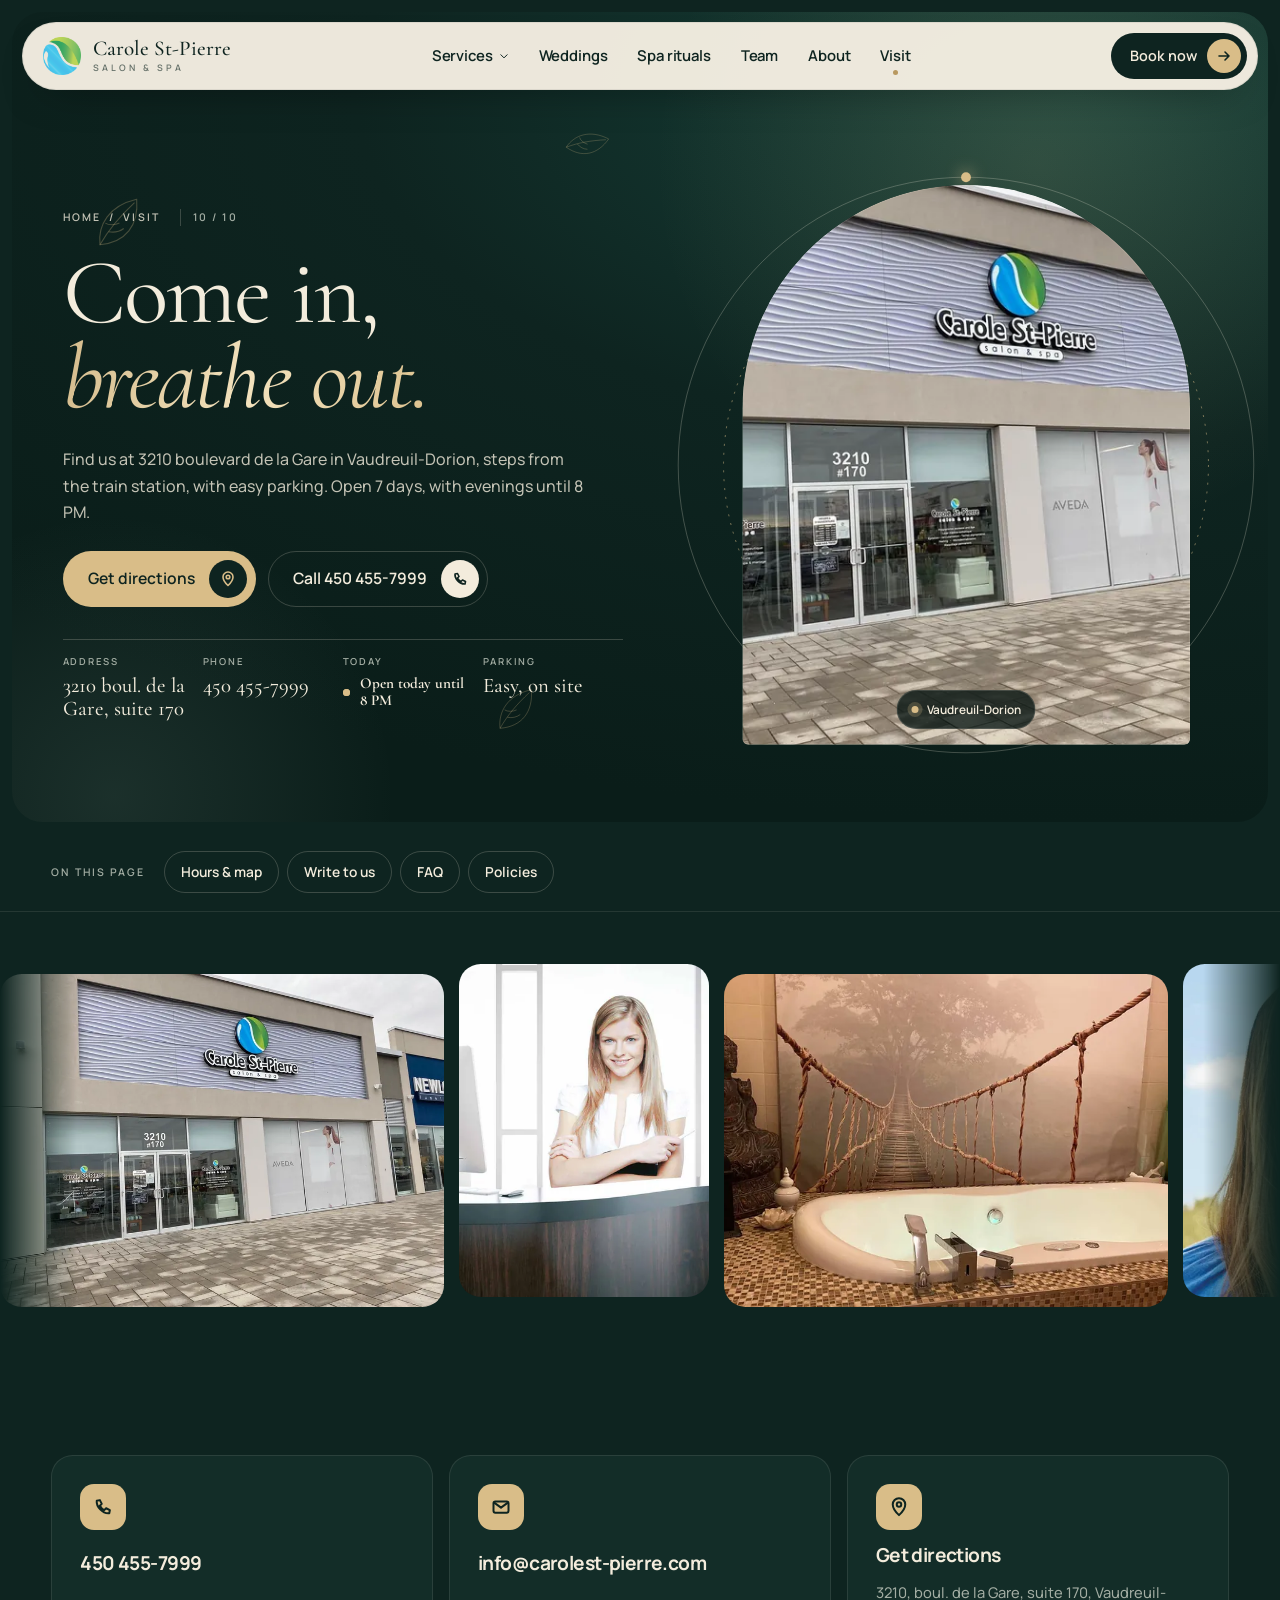
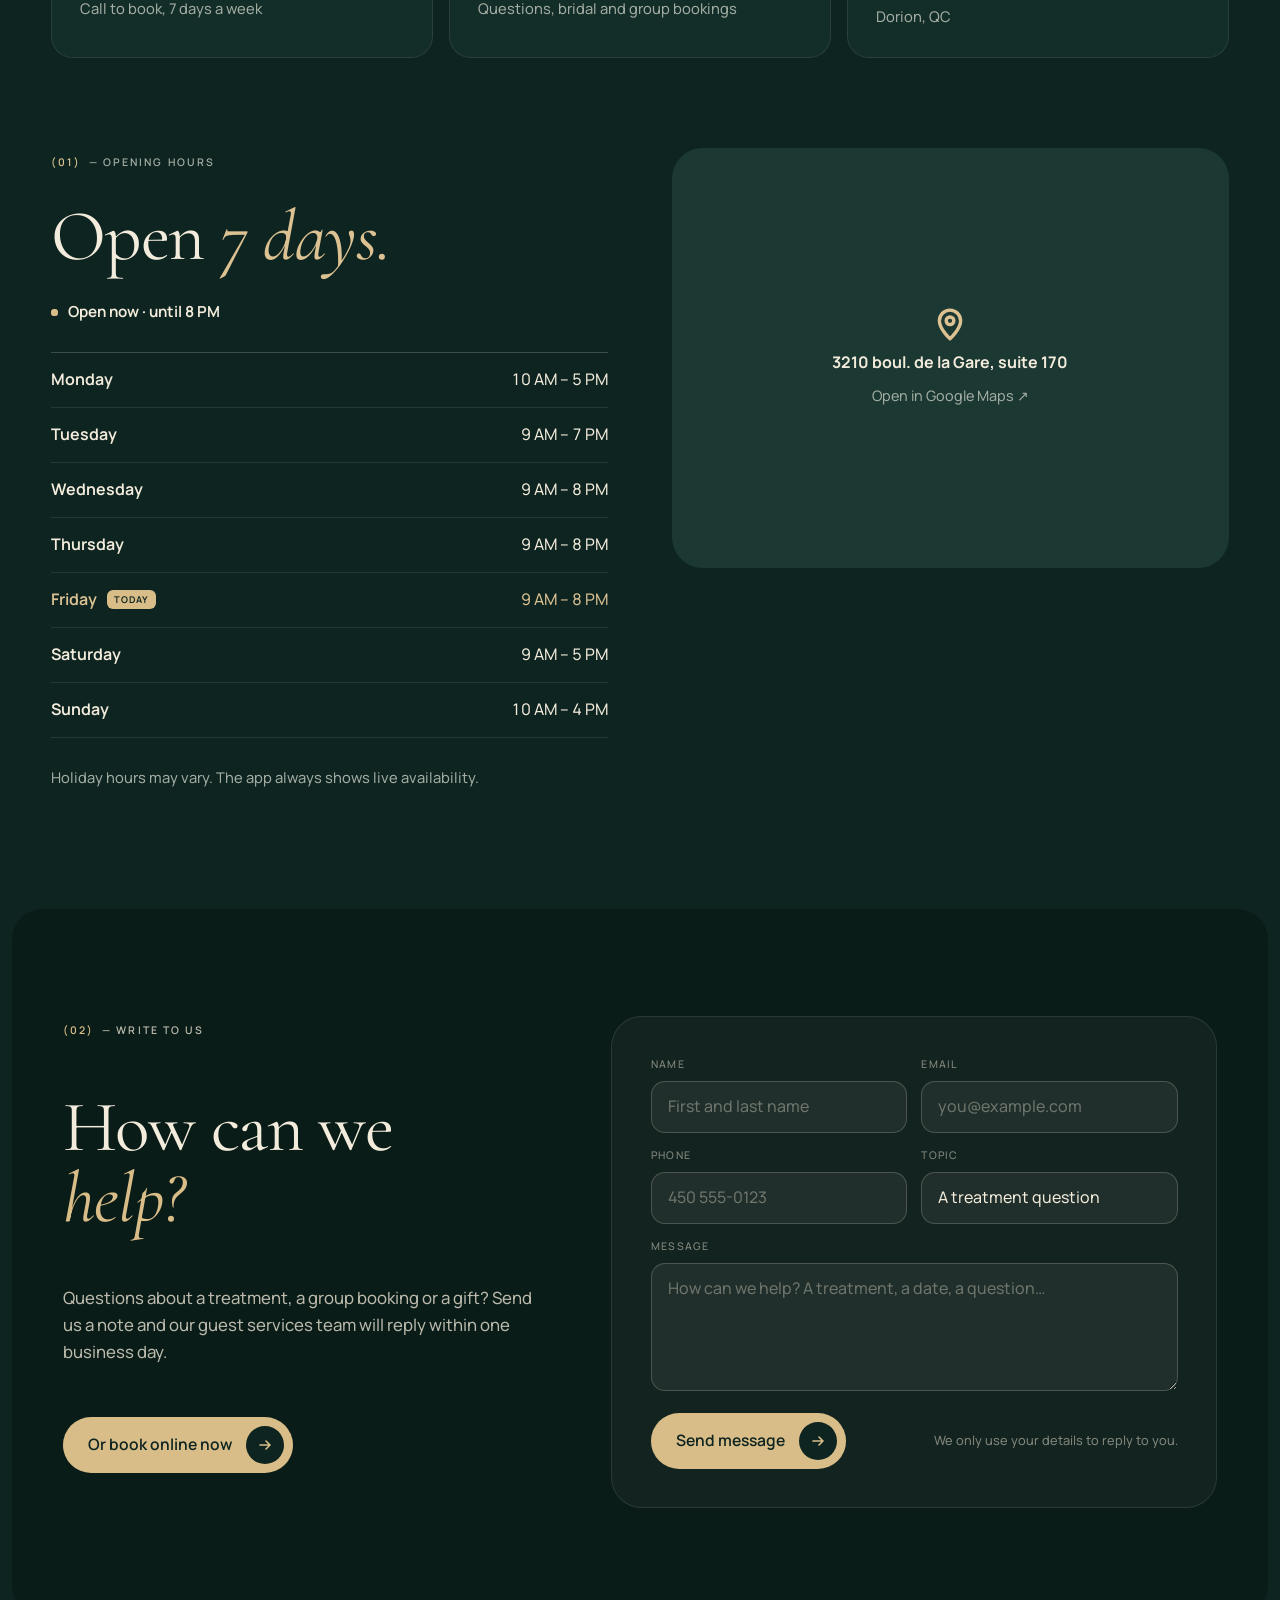
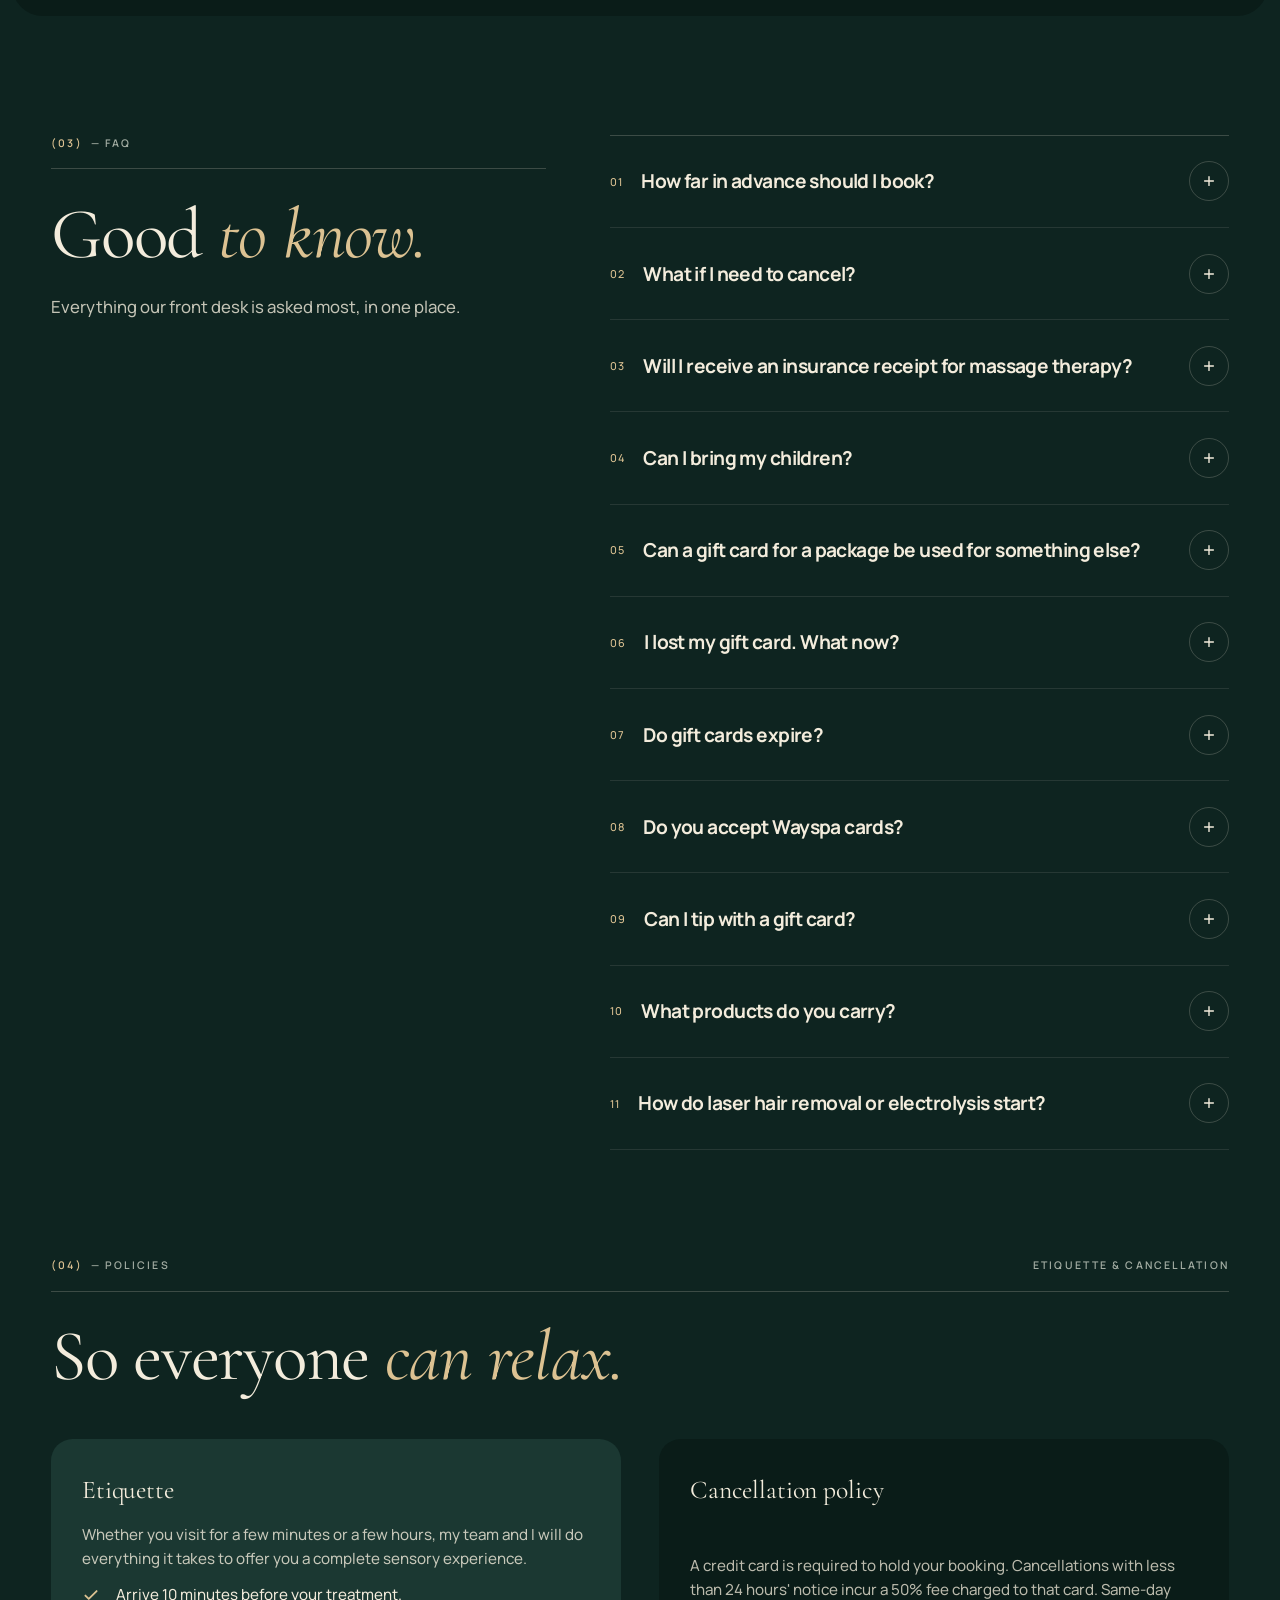
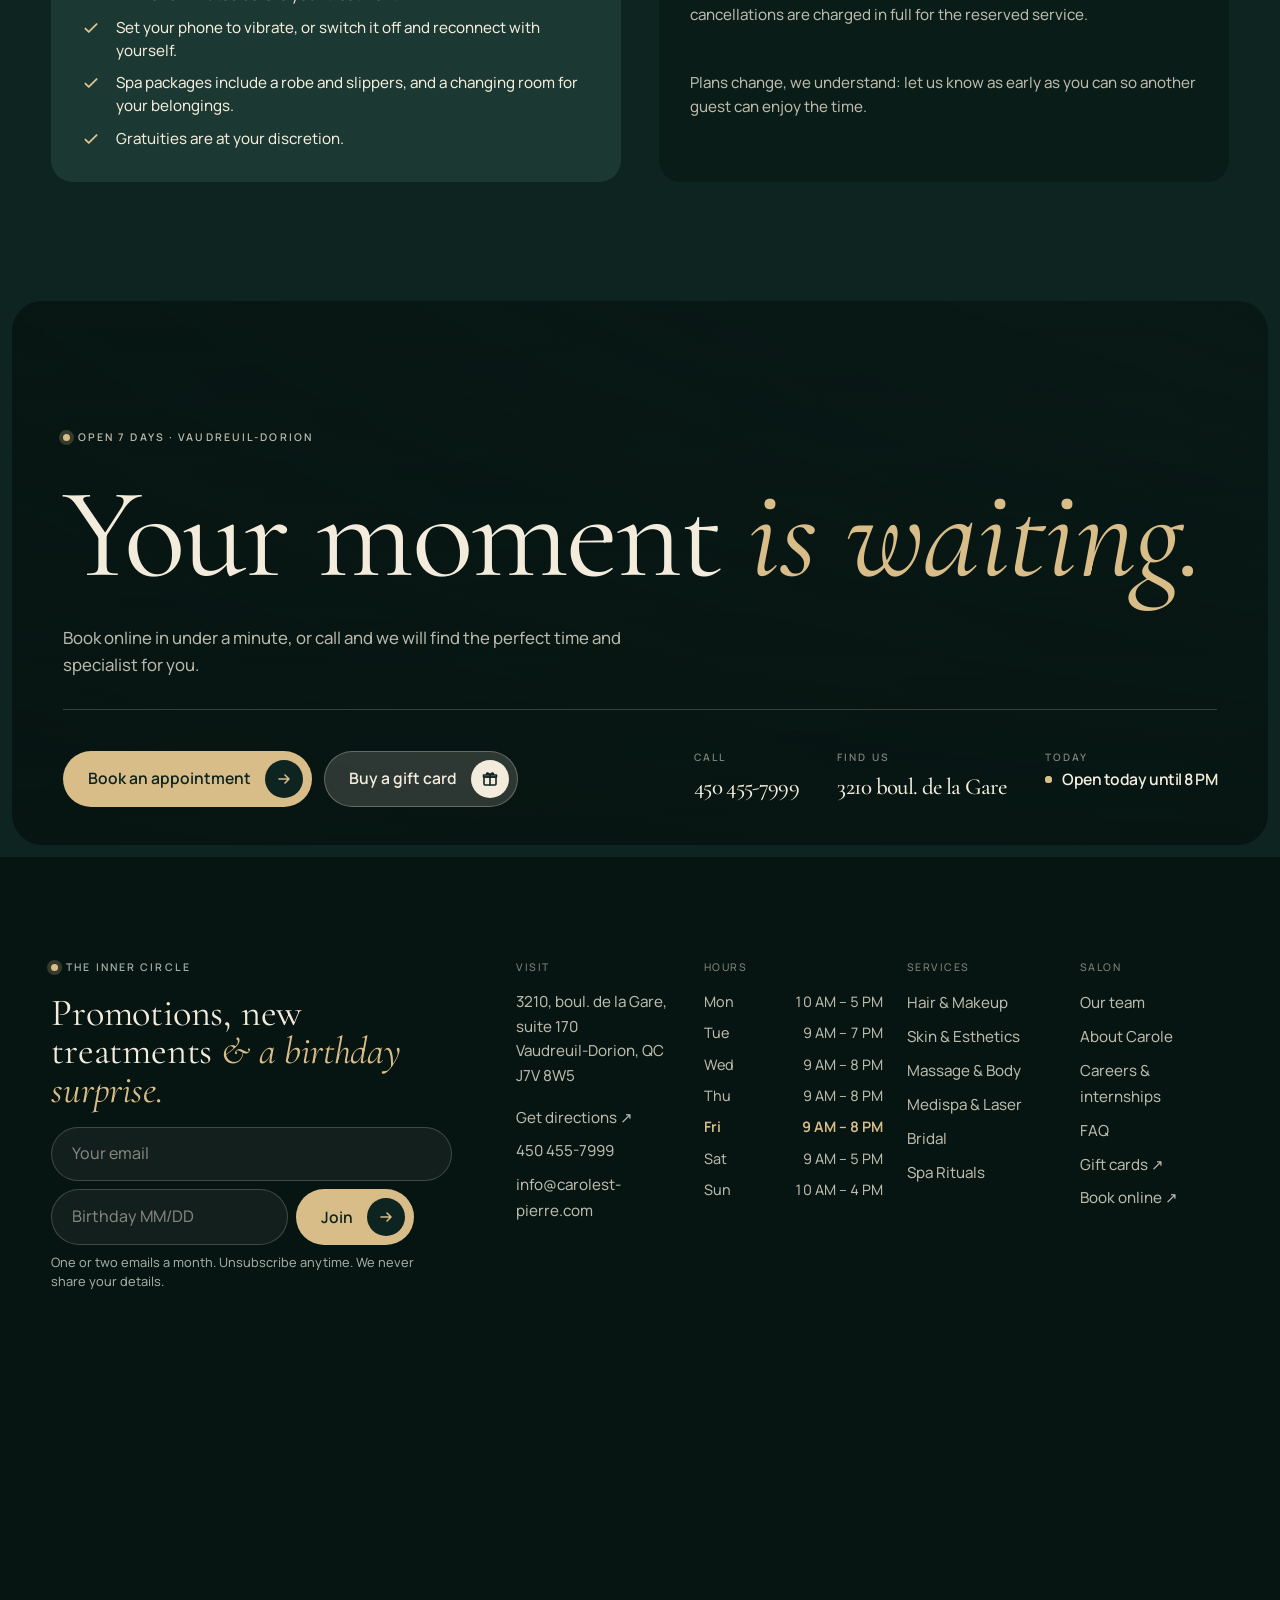
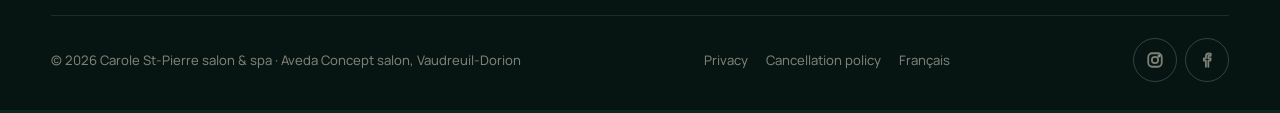
<file: visit.html>
<!doctype html>
<html lang="en" class="no-js">
<head>
<meta charset="utf-8">
<meta name="viewport" content="width=device-width, initial-scale=1, viewport-fit=cover">
<title>Contact, Hours &amp; FAQ | Carole St-Pierre salon &amp; spa, Vaudreuil-Dorion</title>
<meta name="description" content="Visit Carole St-Pierre salon &amp; spa at 3210 boul. de la Gare, Vaudreuil-Dorion. Open 7 days. Hours, directions, FAQ, gift card questions and our cancellation policy.">
<link rel="canonical" href="https://www.carolest-pierre.com/visit.html">
<meta name="theme-color" content="#0e2420">
<meta property="og:type" content="website">
<meta property="og:title" content="Contact, Hours &amp; FAQ | Carole St-Pierre salon &amp; spa, Vaudreuil-Dorion">
<meta property="og:description" content="Visit Carole St-Pierre salon &amp; spa at 3210 boul. de la Gare, Vaudreuil-Dorion. Open 7 days. Hours, directions, FAQ, gift card questions and our cancellation policy.">
<meta property="og:image" content="https://www.carolest-pierre.com/assets/img/ritual-scalp.webp">
<meta property="og:locale" content="en_CA">
<meta name="twitter:card" content="summary_large_image">
<link rel="icon" href="favicon.png" type="image/png">
<link rel="apple-touch-icon" href="apple-touch-icon.png">
<link rel="preload" href="assets/fonts/manrope-normal-latin.woff2" as="font" type="font/woff2" crossorigin>
<link rel="preload" href="assets/fonts/cormorant-garamond-normal-latin.woff2" as="font" type="font/woff2" crossorigin>
<link rel="preload" href="assets/fonts/cormorant-garamond-italic-latin.woff2" as="font" type="font/woff2" crossorigin>
<link rel="stylesheet" href="assets/css/fonts.css?v=28b0ab2d">
<link rel="stylesheet" href="assets/css/main.css?v=dfe1f55d">
<script>document.documentElement.classList.replace("no-js","js");if("scrollRestoration"in history)history.scrollRestoration="manual";try{if(sessionStorage.getItem("csp-pt")==="1"&&!matchMedia("(prefers-reduced-motion: reduce)").matches)document.documentElement.classList.add("pt-enter")}catch(e){}</script>
<script type="application/ld+json">{"@context": "https://schema.org", "@type": ["BeautySalon", "DaySpa", "HairSalon"], "name": "Carole St-Pierre salon & spa", "url": "https://www.carolest-pierre.com", "telephone": "+1-450-455-7999", "email": "info@carolest-pierre.com", "image": "https://www.carolest-pierre.com/assets/img/ritual-scalp.webp", "logo": "https://www.carolest-pierre.com/assets/img/logo-mark.png", "priceRange": "$$", "address": {"@type": "PostalAddress", "streetAddress": "3210 boul. de la Gare, suite 170", "addressLocality": "Vaudreuil-Dorion", "addressRegion": "QC", "postalCode": "J7V 8W5", "addressCountry": "CA"}, "openingHoursSpecification": [{"@type": "OpeningHoursSpecification", "dayOfWeek": "Monday", "opens": "10:00", "closes": "17:00"}, {"@type": "OpeningHoursSpecification", "dayOfWeek": "Tuesday", "opens": "09:00", "closes": "19:00"}, {"@type": "OpeningHoursSpecification", "dayOfWeek": "Wednesday", "opens": "09:00", "closes": "20:00"}, {"@type": "OpeningHoursSpecification", "dayOfWeek": "Thursday", "opens": "09:00", "closes": "20:00"}, {"@type": "OpeningHoursSpecification", "dayOfWeek": "Friday", "opens": "09:00", "closes": "20:00"}, {"@type": "OpeningHoursSpecification", "dayOfWeek": "Saturday", "opens": "09:00", "closes": "17:00"}, {"@type": "OpeningHoursSpecification", "dayOfWeek": "Sunday", "opens": "10:00", "closes": "16:00"}], "sameAs": ["https://www.instagram.com/carolestpierre.salonspa/", "https://www.facebook.com/profile.php?id=61553709430803"], "founder": {"@type": "Person", "name": "Carole St-Pierre"}}</script>
<script type="application/ld+json">{"@context": "https://schema.org", "@type": "FAQPage", "mainEntity": [{"@type": "Question", "name": "How far in advance should I book?", "acceptedAnswer": {"@type": "Answer", "text": "Availability varies with the season, so booking ahead guarantees your preferred time. Short-notice openings do come up, often a few days before the date you want. The app shows live availability."}}, {"@type": "Question", "name": "What if I need to cancel?", "acceptedAnswer": {"@type": "Answer", "text": "Please let us know as soon as possible, ideally at least 24 hours ahead, so we can offer the time to another guest. A credit card is requested at booking; see our policy below for details."}}, {"@type": "Question", "name": "Will I receive an insurance receipt for massage therapy?", "acceptedAnswer": {"@type": "Answer", "text": "Yes. At the end of your session your therapist gives you an official receipt for your insurance provider. Receipts can only be issued in the name of the person who received the massage."}}, {"@type": "Question", "name": "Can I bring my children?", "acceptedAnswer": {"@type": "Answer", "text": "Yes, children are welcome, and kids' cuts start at $25. We do keep our waiting room calm for guests in relaxation treatments, so please consider whether it suits your little ones. For massages under 14, a parent stays in the room."}}, {"@type": "Question", "name": "Can a gift card for a package be used for something else?", "acceptedAnswer": {"@type": "Answer", "text": "Dollar-value gift cards work on any service. Package gift cards are meant for that package; if you'd rather use them elsewhere, the monetary value applies, without the package discount."}}, {"@type": "Question", "name": "I lost my gift card. What now?", "acceptedAnswer": {"@type": "Answer", "text": "Don't worry: the card number is saved in your file, or under the purchaser's name. Give us that name and we'll find it."}}, {"@type": "Question", "name": "Do gift cards expire?", "acceptedAnswer": {"@type": "Answer", "text": "Never. Our gift cards remain valid indefinitely. (We can't confirm cards issued by the previous company, Spa Ilo.)"}}, {"@type": "Question", "name": "Do you accept Wayspa cards?", "acceptedAnswer": {"@type": "Answer", "text": "Yes, on services at regular price. They can't be combined with promotions or discounts, or used for packages and gift cards."}}, {"@type": "Question", "name": "Can I tip with a gift card?", "acceptedAnswer": {"@type": "Answer", "text": "Tips can't be paid with a gift card, but you can tip by credit or debit card."}}, {"@type": "Question", "name": "What products do you carry?", "acceptedAnswer": {"@type": "Answer", "text": "Aveda hair care and styling, Éminence Organics skincare, Gehwol foot care, Novoqueen lash products, Cuccio and OPI nail care, and COOLA sun care. Call us for other brands."}}, {"@type": "Question", "name": "How do laser hair removal or electrolysis start?", "acceptedAnswer": {"@type": "Answer", "text": "With a free consultation with one of our licensed estheticians. We build your treatment plan together, then schedule your sessions."}}]}</script>
<script type="speculationrules">{"prefetch":[{"where":{"and":[{"selector_matches":"a[href$='.html'], a[href*='.html#']"},{"not":{"selector_matches":"[target=_blank]"}}]},"eagerness":"moderate"}]}</script>
<script src="assets/vendor/gsap.min.js" defer></script>
<script src="assets/vendor/ScrollTrigger.min.js" defer></script>
<script src="assets/js/config.js?v=45bf815a" defer></script>
<script src="assets/js/main.js?v=cb406834" defer></script>
</head>
<body>
<a class="skip-link" href="#main">Skip to content</a>
<div class="pt" aria-hidden="true"><div class="pt-in"><img src="assets/img/logo-mark.png" alt="" width="52" height="52"><p class="pt-name">Carole St-Pierre</p><p class="pt-to"><span data-pt-to>Visit &amp; FAQ</span></p><span class="pt-line"><b></b></span></div></div>

<header class="site-header" data-tone="dark">
  <nav class="nav-bar" aria-label="Main">
    <a class="brand" href="index.html" aria-label="Carole St-Pierre salon &amp; spa, home">
      <img src="assets/img/logo-mark.png" width="38" height="38" alt="">
      <span class="brand-text"><span class="brand-name">Carole St-Pierre</span><span class="brand-sub">salon &amp; spa</span></span>
    </a>
    <ul class="nav-links" role="list">
      <li class="has-drop"><button type="button" aria-expanded="false" aria-haspopup="true">Services <svg class="" viewBox="0 0 16 16" fill="none" stroke="currentColor" stroke-width="1.6" stroke-linecap="round" stroke-linejoin="round" aria-hidden="true"><path d="m3 6 5 5 5-5"/></svg></button>
        <ul class="drop" role="list"><li><a href="hair.html"><img src="assets/img/aveda-bob.webp" width="500" height="633" alt="" loading="lazy" decoding="async"><div><strong>Hair &amp; Makeup</strong><span>Aveda cuts, colour, treatments</span></div></a></li><li><a href="skin.html"><img src="assets/img/facial-white.webp" srcset="assets/img/facial-white-800.webp 800w, assets/img/facial-white.webp 1200w" sizes="64px" width="1200" height="1600" alt="" loading="lazy" decoding="async"><div><strong>Skin &amp; Esthetics</strong><span>Facials, nails, lashes, waxing</span></div></a></li><li><a href="massage.html"><img src="assets/img/massage-hands.webp" srcset="assets/img/massage-hands-800.webp 800w, assets/img/massage-hands.webp 1024w" sizes="64px" width="1024" height="512" alt="" loading="lazy" decoding="async"><div><strong>Massage &amp; Body</strong><span>15+ techniques, wraps, balneo</span></div></a></li><li><a href="medispa.html"><img src="assets/img/laser.webp" srcset="assets/img/laser-800.webp 800w, assets/img/laser.webp 1600w" sizes="64px" width="1600" height="1067" alt="" loading="lazy" decoding="async"><div><strong>Medispa &amp; Laser</strong><span>Laser, mesotherapy, peels</span></div></a></li><li><a href="weddings.html"><img src="assets/img/bridal-updo.webp" width="600" height="890" alt="" loading="lazy" decoding="async"><div><strong>Bridal</strong><span>Trials, parties, on-location</span></div></a></li><li><a href="rituals.html"><img src="assets/img/hot-stones.webp" srcset="assets/img/hot-stones-800.webp 800w, assets/img/hot-stones.webp 1600w" sizes="64px" width="1600" height="1067" alt="" loading="lazy" decoding="async"><div><strong>Spa Rituals</strong><span>Half-day &amp; full-day packages</span></div></a></li>
          <li class="drop-foot"><span class="muted">100+ treatments, open 7 days</span><a href="https://carolestpierre.zenoti.com/webstoreNew/services" target="_blank" rel="noopener">Book online →</a></li>
        </ul>
      </li>
      <li><a href="weddings.html">Weddings</a></li><li><a href="rituals.html">Spa rituals</a></li><li><a href="team.html">Team</a></li><li><a href="about.html">About</a></li><li><a href="visit.html" aria-current=page>Visit</a></li>
    </ul>
    <div class="nav-actions">
      <a class="nav-phone" href="tel:+14504557999">450 455-7999</a>
      <span class="nav-book"><a class="btn btn--lime btn--sm" href="https://carolestpierre.zenoti.com/webstoreNew/services" target="_blank" rel="noopener">Book now <span class="ic"><svg class="" viewBox="0 0 16 16" fill="none" stroke="currentColor" stroke-width="1.6" stroke-linecap="round" stroke-linejoin="round" aria-hidden="true"><path d="M3 8h10M9 4l4 4-4 4"/></svg></span></a><a class="nav-book-sm" href="https://carolestpierre.zenoti.com/webstoreNew/services" target="_blank" rel="noopener">Book</a></span>
      <button class="menu-toggle" type="button" aria-expanded="false" aria-controls="menu">Menu <span class="bars"><i></i><i></i></span></button>
    </div>
  </nav>
</header>
<div class="menu" id="menu" aria-hidden="true" role="dialog" aria-modal="true" aria-label="Site menu">
  <div class="menu-top">
    <a class="brand" href="index.html"><img src="assets/img/logo-mark.png" width="38" height="38" alt=""><span class="brand-text"><span class="brand-name">Carole St-Pierre</span><span class="brand-sub">salon &amp; spa</span></span></a>
    <button class="menu-close" type="button" aria-label="Close menu"><svg class="" viewBox="0 0 16 16" fill="none" stroke="currentColor" stroke-width="1.6" stroke-linecap="round" stroke-linejoin="round" aria-hidden="true"><path d="m4 4 8 8M12 4l-8 8"/></svg></button>
  </div>
  <div class="menu-body">
    <nav class="menu-list" aria-label="Menu">
      <div class="menu-item menu-acc">
        <button type="button" class="menu-link" aria-expanded="false" aria-controls="menu-services"><span>Services</span><span class="menu-plus" aria-hidden="true"></span></button>
        <div class="menu-acc-panel" id="menu-services"><ul role="list"><li><a href="hair.html"><span>Hair &amp; Makeup</span><small>Aveda cuts, colour, treatments</small></a></li><li><a href="skin.html"><span>Skin &amp; Esthetics</span><small>Facials, nails, lashes, waxing</small></a></li><li><a href="massage.html"><span>Massage &amp; Body</span><small>15+ techniques, wraps, balneo</small></a></li><li><a href="medispa.html"><span>Medispa &amp; Laser</span><small>Laser, mesotherapy, peels</small></a></li></ul></div>
      </div>
      <div class="menu-item"><a class="menu-link" href="weddings.html"><span>Weddings</span><svg class="" viewBox="0 0 16 16" fill="none" stroke="currentColor" stroke-width="1.6" stroke-linecap="round" stroke-linejoin="round" aria-hidden="true"><path d="M3 8h10M9 4l4 4-4 4"/></svg></a></div><div class="menu-item"><a class="menu-link" href="rituals.html"><span>Spa rituals</span><svg class="" viewBox="0 0 16 16" fill="none" stroke="currentColor" stroke-width="1.6" stroke-linecap="round" stroke-linejoin="round" aria-hidden="true"><path d="M3 8h10M9 4l4 4-4 4"/></svg></a></div><div class="menu-item"><a class="menu-link" href="team.html"><span>The team</span><svg class="" viewBox="0 0 16 16" fill="none" stroke="currentColor" stroke-width="1.6" stroke-linecap="round" stroke-linejoin="round" aria-hidden="true"><path d="M3 8h10M9 4l4 4-4 4"/></svg></a></div><div class="menu-item"><a class="menu-link" href="about.html"><span>About Carole</span><svg class="" viewBox="0 0 16 16" fill="none" stroke="currentColor" stroke-width="1.6" stroke-linecap="round" stroke-linejoin="round" aria-hidden="true"><path d="M3 8h10M9 4l4 4-4 4"/></svg></a></div><div class="menu-item"><a class="menu-link" href="visit.html" aria-current=page><span>Visit &amp; FAQ</span><svg class="" viewBox="0 0 16 16" fill="none" stroke="currentColor" stroke-width="1.6" stroke-linecap="round" stroke-linejoin="round" aria-hidden="true"><path d="M3 8h10M9 4l4 4-4 4"/></svg></a></div>
    </nav>
    <div class="menu-foot">
      <a class="btn btn--lime" href="https://carolestpierre.zenoti.com/webstoreNew/services" target="_blank" rel="noopener">Book an appointment <span class="ic"><svg class="" viewBox="0 0 16 16" fill="none" stroke="currentColor" stroke-width="1.6" stroke-linecap="round" stroke-linejoin="round" aria-hidden="true"><path d="M3 8h10M9 4l4 4-4 4"/></svg></span></a>
      <div class="menu-meta"><a href="tel:+14504557999"><svg class="" viewBox="0 0 16 16" fill="none" stroke="currentColor" stroke-width="1.6" stroke-linecap="round" stroke-linejoin="round" aria-hidden="true"><path d="M5.5 2.5 3 3c-.5 4.5 4.5 10.5 10 10l.5-2.5-3-1.5-1.5 1.5C7 9.5 6.5 9 5.5 7l1.5-1.5z"/></svg> 450 455-7999</a><span class="status" data-open-status="short"></span></div>
    </div>
  </div>
</div>
<main id="main">
<section class="frame hx hx--page grain">
  <div class="hx-bg" aria-hidden="true"><span class="hx-glow hx-glow--a"></span><span class="hx-glow hx-glow--b"></span><svg class="leaf leaf--1" viewBox="0 0 50 50" fill="none" stroke="currentColor" stroke-width="1" aria-hidden="true"><path d="M12 46C10 28 20 10 46 4c2 24-10 40-34 42Z"/><path d="M12 46C20 32 30 20 44 7"/><path d="M20 34c5 1 10 0 14-3M17 26c3 2 9 2 13 0"/></svg><svg class="leaf leaf--2" viewBox="0 0 50 50" fill="none" stroke="currentColor" stroke-width="1" aria-hidden="true"><path d="M12 46C10 28 20 10 46 4c2 24-10 40-34 42Z"/><path d="M12 46C20 32 30 20 44 7"/><path d="M20 34c5 1 10 0 14-3M17 26c3 2 9 2 13 0"/></svg><svg class="leaf leaf--3" viewBox="0 0 50 50" fill="none" stroke="currentColor" stroke-width="1" aria-hidden="true"><path d="M12 46C10 28 20 10 46 4c2 24-10 40-34 42Z"/><path d="M12 46C20 32 30 20 44 7"/><path d="M20 34c5 1 10 0 14-3M17 26c3 2 9 2 13 0"/></svg><svg class="leaf leaf--4" viewBox="0 0 50 50" fill="none" stroke="currentColor" stroke-width="1" aria-hidden="true"><path d="M12 46C10 28 20 10 46 4c2 24-10 40-34 42Z"/><path d="M12 46C20 32 30 20 44 7"/><path d="M20 34c5 1 10 0 14-3M17 26c3 2 9 2 13 0"/></svg></div>
  <div class="hx-inner">
    <div class="hx-copy">
      <div class="crumbs" data-reveal="fade"><a href="index.html">Home</a><span>/</span><span>Visit</span><span class="crumbs-no">10 / 10</span></div>
      <h1 class="hx-title" data-split><span class="ln">Come in,</span><span class="ln"><em>breathe out.</em></span></h1>
      <p class="hx-lead" data-reveal style="--d:.45s">Find us at 3210 boulevard de la Gare in Vaudreuil-Dorion, steps from the train station, with easy parking. Open 7 days, with evenings until 8 PM.</p>
      <div data-reveal style="--d:.55s"><div class="btn-row"><a class="btn btn--lime" href="https://www.google.com/maps/search/?api=1&query=Carole+St-Pierre+salon+%26+spa+3210+boulevard+de+la+Gare+Vaudreuil-Dorion" target="_blank" rel="noopener">Get directions <span class="ic"><svg class="" viewBox="0 0 16 16" fill="none" stroke="currentColor" stroke-width="1.6" stroke-linecap="round" stroke-linejoin="round" aria-hidden="true"><path d="M8 14.5s5-4.6 5-8.5a5 5 0 0 0-10 0c0 3.9 5 8.5 5 8.5z"/><circle cx="8" cy="6" r="1.8"/></svg></span></a><a class="btn btn--ghost" href="tel:+14504557999">Call 450 455-7999 <span class="ic"><svg class="" viewBox="0 0 16 16" fill="none" stroke="currentColor" stroke-width="1.6" stroke-linecap="round" stroke-linejoin="round" aria-hidden="true"><path d="M5.5 2.5 3 3c-.5 4.5 4.5 10.5 10 10l.5-2.5-3-1.5-1.5 1.5C7 9.5 6.5 9 5.5 7l1.5-1.5z"/></svg></span></a></div></div>
      <dl class="hx-facts" data-reveal style="--d:.65s"><div><dt>Address</dt><dd>3210 boul. de la Gare, suite 170</dd></div><div><dt>Phone</dt><dd>450 455-7999</dd></div><div><dt>Today</dt><dd><span class="status" data-open-status="short"></span></dd></div><div><dt>Parking</dt><dd>Easy, on site</dd></div></dl>
    </div>
    <div class="hx-art" data-hx-art>
      <div class="hx-rings" aria-hidden="true"><svg viewBox="0 0 600 600"><circle class="r1" cx="300" cy="300" r="292"/><circle class="r3" cx="300" cy="300" r="200"/></svg><svg class="hx-spin hx-spin--r2" viewBox="0 0 600 600"><circle class="r2" cx="300" cy="300" r="246"/></svg><svg class="hx-spin hx-spin--orbit" viewBox="0 0 600 600"><g class="orbit"><circle cx="300" cy="8" r="5"/></g></svg></div>
      <div class="hx-arch" data-depth="-10"><figure class="hx-slide is-active"><img src="assets/img/salon-exterior.webp" srcset="assets/img/salon-exterior-800.webp 800w, assets/img/salon-exterior.webp 1800w" sizes="(min-width: 1000px) 34vw, 78vw" width="1800" height="1350" alt="The Carole St-Pierre salon storefront on boulevard de la Gare" fetchpriority="high" style="object-position:50% 50%"></figure>
        <span class="hx-cap"><span class="dot"></span> Vaudreuil-Dorion</span></div>
    </div>
  </div>
</section>
<nav class="jumpbar" aria-label="On this page"><div class="container jumpbar-in"><span class="eyebrow">On this page</span><a href="#contact">Hours &amp; map</a><a href="#message">Write to us</a><a href="#faq">FAQ</a><a href="#policies">Policies</a></div></nav>
<section class="ribbon" aria-hidden="true">
  <div class="ribbon-track"><figure class="rb rb--w"><img src="assets/img/salon-exterior.webp" srcset="assets/img/salon-exterior-800.webp 800w, assets/img/salon-exterior.webp 1800w" sizes="40vw" width="1800" height="1350" alt="" loading="lazy" decoding="async"></figure><figure class="rb rb--t"><img src="assets/img/salon-reception.webp" srcset="assets/img/salon-reception-800.webp 800w, assets/img/salon-reception.webp 1600w" sizes="40vw" width="1600" height="1067" alt="" loading="lazy" decoding="async"></figure><figure class="rb rb--w"><img src="assets/img/balneo.webp" srcset="assets/img/balneo-800.webp 800w, assets/img/balneo.webp 1700w" sizes="40vw" width="1700" height="956" alt="" loading="lazy" decoding="async"></figure><figure class="rb rb--w"><img src="assets/img/hair-styling.webp" srcset="assets/img/hair-styling-800.webp 800w, assets/img/hair-styling.webp 1700w" sizes="40vw" width="1700" height="1107" alt="" loading="lazy" decoding="async"></figure><figure class="rb rb--t"><img src="assets/img/head-massage.webp" srcset="assets/img/head-massage-800.webp 800w, assets/img/head-massage.webp 1600w" sizes="40vw" width="1600" height="1067" alt="" loading="lazy" decoding="async"></figure><figure class="rb rb--w"><img src="assets/img/salon-floor.webp" srcset="assets/img/salon-floor-800.webp 800w, assets/img/salon-floor.webp 1600w" sizes="40vw" width="1600" height="1021" alt="" loading="lazy" decoding="async"></figure><figure class="rb rb--w"><img src="assets/img/nails.webp" srcset="assets/img/nails-800.webp 800w, assets/img/nails.webp 1600w" sizes="40vw" width="1600" height="1111" alt="" loading="lazy" decoding="async"></figure><figure class="rb rb--w"><img src="assets/img/salon-exterior.webp" srcset="assets/img/salon-exterior-800.webp 800w, assets/img/salon-exterior.webp 1800w" sizes="40vw" width="1800" height="1350" alt="" loading="lazy" decoding="async"></figure><figure class="rb rb--t"><img src="assets/img/salon-reception.webp" srcset="assets/img/salon-reception-800.webp 800w, assets/img/salon-reception.webp 1600w" sizes="40vw" width="1600" height="1067" alt="" loading="lazy" decoding="async"></figure><figure class="rb rb--w"><img src="assets/img/balneo.webp" srcset="assets/img/balneo-800.webp 800w, assets/img/balneo.webp 1700w" sizes="40vw" width="1700" height="956" alt="" loading="lazy" decoding="async"></figure><figure class="rb rb--w"><img src="assets/img/hair-styling.webp" srcset="assets/img/hair-styling-800.webp 800w, assets/img/hair-styling.webp 1700w" sizes="40vw" width="1700" height="1107" alt="" loading="lazy" decoding="async"></figure><figure class="rb rb--t"><img src="assets/img/head-massage.webp" srcset="assets/img/head-massage-800.webp 800w, assets/img/head-massage.webp 1600w" sizes="40vw" width="1600" height="1067" alt="" loading="lazy" decoding="async"></figure><figure class="rb rb--w"><img src="assets/img/salon-floor.webp" srcset="assets/img/salon-floor-800.webp 800w, assets/img/salon-floor.webp 1600w" sizes="40vw" width="1600" height="1021" alt="" loading="lazy" decoding="async"></figure><figure class="rb rb--w"><img src="assets/img/nails.webp" srcset="assets/img/nails-800.webp 800w, assets/img/nails.webp 1600w" sizes="40vw" width="1600" height="1111" alt="" loading="lazy" decoding="async"></figure></div>
</section>
<section class="section" id="contact">
  <div class="container">
    <div class="contact-cards" data-stagger>
      <a class="ccard" href="tel:+14504557999" data-reveal><span class="ico"><svg class="" viewBox="0 0 16 16" fill="none" stroke="currentColor" stroke-width="1.6" stroke-linecap="round" stroke-linejoin="round" aria-hidden="true"><path d="M5.5 2.5 3 3c-.5 4.5 4.5 10.5 10 10l.5-2.5-3-1.5-1.5 1.5C7 9.5 6.5 9 5.5 7l1.5-1.5z"/></svg></span><strong>450 455-7999</strong><span>Call to book, 7 days a week</span></a>
      <a class="ccard" href="mailto:info@carolest-pierre.com" data-reveal><span class="ico"><svg class="" viewBox="0 0 16 16" fill="none" stroke="currentColor" stroke-width="1.6" stroke-linecap="round" stroke-linejoin="round" aria-hidden="true"><rect x="2" y="3.5" width="12" height="9" rx="1.5"/><path d="m2.5 4.5 5.5 4 5.5-4"/></svg></span><strong>info@carolest-pierre.com</strong><span>Questions, bridal and group bookings</span></a>
      <a class="ccard" href="https://www.google.com/maps/search/?api=1&query=Carole+St-Pierre+salon+%26+spa+3210+boulevard+de+la+Gare+Vaudreuil-Dorion" target="_blank" rel="noopener" data-reveal><span class="ico"><svg class="" viewBox="0 0 16 16" fill="none" stroke="currentColor" stroke-width="1.6" stroke-linecap="round" stroke-linejoin="round" aria-hidden="true"><path d="M8 14.5s5-4.6 5-8.5a5 5 0 0 0-10 0c0 3.9 5 8.5 5 8.5z"/><circle cx="8" cy="6" r="1.8"/></svg></span><strong>Get directions</strong><span>3210, boul. de la Gare, suite 170, Vaudreuil-Dorion, QC</span></a>
    </div>
    <div class="split mt-xl">
      <div class="stack" style="--stack:28px" data-reveal>
        <span class="eyebrow"><span class="num">(01)</span> — Opening hours</span>
        <h2 class="h2">Open <em class="accent">7 days.</em></h2>
        <p class="status" data-open-status></p>
        <ul class="hours" data-hours role="list"><li data-day="1"><span>Monday</span><span>10 AM – 5 PM</span></li><li data-day="2"><span>Tuesday</span><span>9 AM – 7 PM</span></li><li data-day="3"><span>Wednesday</span><span>9 AM – 8 PM</span></li><li data-day="4"><span>Thursday</span><span>9 AM – 8 PM</span></li><li data-day="5"><span>Friday</span><span>9 AM – 8 PM</span></li><li data-day="6"><span>Saturday</span><span>9 AM – 5 PM</span></li><li data-day="0"><span>Sunday</span><span>10 AM – 4 PM</span></li></ul>
        <p class="muted" style="font-size:.92rem">Holiday hours may vary. The app always shows live availability.</p>
      </div>
      <div class="map" data-reveal>
        <a class="map-fallback" href="https://www.google.com/maps/search/?api=1&query=Carole+St-Pierre+salon+%26+spa+3210+boulevard+de+la+Gare+Vaudreuil-Dorion" target="_blank" rel="noopener"><svg class="" viewBox="0 0 16 16" fill="none" stroke="currentColor" stroke-width="1.6" stroke-linecap="round" stroke-linejoin="round" aria-hidden="true"><path d="M8 14.5s5-4.6 5-8.5a5 5 0 0 0-10 0c0 3.9 5 8.5 5 8.5z"/><circle cx="8" cy="6" r="1.8"/></svg><strong>3210 boul. de la Gare, suite 170</strong><span>Open in Google Maps ↗</span></a>
        <iframe title="Map to Carole St-Pierre salon &amp; spa" loading="lazy" referrerpolicy="no-referrer-when-downgrade"
          src="https://www.google.com/maps?q=Carole+St-Pierre+salon+%26+spa,+3210+boulevard+de+la+Gare,+Vaudreuil-Dorion,+QC&output=embed"></iframe>
      </div>
    </div>
  </div>
</section>
<section class="frame is-dark grain" id="message">
  <div class="container section">
    <div class="split split--wide-right">
      <div class="stack">
        <span class="eyebrow"><span class="num">(02)</span> — Write to us</span>
        <h2 class="h2" data-split><span class="ln">How can we</span><span class="ln"><em class="accent">help?</em></span></h2>
        <p class="lead">Questions about a treatment, a group booking or a gift? Send us a note and our guest services team will reply within one business day.</p>
        <div class="btn-row"><a class="btn btn--lime" href="https://carolestpierre.zenoti.com/webstoreNew/services" target="_blank" rel="noopener">Or book online now <span class="ic"><svg class="" viewBox="0 0 16 16" fill="none" stroke="currentColor" stroke-width="1.6" stroke-linecap="round" stroke-linejoin="round" aria-hidden="true"><path d="M3 8h10M9 4l4 4-4 4"/></svg></span></a></div>
      </div>
      <form class="form-card is-dark" data-form data-subject="Website message">
        <div class="fields fields--2">
          <div class="field"><label for="c-name">Name</label><input id="c-name" name="name" required autocomplete="name" placeholder="First and last name"></div>
          <div class="field"><label for="c-email">Email</label><input id="c-email" name="email" type="email" required autocomplete="email" inputmode="email" placeholder="you@example.com"></div>
          <div class="field"><label for="c-phone">Phone</label><input id="c-phone" name="phone" type="tel" autocomplete="tel" inputmode="tel" placeholder="450 555-0123"></div>
          <div class="field"><label for="c-topic">Topic</label><select id="c-topic" name="topic"><option>A treatment question</option><option>Group or event booking</option><option>Gift cards</option><option>Bridal</option><option>Careers</option><option>Something else</option></select></div>
          <div class="field full"><label for="c-msg">Message</label><textarea id="c-msg" name="message" required placeholder="How can we help? A treatment, a date, a question…"></textarea></div>
        </div>
        <div class="btn-row" style="justify-content:space-between"><button class="btn btn--lime" type="submit">Send message <span class="ic"><svg class="" viewBox="0 0 16 16" fill="none" stroke="currentColor" stroke-width="1.6" stroke-linecap="round" stroke-linejoin="round" aria-hidden="true"><path d="M3 8h10M9 4l4 4-4 4"/></svg></span></button><p class="consent">We only use your details to reply to you.</p></div>
        <p class="form-status" role="status"></p>
      </form>
    </div>
  </div>
</section>
<section class="section" id="faq">
  <div class="container">
    <div class="split split--wide-right">
      <div class="sticky-col"><div class="sec-head">
  <div class="sec-rule" data-reveal="fade"><span class="eyebrow"><span class="num">(03)</span> — FAQ</span><span class="eyebrow hide-sm"></span></div>
  <div class="sec-title"><h2 class="h2" data-split>Good <em class='accent'>to know.</em></h2><p class="lead" data-reveal>Everything our front desk is asked most, in one place.</p></div>
</div></div>
      <div data-reveal><div class="faq"><details><summary><span class="n">01</span><span>How far in advance should I book?</span><span class="pm"><svg class="" viewBox="0 0 16 16" fill="none" stroke="currentColor" stroke-width="1.6" stroke-linecap="round" stroke-linejoin="round" aria-hidden="true"><path d="M8 3v10M3 8h10"/></svg></span></summary><div class="ans"><p>Availability varies with the season, so booking ahead guarantees your preferred time. Short-notice openings do come up, often a few days before the date you want. The app shows live availability.</p></div></details><details><summary><span class="n">02</span><span>What if I need to cancel?</span><span class="pm"><svg class="" viewBox="0 0 16 16" fill="none" stroke="currentColor" stroke-width="1.6" stroke-linecap="round" stroke-linejoin="round" aria-hidden="true"><path d="M8 3v10M3 8h10"/></svg></span></summary><div class="ans"><p>Please let us know as soon as possible, ideally at least 24 hours ahead, so we can offer the time to another guest. A credit card is requested at booking; see our policy below for details.</p></div></details><details><summary><span class="n">03</span><span>Will I receive an insurance receipt for massage therapy?</span><span class="pm"><svg class="" viewBox="0 0 16 16" fill="none" stroke="currentColor" stroke-width="1.6" stroke-linecap="round" stroke-linejoin="round" aria-hidden="true"><path d="M8 3v10M3 8h10"/></svg></span></summary><div class="ans"><p>Yes. At the end of your session your therapist gives you an official receipt for your insurance provider. Receipts can only be issued in the name of the person who received the massage.</p></div></details><details><summary><span class="n">04</span><span>Can I bring my children?</span><span class="pm"><svg class="" viewBox="0 0 16 16" fill="none" stroke="currentColor" stroke-width="1.6" stroke-linecap="round" stroke-linejoin="round" aria-hidden="true"><path d="M8 3v10M3 8h10"/></svg></span></summary><div class="ans"><p>Yes, children are welcome, and kids' cuts start at $25. We do keep our waiting room calm for guests in relaxation treatments, so please consider whether it suits your little ones. For massages under 14, a parent stays in the room.</p></div></details><details><summary><span class="n">05</span><span>Can a gift card for a package be used for something else?</span><span class="pm"><svg class="" viewBox="0 0 16 16" fill="none" stroke="currentColor" stroke-width="1.6" stroke-linecap="round" stroke-linejoin="round" aria-hidden="true"><path d="M8 3v10M3 8h10"/></svg></span></summary><div class="ans"><p>Dollar-value gift cards work on any service. Package gift cards are meant for that package; if you'd rather use them elsewhere, the monetary value applies, without the package discount.</p></div></details><details><summary><span class="n">06</span><span>I lost my gift card. What now?</span><span class="pm"><svg class="" viewBox="0 0 16 16" fill="none" stroke="currentColor" stroke-width="1.6" stroke-linecap="round" stroke-linejoin="round" aria-hidden="true"><path d="M8 3v10M3 8h10"/></svg></span></summary><div class="ans"><p>Don't worry: the card number is saved in your file, or under the purchaser's name. Give us that name and we'll find it.</p></div></details><details><summary><span class="n">07</span><span>Do gift cards expire?</span><span class="pm"><svg class="" viewBox="0 0 16 16" fill="none" stroke="currentColor" stroke-width="1.6" stroke-linecap="round" stroke-linejoin="round" aria-hidden="true"><path d="M8 3v10M3 8h10"/></svg></span></summary><div class="ans"><p>Never. Our gift cards remain valid indefinitely. (We can't confirm cards issued by the previous company, Spa Ilo.)</p></div></details><details><summary><span class="n">08</span><span>Do you accept Wayspa cards?</span><span class="pm"><svg class="" viewBox="0 0 16 16" fill="none" stroke="currentColor" stroke-width="1.6" stroke-linecap="round" stroke-linejoin="round" aria-hidden="true"><path d="M8 3v10M3 8h10"/></svg></span></summary><div class="ans"><p>Yes, on services at regular price. They can't be combined with promotions or discounts, or used for packages and gift cards.</p></div></details><details><summary><span class="n">09</span><span>Can I tip with a gift card?</span><span class="pm"><svg class="" viewBox="0 0 16 16" fill="none" stroke="currentColor" stroke-width="1.6" stroke-linecap="round" stroke-linejoin="round" aria-hidden="true"><path d="M8 3v10M3 8h10"/></svg></span></summary><div class="ans"><p>Tips can't be paid with a gift card, but you can tip by credit or debit card.</p></div></details><details><summary><span class="n">10</span><span>What products do you carry?</span><span class="pm"><svg class="" viewBox="0 0 16 16" fill="none" stroke="currentColor" stroke-width="1.6" stroke-linecap="round" stroke-linejoin="round" aria-hidden="true"><path d="M8 3v10M3 8h10"/></svg></span></summary><div class="ans"><p>Aveda hair care and styling, Éminence Organics skincare, Gehwol foot care, Novoqueen lash products, Cuccio and OPI nail care, and COOLA sun care. Call us for other brands.</p></div></details><details><summary><span class="n">11</span><span>How do laser hair removal or electrolysis start?</span><span class="pm"><svg class="" viewBox="0 0 16 16" fill="none" stroke="currentColor" stroke-width="1.6" stroke-linecap="round" stroke-linejoin="round" aria-hidden="true"><path d="M8 3v10M3 8h10"/></svg></span></summary><div class="ans"><p>With a free consultation with one of our licensed estheticians. We build your treatment plan together, then schedule your sessions.</p></div></details></div></div>
    </div>
  </div>
</section>
<section class="section section--flush-top" id="policies">
  <div class="container">
    <div class="sec-head">
  <div class="sec-rule" data-reveal="fade"><span class="eyebrow"><span class="num">(04)</span> — Policies</span><span class="eyebrow hide-sm">Etiquette &amp; cancellation</span></div>
  <div class="sec-title"><h2 class="h2" data-split>So everyone <em class='accent'>can relax.</em></h2></div>
</div>
    <div class="price-cols">
      <div class="callout"><h3>Etiquette</h3>
        <p>Whether you visit for a few minutes or a few hours, my team and I will do everything it takes to offer you a complete sensory experience.</p>
        <ul class="checklist" role="list">
          <li><svg class="" viewBox="0 0 16 16" fill="none" stroke="currentColor" stroke-width="1.6" stroke-linecap="round" stroke-linejoin="round" aria-hidden="true"><path d="m3 8.5 3 3 7-7"/></svg><span>Arrive 10 minutes before your treatment.</span></li>
          <li><svg class="" viewBox="0 0 16 16" fill="none" stroke="currentColor" stroke-width="1.6" stroke-linecap="round" stroke-linejoin="round" aria-hidden="true"><path d="m3 8.5 3 3 7-7"/></svg><span>Set your phone to vibrate, or switch it off and reconnect with yourself.</span></li>
          <li><svg class="" viewBox="0 0 16 16" fill="none" stroke="currentColor" stroke-width="1.6" stroke-linecap="round" stroke-linejoin="round" aria-hidden="true"><path d="m3 8.5 3 3 7-7"/></svg><span>Spa packages include a robe and slippers, and a changing room for your belongings.</span></li>
          <li><svg class="" viewBox="0 0 16 16" fill="none" stroke="currentColor" stroke-width="1.6" stroke-linecap="round" stroke-linejoin="round" aria-hidden="true"><path d="m3 8.5 3 3 7-7"/></svg><span>Gratuities are at your discretion.</span></li>
        </ul></div>
      <div class="callout callout--dark"><h3>Cancellation policy</h3>
        <p>A credit card is required to hold your booking. Cancellations with less than 24 hours' notice incur a 50% fee charged to that card. Same-day cancellations are charged in full for the reserved service.</p>
        <p>Plans change, we understand: let us know as early as you can so another guest can enjoy the time.</p></div>
    </div>
  </div>
</section>
<section class="frame cta-photo" data-parallax-root>
  <div class="cta-photo-media"><img src="assets/img/head-massage.webp" srcset="assets/img/head-massage-800.webp 800w, assets/img/head-massage.webp 1600w" sizes="100vw" width="1600" height="1067" alt="" loading="lazy" decoding="async" data-parallax="10"></div>
  <div class="container cta">
    <span class="eyebrow" data-reveal="fade"><span class="dot"></span> Open 7 days · Vaudreuil-Dorion</span>
    <h2 class="display" data-split>Your moment <em>is waiting.</em></h2>
    <p class="lead" data-reveal>Book online in under a minute, or call and we will find the perfect time and specialist for you.</p>
    <div class="cta-row" data-reveal>
      <div class="btn-row"><a class="btn btn--lime" href="https://carolestpierre.zenoti.com/webstoreNew/services" target="_blank" rel="noopener">Book an appointment <span class="ic"><svg class="" viewBox="0 0 16 16" fill="none" stroke="currentColor" stroke-width="1.6" stroke-linecap="round" stroke-linejoin="round" aria-hidden="true"><path d="M3 8h10M9 4l4 4-4 4"/></svg></span></a><a class="btn btn--glass" href="https://carolestpierre.zenoti.com/webstoreNew/giftcards/9e1aaf54-17e8-4258-9fae-9b75d45ae056" target="_blank" rel="noopener">Buy a gift card <span class="ic"><svg class="" viewBox="0 0 16 16" fill="none" stroke="currentColor" stroke-width="1.6" stroke-linecap="round" stroke-linejoin="round" aria-hidden="true"><rect x="2" y="6" width="12" height="8" rx="1"/><path d="M1.5 4h13v2h-13zM8 4v10M8 4C6 1 3.5 2 5 4M8 4c2-3 4.5-2 3 0"/></svg></span></a></div>
      <div class="cta-contacts">
        <a href="tel:+14504557999"><span class="mono">Call</span><strong>450 455-7999</strong></a>
        <a href="https://www.google.com/maps/search/?api=1&query=Carole+St-Pierre+salon+%26+spa+3210+boulevard+de+la+Gare+Vaudreuil-Dorion" target="_blank" rel="noopener"><span class="mono">Find us</span><strong>3210 boul. de la Gare</strong></a>
        <span><span class="mono">Today</span><strong class="status" data-open-status="short"></strong></span>
      </div>
    </div>
  </div>
</section>
</main>
<footer class="site-footer">
  <div class="footer-inner">
    <div class="footer-top">
      <div class="footer-news">
        <span class="eyebrow"><span class="dot"></span> The inner circle</span>
        <h2>Promotions, new treatments <em>&amp; a birthday surprise.</em></h2>
        <form class="news-form" data-form data-subject="Newsletter sign-up" novalidate>
          <div class="row">
            <label class="visually-hidden" for="nl-email">Email</label>
            <input id="nl-email" name="email" type="email" required placeholder="Your email" autocomplete="email">
            <label class="visually-hidden" for="nl-bday">Birthday (MM/DD)</label>
            <input id="nl-bday" class="bday" name="birthday" type="text" inputmode="numeric" autocomplete="off" maxlength="5" placeholder="Birthday MM/DD" pattern="(0[1-9]|1[0-2])/(0[1-9]|[12][0-9]|3[01])" title="Your birthday as MM/DD, for example 07/14">
            <button class="btn btn--lime" type="submit">Join <span class="ic"><svg class="" viewBox="0 0 16 16" fill="none" stroke="currentColor" stroke-width="1.6" stroke-linecap="round" stroke-linejoin="round" aria-hidden="true"><path d="M3 8h10M9 4l4 4-4 4"/></svg></span></button>
          </div>
          <p class="consent">One or two emails a month. Unsubscribe anytime. We never share your details.</p>
          <p class="form-status" role="status"></p>
        </form>
      </div>
      <div class="footer-cols">
        <div><h3>Visit</h3><p>3210, boul. de la Gare, suite 170<br>Vaudreuil-Dorion, QC J7V 8W5</p><ul class="mt-s"><li><a href="https://www.google.com/maps/search/?api=1&query=Carole+St-Pierre+salon+%26+spa+3210+boulevard+de+la+Gare+Vaudreuil-Dorion" target="_blank" rel="noopener">Get directions ↗</a></li><li><a href="tel:+14504557999">450 455-7999</a></li><li><a href="mailto:info@carolest-pierre.com">info@carolest-pierre.com</a></li></ul></div>
        <div><h3>Hours</h3><ul class="hours-mini" data-hours><li data-day="1"><span>Mon</span><span>10 AM – 5 PM</span></li><li data-day="2"><span>Tue</span><span>9 AM – 7 PM</span></li><li data-day="3"><span>Wed</span><span>9 AM – 8 PM</span></li><li data-day="4"><span>Thu</span><span>9 AM – 8 PM</span></li><li data-day="5"><span>Fri</span><span>9 AM – 8 PM</span></li><li data-day="6"><span>Sat</span><span>9 AM – 5 PM</span></li><li data-day="0"><span>Sun</span><span>10 AM – 4 PM</span></li></ul></div>
        <div><h3>Services</h3><ul><li><a href="hair.html">Hair &amp; Makeup</a></li><li><a href="skin.html">Skin &amp; Esthetics</a></li><li><a href="massage.html">Massage &amp; Body</a></li><li><a href="medispa.html">Medispa &amp; Laser</a></li><li><a href="weddings.html">Bridal</a></li><li><a href="rituals.html">Spa Rituals</a></li></ul></div>
        <div><h3>Salon</h3><ul><li><a href="team.html">Our team</a></li><li><a href="about.html">About Carole</a></li><li><a href="about.html#careers">Careers &amp; internships</a></li><li><a href="visit.html#faq">FAQ</a></li><li><a href="https://carolestpierre.zenoti.com/webstoreNew/giftcards/9e1aaf54-17e8-4258-9fae-9b75d45ae056" target="_blank" rel="noopener">Gift cards ↗</a></li><li><a href="https://carolestpierre.zenoti.com/webstoreNew/services" target="_blank" rel="noopener">Book online ↗</a></li></ul></div>
      </div>
    </div>
    <p class="footer-word" aria-hidden="true" data-footer-word><span class="fw"><span style="--i:0">N</span><span style="--i:1">a</span><span style="--i:2">t</span><span style="--i:3">u</span><span style="--i:4">r</span><span style="--i:5">a</span><span style="--i:6">l</span><span style="--i:7">l</span><span style="--i:8">y</span></span> <em class="fw"><span style="--i:10">y</span><span style="--i:11">o</span><span style="--i:12">u</span><span style="--i:13">r</span><span style="--i:14">s</span><span style="--i:15">.</span></em></p>
    <div class="footer-bottom">
      <span>© <span data-year>2026</span> Carole St-Pierre salon &amp; spa · Aveda Concept salon, Vaudreuil-Dorion</span>
      <nav aria-label="Legal"><a href="privacy.html">Privacy</a><a href="visit.html#policies">Cancellation policy</a><a href="https://www.carolest-pierre.com/" hreflang="fr">Français</a></nav>
      <div class="socials"><a href="https://www.instagram.com/carolestpierre.salonspa/" target="_blank" rel="noopener" aria-label="Instagram"><svg class="" viewBox="0 0 16 16" fill="none" stroke="currentColor" stroke-width="1.6" stroke-linecap="round" stroke-linejoin="round" aria-hidden="true"><rect x="2" y="2" width="12" height="12" rx="3.5"/><circle cx="8" cy="8" r="2.8"/><circle cx="11.6" cy="4.4" r=".6" fill="currentColor"/></svg></a><a href="https://www.facebook.com/profile.php?id=61553709430803" target="_blank" rel="noopener" aria-label="Facebook"><svg class="" viewBox="0 0 16 16" fill="none" stroke="currentColor" stroke-width="1.6" stroke-linecap="round" stroke-linejoin="round" aria-hidden="true"><path d="M9.2 14V8.6h1.8l.3-2.1H9.2V5.2c0-.6.2-1 1-1h1.1V2.3c-.2 0-.9-.1-1.6-.1-1.6 0-2.7 1-2.7 2.8v1.5H5.2v2.1H7V14"/></svg></a></div>
    </div>
  </div>
</footer>
</body>
</html>
</file>
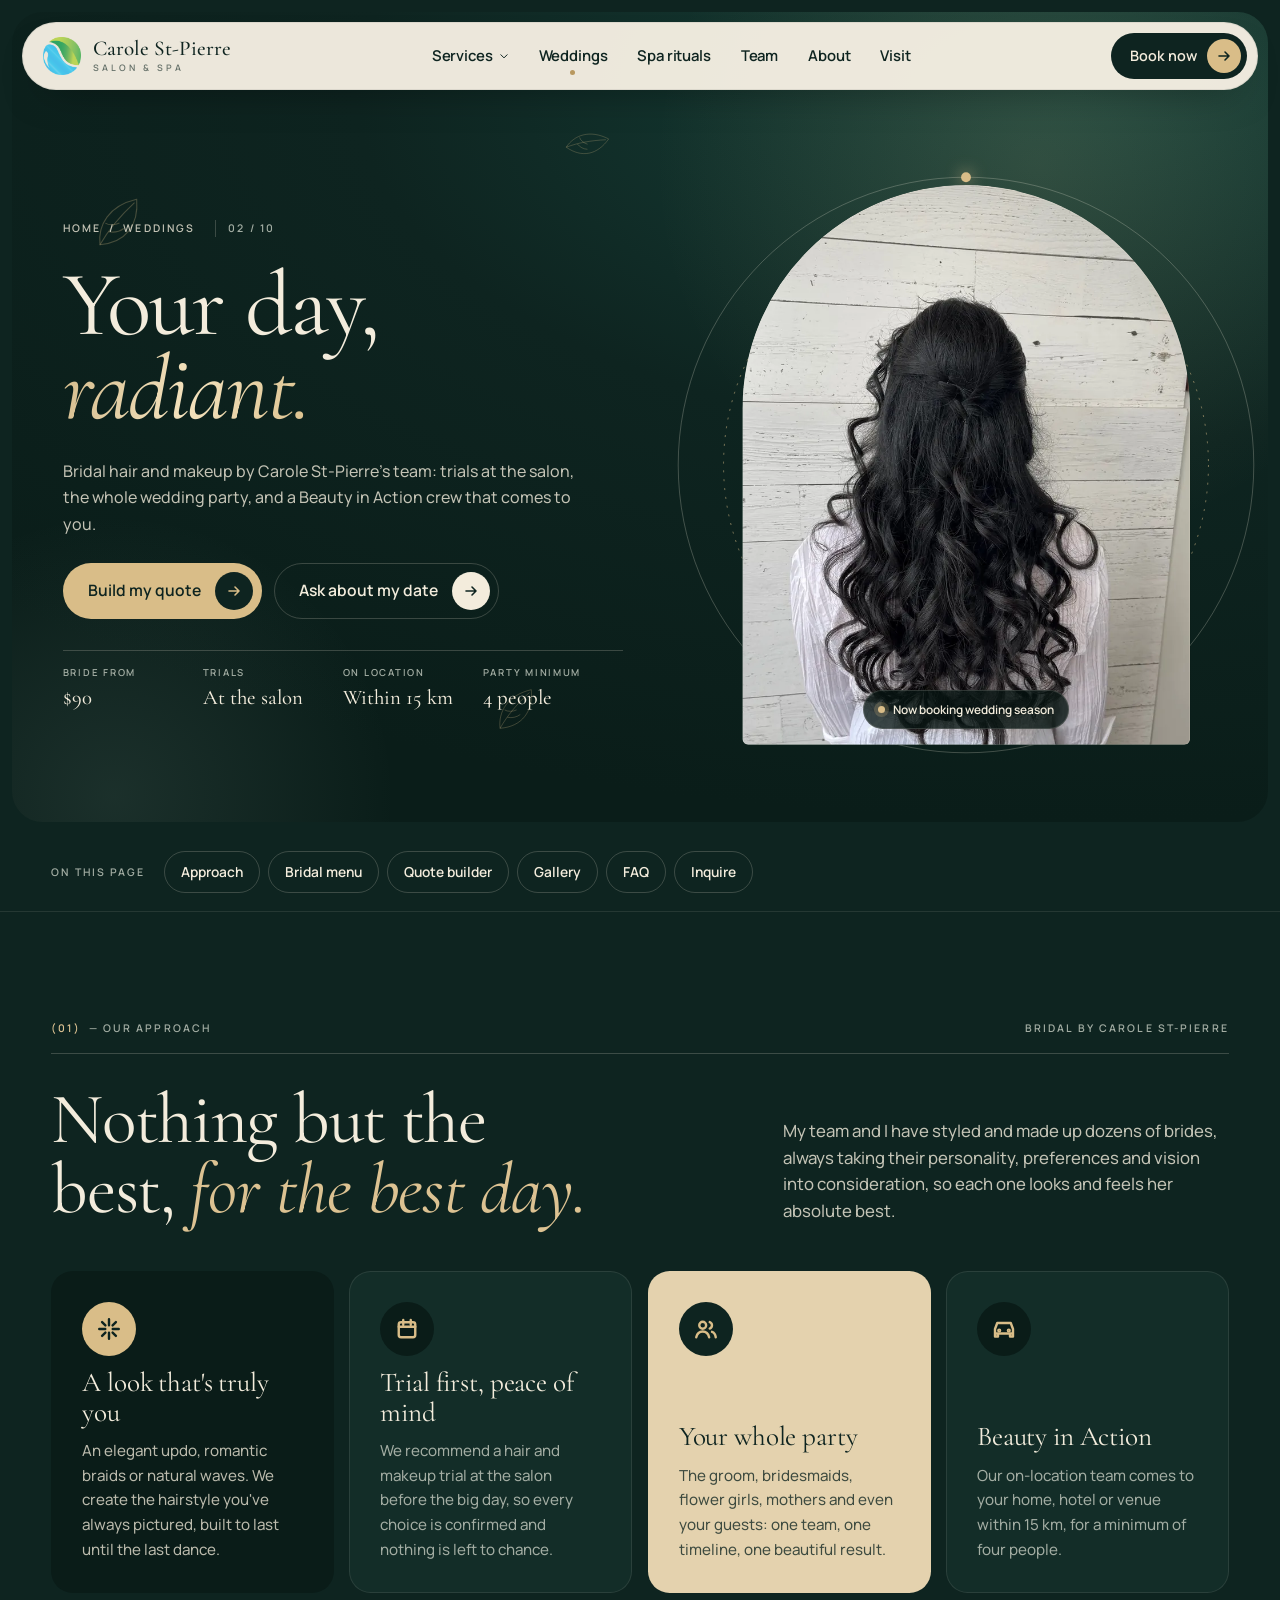
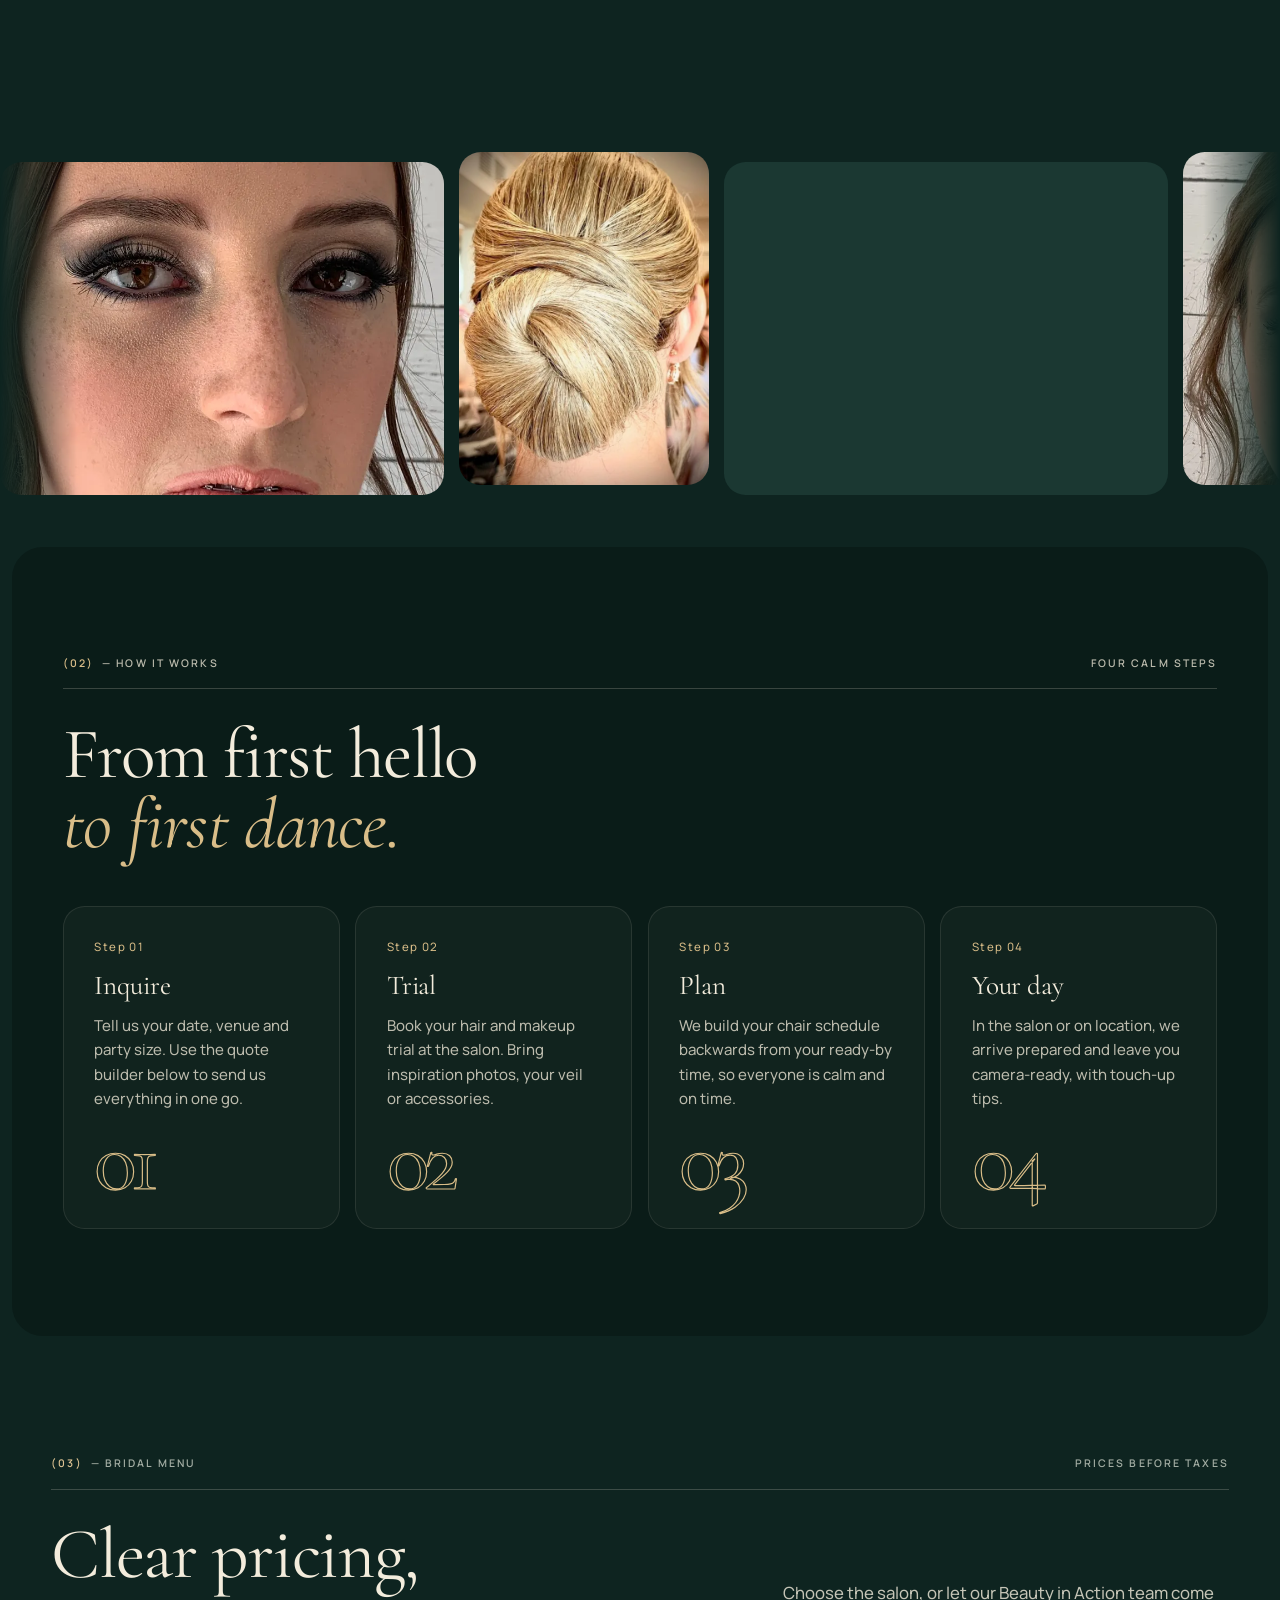
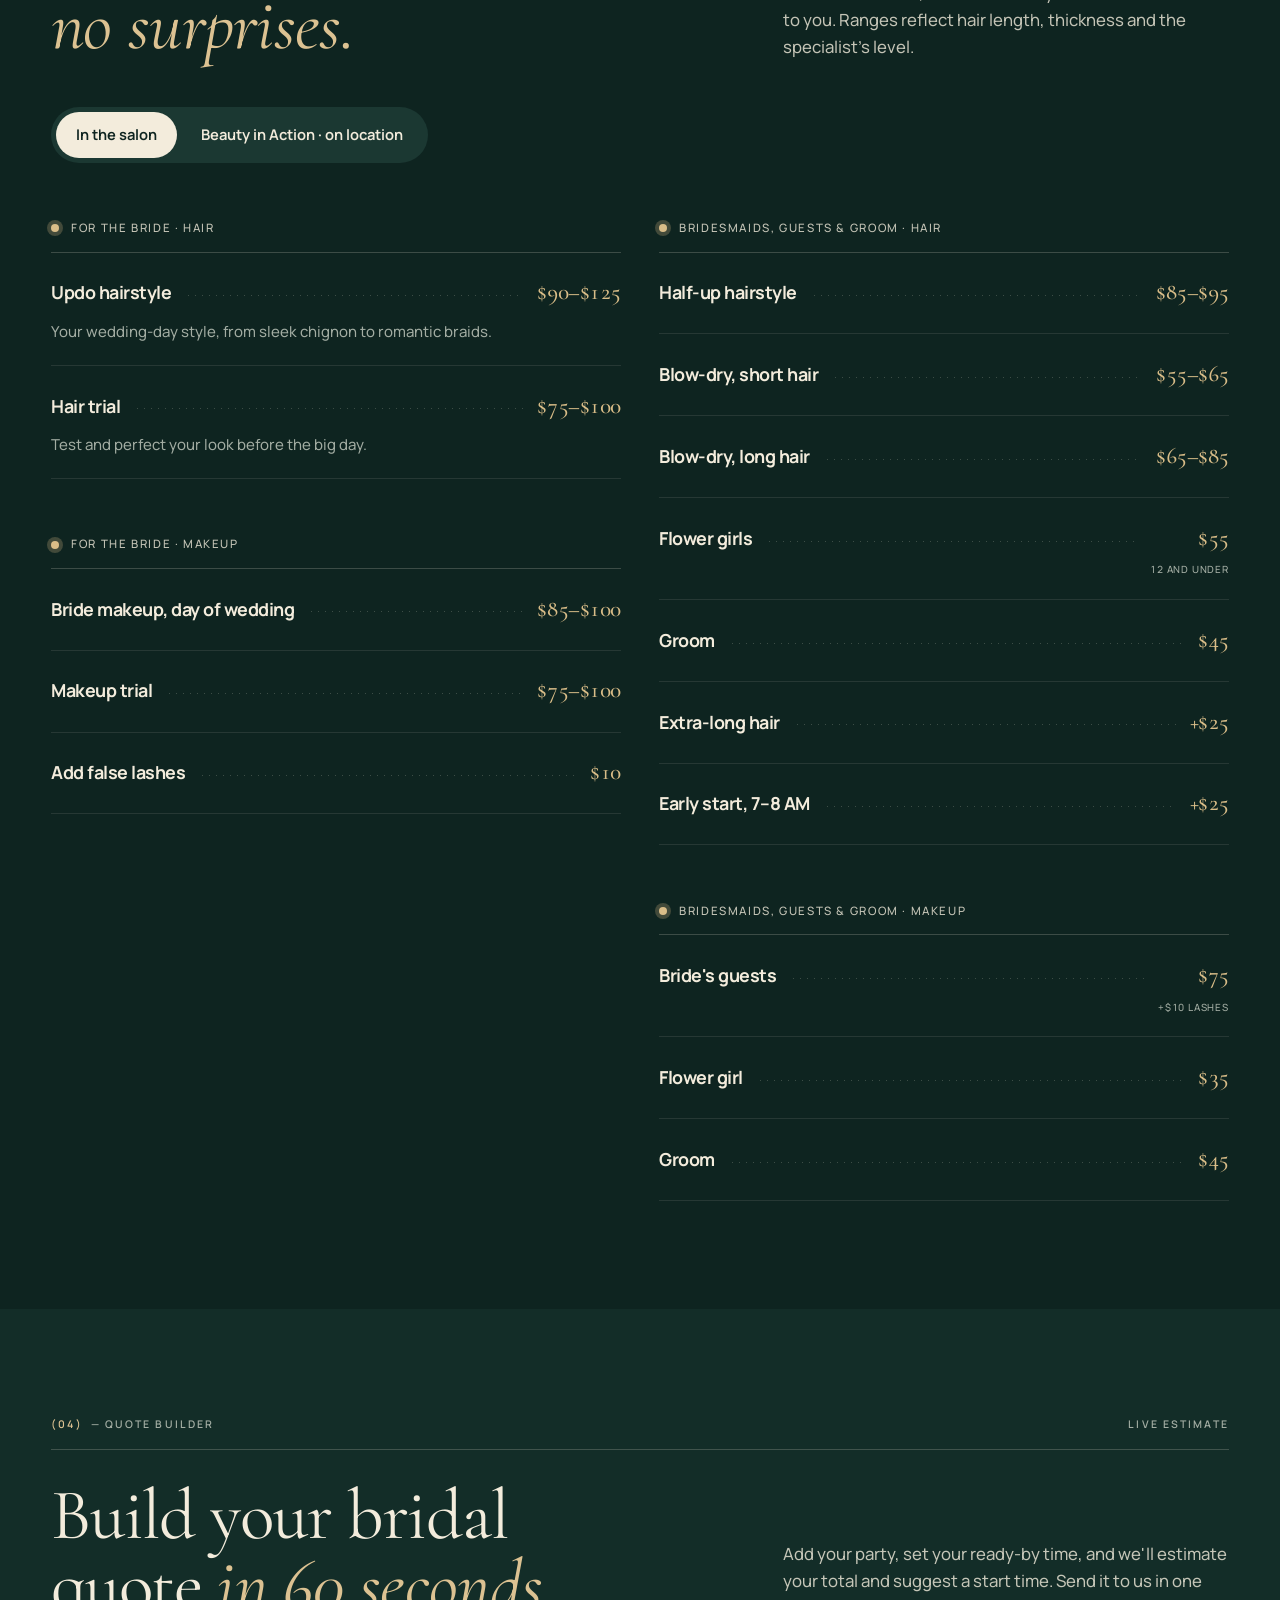
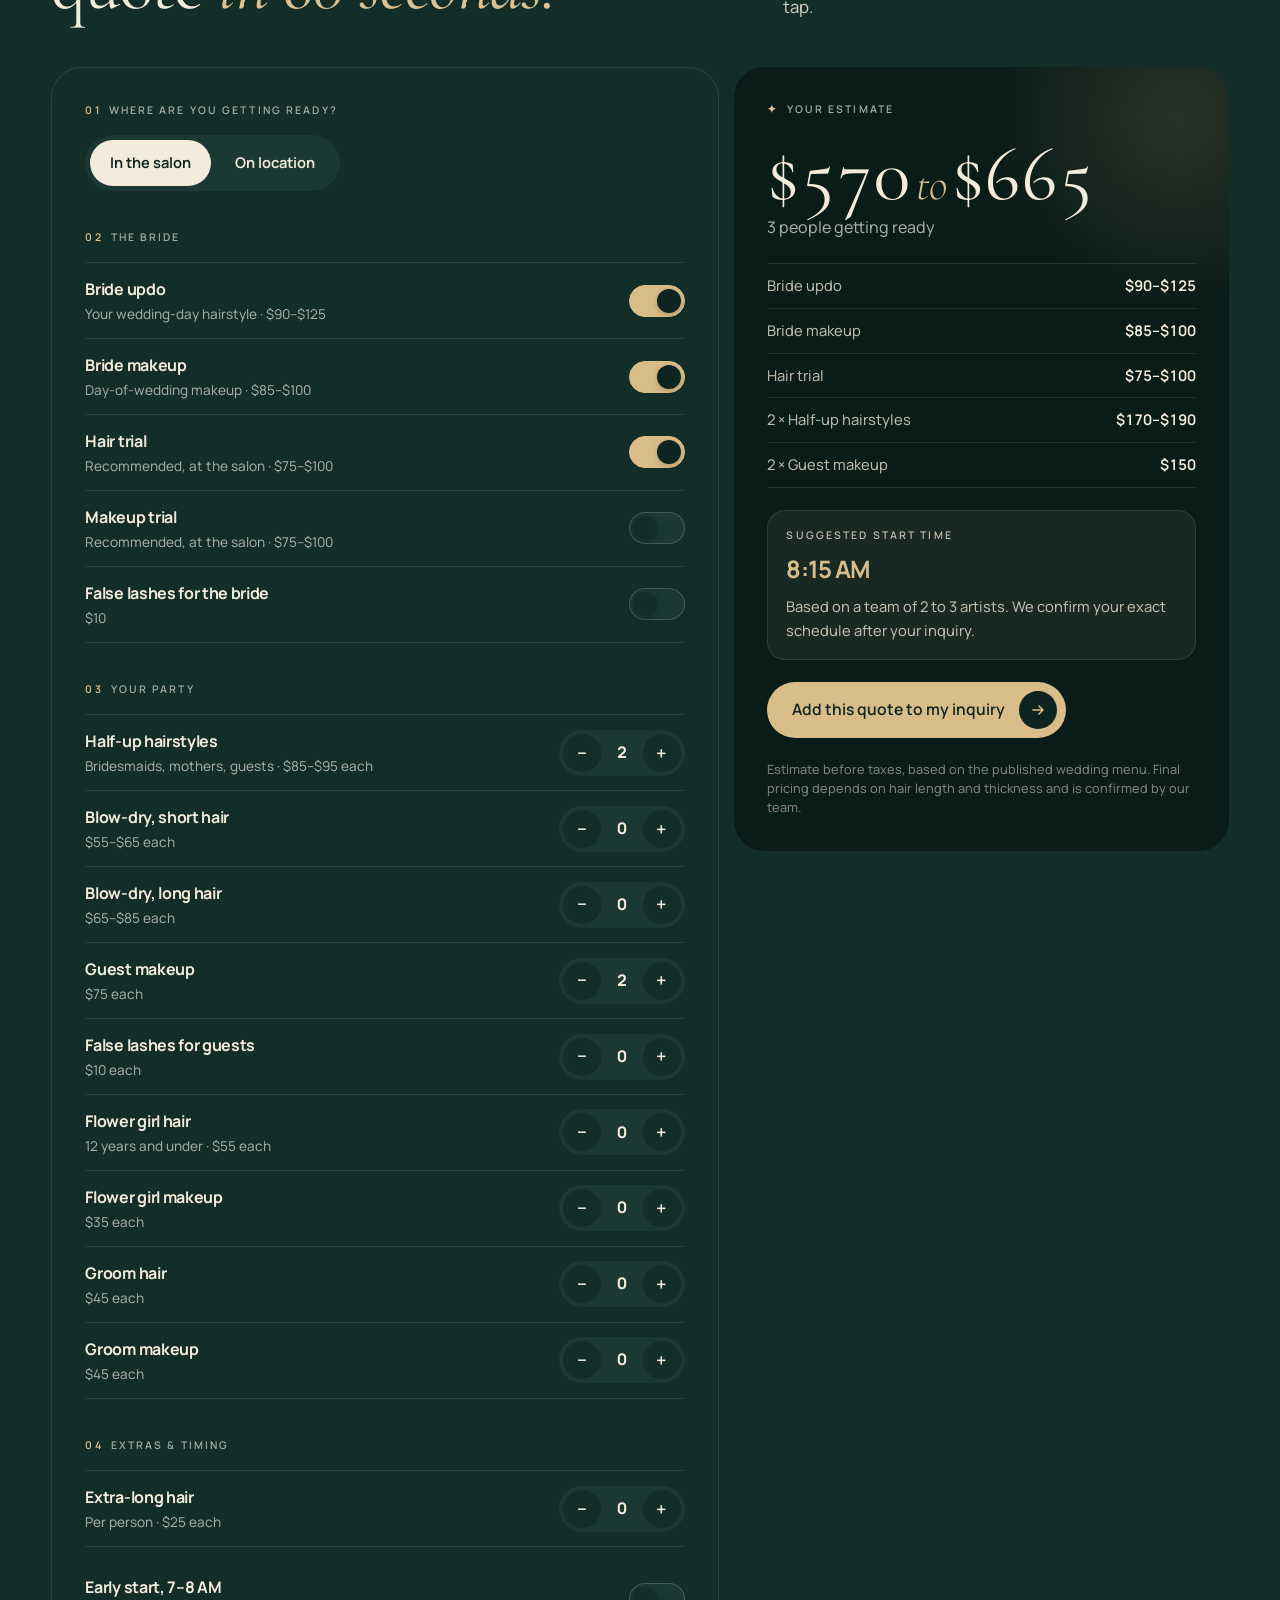
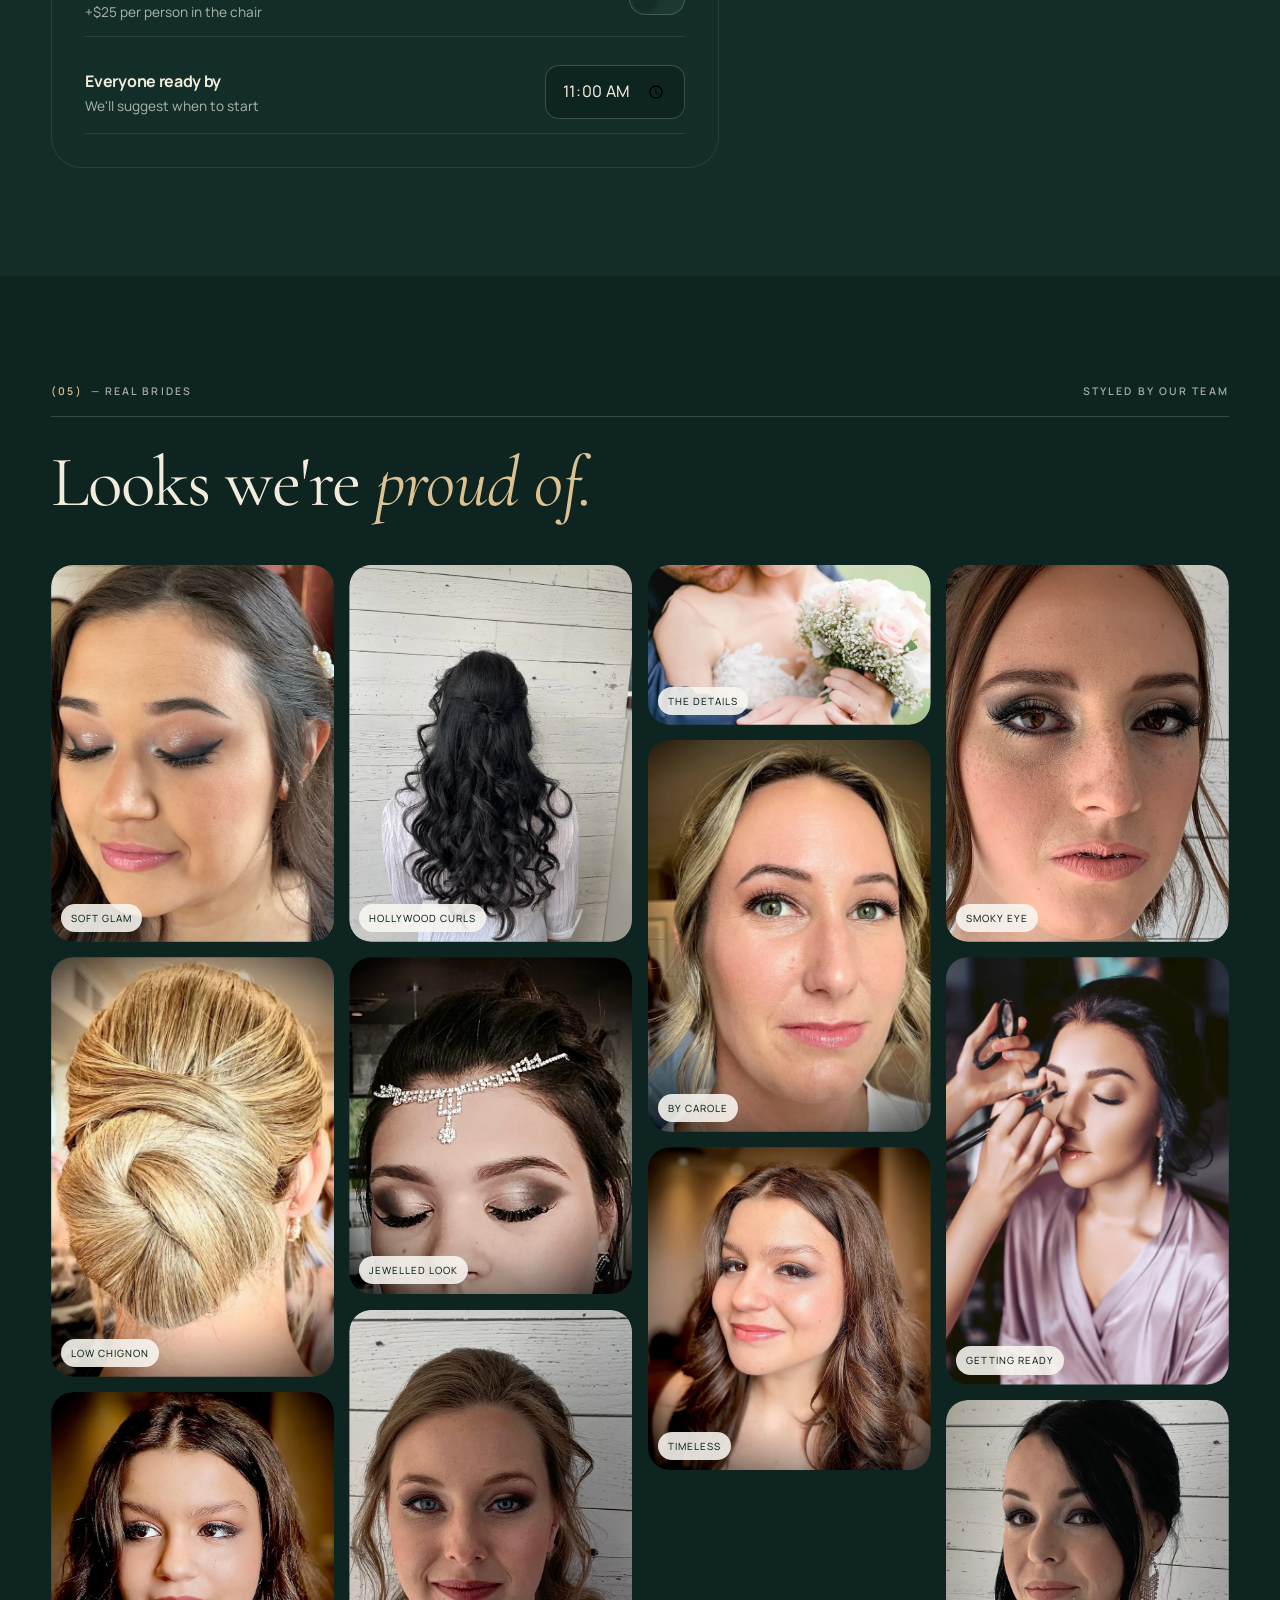
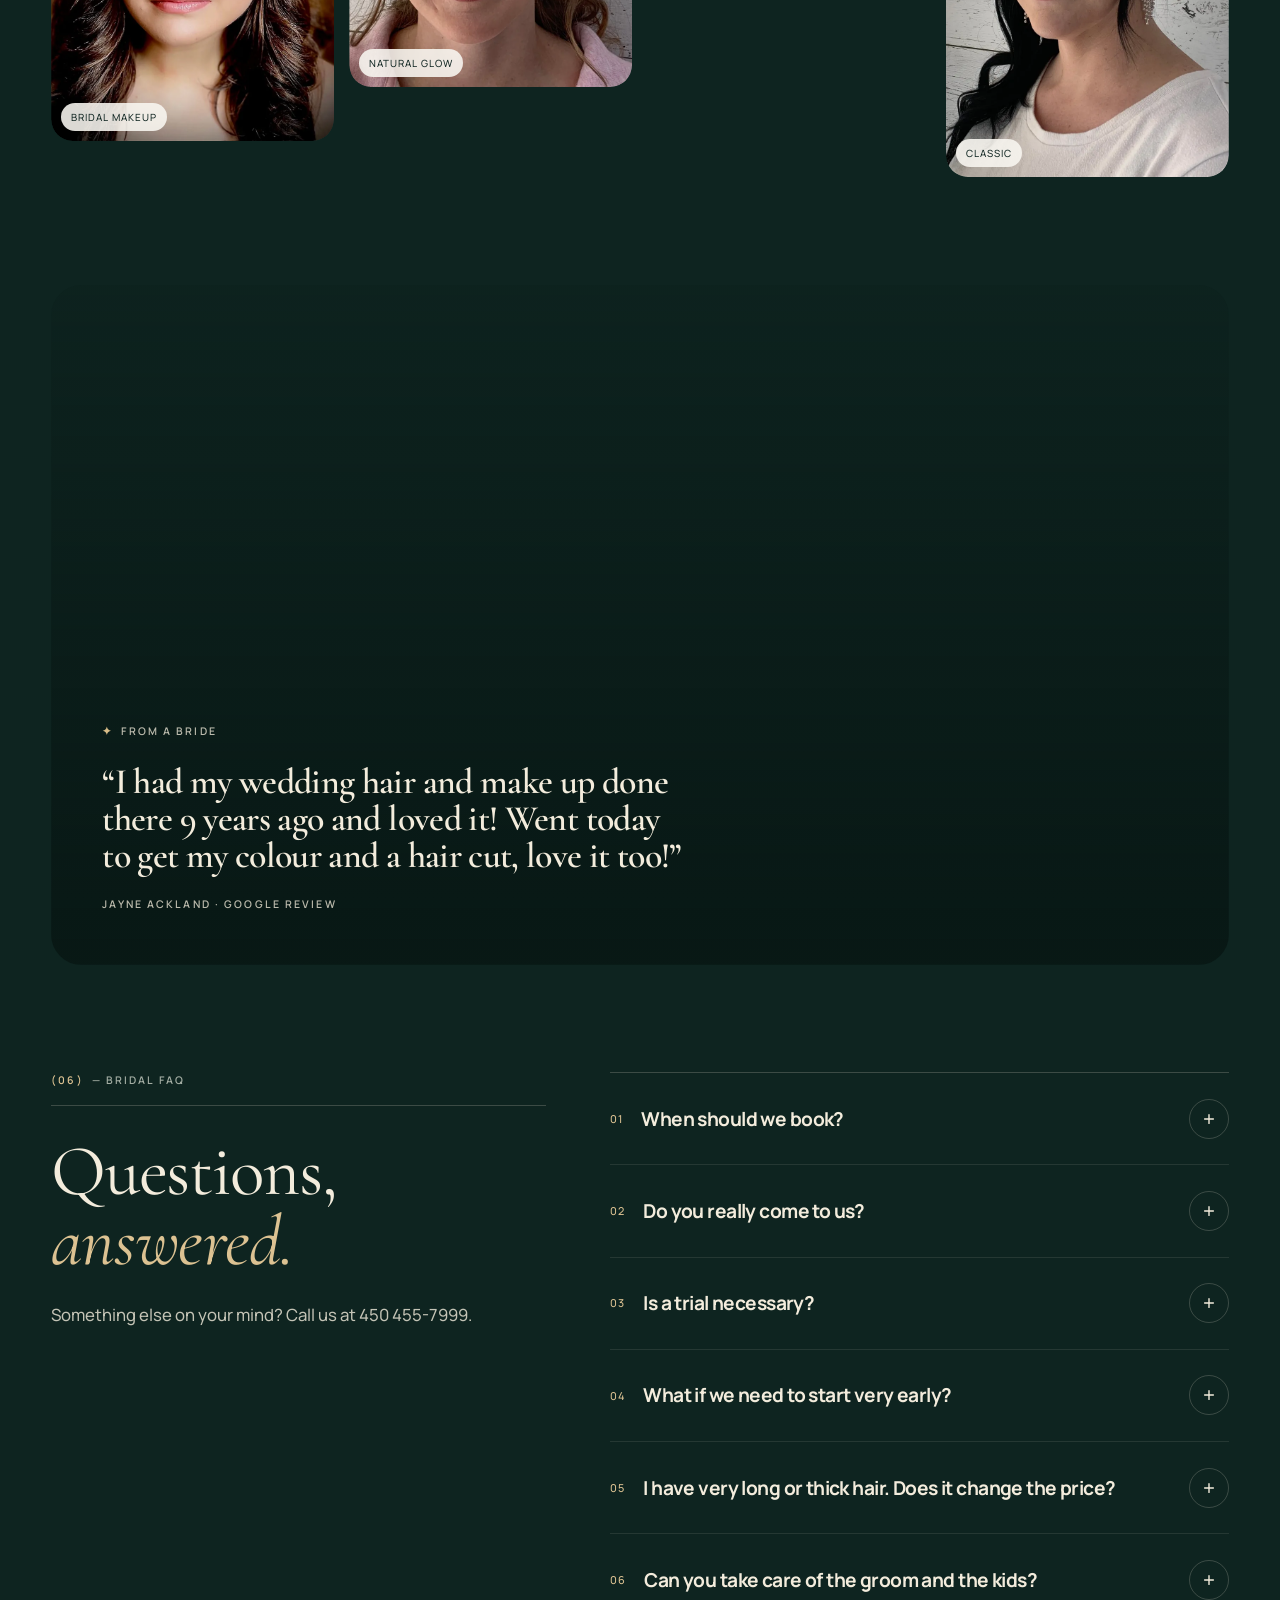
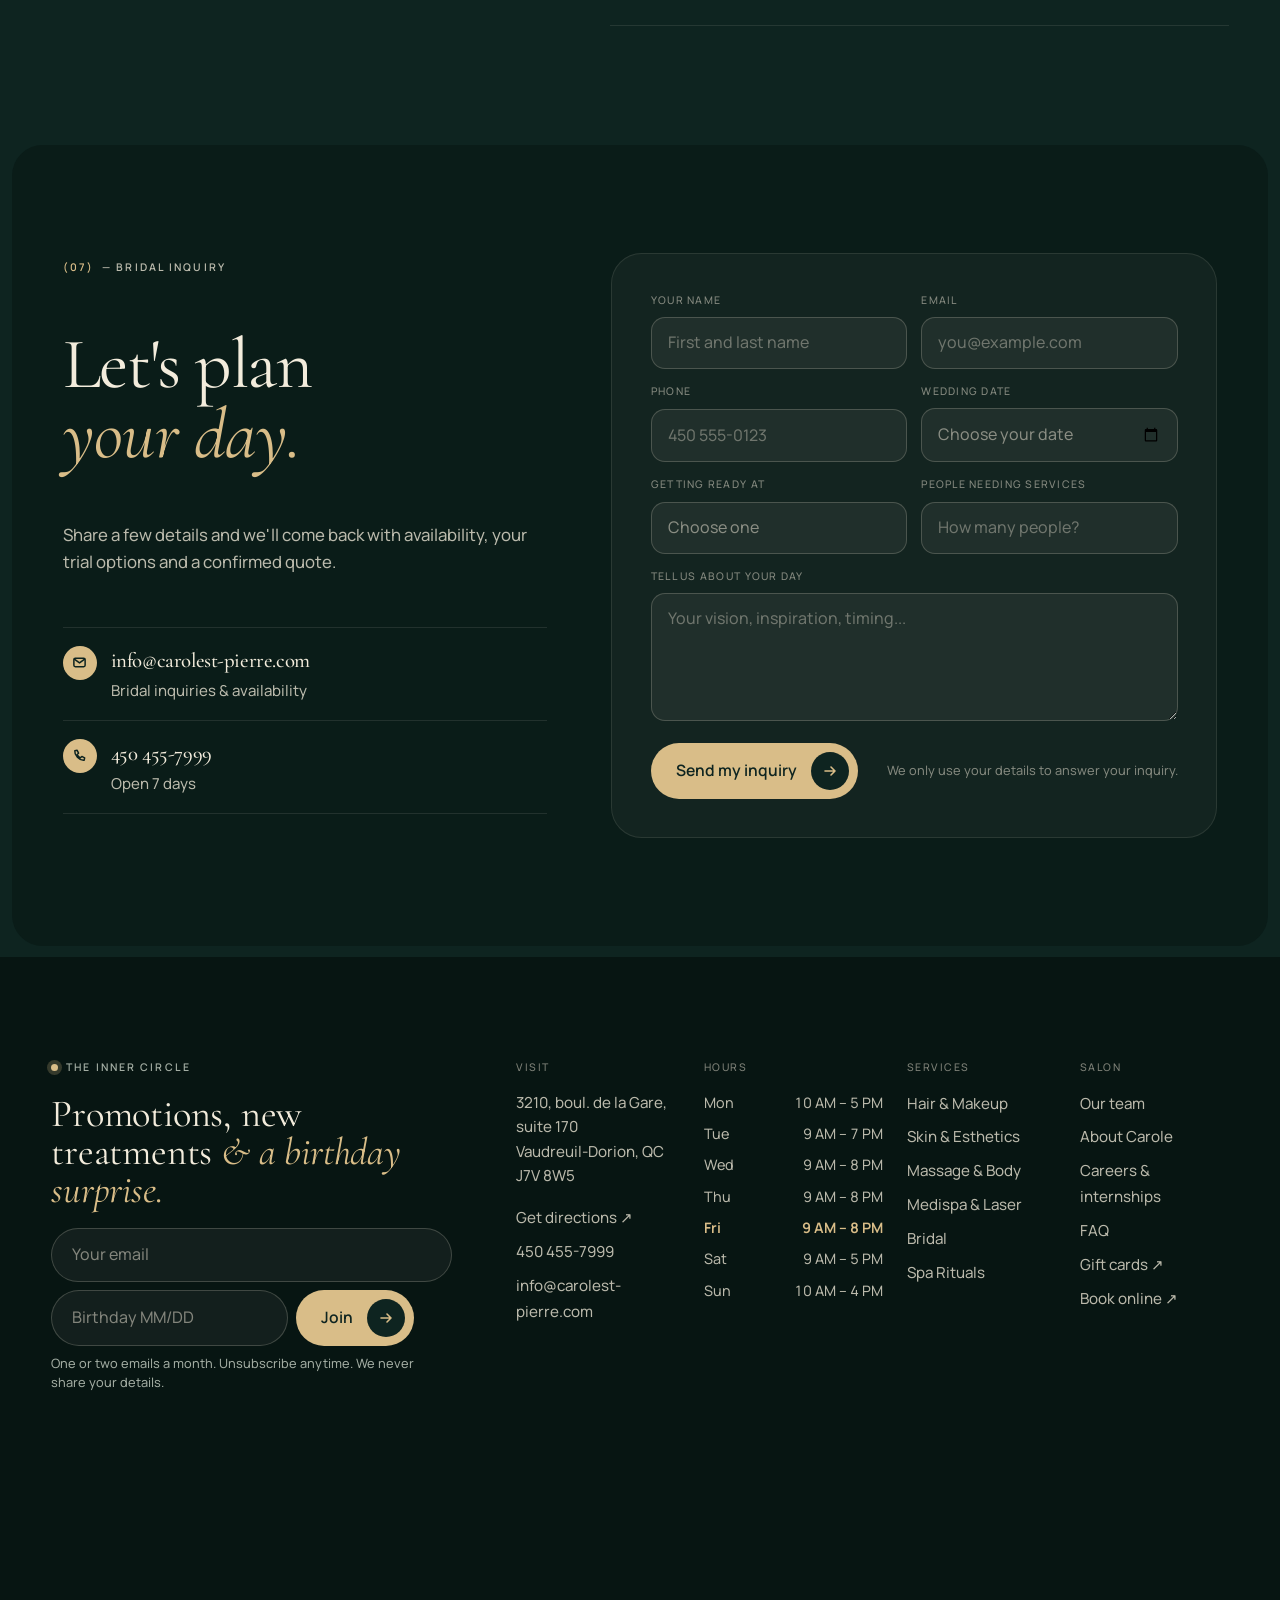
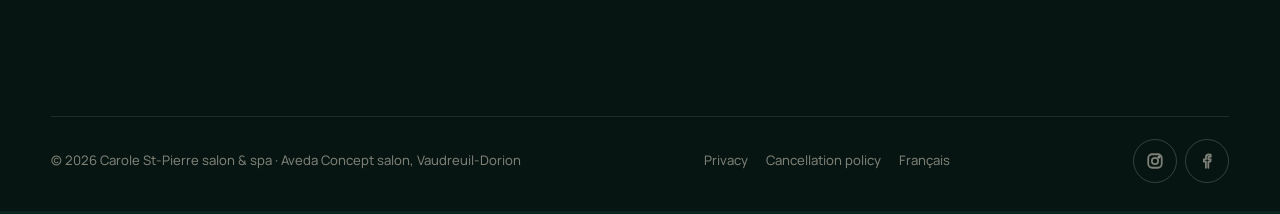
<file: weddings.html>
<!doctype html>
<html lang="en" class="no-js">
<head>
<meta charset="utf-8">
<meta name="viewport" content="width=device-width, initial-scale=1, viewport-fit=cover">
<title>Wedding Hair &amp; Makeup in Vaudreuil-Dorion | Carole St-Pierre salon &amp; spa</title>
<meta name="description" content="Bridal hair and makeup in Vaudreuil-Dorion: trials, the whole wedding party, and on-location Beauty in Action within 15 km. Build your quote online.">
<link rel="canonical" href="https://www.carolest-pierre.com/weddings.html">
<meta name="theme-color" content="#0e2420">
<meta property="og:type" content="website">
<meta property="og:title" content="Wedding Hair &amp; Makeup in Vaudreuil-Dorion | Carole St-Pierre salon &amp; spa">
<meta property="og:description" content="Bridal hair and makeup in Vaudreuil-Dorion: trials, the whole wedding party, and on-location Beauty in Action within 15 km. Build your quote online.">
<meta property="og:image" content="https://www.carolest-pierre.com/assets/img/ritual-scalp.webp">
<meta property="og:locale" content="en_CA">
<meta name="twitter:card" content="summary_large_image">
<link rel="icon" href="favicon.png" type="image/png">
<link rel="apple-touch-icon" href="apple-touch-icon.png">
<link rel="preload" href="assets/fonts/manrope-normal-latin.woff2" as="font" type="font/woff2" crossorigin>
<link rel="preload" href="assets/fonts/cormorant-garamond-normal-latin.woff2" as="font" type="font/woff2" crossorigin>
<link rel="preload" href="assets/fonts/cormorant-garamond-italic-latin.woff2" as="font" type="font/woff2" crossorigin>
<link rel="stylesheet" href="assets/css/fonts.css?v=28b0ab2d">
<link rel="stylesheet" href="assets/css/main.css?v=dfe1f55d">
<script>document.documentElement.classList.replace("no-js","js");if("scrollRestoration"in history)history.scrollRestoration="manual";try{if(sessionStorage.getItem("csp-pt")==="1"&&!matchMedia("(prefers-reduced-motion: reduce)").matches)document.documentElement.classList.add("pt-enter")}catch(e){}</script>
<script type="application/ld+json">{"@context": "https://schema.org", "@type": ["BeautySalon", "DaySpa", "HairSalon"], "name": "Carole St-Pierre salon & spa", "url": "https://www.carolest-pierre.com", "telephone": "+1-450-455-7999", "email": "info@carolest-pierre.com", "image": "https://www.carolest-pierre.com/assets/img/ritual-scalp.webp", "logo": "https://www.carolest-pierre.com/assets/img/logo-mark.png", "priceRange": "$$", "address": {"@type": "PostalAddress", "streetAddress": "3210 boul. de la Gare, suite 170", "addressLocality": "Vaudreuil-Dorion", "addressRegion": "QC", "postalCode": "J7V 8W5", "addressCountry": "CA"}, "openingHoursSpecification": [{"@type": "OpeningHoursSpecification", "dayOfWeek": "Monday", "opens": "10:00", "closes": "17:00"}, {"@type": "OpeningHoursSpecification", "dayOfWeek": "Tuesday", "opens": "09:00", "closes": "19:00"}, {"@type": "OpeningHoursSpecification", "dayOfWeek": "Wednesday", "opens": "09:00", "closes": "20:00"}, {"@type": "OpeningHoursSpecification", "dayOfWeek": "Thursday", "opens": "09:00", "closes": "20:00"}, {"@type": "OpeningHoursSpecification", "dayOfWeek": "Friday", "opens": "09:00", "closes": "20:00"}, {"@type": "OpeningHoursSpecification", "dayOfWeek": "Saturday", "opens": "09:00", "closes": "17:00"}, {"@type": "OpeningHoursSpecification", "dayOfWeek": "Sunday", "opens": "10:00", "closes": "16:00"}], "sameAs": ["https://www.instagram.com/carolestpierre.salonspa/", "https://www.facebook.com/profile.php?id=61553709430803"], "founder": {"@type": "Person", "name": "Carole St-Pierre"}}</script>
<script type="speculationrules">{"prefetch":[{"where":{"and":[{"selector_matches":"a[href$='.html'], a[href*='.html#']"},{"not":{"selector_matches":"[target=_blank]"}}]},"eagerness":"moderate"}]}</script>
<script src="assets/vendor/gsap.min.js" defer></script>
<script src="assets/vendor/ScrollTrigger.min.js" defer></script>
<script src="assets/js/config.js?v=45bf815a" defer></script>
<script src="assets/js/main.js?v=cb406834" defer></script>
</head>
<body>
<a class="skip-link" href="#main">Skip to content</a>
<div class="pt" aria-hidden="true"><div class="pt-in"><img src="assets/img/logo-mark.png" alt="" width="52" height="52"><p class="pt-name">Carole St-Pierre</p><p class="pt-to"><span data-pt-to>Weddings</span></p><span class="pt-line"><b></b></span></div></div>

<header class="site-header" data-tone="dark">
  <nav class="nav-bar" aria-label="Main">
    <a class="brand" href="index.html" aria-label="Carole St-Pierre salon &amp; spa, home">
      <img src="assets/img/logo-mark.png" width="38" height="38" alt="">
      <span class="brand-text"><span class="brand-name">Carole St-Pierre</span><span class="brand-sub">salon &amp; spa</span></span>
    </a>
    <ul class="nav-links" role="list">
      <li class="has-drop"><button type="button" aria-expanded="false" aria-haspopup="true">Services <svg class="" viewBox="0 0 16 16" fill="none" stroke="currentColor" stroke-width="1.6" stroke-linecap="round" stroke-linejoin="round" aria-hidden="true"><path d="m3 6 5 5 5-5"/></svg></button>
        <ul class="drop" role="list"><li><a href="hair.html"><img src="assets/img/aveda-bob.webp" width="500" height="633" alt="" loading="lazy" decoding="async"><div><strong>Hair &amp; Makeup</strong><span>Aveda cuts, colour, treatments</span></div></a></li><li><a href="skin.html"><img src="assets/img/facial-white.webp" srcset="assets/img/facial-white-800.webp 800w, assets/img/facial-white.webp 1200w" sizes="64px" width="1200" height="1600" alt="" loading="lazy" decoding="async"><div><strong>Skin &amp; Esthetics</strong><span>Facials, nails, lashes, waxing</span></div></a></li><li><a href="massage.html"><img src="assets/img/massage-hands.webp" srcset="assets/img/massage-hands-800.webp 800w, assets/img/massage-hands.webp 1024w" sizes="64px" width="1024" height="512" alt="" loading="lazy" decoding="async"><div><strong>Massage &amp; Body</strong><span>15+ techniques, wraps, balneo</span></div></a></li><li><a href="medispa.html"><img src="assets/img/laser.webp" srcset="assets/img/laser-800.webp 800w, assets/img/laser.webp 1600w" sizes="64px" width="1600" height="1067" alt="" loading="lazy" decoding="async"><div><strong>Medispa &amp; Laser</strong><span>Laser, mesotherapy, peels</span></div></a></li><li><a href="weddings.html" aria-current=page><img src="assets/img/bridal-updo.webp" width="600" height="890" alt="" loading="lazy" decoding="async"><div><strong>Bridal</strong><span>Trials, parties, on-location</span></div></a></li><li><a href="rituals.html"><img src="assets/img/hot-stones.webp" srcset="assets/img/hot-stones-800.webp 800w, assets/img/hot-stones.webp 1600w" sizes="64px" width="1600" height="1067" alt="" loading="lazy" decoding="async"><div><strong>Spa Rituals</strong><span>Half-day &amp; full-day packages</span></div></a></li>
          <li class="drop-foot"><span class="muted">100+ treatments, open 7 days</span><a href="https://carolestpierre.zenoti.com/webstoreNew/services" target="_blank" rel="noopener">Book online →</a></li>
        </ul>
      </li>
      <li><a href="weddings.html" aria-current=page>Weddings</a></li><li><a href="rituals.html">Spa rituals</a></li><li><a href="team.html">Team</a></li><li><a href="about.html">About</a></li><li><a href="visit.html">Visit</a></li>
    </ul>
    <div class="nav-actions">
      <a class="nav-phone" href="tel:+14504557999">450 455-7999</a>
      <span class="nav-book"><a class="btn btn--lime btn--sm" href="https://carolestpierre.zenoti.com/webstoreNew/services" target="_blank" rel="noopener">Book now <span class="ic"><svg class="" viewBox="0 0 16 16" fill="none" stroke="currentColor" stroke-width="1.6" stroke-linecap="round" stroke-linejoin="round" aria-hidden="true"><path d="M3 8h10M9 4l4 4-4 4"/></svg></span></a><a class="nav-book-sm" href="https://carolestpierre.zenoti.com/webstoreNew/services" target="_blank" rel="noopener">Book</a></span>
      <button class="menu-toggle" type="button" aria-expanded="false" aria-controls="menu">Menu <span class="bars"><i></i><i></i></span></button>
    </div>
  </nav>
</header>
<div class="menu" id="menu" aria-hidden="true" role="dialog" aria-modal="true" aria-label="Site menu">
  <div class="menu-top">
    <a class="brand" href="index.html"><img src="assets/img/logo-mark.png" width="38" height="38" alt=""><span class="brand-text"><span class="brand-name">Carole St-Pierre</span><span class="brand-sub">salon &amp; spa</span></span></a>
    <button class="menu-close" type="button" aria-label="Close menu"><svg class="" viewBox="0 0 16 16" fill="none" stroke="currentColor" stroke-width="1.6" stroke-linecap="round" stroke-linejoin="round" aria-hidden="true"><path d="m4 4 8 8M12 4l-8 8"/></svg></button>
  </div>
  <div class="menu-body">
    <nav class="menu-list" aria-label="Menu">
      <div class="menu-item menu-acc">
        <button type="button" class="menu-link" aria-expanded="false" aria-controls="menu-services"><span>Services</span><span class="menu-plus" aria-hidden="true"></span></button>
        <div class="menu-acc-panel" id="menu-services"><ul role="list"><li><a href="hair.html"><span>Hair &amp; Makeup</span><small>Aveda cuts, colour, treatments</small></a></li><li><a href="skin.html"><span>Skin &amp; Esthetics</span><small>Facials, nails, lashes, waxing</small></a></li><li><a href="massage.html"><span>Massage &amp; Body</span><small>15+ techniques, wraps, balneo</small></a></li><li><a href="medispa.html"><span>Medispa &amp; Laser</span><small>Laser, mesotherapy, peels</small></a></li></ul></div>
      </div>
      <div class="menu-item"><a class="menu-link" href="weddings.html" aria-current=page><span>Weddings</span><svg class="" viewBox="0 0 16 16" fill="none" stroke="currentColor" stroke-width="1.6" stroke-linecap="round" stroke-linejoin="round" aria-hidden="true"><path d="M3 8h10M9 4l4 4-4 4"/></svg></a></div><div class="menu-item"><a class="menu-link" href="rituals.html"><span>Spa rituals</span><svg class="" viewBox="0 0 16 16" fill="none" stroke="currentColor" stroke-width="1.6" stroke-linecap="round" stroke-linejoin="round" aria-hidden="true"><path d="M3 8h10M9 4l4 4-4 4"/></svg></a></div><div class="menu-item"><a class="menu-link" href="team.html"><span>The team</span><svg class="" viewBox="0 0 16 16" fill="none" stroke="currentColor" stroke-width="1.6" stroke-linecap="round" stroke-linejoin="round" aria-hidden="true"><path d="M3 8h10M9 4l4 4-4 4"/></svg></a></div><div class="menu-item"><a class="menu-link" href="about.html"><span>About Carole</span><svg class="" viewBox="0 0 16 16" fill="none" stroke="currentColor" stroke-width="1.6" stroke-linecap="round" stroke-linejoin="round" aria-hidden="true"><path d="M3 8h10M9 4l4 4-4 4"/></svg></a></div><div class="menu-item"><a class="menu-link" href="visit.html"><span>Visit &amp; FAQ</span><svg class="" viewBox="0 0 16 16" fill="none" stroke="currentColor" stroke-width="1.6" stroke-linecap="round" stroke-linejoin="round" aria-hidden="true"><path d="M3 8h10M9 4l4 4-4 4"/></svg></a></div>
    </nav>
    <div class="menu-foot">
      <a class="btn btn--lime" href="https://carolestpierre.zenoti.com/webstoreNew/services" target="_blank" rel="noopener">Book an appointment <span class="ic"><svg class="" viewBox="0 0 16 16" fill="none" stroke="currentColor" stroke-width="1.6" stroke-linecap="round" stroke-linejoin="round" aria-hidden="true"><path d="M3 8h10M9 4l4 4-4 4"/></svg></span></a>
      <div class="menu-meta"><a href="tel:+14504557999"><svg class="" viewBox="0 0 16 16" fill="none" stroke="currentColor" stroke-width="1.6" stroke-linecap="round" stroke-linejoin="round" aria-hidden="true"><path d="M5.5 2.5 3 3c-.5 4.5 4.5 10.5 10 10l.5-2.5-3-1.5-1.5 1.5C7 9.5 6.5 9 5.5 7l1.5-1.5z"/></svg> 450 455-7999</a><span class="status" data-open-status="short"></span></div>
    </div>
  </div>
</div>
<main id="main">
<section class="frame hx hx--page grain">
  <div class="hx-bg" aria-hidden="true"><span class="hx-glow hx-glow--a"></span><span class="hx-glow hx-glow--b"></span><svg class="leaf leaf--1" viewBox="0 0 50 50" fill="none" stroke="currentColor" stroke-width="1" aria-hidden="true"><path d="M12 46C10 28 20 10 46 4c2 24-10 40-34 42Z"/><path d="M12 46C20 32 30 20 44 7"/><path d="M20 34c5 1 10 0 14-3M17 26c3 2 9 2 13 0"/></svg><svg class="leaf leaf--2" viewBox="0 0 50 50" fill="none" stroke="currentColor" stroke-width="1" aria-hidden="true"><path d="M12 46C10 28 20 10 46 4c2 24-10 40-34 42Z"/><path d="M12 46C20 32 30 20 44 7"/><path d="M20 34c5 1 10 0 14-3M17 26c3 2 9 2 13 0"/></svg><svg class="leaf leaf--3" viewBox="0 0 50 50" fill="none" stroke="currentColor" stroke-width="1" aria-hidden="true"><path d="M12 46C10 28 20 10 46 4c2 24-10 40-34 42Z"/><path d="M12 46C20 32 30 20 44 7"/><path d="M20 34c5 1 10 0 14-3M17 26c3 2 9 2 13 0"/></svg><svg class="leaf leaf--4" viewBox="0 0 50 50" fill="none" stroke="currentColor" stroke-width="1" aria-hidden="true"><path d="M12 46C10 28 20 10 46 4c2 24-10 40-34 42Z"/><path d="M12 46C20 32 30 20 44 7"/><path d="M20 34c5 1 10 0 14-3M17 26c3 2 9 2 13 0"/></svg></div>
  <div class="hx-inner">
    <div class="hx-copy">
      <div class="crumbs" data-reveal="fade"><a href="index.html">Home</a><span>/</span><span>Weddings</span><span class="crumbs-no">02 / 10</span></div>
      <h1 class="hx-title" data-split><span class="ln">Your day,</span><span class="ln"><em>radiant.</em></span></h1>
      <p class="hx-lead" data-reveal style="--d:.45s">Bridal hair and makeup by Carole St-Pierre's team: trials at the salon, the whole wedding party, and a Beauty in Action crew that comes to you.</p>
      <div data-reveal style="--d:.55s"><div class="btn-row"><a class="btn btn--lime" href="#quote">Build my quote <span class="ic"><svg class="" viewBox="0 0 16 16" fill="none" stroke="currentColor" stroke-width="1.6" stroke-linecap="round" stroke-linejoin="round" aria-hidden="true"><path d="M3 8h10M9 4l4 4-4 4"/></svg></span></a><a class="btn btn--ghost" href="#inquiry">Ask about my date <span class="ic"><svg class="" viewBox="0 0 16 16" fill="none" stroke="currentColor" stroke-width="1.6" stroke-linecap="round" stroke-linejoin="round" aria-hidden="true"><path d="M3 8h10M9 4l4 4-4 4"/></svg></span></a></div></div>
      <dl class="hx-facts" data-reveal style="--d:.65s"><div><dt>Bride from</dt><dd>$90</dd></div><div><dt>Trials</dt><dd>At the salon</dd></div><div><dt>On location</dt><dd>Within 15 km</dd></div><div><dt>Party minimum</dt><dd>4 people</dd></div></dl>
    </div>
    <div class="hx-art" data-hx-art>
      <div class="hx-rings" aria-hidden="true"><svg viewBox="0 0 600 600"><circle class="r1" cx="300" cy="300" r="292"/><circle class="r3" cx="300" cy="300" r="200"/></svg><svg class="hx-spin hx-spin--r2" viewBox="0 0 600 600"><circle class="r2" cx="300" cy="300" r="246"/></svg><svg class="hx-spin hx-spin--orbit" viewBox="0 0 600 600"><g class="orbit"><circle cx="300" cy="8" r="5"/></g></svg></div>
      <div class="hx-arch" data-depth="-10"><figure class="hx-slide is-active"><img src="assets/img/bridal-curls.webp" srcset="assets/img/bridal-curls-800.webp 800w, assets/img/bridal-curls.webp 1300w" sizes="(min-width: 1000px) 34vw, 78vw" width="1300" height="1733" alt="A bride with long, glossy cascading curls" fetchpriority="high" style="object-position:50% 50%"></figure>
        <span class="hx-cap"><span class="dot"></span> Now booking wedding season</span></div>
    </div>
  </div>
</section>
<nav class="jumpbar" aria-label="On this page"><div class="container jumpbar-in"><span class="eyebrow">On this page</span><a href="#approach">Approach</a><a href="#menu">Bridal menu</a><a href="#quote">Quote builder</a><a href="#gallery">Gallery</a><a href="#faq">FAQ</a><a href="#inquiry">Inquire</a></div></nav>
<section class="section" id="approach">
  <div class="container">
    <div class="sec-head">
  <div class="sec-rule" data-reveal="fade"><span class="eyebrow"><span class="num">(01)</span> — Our approach</span><span class="eyebrow hide-sm">Bridal by Carole St-Pierre</span></div>
  <div class="sec-title"><h2 class="h2" data-split>Nothing but the best, <em class='accent'>for the best day.</em></h2><p class="lead" data-reveal>My team and I have styled and made up dozens of brides, always taking their personality, preferences and vision into consideration, so each one looks and feels her absolute best.</p></div>
</div>
    <div class="values" data-stagger>
      <article class="value value--dark" data-reveal><span class="ico"><svg class="" viewBox="0 0 16 16" fill="none" stroke="currentColor" stroke-width="1.6" stroke-linecap="round" stroke-linejoin="round" aria-hidden="true"><path d="M8 1.5v4M8 10.5v4M1.5 8h4M10.5 8h4M3.4 3.4l2.2 2.2M10.4 10.4l2.2 2.2M3.4 12.6l2.2-2.2M10.4 5.6l2.2-2.2"/></svg></span><h3>A look that's truly you</h3><p>An elegant updo, romantic braids or natural waves. We create the hairstyle you've always pictured, built to last until the last dance.</p></article>
      <article class="value" data-reveal><span class="ico"><svg class="" viewBox="0 0 16 16" fill="none" stroke="currentColor" stroke-width="1.6" stroke-linecap="round" stroke-linejoin="round" aria-hidden="true"><rect x="2.5" y="3.5" width="11" height="10" rx="1.5"/><path d="M2.5 6.5h11M5.5 2v3M10.5 2v3"/></svg></span><h3>Trial first, peace of mind</h3><p>We recommend a hair and makeup trial at the salon before the big day, so every choice is confirmed and nothing is left to chance.</p></article>
      <article class="value value--lime" data-reveal><span class="ico"><svg class="" viewBox="0 0 16 16" fill="none" stroke="currentColor" stroke-width="1.6" stroke-linecap="round" stroke-linejoin="round" aria-hidden="true"><circle cx="5.8" cy="5.5" r="2.3"/><path d="M1.5 13.5c.6-2.6 2.3-3.8 4.3-3.8s3.7 1.2 4.3 3.8"/><path d="M10.5 3.4a2.3 2.3 0 0 1 0 4.3M12 9.9c1.3.4 2.2 1.5 2.5 3.6"/></svg></span><h3>Your whole party</h3><p>The groom, bridesmaids, flower girls, mothers and even your guests: one team, one timeline, one beautiful result.</p></article>
      <article class="value" data-reveal><span class="ico"><svg class="" viewBox="0 0 16 16" fill="none" stroke="currentColor" stroke-width="1.6" stroke-linecap="round" stroke-linejoin="round" aria-hidden="true"><path d="M2 11V8l1.5-4h9L14 8v3M2 11h12M2 11v2h2v-2M12 11v2h2v-2"/><circle cx="4.8" cy="9" r=".6"/><circle cx="11.2" cy="9" r=".6"/></svg></span><h3>Beauty in Action</h3><p>Our on-location team comes to your home, hotel or venue within 15 km, for a minimum of four people.</p></article>
    </div>
  </div>
</section>
<section class="ribbon" aria-hidden="true">
  <div class="ribbon-track"><figure class="rb rb--w"><img src="assets/img/bridal-look-1.webp" srcset="assets/img/bridal-look-1-800.webp 800w, assets/img/bridal-look-1.webp 1300w" sizes="40vw" width="1300" height="1733" alt="" loading="lazy" decoding="async"></figure><figure class="rb rb--t"><img src="assets/img/bridal-updo.webp" width="600" height="890" alt="" loading="lazy" decoding="async"></figure><figure class="rb rb--w"><img src="assets/img/bridal-bouquet.webp" srcset="assets/img/bridal-bouquet-800.webp 800w, assets/img/bridal-bouquet.webp 2000w" sizes="40vw" width="2000" height="1132" alt="" loading="lazy" decoding="async"></figure><figure class="rb rb--w"><img src="assets/img/bridal-look-2.webp" srcset="assets/img/bridal-look-2-800.webp 800w, assets/img/bridal-look-2.webp 1300w" sizes="40vw" width="1300" height="1733" alt="" loading="lazy" decoding="async"></figure><figure class="rb rb--t"><img src="assets/img/bridal-curls.webp" srcset="assets/img/bridal-curls-800.webp 800w, assets/img/bridal-curls.webp 1300w" sizes="40vw" width="1300" height="1733" alt="" loading="lazy" decoding="async"></figure><figure class="rb rb--w"><img src="assets/img/bridal-jewel.webp" width="805" height="960" alt="" loading="lazy" decoding="async"></figure><figure class="rb rb--w"><img src="assets/img/bridal-look-3.webp" srcset="assets/img/bridal-look-3-800.webp 800w, assets/img/bridal-look-3.webp 1300w" sizes="40vw" width="1300" height="1733" alt="" loading="lazy" decoding="async"></figure><figure class="rb rb--t"><img src="assets/img/bridal-brunette.webp" srcset="assets/img/bridal-brunette-800.webp 800w, assets/img/bridal-brunette.webp 1038w" sizes="40vw" width="1038" height="1280" alt="" loading="lazy" decoding="async"></figure><figure class="rb rb--w"><img src="assets/img/bridal-look-1.webp" srcset="assets/img/bridal-look-1-800.webp 800w, assets/img/bridal-look-1.webp 1300w" sizes="40vw" width="1300" height="1733" alt="" loading="lazy" decoding="async"></figure><figure class="rb rb--t"><img src="assets/img/bridal-updo.webp" width="600" height="890" alt="" loading="lazy" decoding="async"></figure><figure class="rb rb--w"><img src="assets/img/bridal-bouquet.webp" srcset="assets/img/bridal-bouquet-800.webp 800w, assets/img/bridal-bouquet.webp 2000w" sizes="40vw" width="2000" height="1132" alt="" loading="lazy" decoding="async"></figure><figure class="rb rb--w"><img src="assets/img/bridal-look-2.webp" srcset="assets/img/bridal-look-2-800.webp 800w, assets/img/bridal-look-2.webp 1300w" sizes="40vw" width="1300" height="1733" alt="" loading="lazy" decoding="async"></figure><figure class="rb rb--t"><img src="assets/img/bridal-curls.webp" srcset="assets/img/bridal-curls-800.webp 800w, assets/img/bridal-curls.webp 1300w" sizes="40vw" width="1300" height="1733" alt="" loading="lazy" decoding="async"></figure><figure class="rb rb--w"><img src="assets/img/bridal-jewel.webp" width="805" height="960" alt="" loading="lazy" decoding="async"></figure><figure class="rb rb--w"><img src="assets/img/bridal-look-3.webp" srcset="assets/img/bridal-look-3-800.webp 800w, assets/img/bridal-look-3.webp 1300w" sizes="40vw" width="1300" height="1733" alt="" loading="lazy" decoding="async"></figure><figure class="rb rb--t"><img src="assets/img/bridal-brunette.webp" srcset="assets/img/bridal-brunette-800.webp 800w, assets/img/bridal-brunette.webp 1038w" sizes="40vw" width="1038" height="1280" alt="" loading="lazy" decoding="async"></figure></div>
</section>
<section class="frame is-dark grain">
  <div class="container section">
    <div class="sec-head">
  <div class="sec-rule" data-reveal="fade"><span class="eyebrow"><span class="num">(02)</span> — How it works</span><span class="eyebrow hide-sm">Four calm steps</span></div>
  <div class="sec-title"><h2 class="h2" data-split>From first hello <em class='accent'>to first dance.</em></h2></div>
</div>
    <div class="steps steps--4" data-stagger><article class="step" data-reveal><span class="n">Step 01</span><h3>Inquire</h3><p>Tell us your date, venue and party size. Use the quote builder below to send us everything in one go.</p><span class="big" aria-hidden="true">01</span></article><article class="step" data-reveal><span class="n">Step 02</span><h3>Trial</h3><p>Book your hair and makeup trial at the salon. Bring inspiration photos, your veil or accessories.</p><span class="big" aria-hidden="true">02</span></article><article class="step" data-reveal><span class="n">Step 03</span><h3>Plan</h3><p>We build your chair schedule backwards from your ready-by time, so everyone is calm and on time.</p><span class="big" aria-hidden="true">03</span></article><article class="step" data-reveal><span class="n">Step 04</span><h3>Your day</h3><p>In the salon or on location, we arrive prepared and leave you camera-ready, with touch-up tips.</p><span class="big" aria-hidden="true">04</span></article></div>
  </div>
</section>
<section class="section" id="menu">
  <div class="container">
    <div class="sec-head">
  <div class="sec-rule" data-reveal="fade"><span class="eyebrow"><span class="num">(03)</span> — Bridal menu</span><span class="eyebrow hide-sm">Prices before taxes</span></div>
  <div class="sec-title"><h2 class="h2" data-split>Clear pricing, <em class='accent'>no surprises.</em></h2><p class="lead" data-reveal>Choose the salon, or let our Beauty in Action team come to you. Ranges reflect hair length, thickness and the specialist's level.</p></div>
</div>
    <div data-tabs data-reveal>
      <div class="tabs-list" role="tablist" aria-label="Where you get ready">
        <button type="button" role="tab" id="t-salon" aria-selected="true" aria-controls="p-salon">In the salon</button>
        <button type="button" role="tab" id="t-loc" aria-selected="false" aria-controls="p-loc" tabindex="-1">Beauty in Action · on location</button>
      </div>
      <div class="mt-l" role="tabpanel" id="p-salon" aria-labelledby="t-salon"><div class="price-cols">
  <div>
    <h3 class="sub">For the bride · hair</h3>
    <div class="price-list">
      <div class="price-row"><h3>Updo hairstyle</h3><div class="price">$90–$125</div><p>Your wedding-day style, from sleek chignon to romantic braids.</p></div>
      <div class="price-row"><h3>Hair trial</h3><div class="price">$75–$100</div><p>Test and perfect your look before the big day.</p></div>
    </div>
    <h3 class="sub mt-l">For the bride · makeup</h3>
    <div class="price-list">
      <div class="price-row"><h3>Bride makeup, day of wedding</h3><div class="price">$85–$100</div></div>
      <div class="price-row"><h3>Makeup trial</h3><div class="price">$75–$100</div></div>
      <div class="price-row"><h3>Add false lashes</h3><div class="price">$10</div></div>
    </div>
  </div>
  <div>
    <h3 class="sub">Bridesmaids, guests &amp; groom · hair</h3>
    <div class="price-list">
      <div class="price-row"><h3>Half-up hairstyle</h3><div class="price">$85–$95</div></div>
      <div class="price-row"><h3>Blow-dry, short hair</h3><div class="price">$55–$65</div></div>
      <div class="price-row"><h3>Blow-dry, long hair</h3><div class="price">$65–$85</div></div>
      <div class="price-row"><h3>Flower girls</h3><div class="price">$55<small>12 and under</small></div></div>
      <div class="price-row"><h3>Groom</h3><div class="price">$45</div></div>
      <div class="price-row"><h3>Extra-long hair</h3><div class="price">+$25</div></div>
      <div class="price-row"><h3>Early start, 7–8 AM</h3><div class="price">+$25</div></div>
    </div>
    <h3 class="sub mt-l">Bridesmaids, guests &amp; groom · makeup</h3>
    <div class="price-list">
      <div class="price-row"><h3>Bride's guests</h3><div class="price">$75<small>+$10 lashes</small></div></div>
      <div class="price-row"><h3>Flower girl</h3><div class="price">$35</div></div>
      <div class="price-row"><h3>Groom</h3><div class="price">$45</div></div>
    </div>
  </div>
</div></div>
      <div class="mt-l" role="tabpanel" id="p-loc" aria-labelledby="t-loc" hidden><div class="price-cols">
  <div>
    <h3 class="sub">For the bride</h3>
    <div class="price-list">
      <div class="price-row"><h3>Hair &amp; makeup on location <span class="tag">Signature</span></h3><div class="price">$350</div><p>$175 hair and $175 makeup, wherever you're getting ready.</p></div>
      <div class="price-row"><h3>Hair and makeup trials</h3><div class="price">$75–$100</div><p>Trials are held at the salon.</p></div>
    </div>
    <div class="callout callout--lime mt-m">
      <h3>Good to know</h3>
      <ul class="checklist" role="list">
        <li><svg class="" viewBox="0 0 16 16" fill="none" stroke="currentColor" stroke-width="1.6" stroke-linecap="round" stroke-linejoin="round" aria-hidden="true"><path d="m3 8.5 3 3 7-7"/></svg><span>We travel within a <strong>15 km radius</strong> for a minimum of <strong>4 people</strong>.</span></li>
        <li><svg class="" viewBox="0 0 16 16" fill="none" stroke="currentColor" stroke-width="1.6" stroke-linecap="round" stroke-linejoin="round" aria-hidden="true"><path d="m3 8.5 3 3 7-7"/></svg><span>Beyond 15 km, a <strong>$100 team travel fee</strong> applies.</span></li>
        <li><svg class="" viewBox="0 0 16 16" fill="none" stroke="currentColor" stroke-width="1.6" stroke-linecap="round" stroke-linejoin="round" aria-hidden="true"><path d="m3 8.5 3 3 7-7"/></svg><span>Hair, makeup, or both: you choose for every member of your party.</span></li>
      </ul>
    </div>
  </div>
  <div>
    <h3 class="sub">Bridesmaids &amp; guests</h3>
    <div class="price-list">
      <div class="price-row"><h3>Updo hairstyle</h3><div class="price">$150</div></div>
      <div class="price-row"><h3>Stylized or half-up hairstyle</h3><div class="price">$125</div></div>
      <div class="price-row"><h3>Blow-dry styling</h3><div class="price">$85</div></div>
      <div class="price-row"><h3>Makeup</h3><div class="price">$125</div></div>
      <div class="price-row"><h3>Makeup with false lashes</h3><div class="price">$145</div></div>
    </div>
  </div>
</div></div>
    </div>
  </div>
</section>
<section class="section is-paper2" id="quote">
  <div class="container">
    <div class="sec-head">
  <div class="sec-rule" data-reveal="fade"><span class="eyebrow"><span class="num">(04)</span> — Quote builder</span><span class="eyebrow hide-sm">Live estimate</span></div>
  <div class="sec-title"><h2 class="h2" data-split>Build your bridal quote <em class='accent'>in 60 seconds.</em></h2><p class="lead" data-reveal>Add your party, set your ready-by time, and we'll estimate your total and suggest a start time. Send it to us in one tap.</p></div>
</div>
    <div class="qb" data-quote>
      <div class="qb-panel" data-reveal>
        <div class="qb-mini" aria-hidden="true"><span class="mono">Estimate</span><strong data-qb-total-mini>$0</strong><a href="#qb-summary">See details ↓</a></div>
        <div class="qb-block">
          <span class="eyebrow"><span class="num">01</span> Where are you getting ready?</span>
          <div data-tabs data-qb-mode>
            <div class="tabs-list" role="tablist" aria-label="Location">
              <button type="button" role="tab" data-value="salon" aria-selected="true">In the salon</button>
              <button type="button" role="tab" data-value="location" aria-selected="false" tabindex="-1">On location</button>
            </div>
          </div>
        </div>
        <div class="qb-block"><span class="eyebrow"><span class="num">02</span> The bride</span><div data-qb-list="bride"></div></div>
        <div class="qb-block"><span class="eyebrow"><span class="num">03</span> Your party</span><div data-qb-list="party"></div></div>
        <div class="qb-block"><span class="eyebrow"><span class="num">04</span> Extras &amp; timing</span>
          <div data-qb-list="extras"></div>
          <div class="qb-row"><div><strong>Early start, 7–8 AM</strong><small>+$25 per person in the chair</small></div><label class="switch"><input type="checkbox" id="qb-early" aria-label="Early start"><span></span></label></div>
          <div class="qb-row"><div><strong>Everyone ready by</strong><small>We'll suggest when to start</small></div><div class="field" style="min-width:140px"><input type="time" id="qb-ready" value="11:00" aria-label="Ready by time"></div></div>
        </div>
      </div>
      <aside class="qb-summary" id="qb-summary" aria-live="polite" data-reveal>
        <span class="eyebrow"><span class="num">✦</span> Your estimate</span>
        <div class="qb-total"><strong data-qb-total>$0</strong><span class="muted" data-qb-people>0 people</span></div>
        <p class="qb-alert" data-qb-min hidden><svg class="" viewBox="0 0 16 16" fill="none" stroke="currentColor" stroke-width="1.6" stroke-linecap="round" stroke-linejoin="round" aria-hidden="true"><circle cx="8" cy="8" r="6"/><path d="M8 7.2v4M8 4.8v.2"/></svg> On-location bookings are for 4 people or more. Add your party, or choose the salon.</p>
        <ul class="qb-lines" data-qb-lines></ul>
        <div class="qb-schedule"><span class="mono">Suggested start time</span><strong data-qb-start>—</strong><span>Based on a team of 2 to 3 artists. We confirm your exact schedule after your inquiry.</span>
          <span class="qb-alert" data-qb-early-note hidden><svg class="" viewBox="0 0 16 16" fill="none" stroke="currentColor" stroke-width="1.6" stroke-linecap="round" stroke-linejoin="round" aria-hidden="true"><circle cx="8" cy="8" r="6"/><path d="M8 4.5V8l2.5 1.5"/></svg> Starts before 8 AM include the early-start supplement.</span></div>
        <button class="btn btn--lime" type="button" data-qb-send style="justify-self:start">Add this quote to my inquiry <span class="ic"><svg class="" viewBox="0 0 16 16" fill="none" stroke="currentColor" stroke-width="1.6" stroke-linecap="round" stroke-linejoin="round" aria-hidden="true"><path d="M3 8h10M9 4l4 4-4 4"/></svg></span></button>
        <p class="qb-fine">Estimate before taxes, based on the published wedding menu. Final pricing depends on hair length and thickness and is confirmed by our team.</p>
      </aside>
    </div>
  </div>
</section>
<section class="section" id="gallery">
  <div class="container">
    <div class="sec-head">
  <div class="sec-rule" data-reveal="fade"><span class="eyebrow"><span class="num">(05)</span> — Real brides</span><span class="eyebrow hide-sm">Styled by our team</span></div>
  <div class="sec-title"><h2 class="h2" data-split>Looks we're <em class='accent'>proud of.</em></h2></div>
</div>
    <div class="gallery"><figure data-reveal><img src="assets/img/bridal-look-5.webp" srcset="assets/img/bridal-look-5-800.webp 800w, assets/img/bridal-look-5.webp 1300w" sizes="(min-width: 1240px) 25vw, (min-width: 900px) 33vw, 50vw" width="1300" height="1733" alt="Bridal look: Soft glam" loading="lazy" decoding="async"><figcaption>Soft glam</figcaption></figure><figure data-reveal><img src="assets/img/bridal-updo.webp" width="600" height="890" alt="Bridal look: Low chignon" loading="lazy" decoding="async"><figcaption>Low chignon</figcaption></figure><figure data-reveal><img src="assets/img/bridal-brunette.webp" srcset="assets/img/bridal-brunette-800.webp 800w, assets/img/bridal-brunette.webp 1038w" sizes="(min-width: 1240px) 25vw, (min-width: 900px) 33vw, 50vw" width="1038" height="1280" alt="Bridal look: Bridal makeup" loading="lazy" decoding="async"><figcaption>Bridal makeup</figcaption></figure><figure data-reveal><img src="assets/img/bridal-curls.webp" srcset="assets/img/bridal-curls-800.webp 800w, assets/img/bridal-curls.webp 1300w" sizes="(min-width: 1240px) 25vw, (min-width: 900px) 33vw, 50vw" width="1300" height="1733" alt="Bridal look: Hollywood curls" loading="lazy" decoding="async"><figcaption>Hollywood curls</figcaption></figure><figure data-reveal><img src="assets/img/bridal-jewel.webp" width="805" height="960" alt="Bridal look: Jewelled look" loading="lazy" decoding="async"><figcaption>Jewelled look</figcaption></figure><figure data-reveal><img src="assets/img/bridal-look-2.webp" srcset="assets/img/bridal-look-2-800.webp 800w, assets/img/bridal-look-2.webp 1300w" sizes="(min-width: 1240px) 25vw, (min-width: 900px) 33vw, 50vw" width="1300" height="1733" alt="Bridal look: Natural glow" loading="lazy" decoding="async"><figcaption>Natural glow</figcaption></figure><figure data-reveal><img src="assets/img/bridal-bouquet.webp" srcset="assets/img/bridal-bouquet-800.webp 800w, assets/img/bridal-bouquet.webp 2000w" sizes="(min-width: 1240px) 25vw, (min-width: 900px) 33vw, 50vw" width="2000" height="1132" alt="Bridal look: The details" loading="lazy" decoding="async"><figcaption>The details</figcaption></figure><figure data-reveal><img src="assets/img/bridal-look-4.webp" width="600" height="831" alt="Bridal look: By Carole" loading="lazy" decoding="async"><figcaption>By Carole</figcaption></figure><figure data-reveal><img src="assets/img/bridal-brunette-2.webp" srcset="assets/img/bridal-brunette-2-800.webp 800w, assets/img/bridal-brunette-2.webp 1294w" sizes="(min-width: 1240px) 25vw, (min-width: 900px) 33vw, 50vw" width="1294" height="1478" alt="Bridal look: Timeless" loading="lazy" decoding="async"><figcaption>Timeless</figcaption></figure><figure data-reveal><img src="assets/img/bridal-look-1.webp" srcset="assets/img/bridal-look-1-800.webp 800w, assets/img/bridal-look-1.webp 1300w" sizes="(min-width: 1240px) 25vw, (min-width: 900px) 33vw, 50vw" width="1300" height="1733" alt="Bridal look: Smoky eye" loading="lazy" decoding="async"><figcaption>Smoky eye</figcaption></figure><figure data-reveal><img src="assets/img/bridal-robe.webp" width="595" height="899" alt="Bridal look: Getting ready" loading="lazy" decoding="async"><figcaption>Getting ready</figcaption></figure><figure data-reveal><img src="assets/img/bridal-look-3.webp" srcset="assets/img/bridal-look-3-800.webp 800w, assets/img/bridal-look-3.webp 1300w" sizes="(min-width: 1240px) 25vw, (min-width: 900px) 33vw, 50vw" width="1300" height="1733" alt="Bridal look: Classic" loading="lazy" decoding="async"><figcaption>Classic</figcaption></figure></div>
  </div>
</section>
<section class="section section--flush-top">
  <div class="container">
    <figure class="band" data-parallax-root data-reveal="fade">
      <img src="assets/img/bridal-bouquet.webp" srcset="assets/img/bridal-bouquet-800.webp 800w, assets/img/bridal-bouquet.webp 2000w" sizes="100vw" width="2000" height="1132" alt="Bride holding her bouquet" loading="lazy" decoding="async" data-parallax="12">
      <div class="band-body">
        <span class="eyebrow" style="color:var(--on-dark-2)"><span class="num" style="color:var(--lime)">✦</span> From a bride</span>
        <blockquote class="h3" style="font-weight:600">“I had my wedding hair and make up done there 9 years ago and loved it! Went today to get my colour and a hair cut, love it too!”</blockquote>
        <figcaption class="mono" style="color:var(--on-dark-2)">Jayne Ackland · Google review</figcaption>
      </div>
    </figure>
  </div>
</section>
<section class="section section--flush-top" id="faq">
  <div class="container">
    <div class="split split--wide-right">
      <div class="sticky-col"><div class="sec-head">
  <div class="sec-rule" data-reveal="fade"><span class="eyebrow"><span class="num">(06)</span> — Bridal FAQ</span><span class="eyebrow hide-sm"></span></div>
  <div class="sec-title"><h2 class="h2" data-split>Questions, <em class='accent'>answered.</em></h2><p class="lead" data-reveal>Something else on your mind? Call us at 450 455-7999.</p></div>
</div></div>
      <div data-reveal><div class="faq"><details><summary><span class="n">01</span><span>When should we book?</span><span class="pm"><svg class="" viewBox="0 0 16 16" fill="none" stroke="currentColor" stroke-width="1.6" stroke-linecap="round" stroke-linejoin="round" aria-hidden="true"><path d="M8 3v10M3 8h10"/></svg></span></summary><div class="ans"><p>As soon as your date is set. Wedding season fills quickly, and booking early lets us plan your trial and reserve the right team for your party.</p></div></details><details><summary><span class="n">02</span><span>Do you really come to us?</span><span class="pm"><svg class="" viewBox="0 0 16 16" fill="none" stroke="currentColor" stroke-width="1.6" stroke-linecap="round" stroke-linejoin="round" aria-hidden="true"><path d="M8 3v10M3 8h10"/></svg></span></summary><div class="ans"><p>Yes. Our Beauty in Action team travels to your home, hotel or venue within 15 km, for a minimum of 4 people, for hair, makeup or both. Beyond 15 km we add a $100 travel fee for the team.</p></div></details><details><summary><span class="n">03</span><span>Is a trial necessary?</span><span class="pm"><svg class="" viewBox="0 0 16 16" fill="none" stroke="currentColor" stroke-width="1.6" stroke-linecap="round" stroke-linejoin="round" aria-hidden="true"><path d="M8 3v10M3 8h10"/></svg></span></summary><div class="ans"><p>We highly recommend it. Hair and makeup trials take place at the salon and let you confirm every choice before the big day.</p></div></details><details><summary><span class="n">04</span><span>What if we need to start very early?</span><span class="pm"><svg class="" viewBox="0 0 16 16" fill="none" stroke="currentColor" stroke-width="1.6" stroke-linecap="round" stroke-linejoin="round" aria-hidden="true"><path d="M8 3v10M3 8h10"/></svg></span></summary><div class="ans"><p>We can. Services starting between 7:00 and 8:00 AM include a $25 supplement. Use the quote builder to see a suggested start time for your party.</p></div></details><details><summary><span class="n">05</span><span>I have very long or thick hair. Does it change the price?</span><span class="pm"><svg class="" viewBox="0 0 16 16" fill="none" stroke="currentColor" stroke-width="1.6" stroke-linecap="round" stroke-linejoin="round" aria-hidden="true"><path d="M8 3v10M3 8h10"/></svg></span></summary><div class="ans"><p>Extra-long hair adds $25. Ranges on the menu also reflect length, thickness and the stylist's experience level.</p></div></details><details><summary><span class="n">06</span><span>Can you take care of the groom and the kids?</span><span class="pm"><svg class="" viewBox="0 0 16 16" fill="none" stroke="currentColor" stroke-width="1.6" stroke-linecap="round" stroke-linejoin="round" aria-hidden="true"><path d="M8 3v10M3 8h10"/></svg></span></summary><div class="ans"><p>Of course. Groom hair or makeup is $45, and flower girls (12 and under) are $55 for hair and $35 for makeup in the salon.</p></div></details></div></div>
    </div>
  </div>
</section>
<section class="frame is-dark grain" id="inquiry">
  <div class="container section">
    <div class="split split--wide-right">
      <div class="stack">
        <span class="eyebrow"><span class="num">(07)</span> — Bridal inquiry</span>
        <h2 class="h2" data-split><span class="ln">Let's plan</span><span class="ln"><em class="accent">your day.</em></span></h2>
        <p class="lead">Share a few details and we'll come back with availability, your trial options and a confirmed quote.</p>
        <ul class="ticks" role="list">
          <li><span class="t"><svg class="" viewBox="0 0 16 16" fill="none" stroke="currentColor" stroke-width="1.6" stroke-linecap="round" stroke-linejoin="round" aria-hidden="true"><rect x="2" y="3.5" width="12" height="9" rx="1.5"/><path d="m2.5 4.5 5.5 4 5.5-4"/></svg></span><div><strong><a href="mailto:info@carolest-pierre.com">info@carolest-pierre.com</a></strong><span>Bridal inquiries &amp; availability</span></div></li>
          <li><span class="t"><svg class="" viewBox="0 0 16 16" fill="none" stroke="currentColor" stroke-width="1.6" stroke-linecap="round" stroke-linejoin="round" aria-hidden="true"><path d="M5.5 2.5 3 3c-.5 4.5 4.5 10.5 10 10l.5-2.5-3-1.5-1.5 1.5C7 9.5 6.5 9 5.5 7l1.5-1.5z"/></svg></span><div><strong><a href="tel:+14504557999">450 455-7999</a></strong><span>Open 7 days</span></div></li>
        </ul>
      </div>
      <form class="form-card is-dark" data-form data-subject="Bridal inquiry" data-success="Thank you! Carole's team will reply within one business day.">
        <div class="fields fields--2">
          <div class="field"><label for="bi-name">Your name</label><input id="bi-name" name="name" required autocomplete="name" placeholder="First and last name"></div>
          <div class="field"><label for="bi-email">Email</label><input id="bi-email" name="email" type="email" required autocomplete="email" inputmode="email" placeholder="you@example.com"></div>
          <div class="field"><label for="bi-phone">Phone</label><input id="bi-phone" name="phone" type="tel" autocomplete="tel" inputmode="tel" placeholder="450 555-0123"></div>
          <div class="field"><label for="bi-date">Wedding date</label><div class="date-wrap"><input id="bi-date" name="wedding_date" type="date"><span class="date-ph" aria-hidden="true">Choose your date</span></div></div>
          <div class="field"><label for="bi-where">Getting ready at</label><select id="bi-where" name="location"><option value="" disabled selected>Choose one</option><option>The salon</option><option>Home or hotel (within 15 km)</option><option>Venue beyond 15 km</option><option>Not sure yet</option></select></div>
          <div class="field"><label for="bi-size">People needing services</label><input id="bi-size" name="party_size" type="number" inputmode="numeric" min="1" max="30" placeholder="How many people?"></div>
          <div class="field full"><label for="bi-msg">Tell us about your day</label><p class="qb-added" data-qb-added hidden><svg class="" viewBox="0 0 16 16" fill="none" stroke="currentColor" stroke-width="1.6" stroke-linecap="round" stroke-linejoin="round" aria-hidden="true"><path d="m3 8.5 3 3 7-7"/></svg> Your quote estimate is in the message below. Add anything else, or <button type="button" data-qb-clear>remove it</button>.</p><textarea id="bi-msg" name="message" placeholder="Your vision, inspiration, timing..."></textarea></div>
        </div>
        <div class="btn-row" style="justify-content:space-between">
          <button class="btn btn--lime" type="submit">Send my inquiry <span class="ic"><svg class="" viewBox="0 0 16 16" fill="none" stroke="currentColor" stroke-width="1.6" stroke-linecap="round" stroke-linejoin="round" aria-hidden="true"><path d="M3 8h10M9 4l4 4-4 4"/></svg></span></button>
          <p class="consent" style="max-width:24em">We only use your details to answer your inquiry.</p>
        </div>
        <p class="form-status" role="status"></p>
      </form>
    </div>
  </div>
</section>
</main>
<footer class="site-footer">
  <div class="footer-inner">
    <div class="footer-top">
      <div class="footer-news">
        <span class="eyebrow"><span class="dot"></span> The inner circle</span>
        <h2>Promotions, new treatments <em>&amp; a birthday surprise.</em></h2>
        <form class="news-form" data-form data-subject="Newsletter sign-up" novalidate>
          <div class="row">
            <label class="visually-hidden" for="nl-email">Email</label>
            <input id="nl-email" name="email" type="email" required placeholder="Your email" autocomplete="email">
            <label class="visually-hidden" for="nl-bday">Birthday (MM/DD)</label>
            <input id="nl-bday" class="bday" name="birthday" type="text" inputmode="numeric" autocomplete="off" maxlength="5" placeholder="Birthday MM/DD" pattern="(0[1-9]|1[0-2])/(0[1-9]|[12][0-9]|3[01])" title="Your birthday as MM/DD, for example 07/14">
            <button class="btn btn--lime" type="submit">Join <span class="ic"><svg class="" viewBox="0 0 16 16" fill="none" stroke="currentColor" stroke-width="1.6" stroke-linecap="round" stroke-linejoin="round" aria-hidden="true"><path d="M3 8h10M9 4l4 4-4 4"/></svg></span></button>
          </div>
          <p class="consent">One or two emails a month. Unsubscribe anytime. We never share your details.</p>
          <p class="form-status" role="status"></p>
        </form>
      </div>
      <div class="footer-cols">
        <div><h3>Visit</h3><p>3210, boul. de la Gare, suite 170<br>Vaudreuil-Dorion, QC J7V 8W5</p><ul class="mt-s"><li><a href="https://www.google.com/maps/search/?api=1&query=Carole+St-Pierre+salon+%26+spa+3210+boulevard+de+la+Gare+Vaudreuil-Dorion" target="_blank" rel="noopener">Get directions ↗</a></li><li><a href="tel:+14504557999">450 455-7999</a></li><li><a href="mailto:info@carolest-pierre.com">info@carolest-pierre.com</a></li></ul></div>
        <div><h3>Hours</h3><ul class="hours-mini" data-hours><li data-day="1"><span>Mon</span><span>10 AM – 5 PM</span></li><li data-day="2"><span>Tue</span><span>9 AM – 7 PM</span></li><li data-day="3"><span>Wed</span><span>9 AM – 8 PM</span></li><li data-day="4"><span>Thu</span><span>9 AM – 8 PM</span></li><li data-day="5"><span>Fri</span><span>9 AM – 8 PM</span></li><li data-day="6"><span>Sat</span><span>9 AM – 5 PM</span></li><li data-day="0"><span>Sun</span><span>10 AM – 4 PM</span></li></ul></div>
        <div><h3>Services</h3><ul><li><a href="hair.html">Hair &amp; Makeup</a></li><li><a href="skin.html">Skin &amp; Esthetics</a></li><li><a href="massage.html">Massage &amp; Body</a></li><li><a href="medispa.html">Medispa &amp; Laser</a></li><li><a href="weddings.html">Bridal</a></li><li><a href="rituals.html">Spa Rituals</a></li></ul></div>
        <div><h3>Salon</h3><ul><li><a href="team.html">Our team</a></li><li><a href="about.html">About Carole</a></li><li><a href="about.html#careers">Careers &amp; internships</a></li><li><a href="visit.html#faq">FAQ</a></li><li><a href="https://carolestpierre.zenoti.com/webstoreNew/giftcards/9e1aaf54-17e8-4258-9fae-9b75d45ae056" target="_blank" rel="noopener">Gift cards ↗</a></li><li><a href="https://carolestpierre.zenoti.com/webstoreNew/services" target="_blank" rel="noopener">Book online ↗</a></li></ul></div>
      </div>
    </div>
    <p class="footer-word" aria-hidden="true" data-footer-word><span class="fw"><span style="--i:0">N</span><span style="--i:1">a</span><span style="--i:2">t</span><span style="--i:3">u</span><span style="--i:4">r</span><span style="--i:5">a</span><span style="--i:6">l</span><span style="--i:7">l</span><span style="--i:8">y</span></span> <em class="fw"><span style="--i:10">y</span><span style="--i:11">o</span><span style="--i:12">u</span><span style="--i:13">r</span><span style="--i:14">s</span><span style="--i:15">.</span></em></p>
    <div class="footer-bottom">
      <span>© <span data-year>2026</span> Carole St-Pierre salon &amp; spa · Aveda Concept salon, Vaudreuil-Dorion</span>
      <nav aria-label="Legal"><a href="privacy.html">Privacy</a><a href="visit.html#policies">Cancellation policy</a><a href="https://www.carolest-pierre.com/" hreflang="fr">Français</a></nav>
      <div class="socials"><a href="https://www.instagram.com/carolestpierre.salonspa/" target="_blank" rel="noopener" aria-label="Instagram"><svg class="" viewBox="0 0 16 16" fill="none" stroke="currentColor" stroke-width="1.6" stroke-linecap="round" stroke-linejoin="round" aria-hidden="true"><rect x="2" y="2" width="12" height="12" rx="3.5"/><circle cx="8" cy="8" r="2.8"/><circle cx="11.6" cy="4.4" r=".6" fill="currentColor"/></svg></a><a href="https://www.facebook.com/profile.php?id=61553709430803" target="_blank" rel="noopener" aria-label="Facebook"><svg class="" viewBox="0 0 16 16" fill="none" stroke="currentColor" stroke-width="1.6" stroke-linecap="round" stroke-linejoin="round" aria-hidden="true"><path d="M9.2 14V8.6h1.8l.3-2.1H9.2V5.2c0-.6.2-1 1-1h1.1V2.3c-.2 0-.9-.1-1.6-.1-1.6 0-2.7 1-2.7 2.8v1.5H5.2v2.1H7V14"/></svg></a></div>
    </div>
  </div>
</footer>
</body>
</html>
</file>
<file: assets/css/fonts.css>
/* Self-hosted Google Fonts: Cormorant Garamond (display) and Manrope (text). SIL Open Font License. */
@font-face {
  font-family: 'Cormorant Garamond';
  font-style: italic;
  font-weight: 300 700;
  font-display: swap;
  src: url(../fonts/cormorant-garamond-italic-latin-ext.woff2) format('woff2');
  unicode-range: U+0100-02BA, U+02BD-02C5, U+02C7-02CC, U+02CE-02D7, U+02DD-02FF, U+0304, U+0308, U+0329, U+1D00-1DBF, U+1E00-1E9F, U+1EF2-1EFF, U+2020, U+20A0-20AB, U+20AD-20C4, U+2113, U+2C60-2C7F, U+A720-A7FF;
}
@font-face {
  font-family: 'Cormorant Garamond';
  font-style: italic;
  font-weight: 300 700;
  font-display: swap;
  src: url(../fonts/cormorant-garamond-italic-latin.woff2) format('woff2');
  unicode-range: U+0000-00FF, U+0131, U+0152-0153, U+02BB-02BC, U+02C6, U+02DA, U+02DC, U+0304, U+0308, U+0329, U+2000-206F, U+20AC, U+2122, U+2191, U+2193, U+2212, U+2215, U+FEFF, U+FFFD;
}
@font-face {
  font-family: 'Cormorant Garamond';
  font-style: normal;
  font-weight: 300 700;
  font-display: swap;
  src: url(../fonts/cormorant-garamond-normal-latin-ext.woff2) format('woff2');
  unicode-range: U+0100-02BA, U+02BD-02C5, U+02C7-02CC, U+02CE-02D7, U+02DD-02FF, U+0304, U+0308, U+0329, U+1D00-1DBF, U+1E00-1E9F, U+1EF2-1EFF, U+2020, U+20A0-20AB, U+20AD-20C4, U+2113, U+2C60-2C7F, U+A720-A7FF;
}
@font-face {
  font-family: 'Cormorant Garamond';
  font-style: normal;
  font-weight: 300 700;
  font-display: swap;
  src: url(../fonts/cormorant-garamond-normal-latin.woff2) format('woff2');
  unicode-range: U+0000-00FF, U+0131, U+0152-0153, U+02BB-02BC, U+02C6, U+02DA, U+02DC, U+0304, U+0308, U+0329, U+2000-206F, U+20AC, U+2122, U+2191, U+2193, U+2212, U+2215, U+FEFF, U+FFFD;
}
@font-face {
  font-family: 'Manrope';
  font-style: normal;
  font-weight: 300 800;
  font-display: swap;
  src: url(../fonts/manrope-normal-latin-ext.woff2) format('woff2');
  unicode-range: U+0100-02BA, U+02BD-02C5, U+02C7-02CC, U+02CE-02D7, U+02DD-02FF, U+0304, U+0308, U+0329, U+1D00-1DBF, U+1E00-1E9F, U+1EF2-1EFF, U+2020, U+20A0-20AB, U+20AD-20C4, U+2113, U+2C60-2C7F, U+A720-A7FF;
}
@font-face {
  font-family: 'Manrope';
  font-style: normal;
  font-weight: 300 800;
  font-display: swap;
  src: url(../fonts/manrope-normal-latin.woff2) format('woff2');
  unicode-range: U+0000-00FF, U+0131, U+0152-0153, U+02BB-02BC, U+02C6, U+02DA, U+02DC, U+0304, U+0308, U+0329, U+2000-206F, U+20AC, U+2122, U+2191, U+2193, U+2212, U+2215, U+FEFF, U+FFFD;
}
</file>
<file: assets/css/main.css>
/* ==========================================================================
   Carole St-Pierre salon & spa — design system
   Mobile first. Deep pine & champagne: a dark, calm green ground with ivory type and warm gold
   accents, Cormorant Garamond for display and Manrope for text.
   ========================================================================== */

:root {
  /* Deep pine & champagne: a dark, cool green ground, ivory type and warm champagne-gold accents.
     Light surfaces (champagne cards, polaroids, the header) switch to the --deep text scope automatically. */
  --paper: #0e2420;
  --paper-2: #132d28;
  --paper-3: #1b3832;
  --ink: #f3ecdc;
  --ink-2: rgba(243, 236, 220, 0.8);
  --muted: #a3ada3;
  --line: rgba(243, 236, 220, 0.1);
  --line-2: rgba(243, 236, 220, 0.2);

  --forest: #0a1c18;
  --forest-2: #112925;
  --forest-3: #e2c99a;
  --night: #071512;
  --on-dark: #f3ecdc;
  --on-dark-2: rgba(243, 236, 220, 0.76);
  --on-dark-3: rgba(243, 236, 220, 0.5);
  --line-dark: rgba(243, 236, 220, 0.1);
  --line-dark-2: rgba(243, 236, 220, 0.2);

  --deep: #0e2420;
  --deep-2: rgba(14, 36, 32, 0.78);
  --deep-3: rgba(14, 36, 32, 0.6);

  --lime: #d9bd88;
  --lime-2: #e6d0a6;
  --lime-deep: #b8985f;
  --leaf: #dcc292;
  --sage: #e4d2ae;
  --sage-soft: #ece0c7;
  --sand: #d9bd88;
  --sand-soft: #eadcc0;
  --clay: #c99f74;
  --blush: #e8d6c6;
  --champagne: #d9bd88;
  --glow: radial-gradient(closest-side, rgba(217, 189, 136, 0.14), rgba(217, 189, 136, 0));
  --sage-grad: linear-gradient(105deg, #b8985f 0%, #f3e2bd 45%, #d9bd88 70%, #a8884f 100%);

--sans: "Manrope", "Helvetica Neue", Arial, sans-serif;
  --serif: "Cormorant Garamond", "Cormorant", Garamond, "Times New Roman", serif;
  --mono: "Manrope", "Helvetica Neue", Arial, sans-serif;

  --gutter: clamp(16px, 4vw, 56px);
  --max: 1440px;
  --frame: clamp(8px, 0.9vw, 14px);
  --section: clamp(72px, 8.4vw, 128px);
  --stack: clamp(32px, 4vw, 56px);
  --gap: clamp(12px, 1.2vw, 18px);
  --r-xl: clamp(22px, 2.4vw, 36px);
  --r-lg: clamp(18px, 1.7vw, 26px);
  --r-md: 14px;
  --ease: cubic-bezier(0.22, 0.61, 0.36, 1);
  --ease-out: cubic-bezier(0.16, 1, 0.3, 1);
  --shadow: 0 40px 80px -48px rgba(7, 21, 18, 0.55);
  --grain: url("data:image/svg+xml,%3Csvg xmlns='http://www.w3.org/2000/svg' width='160' height='160'%3E%3Cfilter id='n'%3E%3CfeTurbulence type='fractalNoise' baseFrequency='.85' numOctaves='2' stitchTiles='stitch'/%3E%3CfeColorMatrix values='0 0 0 0 1 0 0 0 0 1 0 0 0 0 1 0 0 0 .5 0'/%3E%3C/filter%3E%3Crect width='100%25' height='100%25' filter='url(%23n)' opacity='.55'/%3E%3C/svg%3E");
  color-scheme: light;
}

/* ---------- Reset ---------- */
*, *::before, *::after { box-sizing: border-box; }
html { -webkit-text-size-adjust: 100%; text-size-adjust: 100%; background: var(--paper); scroll-padding-top: 110px; }
html.lenis, html.lenis body { height: auto; }
.lenis.lenis-smooth { scroll-behavior: auto !important; }
body {
  margin: 0; background: var(--paper); color: var(--ink);
  font-family: var(--sans); font-size: 1rem; line-height: 1.62; font-weight: 450;
  -webkit-font-smoothing: antialiased; -moz-osx-font-smoothing: grayscale;
  overflow-x: clip; font-feature-settings: "ss01", "cv11";
}
@supports not (overflow-x: clip) { body { overflow-x: hidden; } }
img, svg, video, iframe { display: block; max-width: 100%; }
img { height: auto; }
a { color: inherit; text-decoration: none; }
button, input, select, textarea { font: inherit; color: inherit; }
button { cursor: pointer; background: none; border: 0; padding: 0; }
h1, h2, h3, h4, h5, p, figure, blockquote, ul, ol, dl, dd, fieldset { margin: 0; }
ul, ol { list-style: none; padding: 0; }
.prose ul { list-style: disc; padding-left: 1.2em; }
fieldset { border: 0; padding: 0; min-width: 0; }
::selection { background: var(--lime); color: var(--ink); --ink: var(--deep); --ink-2: var(--deep-2); --muted: var(--deep-3); --line: rgba(14, 36, 32, 0.14); --line-2: rgba(14, 36, 32, 0.26); --paper: #f3ecdc; color: var(--deep); }
:focus-visible { outline: 2px solid var(--leaf); outline-offset: 3px; border-radius: 8px; }
.on-dark :focus-visible, .is-dark :focus-visible { outline-color: var(--lime); }
.skip-link { position: absolute; left: 12px; top: -80px; z-index: 1000; background: var(--lime); color: var(--ink); padding: 10px 18px; border-radius: 999px; font-weight: 700; font-size: 0.9rem; transition: top 0.2s; --ink: var(--deep); --ink-2: var(--deep-2); --muted: var(--deep-3); --line: rgba(14, 36, 32, 0.14); --line-2: rgba(14, 36, 32, 0.26); --paper: #f3ecdc; color: var(--deep); }
.skip-link:focus { top: 12px; }
.visually-hidden { position: absolute !important; width: 1px; height: 1px; overflow: hidden; clip: rect(0 0 0 0); clip-path: inset(50%); white-space: nowrap; }

/* ---------- Layout ---------- */
.container { width: 100%; max-width: var(--max); margin-inline: auto; padding-inline: var(--gutter); }
.section { padding-block: var(--section); position: relative; }
.section--tight { padding-block: calc(var(--section) * 0.62); }
.section--flush-top { padding-top: 0; }
.section--flush-bottom { padding-bottom: 0; }
.stack > * + * { margin-top: var(--stack); }
.frame { margin: var(--frame); border-radius: var(--r-xl); overflow: hidden; position: relative; isolation: isolate; }
.frame--paper { background: var(--paper-2); }
.is-dark { background: var(--forest); color: var(--on-dark); }
.is-night { background: var(--night); color: var(--on-dark); }
.is-lime { background: var(--lime); color: var(--ink); --ink: var(--deep); --ink-2: var(--deep-2); --muted: var(--deep-3); --line: rgba(14, 36, 32, 0.14); --line-2: rgba(14, 36, 32, 0.26); --paper: #f3ecdc; color: var(--deep); }
.is-paper2 { background: var(--paper-2); }
.is-dark .muted, .is-night .muted { color: var(--on-dark-2); }
.grain::after { content: ""; position: absolute; inset: 0; background-image: var(--grain); opacity: 0.08; pointer-events: none; mix-blend-mode: overlay; z-index: 0; }
.grain > * { position: relative; z-index: 1; }

.grid { display: grid; gap: var(--gap); }
.split { display: grid; gap: clamp(32px, 5vw, 96px); align-items: start; }
@media (min-width: 900px) {
  .split { grid-template-columns: minmax(0, 1fr) minmax(0, 1fr); }
  .split--wide-left { grid-template-columns: minmax(0, 1.25fr) minmax(0, 1fr); }
  .split--wide-right { grid-template-columns: minmax(0, 1fr) minmax(0, 1.25fr); }
  .split--center { align-items: center; }
  .sticky-col { position: sticky; top: 120px; }
}

/* ---------- Typography ---------- */
.display, .h1, .h2, .h3, .h4 { font-family: var(--sans); font-weight: 700; color: inherit; text-wrap: balance; }
.display { font-size: clamp(3.4rem, 12.4vw, 13.5rem); line-height: 0.86; letter-spacing: -0.06em; }
.h1 { font-size: clamp(2.75rem, 7.4vw, 7.6rem); line-height: 0.92; letter-spacing: -0.052em; }
.h2 { font-size: clamp(2.3rem, 5.4vw, 5.2rem); line-height: 0.96; letter-spacing: -0.046em; }
.h3 { font-size: clamp(1.55rem, 2.6vw, 2.4rem); line-height: 1.05; letter-spacing: -0.035em; }
.h4 { font-size: clamp(1.15rem, 1.5vw, 1.4rem); line-height: 1.2; letter-spacing: -0.022em; }
.display em, .h1 em, .h2 em, .h3 em, .h4 em, .serif-em {
  font-family: var(--serif); font-style: italic; font-weight: 340; letter-spacing: -0.03em;
  font-variation-settings: "opsz" 144, "SOFT" 100;
}
.accent { color: var(--leaf); }
.is-dark .accent, .is-night .accent, .on-dark .accent { color: var(--lime); }
.lead { font-size: clamp(1.1rem, 1.45vw, 1.32rem); line-height: 1.55; letter-spacing: -0.012em; color: var(--ink-2); font-weight: 450; max-width: 40em; }
.is-dark .lead, .is-night .lead { color: var(--on-dark-2); }
.body-lg { font-size: clamp(1.02rem, 1.15vw, 1.12rem); }
.muted { color: var(--muted); }
.prose p + p { margin-top: 1em; }
.prose { max-width: 38em; color: var(--ink-2); }
.is-dark .prose, .is-night .prose { color: var(--on-dark-2); }
.mono { font-family: var(--mono); font-size: 0.74rem; letter-spacing: 0.12em; text-transform: uppercase; font-weight: 500; }
.eyebrow { font-family: var(--mono); font-size: 0.72rem; letter-spacing: 0.14em; text-transform: uppercase; font-weight: 500; display: inline-flex; align-items: center; gap: 0.75em; color: var(--muted); }
.is-dark .eyebrow, .is-night .eyebrow, .on-dark .eyebrow { color: var(--on-dark-2); }
.eyebrow .num { color: var(--leaf); }
.is-dark .eyebrow .num, .is-night .eyebrow .num, .on-dark .eyebrow .num { color: var(--lime); }
.dot { width: 7px; height: 7px; border-radius: 50%; background: var(--lime); display: inline-block; box-shadow: 0 0 0 4px rgba(217, 189, 136, 0.18); flex: none; --ink: var(--deep); --ink-2: var(--deep-2); --muted: var(--deep-3); --line: rgba(14, 36, 32, 0.14); --line-2: rgba(14, 36, 32, 0.26); --paper: #f3ecdc; color: var(--deep); }
.dot--live { background: #8fbf8a; box-shadow: 0 0 0 0 rgba(143, 191, 138, 0.55); animation: pulse 2.2s infinite; }
.dot--closed { background: #c99a7a; box-shadow: 0 0 0 4px rgba(201, 154, 122, 0.18); }
@keyframes pulse { 0% { box-shadow: 0 0 0 0 rgba(143, 191, 138, 0.55); } 70% { box-shadow: 0 0 0 9px rgba(143, 191, 138, 0); } 100% { box-shadow: 0 0 0 0 rgba(143, 191, 138, 0); } }

/* Section head: numbered rule row + title */
.sec-head { display: grid; gap: clamp(24px, 3vw, 40px); margin-bottom: clamp(44px, 5.4vw, 84px); }
.sec-rule { display: flex; justify-content: space-between; align-items: center; gap: 16px; padding-bottom: 16px; border-bottom: 1px solid var(--line); }
.is-dark .sec-rule, .is-night .sec-rule { border-color: var(--line-dark); }
.sec-rule .eyebrow:last-child { text-align: right; }
.sec-title { display: grid; gap: 24px; align-items: end; }
@media (min-width: 960px) { .sec-title { grid-template-columns: minmax(0, 1.5fr) minmax(0, 1fr); gap: 64px; } }
.sec-title .lead { justify-self: start; }

/* ---------- Buttons ---------- */
.btn {
  --bg: var(--ink); --fg: var(--paper); --ic-bg: var(--lime); --ic-fg: var(--ink);
  display: inline-flex; align-items: center; gap: 14px; padding: 8px 8px 8px 24px; min-height: 54px;
  border-radius: 999px; background: var(--bg); color: var(--fg); font-weight: 650; font-size: 0.98rem; letter-spacing: -0.01em;
  transition: background 0.35s var(--ease), color 0.35s var(--ease), transform 0.35s var(--ease), box-shadow 0.35s var(--ease);
  position: relative; white-space: nowrap; border: 1px solid transparent;
}
.btn .ic { width: 38px; height: 38px; border-radius: 50%; background: var(--ic-bg); color: var(--ic-fg); display: grid; place-items: center; flex: none; transition: transform 0.45s var(--ease-out); overflow: hidden; }
.btn .ic svg { width: 16px; height: 16px; }
.btn:hover .ic { transform: rotate(-45deg); }
.btn:hover { box-shadow: 0 18px 38px -20px rgba(35, 32, 27, 0.6); }
.btn--lime { --bg: var(--lime); --fg: var(--ink); --ic-bg: var(--ink); --ic-fg: var(--lime); }
.btn--lime:hover { --bg: var(--lime-2); }
.btn--light { --bg: var(--paper); --fg: var(--ink); --ic-bg: var(--ink); --ic-fg: var(--paper); }
.btn--ghost { --bg: transparent; --fg: currentColor; --ic-bg: var(--ink); --ic-fg: var(--paper); border-color: var(--line-2); }
.btn--ghost:hover { --bg: rgba(35, 32, 27, 0.05); box-shadow: none; }
.is-dark .btn--ghost, .is-night .btn--ghost, .on-dark .btn--ghost { --fg: var(--on-dark); border-color: var(--line-dark-2); --ic-bg: var(--on-dark); --ic-fg: var(--ink); }
.is-dark .btn--ghost:hover, .is-night .btn--ghost:hover, .on-dark .btn--ghost:hover { --bg: rgba(243, 236, 220, 0.08); }
.btn--sm { min-height: 44px; padding: 5px 5px 5px 18px; font-size: 0.9rem; gap: 10px; }
.btn--sm .ic { width: 34px; height: 34px; }
.btn--plain { padding: 0 24px; }
.btn-row { display: flex; flex-wrap: wrap; gap: 12px; align-items: center; }
.link-arrow { display: inline-flex; align-items: center; gap: 10px; font-weight: 650; border-bottom: 1px solid currentColor; padding-bottom: 3px; transition: gap 0.3s var(--ease); }
.link-arrow:hover { gap: 16px; }
.link-arrow svg { width: 14px; height: 14px; }
.chip { display: inline-flex; align-items: center; gap: 8px; padding: 7px 14px; border-radius: 999px; border: 1px solid var(--line-2); font-size: 0.84rem; font-weight: 550; line-height: 1.2; white-space: nowrap; }
.is-dark .chip, .is-night .chip, .on-dark .chip { border-color: var(--line-dark-2); }
.chip--solid { background: var(--paper-2); border-color: transparent; }
.chip--lime { background: var(--lime); color: var(--ink); border-color: transparent; --ink: var(--deep); --ink-2: var(--deep-2); --muted: var(--deep-3); --line: rgba(14, 36, 32, 0.14); --line-2: rgba(14, 36, 32, 0.26); --paper: #f3ecdc; color: var(--deep); }
.chips { display: flex; flex-wrap: wrap; gap: 8px; }

/* ---------- Header ---------- */
.site-header { position: fixed; inset: 0 0 auto 0; z-index: 400; padding: calc(var(--frame) + 10px) calc(var(--frame) + 10px) 0; pointer-events: none; transition: transform 0.5s var(--ease); }
.site-header.is-hidden { transform: translateY(-120%); }
.nav-bar {
  pointer-events: auto; display: flex; align-items: center; justify-content: space-between; gap: 16px;
  max-width: calc(var(--max) + 40px); margin-inline: auto; padding: 10px 10px 10px clamp(14px, 1.6vw, 22px); border-radius: 999px;
  color: var(--on-dark); transition: background 0.45s var(--ease), color 0.45s var(--ease), box-shadow 0.45s var(--ease), border-color 0.45s;
  border: 1px solid transparent;
}
.site-header.is-solid .nav-bar, .site-header[data-tone="light"] .nav-bar { color: var(--ink); }
.site-header.is-solid .nav-bar { background: rgba(12, 32, 28, 0.78); backdrop-filter: blur(18px) saturate(1.4); -webkit-backdrop-filter: blur(18px) saturate(1.4); border-color: var(--line); box-shadow: 0 16px 40px -28px rgba(35, 32, 27, 0.5); --ink: var(--deep); --ink-2: var(--deep-2); --muted: var(--deep-3); --line: rgba(14, 36, 32, 0.14); --line-2: rgba(14, 36, 32, 0.26); --paper: #f3ecdc; color: var(--deep); }
.brand { display: inline-flex; align-items: center; gap: 12px; line-height: 1; flex: none; }
.brand img { width: 38px; height: 38px; }
.brand-text { display: grid; gap: 5px; }
.brand-name { font-weight: 750; font-size: 1.06rem; letter-spacing: -0.03em; }
.brand-sub { font-family: var(--mono); font-size: 0.6rem; letter-spacing: 0.32em; text-transform: uppercase; opacity: 0.72; }
.nav-links { display: none; align-items: center; gap: 2px; }
.nav-links > li { position: relative; }
.nav-links a, .nav-links button { display: inline-flex; align-items: center; gap: 6px; padding: 10px 14px; border-radius: 999px; font-size: 0.93rem; font-weight: 600; letter-spacing: -0.01em; transition: background 0.3s; }
.nav-links a:hover, .nav-links button:hover, .nav-links [aria-current="page"], .nav-links .is-current > button { background: rgba(243, 236, 220, 0.12); }
.site-header.is-solid .nav-links a:hover, .site-header.is-solid .nav-links button:hover, .site-header.is-solid .nav-links [aria-current="page"], .site-header.is-solid .nav-links .is-current > button,
.site-header[data-tone="light"] .nav-links a:hover, .site-header[data-tone="light"] .nav-links button:hover, .site-header[data-tone="light"] .nav-links [aria-current="page"], .site-header[data-tone="light"] .nav-links .is-current > button { background: rgba(35, 32, 27, 0.06); }
.nav-links button svg { width: 10px; height: 10px; transition: transform 0.3s; }
.nav-links .has-drop[data-open] button svg { transform: rotate(180deg); }
.nav-actions { display: flex; align-items: center; gap: 8px; }
.nav-phone { display: none; font-family: var(--mono); font-size: 0.76rem; letter-spacing: 0.06em; padding: 10px 12px; border-radius: 999px; }
.nav-phone:hover { background: rgba(243, 236, 220, 0.12); }
.site-header.is-solid .nav-phone:hover { background: rgba(35, 32, 27, 0.06); }
.menu-toggle { display: inline-flex; align-items: center; gap: 10px; height: 44px; padding: 0 8px 0 16px; border-radius: 999px; border: 1px solid currentColor; border-color: rgba(243, 236, 220, 0.3); font-weight: 650; font-size: 0.9rem; }
.site-header.is-solid .menu-toggle, .site-header[data-tone="light"] .menu-toggle { border-color: var(--line-2); }
.menu-toggle .bars { width: 30px; height: 30px; border-radius: 50%; background: var(--lime); color: var(--ink); display: grid; place-content: center; gap: 4px; --ink: var(--deep); --ink-2: var(--deep-2); --muted: var(--deep-3); --line: rgba(14, 36, 32, 0.14); --line-2: rgba(14, 36, 32, 0.26); --paper: #f3ecdc; color: var(--deep); }
.menu-toggle .bars i { display: block; width: 12px; height: 1.6px; background: currentColor; border-radius: 2px; transition: transform 0.35s var(--ease); }
.nav-book { display: none; }
@media (min-width: 640px) { .nav-book { display: inline-flex; } }
@media (min-width: 1180px) {
  .nav-links { display: flex; }
  .menu-toggle { display: none; }
}
@media (min-width: 1380px) { .nav-phone { display: inline-flex; } }

/* Services dropdown */
.drop {
  position: absolute; top: calc(100% + 14px); left: 50%; width: min(720px, 70vw); transform: translate(-50%, 8px);
  background: var(--paper-2); color: var(--ink); border-radius: var(--r-lg); padding: 12px; box-shadow: 0 40px 80px -30px rgba(7, 21, 18, 0.45); border: 1px solid var(--line);
  display: grid; grid-template-columns: 1fr 1fr; gap: 6px; opacity: 0; visibility: hidden; transition: opacity 0.3s var(--ease), transform 0.4s var(--ease-out), visibility 0.3s;
}
.drop::before { content: ""; position: absolute; inset: -16px 0 auto; height: 16px; }
.has-drop[data-open] .drop { opacity: 1; visibility: visible; transform: translate(-50%, 0); }
.drop a { display: grid !important; grid-template-columns: 64px 1fr; gap: 14px !important; align-items: center; padding: 8px !important; border-radius: 14px !important; }
.drop a:hover { background: var(--paper-3) !important; }
.drop img { width: 64px; height: 64px; object-fit: cover; border-radius: 10px; }
.drop strong { display: block; font-size: 0.98rem; letter-spacing: -0.02em; }
.drop span { display: block; font-size: 0.8rem; color: var(--muted); font-weight: 500; line-height: 1.35; margin-top: 2px; }
.drop .drop-foot { grid-column: 1 / -1; display: flex; justify-content: space-between; align-items: center; padding: 14px 12px 6px; border-top: 1px solid var(--line); margin-top: 6px; font-size: 0.85rem; }
.drop .drop-foot a { display: inline-flex !important; padding: 0 !important; font-weight: 700; }
.drop .drop-foot a:hover { background: none !important; }

/* Full-screen menu */


/* Mobile action bar */


/* ---------- Marquee ---------- */
.marquee { overflow: hidden; padding-block: clamp(22px, 3vw, 40px); border-block: 1px solid var(--line); white-space: nowrap; position: relative; }
.is-dark .marquee, .is-night .marquee, .marquee.on-dark { border-color: var(--line-dark); }
.marquee-track { display: inline-flex; align-items: center; gap: clamp(24px, 3vw, 48px); animation: marquee 38s linear infinite; padding-right: clamp(24px, 3vw, 48px); }
.marquee:hover .marquee-track { animation-play-state: paused; }
.marquee-track span { font-size: clamp(2.4rem, 6.4vw, 6.4rem); font-weight: 700; letter-spacing: -0.055em; line-height: 1; }
.marquee-track span.o { color: transparent; -webkit-text-stroke: 1.4px currentColor; }
.marquee-track span em { font-family: var(--serif); font-style: italic; font-weight: 300; letter-spacing: -0.03em; }
.marquee-track i { width: clamp(28px, 3vw, 44px); height: clamp(28px, 3vw, 44px); flex: none; display: block; color: var(--leaf); }
.is-dark .marquee-track i { color: var(--lime); }
@keyframes marquee { to { transform: translateX(-50%); } }

/* ---------- Intro statement with inline images ---------- */
.statement { font-size: clamp(1.9rem, 4.4vw, 4.3rem); line-height: 1.08; letter-spacing: -0.045em; font-weight: 650; max-width: 22ch; text-wrap: pretty; }
.statement em { font-family: var(--serif); font-style: italic; font-weight: 340; letter-spacing: -0.03em; color: var(--leaf); }
.statement .pill-img { display: inline-block; vertical-align: middle; height: 0.82em; width: 1.7em; border-radius: 999px; overflow: hidden; margin: -0.12em 0.08em 0; position: relative; top: -0.04em; }
.statement .pill-img.round { width: 0.82em; }
.statement .pill-img img { width: 100%; height: 100%; object-fit: cover; }
[data-scrub-words] .w { opacity: 0.16; transition: opacity 0.2s linear; }
[data-scrub-words] .w.is-lit { opacity: 1; }
.no-js [data-scrub-words] .w, .reduced [data-scrub-words] .w { opacity: 1; }

/* ---------- Feature (wedding teaser) ---------- */
.feature { display: grid; gap: clamp(32px, 4vw, 64px); }
.collage { position: relative; display: grid; grid-template-columns: repeat(6, minmax(0, 1fr)); grid-template-rows: repeat(6, minmax(0, 1fr)); aspect-ratio: 1 / 1.05; gap: var(--gap); }
.collage figure { border-radius: var(--r-lg); overflow: hidden; background: var(--forest-2); }
.collage img { width: 100%; height: 100%; object-fit: cover; }
.collage .c1 { grid-column: 1 / 5; grid-row: 1 / 5; }
.collage .c2 { grid-column: 5 / 7; grid-row: 1 / 4; }
.collage .c3 { grid-column: 5 / 7; grid-row: 4 / 7; }
.collage .c4 { grid-column: 1 / 3; grid-row: 5 / 7; }
.collage .c5 { grid-column: 3 / 5; grid-row: 5 / 7; background: var(--lime); color: var(--ink); padding: clamp(14px, 1.6vw, 22px); display: flex; flex-direction: column; justify-content: space-between; --ink: var(--deep); --ink-2: var(--deep-2); --muted: var(--deep-3); --line: rgba(14, 36, 32, 0.14); --line-2: rgba(14, 36, 32, 0.26); --paper: #f3ecdc; color: var(--deep); }
.collage .c5 strong { font-size: clamp(2rem, 4vw, 3.6rem); letter-spacing: -0.06em; line-height: 0.9; font-weight: 750; }
.collage .c5 span { font-size: 0.82rem; font-weight: 600; line-height: 1.3; }
.ticks { display: grid; gap: 0; }
.ticks li { display: grid; grid-template-columns: 34px 1fr; gap: 14px; padding: 16px 0; border-bottom: 1px solid var(--line); align-items: start; }
.is-dark .ticks li, .is-night .ticks li { border-color: var(--line-dark); }
.ticks li:first-child { border-top: 1px solid var(--line); }
.is-dark .ticks li:first-child, .is-night .ticks li:first-child { border-color: var(--line-dark); }
.ticks .t { width: 34px; height: 34px; border-radius: 50%; background: var(--lime); color: var(--ink) !important; display: grid; place-items: center; font-family: var(--mono); font-size: 0.7rem; font-weight: 500; --ink: var(--deep); --ink-2: var(--deep-2); --muted: var(--deep-3); --line: rgba(14, 36, 32, 0.14); --line-2: rgba(14, 36, 32, 0.26); --paper: #f3ecdc; color: var(--deep); }
.ticks strong { display: block; font-weight: 700; letter-spacing: -0.02em; font-size: 1.06rem; }
.ticks span { display: block; color: var(--muted); font-size: 0.94rem; margin-top: 2px; }
.is-dark .ticks span, .is-night .ticks span { color: var(--on-dark-2); }
@media (min-width: 1000px) { .feature { grid-template-columns: minmax(0, 1fr) minmax(0, 1fr); align-items: center; } }

/* ---------- Finder (treatment quiz) ---------- */
.finder { border-radius: var(--r-xl); background: var(--paper-2); border: 1px solid var(--line); overflow: hidden; display: grid; }
.finder-side { padding: clamp(24px, 3.4vw, 52px); background: var(--lime); display: flex; flex-direction: column; justify-content: space-between; gap: 32px; --ink: var(--deep); --ink-2: var(--deep-2); --muted: var(--deep-3); --line: rgba(14, 36, 32, 0.14); --line-2: rgba(14, 36, 32, 0.26); --paper: #f3ecdc; color: var(--deep); }
.finder-side .h3 em { font-family: var(--serif); }
.finder-progress { display: flex; gap: 6px; }
.finder-progress i { flex: 1; height: 4px; border-radius: 4px; background: rgba(35, 32, 27, 0.16); transition: background 0.4s; }
.finder-progress i.is-on { background: var(--ink); }
.finder-main { padding: clamp(24px, 3.4vw, 52px); min-height: 440px; display: flex; flex-direction: column; }
.finder-step { display: none; flex: 1; flex-direction: column; gap: 24px; }
.finder-step.is-active { display: flex; animation: fadeUp 0.6s var(--ease-out); }
.finder-q { font-size: clamp(1.5rem, 2.4vw, 2.2rem); font-weight: 700; letter-spacing: -0.04em; line-height: 1.08; }
.finder-opts { display: grid; gap: 10px; }
.finder-opts button { text-align: left; display: grid; grid-template-columns: 46px 1fr auto; align-items: center; gap: 14px; padding: 14px 18px 14px 14px; border: 1px solid var(--line-2); border-radius: 18px; background: var(--paper); transition: border-color 0.3s, background 0.3s, transform 0.3s var(--ease); }
.finder-opts button:hover { border-color: var(--ink); transform: translateX(4px); }
.finder-opts button.is-picked { background: var(--forest); color: var(--on-dark); border-color: var(--forest); }
.finder-opts .em { width: 46px; height: 46px; border-radius: 14px; background: var(--paper-3); display: grid; place-items: center; color: var(--forest); transition: background .3s, color .3s; }
.finder-opts .em svg { width: 20px; height: 20px; }
.finder-opts button:hover .em { background: var(--lime); --ink: var(--deep); --ink-2: var(--deep-2); --muted: var(--deep-3); --line: rgba(14, 36, 32, 0.14); --line-2: rgba(14, 36, 32, 0.26); --paper: #f3ecdc; color: var(--deep); }
.finder-opts button.is-picked .em { background: var(--lime); color: var(--ink); --ink: var(--deep); --ink-2: var(--deep-2); --muted: var(--deep-3); --line: rgba(14, 36, 32, 0.14); --line-2: rgba(14, 36, 32, 0.26); --paper: #f3ecdc; color: var(--deep); }
.finder-opts strong { display: block; font-size: 1.02rem; letter-spacing: -0.02em; }
.finder-opts small { display: block; color: var(--muted); font-size: 0.86rem; }
.finder-opts button.is-picked small { color: var(--on-dark-2); }
.finder-opts svg { width: 14px; height: 14px; opacity: 0.5; }
.finder-result { display: grid; gap: 18px; }
.finder-result .res-card { display: grid; gap: 0; border-radius: var(--r-lg); overflow: hidden; background: var(--forest); color: var(--on-dark); }
.finder-result .res-card img { width: 100%; aspect-ratio: 16 / 8; object-fit: cover; }
.finder-result .res-body { padding: clamp(18px, 2vw, 28px); display: grid; gap: 10px; }
.finder-result .res-body .h3 em { color: var(--lime); }
.finder-back { align-self: flex-start; font-size: 0.86rem; font-weight: 650; color: var(--muted); display: inline-flex; gap: 8px; align-items: center; margin-top: auto; padding-top: 16px; }
.finder-back:hover { color: var(--ink); }
@media (min-width: 640px) { .finder-opts { grid-template-columns: 1fr 1fr; } }
@media (min-width: 1000px) { .finder { grid-template-columns: minmax(0, 0.8fr) minmax(0, 1.2fr); } }
@keyframes fadeUp { from { opacity: 0; transform: translateY(16px); } to { opacity: 1; transform: none; } }

/* ---------- Horizontal scroller (rituals) ---------- */
.hs { position: relative; }
.hs-track { display: flex; gap: var(--gap); overflow-x: auto; scroll-snap-type: x mandatory; scrollbar-width: none; padding-inline: var(--gutter); scroll-padding-inline: var(--gutter); padding-bottom: 6px; }
.hs-track::-webkit-scrollbar { display: none; }
.hs.is-pinned .hs-track { overflow: visible; scroll-snap-type: none; will-change: transform; }
.hs-card { flex: none; width: min(84vw, 420px); scroll-snap-align: start; border-radius: var(--r-lg); overflow: hidden; background: var(--forest-2); color: var(--on-dark); display: flex; flex-direction: column; border: 1px solid var(--line-dark); }
.hs-card figure { aspect-ratio: 4 / 3; overflow: hidden; position: relative; }
.hs-card img { width: 100%; height: 100%; object-fit: cover; transition: transform 1s var(--ease-out); }
.hs-card:hover img { transform: scale(1.05); }
.hs-card figure .chip { position: absolute; top: 14px; left: 14px; background: rgba(7, 21, 18, 0.6); backdrop-filter: blur(10px); -webkit-backdrop-filter: blur(10px); border-color: transparent; color: var(--on-dark); font-family: var(--mono); font-size: 0.66rem; letter-spacing: 0.1em; text-transform: uppercase; }
.hs-card .body { padding: clamp(18px, 2vw, 26px); display: flex; flex-direction: column; gap: 12px; flex: 1; }
.hs-card h3 { font-size: clamp(1.5rem, 2vw, 1.9rem); letter-spacing: -0.04em; line-height: 1.02; font-weight: 700; }
.hs-card h3 em { font-family: var(--serif); font-style: italic; font-weight: 340; color: var(--lime); }
.hs-card p { color: var(--on-dark-2); font-size: 0.93rem; }
.hs-card .foot { margin-top: auto; display: flex; justify-content: space-between; align-items: end; padding-top: 16px; border-top: 1px solid var(--line-dark); gap: 12px; }
.hs-card .price { font-size: 2rem; font-weight: 700; letter-spacing: -0.05em; line-height: 1; }
.hs-card .price small { display: block; font-family: var(--mono); font-size: 0.64rem; letter-spacing: 0.12em; color: var(--on-dark-3); text-transform: uppercase; font-weight: 500; margin-bottom: 6px; }
.hs-intro { flex: none; width: min(84vw, 420px); display: flex; flex-direction: column; justify-content: space-between; gap: 28px; padding: 8px 0; }
.hs-nav { display: flex; gap: 8px; }
.hs-nav button { width: 48px; height: 48px; border-radius: 50%; border: 1px solid var(--line-dark-2); display: grid; place-items: center; transition: background 0.3s, color 0.3s; }
.hs-nav button:hover { background: var(--lime); color: var(--ink); border-color: var(--lime); --ink: var(--deep); --ink-2: var(--deep-2); --muted: var(--deep-3); --line: rgba(14, 36, 32, 0.14); --line-2: rgba(14, 36, 32, 0.26); --paper: #f3ecdc; color: var(--deep); }
.hs-nav svg { width: 16px; height: 16px; }
.hs-progress { height: 2px; background: var(--line-dark); margin: clamp(28px, 3vw, 44px) var(--gutter) 0; border-radius: 2px; overflow: hidden; }
.hs-progress i { display: block; height: 100%; width: 0; background: var(--lime); --ink: var(--deep); --ink-2: var(--deep-2); --muted: var(--deep-3); --line: rgba(14, 36, 32, 0.14); --line-2: rgba(14, 36, 32, 0.26); --paper: #f3ecdc; color: var(--deep); }
.hs.is-pinned .hs-nav { display: none; }

/* ---------- Stats ---------- */
.stats { display: grid; grid-template-columns: repeat(2, minmax(0, 1fr)); border-top: 1px solid var(--line); }
.is-dark .stats, .is-night .stats { border-color: var(--line-dark); }
.stat { padding: clamp(20px, 2.4vw, 36px) clamp(12px, 1.6vw, 24px) 0 0; display: grid; gap: 10px; }
.stat strong { font-size: clamp(3.4rem, 6.4vw, 6.4rem); line-height: 0.9; font-family: var(--serif); font-weight: 400; }
.stat strong sup { font-size: 0.42em; color: var(--leaf); top: -0.9em; margin-left: 4px; }
.is-dark .stat strong sup, .is-night .stat strong sup { color: var(--lime); }
.stat > span { color: var(--muted); font-size: 0.95rem; max-width: 18em; }
.is-dark .stat > span, .is-night .stat > span { color: var(--on-dark-2); }
@media (min-width: 900px) { .stats { grid-template-columns: repeat(4, minmax(0, 1fr)); } }

/* ---------- Promise / values ---------- */
.values { display: grid; gap: var(--gap); }
.value { border-radius: var(--r-lg); padding: clamp(22px, 2.4vw, 30px); background: var(--paper-2); border: 1px solid var(--line); display: flex; flex-direction: column; gap: 12px; min-height: 250px; }
.value .ico { width: 54px; height: 54px; border-radius: 16px; background: var(--forest); color: var(--lime); display: grid; place-items: center; }
.value .ico svg { width: 24px; height: 24px; }
.value h3 { margin-top: auto; }
.value p { color: var(--muted); font-size: 0.95rem; }
.value--dark { background: var(--forest); color: var(--on-dark); border-color: transparent; }
.value--dark .ico { background: var(--lime); color: var(--ink); --ink: var(--deep); --ink-2: var(--deep-2); --muted: var(--deep-3); --line: rgba(14, 36, 32, 0.14); --line-2: rgba(14, 36, 32, 0.26); --paper: #f3ecdc; color: var(--deep); }
.value--dark p { color: var(--on-dark-2); }
.value--lime { background: var(--lime); border-color: transparent; --ink: var(--deep); --ink-2: var(--deep-2); --muted: var(--deep-3); --line: rgba(14, 36, 32, 0.14); --line-2: rgba(14, 36, 32, 0.26); --paper: #f3ecdc; color: var(--deep); }
.value--lime .ico { background: var(--ink); }
.value--lime p { color: var(--ink-2); }
@media (min-width: 720px) { .values { grid-template-columns: repeat(2, minmax(0, 1fr)); } }
@media (min-width: 1100px) { .values { grid-template-columns: repeat(4, minmax(0, 1fr)); } }

/* ---------- Reviews ---------- */
.reviews-track { display: flex; gap: var(--gap); overflow-x: auto; scroll-snap-type: x mandatory; scrollbar-width: none; padding-inline: var(--gutter); scroll-padding-inline: var(--gutter); cursor: grab; padding-bottom: 4px; }
.reviews-track::-webkit-scrollbar { display: none; }
.reviews-track.is-dragging { cursor: grabbing; scroll-snap-type: none; }
.reviews-track.is-dragging * { pointer-events: none; user-select: none; }
.review { flex: none; width: min(86vw, 400px); scroll-snap-align: start; border-radius: var(--r-lg); padding: clamp(22px, 2.2vw, 30px); background: var(--paper-2); border: 1px solid var(--line); display: flex; flex-direction: column; gap: 18px; min-height: 300px; }
.review .stars { display: flex; gap: 3px; color: var(--leaf); }
.review .stars svg { width: 16px; height: 16px; }
.review blockquote { font-size: 1.08rem; line-height: 1.5; letter-spacing: -0.015em; font-weight: 500; }
.review blockquote::before { content: "“"; font-family: var(--serif); font-size: 3.4rem; line-height: 0.6; display: block; color: var(--leaf); margin-bottom: 8px; font-style: italic; }
.review footer { margin-top: auto; display: flex; justify-content: space-between; align-items: center; gap: 12px; padding-top: 16px; border-top: 1px solid var(--line); font-size: 0.88rem; }
.review footer strong { letter-spacing: -0.01em; }
.review footer .mono { font-size: 0.64rem; color: var(--muted); }
.review--lime { background: var(--lime); border-color: transparent; --ink: var(--deep); --ink-2: var(--deep-2); --muted: var(--deep-3); --line: rgba(14, 36, 32, 0.14); --line-2: rgba(14, 36, 32, 0.26); --paper: #f3ecdc; color: var(--deep); }
.review--lime .stars, .review--lime blockquote::before { color: var(--ink); }
.review--lime footer { border-color: rgba(35, 32, 27, 0.18); }
.review--dark { background: var(--forest); color: var(--on-dark); border-color: transparent; }
.review--dark .stars, .review--dark blockquote::before { color: var(--lime); }
.review--dark footer { border-color: var(--line-dark); }
.review--dark footer .mono { color: var(--on-dark-3); }
.review-head { display: flex; justify-content: space-between; align-items: end; gap: 24px; flex-wrap: wrap; }
.score { display: flex; align-items: center; gap: 18px; }
.score strong { font-size: clamp(3rem, 5vw, 4.6rem); letter-spacing: -0.06em; line-height: 0.9; font-weight: 700; }
.score span { font-size: 0.9rem; color: var(--muted); max-width: 14em; line-height: 1.35; }
.round-btns { display: flex; gap: 8px; }
.round-btns button { width: 52px; height: 52px; border-radius: 50%; border: 1px solid var(--line-2); display: grid; place-items: center; transition: background 0.3s, color 0.3s; }
.round-btns button:hover { background: var(--ink); color: var(--paper); }
.round-btns svg { width: 16px; height: 16px; }

/* ---------- Team strip & grid ---------- */
.people { display: flex; gap: var(--gap); overflow-x: auto; scrollbar-width: none; padding-inline: var(--gutter); scroll-snap-type: x mandatory; scroll-padding-inline: var(--gutter); }
.people::-webkit-scrollbar { display: none; }
.person { flex: none; width: clamp(200px, 22vw, 280px); scroll-snap-align: start; display: grid; gap: 12px; }
.person figure { aspect-ratio: 4 / 5; border-radius: var(--r-lg); overflow: hidden; background: var(--paper-3); }
.person img { width: 100%; height: 100%; object-fit: cover; filter: saturate(0.92); transition: transform 1s var(--ease-out), filter 0.6s; }
.person:hover img { transform: scale(1.04); filter: saturate(1.05); }
.person strong { font-size: 1.1rem; letter-spacing: -0.03em; display: block; }
.person span { font-size: 0.86rem; color: var(--muted); display: block; line-height: 1.35; }
.team-grid { display: grid; gap: clamp(24px, 2.4vw, 36px) var(--gap); grid-template-columns: repeat(2, minmax(0, 1fr)); }
@media (min-width: 760px) { .team-grid { grid-template-columns: repeat(3, minmax(0, 1fr)); } }
@media (min-width: 1100px) { .team-grid { grid-template-columns: repeat(4, minmax(0, 1fr)); } }
.member { display: flex; flex-direction: column; gap: 14px; }
.member[hidden] { display: none; }
.member figure { position: relative; aspect-ratio: 4 / 5; border-radius: var(--r-lg); overflow: hidden; background: var(--paper-3); }
.member figure img { width: 100%; height: 100%; object-fit: cover; transition: transform 1s var(--ease-out); }
.member:hover figure img { transform: scale(1.04); }
.member figure .chip { position: absolute; left: 10px; top: 10px; background: rgba(250, 247, 242, 0.86); backdrop-filter: blur(8px); -webkit-backdrop-filter: blur(8px); border-color: transparent; font-family: var(--mono); font-size: 0.6rem; letter-spacing: 0.1em; text-transform: uppercase; padding: 6px 10px; --ink: var(--deep); --ink-2: var(--deep-2); --muted: var(--deep-3); --line: rgba(14, 36, 32, 0.14); --line-2: rgba(14, 36, 32, 0.26); --paper: #f3ecdc; color: var(--deep); }
.member h3 { font-size: clamp(1.2rem, 1.6vw, 1.45rem); letter-spacing: -0.035em; font-weight: 700; line-height: 1.1; }
.member .role { font-size: 0.86rem; color: var(--muted); line-height: 1.4; margin-top: 4px; }
.member details { border-top: 1px solid var(--line); padding-top: 12px; margin-top: auto; }
.member summary { cursor: pointer; list-style: none; display: flex; justify-content: space-between; align-items: center; font-size: 0.86rem; font-weight: 650; }
.member summary::-webkit-details-marker { display: none; }
.member summary .pm { width: 26px; height: 26px; border-radius: 50%; border: 1px solid var(--line-2); display: grid; place-items: center; transition: transform 0.4s var(--ease), background 0.3s; font-size: 1rem; line-height: 1; }
.member details[open] summary .pm { transform: rotate(45deg); background: var(--lime); border-color: var(--lime); --ink: var(--deep); --ink-2: var(--deep-2); --muted: var(--deep-3); --line: rgba(14, 36, 32, 0.14); --line-2: rgba(14, 36, 32, 0.26); --paper: #f3ecdc; color: var(--deep); }
.member details p { font-size: 0.9rem; color: var(--ink-2); margin-top: 10px; line-height: 1.55; }
.member .langs { display: flex; flex-wrap: wrap; gap: 6px; margin-top: 10px; }
.member .langs span { font-family: var(--mono); font-size: 0.62rem; letter-spacing: 0.08em; text-transform: uppercase; padding: 4px 8px; border-radius: 6px; background: var(--paper-3); }

/* Filters */
.filters { display: flex; gap: 8px; overflow-x: auto; scrollbar-width: none; margin-inline: calc(var(--gutter) * -1); padding-inline: var(--gutter); padding-bottom: 4px; }
.filters::-webkit-scrollbar { display: none; }
.filters button { flex: none; padding: 10px 18px; border-radius: 999px; border: 1px solid var(--line-2); font-weight: 650; font-size: 0.9rem; transition: background 0.3s, color 0.3s, border-color 0.3s; display: inline-flex; gap: 8px; align-items: center; }
.filters button .c { font-family: var(--mono); font-size: 0.66rem; opacity: 0.6; }
.filters button:hover { border-color: var(--ink); }
.filters button[aria-pressed="true"] { background: var(--ink); color: var(--paper); border-color: var(--ink); }
.is-dark .filters button { border-color: var(--line-dark-2); }
.is-dark .filters button[aria-pressed="true"] { background: var(--lime); color: var(--ink); border-color: var(--lime); --ink: var(--deep); --ink-2: var(--deep-2); --muted: var(--deep-3); --line: rgba(14, 36, 32, 0.14); --line-2: rgba(14, 36, 32, 0.26); --paper: #f3ecdc; color: var(--deep); }
@media (min-width: 900px) { .filters { flex-wrap: wrap; margin: 0; padding: 0; } }

/* ---------- Price menus ---------- */
.menu-layout { display: grid; gap: clamp(32px, 4vw, 64px); }
.menu-nav { position: sticky; top: 84px; z-index: 30; background: var(--paper); margin-inline: calc(var(--gutter) * -1); padding: 10px var(--gutter); border-bottom: 1px solid var(--line); display: flex; gap: 6px; overflow-x: auto; scrollbar-width: none; }
.menu-nav::-webkit-scrollbar { display: none; }
.menu-nav a { flex: none; padding: 9px 14px; border-radius: 999px; font-size: 0.86rem; font-weight: 650; color: var(--muted); transition: background 0.3s, color 0.3s; display: flex; gap: 10px; align-items: center; }
.menu-nav a .n { font-family: var(--mono); font-size: 0.64rem; letter-spacing: 0.06em; }
.menu-nav a:hover { color: var(--ink); }
.menu-nav a.is-active { background: var(--ink); color: var(--paper); }
@media (min-width: 1024px) {
  .menu-layout { grid-template-columns: 240px minmax(0, 1fr); gap: clamp(40px, 5vw, 96px); }
  .menu-nav { top: 120px; align-self: start; flex-direction: column; margin: 0; padding: 0; border: 0; background: none; overflow: visible; }
  .menu-nav a { padding: 12px 16px; justify-content: space-between; font-size: 0.95rem; }
}
.menu-group { scroll-margin-top: 150px; }
.menu-group + .menu-group { margin-top: clamp(64px, 7vw, 112px); }
.menu-group-head { display: grid; gap: 18px; margin-bottom: clamp(24px, 3vw, 40px); }
.menu-group-head .h2 { font-size: clamp(2rem, 4.4vw, 3.8rem); }
.menu-group-head .h2 em { color: var(--leaf); }
.menu-group-media { border-radius: var(--r-lg); overflow: hidden; aspect-ratio: 21 / 9; background: var(--paper-3); margin-bottom: clamp(20px, 2.4vw, 32px); }
.menu-group-media img { width: 100%; height: 100%; object-fit: cover; }
.price-list { border-top: 1px solid var(--line-2); }
.price-row { display: grid; grid-template-columns: minmax(0, 1fr) auto; gap: 6px 24px; padding: clamp(16px, 1.8vw, 22px) 0; border-bottom: 1px solid var(--line); align-items: baseline; }
.price-row h3, .price-row h4 { font-size: clamp(1.06rem, 1.4vw, 1.28rem); font-weight: 700; letter-spacing: -0.028em; line-height: 1.25; }
.price-row h3 .tag, .price-row h4 .tag { font-family: var(--mono); font-size: 0.6rem; letter-spacing: 0.1em; text-transform: uppercase; font-weight: 500; padding: 3px 8px; border-radius: 6px; background: var(--lime); vertical-align: 0.2em; margin-left: 8px; --ink: var(--deep); --ink-2: var(--deep-2); --muted: var(--deep-3); --line: rgba(14, 36, 32, 0.14); --line-2: rgba(14, 36, 32, 0.26); --paper: #f3ecdc; color: var(--deep); }
.price-row p { grid-column: 1 / -1; color: var(--muted); font-size: 0.94rem; line-height: 1.55; max-width: 46em; }
.price-row .price { font-family: var(--sans); font-weight: 700; font-size: clamp(1.06rem, 1.4vw, 1.28rem); letter-spacing: -0.03em; white-space: nowrap; text-align: right; font-variant-numeric: tabular-nums; }
.price-row .price small { display: block; font-family: var(--mono); font-size: 0.62rem; letter-spacing: 0.08em; color: var(--muted); font-weight: 500; text-transform: uppercase; margin-top: 4px; }
.price-row .meta { grid-column: 1 / -1; display: flex; flex-wrap: wrap; gap: 6px; }
.price-row .meta span { font-family: var(--mono); font-size: 0.64rem; letter-spacing: 0.08em; text-transform: uppercase; padding: 4px 9px; border-radius: 6px; background: var(--paper-3); color: var(--ink-2); }
.price-note { margin-top: 18px; font-size: 0.86rem; color: var(--muted); display: flex; gap: 10px; align-items: flex-start; }
.price-note svg { width: 16px; height: 16px; flex: none; margin-top: 3px; color: var(--leaf); }
.price-cols { display: grid; gap: clamp(28px, 3vw, 48px); }
@media (min-width: 860px) { .price-cols { grid-template-columns: 1fr 1fr; } }
.price-cols h3.sub { font-family: var(--mono); font-size: 0.72rem; letter-spacing: 0.14em; text-transform: uppercase; font-weight: 500; color: var(--muted); margin-bottom: 12px; }

/* Compact table (waxing, laser) */
.ptable { width: 100%; border-collapse: collapse; font-size: 0.96rem; }
.ptable th { text-align: left; font-family: var(--mono); font-size: 0.66rem; letter-spacing: 0.12em; text-transform: uppercase; color: var(--muted); font-weight: 500; padding: 0 0 12px; border-bottom: 1px solid var(--line-2); }
.ptable th:not(:first-child), .ptable td:not(:first-child) { text-align: right; }
.ptable td { padding: 13px 0; border-bottom: 1px solid var(--line); font-variant-numeric: tabular-nums; }
.ptable td:first-child { font-weight: 650; letter-spacing: -0.015em; padding-right: 12px; }
.ptable td:not(:first-child) { font-weight: 650; white-space: nowrap; padding-left: 12px; }
.ptable td .na { color: var(--muted); font-weight: 450; }
.ptable tr[hidden] { display: none; }
.zone-tools { display: flex; flex-wrap: wrap; gap: 10px; align-items: center; margin-bottom: 22px; }
.search { position: relative; flex: 1 1 260px; }
.search input { width: 100%; height: 52px; border-radius: 999px; border: 1px solid var(--line-2); background: var(--paper-2); padding: 0 20px 0 48px; font-size: 0.98rem; }
.search input:focus { outline: none; border-color: var(--ink); }
.search svg { position: absolute; left: 18px; top: 50%; transform: translateY(-50%); width: 18px; height: 18px; color: var(--muted); }
.empty-state { padding: 22px 0; color: var(--muted); font-size: 0.95rem; }

/* Duration toggle */
.seg { display: inline-flex; padding: 4px; border-radius: 999px; background: var(--paper-3); gap: 2px; }
.seg button { padding: 9px 16px; border-radius: 999px; font-weight: 650; font-size: 0.88rem; transition: background 0.3s, color 0.3s; }
.seg button[aria-pressed="true"] { background: var(--ink); color: var(--paper); }
.is-dark .seg { background: rgba(243, 236, 220, 0.08); }
.is-dark .seg button[aria-pressed="true"] { background: var(--lime); color: var(--ink); --ink: var(--deep); --ink-2: var(--deep-2); --muted: var(--deep-3); --line: rgba(14, 36, 32, 0.14); --line-2: rgba(14, 36, 32, 0.26); --paper: #f3ecdc; color: var(--deep); }
.price[data-prices] .unavailable { color: var(--muted); font-weight: 500; font-size: 0.85em; }

/* Cards row */
.cards { display: grid; gap: var(--gap); }
@media (min-width: 720px) { .cards { grid-template-columns: repeat(2, minmax(0, 1fr)); } }
@media (min-width: 1100px) { .cards--3 { grid-template-columns: repeat(3, minmax(0, 1fr)); } .cards--4 { grid-template-columns: repeat(4, minmax(0, 1fr)); } }
.card { border-radius: var(--r-lg); background: var(--paper-2); border: 1px solid var(--line); overflow: hidden; display: flex; flex-direction: column; }
.card figure { aspect-ratio: 4 / 3; overflow: hidden; background: var(--paper-3); }
.card figure img { width: 100%; height: 100%; object-fit: cover; transition: transform 1s var(--ease-out); }
.card:hover figure img { transform: scale(1.04); }
.card .body { padding: clamp(18px, 2vw, 26px); display: flex; flex-direction: column; gap: 10px; flex: 1; }
.card h3 { font-size: clamp(1.25rem, 1.7vw, 1.55rem); letter-spacing: -0.035em; font-weight: 700; line-height: 1.1; }
.card h3 em { font-family: var(--serif); font-style: italic; font-weight: 340; color: var(--leaf); }
.card p { color: var(--muted); font-size: 0.94rem; }
.card .foot { margin-top: auto; padding-top: 14px; border-top: 1px solid var(--line); display: flex; justify-content: space-between; align-items: center; gap: 12px; }
.card .foot .price { font-weight: 700; font-size: 1.3rem; letter-spacing: -0.04em; }
.card--dark { background: var(--forest); color: var(--on-dark); border-color: transparent; }
.card--dark p { color: var(--on-dark-2); }
.card--dark h3 em { color: var(--lime); }
.card--dark .foot { border-color: var(--line-dark); }

/* Ritual cards (packages page) */
.rituals { display: grid; gap: var(--gap); }
.ritual { border-radius: var(--r-xl); overflow: hidden; background: var(--paper-2); border: 1px solid var(--line); display: grid; }
.ritual[hidden] { display: none; }
.ritual figure { position: relative; overflow: hidden; aspect-ratio: 16 / 11; background: var(--paper-3); }
.ritual figure img { width: 100%; height: 100%; object-fit: cover; transition: transform 1.2s var(--ease-out); }
.ritual:hover figure img { transform: scale(1.04); }
.ritual figure .chip { position: absolute; left: 14px; top: 14px; background: rgba(250, 247, 242, 0.9); border-color: transparent; font-family: var(--mono); font-size: 0.64rem; letter-spacing: 0.1em; text-transform: uppercase; --ink: var(--deep); --ink-2: var(--deep-2); --muted: var(--deep-3); --line: rgba(14, 36, 32, 0.14); --line-2: rgba(14, 36, 32, 0.26); --paper: #f3ecdc; color: var(--deep); }
.ritual .body { padding: clamp(22px, 2.6vw, 40px); display: flex; flex-direction: column; gap: 16px; }
.ritual .kicker { font-family: var(--serif); font-style: italic; font-size: 1.15rem; color: var(--leaf); font-weight: 400; }
.ritual h3 { font-size: clamp(1.9rem, 3.2vw, 3rem); letter-spacing: -0.05em; line-height: 0.98; font-weight: 700; }
.ritual ul { display: grid; gap: 0; border-top: 1px solid var(--line); }
.ritual li { display: grid; grid-template-columns: 22px 1fr; gap: 12px; padding: 12px 0; border-bottom: 1px solid var(--line); font-size: 0.94rem; color: var(--ink-2); line-height: 1.5; }
.ritual li svg { width: 16px; height: 16px; color: var(--leaf); margin-top: 3px; }
.ritual li strong { color: var(--ink); font-weight: 700; }
.ritual .foot { margin-top: auto; display: flex; flex-wrap: wrap; justify-content: space-between; align-items: center; gap: 16px; padding-top: 8px; }
.ritual .price { display: flex; align-items: baseline; gap: 14px; }
.ritual .price strong { font-size: clamp(2.2rem, 3.4vw, 3rem); letter-spacing: -0.06em; font-weight: 700; line-height: 1; }
.ritual .price span { font-family: var(--mono); font-size: 0.7rem; letter-spacing: 0.1em; text-transform: uppercase; color: var(--muted); }
.ritual--dark { background: var(--forest); color: var(--on-dark); border-color: transparent; }
.ritual--dark .kicker { color: var(--lime); }
.ritual--dark ul, .ritual--dark li { border-color: var(--line-dark); }
.ritual--dark li { color: var(--on-dark-2); }
.ritual--dark li strong { color: var(--on-dark); }
.ritual--dark li svg { color: var(--lime); }
.ritual--dark .price span { color: var(--on-dark-3); }
@media (min-width: 1000px) {
  .ritual { grid-template-columns: minmax(0, 1fr) minmax(0, 1.05fr); }
  .ritual figure { aspect-ratio: auto; min-height: 100%; }
  .ritual:nth-child(even) figure { order: 2; }
}

/* ---------- Quote builder ---------- */
.qb { display: grid; gap: var(--gap); align-items: start; }
.qb-panel { border-radius: var(--r-xl); background: var(--paper-2); border: 1px solid var(--line); padding: clamp(20px, 2.6vw, 40px); display: grid; gap: clamp(26px, 3vw, 40px); }
.qb-block { display: grid; gap: 14px; }
.qb-block > .eyebrow { margin-bottom: 2px; }
.qb-block h3 { font-size: clamp(1.3rem, 1.8vw, 1.6rem); letter-spacing: -0.035em; font-weight: 700; }
.qb-row { display: grid; grid-template-columns: minmax(0, 1fr) auto; gap: 16px; align-items: center; padding: 14px 0; border-bottom: 1px solid var(--line); }
.qb-row:first-of-type { border-top: 1px solid var(--line); }
.qb-row strong { display: block; font-size: 1rem; letter-spacing: -0.02em; font-weight: 700; }
.qb-row small { display: block; color: var(--muted); font-size: 0.85rem; line-height: 1.4; margin-top: 2px; }
.stepper { display: inline-flex; align-items: center; gap: 4px; padding: 4px; border-radius: 999px; background: var(--paper-3); }
.stepper button { width: 38px; height: 38px; border-radius: 50%; background: var(--paper-2); display: grid; place-items: center; font-size: 1.15rem; font-weight: 600; line-height: 1; transition: background 0.3s, color 0.3s; }
.stepper button:hover { background: var(--ink); color: var(--paper); }
.stepper output { min-width: 34px; text-align: center; font-weight: 750; font-variant-numeric: tabular-nums; }
.switch { position: relative; width: 56px; height: 32px; flex: none; }
.switch input { position: absolute; inset: 0; opacity: 0; cursor: pointer; z-index: 1; margin: 0; }
.switch span { position: absolute; inset: 0; border-radius: 999px; background: var(--paper-3); transition: background 0.3s; border: 1px solid var(--line-2); }
.switch span::after { content: ""; position: absolute; top: 3px; left: 3px; width: 24px; height: 24px; border-radius: 50%; background: var(--paper-2); box-shadow: 0 2px 6px rgba(0, 0, 0, 0.2); transition: transform 0.35s var(--ease-out), background 0.3s; }
.switch input:checked + span { background: var(--forest); border-color: var(--forest); }
.switch input:checked + span::after { transform: translateX(24px); background: var(--lime); --ink: var(--deep); --ink-2: var(--deep-2); --muted: var(--deep-3); --line: rgba(14, 36, 32, 0.14); --line-2: rgba(14, 36, 32, 0.26); --paper: #f3ecdc; color: var(--deep); }
.switch input:focus-visible + span { outline: 2px solid var(--leaf); outline-offset: 3px; }
.options { display: grid; grid-template-columns: 1fr 1fr; gap: 8px; }
.options label { position: relative; display: grid; gap: 4px; padding: 16px; border-radius: 18px; border: 1px solid var(--line-2); cursor: pointer; transition: border-color 0.3s, background 0.3s, color 0.3s; background: var(--paper); }
.options input { position: absolute; opacity: 0; }
.options label strong { font-size: 1rem; letter-spacing: -0.02em; }
.options label small { font-size: 0.82rem; color: var(--muted); line-height: 1.35; }
.options label:has(input:checked) { background: var(--forest); color: var(--on-dark); border-color: var(--forest); }
.options label:has(input:checked) small { color: var(--on-dark-2); }
.options label:has(input:focus-visible) { outline: 2px solid var(--leaf); outline-offset: 2px; }
.field { display: grid; gap: 8px; }
.field label, .field .label { font-family: var(--mono); font-size: 0.66rem; letter-spacing: 0.12em; text-transform: uppercase; color: var(--muted); font-weight: 500; }
.field input, .field select, .field textarea { width: 100%; min-height: 52px; border-radius: 14px; border: 1px solid var(--line-2); background: var(--paper); padding: 12px 16px; font-size: 1rem; transition: border-color 0.3s, box-shadow 0.3s; }
.field textarea { min-height: 128px; resize: vertical; }
.field input:focus, .field select:focus, .field textarea:focus { outline: none; border-color: var(--ink); box-shadow: 0 0 0 4px rgba(217, 189, 136, 0.4); }
.field select { appearance: none; background-image: url("data:image/svg+xml,%3Csvg xmlns='http://www.w3.org/2000/svg' width='12' height='8' fill='none' stroke='%2323201b' stroke-width='1.6'%3E%3Cpath d='m1 1 5 5 5-5'/%3E%3C/svg%3E"); background-repeat: no-repeat; background-position: right 18px center; padding-right: 44px; }
.fields { display: grid; gap: 14px; }
@media (min-width: 640px) { .fields--2 { grid-template-columns: 1fr 1fr; } .fields .full { grid-column: 1 / -1; } }
.qb-summary { border-radius: var(--r-xl); background: var(--forest); color: var(--on-dark); padding: clamp(22px, 2.6vw, 40px); display: grid; gap: 22px; position: relative; overflow: hidden; }
.qb-summary::before { content: ""; position: absolute; width: 380px; height: 380px; right: -140px; top: -140px; background: var(--glow); pointer-events: none; }
.qb-summary > * { position: relative; }
.qb-total { display: grid; gap: 6px; }
.qb-total strong { font-size: clamp(3rem, 6vw, 5.2rem); letter-spacing: -0.065em; line-height: 0.9; font-weight: 750; font-variant-numeric: tabular-nums; }
.qb-total strong .to { font-family: var(--serif); font-style: italic; font-weight: 300; color: var(--lime); font-size: 0.6em; margin: 0 0.12em; letter-spacing: -0.02em; }
.qb-lines { display: grid; gap: 0; font-size: 0.92rem; border-top: 1px solid var(--line-dark); max-height: 320px; overflow-y: auto; }
.qb-lines li { display: flex; justify-content: space-between; gap: 16px; padding: 10px 0; border-bottom: 1px solid var(--line-dark); color: var(--on-dark-2); }
.qb-lines li span:last-child { color: var(--on-dark); font-weight: 650; white-space: nowrap; font-variant-numeric: tabular-nums; }
.qb-lines li.empty { color: var(--on-dark-3); justify-content: flex-start; }
.qb-schedule { border-radius: 18px; background: rgba(243, 236, 220, 0.06); border: 1px solid var(--line-dark); padding: 16px 18px; display: grid; gap: 6px; font-size: 0.92rem; color: var(--on-dark-2); }
.qb-schedule strong { color: var(--lime); font-size: 1.5rem; letter-spacing: -0.04em; font-weight: 700; }
.qb-alert { font-size: 0.84rem; color: var(--champagne); display: flex; gap: 8px; align-items: flex-start; }
.qb-alert[hidden] { display: none; }
.qb-fine { font-size: 0.8rem; color: var(--on-dark-3); line-height: 1.5; }
@media (min-width: 1060px) {
  .qb { grid-template-columns: minmax(0, 1.35fr) minmax(0, 1fr); }
  .qb-summary { position: sticky; top: 110px; }
}

/* Tabs */
.tabs-list { display: inline-flex; padding: 5px; border-radius: 999px; background: var(--paper-3); gap: 4px; flex-wrap: wrap; }
.tabs-list button { padding: 11px 20px; border-radius: 999px; font-weight: 650; font-size: 0.92rem; transition: background 0.3s, color 0.3s; }
.tabs-list button[aria-selected="true"] { background: var(--ink); color: var(--paper); }
.is-dark .tabs-list { background: rgba(243, 236, 220, 0.08); }
.is-dark .tabs-list button[aria-selected="true"] { background: var(--lime); color: var(--ink); --ink: var(--deep); --ink-2: var(--deep-2); --muted: var(--deep-3); --line: rgba(14, 36, 32, 0.14); --line-2: rgba(14, 36, 32, 0.26); --paper: #f3ecdc; color: var(--deep); }
[role="tabpanel"][hidden] { display: none; }
[role="tabpanel"] { animation: fadeUp 0.5s var(--ease-out); }

/* Steps / process */
.steps { display: grid; gap: var(--gap); counter-reset: step; }
.step { border-radius: var(--r-lg); padding: clamp(22px, 2.4vw, 32px); border: 1px solid var(--line-dark); display: flex; flex-direction: column; gap: 14px; min-height: 280px; background: rgba(243, 236, 220, 0.03); }
.step .n { font-family: var(--mono); font-size: 0.72rem; letter-spacing: 0.12em; color: var(--lime); }
.step .big { font-size: clamp(4rem, 7vw, 6rem); font-weight: 700; letter-spacing: -0.08em; line-height: 0.8; color: transparent; -webkit-text-stroke: 1.2px var(--lime); margin-top: auto; }
.step h3 { font-size: 1.4rem; letter-spacing: -0.035em; font-weight: 700; line-height: 1.1; }
.step p { color: var(--on-dark-2); font-size: 0.94rem; }
.steps--light .step { border-color: var(--line); background: var(--paper-2); }
.steps--light .step .n { color: var(--leaf); }
.steps--light .step .big { -webkit-text-stroke-color: var(--leaf); }
.steps--light .step p { color: var(--muted); }
@media (min-width: 720px) { .steps { grid-template-columns: repeat(2, minmax(0, 1fr)); } }
@media (min-width: 1100px) { .steps--4 { grid-template-columns: repeat(4, minmax(0, 1fr)); } .steps--3 { grid-template-columns: repeat(3, minmax(0, 1fr)); } }

/* Gallery (masonry-ish) */
.gallery { columns: 2; column-gap: var(--gap); }
.gallery figure { break-inside: avoid; margin-bottom: var(--gap); border-radius: var(--r-lg); overflow: hidden; background: var(--paper-3); position: relative; }
.gallery img { width: 100%; transition: transform 1s var(--ease-out); }
.gallery figure:hover img { transform: scale(1.04); }
.gallery figcaption { position: absolute; left: 10px; bottom: 10px; font-family: var(--mono); font-size: 0.62rem; letter-spacing: 0.1em; text-transform: uppercase; background: rgba(250, 247, 242, 0.88); padding: 6px 10px; border-radius: 999px; --ink: var(--deep); --ink-2: var(--deep-2); --muted: var(--deep-3); --line: rgba(14, 36, 32, 0.14); --line-2: rgba(14, 36, 32, 0.26); --paper: #f3ecdc; color: var(--deep); }
@media (min-width: 900px) { .gallery { columns: 3; } }
@media (min-width: 1240px) { .gallery { columns: 4; } }

/* Accordion */
.faq { border-top: 1px solid var(--line-2); }
.is-dark .faq { border-color: var(--line-dark-2); }
.faq details { border-bottom: 1px solid var(--line); }
.is-dark .faq details { border-color: var(--line-dark); }
.faq summary { list-style: none; cursor: pointer; display: grid; grid-template-columns: auto minmax(0, 1fr) auto; gap: 18px; align-items: center; padding: clamp(18px, 2vw, 26px) 0; font-size: clamp(1.06rem, 1.5vw, 1.35rem); font-weight: 700; letter-spacing: -0.03em; line-height: 1.25; }
.faq summary::-webkit-details-marker { display: none; }
.faq summary .n { font-family: var(--mono); font-size: 0.68rem; letter-spacing: 0.1em; color: var(--leaf); font-weight: 500; }
.is-dark .faq summary .n { color: var(--lime); }
.faq summary .pm { width: 40px; height: 40px; border-radius: 50%; border: 1px solid var(--line-2); display: grid; place-items: center; transition: transform 0.45s var(--ease), background 0.3s, border-color 0.3s; }
.is-dark .faq summary .pm { border-color: var(--line-dark-2); }
.faq summary .pm svg { width: 14px; height: 14px; }
.faq details[open] summary .pm { transform: rotate(45deg); background: var(--lime); border-color: var(--lime); color: var(--ink); --ink: var(--deep); --ink-2: var(--deep-2); --muted: var(--deep-3); --line: rgba(14, 36, 32, 0.14); --line-2: rgba(14, 36, 32, 0.26); --paper: #f3ecdc; color: var(--deep); }
.faq .ans { padding: 0 0 clamp(20px, 2vw, 28px) 0; color: var(--ink-2); max-width: 44em; display: grid; gap: 10px; }
.is-dark .faq .ans { color: var(--on-dark-2); }
@media (min-width: 760px) { .faq .ans { padding-left: calc(2.6em + 18px); } }

/* Callouts */
.callout { border-radius: var(--r-lg); padding: clamp(20px, 2.4vw, 32px); display: grid; gap: 12px; background: var(--paper-3); }
.callout--lime { background: var(--lime); --ink: var(--deep); --ink-2: var(--deep-2); --muted: var(--deep-3); --line: rgba(14, 36, 32, 0.14); --line-2: rgba(14, 36, 32, 0.26); --paper: #f3ecdc; color: var(--deep); }
.callout--dark { background: var(--forest); color: var(--on-dark); }
.callout--dark p { color: var(--on-dark-2); }
.callout h3 { font-size: 1.3rem; letter-spacing: -0.03em; font-weight: 700; }
.callout p { font-size: 0.95rem; color: var(--ink-2); }
.checklist { display: grid; gap: 10px; }
.checklist li { display: grid; grid-template-columns: 22px 1fr; gap: 12px; font-size: 0.95rem; line-height: 1.5; }
.checklist li svg { width: 18px; height: 18px; color: var(--leaf); margin-top: 2px; }
.checklist--x li svg { color: #c46a47; }
.is-dark .checklist li svg, .callout--dark .checklist li svg { color: var(--lime); }

/* Image band */
.band { position: relative; border-radius: var(--r-xl); overflow: hidden; min-height: clamp(380px, 56vw, 680px); display: flex; align-items: flex-end; color: var(--on-dark); isolation: isolate; }
.band > img { position: absolute; inset: -8% 0; width: 100%; height: 116%; object-fit: cover; z-index: -2; }
.band::before { content: ""; position: absolute; inset: 0; background: linear-gradient(180deg, rgba(7, 21, 18, 0.1) 0%, rgba(7, 21, 18, 0.78) 100%); z-index: -1; }
.band-body { padding: clamp(24px, 4vw, 64px); display: grid; gap: 22px; max-width: 900px; }

/* CTA band */
.cta { text-align: left; display: grid; gap: clamp(28px, 3vw, 44px); }
.cta .display em { color: var(--lime); }
.cta-row { display: flex; flex-wrap: wrap; justify-content: space-between; gap: 24px; align-items: end; padding-top: clamp(24px, 3vw, 40px); border-top: 1px solid var(--line-dark); }
.cta-contacts { display: flex; flex-wrap: wrap; gap: clamp(20px, 3vw, 48px); }
.cta-contacts a { display: grid; gap: 4px; }
.cta-contacts .mono { color: var(--on-dark-3); font-size: 0.64rem; }
.cta-contacts strong { font-size: clamp(1.1rem, 1.6vw, 1.4rem); letter-spacing: -0.03em; transition: color 0.3s; }
.cta-contacts a:hover strong { color: var(--lime); }

/* Split promo cards (app, gift) */
.promo { display: grid; gap: var(--gap); }
.promo-card { border-radius: var(--r-xl); overflow: hidden; position: relative; min-height: 420px; padding: clamp(24px, 3vw, 44px); display: flex; flex-direction: column; justify-content: space-between; gap: 24px; isolation: isolate; }
.promo-card .h3 em { font-family: var(--serif); }
.promo-card--gift { background: var(--lime); --ink: var(--deep); --ink-2: var(--deep-2); --muted: var(--deep-3); --line: rgba(14, 36, 32, 0.14); --line-2: rgba(14, 36, 32, 0.26); --paper: #f3ecdc; color: var(--deep); }
.promo-card--app { background: var(--forest); color: var(--on-dark); }
.promo-card--app .phone { position: absolute; right: -6%; bottom: -14%; width: 52%; max-width: 330px; border-radius: 24px; transform: rotate(-8deg); box-shadow: var(--shadow); z-index: -1; }
.promo-card--gift .giftcard { position: absolute; right: clamp(16px, 4vw, 48px); bottom: clamp(16px, 3vw, 40px); width: min(46%, 300px); aspect-ratio: 1.586; border-radius: 18px; background: var(--forest); color: var(--on-dark); padding: 16px; display: flex; flex-direction: column; justify-content: space-between; transform: rotate(-7deg); box-shadow: 0 30px 50px -24px rgba(7, 21, 18, 0.6); z-index: -1; }
.giftcard img { width: 34px; height: 34px; }
.giftcard strong { font-family: var(--serif); font-style: italic; font-weight: 340; font-size: clamp(1.1rem, 2vw, 1.6rem); letter-spacing: -0.02em; line-height: 1; }
.giftcard .mono { font-size: 0.56rem; color: var(--on-dark-3); }
.store-badges { display: flex; flex-wrap: wrap; gap: 8px; }
.store-badges a { display: inline-flex; align-items: center; gap: 10px; height: 50px; padding: 0 18px 0 14px; border-radius: 14px; background: var(--on-dark); color: var(--ink); font-weight: 700; font-size: 0.88rem; line-height: 1.05; }
.store-badges a small { display: block; font-size: 0.62rem; font-weight: 500; opacity: 0.7; }
.store-badges svg { width: 22px; height: 22px; }
@media (min-width: 900px) { .promo { grid-template-columns: 1fr 1fr; } .promo-card { min-height: 520px; } }
.promo-card .copy { max-width: 62%; display: grid; gap: 16px; }
@media (max-width: 560px) { .promo-card .copy { max-width: 100%; } .promo-card { padding-bottom: 220px; } .promo-card--app .phone { width: 54%; bottom: -24%; } .promo-card--gift .giftcard { width: 60%; } }

/* Letter (about) */
.letter { border-radius: var(--r-xl); background: var(--paper-2); border: 1px solid var(--line); padding: clamp(28px, 5vw, 80px); display: grid; gap: 22px; font-size: clamp(1.1rem, 1.6vw, 1.42rem); line-height: 1.55; letter-spacing: -0.015em; position: relative; }
.letter p { max-width: 34em; }
.letter .sig { font-family: var(--serif); font-style: italic; font-size: clamp(2.2rem, 4vw, 3.4rem); letter-spacing: -0.03em; color: var(--leaf); line-height: 1; font-weight: 340; }
.letter .opener { font-family: var(--serif); font-style: italic; font-weight: 340; color: var(--leaf); }

/* Hours & contact */
.hours { display: grid; border-top: 1px solid var(--line-2); }
.is-dark .hours { border-color: var(--line-dark-2); }
.hours li { display: flex; justify-content: space-between; gap: 16px; padding: 14px 0; border-bottom: 1px solid var(--line); font-variant-numeric: tabular-nums; }
.is-dark .hours li { border-color: var(--line-dark); }
.hours li span:first-child { font-weight: 650; }
.hours li.is-today { color: var(--leaf); }
.is-dark .hours li.is-today { color: var(--lime); }
.hours li.is-today span:first-child::after { content: "Today"; font-family: var(--mono); font-size: 0.58rem; letter-spacing: 0.1em; text-transform: uppercase; margin-left: 10px; padding: 3px 7px; border-radius: 6px; background: var(--lime); color: var(--ink); vertical-align: 0.2em; --ink: var(--deep); --ink-2: var(--deep-2); --muted: var(--deep-3); --line: rgba(14, 36, 32, 0.14); --line-2: rgba(14, 36, 32, 0.26); --paper: #f3ecdc; color: var(--deep); }
.status { display: inline-flex; align-items: center; gap: 10px; font-weight: 650; font-size: 0.95rem; }
.map { border-radius: var(--r-xl); overflow: hidden; min-height: 420px; background: var(--paper-3); position: relative; }
.map iframe { position: absolute; inset: 0; width: 100%; height: 100%; border: 0; filter: grayscale(0.4) contrast(1.05); }
.contact-cards { display: grid; gap: var(--gap); }
@media (min-width: 700px) { .contact-cards { grid-template-columns: repeat(3, minmax(0, 1fr)); } }
.ccard { border-radius: var(--r-lg); padding: clamp(20px, 2.2vw, 30px); background: var(--paper-2); border: 1px solid var(--line); display: grid; gap: 10px; transition: border-color 0.3s, transform 0.4s var(--ease); }
a.ccard:hover { border-color: var(--ink); transform: translateY(-3px); }
.ccard .ico { width: 46px; height: 46px; border-radius: 14px; background: var(--lime); display: grid; place-items: center; --ink: var(--deep); --ink-2: var(--deep-2); --muted: var(--deep-3); --line: rgba(14, 36, 32, 0.14); --line-2: rgba(14, 36, 32, 0.26); --paper: #f3ecdc; color: var(--deep); }
.ccard .ico svg { width: 20px; height: 20px; }
.ccard strong { font-size: 1.2rem; letter-spacing: -0.03em; }
.ccard span { color: var(--muted); font-size: 0.92rem; }

/* Forms */
.form-card { border-radius: var(--r-xl); background: var(--paper-2); border: 1px solid var(--line); padding: clamp(22px, 3vw, 48px); display: grid; gap: 22px; }
.form-card.is-dark { background: rgba(243, 236, 220, 0.04); border-color: var(--line-dark); }
.is-dark .field input, .is-dark .field select, .is-dark .field textarea { background: rgba(243, 236, 220, 0.06); border-color: var(--line-dark-2); color: var(--on-dark); }
.is-dark .field label { color: var(--on-dark-3); }
.form-status { font-size: 0.92rem; font-weight: 600; display: none; padding: 14px 16px; border-radius: 14px; background: var(--lime); color: var(--ink); --ink: var(--deep); --ink-2: var(--deep-2); --muted: var(--deep-3); --line: rgba(14, 36, 32, 0.14); --line-2: rgba(14, 36, 32, 0.26); --paper: #f3ecdc; color: var(--deep); }
.form-status.is-shown { display: block; }
.consent { font-size: 0.8rem; color: var(--muted); line-height: 1.5; }
.is-dark .consent { color: var(--on-dark-3); }

/* ---------- Footer ---------- */
.site-footer { background: var(--night); color: var(--on-dark); }
.footer-inner { padding: clamp(64px, 8vw, 120px) var(--gutter) 28px; max-width: calc(var(--max) + 40px); margin-inline: auto; display: grid; gap: clamp(48px, 6vw, 88px); }
.footer-top { display: grid; gap: 40px; }
.footer-news { display: grid; gap: 18px; max-width: 520px; }
.footer-news h2 { font-size: clamp(1.8rem, 3vw, 2.6rem); letter-spacing: -0.045em; line-height: 1; font-weight: 700; }
.footer-news h2 em { font-family: var(--serif); font-style: italic; font-weight: 300; color: var(--lime); }
.news-form { display: grid; gap: 8px; }
.news-form .row { display: flex; gap: 8px; flex-wrap: wrap; }
.news-form input { flex: 1 1 200px; min-height: 54px; border-radius: 999px; border: 1px solid var(--line-dark-2); background: rgba(243, 236, 220, 0.05); padding: 0 20px; color: var(--on-dark); }
.news-form input::placeholder { color: var(--on-dark-3); }
.news-form input:focus { outline: none; border-color: var(--lime); }
.news-form .bday { flex: 0 1 170px; }
.footer-cols { display: grid; grid-template-columns: repeat(2, minmax(0, 1fr)); gap: 32px 24px; }
.footer-cols h3 { font-family: var(--mono); font-size: 0.66rem; letter-spacing: 0.14em; text-transform: uppercase; color: var(--on-dark-3); font-weight: 500; margin-bottom: 14px; }
.footer-cols ul { display: grid; gap: 8px; }
.footer-cols a { color: var(--on-dark-2); transition: color 0.3s; font-size: 0.95rem; }
.footer-cols a:hover { color: var(--lime); }
.footer-cols p { color: var(--on-dark-2); font-size: 0.95rem; }
.footer-word { font-size: clamp(3.6rem, 15.6vw, 17rem); line-height: 0.8; letter-spacing: -0.07em; font-weight: 750; white-space: nowrap; overflow: hidden; }
.footer-word em { font-family: var(--serif); font-style: italic; font-weight: 300; color: var(--lime); letter-spacing: -0.045em; }
.footer-bottom { display: flex; flex-wrap: wrap; gap: 14px 24px; justify-content: space-between; align-items: center; padding-top: 22px; border-top: 1px solid var(--line-dark); font-size: 0.82rem; color: var(--on-dark-3); }
.footer-bottom nav { display: flex; gap: 18px; flex-wrap: wrap; }
.footer-bottom a:hover { color: var(--lime); }
.socials { display: flex; gap: 8px; }
.socials a { width: 44px; height: 44px; border-radius: 50%; border: 1px solid var(--line-dark-2); display: grid; place-items: center; transition: background 0.3s, color 0.3s, border-color 0.3s; }
.socials a:hover { background: var(--lime); color: var(--ink); border-color: var(--lime); --ink: var(--deep); --ink-2: var(--deep-2); --muted: var(--deep-3); --line: rgba(14, 36, 32, 0.14); --line-2: rgba(14, 36, 32, 0.26); --paper: #f3ecdc; color: var(--deep); }
.socials svg { width: 18px; height: 18px; }
@media (min-width: 1100px) {
  .footer-top { grid-template-columns: minmax(0, 0.9fr) minmax(0, 1.6fr); gap: 64px; }
  .footer-cols { grid-template-columns: 1.1fr 1.2fr 1fr 1fr; }
}
@media (min-width: 640px) and (max-width: 1099px) { .footer-cols { grid-template-columns: repeat(4, minmax(0, 1fr)); } }


/* ---------- Preloader ---------- */
.loader { position: fixed; inset: 0; z-index: 900; background: var(--forest); color: var(--on-dark); display: grid; place-items: center;
  clip-path: inset(0 0 0 0 round 0); transition: clip-path 1.25s cubic-bezier(0.76, 0, 0.24, 1); }
.loader.is-done { clip-path: inset(0 0 100% 0 round 0 0 50% 50%); }
.loader-glow { position: absolute; width: 70vmax; aspect-ratio: 1; border-radius: 50%; background: radial-gradient(closest-side, rgba(217, 189, 136, 0.12), transparent); animation: breathe-glow 4s ease-in-out infinite alternate; }
.loader-inner { position: relative; display: grid; justify-items: center; gap: 22px; transition: opacity 0.7s var(--ease), transform 1s var(--ease-out), filter 0.7s var(--ease); }
.loader.is-leaving .loader-inner { opacity: 0; transform: translateY(-28px) scale(0.98); filter: blur(6px); }
.loader-mark { position: relative; width: 108px; height: 108px; display: grid; place-items: center; }
.loader-mark img { width: 46px; height: 46px; opacity: 0; transform: scale(0.7); animation: mark-in 1.2s var(--ease-out) 0.25s forwards; }
@keyframes mark-in { to { opacity: 1; transform: none; } }
.loader-ring { position: absolute; inset: 0; width: 100%; height: 100%; transform: rotate(-90deg); }
.loader-ring circle { fill: none; stroke-width: 1.2; }
.loader-ring .track { stroke: rgba(243, 236, 220, 0.12); }
.loader-ring .prog { stroke: var(--lime); stroke-linecap: round; stroke-dasharray: 100; stroke-dashoffset: calc(100 - var(--p, 0) * 100); filter: drop-shadow(0 0 6px rgba(217, 189, 136, 0.6)); }
.loader-name { margin: 0; font-family: var(--serif); font-weight: 400; font-size: clamp(2.4rem, 6.4vw, 4.6rem); line-height: 1; letter-spacing: 0.01em; white-space: nowrap; }
.loader-name span { display: inline-block; opacity: 0; transform: translateY(0.4em); filter: blur(6px); animation: letter-in 1.1s var(--ease-out) forwards; animation-delay: calc(0.35s + var(--i) * 0.045s); }
@keyframes letter-in { to { opacity: 1; transform: none; filter: none; } }
.loader-sub { margin: 0; font-family: var(--sans); font-weight: 600; font-size: 0.64rem; letter-spacing: 0.34em; text-transform: uppercase; color: var(--on-dark-3); opacity: 0; animation: mark-in 1s var(--ease) 1.05s forwards; }
.loader-sub i { font-style: normal; color: var(--lime); margin: 0 0.6em; }
.loader-foot { position: absolute; left: var(--gutter); right: var(--gutter); bottom: clamp(22px, 4vh, 40px); display: flex; align-items: center; gap: 18px; font-family: var(--sans); font-weight: 600; font-size: 0.62rem; letter-spacing: 0.22em; text-transform: uppercase; color: var(--on-dark-3); transition: opacity 0.5s var(--ease); }
.loader.is-leaving .loader-foot { opacity: 0; }
.loader-line { flex: 1; height: 1px; background: rgba(243, 236, 220, 0.12); overflow: hidden; }
.loader-line b { display: block; height: 100%; width: 100%; background: var(--lime); transform-origin: 0 50%; transform: scaleX(var(--p, 0)); }
.loader .count { font-variant-numeric: tabular-nums; min-width: 3.2em; text-align: right; color: var(--on-dark); }
html:not(.js) .loader, html.reduced .loader { display: none; }

/* ---------- Motion primitives ---------- */
.js [data-reveal] { opacity: 0; transform: translateY(34px); transition: opacity 1s var(--ease-out), transform 1.1s var(--ease-out); transition-delay: var(--d, 0s); }
.js [data-reveal].is-in { opacity: 1; transform: none; }
.js [data-reveal="fade"] { transform: none; }
.js [data-reveal="scale"] { transform: scale(0.94); }
.js [data-reveal="clip"] { opacity: 1; transform: none; clip-path: inset(100% 0 0 0 round var(--r-lg)); transition: clip-path 1.3s var(--ease-out); }
.js [data-reveal="clip"].is-in { clip-path: inset(0 0 0 0 round var(--r-lg)); }
.js [data-split] .ln { display: block; overflow: hidden; padding-bottom: 0.06em; margin-bottom: -0.06em; }
.js [data-split] .ln > span:not(.wd) { display: inline-block; transform: translateY(105%); transition: transform 1.15s var(--ease-out); transition-delay: calc(var(--i, 0) * 0.09s + var(--d, 0s)); }
.js [data-split].is-in .ln > span:not(.wd) { transform: none; }
.reduced [data-reveal], .reduced [data-split] .ln > span:not(.wd) { opacity: 1 !important; transform: none !important; clip-path: none !important; transition: none !important; }
@media (prefers-reduced-motion: reduce) {
  *, *::before, *::after { animation-duration: 0.001ms !important; animation-iteration-count: 1 !important; transition-duration: 0.001ms !important; scroll-behavior: auto !important; }
  .marquee-track { animation: none; }
}

/* ---------- Helpers ---------- */
.mt-s { margin-top: 16px; } .mt-m { margin-top: 28px; } .mt-l { margin-top: clamp(40px, 4.4vw, 64px); } .mt-xl { margin-top: clamp(64px, 7vw, 112px); }
.center { text-align: center; }
.maxw-s { max-width: 34em; }
.rounded-img { border-radius: var(--r-lg); overflow: hidden; background: var(--paper-3); }
.rounded-img img { width: 100%; height: 100%; object-fit: cover; }
.ratio-45 { aspect-ratio: 4 / 5; } .ratio-11 { aspect-ratio: 1; } .ratio-43 { aspect-ratio: 4 / 3; } .ratio-169 { aspect-ratio: 16 / 9; }
.divider { height: 1px; background: var(--line); border: 0; margin: 0; }
.badge-row { display: flex; flex-wrap: wrap; gap: 10px; }
.hide-sm { display: none; }
@media (min-width: 760px) { .hide-sm { display: initial; } .hide-md-up { display: none; } }

/* Footer mini hours */
.hours-mini { display: grid; gap: 6px; }
.hours-mini li { white-space: nowrap; display: flex; justify-content: space-between; gap: 12px; color: var(--on-dark-2); font-size: 0.9rem; font-variant-numeric: tabular-nums; max-width: 220px; }
.hours-mini li.is-today { color: var(--lime); font-weight: 650; }

/* Phone mock (app promo) */
.phone { width: 52%; max-width: 300px; aspect-ratio: 9 / 18.5; border-radius: 38px; background: #151612; padding: 10px; border: 1px solid rgba(242,237,229,.18); }
.phone .screen { height: 100%; border-radius: 30px; background: var(--paper); color: var(--ink); padding: 34px 14px 14px; display: flex; flex-direction: column; gap: 10px; overflow: hidden; position: relative; }
.phone .screen::before { content: ""; position: absolute; top: 10px; left: 50%; width: 70px; height: 18px; border-radius: 12px; background: #151612; transform: translateX(-50%); }
.phone .app-head { display: flex; align-items: center; gap: 8px; font-weight: 750; font-size: .78rem; letter-spacing: -.02em; }
.phone .app-head img { width: 22px; height: 22px; }
.phone .app-hi { font-size: 1.15rem; font-weight: 750; letter-spacing: -.04em; line-height: 1.05; }
.phone .app-hi em { font-family: var(--serif); font-weight: 340; color: var(--leaf); }
.phone .app-days { display: grid; grid-template-columns: repeat(5, 1fr); gap: 4px; }
.phone .app-days span { border-radius: 10px; background: var(--paper-3); text-align: center; padding: 6px 0; font-size: .6rem; font-weight: 700; line-height: 1.2; }
.phone .app-days span b { display: block; font-size: .85rem; }
.phone .app-days span.on { background: var(--forest); color: var(--lime); }
.phone .app-slot { border-radius: 14px; background: var(--paper-2); border: 1px solid var(--line); padding: 9px 10px; display: flex; justify-content: space-between; align-items: center; gap: 6px; font-size: .64rem; }
.phone .app-slot strong { display: block; font-size: .74rem; letter-spacing: -.02em; }
.phone .app-slot i { font-style: normal; font-family: var(--mono); font-size: .58rem; background: var(--lime); padding: 4px 6px; border-radius: 6px; --ink: var(--deep); --ink-2: var(--deep-2); --muted: var(--deep-3); --line: rgba(14, 36, 32, 0.14); --line-2: rgba(14, 36, 32, 0.26); --paper: #f3ecdc; color: var(--deep); }
.phone .app-cta { margin-top: auto; border-radius: 999px; background: var(--ink); color: var(--paper); text-align: center; padding: 10px; font-size: .72rem; font-weight: 700; }
.ticks .t svg { width: 15px; height: 15px; }
.stars { display: flex; gap: 3px; }
.stars svg { width: 16px; height: 16px; }
.band .stars svg { width: 22px; height: 22px; }
.sticky-col .sec-title { grid-template-columns: 1fr !important; gap: 24px; }
.sticky-col .sec-head { margin-bottom: 32px; }
.callout.callout--dark p { color: var(--on-dark-2); }
.callout.callout--dark h3 { color: var(--on-dark); }
.ritual figure .chip { color: var(--ink); }
.ritual h3 em { font-family: var(--serif); font-style: italic; font-weight: 340; color: var(--leaf); letter-spacing: -0.03em; }
.ritual--dark h3 em { color: var(--lime); }
@media (min-width: 1000px) {
  .ritual figure { min-height: 420px; }
  .ritual figure img { position: absolute; inset: 0; }
}
@media (max-width: 719px) {
  .step { min-height: 0; }
  .step .big { font-size: 3.4rem; margin-top: 8px; }
}
.map-fallback { position: absolute; inset: 0; display: grid; place-content: center; justify-items: center; gap: 8px; text-align: center; padding: 24px; color: var(--ink); }
.map-fallback svg { width: 34px; height: 34px; color: var(--leaf); }
.map-fallback span { color: var(--muted); font-size: .9rem; }
.map iframe { z-index: 1; }
.finder-result .res-body p { color: var(--on-dark-2); }
.finder-back { white-space: nowrap; }
.finder-back svg { width: 14px; height: 14px; }
.review blockquote::before { margin-bottom: 14px; }
.qb-mini { position: sticky; top: 90px; z-index: 5; display: flex; align-items: center; gap: 12px; padding: 10px 12px 10px 18px; border-radius: 999px; background: var(--forest); color: var(--on-dark); box-shadow: 0 16px 30px -18px rgba(21,22,18,.6); }
.qb-mini .mono { color: var(--on-dark-3); font-size: .62rem; }
.qb-mini strong { font-size: 1.1rem; letter-spacing: -.03em; font-variant-numeric: tabular-nums; }
.qb-mini a { margin-left: auto; font-size: .8rem; font-weight: 650; color: var(--lime); }
@media (min-width: 1060px) { .qb-mini { display: none; } }

/* ---------- Custom cursor (fine pointers) ---------- */
.cursor { position: fixed; top: 0; left: 0; z-index: 950; pointer-events: none; width: 10px; height: 10px; margin: -5px 0 0 -5px; border-radius: 50%; background: var(--lime); mix-blend-mode: normal; transition: width 0.35s var(--ease-out), height 0.35s var(--ease-out), margin 0.35s var(--ease-out), background 0.3s, opacity 0.3s; display: grid; place-items: center; opacity: 0; --ink: var(--deep); --ink-2: var(--deep-2); --muted: var(--deep-3); --line: rgba(14, 36, 32, 0.14); --line-2: rgba(14, 36, 32, 0.26); --paper: #f3ecdc; color: var(--deep); }
.cursor span { font-family: var(--mono); font-size: 0.62rem; letter-spacing: 0.12em; text-transform: uppercase; color: var(--ink); opacity: 0; transition: opacity 0.2s; font-weight: 500; white-space: nowrap; }
.cursor.is-on { opacity: 1; }
.cursor.is-link { width: 44px; height: 44px; margin: -22px 0 0 -22px; background: rgba(217, 189, 136, 0.28); }
.cursor.is-label { width: 88px; height: 88px; margin: -44px 0 0 -44px; background: var(--lime); --ink: var(--deep); --ink-2: var(--deep-2); --muted: var(--deep-3); --line: rgba(14, 36, 32, 0.14); --line-2: rgba(14, 36, 32, 0.26); --paper: #f3ecdc; color: var(--deep); }
.cursor.is-label span { opacity: 1; }
.cursor.is-hidden { opacity: 0; }

/* ---------- Page transitions ---------- */

/* ---------- Editorial price lists (v2) ---------- */
.price-list { border-top: 0; }
.price-row { grid-template-columns: minmax(0, 1fr) auto; column-gap: 14px; padding: clamp(16px, 1.7vw, 22px) 0; border-bottom: 1px solid var(--line); transition: background 0.4s; position: relative; }
.price-row > h3, .price-row > h4 { display: flex; align-items: baseline; gap: 14px; min-width: 0; }
.price-row > h3::after, .price-row > h4::after { content: ""; flex: 1 1 24px; min-width: 24px; height: 1px; background-image: radial-gradient(circle, var(--line-2) 1px, transparent 1.4px); background-size: 7px 3px; background-repeat: repeat-x; align-self: center; margin-top: 0.35em; }
.price-row .price { font-family: var(--serif); font-weight: 400; font-size: clamp(1.25rem, 1.8vw, 1.6rem); letter-spacing: -0.02em; font-variation-settings: "opsz" 72; color: var(--forest-3); }
.price-row .price small { font-family: var(--mono); }
.price-row p { max-width: 40em; margin-top: 2px; }
.price-row::before { content: ""; position: absolute; left: -14px; top: 50%; width: 4px; height: 0; border-radius: 4px; background: var(--lime); transform: translateY(-50%); transition: height 0.4s var(--ease-out); --ink: var(--deep); --ink-2: var(--deep-2); --muted: var(--deep-3); --line: rgba(14, 36, 32, 0.14); --line-2: rgba(14, 36, 32, 0.26); --paper: #f3ecdc; color: var(--deep); }
.price-row:hover::before { height: 60%; }
.price-row h3 .tag, .price-row h4 .tag { flex: none; margin-left: 0; order: 0; }
.price-cols h3.sub { display: flex; align-items: center; gap: 12px; padding-bottom: 14px; border-bottom: 1px solid var(--line-2); margin-bottom: 0; color: var(--ink-2); }
.price-cols h3.sub::before { content: ""; width: 8px; height: 8px; border-radius: 50%; background: var(--lime); box-shadow: 0 0 0 4px rgba(217, 189, 136, 0.25); --ink: var(--deep); --ink-2: var(--deep-2); --muted: var(--deep-3); --line: rgba(14, 36, 32, 0.14); --line-2: rgba(14, 36, 32, 0.26); --paper: #f3ecdc; color: var(--deep); }
.menu-group-head .h2 { font-size: clamp(2.4rem, 5.2vw, 4.8rem); }
.menu-group-media { aspect-ratio: 21 / 8; position: relative; }
.menu-group-media::after { content: ""; position: absolute; inset: 0; background: linear-gradient(180deg, rgba(7, 21, 18, 0) 50%, rgba(7, 21, 18, 0.35)); }
.ptable td:not(:first-child) { font-family: var(--serif); font-weight: 400; font-size: 1.08rem; color: var(--forest-3); }
.ptable td .na { font-family: var(--sans); }
.menu-nav a.is-active { background: var(--forest); color: var(--lime); }

/* ---------- Portrait cards on brand backdrops ---------- */
.person figure, .member figure, .lead-portrait { position: relative; aspect-ratio: 4 / 5; border-radius: var(--r-lg); overflow: hidden; background: var(--bd, var(--paper-3)); margin: 0; isolation: isolate; }
.person figure::before, .member figure::before, .lead-portrait::before { content: attr(data-initial); position: absolute; z-index: -1; left: 50%; top: 46%; transform: translate(-50%, -50%); font-family: var(--serif); font-style: italic; font-weight: 300; font-size: clamp(9rem, 20vw, 16rem); line-height: 1; color: rgba(255, 255, 255, 0.42); transition: transform 1s var(--ease-out); }
.person figure img, .member figure img, .lead-portrait img { position: absolute; inset: 0; width: 100%; height: 100%; object-fit: cover; object-position: center bottom; filter: none; transition: transform 1s var(--ease-out); transform-origin: center bottom; }
.person:hover figure img, .member:hover figure img { transform: scale(1.05); }
.person:hover figure::before, .member:hover figure::before { transform: translate(-50%, -54%) scale(1.08); }
.lead-portrait { max-width: 520px; width: 100%; }
.lead-portrait::before { font-size: clamp(14rem, 30vw, 26rem); }
.people > :nth-child(4n + 1) figure, .team-grid > :nth-child(4n + 1) figure { --bd: #e6dccb; }
.people > :nth-child(4n + 2) figure, .team-grid > :nth-child(4n + 2) figure { --bd: var(--lime); }
.people > :nth-child(4n + 3) figure, .team-grid > :nth-child(4n + 3) figure { --bd: #cfdcc4; }
.people > :nth-child(4n + 4) figure, .team-grid > :nth-child(4n + 4) figure { --bd: #ecd8ca; }
#carole .lead-portrait { --bd: var(--lime); }
#julie .lead-portrait { --bd: #cfdcc4; }
.person { width: clamp(220px, 23vw, 300px); }

/* App phone: show the top of the phone */
@media (min-width: 561px) { .promo-card--app .phone { top: 110px; bottom: auto; right: 5%; width: 40%; transform: rotate(-7deg); } }
@media (max-width: 560px) { .promo-card--app { padding-bottom: 290px; } .promo-card--app .phone { width: 50%; right: 10%; bottom: -150px; top: auto; } }

/* ==========================================================================
   v3 — Calm & bold. Serif display, framed photography, dense editorial grids.
   ========================================================================== */
body { background-color: var(--paper); }
body::before { content: ""; position: fixed; inset: 0; z-index: 0; pointer-events: none; opacity: 0.35; mix-blend-mode: multiply;
  background-image: url("data:image/svg+xml,%3Csvg xmlns='http://www.w3.org/2000/svg' width='180' height='180'%3E%3Cfilter id='n'%3E%3CfeTurbulence type='fractalNoise' baseFrequency='.9' numOctaves='2' stitchTiles='stitch'/%3E%3CfeColorMatrix values='0 0 0 0 .45 0 0 0 0 .4 0 0 0 0 .33 0 0 0 .09 0'/%3E%3C/filter%3E%3Crect width='100%25' height='100%25' filter='url(%23n)'/%3E%3C/svg%3E"); }
main, .site-footer { position: relative; z-index: 1; }

/* Type */
.display, .h1, .h2, .h3 { font-family: var(--serif); font-weight: 400; letter-spacing: -0.018em; }
.display { font-size: clamp(3.6rem, 10vw, 10.4rem); line-height: 0.92; }
.h1 { font-size: clamp(3.2rem, 8vw, 8.4rem); line-height: 0.94; }
.h2 { font-size: clamp(2.7rem, 5.6vw, 5.6rem); line-height: 0.98; }
.h3 { font-size: clamp(1.9rem, 2.8vw, 2.8rem); line-height: 1.04; }
.display em, .h1 em, .h2 em, .h3 em, .serif-em { font-family: var(--serif); font-style: italic; font-weight: 400; letter-spacing: -0.01em; font-variation-settings: normal; }
.accent { color: var(--leaf); }
.is-dark .accent, .is-night .accent, .on-dark .accent { color: var(--lime); }
.eyebrow, .mono { font-family: var(--sans); font-weight: 600; font-size: 0.66rem; letter-spacing: 0.2em; }
.lead { font-size: clamp(1.05rem, 1.3vw, 1.22rem); line-height: 1.6; letter-spacing: 0; }
.sec-head { margin-bottom: clamp(32px, 3.6vw, 56px); gap: clamp(20px, 2.4vw, 32px); }
.sec-title { align-items: end; }
.statement { font-family: var(--serif); font-weight: 400; font-size: clamp(2.1rem, 4.5vw, 4.6rem); line-height: 1.1; letter-spacing: -0.015em; max-width: none; }
.statement em { font-family: var(--serif); font-weight: 400; color: var(--leaf); }
.statement .pill-img { height: 0.78em; top: -0.06em; }
.statement-foot { display: flex; flex-wrap: wrap; justify-content: space-between; align-items: center; gap: 16px; }
.btn { font-weight: 600; letter-spacing: 0; }
.btn--glass { --bg: rgba(243, 236, 220, 0.12); --fg: var(--on-dark); --ic-bg: var(--on-dark); --ic-fg: var(--ink); border-color: rgba(243, 236, 220, 0.28); backdrop-filter: blur(12px); -webkit-backdrop-filter: blur(12px); }
.btn--glass:hover { --bg: rgba(243, 236, 220, 0.2); }
.dot { background: var(--lime); box-shadow: 0 0 0 4px rgba(217, 189, 136, 0.22); --ink: var(--deep); --ink-2: var(--deep-2); --muted: var(--deep-3); --line: rgba(14, 36, 32, 0.14); --line-2: rgba(14, 36, 32, 0.26); --paper: #f3ecdc; color: var(--deep); }

/* Text reveals never clip glyphs: fade + soft lift + blur, no masks. */
.js [data-split] .ln { display: block; overflow: visible; padding: 0; margin: 0; }
.js [data-split] .ln > span:not(.wd) { display: inline-block; opacity: 0; transform: translateY(0.28em); filter: blur(10px); transition: opacity 1.3s var(--ease), transform 1.5s var(--ease-out), filter 1.3s var(--ease); transition-delay: calc(var(--i, 0) * 0.12s + var(--d, 0s)); }
.js [data-split].is-in .ln > span:not(.wd) { opacity: 1; transform: none; filter: none; }
.reduced [data-split] .ln > span:not(.wd) { filter: none !important; }
.js [data-reveal] { transition-duration: 1.2s, 1.3s; }

/* Header on photo heroes */
.nav-bar { border: 1px solid transparent; }
.site-header:not(.is-solid) .nav-bar { background: rgba(7, 21, 18, 0.22); backdrop-filter: blur(14px) saturate(1.2); -webkit-backdrop-filter: blur(14px) saturate(1.2); border-color: rgba(243, 236, 220, 0.14); }
.brand-name { font-family: var(--serif); font-weight: 500; font-size: 1.32rem; letter-spacing: 0; }
.brand-sub { font-family: var(--sans); font-weight: 600; letter-spacing: 0.34em; font-size: 0.56rem; }
.menu-toggle .bars, .menu-close .x { background: var(--lime); --ink: var(--deep); --ink-2: var(--deep-2); --muted: var(--deep-3); --line: rgba(14, 36, 32, 0.14); --line-2: rgba(14, 36, 32, 0.26); --paper: #f3ecdc; color: var(--deep); }

/* Jump bar under inner heroes */
.jumpbar { position: relative; z-index: 2; }
.jumpbar-in { display: flex; align-items: center; gap: 8px; overflow-x: auto; scrollbar-width: none; padding-block: 18px; border-bottom: 1px solid var(--line); }
.jumpbar-in::-webkit-scrollbar { display: none; }
.jumpbar .eyebrow { flex: none; margin-right: 10px; }
.jumpbar a { flex: none; padding: 9px 16px; border-radius: 999px; border: 1px solid var(--line-2); font-size: 0.86rem; font-weight: 600; transition: background 0.3s, color 0.3s, border-color 0.3s; }
.jumpbar a:hover { background: var(--ink); color: var(--paper); border-color: var(--ink); }

/* ---------- Partners row ---------- */
.partners { padding: clamp(22px, 2.6vw, 34px) 0; }
.partners-in { display: grid; gap: 14px; align-items: center; border-block: 1px solid var(--line); padding-block: 18px; }
.partners-mask { overflow: hidden; -webkit-mask-image: linear-gradient(90deg, transparent, #000 8%, #000 92%, transparent); mask-image: linear-gradient(90deg, transparent, #000 8%, #000 92%, transparent); }
.partners-track { display: inline-flex; align-items: center; gap: 28px; white-space: nowrap; animation: marquee 60s linear infinite; padding-right: 28px; }
.partners-track span { font-family: var(--serif); font-style: italic; font-size: clamp(1.4rem, 2vw, 1.9rem); color: var(--ink-2); }
.partners-track i { font-style: normal; color: var(--clay); font-size: 0.8rem; }
@media (min-width: 900px) { .partners-in { grid-template-columns: 200px minmax(0, 1fr); } }

/* ---------- Services bento ---------- */
.bento2 { display: grid; gap: var(--gap); grid-template-columns: 1fr; }
.bx { position: relative; border-radius: var(--r-lg); overflow: hidden; background: var(--paper-2); border: 1px solid var(--line); padding: clamp(20px, 2vw, 28px); display: flex; flex-direction: column; gap: 14px; min-height: 260px; }
.bx-photo { padding: 0; border: 0; min-height: 360px; color: var(--on-dark); isolation: isolate; justify-content: flex-end; }
.bx-photo > img { position: absolute; inset: 0; width: 100%; height: 100%; object-fit: cover; z-index: -2; transition: transform 1.6s var(--ease-out); }
.bx-photo::after { content: ""; position: absolute; inset: 0; z-index: -1; background: linear-gradient(180deg, rgba(7, 21, 18, 0) 45%, rgba(7, 21, 18, 0.72) 100%); }
.bx-photo:hover > img { transform: scale(1.05); }
.bx-chip { position: absolute; top: 16px; left: 16px; font-family: var(--sans); font-weight: 600; font-size: 0.6rem; letter-spacing: 0.18em; text-transform: uppercase; padding: 8px 12px; border-radius: 999px; background: rgba(7, 21, 18, 0.38); backdrop-filter: blur(10px); -webkit-backdrop-filter: blur(10px); }
.bx-cap { display: flex; justify-content: space-between; align-items: end; gap: 16px; padding: clamp(18px, 2vw, 26px); }
.bx-title { font-family: var(--serif); font-size: clamp(2rem, 3vw, 3rem); line-height: 1; }
.bx-title em { font-style: italic; color: var(--lime); }
.bx-go { width: 46px; height: 46px; flex: none; border-radius: 50%; border: 1px solid rgba(243, 236, 220, 0.4); display: grid; place-items: center; transition: background 0.4s, color 0.4s, transform 0.6s var(--ease-out); }
.bx-go svg { width: 14px; height: 14px; }
.bx-photo:hover .bx-go { background: var(--on-dark); color: var(--ink); transform: rotate(45deg); }
.avs { display: flex; }
.av { width: 42px; height: 42px; border-radius: 50%; overflow: hidden; background: var(--bd); border: 2px solid var(--paper-2); margin-left: -10px; }
.av:first-child { margin-left: 0; }
.av img { width: 100%; height: 100%; object-fit: cover; object-position: center 15%; }
@media (max-width: 719px) { .bento2 .bx-photo { min-height: 0; aspect-ratio: 4 / 3; } .bento2 .bx-a { aspect-ratio: 4 / 4.4; } }
@media (min-width: 720px) {
  .bento2 { grid-template-columns: repeat(2, minmax(0, 1fr)); }
}
@media (min-width: 1100px) {
  .bento2 { grid-template-columns: repeat(12, minmax(0, 1fr)); }
  .bx-a { grid-column: span 7; min-height: 540px; }
  .bx-b { grid-column: span 5; min-height: 540px; }
  .bx-c, .bx-d, .bx-e, .bx-f { grid-column: span 3; min-height: 400px; }
  .bx-c .bx-title, .bx-d .bx-title, .bx-e .bx-title, .bx-f .bx-title { font-size: clamp(1.7rem, 2.1vw, 2.3rem); }
  .bx-c .bx-go, .bx-d .bx-go, .bx-e .bx-go, .bx-f .bx-go { width: 40px; height: 40px; }
}

/* ---------- Spa rituals: side intro + scroller ---------- */
.rit { display: grid; gap: clamp(28px, 3vw, 48px); }
.rit-intro { display: grid; gap: 20px; align-content: start; }
.rit-intro .eyebrow { color: var(--on-dark-2); }
.rit-intro .eyebrow .num { color: var(--lime); }
.rit-nav { display: none; }
.rit-scroll { min-width: 0; margin-right: calc(var(--gutter) * -1); }
.rit-track { padding-inline: 0 var(--gutter); scroll-padding-inline: 0; }
.rit-card { flex: none; width: min(78vw, 360px); scroll-snap-align: start; display: grid; gap: 12px; }
.rit-card figure { position: relative; margin: 0; aspect-ratio: 4 / 5; border-radius: var(--r-lg); overflow: hidden; background: var(--forest-2); }
.rit-card figure img { width: 100%; height: 100%; object-fit: cover; transition: transform 1.4s var(--ease-out); }
.rit-card:hover figure img { transform: scale(1.05); }
.rit-card .chip { position: absolute; top: 14px; left: 14px; background: rgba(7, 21, 18, 0.45); backdrop-filter: blur(10px); -webkit-backdrop-filter: blur(10px); border-color: transparent; color: var(--on-dark); font-size: 0.78rem; }
.rit-meta { display: flex; justify-content: space-between; align-items: baseline; gap: 12px; }
.rit-meta h3 { font-family: var(--serif); font-weight: 400; font-size: clamp(1.7rem, 2.2vw, 2.1rem); line-height: 1.05; }
.rit-meta h3 em { font-style: italic; color: var(--lime); }
.rit-n { font-family: var(--sans); font-size: 0.66rem; font-weight: 600; letter-spacing: 0.16em; color: var(--on-dark-3); }
.rit-card p { color: var(--on-dark-2); font-size: 0.92rem; }
@media (min-width: 1000px) {
  .rit { grid-template-columns: minmax(0, 0.42fr) minmax(0, 1fr); align-items: stretch; }
  .rit-intro { grid-template-rows: auto auto auto auto 1fr; }
  .rit-card { width: clamp(300px, 27vw, 400px); }
  .rit-nav { display: flex; align-self: end; }
  .rit-nav button { border-color: var(--line-dark-2); color: var(--on-dark); }
  .rit-nav button:hover { background: var(--on-dark); color: var(--ink); }
}

.rit-end { flex: none; width: min(78vw, 360px); aspect-ratio: 4 / 5; align-self: start; scroll-snap-align: start; border-radius: var(--r-lg); border: 1px dashed var(--line-dark-2); display: grid; place-content: center; justify-items: center; gap: 16px; text-align: center; padding: 28px; color: var(--on-dark); }
.rit-end-circle { width: 88px; height: 88px; border-radius: 50%; background: var(--lime); color: var(--deep); display: grid; place-items: center; transition: transform 0.6s var(--ease-out); }
.rit-end-circle svg { width: 22px; height: 22px; }
.rit-end:hover .rit-end-circle { transform: rotate(-45deg) scale(1.06); }
.rit-end-text { font-family: var(--serif); font-size: clamp(1.9rem, 2.4vw, 2.5rem); line-height: 1; }
.rit-end-text em { font-style: italic; color: var(--lime); }
.rit-end-sub { font-family: var(--sans); font-weight: 600; font-size: 0.64rem; letter-spacing: 0.2em; text-transform: uppercase; color: var(--on-dark-3); }
.rit-progress { display: none; }
@media (min-width: 1000px) { .rit-end { width: clamp(300px, 27vw, 400px); } }
/* Pinned: the section holds still while the intro and cards glide sideways as you scroll. */
/* No margin while pinned (GSAP mis-measures pinned elements that have one); the inset rounded frame is drawn by the clip instead. */
.rit-wrap.is-pinned { margin: 0; height: 100svh; border-radius: 0; clip-path: inset(var(--frame) round var(--r-xl)); }
.rit-wrap.is-pinned .rit { display: flex; align-items: center; gap: clamp(48px, 5vw, 96px); width: max-content; max-width: none; height: 100%; margin: 0;
  padding: calc(var(--frame) + clamp(24px, 4vh, 48px)) calc(var(--frame) + var(--gutter)) calc(var(--frame) + clamp(24px, 4vh, 48px)) calc(var(--frame) + max(0px, (100% - var(--frame) * 2 - var(--max)) / 2) + var(--gutter)); will-change: transform; }
.rit-wrap.is-pinned .rit-intro { flex: none; width: clamp(340px, 30vw, 540px); }
.rit-wrap.is-pinned .rit-nav { display: none; }
.rit-wrap.is-pinned .rit-scroll { flex: none; margin: 0; }
.rit-wrap.is-pinned .rit-track { overflow: visible; scroll-snap-type: none; padding: 0; gap: clamp(20px, 2vw, 32px); }
.rit-wrap.is-pinned .rit-card, .rit-wrap.is-pinned .rit-end { width: min(50vh, 30vw); }
.rit-wrap.is-pinned .rit-card figure img { transition: none; }
.rit-wrap.is-pinned .rit-progress { display: block; position: absolute; left: calc(var(--frame) + var(--gutter)); right: calc(var(--frame) + var(--gutter)); bottom: calc(var(--frame) + clamp(18px, 3.5vh, 36px)); height: 2px; border-radius: 2px; background: var(--line-dark); overflow: hidden; }
.rit-progress i { display: block; height: 100%; background: var(--lime); transform: scaleX(0); transform-origin: 0 50%; }

/* ---------- Polaroid promise ---------- */
.pols { display: grid; gap: clamp(28px, 3vw, 44px); }
.pol-item { display: grid; gap: 12px; align-content: start; }
.pol { margin: 0 0 12px; background: #fbf9f5; padding: 12px 12px 44px; border-radius: 6px; box-shadow: 0 30px 50px -30px rgba(35, 32, 27, 0.45), 0 2px 6px rgba(35, 32, 27, 0.08); position: relative; transform: rotate(var(--rot, -2deg)); transition: transform 0.8s var(--ease-out); --ink: var(--deep); --ink-2: var(--deep-2); --muted: var(--deep-3); --line: rgba(14, 36, 32, 0.14); --line-2: rgba(14, 36, 32, 0.26); --paper: #f3ecdc; color: var(--deep); }
.pol img { width: 100%; aspect-ratio: 4 / 5; object-fit: cover; border-radius: 2px; }
.pol figcaption { position: absolute; left: 0; right: 0; bottom: 12px; text-align: center; font-family: var(--serif); font-style: italic; font-size: 1.15rem; color: var(--ink-2); }
.pol-item:nth-child(2) .pol { --rot: 1.6deg; }
.pol-item:nth-child(3) .pol { --rot: -1deg; }
.pol-item:hover .pol { transform: rotate(0deg) translateY(-6px); }
.pol-n { font-family: var(--sans); font-weight: 600; font-size: 0.66rem; letter-spacing: 0.16em; color: var(--muted); }
.pol-item h3 { font-family: var(--serif); font-weight: 400; font-size: clamp(1.7rem, 2.3vw, 2.2rem); line-height: 1.05; }
.pol-item p { color: var(--muted); }
.pol-item p em { font-family: var(--serif); font-style: italic; font-size: 1.12em; color: var(--leaf); }
@media (min-width: 760px) { .pols { grid-template-columns: repeat(3, minmax(0, 1fr)); } }

/* ---------- Photographic CTA ---------- */
.cta-photo { position: relative; color: var(--on-dark); background: var(--forest); isolation: isolate; }
.cta-photo-media { position: absolute; inset: 0; overflow: hidden; z-index: -2; }
.cta-photo-media img { width: 100%; height: 120%; margin-top: -10%; object-fit: cover; }
.cta-photo::before { content: ""; position: absolute; inset: 0; z-index: -1; background: linear-gradient(180deg, rgba(7, 21, 18, 0.35), rgba(7, 21, 18, 0.86)), linear-gradient(90deg, rgba(7, 21, 18, 0.62), rgba(7, 21, 18, 0.1)); }
.cta-photo .cta { padding-block: clamp(88px, 10vw, 150px) clamp(28px, 3vw, 44px); gap: clamp(20px, 2.4vw, 32px); }
.cta-photo .eyebrow { color: var(--on-dark-2); }
.cta-photo .display em { color: var(--lime); }
.cta-photo .lead { color: var(--on-dark-2); max-width: 36em; }
.cta-photo .cta-row { border-top-color: var(--line-dark-2); }
.cta-contacts .mono { display: block; color: var(--on-dark-3); }
.cta-contacts strong { font-family: var(--serif); font-weight: 500; font-size: clamp(1.3rem, 1.8vw, 1.6rem); }
.cta-contacts .status { font-family: var(--sans); font-size: 0.98rem; font-weight: 600; }

/* ---------- Component retune for the serif system ---------- */
.feature .ticks strong, .ticks strong { font-family: var(--serif); font-weight: 500; font-size: 1.3rem; }
.collage .c5 { background: var(--sage); --ink: var(--deep); --ink-2: var(--deep-2); --muted: var(--deep-3); --line: rgba(14, 36, 32, 0.14); --line-2: rgba(14, 36, 32, 0.26); --paper: #f3ecdc; color: var(--deep); }
.collage .c5 strong { font-family: var(--serif); font-weight: 400; }
.finder-side { background: var(--sage); --ink: var(--deep); --ink-2: var(--deep-2); --muted: var(--deep-3); --line: rgba(14, 36, 32, 0.14); --line-2: rgba(14, 36, 32, 0.26); --paper: #f3ecdc; color: var(--deep); }
.finder-q { font-family: var(--serif); font-weight: 400; font-size: clamp(1.9rem, 3vw, 2.8rem); letter-spacing: -0.01em; }
.finder-opts strong { font-weight: 650; }
.review blockquote { font-family: var(--serif); font-size: 1.32rem; line-height: 1.32; font-weight: 400; }
.review blockquote::before { font-style: normal; }
.review--lime { background: var(--sage); --ink: var(--deep); --ink-2: var(--deep-2); --muted: var(--deep-3); --line: rgba(14, 36, 32, 0.14); --line-2: rgba(14, 36, 32, 0.26); --paper: #f3ecdc; color: var(--deep); }
.score strong, .qb-total strong, .stat strong, .hs-card .price, .ritual .price strong, .card .foot .price { font-family: var(--serif); font-weight: 400; letter-spacing: -0.01em; }
.qb-total strong .to { font-family: var(--serif); }
.person strong, .member h3 { font-family: var(--serif); font-weight: 500; font-size: 1.45rem; letter-spacing: 0; }
.card h3, .ritual h3, .value h3, .step h3, .callout h3, .hs-card h3, .svc h3 { font-family: var(--serif); font-weight: 400; letter-spacing: -0.005em; }
.card h3 { font-size: clamp(1.6rem, 2vw, 1.95rem); }
.ritual h3 { font-size: clamp(2.2rem, 3.4vw, 3.2rem); line-height: 1; }
.value h3, .step h3 { font-size: 1.7rem; line-height: 1.08; }
.callout h3 { font-size: 1.6rem; }
.ritual .kicker { font-size: 1.3rem; }
.menu-group-head .h2 { font-size: clamp(2.6rem, 5vw, 4.6rem); }
.price-row .price { font-family: var(--serif); font-weight: 500; color: var(--forest-3); }
.price-row h3 .tag, .price-row h4 .tag { background: var(--sage-soft); color: var(--ink); --ink: var(--deep); --ink-2: var(--deep-2); --muted: var(--deep-3); --line: rgba(14, 36, 32, 0.14); --line-2: rgba(14, 36, 32, 0.26); --paper: #f3ecdc; color: var(--deep); }
.step .big { -webkit-text-stroke-color: var(--lime); font-family: var(--serif); font-weight: 400; }
.pr-n { -webkit-text-stroke-color: var(--leaf); }
.letter .sig, .letter .opener { color: var(--leaf); }
.footer-news h2 { font-family: var(--serif); font-weight: 400; letter-spacing: -0.005em; font-size: clamp(2rem, 3vw, 2.8rem); }
.footer-news h2 em { font-weight: 400; color: var(--lime); }
.footer-word { font-family: var(--serif); font-weight: 400; letter-spacing: -0.02em; line-height: 0.95; font-size: clamp(4rem, 14vw, 15rem); overflow: visible; white-space: normal; }
.footer-word em { font-weight: 400; color: var(--lime); }
.promo-card--gift { background: var(--sage); --ink: var(--deep); --ink-2: var(--deep-2); --muted: var(--deep-3); --line: rgba(14, 36, 32, 0.14); --line-2: rgba(14, 36, 32, 0.26); --paper: #f3ecdc; color: var(--deep); }
.promo-card--app .phone .app-days span.on { color: var(--lime); }
.phone .app-hi { font-family: var(--serif); font-weight: 500; font-size: 1.3rem; letter-spacing: 0; }
.phone .app-hi em { font-weight: 400; }
.giftcard strong { font-family: var(--serif); font-weight: 400; }
.person figure::before, .member figure::before, .lead-portrait::before { font-family: var(--serif); font-weight: 300; color: rgba(255, 255, 255, 0.5); }
.people > :nth-child(4n + 1) figure, .team-grid > :nth-child(4n + 1) figure { --bd: var(--sand-soft); }
.people > :nth-child(4n + 2) figure, .team-grid > :nth-child(4n + 2) figure { --bd: var(--sage); }
.people > :nth-child(4n + 3) figure, .team-grid > :nth-child(4n + 3) figure { --bd: var(--sage-soft); }
.people > :nth-child(4n + 4) figure, .team-grid > :nth-child(4n + 4) figure { --bd: var(--blush); }
#carole .lead-portrait { --bd: var(--sage); }
#julie .lead-portrait { --bd: var(--sand-soft); }
.cursor { background: var(--lime); --ink: var(--deep); --ink-2: var(--deep-2); --muted: var(--deep-3); --line: rgba(14, 36, 32, 0.14); --line-2: rgba(14, 36, 32, 0.26); --paper: #f3ecdc; color: var(--deep); }

.crumbs { display: flex; flex-wrap: wrap; gap: 8px; align-items: center; text-transform: uppercase; }
.crumbs a:hover { color: var(--on-dark); }
.value--lime { background: var(--sage); --ink: var(--deep); --ink-2: var(--deep-2); --muted: var(--deep-3); --line: rgba(14, 36, 32, 0.14); --line-2: rgba(14, 36, 32, 0.26); --paper: #f3ecdc; color: var(--deep); }
.value .ico { border-radius: 50%; }
.value--dark .ico { background: var(--lime); color: var(--ink); --ink: var(--deep); --ink-2: var(--deep-2); --muted: var(--deep-3); --line: rgba(14, 36, 32, 0.14); --line-2: rgba(14, 36, 32, 0.26); --paper: #f3ecdc; color: var(--deep); }
.marquee-track span { font-family: var(--serif); font-weight: 400; letter-spacing: -0.01em; }
.marquee-track span em { font-weight: 400; }
.promo-card > .stack { max-width: 56%; position: relative; z-index: 1; }
@media (max-width: 560px) { .promo-card > .stack { max-width: 100%; } }

/* Buttons on the olive ground */
.btn { --ic-fg: var(--deep); }
.btn--lime { --fg: var(--deep); --ic-bg: var(--deep); --ic-fg: var(--lime); }
.btn--light { --bg: var(--ink); --fg: var(--deep); --ic-bg: var(--deep); --ic-fg: var(--ink); }
.btn--ghost { --ic-bg: var(--ink); --ic-fg: var(--deep); }

/* Olive theme contrast fixes */
.store-badges a { color: var(--deep); }
.is-dark .btn--ghost, .is-night .btn--ghost, .on-dark .btn--ghost, .cta-photo .btn--ghost, .btn--glass { --ic-fg: var(--deep); }
.finder-opts .em { color: var(--lime); }
.finder-opts button.is-picked { background: var(--lime); color: var(--deep); border-color: var(--lime); }
.finder-opts button.is-picked small { color: var(--deep-2); }
.finder-opts button.is-picked .em { background: var(--deep); color: var(--lime); }
.switch input:checked + span { background: var(--lime); border-color: var(--lime); }
.switch input:checked + span::after { background: var(--deep); }
.options label:has(input:checked) { background: var(--lime); color: var(--deep); border-color: var(--lime); }
.options label:has(input:checked) small { color: var(--deep-2); }
.menu-nav a.is-active { background: var(--lime); color: var(--deep); }
.ptable td:not(:first-child), .price-row .price { color: var(--lime); }

/* ==========================================================================
   Arch hero (home + inner pages)
   ========================================================================== */
.hx { position: relative; overflow: hidden; background: radial-gradient(120% 90% at 85% 10%, #17423a 0%, var(--paper) 48%, #0a1d19 100%); color: var(--ink); }
.hx--home { min-height: calc(100svh - var(--frame) * 2); display: flex; flex-direction: column; }
.hx-bg { position: absolute; inset: 0; pointer-events: none; z-index: 0; }
.hx-glow { position: absolute; border-radius: 50%; filter: blur(10px); }
.hx-glow--a { width: 60vw; aspect-ratio: 1; right: -12vw; top: -18vw; background: radial-gradient(closest-side, rgba(217, 189, 136, 0.14), transparent); animation: breathe-glow 9s ease-in-out infinite alternate; }
.hx-glow--b { width: 44vw; aspect-ratio: 1; left: -14vw; bottom: -20vw; background: radial-gradient(closest-side, rgba(180, 214, 200, 0.1), transparent); animation: breathe-glow 12s ease-in-out infinite alternate-reverse; }
@keyframes breathe-glow { from { transform: scale(0.9); opacity: 0.7; } to { transform: scale(1.12); opacity: 1; } }
.leaf { position: absolute; width: 64px; height: 64px; color: rgba(217, 189, 136, 0.28); animation: drift 18s ease-in-out infinite alternate; }
.leaf--1 { left: 6%; top: 22%; width: 54px; animation-duration: 17s; }
.leaf--2 { left: 44%; top: 12%; width: 40px; animation-duration: 21s; animation-delay: -6s; transform: rotate(40deg); }
.leaf--3 { right: 6%; bottom: 18%; width: 70px; animation-duration: 19s; animation-delay: -3s; }
.leaf--4 { left: 38%; bottom: 10%; width: 46px; animation-duration: 23s; animation-delay: -11s; }
@keyframes drift { 0% { transform: translate3d(0, 0, 0) rotate(0deg); } 50% { transform: translate3d(18px, -22px, 0) rotate(14deg); } 100% { transform: translate3d(-12px, 10px, 0) rotate(-10deg); } }
.hx-inner { position: relative; z-index: 1; flex: 1; width: 100%; max-width: calc(var(--max) + 40px); margin-inline: auto; padding: calc(var(--header-h, 92px) + clamp(28px, 5vh, 60px)) var(--gutter) clamp(28px, 3vw, 40px); display: grid; gap: clamp(40px, 5vw, 64px); align-items: center; }
.hx-copy { display: grid; gap: clamp(18px, 2vw, 26px); justify-items: start; }
.hx-copy > .eyebrow, .hx .crumbs { color: var(--ink-2); }
.hx .crumbs { display: flex; flex-wrap: wrap; gap: 8px; font-family: var(--sans); font-weight: 600; font-size: 0.66rem; letter-spacing: 0.2em; text-transform: uppercase; }
.hx .crumbs a:hover { color: var(--lime); }
.hx .crumbs-no { margin-left: 12px; padding-left: 12px; border-left: 1px solid var(--line-2); color: var(--muted); }
.hx-title { font-family: var(--serif); font-weight: 400; font-size: clamp(4.4rem, 19vw, 11.4rem); line-height: 0.88; letter-spacing: -0.02em; }
.hx--page .hx-title { font-size: clamp(3.6rem, 14vw, 8.2rem); line-height: 0.92; }
.hx-title em { font-style: italic; background: var(--sage-grad); background-size: 220% 100%; -webkit-background-clip: text; background-clip: text; color: transparent; animation: sheen 9s ease-in-out infinite; padding-right: 0.08em; }
@keyframes sheen { 0%, 100% { background-position: 0% 0; } 50% { background-position: 100% 0; } }
.hx-lead { max-width: 33em; color: var(--ink-2); font-size: clamp(1rem, 1.2vw, 1.14rem); line-height: 1.65; }
.hx-proof { display: flex; align-items: center; gap: 14px; padding-top: 6px; }
.hx-proof strong { display: block; font-size: 0.92rem; }
.hx-proof .status { font-size: 0.84rem; color: var(--ink-2); font-weight: 500; }
.hx-proof .av { border-color: var(--paper); }
.hx-facts { display: grid; grid-template-columns: repeat(2, minmax(0, 1fr)); margin: 6px 0 0; width: 100%; max-width: 560px; border-top: 1px solid var(--line-2); }
.hx-facts div { padding: 14px 16px 0 0; }
.hx-facts dt { font-family: var(--sans); font-weight: 600; font-size: 0.6rem; letter-spacing: 0.18em; text-transform: uppercase; color: var(--muted); }
.hx-facts dd { margin: 6px 0 0; font-family: var(--serif); font-size: 1.3rem; line-height: 1.1; }

/* Art: arch, rings, orb, breathing guide */
.hx-art { position: relative; justify-self: center; width: min(80vw, 430px); aspect-ratio: 0.8; display: grid; place-items: center; }
.hx-rings { position: absolute; width: 132%; max-width: none; height: auto; aspect-ratio: 1; left: 50%; top: 50%; transform: translate(-50%, -50%); }
.hx-rings svg { position: absolute; inset: 0; width: 100%; height: 100%; overflow: visible; }
.hx-spin { transform-origin: 50% 50%; animation: spin 90s linear infinite; }
.hx-spin--orbit { animation-duration: 40s; }
@keyframes spin { to { transform: rotate(360deg); } }
.hx-rings circle { fill: none; stroke: rgba(243, 236, 220, 0.24); stroke-width: 1; }
.hx-rings .r2 { stroke-dasharray: 2 7; stroke: rgba(217, 189, 136, 0.55); }
.hx-rings .r3 { stroke: rgba(243, 236, 220, 0.12); }
.hx-rings .orbit circle { fill: var(--lime); stroke: none; filter: drop-shadow(0 0 8px rgba(217, 189, 136, 0.9)); }
.js .hx-rings .r1 { stroke-dasharray: 1840; stroke-dashoffset: 1840; transition: stroke-dashoffset 2.6s var(--ease-out) 0.3s; }
.js .is-ready .hx-rings .r1, .reduced .hx-rings .r1 { stroke-dashoffset: 0; }
.hx-arch { position: relative; width: 100%; height: 100%; border-radius: 999px 999px 26px 26px; overflow: hidden; background: var(--paper-3); box-shadow: 0 60px 90px -50px rgba(0, 0, 0, 0.7); isolation: isolate; }
.hx-arch::after { content: ""; position: absolute; inset: 0; border-radius: inherit; box-shadow: inset 0 0 0 1px rgba(243, 236, 220, 0.14); pointer-events: none; z-index: 3; }
.hx-slide { position: absolute; inset: 0; margin: 0; clip-path: inset(100% 0 0 0); z-index: 0; }
.hx-slide img { width: 100%; height: 100%; object-fit: cover; transform: scale(1.18); }
.hx-slide.is-active { z-index: 2; clip-path: inset(0 0 0 0); transition: clip-path 1.6s cubic-bezier(0.77, 0, 0.18, 1); }
.hx-slide.is-active img { transform: scale(1.02); transition: transform 7.5s cubic-bezier(0.2, 0.6, 0.3, 1); }
.hx-slide.is-prev { z-index: 1; clip-path: inset(0 0 0 0); }
.js .hx .hx-arch { clip-path: inset(100% 0 0 0 round 999px 999px 26px 26px); transition: clip-path 1.8s cubic-bezier(0.77, 0, 0.18, 1) 0.15s; }
.js .is-ready .hx-arch, .reduced .hx .hx-arch { clip-path: inset(0 0 0 0 round 999px 999px 26px 26px); }
.hx-cap { position: absolute; z-index: 4; left: 50%; bottom: 16px; transform: translateX(-50%); white-space: nowrap; display: inline-flex; align-items: center; gap: 8px; padding: 9px 14px; border-radius: 999px; background: rgba(7, 21, 18, 0.5); backdrop-filter: blur(12px); -webkit-backdrop-filter: blur(12px); border: 1px solid rgba(243, 236, 220, 0.16); font-size: 0.74rem; font-weight: 600; color: var(--on-dark); }
.hx-cap [data-hx-n] { color: var(--lime); font-variant-numeric: tabular-nums; }
.hx-orb { position: absolute; z-index: 3; left: -12%; bottom: 14%; width: 34%; aspect-ratio: 1; margin: 0; border-radius: 50%; overflow: hidden; border: 6px solid var(--paper); box-shadow: 0 30px 60px -30px rgba(0, 0, 0, 0.8); animation: float 7s ease-in-out infinite; }
.hx-orb img { width: 100%; height: 100%; object-fit: cover; }
.js .hx-orb { opacity: 0; scale: 0.6; transition: opacity 1s var(--ease) 1.1s, scale 1.4s var(--ease-out) 1.1s; }
.js .is-ready .hx-orb, .reduced .hx-orb { opacity: 1; scale: 1; }
@keyframes float { 0%, 100% { translate: 0 0; } 50% { translate: 0 -12px; } }
.hx-breath { position: absolute; z-index: 4; right: -10%; top: 16%; display: flex; align-items: center; gap: 12px; padding: 12px 18px 12px 12px; border-radius: 999px; background: rgba(12, 32, 28, 0.62); border: 1px solid rgba(243, 236, 220, 0.16); backdrop-filter: blur(16px); -webkit-backdrop-filter: blur(16px); box-shadow: 0 24px 50px -30px rgba(0, 0, 0, 0.8); }
.js .hx-breath { opacity: 0; translate: 0 16px; transition: opacity 1s var(--ease) 1.4s, translate 1.2s var(--ease-out) 1.4s; }
.js .is-ready .hx-breath, .reduced .hx-breath { opacity: 1; translate: 0 0; }
.hx-breath-ring { position: relative; width: 46px; height: 46px; border-radius: 50%; border: 1px solid rgba(217, 189, 136, 0.4); display: grid; place-items: center; }
.hx-breath-ring i { width: 100%; height: 100%; border-radius: 50%; background: radial-gradient(circle, rgba(217, 189, 136, 0.85), rgba(217, 189, 136, 0.25) 70%); animation: breathe 4s ease-in-out infinite alternate; }
@keyframes breathe { from { transform: scale(0.42); } to { transform: scale(1); } }
.hx-breath-txt { display: grid; line-height: 1.15; }
.hx-breath-txt small { font-size: 0.6rem; font-weight: 600; letter-spacing: 0.18em; text-transform: uppercase; color: var(--on-dark-3); }
.hx-breath-txt strong { font-family: var(--serif); font-weight: 500; font-style: italic; font-size: 1.25rem; color: var(--on-dark); transition: opacity 0.6s; }
.hx-breath-txt strong.is-fading { opacity: 0; }

/* Footer stats inside the home hero */
.hx-foot { position: relative; z-index: 1; width: 100%; max-width: calc(var(--max) + 40px); margin-inline: auto; padding: 0 var(--gutter) clamp(22px, 2.6vw, 34px); display: grid; grid-template-columns: repeat(2, minmax(0, 1fr)); gap: 16px 24px; }
.hx-foot > div { padding-top: 16px; border-top: 1px solid var(--line-2); display: grid; gap: 6px; }
.hx-foot strong { font-family: var(--serif); font-weight: 400; font-size: clamp(2rem, 3vw, 2.8rem); line-height: 1; }
.hx-foot strong em { font-style: italic; color: var(--lime); font-size: 0.7em; }
.hx-foot > div > span { color: var(--muted); font-size: 0.86rem; }

@media (min-width: 1000px) {
  .hx-inner { grid-template-columns: minmax(0, 1.08fr) minmax(0, 0.92fr); column-gap: clamp(48px, 5vw, 96px); }
  .hx-art { width: auto; height: min(62svh, 600px); }
  .hx--page .hx-art { height: min(64svh, 560px); }
  .hx--page { min-height: clamp(640px, 90svh, 880px); display: flex; }
  .hx-title { font-size: clamp(5.4rem, 9.4vw, 11.4rem); }
  .hx--page .hx-title { font-size: clamp(4.6rem, 7.2vw, 8.4rem); }
  .hx-foot { grid-template-columns: repeat(4, minmax(0, 1fr)); }
  .hx-facts { grid-template-columns: repeat(4, minmax(0, 1fr)); }
}
@media (min-width: 1000px) and (max-height: 820px) {
  .hx-art { height: min(56svh, 520px); }
  .hx-title { font-size: clamp(5rem, 8.4vw, 9.6rem); }
}
@media (max-width: 999px) {
  .hx-art { margin: 10px 0 20px; }
  .hx-orb { left: -6%; width: 32%; }
  .hx-breath { right: -4%; top: auto; bottom: 22%; padding: 8px 14px 8px 8px; }
  .hx-breath-ring { width: 36px; height: 36px; }
  .hx-breath-txt strong { font-size: 1.05rem; }
}
.reduced .hx-slide img, .reduced .leaf, .reduced .hx-orb, .reduced .hx-breath-ring i { animation: none !important; transition: none !important; }

/* ==========================================================================
   Motion layer: word-by-word headlines, curtain image reveals, drawn rules
   ========================================================================== */
.js [data-split] .wd { display: inline-block; opacity: 0; transform: translateY(0.5em) rotate(2.5deg); filter: blur(8px); transform-origin: 0 100%;
  transition: opacity 1.1s var(--ease), transform 1.4s var(--ease-out), filter 1.1s var(--ease); transition-delay: calc(var(--w, 0) * 0.07s + var(--d, 0s)); }
.js [data-split].is-in .wd { opacity: 1; transform: none; filter: none; }
.js [data-split] .ln > span:not(.wd) { opacity: 1; transform: none; filter: none; transition: none; }
.reduced [data-split] .wd { opacity: 1 !important; transform: none !important; filter: none !important; }
.js [data-reveal="curtain"] { opacity: 1; transform: none; clip-path: inset(100% 0 0 0 round var(--r-lg)); transition: clip-path 1.4s cubic-bezier(0.77, 0, 0.18, 1); transition-delay: var(--d, 0s); }
.js [data-reveal="curtain"] > img, .js [data-reveal="curtain"] img:first-child { transform: scale(1.22); transition: transform 2.2s cubic-bezier(0.2, 0.7, 0.2, 1); transition-delay: var(--d, 0s); }
.js [data-reveal="curtain"].is-in { clip-path: inset(0 0 0 0 round var(--r-lg)); }
.js [data-reveal="curtain"].is-in > img, .js [data-reveal="curtain"].is-in img:first-child { transform: scale(1); }
.bx-photo.is-in:hover > img { transform: scale(1.05); transition-duration: 1.6s; transition-delay: 0s; }
.sec-rule { position: relative; border-bottom-color: transparent !important; }
.sec-rule::after { content: ""; position: absolute; left: 0; right: 0; bottom: -1px; height: 1px; background: var(--line-2); transform-origin: 0 50%; }
.js .sec-rule::after { transform: scaleX(0); transition: transform 1.6s var(--ease-out) 0.2s; }
.js .sec-rule.is-in::after, .reduced .sec-rule::after { transform: scaleX(1); }
.callout--lime .checklist li svg, .value--lime .ico { color: var(--deep); }
.value--lime .ico { background: var(--deep); color: var(--lime); }

/* Header: a solid ivory bar, legible on every page and every hero */
.site-header .nav-bar, .site-header.is-solid .nav-bar, .site-header:not(.is-solid) .nav-bar {
  background: rgba(246, 240, 227, 0.96); color: var(--deep); border-color: rgba(14, 36, 32, 0.08);
  box-shadow: 0 18px 40px -24px rgba(0, 0, 0, 0.55); backdrop-filter: blur(16px); -webkit-backdrop-filter: blur(16px);
  --ink: var(--deep); --ink-2: var(--deep-2); --muted: var(--deep-3); --line: rgba(14, 36, 32, 0.12); --line-2: rgba(14, 36, 32, 0.22);
}
.site-header .nav-links a:hover, .site-header .nav-links button:hover, .site-header .nav-links [aria-current="page"], .site-header .nav-links .is-current > button,
.site-header .nav-phone:hover { background: rgba(14, 36, 32, 0.07); }

.site-header .brand-sub { opacity: 0.6; }
.site-header .menu-toggle { border-color: rgba(14, 36, 32, 0.22); color: var(--deep); }
.site-header .menu-toggle .bars { background: var(--deep); color: var(--lime); }
.site-header .nav-book .btn { --bg: var(--deep); --fg: #f3ecdc; --ic-bg: var(--lime); --ic-fg: var(--deep); }
.site-header .drop { background: #f6f0e3; color: var(--deep); border-color: rgba(14, 36, 32, 0.1); --muted: var(--deep-3); --line: rgba(14, 36, 32, 0.12); }
.site-header .drop a:hover { background: rgba(14, 36, 32, 0.06) !important; }
.site-header .drop a[aria-current="page"] { box-shadow: none; background: rgba(14, 36, 32, 0.06) !important; }

/* ---------- Smoother motion ---------- */
:root { --ease-out: cubic-bezier(0.16, 1, 0.3, 1); --ease-soft: cubic-bezier(0.45, 0, 0.15, 1); }
.js [data-reveal] { transform: translate3d(0, 24px, 0); transition: opacity 1.3s var(--ease-soft), transform 1.6s var(--ease-out); transition-delay: var(--d, 0s); }
.js [data-reveal].is-in { transform: none; }
.js [data-reveal="fade"] { transform: none; }
.js [data-split] .wd { transform: translate3d(0, 0.42em, 0) rotate(1.5deg); filter: blur(5px); transition: opacity 1.2s var(--ease-soft), transform 1.6s var(--ease-out), filter 1.2s var(--ease-soft); transition-delay: calc(var(--w, 0) * 0.075s + var(--d, 0s)); will-change: transform, opacity; }
.js [data-split].is-in .wd { transform: none; filter: none; }
.js [data-reveal="curtain"] { transition: clip-path 1.6s cubic-bezier(0.65, 0, 0.2, 1); transition-delay: var(--d, 0s); }
.js [data-reveal="curtain"] > img, .js [data-reveal="curtain"] img:first-child { transform: scale(1.16); transition: transform 2.6s var(--ease-out); transition-delay: var(--d, 0s); }
[data-scrub-words] .w { transition: opacity 0.6s var(--ease-soft); }
.site-header { transition: transform 0.7s var(--ease-out); }
.btn, .bx-go, .link-arrow, .chip, .jumpbar a, .filters button { transition-duration: 0.5s; transition-timing-function: var(--ease-out); }
.bx-photo > img, .rit-card figure img, .card figure img, .member figure img, .person figure img, .gallery img { transition: transform 1.8s var(--ease-out); }
@media (pointer: coarse) { .js [data-split] .wd { filter: none; } }
.hx--slim, .hx--slim .hx-inner { min-height: 0 !important; }
.hx--slim .hx-inner { grid-template-columns: 1fr !important; padding-bottom: clamp(40px, 5vw, 72px); }
.letter.prose { color: var(--ink-2); }
.letter.prose .h3 { color: var(--ink); margin-top: 0.6em; }

/* ---------- Mobile menu: calm, minimal ---------- */
.menu { position: fixed; inset: 0; z-index: 500; display: flex; flex-direction: column; padding: calc(var(--frame) + 10px) calc(var(--frame) + 10px) calc(var(--frame) + 10px + env(safe-area-inset-bottom));
  background: radial-gradient(120% 70% at 100% 0%, #17423a 0%, var(--paper) 45%, var(--forest) 100%); color: var(--ink);
  visibility: hidden; opacity: 0; transition: opacity 0.5s var(--ease-soft), visibility 0s 0.5s; overflow-y: auto; overscroll-behavior: contain; }
.menu.is-open { visibility: visible; opacity: 1; transition: opacity 0.5s var(--ease-soft), visibility 0s; }
.menu-top { display: flex; justify-content: space-between; align-items: center; gap: 12px; padding: 10px 10px 10px clamp(14px, 1.6vw, 22px); border-radius: 999px;
  background: rgba(246, 240, 227, 0.96); color: var(--deep); --ink: var(--deep); --muted: var(--deep-3); }
.menu-top .brand-sub { opacity: 0.6; }
.menu-close { width: 44px; height: 44px; border-radius: 50%; display: grid; place-items: center; background: var(--deep); color: var(--lime); flex: none; transition: transform 0.5s var(--ease-out); }
.menu-close svg { width: 14px; height: 14px; }
.menu-close:hover { transform: rotate(90deg); }
.menu-close:focus:not(:focus-visible) { outline: none; }
.menu-body { flex: 1; display: flex; flex-direction: column; justify-content: space-between; gap: 32px; padding: clamp(28px, 6vh, 56px) clamp(10px, 3vw, 32px) 4px; max-width: 640px; width: 100%; margin-inline: auto; }
.menu-list { display: grid; border-top: 1px solid var(--line); }
.menu-item { border-bottom: 1px solid var(--line); }
.menu-link { width: 100%; display: flex; align-items: center; justify-content: space-between; gap: 16px; padding: 16px 2px; font-family: var(--serif); font-weight: 400; font-size: clamp(1.75rem, 7vw, 2.3rem); line-height: 1.1; color: var(--ink); text-align: left; transition: color 0.4s var(--ease-soft); }
.menu-link svg { width: 16px; height: 16px; color: var(--muted); transition: transform 0.5s var(--ease-out), color 0.4s; }
.menu-link:hover, .menu-link[aria-current="page"] { color: var(--lime); }
.menu-link:hover svg { transform: translateX(4px); color: var(--lime); }
.menu-plus { position: relative; width: 16px; height: 16px; flex: none; }
.menu-plus::before, .menu-plus::after { content: ""; position: absolute; left: 0; right: 0; top: 50%; height: 1.5px; margin-top: -0.75px; background: var(--muted); border-radius: 2px; transition: transform 0.5s var(--ease-out); }
.menu-plus::after { transform: rotate(90deg); }
.menu-acc .menu-link[aria-expanded="true"] .menu-plus::after { transform: rotate(0deg); }
.menu-acc-panel { display: grid; grid-template-rows: 0fr; transition: grid-template-rows 0.55s var(--ease-out); }
.menu-acc-panel > ul { overflow: hidden; display: grid; gap: 2px; }
.menu-acc.is-open .menu-acc-panel { grid-template-rows: 1fr; }
.menu-acc-panel ul { padding: 0 2px; }
.menu-acc.is-open .menu-acc-panel ul { padding-bottom: 14px; }
.menu-acc-panel a { display: flex; justify-content: space-between; align-items: baseline; gap: 12px; padding: 9px 0; font-family: var(--sans); font-weight: 600; font-size: 1rem; color: var(--ink-2); }
.menu-acc-panel a small { font-weight: 500; font-size: 0.8rem; color: var(--muted); text-align: right; }
.menu-acc-panel a:hover, .menu-acc-panel a[aria-current="page"] { color: var(--lime); }
.menu-foot { display: grid; gap: 16px; }
.menu-foot .btn { justify-content: space-between; width: 100%; }
.menu-meta { display: flex; flex-wrap: wrap; justify-content: space-between; align-items: center; gap: 10px 18px; font-size: 0.92rem; color: var(--ink-2); }
.menu-meta a { display: inline-flex; align-items: center; gap: 8px; font-weight: 600; color: var(--ink); }
.menu-meta a svg { width: 15px; height: 15px; color: var(--lime); }
.menu-meta .status { font-size: 0.88rem; font-weight: 500; }
/* Entrance: items drift up in sequence (transform + opacity only) */
.menu .menu-top, .menu .menu-item, .menu .menu-foot { opacity: 0; transform: translate3d(0, 14px, 0); transition: opacity 0.5s var(--ease-soft), transform 0.7s var(--ease-out); }
.menu.is-open .menu-top, .menu.is-open .menu-item, .menu.is-open .menu-foot { opacity: 1; transform: none; }
.menu.is-open .menu-top { transition-delay: 0.05s; }
.menu.is-open .menu-item:nth-child(1) { transition-delay: 0.1s; }
.menu.is-open .menu-item:nth-child(2) { transition-delay: 0.14s; }
.menu.is-open .menu-item:nth-child(3) { transition-delay: 0.18s; }
.menu.is-open .menu-item:nth-child(4) { transition-delay: 0.22s; }
.menu.is-open .menu-item:nth-child(5) { transition-delay: 0.26s; }
.menu.is-open .menu-item:nth-child(6) { transition-delay: 0.3s; }
.menu.is-open .menu-foot { transition-delay: 0.36s; }

/* ==========================================================================
   Lite motion for phones and tablets: only GPU-friendly opacity/transform.
   Removes per-frame repaints (blur overlays over moving images, animated text
   gradients, clip-path wipes, full-page blend layers) that make touch devices stutter.
   ========================================================================== */
@media (hover: none), (max-width: 899px) {
  body::before, .grain::after { display: none; }
  .hx-title em { animation: none; background-position: 40% 0; }
  .leaf, .hx-glow, .loader-glow, .stage-orb { animation: none !important; }
  .hx-spin { animation: none; }
  .hx-orb { animation: none; }
  .hx-cap, .hx-breath, .bx-chip, .rit-card .chip, .hero3-card, .btn--glass, .site-header .nav-bar, .menu-top { backdrop-filter: none !important; -webkit-backdrop-filter: none !important; }
  .hx-cap { background: rgba(7, 21, 18, 0.78); }
  .hx-breath { background: rgba(12, 32, 28, 0.92); }
  .bx-chip, .rit-card .chip { background: rgba(7, 21, 18, 0.62); }
  /* Arch: fade in, and change photos with a crossfade instead of a clip-path wipe + zoom */
  .js .hx .hx-arch { clip-path: none; opacity: 0; transform: translate3d(0, 18px, 0); transition: opacity 1.1s var(--ease-soft) 0.2s, transform 1.4s var(--ease-out) 0.2s; }
  .js .is-ready .hx-arch { opacity: 1; transform: none; }
  .hx-arch { -webkit-mask-image: -webkit-radial-gradient(white, black); }
  .hx-slide, .hx-slide.is-active, .hx-slide.is-prev { clip-path: none; transition: opacity 1.4s var(--ease-soft); opacity: 0; }
  .hx-slide.is-active { opacity: 1; }
  .hx-slide.is-prev { opacity: 0; }
  .hx-slide img, .hx-slide.is-active img { transform: none; transition: none; }
  .js .hx-rings .r1 { transition-duration: 1.6s; }
  /* Headlines: a simple soft rise, no blur */
  .js [data-split] .wd { filter: none; transform: translate3d(0, 0.3em, 0); transition: opacity 1s var(--ease-soft), transform 1.2s var(--ease-out); transition-delay: calc(var(--w, 0) * 0.06s + var(--d, 0s)); will-change: auto; }
  /* Image reveals: fade + rise instead of clip-path */
  .js [data-reveal="curtain"] { clip-path: none; opacity: 0; transform: translate3d(0, 20px, 0); transition: opacity 1s var(--ease-soft), transform 1.2s var(--ease-out); }
  .js [data-reveal="curtain"].is-in { clip-path: none; opacity: 1; transform: none; }
  .js [data-reveal="curtain"] > img, .js [data-reveal="curtain"] img:first-child, .js [data-reveal="curtain"].is-in > img { transform: none; transition: none; }
  .js [data-reveal] { transform: translate3d(0, 16px, 0); }
  .js [data-reveal].is-in, .js [data-reveal="fade"] { transform: none; }
}

/* ---------- Header backing + mobile Book button ---------- */
.site-header::before { content: ""; position: absolute; inset: 0 0 -14px; background: linear-gradient(180deg, var(--paper) 55%, rgba(14, 36, 32, 0)); opacity: 0; transition: opacity 0.5s var(--ease-soft); pointer-events: none; }
.site-header.is-solid::before { opacity: 1; }
.site-header .nav-bar { position: relative; }
.nav-book { display: inline-flex; }
.nav-book-sm { display: none; }
@media (max-width: 639px) {
  .nav-book .btn { display: none; }
  .nav-book-sm { display: inline-flex; align-items: center; height: 40px; padding: 0 18px; border-radius: 999px; background: var(--deep); color: #f3ecdc; font-weight: 650; font-size: 0.9rem; letter-spacing: 0.01em; }
  .menu-toggle { width: 44px; height: 44px; padding: 0; justify-content: center; font-size: 0; gap: 0; border: 0; }
  .menu-toggle .bars { width: 40px; height: 40px; background: var(--lime) !important; color: var(--deep) !important; }
  .nav-actions { gap: 6px; }
  .nav-bar { padding: 8px 8px 8px 14px; }
  .brand { gap: 10px; }
  .brand img { width: 32px; height: 32px; }
  .brand-name { font-size: 1.14rem; }
  .brand-sub { font-size: 0.52rem; letter-spacing: 0.3em; }
}
@media (max-width: 359px) { .brand-sub { display: none; } }

/* ---------- Section tabs dock right under the header ---------- */
.menu-nav { top: calc(var(--header-h, 92px) + 4px); transition: top 0.7s var(--ease-out); }
html.hdr-hidden .menu-nav { top: 0; }
@media (max-width: 1023px) {
  .menu-nav { background: var(--paper); border-bottom: 1px solid var(--line); box-shadow: 0 14px 24px -18px rgba(0, 0, 0, 0.7); padding-block: 10px; }
  .menu-nav a.is-active { background: var(--lime); color: var(--deep); }
}

/* ---------- Photo ribbon ---------- */
.ribbon { overflow: hidden; padding-block: clamp(28px, 4vw, 56px); -webkit-mask-image: linear-gradient(90deg, transparent, #000 6%, #000 94%, transparent); mask-image: linear-gradient(90deg, transparent, #000 6%, #000 94%, transparent); }
.ribbon-track { display: flex; gap: clamp(10px, 1.2vw, 18px); width: max-content; animation: ribbon 70s linear infinite; will-change: transform; }
.ribbon--rev .ribbon-track { animation-direction: reverse; animation-duration: 80s; }
.ribbon:hover .ribbon-track { animation-play-state: paused; }
@keyframes ribbon { to { transform: translate3d(-50%, 0, 0); } }
.rb { margin: 0; height: clamp(190px, 26vw, 340px); border-radius: var(--r-lg); overflow: hidden; flex: none; background: var(--paper-3); }
.rb--w { aspect-ratio: 4 / 3; }
.rb--t { aspect-ratio: 3 / 4; }
.rb:nth-child(odd) { transform: translateY(10px); }
.rb img { width: 100%; height: 100%; object-fit: cover; transition: transform 1.6s var(--ease-out); }
.rb:hover img { transform: scale(1.05); }
.reduced .ribbon-track { animation: none; }

/* ---------- Photo slider (menu groups) ---------- */
.gslide { position: relative; overflow: hidden; border-radius: var(--r-lg); aspect-ratio: 16 / 10; background: var(--paper-3); touch-action: pan-y; }
@media (min-width: 900px) { .gslide { aspect-ratio: 21 / 9; } }
.gs { position: absolute; inset: 0; margin: 0; opacity: 0; transition: opacity 1.4s var(--ease-soft); }
.gs.is-active { opacity: 1; z-index: 1; }
.gs img { width: 100%; height: 100%; object-fit: cover; transform: scale(1.08); transition: transform 6s var(--ease-out); }
.gs.is-active img { transform: scale(1); }
.gslide::after { content: ""; position: absolute; inset: 0; z-index: 2; background: linear-gradient(180deg, rgba(7, 21, 18, 0) 60%, rgba(7, 21, 18, 0.5)); pointer-events: none; }
.gs-dots { position: absolute; z-index: 3; left: 16px; bottom: 14px; display: flex; gap: 6px; }
.gs-dots button { width: 34px; height: 18px; display: grid; align-items: center; }
.gs-dots i { display: block; height: 2px; border-radius: 2px; background: rgba(243, 236, 220, 0.35); overflow: hidden; position: relative; }
.gs-dots i::after { content: ""; position: absolute; inset: 0; background: var(--on-dark); transform: scaleX(0); transform-origin: 0 50%; }
.gs-dots button.is-done i::after { transform: scaleX(1); }
.gs-dots button.is-active i::after { animation: gsfill var(--gs-dur, 5s) linear forwards; }
.gslide.is-paused .gs-dots button.is-active i::after { animation-play-state: paused; }
@keyframes gsfill { to { transform: scaleX(1); } }
@media (hover: none), (max-width: 899px) { .gs img, .gs.is-active img { transform: none; transition: none; } }
.menu-group-media.gslide { margin-bottom: clamp(20px, 2.4vw, 32px); }
@media (max-width: 1023px) {
  /* Solid paper above the tabs (shadows aren't clipped by the strip's own horizontal scroll) */
  /* Only while stuck: before that it would paint over the heading and intro above the tabs. */
  .menu-nav.is-stuck { box-shadow: 0 -40px 0 var(--paper), 0 -80px 0 var(--paper), 0 -120px 0 var(--paper), 0 14px 24px -18px rgba(0, 0, 0, 0.7); }
}

/* ---------- Header: quiet active state (a small gold dot, no pill) ---------- */
.site-header .nav-links a, .site-header .nav-links button { position: relative; }
.site-header .nav-links [aria-current="page"], .site-header .nav-links .is-current > button { background: transparent !important; box-shadow: none; }
.site-header .nav-links [aria-current="page"]::after, .site-header .nav-links .is-current > button::after {
  content: ""; position: absolute; left: 50%; bottom: 3px; width: 5px; height: 5px; margin-left: -2.5px; border-radius: 50%; background: var(--lime-deep); }
.site-header .nav-links .is-current > button::after { margin-left: -10px; }
.site-header .drop a[aria-current="page"]::after { display: none; }
.site-header .nav-links a:hover, .site-header .nav-links button:hover { background: rgba(14, 36, 32, 0.05); }

/* ---------- Menu sidebar: nav + booking card, clear of the header ---------- */
.menu-group + .menu-group { margin-top: clamp(48px, 5vw, 80px); }
.menu-group-head { margin-bottom: clamp(18px, 2vw, 28px); }
.menu-card { display: none; }
@media (max-width: 1023px) {
  .menu-side { display: contents; }
}
@media (min-width: 1024px) {
  .menu-side { position: sticky; top: calc(var(--header-h, 92px) + 32px); align-self: start; display: grid; gap: 22px; transition: top 0.7s var(--ease-out); }
  html.hdr-hidden .menu-side { top: 32px; }
  .menu-side .menu-nav { position: static; top: auto; }
  .menu-nav a.is-active { background: rgba(217, 189, 136, 0.12); color: var(--lime); box-shadow: inset 2px 0 0 var(--lime); border-radius: 4px 14px 14px 4px; }
  .menu-nav a.is-active .n { color: var(--lime); }
  .menu-card { display: grid; gap: 12px; justify-items: start; padding: 20px; border-radius: var(--r-lg); background: var(--paper-2); border: 1px solid var(--line); }
  .menu-card .eyebrow { font-size: 0.6rem; }
  .menu-card-t { margin: 0; font-family: var(--serif); font-size: 1.55rem; line-height: 1.08; }
  .menu-card-t em { font-style: italic; color: var(--lime); }
  .menu-card-d { margin: 0; font-size: 0.86rem; color: var(--muted); line-height: 1.5; }
  .menu-card-tel { display: inline-flex; align-items: center; gap: 8px; font-size: 0.86rem; font-weight: 600; color: var(--ink-2); }
  .menu-card-tel svg { width: 14px; height: 14px; color: var(--lime); }
  .menu-card-tel:hover { color: var(--lime); }
}

/* Cursor: a fine ring on links instead of a filled blob */
.cursor.is-link { background: transparent; border: 1px solid rgba(217, 189, 136, 0.7); }
.menu-card-status { display: inline-flex; align-items: center; gap: 8px; }
@media (max-width: 1023px) { html.hdr-hidden .menu-nav { top: 0; padding-top: calc(14px + env(safe-area-inset-top)); } .menu-nav { transition: top 0.7s var(--ease-out), padding-top 0.7s var(--ease-out); } }

/* ---------- Philosophy (replaces the pinned expanding image) ---------- */
.phil { display: grid; border-radius: var(--r-xl); overflow: hidden; background: var(--paper-2); border: 1px solid var(--line); }
.phil-media { position: relative; margin: 0; aspect-ratio: 16 / 10; overflow: hidden; }
.phil-media img { position: absolute; inset: 0; width: 100%; height: 100%; object-fit: cover; }
.phil-media::after { content: ""; position: absolute; inset: 0; background: linear-gradient(90deg, transparent 55%, rgba(19, 45, 40, 0.55)); pointer-events: none; }
.phil-copy { display: grid; gap: 20px; align-content: center; justify-items: start; padding: clamp(28px, 4vw, 60px); }
.phil-quote { margin: 0; font-family: var(--serif); font-weight: 400; font-size: clamp(2.2rem, 3.6vw, 3.7rem); line-height: 1.04; letter-spacing: -0.01em; }
.phil-quote em { font-style: italic; color: var(--lime); }
.phil-sign { display: grid; gap: 6px; width: 100%; padding-top: 18px; border-top: 1px solid var(--line-2); }
.phil-sig { font-family: var(--serif); font-style: italic; font-size: 1.7rem; color: var(--lime); line-height: 1; }
.phil-sign .mono { color: var(--muted); }
@media (min-width: 1000px) { .phil { grid-template-columns: minmax(0, 1.1fr) minmax(0, 1fr); height: clamp(480px, 40vw, 580px); } .phil-media { aspect-ratio: auto; height: 100%; } }

/* ---------- Footer signature animation ---------- */
.footer-word { display: block; overflow: visible; }
.footer-word .fw { display: inline-block; white-space: nowrap; }
.footer-word span { display: inline-block; }
.js .footer-word span { opacity: 0; transform: translate3d(0, 0.35em, 0) rotate(4deg); transition: opacity 0.7s var(--ease-soft), transform 1s var(--ease-out); transition-delay: calc(var(--i) * 0.035s); }
.js .footer-word.is-in span { opacity: 1; transform: none; }
.footer-word em.fw { color: var(--lime); padding-right: 0.08em; }
.footer-word em.fw span { color: var(--lime); }
@media (hover: hover) {
  .footer-word span:hover { transform: translate3d(0, -0.08em, 0); transition: transform 0.35s var(--ease-out); transition-delay: 0s; }
}
.reduced .footer-word span { opacity: 1 !important; transform: none !important; }

/* ---------- Quicker, earlier reveals (animations finish while you're still looking) ---------- */
.js [data-reveal] { transform: translate3d(0, 14px, 0); transition: opacity 0.75s var(--ease-soft), transform 0.9s var(--ease-out); transition-delay: var(--d, 0s); }
.js [data-reveal].is-in, .js [data-reveal="fade"] { transform: none; }
.js [data-split] .wd { transform: translate3d(0, 0.3em, 0); filter: blur(3px); transition: opacity 0.7s var(--ease-soft), transform 0.9s var(--ease-out), filter 0.7s var(--ease-soft); transition-delay: calc(var(--w, 0) * 0.035s + var(--d, 0s)); }
.js [data-split].is-in .wd { transform: none; filter: none; }
.js [data-reveal="curtain"] { transition: clip-path 1s cubic-bezier(0.65, 0, 0.2, 1); transition-delay: var(--d, 0s); }
.js [data-reveal="curtain"] > img, .js [data-reveal="curtain"] img:first-child { transform: scale(1.08); transition: transform 1.4s var(--ease-out); transition-delay: var(--d, 0s); }
.js [data-reveal="clip"] { transition: clip-path 1s var(--ease-out); }
[data-scrub-words] .w { transition: opacity 0.35s var(--ease-soft); }
.loader-name span { animation-duration: 0.8s; animation-delay: calc(0.15s + var(--i) * 0.03s); }
.loader-sub { animation-delay: 0.6s; }
.loader-mark img { animation-delay: 0.1s; }
.loader { transition-duration: 1s; }
@media (hover: none), (max-width: 899px) {
  .js [data-split] .wd { filter: none; transform: translate3d(0, 0.25em, 0); transition: opacity 0.6s var(--ease-soft), transform 0.8s var(--ease-out); transition-delay: calc(var(--w, 0) * 0.03s + var(--d, 0s)); }
  .js [data-reveal="curtain"] { transition: opacity 0.6s var(--ease-soft), transform 0.8s var(--ease-out); transform: translate3d(0, 12px, 0); }
  .js [data-reveal="curtain"].is-in { transform: none; }
  .js [data-reveal] { transform: translate3d(0, 10px, 0); }
}
html { scroll-behavior: smooth; }
.reduced, html.reduced { scroll-behavior: auto; }

/* Reveal curves that start moving at once and settle gently */
:root { --ease-quick: cubic-bezier(0.2, 0.9, 0.3, 1); }
.js [data-reveal] { transition: opacity 0.6s var(--ease-quick), transform 0.8s var(--ease-quick); transition-delay: var(--d, 0s); }
.js [data-split] .wd { transition: opacity 0.55s var(--ease-quick), transform 0.8s var(--ease-quick), filter 0.55s var(--ease-quick); transition-delay: calc(var(--w, 0) * 0.03s + var(--d, 0s)); }
.js [data-reveal="curtain"] { transition: clip-path 0.85s var(--ease-quick); transition-delay: var(--d, 0s); }
.js [data-reveal="curtain"] > img, .js [data-reveal="curtain"] img:first-child { transition: transform 1.2s var(--ease-quick); }
@media (hover: none), (max-width: 899px) {
  .js [data-reveal="curtain"] { transition: opacity 0.55s var(--ease-quick), transform 0.7s var(--ease-quick); }
  .js [data-split] .wd { transition: opacity 0.5s var(--ease-quick), transform 0.7s var(--ease-quick); }
}

/* ---------- Branded page transition ---------- */
.pt { position: fixed; inset: 0; z-index: 990; pointer-events: none; display: grid; place-items: center; color: var(--on-dark);
  background: radial-gradient(90% 70% at 50% 40%, #17423a 0%, var(--forest) 60%, var(--night) 100%);
  clip-path: inset(100% 0 0 0 round 50% 50% 0 0); transition: clip-path 0.5s cubic-bezier(0.76, 0, 0.24, 1); }
.pt.no-anim, .pt.no-anim * { transition: none !important; }
.pt.is-leaving { pointer-events: all; clip-path: inset(0 0 0 0 round 0); }
html.pt-enter .pt, .pt.is-cover { pointer-events: all; clip-path: inset(0 0 0 0 round 0); transition: none; }
.pt.is-cover.is-exit { clip-path: inset(0 0 100% 0 round 0 0 50% 50%); transition: clip-path 0.65s cubic-bezier(0.76, 0, 0.24, 1); pointer-events: none; }
.pt-in { display: grid; justify-items: center; gap: 12px; text-align: center; opacity: 0; transform: translate3d(0, 16px, 0); transition: opacity 0.4s var(--ease-quick), transform 0.6s var(--ease-quick); }
.pt.is-leaving .pt-in { opacity: 1; transform: none; transition-delay: 0.16s; }
html.pt-enter .pt-in, .pt.is-cover .pt-in { opacity: 1; transform: none; transition: none; }
.pt.is-cover.is-exit .pt-in { opacity: 0; transform: translate3d(0, -18px, 0); transition: opacity 0.25s var(--ease-soft), transform 0.45s var(--ease-quick); }
.pt-in img { width: 52px; height: 52px; margin-bottom: 4px; }
.pt-name { margin: 0; font-family: var(--serif); font-size: clamp(2rem, 5vw, 3.4rem); line-height: 1; }
.pt-to { margin: 0; font-family: var(--sans); font-weight: 600; font-size: 0.64rem; letter-spacing: 0.32em; text-transform: uppercase; color: var(--lime); min-height: 1em; }
.pt-line { width: 120px; height: 1px; margin-top: 8px; background: rgba(243, 236, 220, 0.14); overflow: hidden; }
.pt-line b { display: block; height: 100%; background: var(--lime); transform: scaleX(0); transform-origin: 0 50%; }
.pt.is-leaving .pt-line b { transform: scaleX(1); transition: transform 0.5s var(--ease-quick) 0.15s; }
html.pt-enter .pt-line b, .pt.is-cover .pt-line b { transform: scaleX(1); }
.pt.is-cover.is-exit .pt-line b { transform-origin: 100% 50%; transform: scaleX(0); transition: transform 0.4s var(--ease-soft); }
.reduced .pt { display: none; }

/* ==========================================================================
   Performance: nothing repaints the whole screen while you scroll.
   No full-page blend layers, no frosted-glass blurs, no animated text
   gradients; looping animations pause when their section is off screen.
   ========================================================================== */
body::before, .grain::after { display: none; }
*, *::before, *::after { backdrop-filter: none !important; -webkit-backdrop-filter: none !important; }
.hx-title em { animation: none; background-position: 40% 0; }
.hx-glow { filter: none; }
.hx-cap { background: rgba(7, 21, 18, 0.78); }
.hx-breath { background: rgba(12, 32, 28, 0.92); }
.bx-chip, .rit-card .chip, .hs-card figure .chip { background: rgba(7, 21, 18, 0.66); }
.member figure .chip { background: rgba(250, 247, 242, 0.95); }
.btn--glass { --bg: rgba(243, 236, 220, 0.16); }
.js [data-split] .wd { filter: none; will-change: auto; }
.dot--live { position: relative; animation: none; box-shadow: none; }
.dot--live::after { content: ""; position: absolute; inset: 0; border-radius: 50%; background: inherit; animation: ping 2.2s var(--ease-out) infinite; }
@keyframes ping { from { transform: scale(1); opacity: 0.6; } to { transform: scale(2.8); opacity: 0; } }
.is-off .marquee-track, .is-off .partners-track, .is-off .ribbon-track, .is-off .leaf, .is-off .hx-glow, .is-off .hx-spin, .is-off .hx-orb,
.is-off .hx-breath-ring i, .is-off .dot--live::after, .menu:not(.is-open) .dot--live::after { animation-play-state: paused !important; }

/* ---------- Ivory sections: a light pause between the dark ones ---------- */
.is-ivory { background: #f3ecdc; color: var(--deep); --ink: var(--deep); --ink-2: var(--deep-2); --muted: var(--deep-3); --line: rgba(14, 36, 32, 0.14); --line-2: rgba(14, 36, 32, 0.26);
  --paper: #f3ecdc; --paper-2: #fbf8f1; --paper-3: #e7dcc4; --leaf: #8c6a32; }
.is-ivory .accent, .is-ivory .eyebrow .num { color: #8c6a32; }
.is-ivory .review:not(.review--dark):not(.review--lime) { background: #fbf8f1; }
.is-ivory .btn--ghost { --ic-bg: var(--deep); --ic-fg: #f3ecdc; }
.is-ivory .round-btns button:hover { background: var(--deep); color: #f3ecdc; border-color: var(--deep); }

/* ---------- Form fields ---------- */
.field { min-width: 0; }
.field ::placeholder { color: var(--muted); opacity: 0.75; }
.is-dark .field ::placeholder { color: var(--on-dark-3); }
.field textarea { overflow-y: auto; }
/* Date: iOS draws date inputs wider than their box and ignores placeholder. */
.date-wrap { position: relative; }
.field input[type="date"] { -webkit-appearance: none; appearance: none; display: block; min-width: 0; max-width: 100%; text-align: left; }
.field input[type="date"]::-webkit-date-and-time-value { text-align: left; min-height: 1.4em; }
.date-ph { position: absolute; left: 17px; top: 50%; transform: translateY(-50%); color: var(--muted); opacity: 0.75; pointer-events: none; font-size: 1rem; }
.is-dark .date-ph { color: var(--on-dark-3); opacity: 1; }
.date-wrap.has-value .date-ph, .date-wrap:focus-within .date-ph { display: none; }
.date-wrap:not(.has-value):not(:focus-within) input[type="date"]::-webkit-datetime-edit { color: transparent; }
.news-form .bday:invalid:not(:placeholder-shown):not(:focus), .field input:invalid:not(:placeholder-shown):not(:focus) { border-color: #d98b74; }

/* Wedding inquiry: note shown when the quote estimate is added to the message */
.qb-added { margin: 2px 0 4px; font-size: 0.9rem; line-height: 1.5; color: var(--lime); }
.qb-added[hidden] { display: none; }
.qb-added svg { display: inline-block; width: 15px; height: 15px; margin-right: 6px; vertical-align: -2px; }
.qb-added button { color: inherit; text-decoration: underline; text-underline-offset: 3px; font: inherit; }
.field select:has(option[value=""]:checked) { color: var(--on-dark-3); }
</file>
